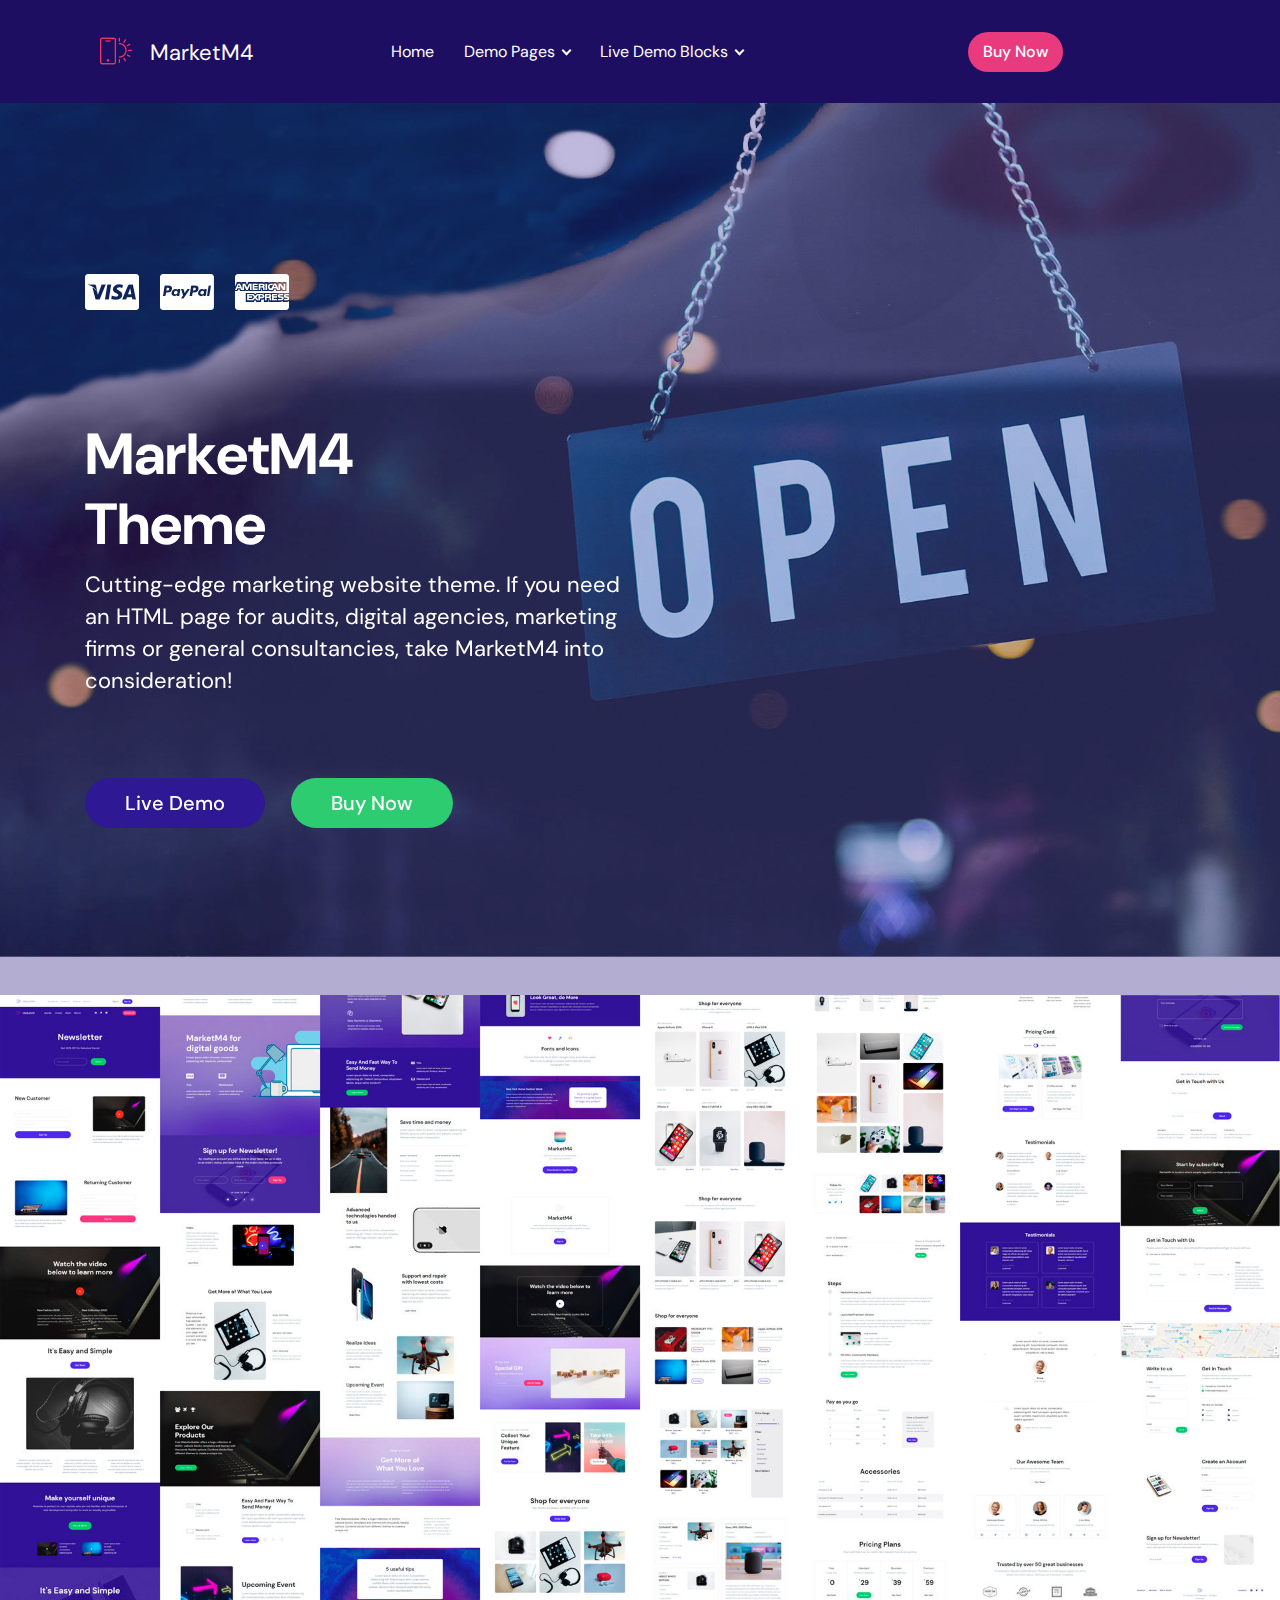
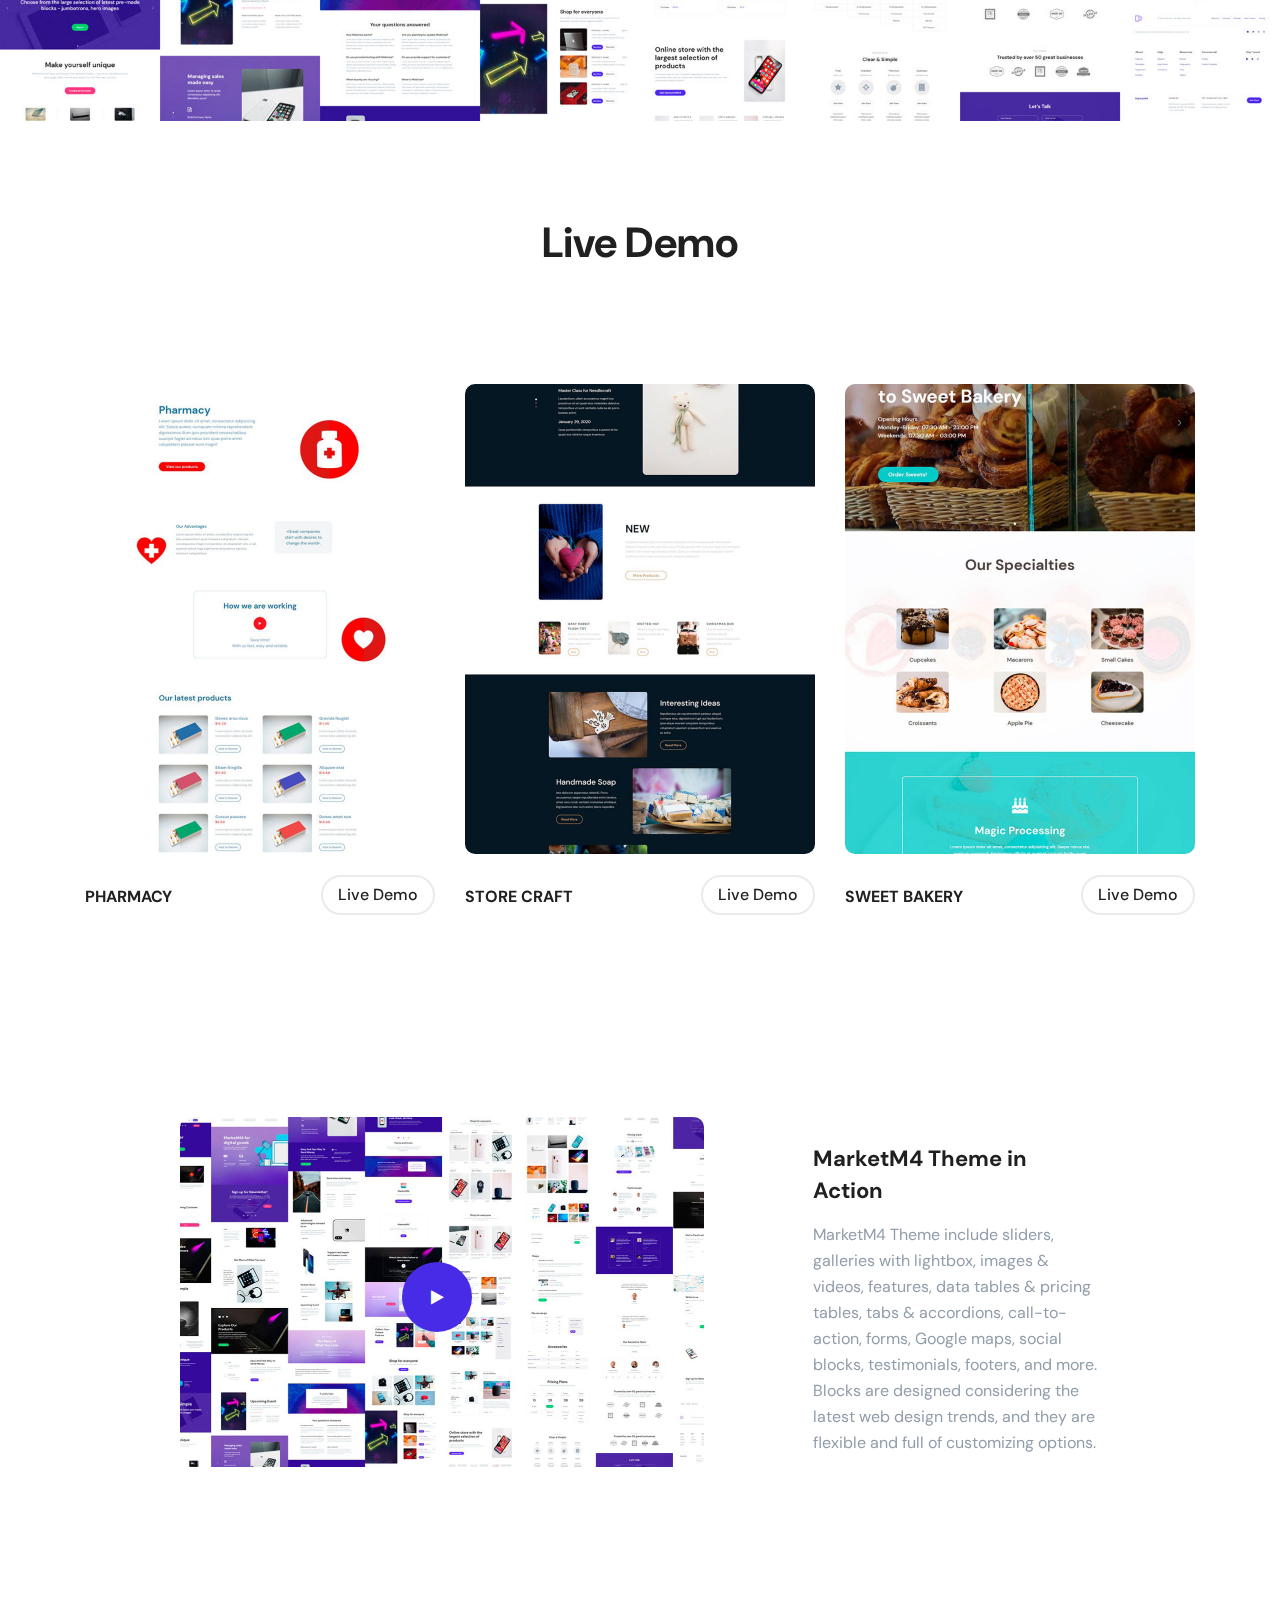
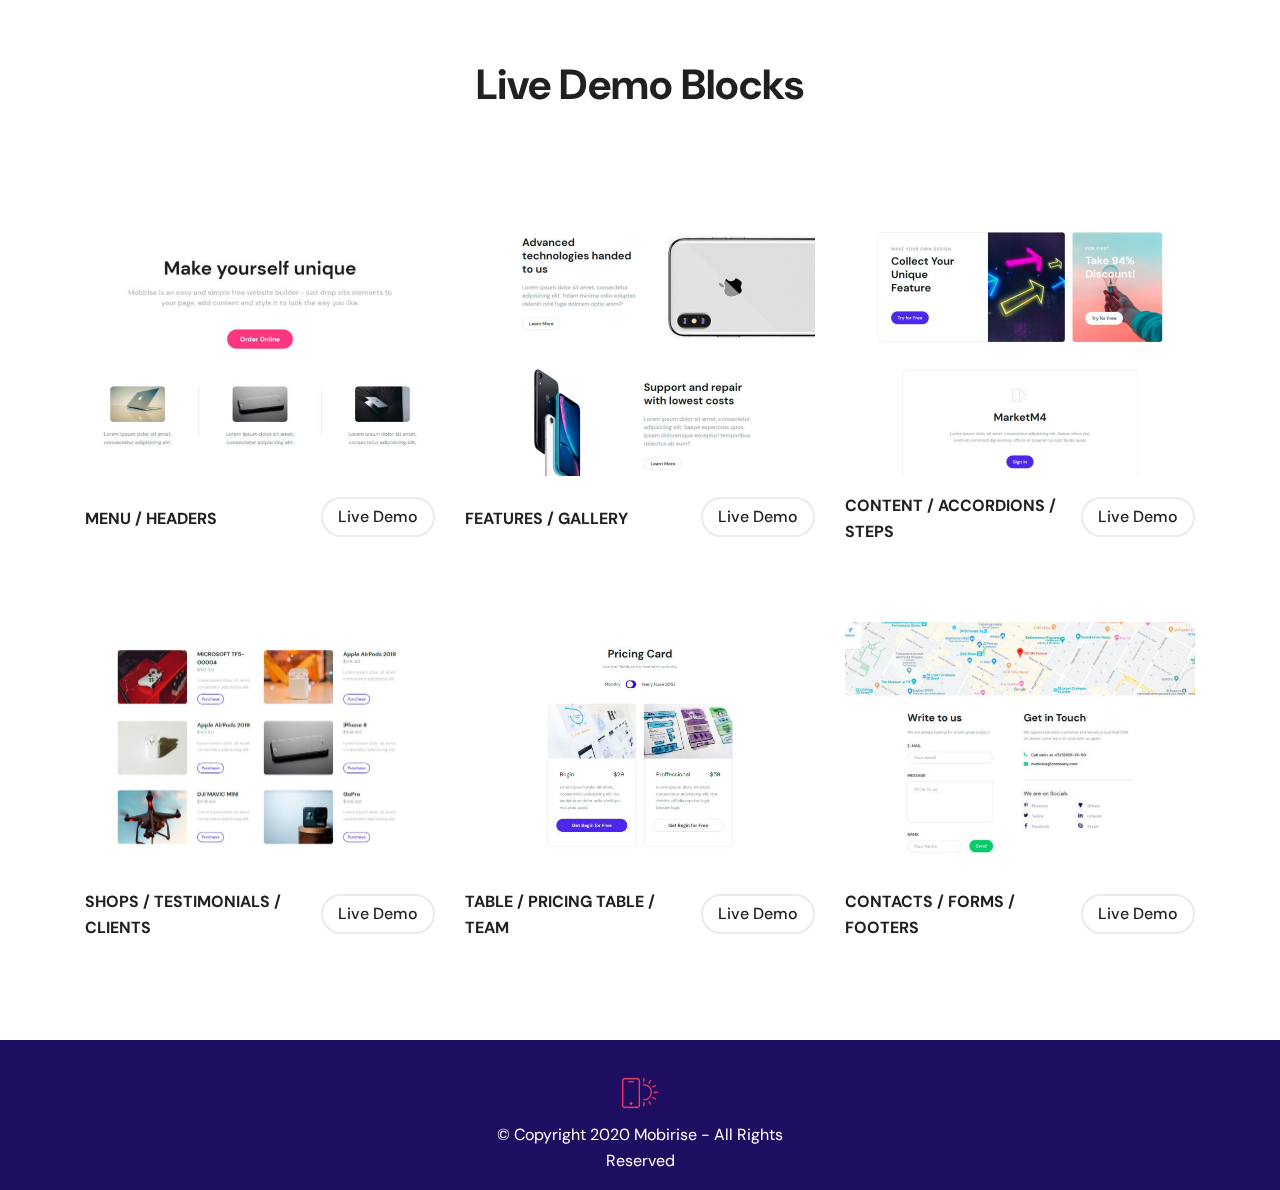
<file: index.html>
<!DOCTYPE html>
<html  >
<head>
  <!-- Site made with Mobirise Website Builder v4.11.7, https://mobirise.com -->
  <meta charset="UTF-8">
  <meta http-equiv="X-UA-Compatible" content="IE=edge">
  <meta name="generator" content="Mobirise v4.11.7, mobirise.com">
  <meta name="viewport" content="width=device-width, initial-scale=1, minimum-scale=1">
  <link rel="shortcut icon" href="assets/images/logo2-128x128.png" type="image/x-icon">
  <meta name="description" content="New MarketM4 Theme HTML Template - Download Now!">
  
  <title>Home</title>
  <link rel="stylesheet" href="assets/web/assets/mobirise-icons/mobirise-icons.css">
  <link rel="stylesheet" href="assets/font-awesome/css/font-awesome.css">
  <link rel="stylesheet" href="assets/tether/tether.min.css">
  <link rel="stylesheet" href="assets/bootstrap/css/bootstrap.min.css">
  <link rel="stylesheet" href="assets/bootstrap/css/bootstrap-grid.min.css">
  <link rel="stylesheet" href="assets/bootstrap/css/bootstrap-reboot.min.css">
  <link rel="stylesheet" href="assets/dropdown/css/style.css">
  <link rel="stylesheet" href="assets/socicon/css/styles.css">
  <link rel="stylesheet" href="assets/theme/css/style.css">
  <link rel="stylesheet" href="assets/recaptcha.css">
  <link rel="preload" as="style" href="assets/mobirise/css/mbr-additional.css"><link rel="stylesheet" href="assets/mobirise/css/mbr-additional.css" type="text/css">
  
  
  
</head>
<body>
  <section class="menu1 cid-rNJ7cAqhvF" once="menu" id="menu1-z">

    
    

    <nav class="navbar navbar-dropdown navbar-fixed-top navbar-expand-lg">
                      <div class="container">
        <div class="navbar-brand">
            <div class="col-lg-auto">
            <span class="navbar-logo">
                <a href="index.html">
                    <img src="assets/images/logo2-128x128.png" alt="Mobirise" title="" style="height: 2rem;">
                </a>
            </span>
            <span class="navbar-caption-wrap"><a class="navbar-caption text-white display-7" href="index.html">
                    MarketM4</a></span>
        </div>
    </div>
        <button class="navbar-toggler" type="button" data-toggle="collapse" data-target="#navbarSupportedContent" aria-controls="navbarNavAltMarkup" aria-expanded="false" aria-label="Toggle navigation">
            <div class="hamburger">
                <span></span>
                <span></span>
                <span></span>
                <span></span>
            </div>
        </button>
      <div class="collapse navbar-collapse col-lg-auto" id="navbarSupportedContent">
            <ul class="navbar-nav nav-dropdown" data-app-modern-menu="true"><li class="nav-item">
                    <a class="nav-link link text-white display-4" href="index.html">
                        Home</a>
                </li>
                <li class="nav-item dropdown">
                    <a class="nav-link link text-white dropdown-toggle display-4" href="https://mobirise.com" data-toggle="dropdown-submenu" aria-expanded="false">Demo Pages</a><div class="dropdown-menu"><a class="text-white dropdown-item display-4" href="pharmacy/index.html">Pharmacy</a><a class="text-white dropdown-item display-4" href="store_craft/index.html" aria-expanded="false">Store Craft</a><a class="text-white dropdown-item display-4" href="sweet_bakery/index.html" aria-expanded="false">Sweet Bakery</a></div>
                </li>
                <li class="nav-item dropdown">
                    <a class="nav-link link text-white dropdown-toggle display-4" href="https://mobirise.com" data-toggle="dropdown-submenu" aria-expanded="false">
                         Live Demo Blocks</a><div class="dropdown-menu"><a class="text-white dropdown-item display-4" href="headers.html">Menu / Headers</a><a class="text-white dropdown-item display-4" href="features.html" aria-expanded="false">Features / Gallery</a><a class="text-white dropdown-item display-4" href="content.html" aria-expanded="false">Content / Accordions / Steps</a><a class="text-white dropdown-item display-4" href="shops.html" aria-expanded="false">Shops / Testimonials / Clients</a><a class="text-white dropdown-item display-4" href="table.html" aria-expanded="false">Table  / Pricing Table / Team</a><a class="text-white dropdown-item display-4" href="contacts.html" aria-expanded="false">Contacts / Forms / Footers</a></div>
                </li></ul>
            
           <div class="navbar-buttons mbr-section-btn col-lg-auto"><a class="btn btn-sm btn-danger display-4" href="https://mobirise.com">
                    Buy Now</a></div>
      </div>
    </div></nav>
</section>

<section class="features2 cid-rNDfGFKtYk mbr-parallax-background" id="features2-5">

    

    <div class="mbr-overlay" style="opacity: 0.3; background-color: rgb(47, 24, 147);">
    </div>

    <div class="container">
        <div class="row justify-content-start">
            <div class="col-xl-6 col-md-7 col-sm-9 text-white">
           <div class="icons">
                  
                  
                  
              <span class="mbr-iconfont fa-cc-visa fa"></span><span class="mbr-iconfont fa-cc-paypal fa"></span><span class="mbr-iconfont fa-cc-amex fa"></span></div>
               <h2 class="mbr-section-title mbr-bold mbr-fonts-style display-2">MarketM4 <br>Theme</h2>
               <p class="mbr-text mbr-fonts-style display-7">Cutting-edge marketing website theme. If you need an HTML page for audits, digital agencies, marketing firms or general consultancies, take MarketM4 into consideration!</p>
                <div class="mbr-section-btn"><a class="btn btn-lg btn-primary display-7" href="index.html#header11-h">Live Demo</a> <a class="btn btn-lg btn-success display-7" href="https://mobirise.co">Buy Now</a></div>
           </div>
            </div>
            </div>
</section>

<section class="header5 cid-rNDhN8KW8Q" id="header5-6">

    

    

    <div class="container-fluid">
        <div class="row justify-content-center">
            <div class="col-lg-8 text-center">
                
                
            </div>
            <div class="block__image col-12">
                <img src="assets/images/demo-marketm4-1920x1089.jpg" alt="Mobirise" title="">
            </div>
            
            
            
        </div>  
    </div>
                   
</section>

<section class="shop4 cid-rNDml2l8EU" id="shop4-c">

    

    

    <div class="container">
        <div class="row justify-content-center text-center">
           <div class="col-xl-7 col-lg-8 col-md-10">
               <h2 class="mbr-section-title mbr-bold mbr-fonts-style display-5">Live Demo</h2>
               
            </div>
        </div>
        <div class="row justify-content-center text-center text-md-left content__block">
            
            <div class="card__products col-lg-4 col-md-4 col-sm-8">
                <div class="image">
                    <a href="pharmacy/index.html"><img src="assets/images/live-demo-pharmacy-700x1050.jpg" alt="" data-target="#mbrCarousel" data-slide-to="0" title=""></a>
                </div>
                <div class="d-flex flex-column-reverse flex-md-row align-items-center justify-content-between card__bottom">
                    <p class="mt-md-0 card__title mbr-fonts-style display-4">PHARMACY</p>
                    <div class="mbr-section-btn"><a class="btn btn-sm btn-warning-outline display-4" href="pharmacy/index.html">Live Demo</a></div>
                </div>
                
            </div><div class="card__products col-lg-4 col-md-4 col-sm-8">
                <div class="image">
                    <a href="store_craft/index.html"><img src="assets/images/live-demo-craft-700x1050.jpg" alt="" data-target="#mbrCarousel" data-slide-to="0" title=""></a>
                </div>
                <div class="d-flex flex-column-reverse flex-md-row align-items-center justify-content-between card__bottom">
                    <p class="mt-md-0 card__title mbr-fonts-style display-4">STORE CRAFT</p>
                    <div class="mbr-section-btn"><a class="btn btn-sm btn-warning-outline display-4" href="store_craft/index.html">Live Demo</a></div>
                </div>
                
            </div><div class="card__products col-lg-4 col-md-4 col-sm-8">
                <div class="image">
                    <a href="sweet_bakery/index.html"><img src="assets/images/live-demo-bakery-1-700x1050.jpg" alt="" data-target="#mbrCarousel" data-slide-to="0" title=""></a>
                </div>
                <div class="d-flex flex-column-reverse flex-md-row align-items-center justify-content-between card__bottom">
                    <p class="mt-md-0 card__title mbr-fonts-style display-4">SWEET BAKERY</p>
                    <div class="mbr-section-btn"><a class="btn btn-sm btn-warning-outline display-4" href="sweet_bakery/index.html">Live Demo</a></div>
                </div>
                
            </div></div>
        </div>
        

</section>

<section class="header11 cid-rNEk2Jkhur" id="header11-h">

    

    

    <div class="container">
        <div class="row justify-content-center">
            <div class="col-xl-10 col-lg-11">
                <div class="row justify-content-between align-items-center">
                    <div class="mbr-figure col-md-7 mb-md-0">
                        <img src="assets/images/video-theme-in-action-1-1048x699.jpg" alt="Mobirise" title="">
                <div class="mbr-media show-modal align-center" data-modal=".modalWindow">
                     <span class="mbr-iconfont fa-play fa" style="color: rgb(255, 255, 255); fill: rgb(255, 255, 255); font-size: 16px;"></span>
                    </div>
                </div>
                <div class="col-md-4">
                <h1 class="mbr-section-title mbr-bold mbr-fonts-style display-7">MarketM4 Theme in Action</h1>
                    <p class="mbr-text mbr-fonts-style display-4">MarketM4 Theme include sliders, galleries with lightbox, images &amp; videos, features, data tables &amp; pricing tables, tabs &amp; accordions, call-to-action, forms, Google maps, social blocks, testimonials, footers, and more. Blocks are designed considering the latest web design trends, and they are flexible and full of customizing options.</p>
                    
                    </div>
        </div>
        <div class="modalWindow" style="display: none;">
            <div class="modalWindow-container">
                <div class="modalWindow-video-container">
                    <div class="modalWindow-video">
                        <iframe width="100%" height="100%" frameborder="0" allowfullscreen="1" data-src="https://www.youtube.com/watch?v=PvdbrT8w9r8&amp;feature=youtu.be"></iframe>
                    </div>
                    <a class="close" role="button" data-dismiss="modal">
                        <span aria-hidden="true" class="mbri-close mbr-iconfont closeModal"></span>
                        <span class="sr-only">Close</span>
                    </a>
                </div>
            </div>
        </div>
            
            </div>
        </div>
    </div>
</section>

<section class="shop4 cid-rNDpRafIMK" id="shop4-g">

    

    

    <div class="container">
        <div class="row justify-content-center text-center">
           <div class="col-xl-7 col-lg-8 col-md-10">
               <h2 class="mbr-section-title mbr-bold mbr-fonts-style display-5">Live Demo Blocks</h2>
               
            </div>
        </div>
        <div class="row justify-content-center text-center text-md-left content__block">
            
            <div class="card__products col-lg-4 col-md-4 col-sm-8">
                <div class="image">
                    <a href="headers.html"><img src="assets/images/live-block-headers-700x398.jpg" alt="" data-target="#mbrCarousel" data-slide-to="0" title=""></a>
                </div>
                <div class="d-flex flex-column-reverse flex-md-row align-items-center justify-content-between card__bottom">
                    <p class="mt-md-0 card__title mbr-fonts-style display-4">MENU / HEADERS</p>
                    <div class="mbr-section-btn"><a class="btn btn-sm btn-warning-outline display-4" href="headers.html">Live Demo</a></div>
                </div>
                
            </div><div class="card__products col-lg-4 col-md-4 col-sm-8">
                <div class="image">
                    <a href="features.html"><img src="assets/images/live-block-features-700x578.jpg" alt="" data-target="#mbrCarousel" data-slide-to="0" title=""></a>
                </div>
                <div class="d-flex flex-column-reverse flex-md-row align-items-center justify-content-between card__bottom">
                    <p class="mt-md-0 card__title mbr-fonts-style display-4">FEATURES / GALLERY</p>
                    <div class="mbr-section-btn"><a class="btn btn-sm btn-warning-outline display-4" href="features.html">Live Demo</a></div>
                </div>
                
            </div><div class="card__products col-lg-4 col-md-4 col-sm-8">
                <div class="image">
                    <a href="content.html"><img src="assets/images/live-block-content-700x588.jpg" alt="" data-target="#mbrCarousel" data-slide-to="0" title=""></a>
                </div>
                <div class="d-flex flex-column-reverse flex-md-row align-items-center justify-content-between card__bottom">
                    <p class="mt-md-0 card__title mbr-fonts-style display-4">CONTENT / ACCORDIONS / STEPS</p>
                    <div class="mbr-section-btn"><a class="btn btn-sm btn-warning-outline display-4" href="content.html">Live Demo</a></div>
                </div>
                
            </div><div class="card__products col-lg-4 col-md-4 col-sm-8">
                <div class="image">
                    <a href="shops.html"><img src="assets/images/live-block-shops-700x501.jpg" alt="" data-target="#mbrCarousel" data-slide-to="0" title=""></a>
                </div>
                <div class="d-flex flex-column-reverse flex-md-row align-items-center justify-content-between card__bottom">
                    <p class="mt-md-0 card__title mbr-fonts-style display-4">SHOPS /&nbsp;TESTIMONIALS / CLIENTS&nbsp;</p>
                    <div class="mbr-section-btn"><a class="btn btn-sm btn-warning-outline display-4" href="shops.html">Live Demo</a></div>
                </div>
                
            </div><div class="card__products col-lg-4 col-md-4 col-sm-8">
                <div class="image">
                    <a href="table.html"><img src="assets/images/live-block-pricing-700x491.jpg" alt="" data-target="#mbrCarousel" data-slide-to="0" title=""></a>
                </div>
                <div class="d-flex flex-column-reverse flex-md-row align-items-center justify-content-between card__bottom">
                    <p class="mt-md-0 card__title mbr-fonts-style display-4">TABLE / PRICING TABLE / TEAM</p>
                    <div class="mbr-section-btn"><a class="btn btn-sm btn-warning-outline display-4" href="table.html">Live Demo</a></div>
                </div>
                
            </div><div class="card__products col-lg-4 col-md-4 col-sm-8">
                <div class="image">
                    <a href="contacts.html"><img src="assets/images/live-block-contacts-700x372.jpg" alt="" data-target="#mbrCarousel" data-slide-to="0" title=""></a>
                </div>
                <div class="d-flex flex-column-reverse flex-md-row align-items-center justify-content-between card__bottom">
                    <p class="mt-md-0 card__title mbr-fonts-style display-4">CONTACTS / FORMS / FOOTERS</p>
                    <div class="mbr-section-btn"><a class="btn btn-sm btn-warning-outline display-4" href="contacts.html">Live Demo</a></div>
                </div>
                
            </div></div>
        </div>
        

</section>

<section class="footer1 cid-rOi6dtzihy" id="footer1-3j">
    <!-- always-bottom global -->

    

    

    <div class="container">
        <div class="row justify-content-between align-items-center wrapper">
            <div class="col-lg-4 col-sm-6 text-sm-right text-lg-left order-1 order-lg-0">
                <ul class="foot__menu justify-content-center justify-content-sm-start">
                    
                    
                    
                <li class="menu__items mbr-fonts-style display-4"></li></ul>
            </div>
            <div class="mb-lg-0 col-lg-auto order-0 text-center brand">
               
                 <img class="logo__image" src="assets/images/logo2-72x72.png" alt="Mobirise" title="">
            </div>
            <div class="col-lg-4 col-sm-6 text-center text-sm-left text-lg-right order-2 order-lg-0">
                
            </div>
        </div>
        <div class="row justify-content-center">
            <div class="col-xl-4 col-lg-5 col-md-6 col-sm-8 text-center privacy ">
               <p class="mbr-text mbr-fonts-style display-4">© Copyright 2020 Mobirise - All Rights Reserved</p>
            </div>
        </div>
                
       </div>
</section>


  <script src="assets/web/assets/jquery/jquery.min.js"></script>
  <script src="assets/popper/popper.min.js"></script>
  <script src="assets/tether/tether.min.js"></script>
  <script src="assets/bootstrap/js/bootstrap.min.js"></script>
  <script src="assets/parallax/jarallax.min.js"></script>
  <script src="assets/dropdown/js/nav-dropdown.js"></script>
  <script src="assets/dropdown/js/navbar-dropdown.js"></script>
  <script src="assets/touchswipe/jquery.touch-swipe.min.js"></script>
  <script src="assets/smoothscroll/smooth-scroll.js"></script>
  <script src="assets/theme/js/script.js"></script>
  
  
</body>
</html>
</file>
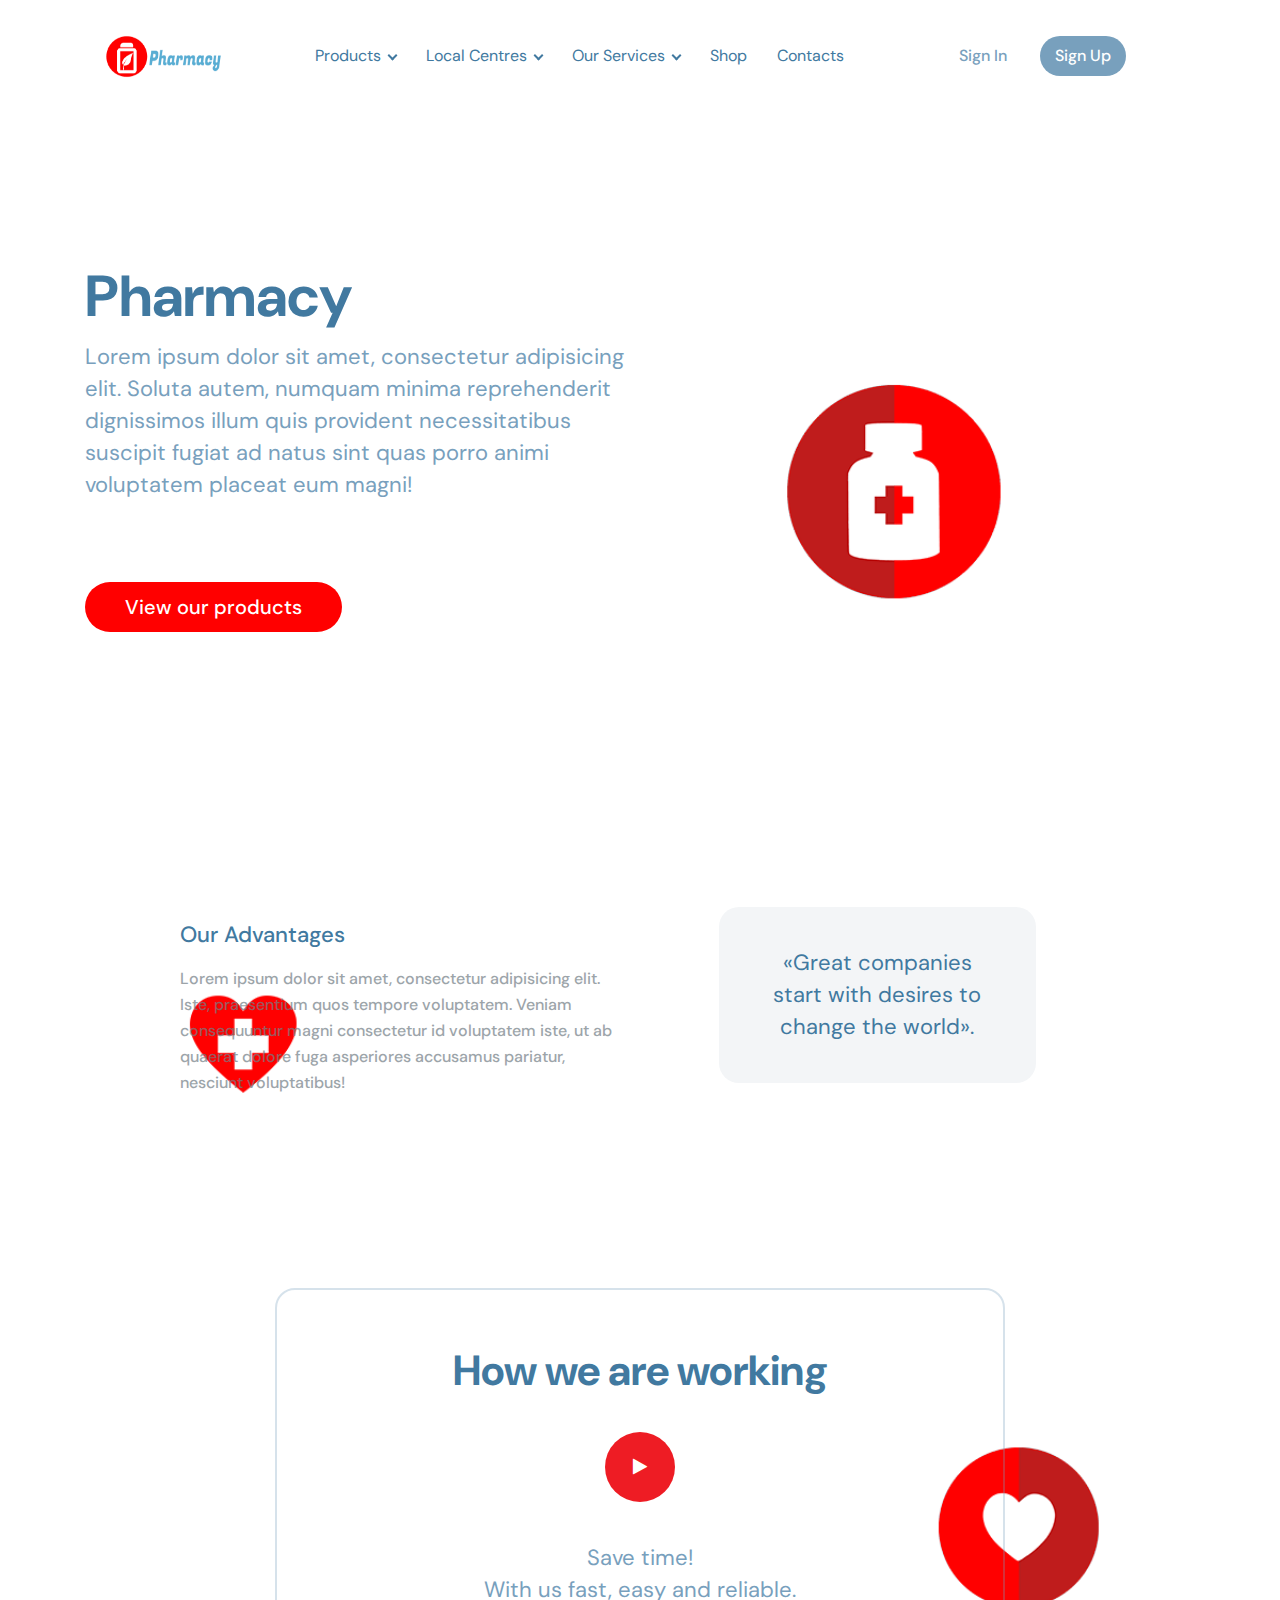
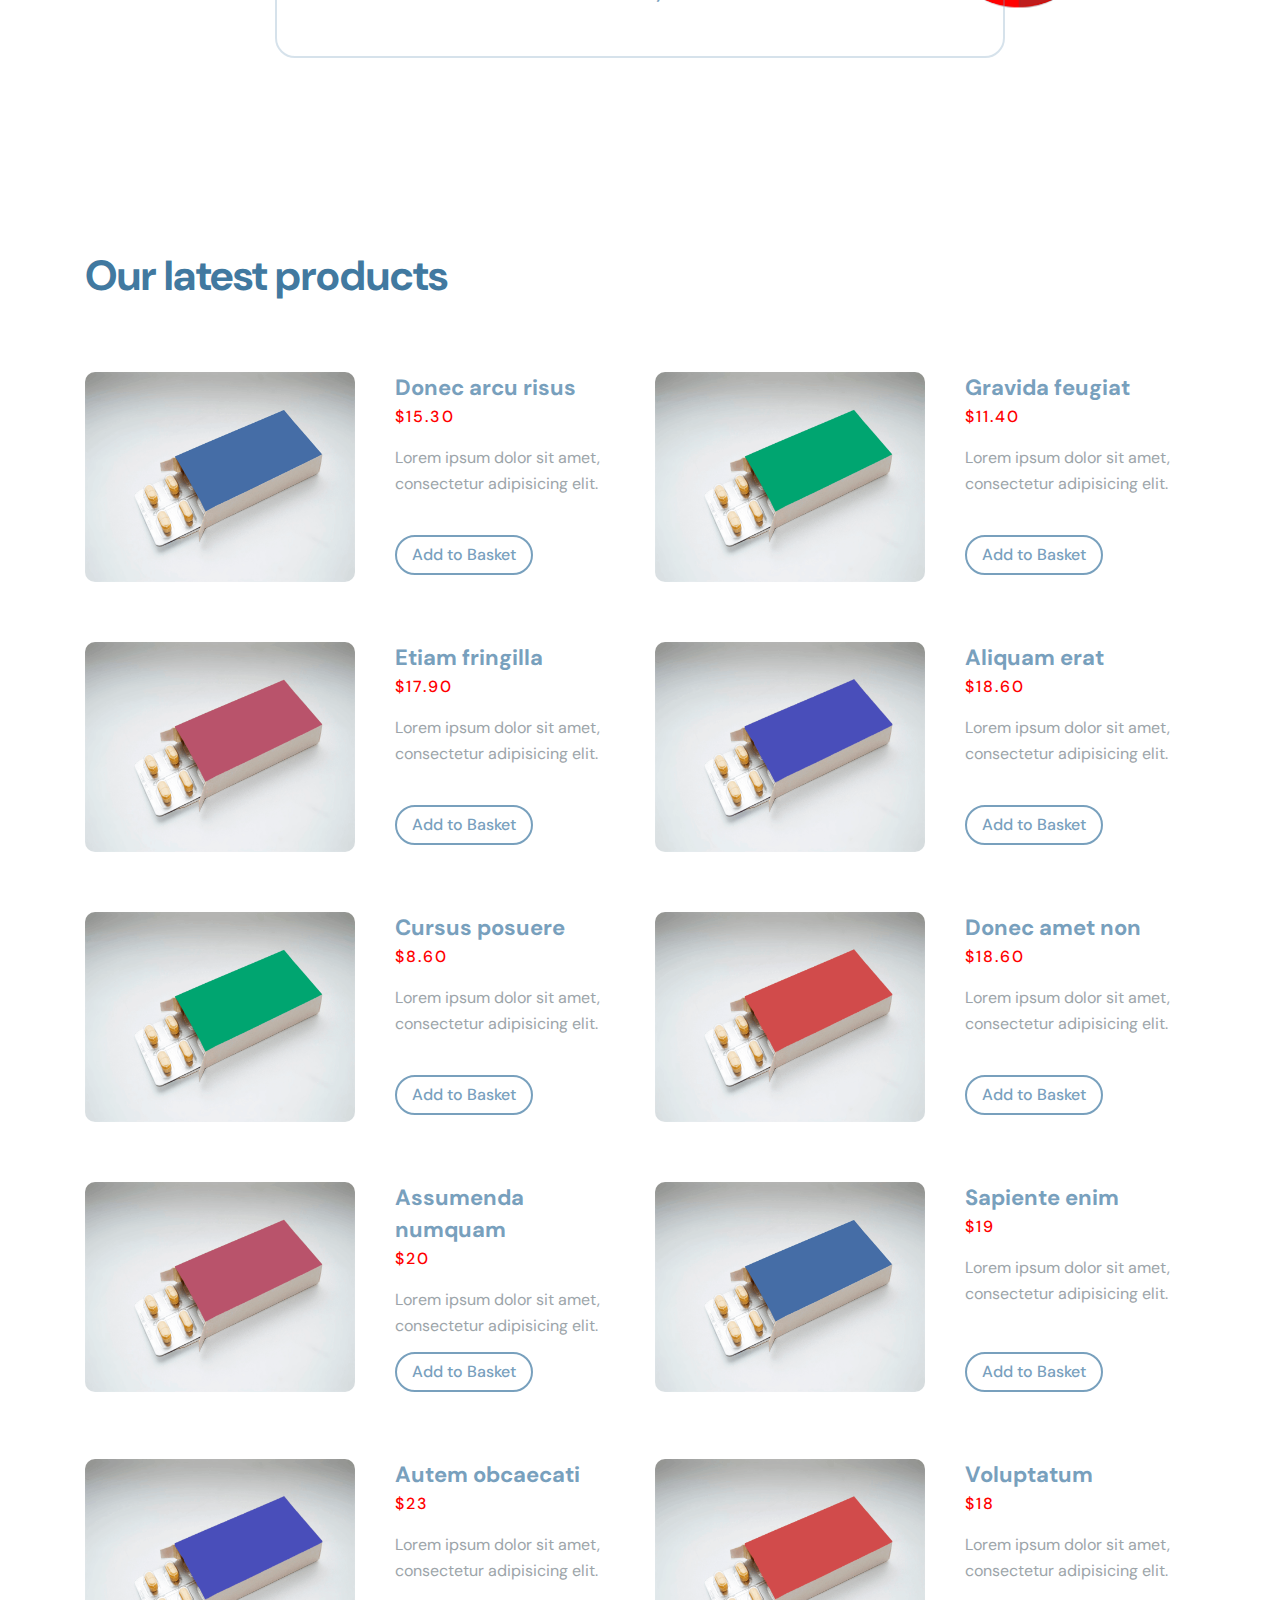
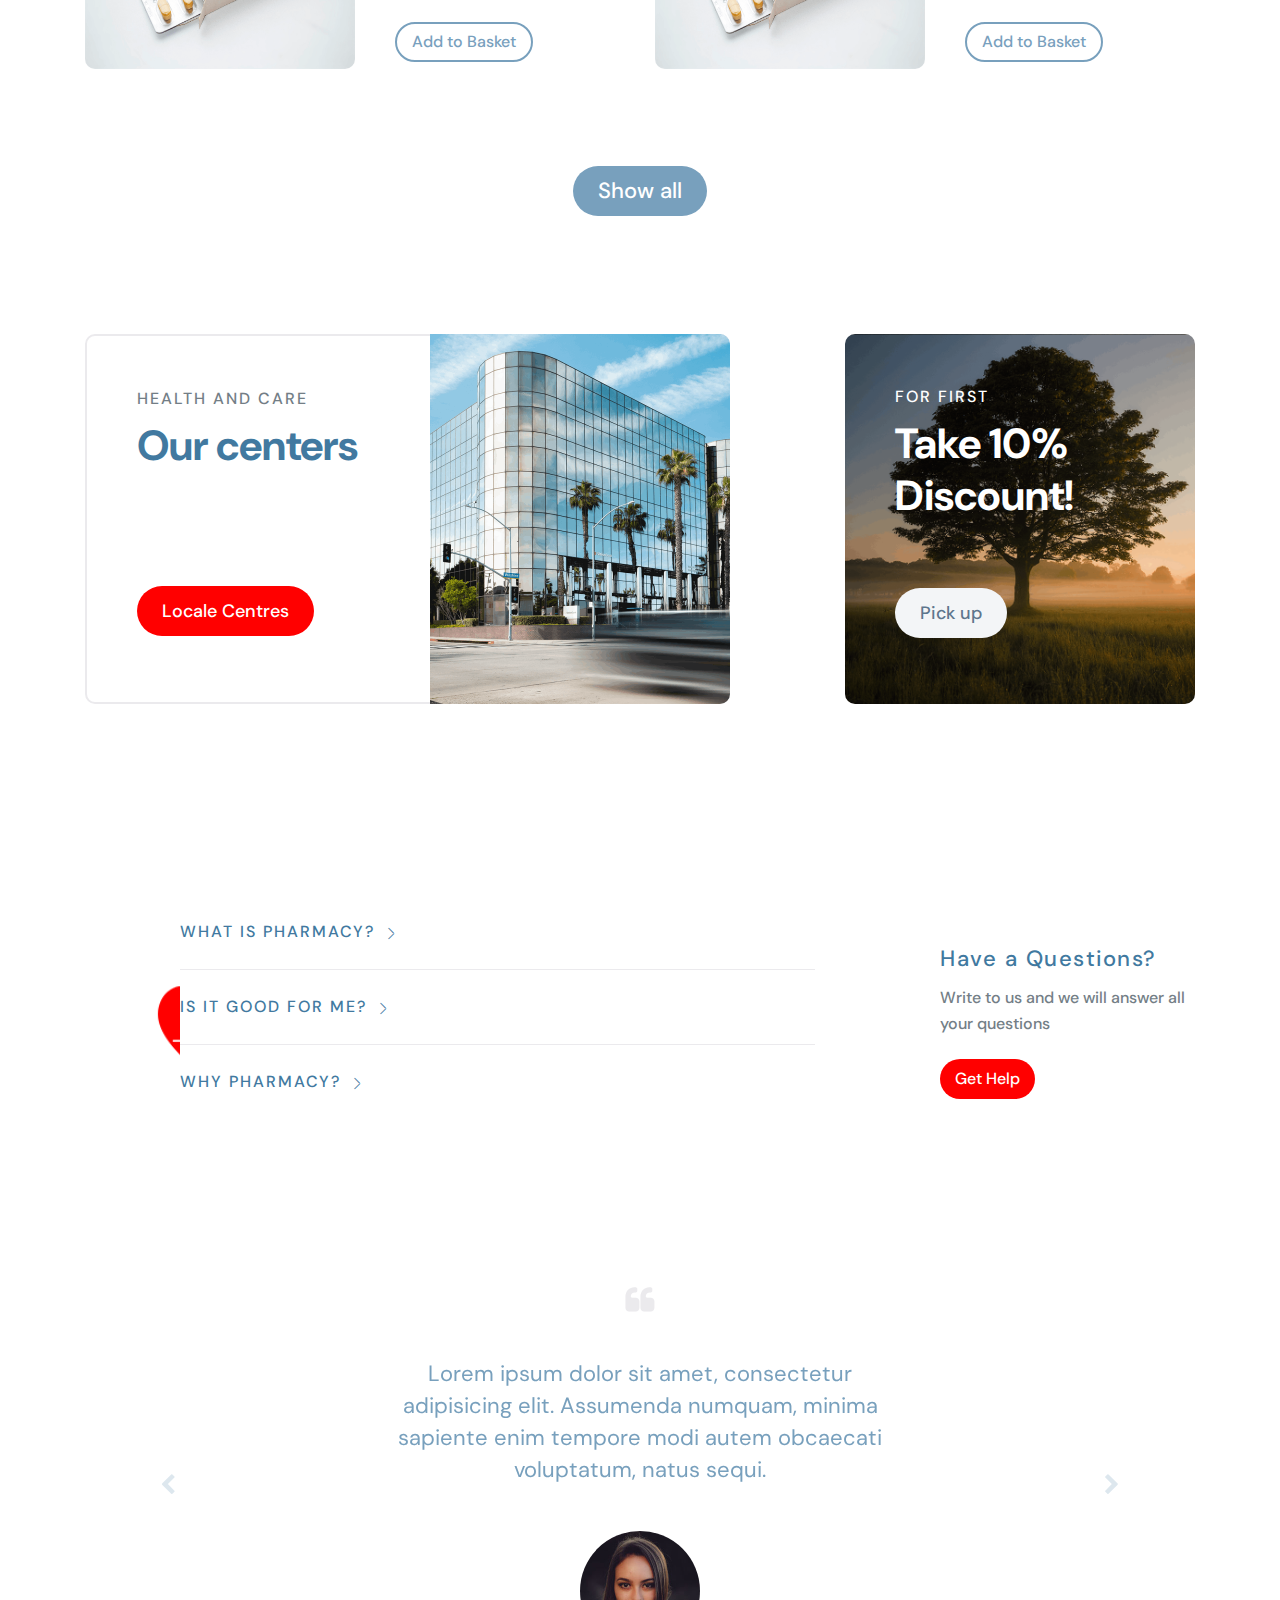
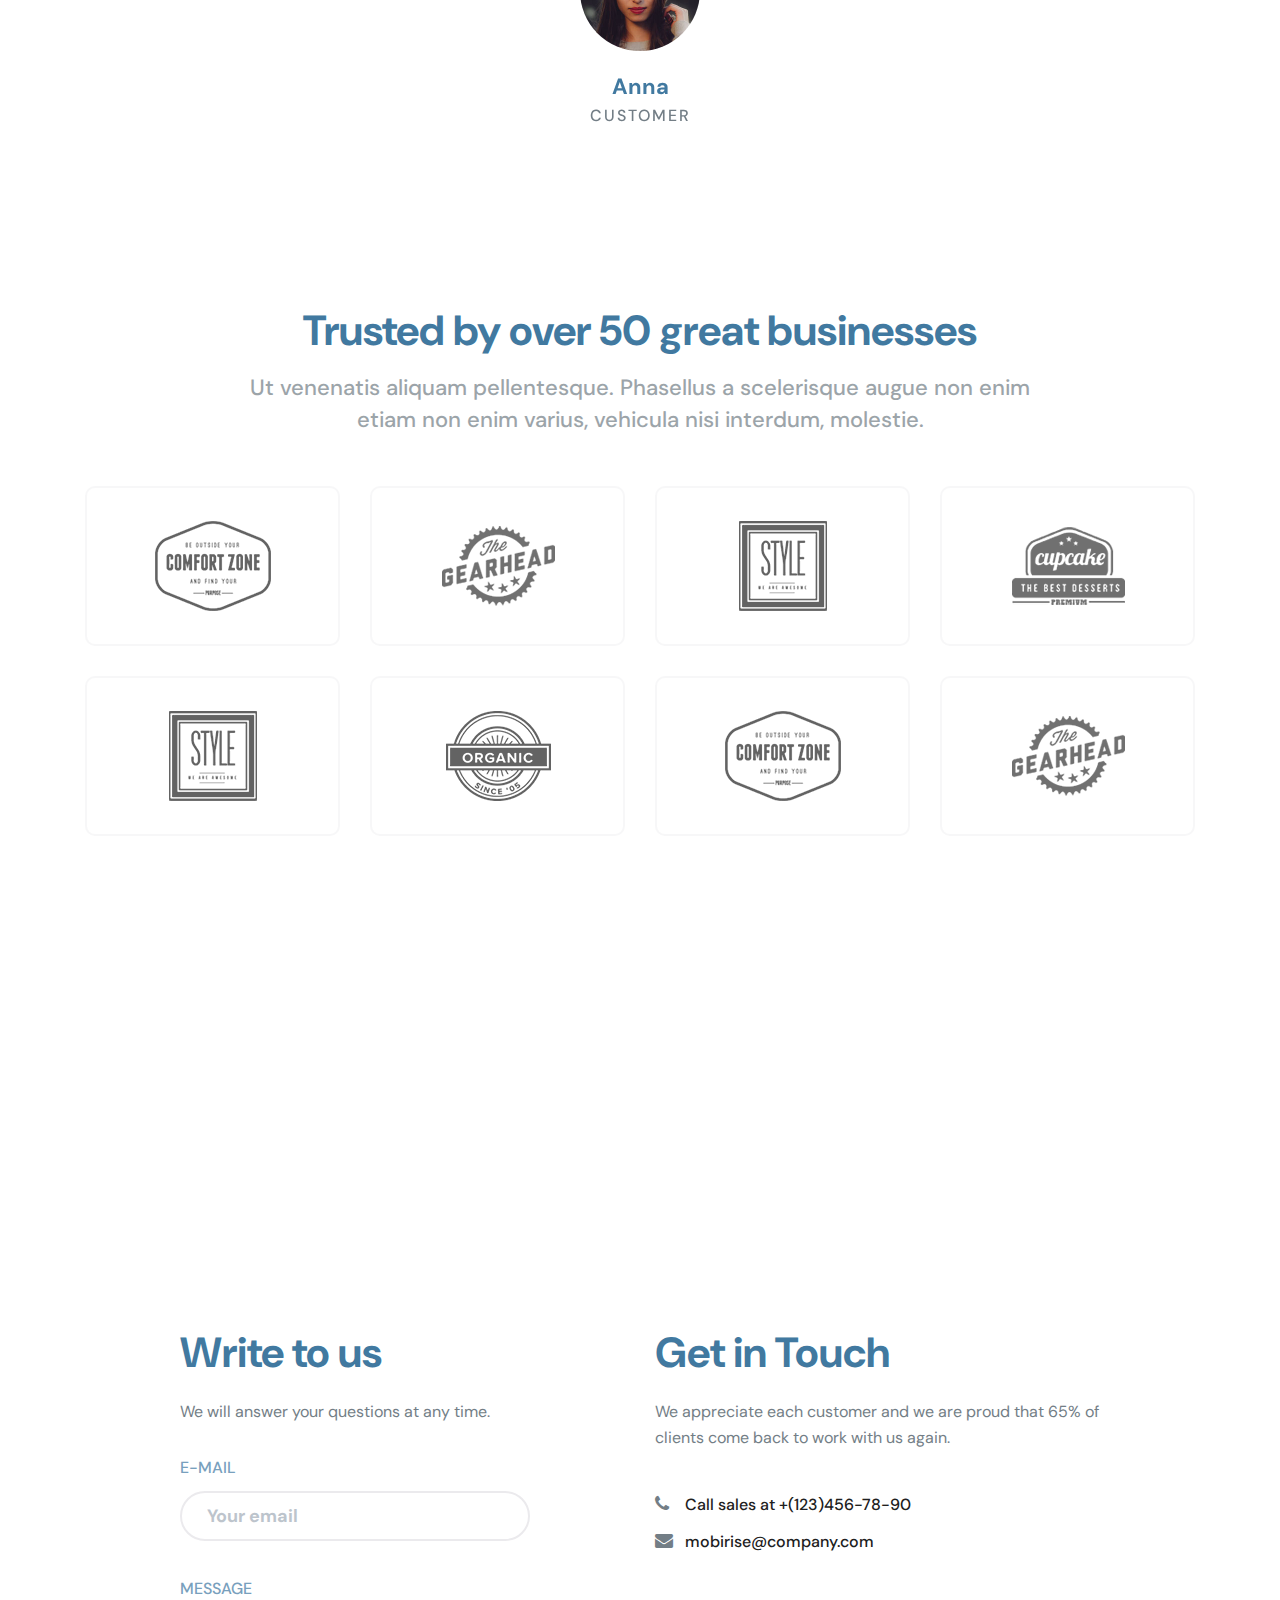
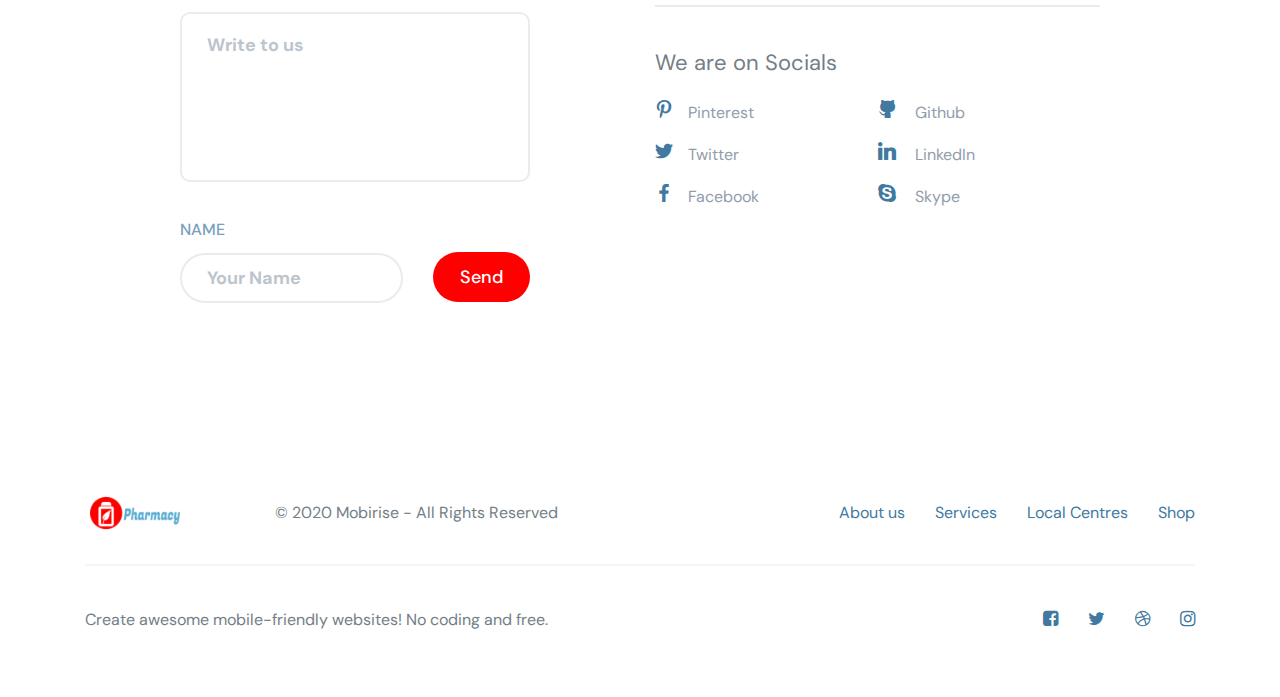
<file: pharmacy/index.html>
<!DOCTYPE html>
<html  >
<head>
  <!-- Site made with Mobirise Website Builder v4.11.7, https://mobirise.com -->
  <meta charset="UTF-8">
  <meta http-equiv="X-UA-Compatible" content="IE=edge">
  <meta name="generator" content="Mobirise v4.11.7, mobirise.com">
  <meta name="viewport" content="width=device-width, initial-scale=1, minimum-scale=1">
  <link rel="shortcut icon" href="assets/images/logo-pharmacy-200x83.png" type="image/x-icon">
  <meta name="description" content="">
  
  <title>Home</title>
  <link rel="stylesheet" href="assets/web/assets/mobirise-icons/mobirise-icons.css">
  <link rel="stylesheet" href="assets/font-awesome/css/font-awesome.css">
  <link rel="stylesheet" href="assets/tether/tether.min.css">
  <link rel="stylesheet" href="assets/bootstrap/css/bootstrap.min.css">
  <link rel="stylesheet" href="assets/bootstrap/css/bootstrap-grid.min.css">
  <link rel="stylesheet" href="assets/bootstrap/css/bootstrap-reboot.min.css">
  <link rel="stylesheet" href="assets/dropdown/css/style.css">
  <link rel="stylesheet" href="assets/formstyler/jquery.formstyler.css">
  <link rel="stylesheet" href="assets/formstyler/jquery.formstyler.theme.css">
  <link rel="stylesheet" href="assets/datepicker/jquery.datetimepicker.min.css">
  <link rel="stylesheet" href="assets/socicon/css/styles.css">
  <link rel="stylesheet" href="assets/theme/css/style.css">
  <link rel="stylesheet" href="assets/formoid-css/recaptcha.css">
  <link rel="preload" as="style" href="assets/mobirise/css/mbr-additional.css"><link rel="stylesheet" href="assets/mobirise/css/mbr-additional.css" type="text/css">
  
  
  

</head>
<body>
  <section class="menu2 cid-rO7nNzZEVF" once="menu" id="menu2-0">

    
    

    <nav class="navbar navbar-dropdown navbar-expand-lg">
                      <div class="container">
        <div class="navbar-brand">
            <div class="col-lg-auto">
            <span class="navbar-logo">
                <a href="https://mobirise.com">
                    <img src="assets/images/logo-pharmacy-200x83.png" alt="Mobirise" title="" style="height: 3.3rem;">
                </a>
            </span>
            
        </div>
    </div>
        <button class="navbar-toggler" type="button" data-toggle="collapse" data-target="#navbarSupportedContent" aria-controls="navbarNavAltMarkup" aria-expanded="false" aria-label="Toggle navigation">
            <div class="hamburger">
                <span></span>
                <span></span>
                <span></span>
                <span></span>
            </div>
        </button>
      <div class="collapse navbar-collapse col-lg-auto" id="navbarSupportedContent">
            <ul class="navbar-nav nav-dropdown" data-app-modern-menu="true"><li class="nav-item dropdown">
                    <a class="nav-link link dropdown-toggle text-primary display-4" href="https://mobirise.com" aria-expanded="false" data-toggle="dropdown-submenu">
                        Products</a><div class="dropdown-menu">
                <a class="dropdown-item text-primary display-4" href="https://mobirise.com" aria-expanded="false">New Item</a><a class="dropdown-item text-primary display-4" href="https://mobirise.com" aria-expanded="false">New Item</a><a class="dropdown-item text-primary display-4" href="https://mobirise.com" aria-expanded="false">New Item</a><a class="dropdown-item text-primary display-4" href="https://mobirise.com" aria-expanded="false">New Item</a><a class="text-primary dropdown-item display-4" href="https://mobirise.com" aria-expanded="false">New Item</a><a class="text-primary dropdown-item display-4" href="https://mobirise.com" aria-expanded="false">New Item</a><a class="text-primary dropdown-item display-4" href="https://mobirise.com" aria-expanded="false">New Item</a><a class="text-primary dropdown-item display-4" href="https://mobirise.com" aria-expanded="false">New Item</a><a class="text-primary dropdown-item display-4" href="https://mobirise.com" aria-expanded="false">New Item</a><a class="text-primary dropdown-item display-4" href="https://mobirise.com" aria-expanded="false">New Item</a><a class="text-primary dropdown-item display-4" href="https://mobirise.com" aria-expanded="false">New Item</a><a class="text-primary dropdown-item display-4" href="https://mobirise.com" aria-expanded="false">New Item</a><a class="text-primary dropdown-item display-4" href="https://mobirise.com" aria-expanded="false">New Item</a>
                </div>
                </li><li class="nav-item dropdown"><a class="nav-link link dropdown-toggle text-primary display-4" href="https://mobirise.com" aria-expanded="false" data-toggle="dropdown-submenu">
                        Local Centres</a><div class="dropdown-menu"><a class="dropdown-item text-primary display-4" href="https://mobirise.com" aria-expanded="false">New Item</a><a class="dropdown-item text-primary display-4" href="https://mobirise.com" aria-expanded="false">New Item</a><a class="dropdown-item text-primary display-4" href="https://mobirise.com" aria-expanded="false">New Item</a><a class="text-primary dropdown-item display-4" href="https://mobirise.com" aria-expanded="false">New Item</a></div></li><li class="nav-item dropdown"><a class="nav-link link text-primary dropdown-toggle display-4" href="https://mobirise.com" aria-expanded="false" data-toggle="dropdown-submenu">Our Services</a><div class="dropdown-menu"><a class="text-primary dropdown-item display-4" href="https://mobirise.com" aria-expanded="false">New Item</a><a class="text-primary dropdown-item display-4" href="https://mobirise.com" aria-expanded="false">New Item</a><a class="text-primary dropdown-item display-4" href="https://mobirise.com" aria-expanded="false">New Item</a><a class="text-primary dropdown-item display-4" href="https://mobirise.com" aria-expanded="false">New Item</a><a class="text-primary dropdown-item display-4" href="https://mobirise.com" aria-expanded="false">New Item</a><a class="text-primary dropdown-item display-4" href="https://mobirise.com" aria-expanded="false">New Item</a><a class="text-primary dropdown-item display-4" href="https://mobirise.com" aria-expanded="false">New Item</a><a class="text-primary dropdown-item display-4" href="https://mobirise.com" aria-expanded="false">New Item</a></div></li><li class="nav-item"><a class="nav-link link text-primary display-4" href="https://mobirise.com" aria-expanded="false">
                        Shop</a></li><li class="nav-item"><a class="nav-link link text-primary display-4" href="https://mobirise.com" aria-expanded="false">
                        Contacts</a></li></ul>
            
           <div class="navbar-buttons mbr-section-btn col-lg-auto"><a class="btn btn-sm btn-info-outline btn__none display-4" href="https://mobirise.com">
                    Sign In</a> <a class="btn btn-sm btn-info display-4" href="https://mobirise.com">
                    Sign Up</a></div>
      </div>
    </div></nav>
</section>

<section class="features2 cid-rO7skNtX4n" id="features2-2">

    

    

    <div class="container">
        <div class="row justify-content-start">
            <div class="col-xl-6 col-md-7 col-sm-9 text-white">
           
               <h2 class="mbr-section-title mbr-bold mbr-fonts-style display-2">Pharmacy</h2>
               <p class="mbr-text mbr-fonts-style display-7">Lorem ipsum dolor sit amet, consectetur adipisicing elit. Soluta autem, numquam minima reprehenderit dignissimos illum quis provident necessitatibus suscipit fugiat ad natus sint quas porro animi voluptatem placeat eum magni!</p>
                <div class="mbr-section-btn"><a class="btn btn-lg btn-secondary display-7" href="https://mobirise.co">View our products</a></div>
           </div>
            </div>
            </div>
</section>

<section class="content6 cid-rO7v9Ura2T" id="content6-5">

    

    

    <div class="container">
        <div class="row justify-content-center">
            <div class="col-xl-10">
                <div class="row justify-content-md-end align-items-center flex-row-reverse">
           <div class="col-lg-4 col-md-6 text-center block__right">
                <p class="right__block-text mbr-fonts-style display-7"> «Great companies start with desires to change the world».<br></p>
            </div>
            <div class="col-lg-1"></div>
            <div class="col-lg-6 text-white content__block">
                <h2 class="mbr-section-title mbr-fonts-style display-7">Our Advantages</h2>
               <p class="mbr-text mbr-fonts-style display-4">Lorem ipsum dolor sit amet, consectetur adipisicing elit. Iste, praesentium quos tempore voluptatem. Veniam consequuntur magni consectetur id voluptatem iste, ut ab quaerat dolore fuga asperiores accusamus pariatur, nesciunt voluptatibus!</p>
                    </div>
               </div>
            </div>
        </div>
        </div>
</section>

<section class="content11 cid-rO7vo9Cjh7" id="content11-7">

    

    

    <div class="container">
        <div class="row text-center justify-content-center">
            <div class="col-xl-8 col-lg-8 col-md-10">
                <div class="block__inner">
                    <div class="row justify-content-center">
                        <div class="col-xl-10 col-md-8 text-white">
                               <h2 class="mbr-section-title mbr-bold mbr-fonts-style display-5">How we are working</h2>
                            <div class="mbr-media show-modal align-center" data-modal=".modalWindow">
                             <span class="mbr-iconfont fa-play fa" style="font-size: 18px;"></span>
                            </div>
                            
                               <p class="mbr-text mbr-fonts-style display-7">Save time!<br>With us fast, easy and reliable.<br></p>
                                
                            </div>
                        </div>
                    </div>
                </div>
            </div>
        <div class="modalWindow" style="display: none;">
                        <div class="modalWindow-container">
                            <div class="modalWindow-video-container">
                                <div class="modalWindow-video">
                                    <iframe width="100%" height="100%" frameborder="0" allowfullscreen="1" data-src="https://www.youtube.com/watch?v=36YgDDJ7XSc"></iframe>
                                </div>
                                <a class="close" role="button" data-dismiss="modal">
                                    <span aria-hidden="true" class="mbri-close mbr-iconfont closeModal"></span>
                                    <span class="sr-only">Close</span>
                                </a>
                            </div>
                        </div>
                    </div>
                </div>
</section>

<section class="shop5 cid-rO7vzRAS3Z" id="shop5-9">

    

    

    <div class="container">
       <h2 class="mbr-section-title mbr-bold mbr-fonts-style display-5">Our latest products</h2>
        <div class="row align-items-start align-items-lg-stretch wrapper__products">
            
            <div class="col-xl-6 col-lg-10 col-md-6 col-12 d-lg-flex align-items-stretch block__product">
                <div class="image align-self-start">
                     <a href="index.html"><img src="assets/images/pharmacy2-540x360.png" alt="Mobirise" title=""></a>
                </div>
                <div class="block__content">
                    <p class="title__block mbr-fonts-style display-7">Donec arcu risus</p>
                    <p class="price__block ls2fw500 mbr-fonts-style display-4">$15.30</p>
               <p class="mbr-text mbr-fonts-style display-4">Lorem ipsum dolor sit amet, consectetur adipisicing elit. </p>
                 <div class="mbr-section-btn"><a class="btn btn-sm btn-info-outline display-4" href="https://mobirise.co">Add to Basket</a></div>
                </div>
               </div><div class="col-xl-6 col-lg-10 col-md-6 col-12 d-lg-flex align-items-stretch block__product">
                <div class="image align-self-start">
                     <a href="index.html"><img src="assets/images/pharmacy3-540x360.png" alt="Mobirise" title=""></a>
                </div>
                <div class="block__content">
                    <p class="title__block mbr-fonts-style display-7">Gravida feugiat</p>
                    <p class="price__block ls2fw500 mbr-fonts-style display-4">$11.40</p>
               <p class="mbr-text mbr-fonts-style display-4">Lorem ipsum dolor sit amet, consectetur adipisicing elit. </p>
                 <div class="mbr-section-btn"><a class="btn btn-sm btn-info-outline display-4" href="https://mobirise.co">Add to Basket</a></div>
                </div>
               </div><div class="col-xl-6 col-lg-10 col-md-6 col-12 d-lg-flex align-items-stretch block__product">
                <div class="image align-self-start">
                     <a href="index.html"><img src="assets/images/pharmacy4-540x360.png" alt="Mobirise" title=""></a>
                </div>
                <div class="block__content">
                    <p class="title__block mbr-fonts-style display-7">Etiam fringilla</p>
                    <p class="price__block ls2fw500 mbr-fonts-style display-4">$17.90</p>
               <p class="mbr-text mbr-fonts-style display-4">Lorem ipsum dolor sit amet, consectetur adipisicing elit. </p>
                 <div class="mbr-section-btn"><a class="btn btn-sm btn-info-outline display-4" href="https://mobirise.co">Add to Basket</a></div>
                </div>
               </div><div class="col-xl-6 col-lg-10 col-md-6 col-12 d-lg-flex align-items-stretch block__product">
                <div class="image align-self-start">
                     <a href="index.html"><img src="assets/images/pharmacy6-540x360.png" alt="Mobirise" title=""></a>
                </div>
                <div class="block__content">
                    <p class="title__block mbr-fonts-style display-7">Aliquam erat</p>
                    <p class="price__block ls2fw500 mbr-fonts-style display-4">$18.60</p>
               <p class="mbr-text mbr-fonts-style display-4">Lorem ipsum dolor sit amet, consectetur adipisicing elit. </p>
                 <div class="mbr-section-btn"><a class="btn btn-sm btn-info-outline display-4" href="https://mobirise.co">Add to Basket</a></div>
                </div>
               </div><div class="col-xl-6 col-lg-10 col-md-6 col-12 d-lg-flex align-items-stretch block__product">
                <div class="image align-self-start">
                     <a href="index.html"><img src="assets/images/pharmacy3-540x360.png" alt="Mobirise" title=""></a>
                </div>
                <div class="block__content">
                    <p class="title__block mbr-fonts-style display-7">Cursus posuere</p>
                    <p class="price__block ls2fw500 mbr-fonts-style display-4">$8.60</p>
               <p class="mbr-text mbr-fonts-style display-4">Lorem ipsum dolor sit amet, consectetur adipisicing elit. </p>
                 <div class="mbr-section-btn"><a class="btn btn-sm btn-info-outline display-4" href="https://mobirise.co">Add to Basket</a></div>
                </div>
               </div><div class="col-xl-6 col-lg-10 col-md-6 col-12 d-lg-flex align-items-stretch block__product">
                <div class="image align-self-start">
                     <a href="index.html"><img src="assets/images/pharmacy5-540x360.png" alt="Mobirise" title=""></a>
                </div>
                <div class="block__content">
                    <p class="title__block mbr-fonts-style display-7">Donec amet non</p>
                    <p class="price__block ls2fw500 mbr-fonts-style display-4">$18.60</p>
               <p class="mbr-text mbr-fonts-style display-4">Lorem ipsum dolor sit amet, consectetur adipisicing elit. </p>
                 <div class="mbr-section-btn"><a class="btn btn-sm btn-info-outline display-4" href="https://mobirise.co">Add to Basket</a></div>
                </div>
               </div><div class="col-xl-6 col-lg-10 col-md-6 col-12 d-lg-flex align-items-stretch block__product">
                <div class="image align-self-start">
                     <a href="index.html"><img src="assets/images/pharmacy4-540x360.png" alt="Mobirise" title=""></a>
                </div>
                <div class="block__content">
                    <p class="title__block mbr-fonts-style display-7">Assumenda numquam</p>
                    <p class="price__block ls2fw500 mbr-fonts-style display-4">$20</p>
               <p class="mbr-text mbr-fonts-style display-4">Lorem ipsum dolor sit amet, consectetur adipisicing elit. </p>
                 <div class="mbr-section-btn"><a class="btn btn-sm btn-info-outline display-4" href="https://mobirise.co">Add to Basket</a></div>
                </div>
               </div><div class="col-xl-6 col-lg-10 col-md-6 col-12 d-lg-flex align-items-stretch block__product">
                <div class="image align-self-start">
                     <a href="index.html"><img src="assets/images/pharmacy2-540x360.png" alt="Mobirise" title=""></a>
                </div>
                <div class="block__content">
                    <p class="title__block mbr-fonts-style display-7">Sapiente enim</p>
                    <p class="price__block ls2fw500 mbr-fonts-style display-4">$19</p>
               <p class="mbr-text mbr-fonts-style display-4">Lorem ipsum dolor sit amet, consectetur adipisicing elit. </p>
                 <div class="mbr-section-btn"><a class="btn btn-sm btn-info-outline display-4" href="https://mobirise.co">Add to Basket</a></div>
                </div>
               </div><div class="col-xl-6 col-lg-10 col-md-6 col-12 d-lg-flex align-items-stretch block__product">
                <div class="image align-self-start">
                     <a href="index.html"><img src="assets/images/pharmacy6-540x360.png" alt="Mobirise" title=""></a>
                </div>
                <div class="block__content">
                    <p class="title__block mbr-fonts-style display-7">Autem obcaecati</p>
                    <p class="price__block ls2fw500 mbr-fonts-style display-4">$23</p>
               <p class="mbr-text mbr-fonts-style display-4">Lorem ipsum dolor sit amet, consectetur adipisicing elit. </p>
                 <div class="mbr-section-btn"><a class="btn btn-sm btn-info-outline display-4" href="https://mobirise.co">Add to Basket</a></div>
                </div>
               </div><div class="col-xl-6 col-lg-10 col-md-6 col-12 d-lg-flex align-items-stretch block__product">
                <div class="image align-self-start">
                     <a href="index.html"><img src="assets/images/pharmacy5-540x360.png" alt="Mobirise" title=""></a>
                </div>
                <div class="block__content">
                    <p class="title__block mbr-fonts-style display-7">Voluptatum</p>
                    <p class="price__block ls2fw500 mbr-fonts-style display-4">$18</p>
               <p class="mbr-text mbr-fonts-style display-4">Lorem ipsum dolor sit amet, consectetur adipisicing elit. </p>
                 <div class="mbr-section-btn"><a class="btn btn-sm btn-info-outline display-4" href="https://mobirise.co">Add to Basket</a></div>
                </div>
               </div></div>
        </div>
</section>

<section class="content9 cid-rO7vJCtaTG" id="content9-a">

    

    

    <div class="container">
        <div class="row justify-content-center text-center">
            <div class="col-xl-9 col-lg-10">
                
               
            </div>
                <div class="col-xl-9 col-lg-10">
               
                    <div class="mbr-section-btn"><a class="btn btn-md btn-info display-7" href="https://mobirise.co">Show all</a></div>
                </div>
               </div>
            </div>
</section>

<section class="content13 cid-rO7vsWQnCM" id="content13-8">

    

    

    <div class="container">
        <div class="row">
            <div class="col-xl-8 col-md-6 d-md-flex align-items-stretch">
                <div class="border__block">
                    <div class="image">
                        <img src="assets/images/pharmacy7-1-600x900.png" alt="Mobirise" title="">
                    </div>
                    <div class="d-md-flex flex-column justify-content-between block__inner">    
                        <div>
                            <h3 class="mbr-section-subtitle ls2fw500 mbr-fonts-style display-4">HEALTH AND CARE</h3>
                           <h2 class="mbr-section-title mbr-bold mbr-fonts-style display-5">Our centers</h2>
                            </div>
                       <div class="mbr-section-btn btn__block1"><a class="btn btn-md btn-secondary display-4" href="https://mobirise.co">Locale Centres</a></div>
                    </div>
                    </div>
                </div>
                <div class="col-xl-4 col-md-6 d-md-flex align-items-stretch block__product">
                    <div class="border__block">
                         <div class="image2"></div>
                        <div class="d-md-flex flex-column justify-content-between block__inner text-white">
                            <div>
                                <h3 class="mbr-section-subtitle2 ls2fw500 mbr-fonts-style display-4">FOR FIRST</h3>
                                <h2 class="mbr-section-title2 mbr-bold mbr-fonts-style display-5">Take 10% Discount!</h2>
                            </div>
                       <div class="mbr-section-btn btn__block2"><a class="btn btn-md btn-warning display-4" href="https://mobirise.co">Pick up</a></div>
                            </div>
                    </div>
            </div>
        </div>
    </div>
</section>

<section class="accordion1 cid-rO7wAZmDXL" id="accordion1-c">

    

    
    <div class="container">
        <div class="media-container-row">
            <div class="col-12 col-md-8">
                <div class="section-head text-center">
                    
                </div>
            </div>
        </div>
        <div class="clearfix"></div>
        <div class="row">
            <div class="col-lg-1"></div>
            <div class="col-lg-7">
                <div id="bootstrap-accordion_7" class="panel-group accordionStyles accordion" role="tablist" aria-multiselectable="true">
                    <div class="card">
                        <div class="card-header" role="tab" id="headingOne">
                            <a role="button" class="panel-title collapsed text-black" data-toggle="collapse" data-core="" href="#collapse1_7" aria-expanded="false" aria-controls="collapse1">
                                <h4 class="card__title ls2fw500 mbr-fonts-style display-4">WHAT IS PHARMACY?<span class="mbr-iconfont mbri-arrow-down sign"></span>
                                </h4>
                            </a>
                        </div>
                        <div id="collapse1_7" class="panel-collapse noScroll collapse " role="tabpanel" aria-labelledby="headingOne" data-parent="#bootstrap-accordion_7">
                            <div class="panel-body">
                                <p class="mbr-fonts-style panel-text display-4">Mobirise is an offline app for Window and Mac to easily create small/medium websites, landing pages, online resumes and portfolios, promo sites for apps, events, services and products.</p>
                            </div>
                        </div>
                    </div>
                    <div class="card">
                        <div class="card-header" role="tab" id="headingTwo">
                            <a role="button" class="collapsed panel-title text-black" data-toggle="collapse" data-core="" href="#collapse2_7" aria-expanded="false" aria-controls="collapse2">
                                <h4 class="card__title ls2fw500 mbr-fonts-style display-4">IS IT GOOD FOR ME?<span class="mbr-iconfont mbri-arrow-down sign"></span>                       </h4>
                            </a>
                            
                        </div>
                        <div id="collapse2_7" class="panel-collapse noScroll collapse" role="tabpanel" aria-labelledby="headingTwo" data-parent="#bootstrap-accordion_7">
                            <div class="panel-body">
                                <p class="mbr-fonts-style panel-text display-4">Mobirise is perfect for non-techies who are not familiar with the intricacies of web development and for designers who prefer to work as visually as possible, without fighting with code. Also great for pro-coders for fast prototyping and small customers' projects.</p>
                            </div>
                        </div>
                    </div>
                    <div class="card">
                        <div class="card-header" role="tab" id="headingThree">
                            <a role="button" class="collapsed text-black panel-title" data-toggle="collapse" data-core="" href="#collapse3_7" aria-expanded="false" aria-controls="collapse3">
                                <h4 class="card__title ls2fw500 mbr-fonts-style display-4">WHY PHARMACY?<span class="mbr-iconfont mbri-arrow-down sign"></span>                   </h4>
                            </a>
                        </div>
                        <div id="collapse3_7" class="panel-collapse noScroll collapse" role="tabpanel" aria-labelledby="headingThree" data-parent="#bootstrap-accordion_7">
                            <div class="panel-body">
                                <p class="mbr-fonts-style panel-text display-4">Lorem ipsum dolor sit amet, consectetur adipisicing elit. Consectetur provident voluptates quos debitis sint consequuntur labore perspiciatis blanditiis non eos odit neque, temporibus, suscipit, dolore quia quidem natus ratione quas.</p>
                            </div>
                        </div>
                    </div>
                    
                    
                    
                </div>
            </div>
            <div class="col-lg-1"></div>
            <div class="col-lg-3 mt-5">
                <h3 class="mbr-fonts-style ls15fw500 title__text display-7">Have a Questions?</h3>
                <p class="mbr-fonts-style mbr-text display-4">Write to us and we will answer all your questions</p>
                <div class="mbr-section-btn"><a class="btn btn-sm btn-secondary display-4" href="https://mobirise.co">Get Help</a></div>
            </div>
        </div>
    </div>
</section>

<section class="testimonials3 carousel slide testimonials-slider cid-rO7wGRJNI5" data-interval="false" id="testimonials3-d">
    
    

    

    <div class="container text-center">
        
        <div class="carousel slide" role="listbox" data-pause="true" data-keyboard="false" data-ride="false" data-interval="false">
            <div class="carousel-inner">
                
            
                
            <div class="carousel-item">
                    <div class="col-xl-6 col-lg-8 col-md-10">
                        <div class="quotes">
                            <span class="mbr-iconfont fa-quote-left fa" style="font-size: 30px;"></span>
                            </div>
                        <div class="user__text">
                            <p class="mbr-fonts-style mbr-text display-7">
                                Lorem ipsum dolor sit amet, consectetur adipisicing elit. Assumenda numquam, minima sapiente enim tempore modi autem obcaecati voluptatum, natus sequi.
                            </p>
                        </div>
                        <div class="user_image">
                            <img src="assets/images/face2-240x240.jpg" alt="" title="">
                        </div>
                        <p class="user_name mbr-bold mbr-fonts-style display-7">
                            Anna</p>
                        <p class="user_descr ls2fw500 mbr-light mbr-fonts-style display-4">
                            CUSTOMER</p>
                    </div>
                </div><div class="carousel-item">
                    <div class="col-xl-6 col-lg-8 col-md-10">
                        <div class="quotes">
                            <span class="mbr-iconfont fa-quote-left fa" style="font-size: 30px;"></span>
                            </div>
                        <div class="user__text">
                            <p class="mbr-fonts-style display-7">
                                Lorem ipsum dolor sit amet, consectetur adipisicing elit. Sed numquam quisquam libero quam veritatis. Asperiores voluptate quos illo debitis aperiam?
                            </p>
                        </div>
                        <div class="user_image">
                            <img src="assets/images/face7-240x240.jpg" alt="" title="">
                        </div>
                        <p class="user_name mbr-bold mbr-fonts-style display-7">
                            Alex
                        </p>
                        <p class="user_descr ls2fw500 mbr-light mbr-fonts-style display-4">
                            CUSTOMER</p>
                    </div>
                </div><div class="carousel-item">
                    <div class="col-xl-6 col-lg-8 col-md-10">
                        <div class="quotes">
                            <span class="mbr-iconfont fa-quote-left fa" style="font-size: 30px;"></span>
                            </div>
                        <div class="user__text">
                            <p class="mbr-fonts-style display-7">
                                Lorem ipsum dolor sit amet, consectetur adipisicing elit. Sed numquam quisquam libero quam veritatis. Asperiores voluptate quos illo debitis aperiam?
                            </p>
                        </div>
                        <div class="user_image">
                            <img src="assets/images/face8-240x240.jpg" alt="" title="">
                        </div>
                        <p class="user_name mbr-bold mbr-fonts-style display-7">
                            Mira</p>
                        <p class="user_descr ls2fw500 mbr-light mbr-fonts-style display-4">
                            CUSTOMER</p>
                    </div>
                </div><div class="carousel-item">
                    <div class="col-xl-6 col-lg-8 col-md-10">
                        <div class="quotes">
                            <span class="mbr-iconfont fa-quote-left fa" style="font-size: 30px;"></span>
                            </div>
                        <div class="user__text">
                            <p class="mbr-fonts-style display-7">
                                Lorem ipsum dolor sit amet, consectetur adipisicing elit. Sed numquam quisquam libero quam veritatis. Asperiores voluptate quos illo debitis aperiam?
                            </p>
                        </div>
                        <div class="user_image">
                            <img src="assets/images/face2.jpg" alt="" title="">
                        </div>
                        <p class="user_name mbr-bold mbr-fonts-style display-7">
                            Alexa</p>
                        <p class="user_descr ls2fw500 mbr-light mbr-fonts-style display-4">
                            CUSTOMER</p>
                    </div>
                </div></div>

            <div class="carousel-controls">
                <a class="carousel-control-prev" role="button" data-slide="prev">
                  <span aria-hidden="true" class="mbr-iconfont fa-chevron-left fa"></span>
                  <span class="sr-only">Previous</span>
                </a>
                
                <a class="carousel-control-next" role="button" data-slide="next">
                  <span aria-hidden="true" class="mbr-iconfont fa-chevron-right fa"></span>
                  <span class="sr-only">Next</span>
                </a>
            </div>
        </div>
    </div>
</section>

<section class="cid-rO7wI1f1VB" id="clients1-e">
  <!-- Block parameters controls (Blue "Gear" panel) -->
  
  <!-- End block parameters -->
  <div class="container">
    <div class="row justify-content-center">
      <div class="col-lg-9 col-md-10 text-sm-center">
        <h2 class="mbr-section-title mbr-fonts-style mbr-bold display-5">Trusted by over 50 great businesses</h2>
        </div>
          <div class="col-lg-9 col-md-10 text-center text">
        <p class="mbr-text mbr-fonts-style display-7">
          Ut venenatis aliquam pellentesque. Phasellus a scelerisque augue non enim etiam non enim varius,
          vehicula nisi interdum, molestie.</p>
          </div>
        </div>
        <div class="row justify-content-center">
          
       <div class="card__block col-lg-3 col-md-5 col-sm-6">
              <div class="image justify-content-center align-items-center mx-auto">
            <img src="assets/images/1.png" class="mbr-temp" alt="" title=""> 
              </div>
          </div><div class="card__block col-lg-3 col-md-5 col-sm-6">
              <div class="image justify-content-center align-items-center mx-auto">
            <img src="assets/images/2.png" class="mbr-temp" alt="" title=""> 
              </div>
          </div><div class="card__block col-lg-3 col-md-5 col-sm-6">
              <div class="image justify-content-center align-items-center mx-auto">
            <img src="assets/images/3.png" class="mbr-temp" alt="" title=""> 
              </div>
          </div><div class="card__block col-lg-3 col-md-5 col-sm-6">
              <div class="image justify-content-center align-items-center mx-auto">
            <img src="assets/images/5.png" class="mbr-temp" alt="" title=""> 
              </div>
          </div><div class="card__block col-lg-3 col-md-5 col-sm-6">
              <div class="image justify-content-center align-items-center mx-auto">
            <img src="assets/images/3.png" class="mbr-temp" alt="" title=""> 
              </div>
          </div><div class="card__block col-lg-3 col-md-5 col-sm-6">
              <div class="image justify-content-center align-items-center mx-auto">
            <img src="assets/images/4.png" class="mbr-temp" alt="" title=""> 
              </div>
          </div><div class="card__block col-lg-3 col-md-5 col-sm-6">
              <div class="image justify-content-center align-items-center mx-auto">
            <img src="assets/images/1.png" class="mbr-temp" alt="" title=""> 
              </div>
          </div><div class="card__block col-lg-3 col-md-5 col-sm-6">
              <div class="image justify-content-center align-items-center mx-auto">
            <img src="assets/images/2.png" class="mbr-temp" alt="" title=""> 
              </div>
          </div></div>
      </div>

</section>

<section class="contacts5 cid-rO7wJB29e5" id="contacts5-f">
    
    
    
    
    <div class="container-fluid">
        <div class="row">
            <div class="col-md-12 col-lg-12">
                <div class="google-map"><iframe frameborder="0" style="border:0" src="https://www.google.com/maps/embed/v1/place?key=AIzaSyAEIpgj38KyLFELm2bK9Y7krBkz1K-cMq8&amp;q=place_id:ChIJn6wOs6lZwokRLKy1iqRcoKw" allowfullscreen=""></iframe></div>
            </div>
        </div>
    </div>
    
    <div class="container">
        <div class="row">
            <div class="col-xl-1"></div>
            <div class="mb-md-0 col-xl-4 col-md-5 col-sm-9 wrapper">
                <h2 class="mbr-section-title mbr-bold mbr-fonts-style display-5">Write to us</h2>
                <p class="mbr-text mbr-fonts-style display-4">We will answer your questions at any time.</p>
            <div class="subscribe__form text-left">
                    <div class="d-flex" data-form-type="formoid">
<!--Formbuilder Form-->
<form action="https://mobirise.com/" method="POST" class="mbr-form form-with-styler" data-form-title="Mobirise Form"><input type="hidden" name="email" data-form-email="true" value="u5sh6RNGfVhApJ44xJiY4YlgczqLOYdAX/ODh06GZldy6GlNkyvWWX0k0JZ1ce8Kh8HkDh2POxnIMa0s6VZ7qO5OmTSdvBROefkMmYDOudkpdF8hvXxpFlGvXGjE53SJ">
<div class="row">
<div hidden="hidden" data-form-alert="" class="alert alert-success col-12">Thanks for filling out the form!</div>
<div hidden="hidden" data-form-alert-danger="" class="alert alert-danger col-12"> </div>
</div>
<div class="dragArea row">
<div class="col-lg-12 col-md-12 col-sm-12 form-group" data-for="E-MAIL">
<label for="E-MAIL-contacts5-f" class="form-control-label mbr-fonts-style display-4">E-MAIL</label>
<input type="email" name="E-MAIL" placeholder="Your email" data-form-field="email" class="form-control display-7" value="" id="E-MAIL-contacts5-f">
</div>
<div class="col-lg-12 col-md-12 col-sm-12 -xl-7 form-group" data-for="MESSAGE">
<label for="MESSAGE-contacts5-f" class="form-control-label mbr-fonts-style display-4">MESSAGE</label>
<textarea name="MESSAGE" placeholder="Write to us" data-form-field="message" class="form-control display-7" id="MESSAGE-contacts5-f"></textarea>
</div>
<div data-for="NAME" class="col-lg-8 col-md-12 col-sm-12 form-group">
<label for="NAME-contacts5-f" class="form-control-label mbr-fonts-style display-4">NAME</label>
<input type="text" name="NAME" placeholder="Your Name" data-form-field="NAME" class="form-control display-7" value="" id="NAME-contacts5-f">
</div>
<div class="col-lg-4 col-md-12 col-sm-12 text-center input-group-btn"><button type="submit" class="btn btn-md btn-secondary display-4">Send</button></div>
</div>
</form><!--Formbuilder Form-->
</div>
                </div>
            </div>
            <div class="col-md-1"></div>
            <div class="col-lg-5 col-md-6 col-sm-9">
                <h2 class="mbr-bold mbr-fonts-style title__right display-5">Get in Touch</h2>
                <p class="mbr-fonts-style text__right display-4">We appreciate each customer and we are proud that 65% of clients come back to work with us again.</p>
                <p class="tel mbr-fonts-style display-4"><span class="fa fa-phone mbr-iconfont" style="color: rgb(115, 126, 134);"></span>Call sales at +(123)456-78-90</p>
                <p class="tel mbr-fonts-style display-4"><span class="fa fa-envelope mbr-iconfont" style="color: rgb(115, 126, 134);"></span>mobirise@company.com</p>
                <div class="divider"></div>
                <p class="mbr-fonts-style title__right_social display-7">We are on Socials</p>
            <div class="socials">
              
              
            <div class="soc-item">
                <a href="https://mobirise.com" target="_blank" class="social__link">
                  <span class="mbr-iconfont socicon-pinterest socicon" style=""></span><span class="mbr-fonts-style socname display-4">Pinterest</span>
                </a>
              </div><div class="soc-item">
                <a href="https://mobirise.com" target="_blank" class="social__link">
                  <span class="mbr-iconfont socicon-twitter socicon" style=""></span><span class="mbr-fonts-style socname display-4">Twitter</span>
                </a>
              </div><div class="soc-item">
                <a href="https://mobirise.com" target="_blank" class="social__link">
                  <span class="mbr-iconfont socicon-facebook socicon" style=""></span><span class="mbr-fonts-style socname display-4">Facebook</span>
                </a>
              </div><div class="soc-item">
                <a href="https://mobirise.com" target="_blank" class="social__link">
                  <span class="mbr-iconfont socicon-github socicon" style=""></span>
                </a><span class="mbr-fonts-style socname display-4">Github</span>
              </div><div class="soc-item">
                <a href="https://mobirise.com" target="_blank" class="social__link">
                  <span class="mbr-iconfont socicon-linkedin socicon" style=""></span>
                </a><span class="mbr-fonts-style socname display-4">LinkedIn</span>
              </div><div class="soc-item">
                <a href="https://mobirise.com" target="_blank" class="social__link">
                  <span class="mbr-iconfont socicon-skype socicon" style=""></span>
                </a><span class="mbr-fonts-style socname display-4">Skype</span>
              </div></div>
        </div>
            </div>
        </div>


          
</section>

<section class="footer2 cid-rO7wOzv8Oo" id="footer2-g">

    

    

    <div class="container">
        <div class="row align-items-center">
            <div class="col-xl-2 order-0">
               
                 <img class="logo__image" src="assets/images/logo-pharmacy-120x50.png" alt="Mobirise" title="">
            </div>
                <div class="col-xl-4 col-lg-9 order-2 order-xl-0">
                    <p class="privacy mbr-fonts-style display-4">© 2020 Mobirise - All Rights Reserved</p>
                </div>
                <div class="my-xl-0 col-xl-6 order-1 order-xl-0 menu text-xl-right">
                    <ul class="foot__menu">
                        
                        
                        
                    <li class="menu__items mbr-fonts-style display-4">About us</li><li class="menu__items mbr-fonts-style display-4">Services</li><li class="menu__items mbr-fonts-style display-4">Local Centres</li><li class="menu__items mbr-fonts-style display-4">Shop</li></ul>
                </div>
            </div>
            <div class="divider"></div>
            <div class="row align-items-baseline">
                <div class="col-xl-9 col-md-8">
                     <p class="mbr-text mbr-fonts-style display-4">Create awesome mobile-friendly websites! No coding and free.</p>
                </div>
                <div class="mt-md-0 col-xl-3 col-md-4 social text-md-right">
                    
                    
                    
                <a href="https://mobirise.com/"><span class="mbr-iconfont fa-facebook-square fa"></span></a><a href="https://mobirise.com/"><span class="mbr-iconfont fa-twitter fa"></span></a><a href="https://mobirise.com/"><span class="mbr-iconfont fa-dribbble fa"></span></a><a href="https://mobirise.com/"><span class="mbr-iconfont fa-instagram fa"></span></a></div>
            </div>
        </div>
                
</section>


  <script src="assets/web/assets/jquery/jquery.min.js"></script>
  <script src="assets/popper/popper.min.js"></script>
  <script src="assets/tether/tether.min.js"></script>
  <script src="assets/bootstrap/js/bootstrap.min.js"></script>
  <script src="assets/dropdown/js/nav-dropdown.js"></script>
  <script src="assets/dropdown/js/navbar-dropdown.js"></script>
  <script src="assets/touchswipe/jquery.touch-swipe.min.js"></script>
  <script src="assets/playervimeo/vimeo_player.js"></script>
  <script src="assets/mbr-switch-arrow/mbr-switch-arrow.js"></script>
  <script src="assets/bootstrapcarouselswipe/bootstrap-carousel-swipe.js"></script>
  <script src="assets/mbr-testimonials-slider/mbr-testimonials-slider.js"></script>
  <script src="assets/formstyler/jquery.formstyler.js"></script>
  <script src="assets/formstyler/jquery.formstyler.min.js"></script>
  <script src="assets/datepicker/jquery.datetimepicker.full.js"></script>
  <script src="assets/smoothscroll/smooth-scroll.js"></script>
  <script src="assets/theme/js/script.js"></script>
  <script src="assets/formoid/formoid.min.js"></script>
  
  

</body>
</html>
</file>
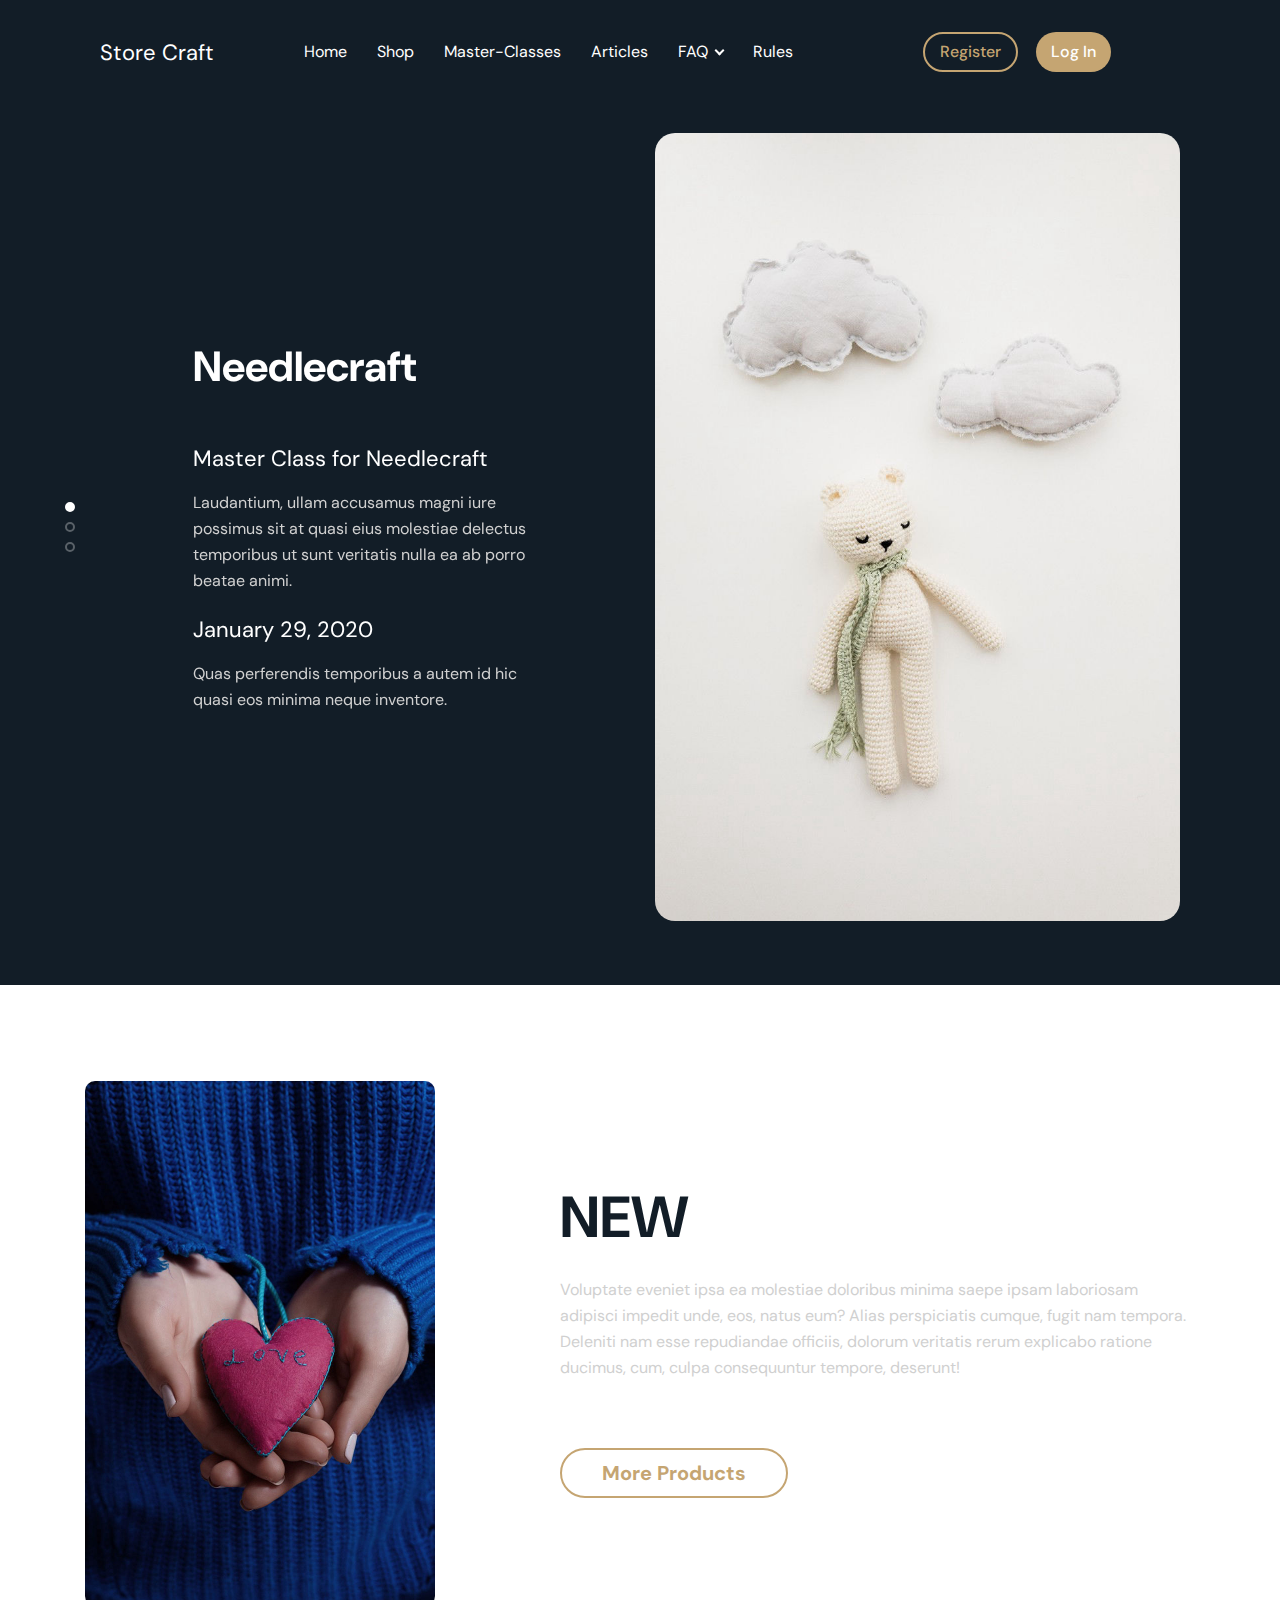
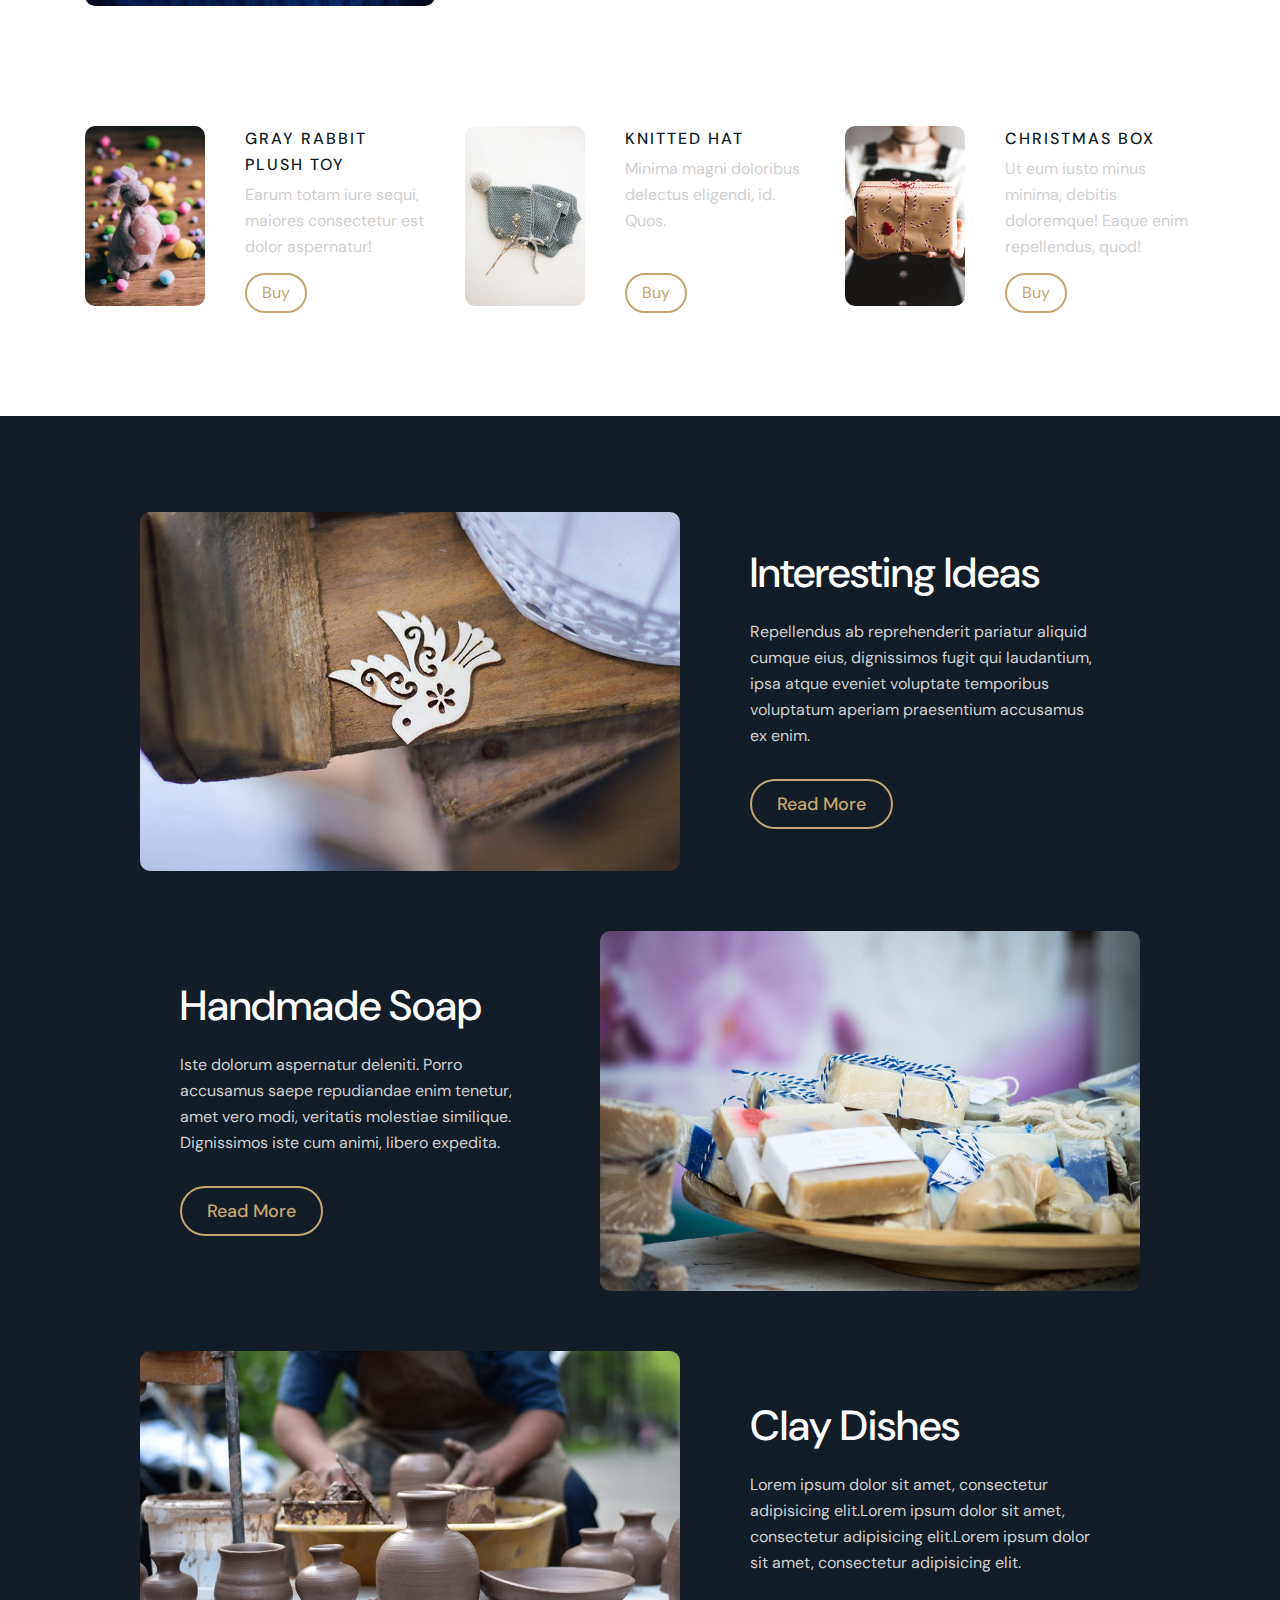
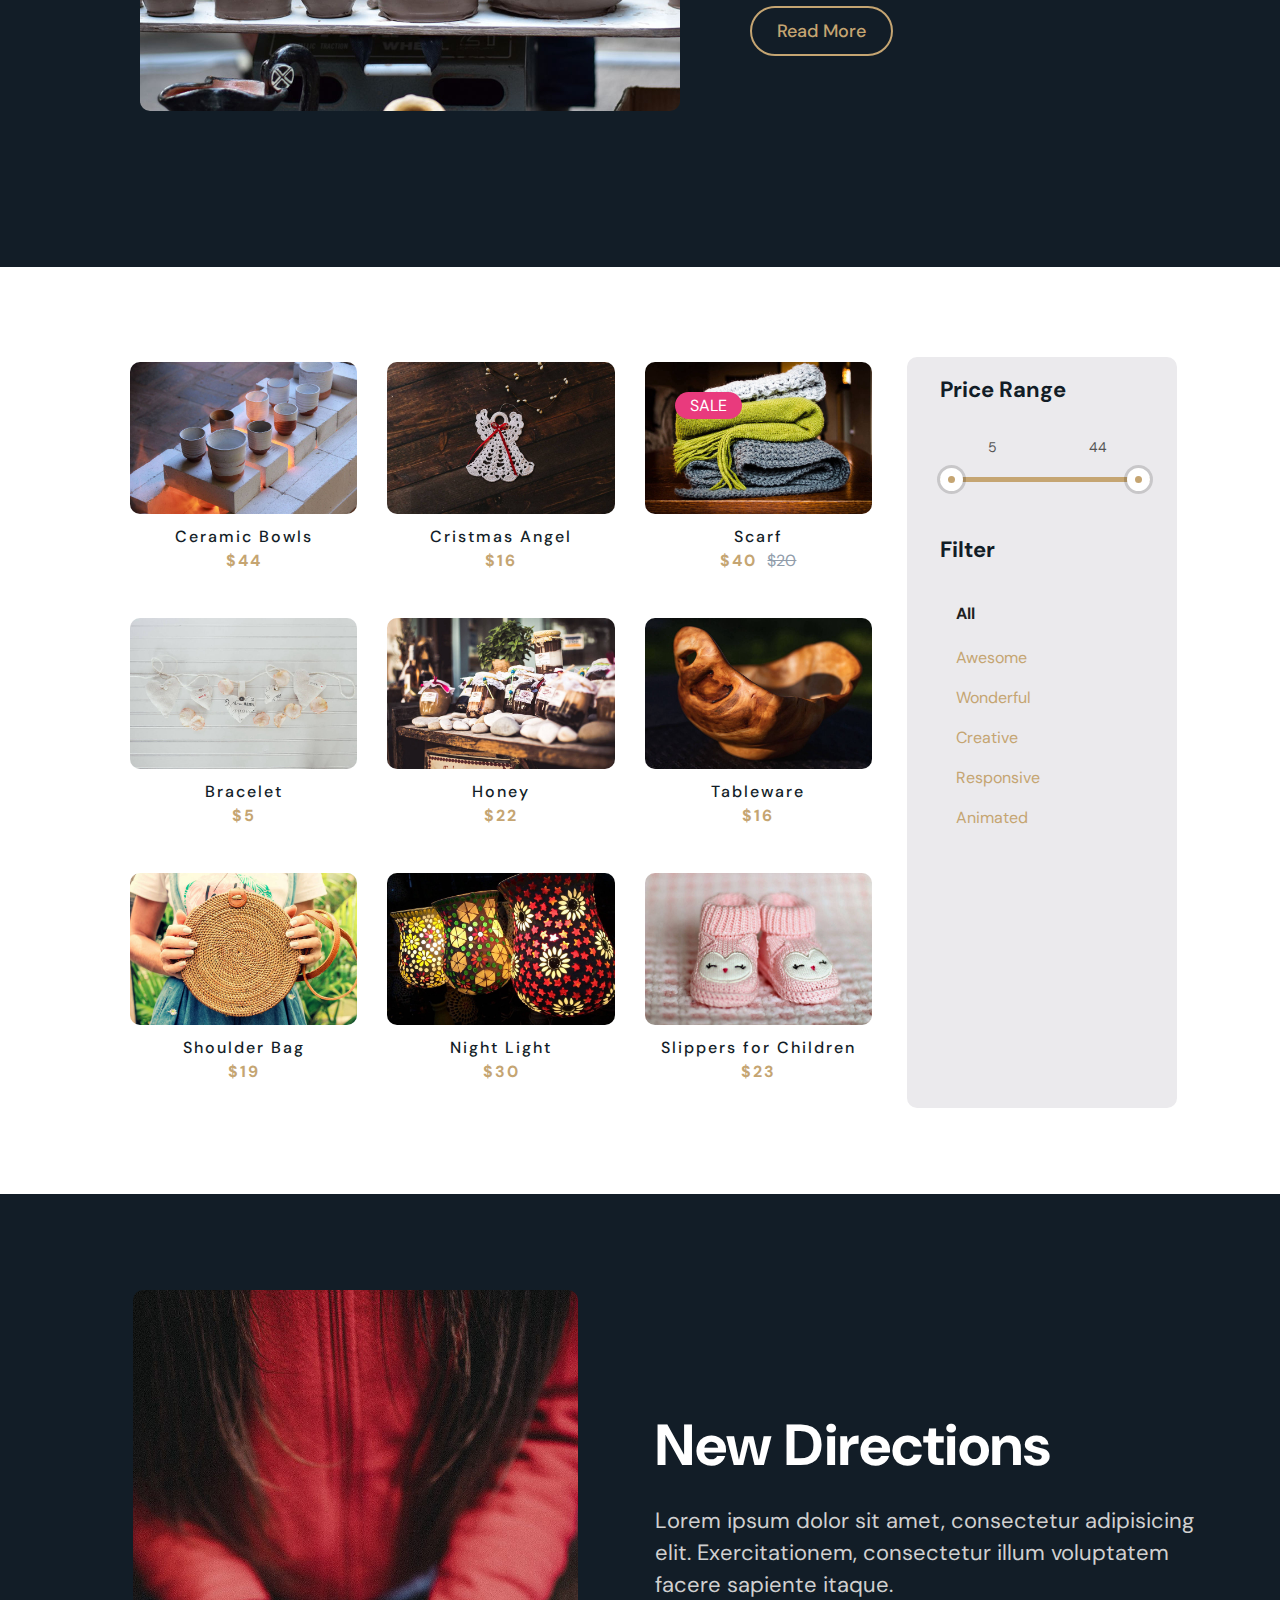
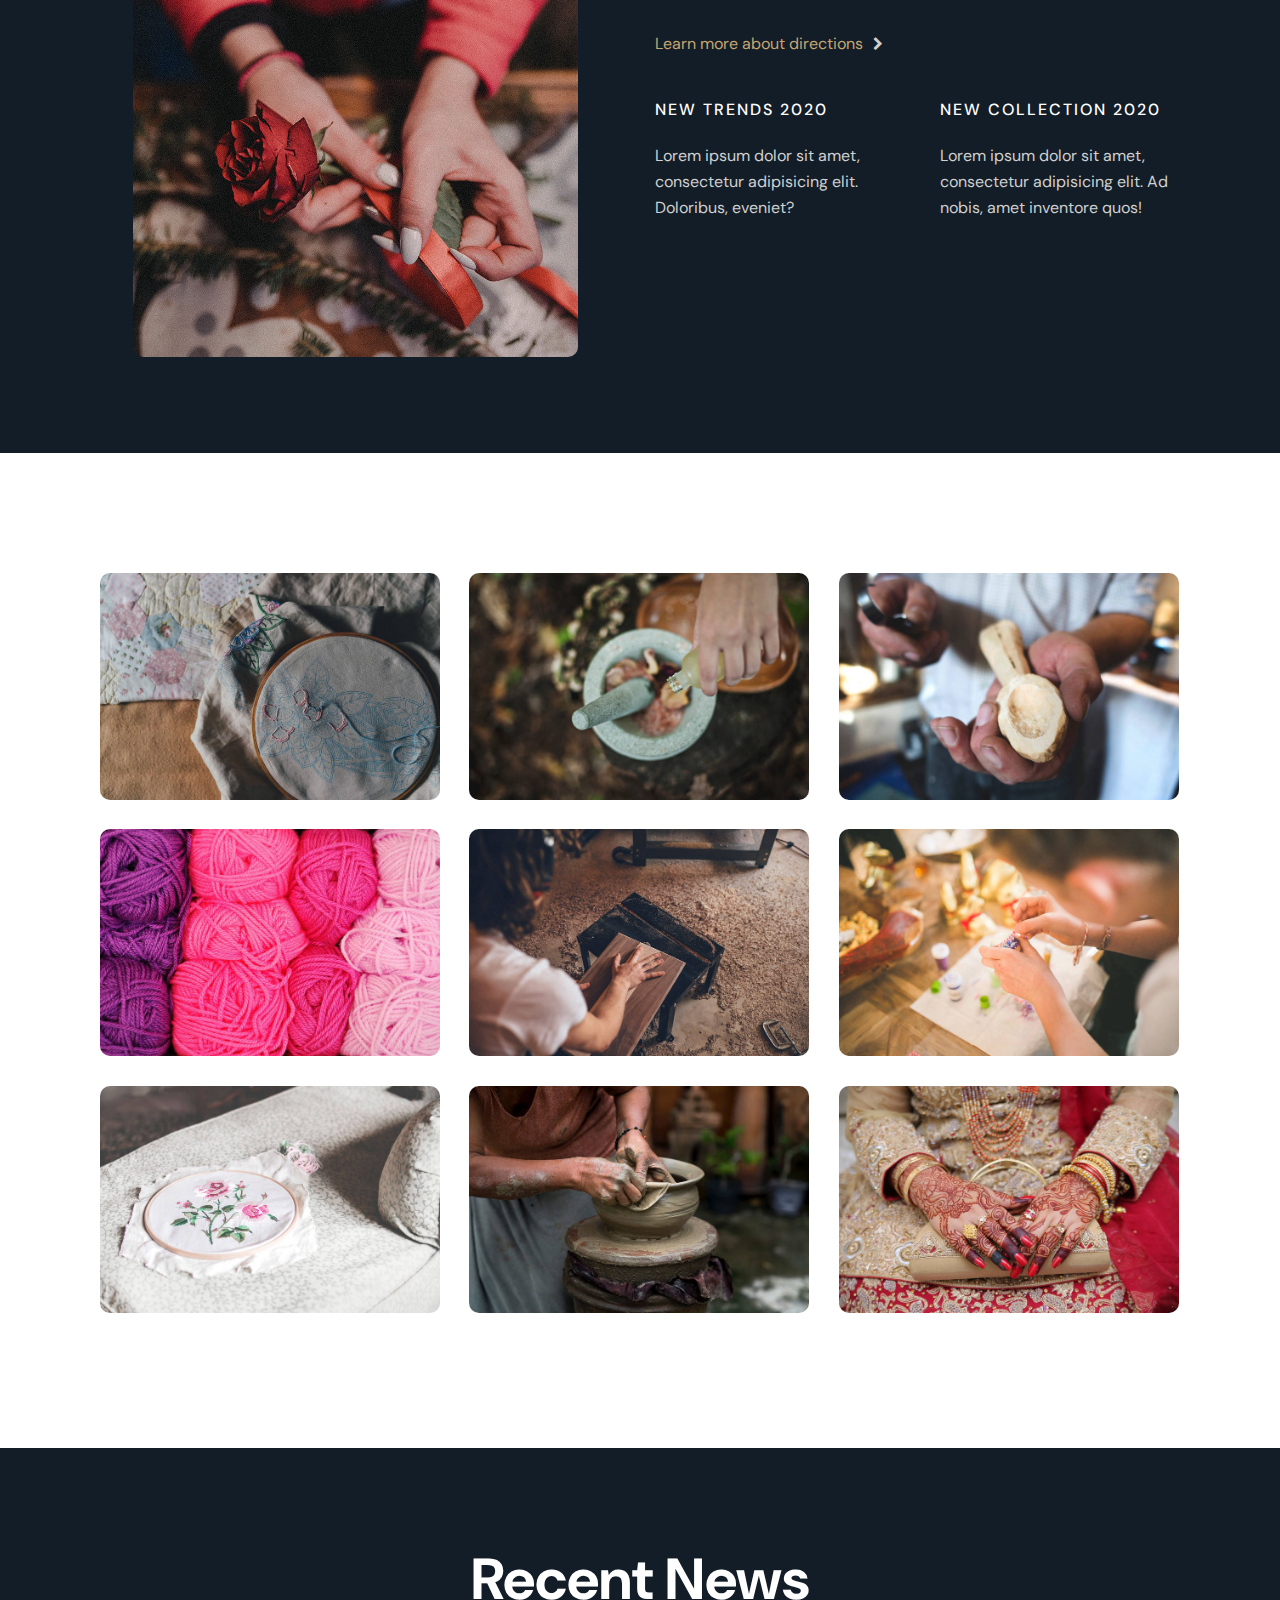
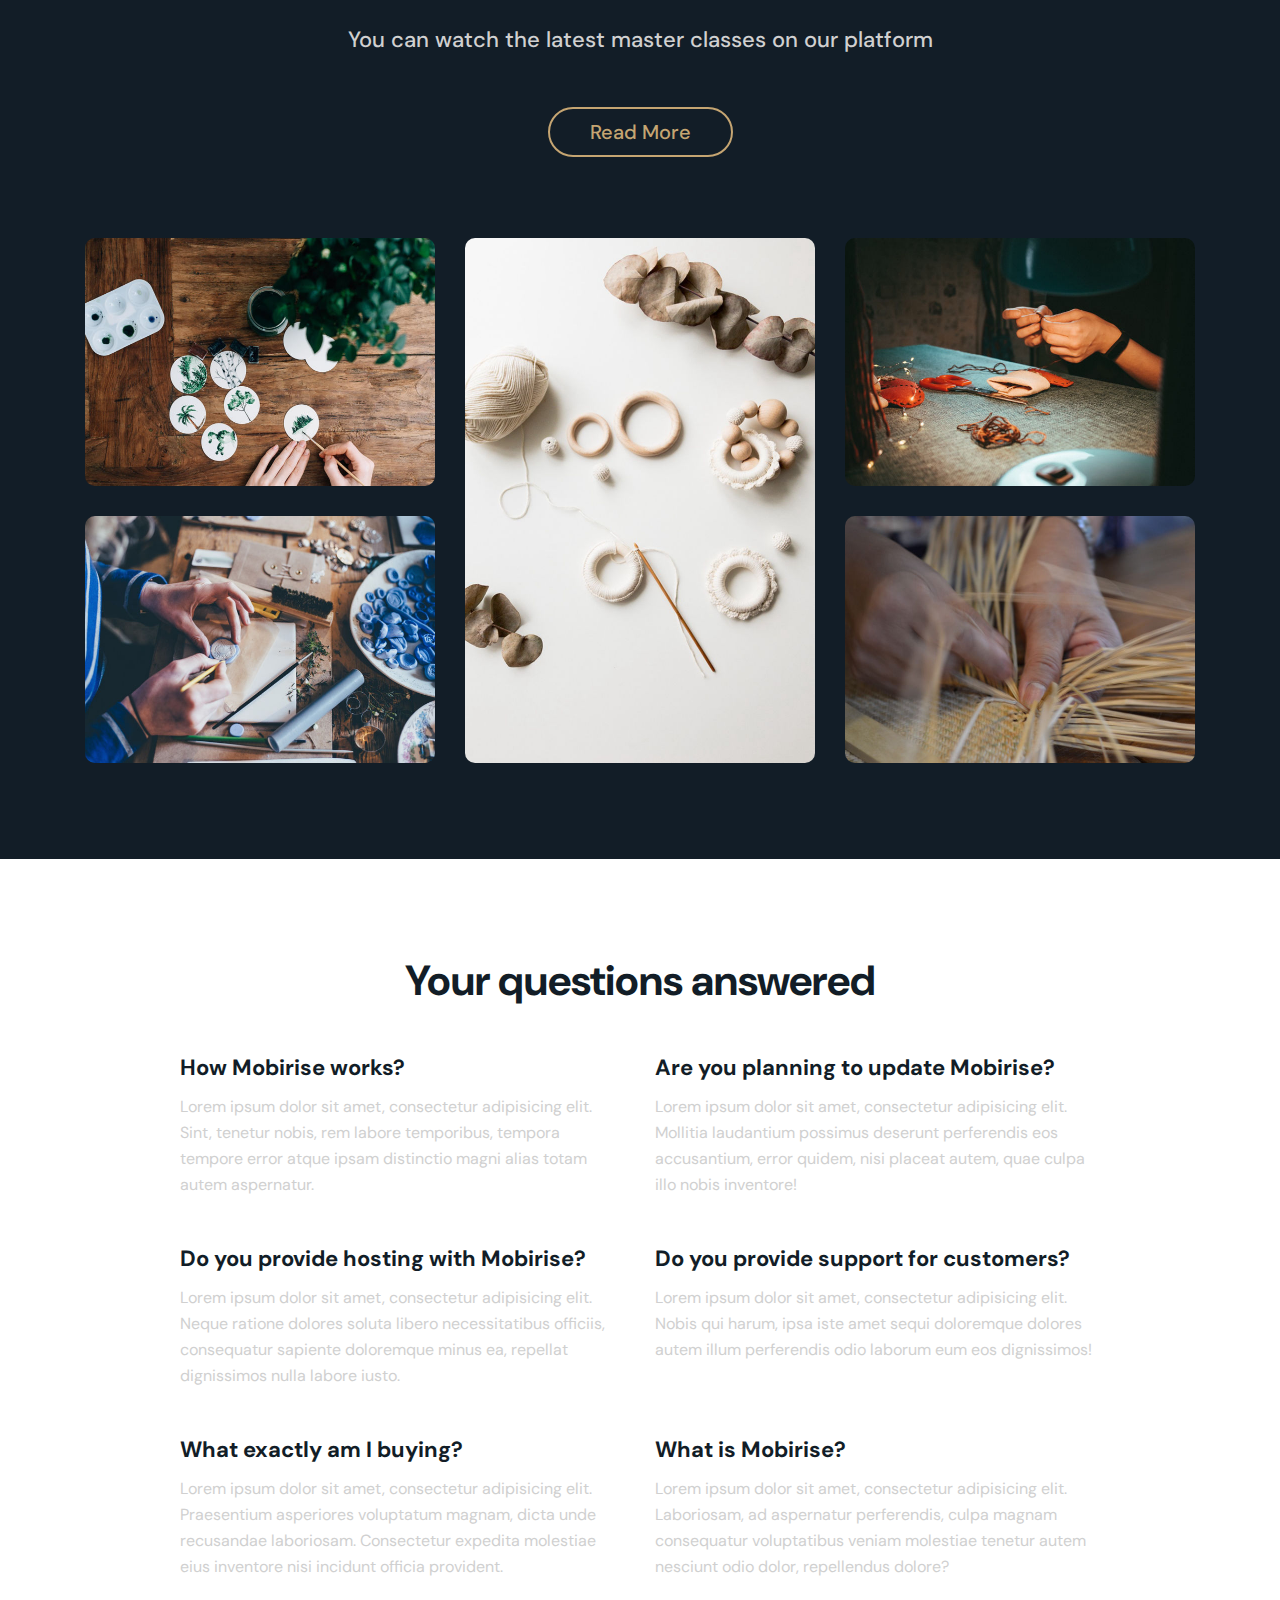
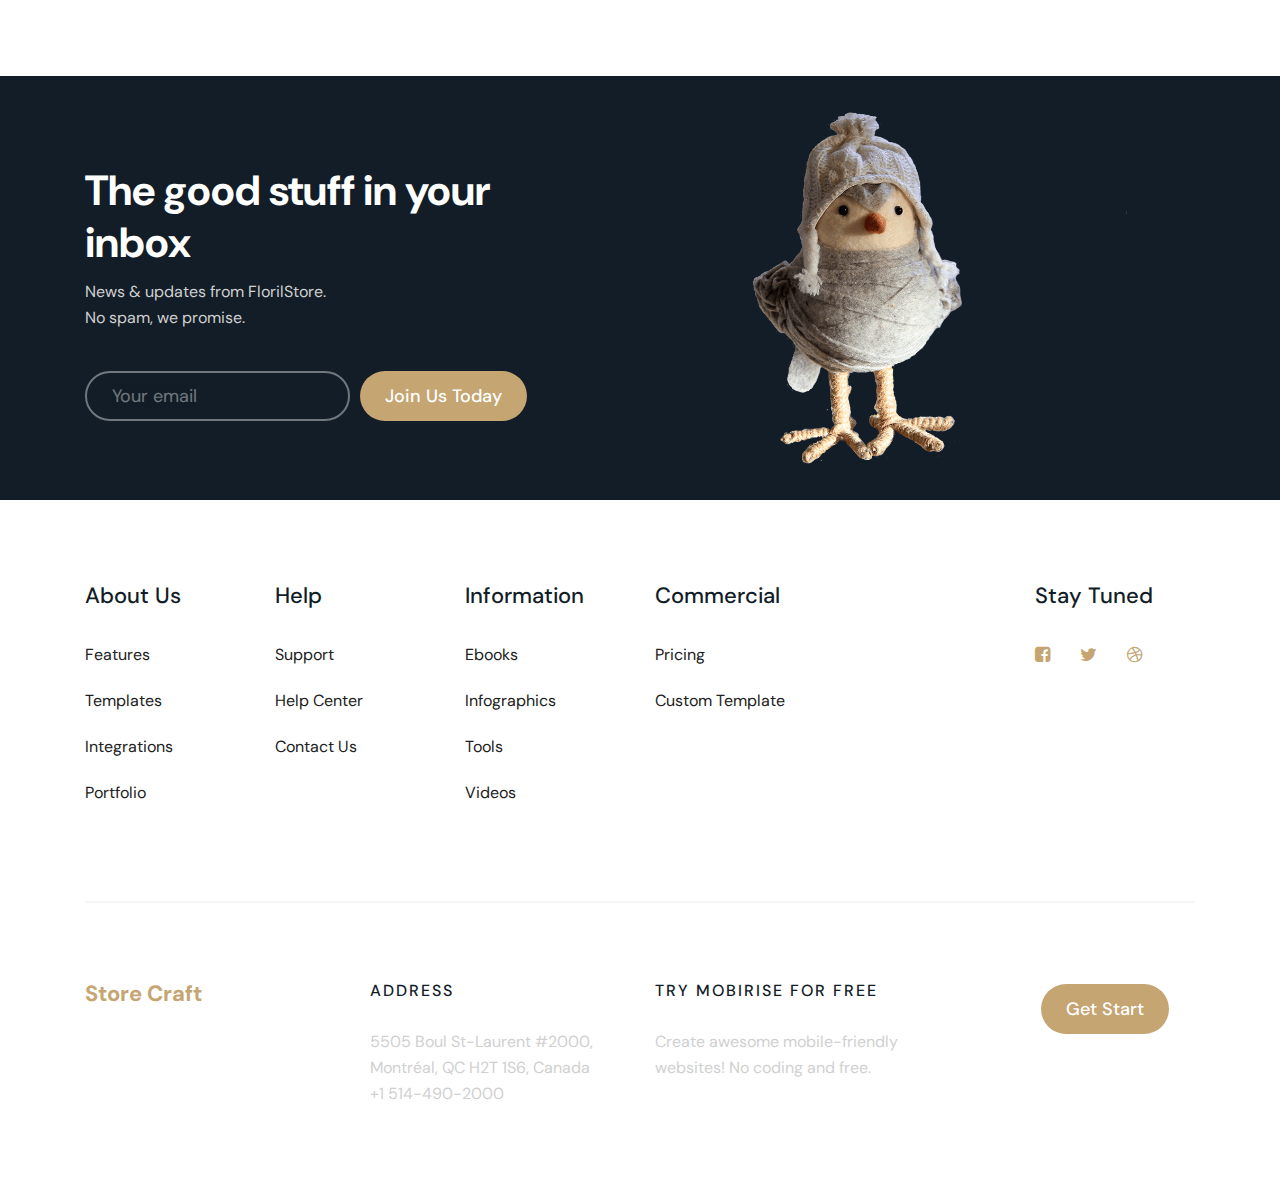
<file: store_craft/index.html>
<!DOCTYPE html>
<html  >
<head>
  <!-- Site made with Mobirise Website Builder v4.11.7, https://mobirise.com -->
  <meta charset="UTF-8">
  <meta http-equiv="X-UA-Compatible" content="IE=edge">
  <meta name="generator" content="Mobirise v4.11.7, mobirise.com">
  <meta name="viewport" content="width=device-width, initial-scale=1, minimum-scale=1">
  <link rel="shortcut icon" href="assets/images/logo2.png" type="image/x-icon">
  <meta name="description" content="">
  
  <title>Home</title>
  <link rel="stylesheet" href="assets/font-awesome/css/font-awesome.css">
  <link rel="stylesheet" href="assets/web/assets/mobirise-icons/mobirise-icons.css">
  <link rel="stylesheet" href="assets/tether/tether.min.css">
  <link rel="stylesheet" href="assets/bootstrap/css/bootstrap.min.css">
  <link rel="stylesheet" href="assets/bootstrap/css/bootstrap-grid.min.css">
  <link rel="stylesheet" href="assets/bootstrap/css/bootstrap-reboot.min.css">
  <link rel="stylesheet" href="assets/dropdown/css/style.css">
  <link rel="stylesheet" href="assets/socicon/css/styles.css">
  <link rel="stylesheet" href="assets/theme/css/style.css">
  <link rel="stylesheet" href="assets/gallery/style.css">
  <link rel="stylesheet" href="assets/formoid-css/recaptcha.css">
  <link rel="preload" as="style" href="assets/mobirise/css/mbr-additional.css"><link rel="stylesheet" href="assets/mobirise/css/mbr-additional.css" type="text/css">
  
  
  

</head>
<body>
  <section class="menu1 cid-rNQ2ogNvEJ" once="menu" id="menu1-1" data-sortbtn="btn-primary">

    
    

    <nav class="navbar navbar-dropdown navbar-fixed-top navbar-expand-lg">
                      <div class="container">
        <div class="navbar-brand">
            <div class="col-lg-auto">
            
            <span class="navbar-caption-wrap"><a class="navbar-caption text-white display-7" href="https://mobirise.com">
                    Store Craft</a></span>
        </div>
    </div>
        <button class="navbar-toggler" type="button" data-toggle="collapse" data-target="#navbarSupportedContent" aria-controls="navbarNavAltMarkup" aria-expanded="false" aria-label="Toggle navigation">
            <div class="hamburger">
                <span></span>
                <span></span>
                <span></span>
                <span></span>
            </div>
        </button>
      <div class="collapse navbar-collapse col-lg-auto" id="navbarSupportedContent">
            <ul class="navbar-nav nav-dropdown" data-app-modern-menu="true"><li class="nav-item">
                    <a class="nav-link link text-white display-4" href="https://mobirise.com">
                        Home</a>
                </li>
                <li class="nav-item">
                    <a class="nav-link link text-white display-4" href="https://mobirise.com">
                        Shop</a>
                </li>
                <li class="nav-item">
                    <a class="nav-link link text-white display-4" href="https://mobirise.com">
                         Master-Classes</a>
                </li><li class="nav-item"><a class="nav-link link text-white display-4" href="https://mobirise.com">
                        Articles</a></li><li class="nav-item dropdown"><a class="nav-link link text-white dropdown-toggle display-4" href="https://mobirise.com" data-toggle="dropdown-submenu" aria-expanded="false">
                        FAQ</a><div class="dropdown-menu"><a class="text-white dropdown-item display-4" href="https://mobirise.com">How to Buy?</a><a class="text-white dropdown-item display-4" href="https://mobirise.com" aria-expanded="false">How to Sell?</a><a class="text-white dropdown-item display-4" href="https://mobirise.com" aria-expanded="false">About Delivery</a><a class="text-white dropdown-item display-4" href="https://mobirise.com" aria-expanded="false">About Payment</a></div></li><li class="nav-item"><a class="nav-link link text-white display-4" href="https://mobirise.com">
                        Rules</a></li></ul>
            
           <div class="navbar-buttons mbr-section-btn col-lg-auto"><a class="btn btn-sm btn-primary-outline display-4" href="https://mobirise.com">Register</a> <a class="btn btn-sm btn-primary display-4" href="https://mobirise.com">Log In</a></div>
      </div>
    </div></nav>
</section>

<section class="features5 carousel slide testimonials-slider extSlider cid-rNQ8s9qLml" data-interval="false" id="features5-2" data-sortbtn="btn-primary">

   

    

    <div class="container text-white">

        <div class="carousel slide" role="listbox" data-pause="true" data-keyboard="false" data-ride="carousel" data-interval="7000">
            <div class="carousel-inner">
                
                
                
            <div class="carousel-item">
                    <div class="media-container-row flex-md-row flex-column-reverse text-left align-items-center">
                        <div class="col-lg-1"></div>
                        <div class="col-lg-4 col-md-6 text-element">
                            <div class="title-content">
                                <h2 class="mbr-title mbr-bold mbr-fonts-style display-5">Needlecraft</h2>
                                
                            </div>
                            <div class="row">
                                <div class="col-md-12 col-sm-6 card__item">
                                    
                                     <p class="card__title mbr-fonts-style display-7"> Master Class for Needlecraft </p>
                                    <p class="card__text mbr-fonts-style display-4">Laudantium, ullam accusamus magni iure possimus sit at quasi eius molestiae delectus temporibus ut sunt veritatis nulla ea ab porro beatae animi.</p>
                                </div>
                                <div class="col-md-12 col-sm-6 card__item">
                                    
                                     <p class="card__title mbr-fonts-style display-7">January 29, 2020</p>
                                    <p class="card__text mbr-fonts-style display-4">Quas perferendis temporibus a autem id hic quasi eos minima neque inventore.</p>
                                </div>
                            </div>
                        </div>
                        <div class="col-md-1"></div>
                        <div class="col-lg-6 col-md-5">
                            <div class="img-wrap">
                                <img src="assets/images/handmade2-800x1200.jpg" alt="" title="">
                            </div>
                        </div>
                    </div>
                </div><div class="carousel-item">
                    <div class="media-container-row flex-md-row flex-column-reverse text-left align-items-center">
                        <div class="col-lg-1"></div>
                        <div class="col-lg-4 col-md-6 text-element">
                            <div class="title-content">
                                <h2 class="mbr-title mbr-bold mbr-fonts-style display-5">Embroidery on Fabric</h2>
                                
                            </div>
                            <div class="row">
                                <div class="col-md-12 col-sm-6 card__item">
                                    
                                     <p class="card__title mbr-fonts-style display-7">Cross Stitch Master Class </p>
                                    <p class="card__text mbr-fonts-style display-4">Quo quisquam, soluta ad ipsam. Ea corrupti, iste repudiandae minus hic nam expedita excepturi eos aspernatur tenetur. Doloremque modi possimus deserunt at.</p>
                                </div>
                                <div class="col-md-12 col-sm-6 card__item">
                                    
                                     <p class="card__title mbr-fonts-style display-7">January 25, 2020</p>
                                    <p class="card__text mbr-fonts-style display-4">Optio dicta, culpa. Iste aut, ex laudantium ab ipsum consequuntur voluptatem, fugiat quasi!</p>
                                </div>
                            </div>
                        </div>
                        <div class="col-md-1"></div>
                        <div class="col-lg-6 col-md-5">
                            <div class="img-wrap">
                                <img src="assets/images/handmade1-800x1200.jpg" alt="" title="">
                            </div>
                        </div>
                    </div>
                </div><div class="carousel-item">
                    <div class="media-container-row flex-md-row flex-column-reverse text-left align-items-center">
                        <div class="col-lg-1"></div>
                        <div class="col-lg-4 col-md-6 text-element">
                            <div class="title-content">
                                <h2 class="mbr-title mbr-bold mbr-fonts-style display-5">Bookmarks</h2>
                                
                            </div>
                            <div class="row">
                                <div class="col-md-12 col-sm-6 card__item">
                                    
                                     <p class="card__title mbr-fonts-style display-7">Master class for making original bookmarks for books</p>
                                    <p class="card__text mbr-fonts-style display-4">Lorem ipsum dolor sit amet, consectetur adipisicing elit. Vero cum, consequatur reiciendis aliquam, beatae possimus!</p>
                                </div>
                                <div class="col-md-12 col-sm-6 card__item">
                                    
                                     <p class="card__title mbr-fonts-style display-7">January 19, 2020</p>
                                    <p class="card__text mbr-fonts-style display-4">Lorem ipsum dolor sit amet, consectetur adipisicing elit. Alias, atque!</p>
                                </div>
                            </div>
                        </div>
                        <div class="col-md-1"></div>
                        <div class="col-lg-6 col-md-5">
                            <div class="img-wrap">
                                <img src="assets/images/handmade3-800x1200.jpg" alt="" title="">
                            </div>
                        </div>
                    </div>
                </div></div>

                <div class="carousel-indicators">
                    <li data-slide-to="0" class="active"></li>
                    <li data-slide-to="1"></li>
                    <li data-slide-to="2"></li>
                    
                    
                    
                    
                    
                    
                    
                </div>
            <div class="carousel-controls">
                <a class="carousel-control-prev" role="button" data-slide="prev">
                  <span aria-hidden="true" class="mbri-arrow-prev mbr-iconfont"></span>
                  <span class="sr-only">Previous</span>
                </a>
                <a class="carousel-control-next" role="button" data-slide="next">
                  <span aria-hidden="true" class="mbri-arrow-next mbr-iconfont"></span>
                  <span class="sr-only">Next</span>
                </a>
            </div>
        </div>
    </div>
</section>

<section class="shop8 cid-rNQapyCsDm" id="shop8-8" data-sortbtn="btn-primary">

    

    

    <div class="container">
        <div class="row justify-content-center align-items-center text-center text-lg-left main__info flex-row-reverse">
            <div class="col-lg-7">
               <h2 class="mbr-section-title mbr-bold mbr-fonts-style display-2">NEW</h2>
                       <p class="mbr-text mbr-fonts-style display-4">Voluptate eveniet ipsa ea molestiae doloribus minima saepe ipsam laboriosam adipisci impedit unde, eos, natus eum? Alias perspiciatis cumque, fugit nam tempora. Deleniti nam esse repudiandae officiis, dolorum veritatis rerum explicabo ratione ducimus, cum, culpa consequuntur tempore, deserunt!</p>
                        <div class="mbr-section-btn"><a class="btn btn-lg btn-primary-outline display-7" href="https://mobirise.co">More Products</a></div>
                </div>
            <div class="col-lg-1"></div>
            <div class="mt-lg-0 col-lg-4 image">
                 <img src="assets/images/handmade4-700x1050.jpg" alt="Mobirise" title="">
            </div>
            </div>
        <div class="row justify-content-center wrapper__products">
            
        <div class="col-lg-4 col-md-7 col-sm-10 d-flex align-items-start card__product">
                <div class="image__card">
                    <img src="assets/images/handmade7-240x360.jpg" alt="Mobirise" class="flex-shrink-0" title="">
                </div>
                <div class="content__card">
                    <p class="card__title ls2fw500 mbr-fonts-style display-4">GRAY RABBIT <br>PLUSH TOY</p>
                    <p class="card__text mbr-fonts-style display-4">Earum totam iure sequi, maiores consectetur est dolor aspernatur!</p>
                     <div class="card__btn"><a class="btn btn-sm btn-primary-outline display-4" href="https://mobirise.co">Buy</a></div>
                </div>
            </div><div class="col-lg-4 col-md-7 col-sm-10 d-flex align-items-start card__product">
                <div class="image__card">
                    <img src="assets/images/handmade6-240x360.jpg" alt="Mobirise" class="flex-shrink-0" title="">
                </div>
                <div class="content__card">
                    <p class="card__title ls2fw500 mbr-fonts-style display-4">KNITTED HAT</p>
                    <p class="card__text mbr-fonts-style display-4">Minima magni doloribus delectus eligendi, id. Quos.</p>
                     <div class="card__btn"><a class="btn btn-sm btn-primary-outline display-4" href="https://mobirise.co">Buy</a></div>
                </div>
            </div><div class="col-lg-4 col-md-7 col-sm-10 d-flex align-items-start card__product">
                <div class="image__card">
                    <img src="assets/images/handmade5-240x360.jpg" alt="Mobirise" class="flex-shrink-0" title="">
                </div>
                <div class="content__card">
                    <p class="card__title ls2fw500 mbr-fonts-style display-4">CHRISTMAS BOX</p>
                    <p class="card__text mbr-fonts-style display-4">Ut eum iusto minus minima, debitis doloremque! Eaque enim repellendus, quod!</p>
                     <div class="card__btn"><a class="btn btn-sm btn-primary-outline display-4" href="https://mobirise.co">Buy</a></div>
                </div>
            </div></div>
        </div>
</section>

<section class="features9 cid-rNQsk4NBjl" id="features9-c" data-sortbtn="btn-primary">

    

    

    <div class="container">
        <div class="row flex-column justify-content-center">
            <div class="col-sm-12 col-md-12">
                <div class="row justify-content-center align-items-center wrapper">
                    <div class="col-sm-10 col-md-7 col-xl-6 image align-right">
                        <img src="assets/images/handmade8-800x533.jpg" alt="Mobirise" title="">
                    </div>
                    <div class="mt-md-0 mb-md-0 col-sm-10 col-md-5 col-xl-4 content__block">
                        <h2 class="mbr-section-title mbr-fonts-style display-5">Interesting Ideas</h2>
                        <p class="mbr-text mbr-fonts-style display-4"> Repellendus ab reprehenderit pariatur aliquid cumque eius, dignissimos fugit qui laudantium, ipsa atque eveniet voluptate temporibus voluptatum aperiam praesentium accusamus ex enim.</p>
                        <div class="mbr-section-btn"><a class="btn btn-md btn-primary-outline display-4" href="https://mobirise.co">Read More</a></div>
                    </div>
               </div>
                <div class="row justify-content-center align-items-center wrapper reverse">
                    <div class="col-sm-10 col-md-7 col-xl-6 image align-right">
                        <img src="assets/images/handmade9-1080x720.jpg" alt="Mobirise" title="">
                    </div>
                    <div class="mt-md-0 mb-md-0 col-sm-10 col-md-5 col-xl-4 content__block">
                        <h2 class="mbr-section-title mbr-fonts-style display-5">Handmade Soap</h2>
                        <p class="mbr-text mbr-fonts-style display-4">Iste dolorum aspernatur deleniti. Porro accusamus saepe repudiandae enim tenetur, amet vero modi, veritatis molestiae similique. Dignissimos iste cum animi, libero expedita.</p>
                        <div class="mbr-section-btn"><a class="btn btn-md btn-primary-outline display-4" href="https://mobirise.co">Read More</a></div>
                    </div>
               </div>
                <div class="row justify-content-center align-items-center wrapper">
                    <div class="col-sm-10 col-md-7 col-xl-6 image align-right">
                        <img src="assets/images/handmade10-1080x720.jpg" alt="Mobirise" title="">
                    </div>
                    <div class="mt-md-0 mb-md-0 col-sm-10 col-md-5 col-xl-4 content__block">
                        <h2 class="mbr-section-title mbr-fonts-style display-5">Clay Dishes</h2>
                        <p class="mbr-text mbr-fonts-style display-4">Lorem ipsum dolor sit amet, consectetur adipisicing elit.Lorem ipsum dolor sit amet, consectetur adipisicing elit.Lorem ipsum dolor sit amet, consectetur adipisicing elit.</p>
                        <div class="mbr-section-btn"><a class="btn btn-md btn-primary-outline display-4" href="https://mobirise.co">Read More</a></div>
                    </div>
               </div>
                
            </div>
        </div>
    </div>
</section>

<section class="extShop mbr-gallery cid-rNQ9T2w6J8" id="shop6-5" data-sortbtn="btn-primary">

    

    <!-- <div class="big-container"> -->
    <div class="container">
        <div class="mbr-shop" show-sidebar="" shop__showsidebar="" show-buttons=""><!-- Shop Gallery --><div class="row mbr-shop__row col-md-12"><div class="wrapper-shop-items col-xl-9"><div class="mbr-gallery-row"><div><div class="shop-items"><div class="mbr-gallery-item" data-tags="Awesome" data-slide-to="0" data-seller="false" data-price="44" data-oldprice="88"><div class="item_overlay" data-toggle="modal"></div><div class="galleryItem" data-toggle="modal"><div class="style_overlay"></div><div class="img_wraper"><img src="assets/images/handmade23-1200x800-800x533.jpg" alt="" title=""></div><span class="onsale mbr-fonts-style display-4" data-onsale="false" style="display: none;">SALE</span><div class="sidebar_wraper"><h4 class="item-title mbr-fonts-style mbr-text display-5">Ceramic Bowls</h4><div class="price-block"><span class="shop-item-price mbr-fonts-style display-5">$44</span><span class="oldprice mbr-fonts-style display-7" style="display: none;">$88</span></div><div class="card-description">Casual shoes (contact us for sizing)<br><br><ul><li>Lightweight textured fabric</li> <li>Rounded v-neckline</li> <li>Pom pom trims</li> <li>Regular fit – true to size</li></ul> <br>Duis auctor hendrerit nisi, at lacinia ex vulputate quis. Suspendisse convallis iaculis tortor, quis mattis lectus rutrum a.<br><br>Product code: <strong>385DDF5p</strong></div><div class="mbr-section-btn" buttons="0" style="display: none;"><a href="https://mobirise.com" class="btn btn-primary display-7">Buy now!</a></div></div></div></div><div class="mbr-gallery-item" data-tags="Wonderful" data-slide-to="1" data-seller="false" data-price="16" data-oldprice="32"><div class="item_overlay" data-toggle="modal"></div><div class="galleryItem" data-toggle="modal"><div class="style_overlay"></div><div class="img_wraper"><img src="assets/images/handmade24-1200x800-800x533.jpg" alt="" title=""></div><span class="onsale mbr-fonts-style display-4" data-onsale="false" style="display: none;">SALE</span><div class="sidebar_wraper"><h4 class="item-title mbr-fonts-style mbr-text display-5">Cristmas Angel</h4><div class="price-block"><span class="shop-item-price mbr-fonts-style display-5">$16</span><span class="oldprice mbr-fonts-style display-7" style="display: none;">$32</span></div><div class="card-description">Casual shoes (contact us for sizing)<br><br><ul><li>Lightweight textured fabric</li> <li>Rounded v-neckline</li> <li>Pom pom trims</li> <li>Regular fit – true to size</li></ul> <br>Duis auctor hendrerit nisi, at lacinia ex vulputate quis. Suspendisse convallis iaculis tortor, quis mattis lectus rutrum a.<br><br>Product code: <strong>385DDF5p</strong></div><div class="mbr-section-btn" buttons="0" style="display: none;"><a href="https://mobirise.com" class="btn btn-primary display-7">Buy now!</a></div></div></div></div><div class="mbr-gallery-item" data-tags="Creative" data-slide-to="2" data-seller="false" data-price="40" data-oldprice="20"><div class="item_overlay" data-toggle="modal"></div><div class="galleryItem" data-toggle="modal"><div class="style_overlay"></div><div class="img_wraper"><img src="assets/images/handmade25-1200x800-800x533.jpg" alt="" title=""></div><span class="onsale mbr-fonts-style display-4" data-onsale="true">SALE</span><div class="sidebar_wraper"><h4 class="item-title mbr-fonts-style mbr-text display-5">Scarf</h4><div class="price-block"><span class="shop-item-price mbr-fonts-style display-5">$40</span><span class="oldprice mbr-fonts-style display-7">$20</span></div><div class="card-description">Casual shoes (contact us for sizing)<br><br><ul><li>Lightweight textured fabric</li> <li>Rounded v-neckline</li> <li>Pom pom trims</li> <li>Regular fit – true to size</li></ul> <br>Duis auctor hendrerit nisi, at lacinia ex vulputate quis. Suspendisse convallis iaculis tortor, quis mattis lectus rutrum a.<br><br>Product code: <strong>385DDF5p</strong></div><div class="mbr-section-btn" buttons="0" style="display: none;"><a href="https://mobirise.com" class="btn btn-primary display-7">Buy now!</a></div></div></div></div><div class="mbr-gallery-item" data-tags="Awesome" data-slide-to="3" data-seller="false" data-price="5" data-oldprice="110"><div class="item_overlay" data-toggle="modal"></div><div class="galleryItem" data-toggle="modal"><div class="style_overlay"></div><div class="img_wraper"><img src="assets/images/handmade26-1-1200x800-800x533.jpg" alt="" title=""></div><span class="onsale mbr-fonts-style display-4" data-onsale="false" style="display: none;">SALE</span><div class="sidebar_wraper"><h4 class="item-title mbr-fonts-style mbr-text display-5">Bracelet</h4><div class="price-block"><span class="shop-item-price mbr-fonts-style display-5">$5</span><span class="oldprice mbr-fonts-style display-7" style="display: none;">$110</span></div><div class="card-description">Casual shoes (contact us for sizing)<br><br><ul><li>Lightweight textured fabric</li> <li>Rounded v-neckline</li> <li>Pom pom trims</li> <li>Regular fit – true to size</li></ul> <br>Duis auctor hendrerit nisi, at lacinia ex vulputate quis. Suspendisse convallis iaculis tortor, quis mattis lectus rutrum a.<br><br>Product code: <strong>385DDF5p</strong></div><div class="mbr-section-btn" buttons="0" style="display: none;"><a href="https://mobirise.com" class="btn btn-primary display-7">Buy now!</a></div></div></div></div><div class="mbr-gallery-item" data-tags="Responsive" data-slide-to="4" data-seller="false" data-price="22" data-oldprice="44"><div class="item_overlay" data-toggle="modal"></div><div class="galleryItem" data-toggle="modal"><div class="style_overlay"></div><div class="img_wraper"><img src="assets/images/handmade28-1200x800-800x533.jpg" alt="" title=""></div><span class="onsale mbr-fonts-style display-4" data-onsale="false" style="display: none;">SALE</span><div class="sidebar_wraper"><h4 class="item-title mbr-fonts-style mbr-text display-5">Honey</h4><div class="price-block"><span class="shop-item-price mbr-fonts-style display-5">$22</span><span class="oldprice mbr-fonts-style display-7" style="display: none;">$44</span></div><div class="card-description">Casual shoes (contact us for sizing)<br><br><ul><li>Lightweight textured fabric</li> <li>Rounded v-neckline</li> <li>Pom pom trims</li> <li>Regular fit – true to size</li></ul> <br>Duis auctor hendrerit nisi, at lacinia ex vulputate quis. Suspendisse convallis iaculis tortor, quis mattis lectus rutrum a.<br><br>Product code: <strong>385DDF5p</strong></div><div class="mbr-section-btn" buttons="0" style="display: none;"><a href="https://mobirise.com" class="btn btn-primary display-7">Buy now!</a></div></div></div></div><div class="mbr-gallery-item" data-tags="Creative" data-slide-to="5" data-seller="false" data-price="16" data-oldprice="144"><div class="item_overlay" data-toggle="modal"></div><div class="galleryItem" data-toggle="modal"><div class="style_overlay"></div><div class="img_wraper"><img src="assets/images/handmade34-1200x800-800x533.jpg" alt="" title=""></div><span class="onsale mbr-fonts-style display-4" data-onsale="false" style="display: none;">SALE</span><div class="sidebar_wraper"><h4 class="item-title mbr-fonts-style mbr-text display-5">Tableware</h4><div class="price-block"><span class="shop-item-price mbr-fonts-style display-5">$16</span><span class="oldprice mbr-fonts-style display-7" style="display: none;">$144</span></div><div class="card-description">Casual shoes (contact us for sizing)<br><br><ul><li>Lightweight textured fabric</li> <li>Rounded v-neckline</li> <li>Pom pom trims</li> <li>Regular fit – true to size</li></ul> <br>Duis auctor hendrerit nisi, at lacinia ex vulputate quis. Suspendisse convallis iaculis tortor, quis mattis lectus rutrum a.<br><br>Product code: <strong>385DDF5p</strong></div><div class="mbr-section-btn" buttons="0" style="display: none;"><a href="https://mobirise.com" class="btn btn-primary display-7">Buy now!</a></div></div></div></div><div class="mbr-gallery-item" data-tags="Animated" data-slide-to="6" data-seller="false" data-price="19" data-oldprice="2"><div class="item_overlay" data-toggle="modal"></div><div class="galleryItem" data-toggle="modal"><div class="style_overlay"></div><div class="img_wraper"><img src="assets/images/handmade35-1200x800-800x533.jpg" alt="" title=""></div><span class="onsale mbr-fonts-style display-4" data-onsale="false" style="display: none;">SALE</span><div class="sidebar_wraper"><h4 class="item-title mbr-fonts-style mbr-text display-5">Shoulder Bag</h4><div class="price-block"><span class="shop-item-price mbr-fonts-style display-5">$19</span><span class="oldprice mbr-fonts-style display-7" style="display: none;">$2</span></div><div class="card-description">Casual shoes (contact us for sizing)<br><br><ul><li>Lightweight textured fabric</li> <li>Rounded v-neckline</li> <li>Pom pom trims</li> <li>Regular fit – true to size</li></ul> <br>Duis auctor hendrerit nisi, at lacinia ex vulputate quis. Suspendisse convallis iaculis tortor, quis mattis lectus rutrum a.<br><br>Product code: <strong>385DDF5p</strong></div><div class="mbr-section-btn" buttons="0" style="display: none;"><a href="https://mobirise.com" class="btn btn-primary display-7">Buy now!</a></div></div></div></div><div class="mbr-gallery-item" data-tags="Awesome" data-slide-to="7" data-seller="false" data-price="30" data-oldprice="200"><div class="item_overlay" data-toggle="modal"></div><div class="galleryItem" data-toggle="modal"><div class="style_overlay"></div><div class="img_wraper"><img src="assets/images/handmade36-1200x800-800x533.jpg" alt="" title=""></div><span class="onsale mbr-fonts-style display-4" data-onsale="false" style="display: none;">SALE</span><div class="sidebar_wraper"><h4 class="item-title mbr-fonts-style mbr-text display-5">Night Light</h4><div class="price-block"><span class="shop-item-price mbr-fonts-style display-5">$30</span><span class="oldprice mbr-fonts-style display-7" style="display: none;">$200</span></div><div class="card-description">Casual shoes (contact us for sizing)<br><br><ul><li>Lightweight textured fabric</li> <li>Rounded v-neckline</li> <li>Pom pom trims</li> <li>Regular fit – true to size</li></ul> <br>Duis auctor hendrerit nisi, at lacinia ex vulputate quis. Suspendisse convallis iaculis tortor, quis mattis lectus rutrum a.<br><br>Product code: <strong>385DDF5p</strong></div><div class="mbr-section-btn" buttons="0" style="display: none;"><a href="https://mobirise.com" class="btn btn-primary display-7">Buy now!</a></div></div></div></div><div class="mbr-gallery-item" data-tags="Awesome" data-slide-to="8" data-seller="false" data-price="23" data-oldprice="200"><div class="item_overlay" data-toggle="modal"></div><div class="galleryItem" data-toggle="modal"><div class="style_overlay"></div><div class="img_wraper"><img src="assets/images/handmade37-1200x800-800x533.jpg" alt="" title=""></div><span class="onsale mbr-fonts-style display-4" data-onsale="false" style="display: none;">SALE</span><div class="sidebar_wraper"><h4 class="item-title mbr-fonts-style mbr-text display-5">Slippers for Children</h4><div class="price-block"><span class="shop-item-price mbr-fonts-style display-5">$23</span><span class="oldprice mbr-fonts-style display-7" style="display: none;">$200</span></div><div class="card-description">Casual shoes (contact us for sizing)<br><br><ul><li>Lightweight textured fabric</li> <li>Rounded v-neckline</li> <li>Pom pom trims</li> <li>Regular fit – true to size</li></ul> <br>Duis auctor hendrerit nisi, at lacinia ex vulputate quis. Suspendisse convallis iaculis tortor, quis mattis lectus rutrum a.<br><br>Product code: <strong>385DDF5p</strong></div><div class="mbr-section-btn" buttons="0" style="display: none;"><a href="https://mobirise.com" class="btn btn-primary display-7">Buy now!</a></div></div></div></div></div></div><div class="clearfix"></div></div></div><div class="col-xl-3 sidebar"><div class="sidebar-background"></div><div class="sidebar-block container range-slider"><h4 class="sidebar-title mbr-fonts-style mbr-text display-7">Price Range</h4><div class="filter-cost" onselectstart="return false"><div class="price-controls"><label class="min-price"><input class="min-input" type="text" value="auto" name="min"></label><label class="max-price"><input class="max-input" type="text" value="auto" name="max"></label></div><div class="range-controls"><div class="scale"><div class="bar"></div></div><div class="toggle min-toggle"></div><div class="toggle max-toggle"></div></div></div> <div class="price-range mbr-section-btn" buttons="0"><a class="btn btn-sm btn-primary" href="">Filter</a></div><div class="price-range-reset mbr-section-btn" buttons="0"><a class="btn btn-sm btn-secondary" href="">Show all</a></div></div><div class="sidebar-block container sidebar-categories"><h4 class="sidebar-title mbr-fonts-style mbr-text display-7">Filter</h4><div class="categories col-md-12"><div class="categories-titles"><!-- Filter --><div class="mbr-gallery-filter mbr-shop-filter container gallery-filter-active"><ul buttons="0"><li class="mbr-gallery-filter-all active display-7">All</li> </ul></div></div></div></div></div></div><!-- Lightbox --><div class="shopItemsModal_wraper" style="z-index: 100;"><div class="shopItemsModalBg"></div><div class="shopItemsModal row"><div class="col-md-6 image-modal"></div><div class="col-md-6 text-modal"></div><div class="closeModal"><div class="close-modal-wrapper"></div></div></div></div></div>
    </div>

</section>

<section class="features4 cid-rNQebfKo80" id="features4-b" data-sortbtn="btn-primary">

    

    

    <div class="container">
        <div class="row justify-content-lg-between justify-content-center align-items-center">
            <div class="col-lg-5 col-md-5 col-sm-7 col-10 image">
                <img src="assets/images/handmade20-800x1200.jpg" alt="Mobirise" title="">
            </div>
            <div class="col-lg-6 col-md-10">
               <h2 class="mbr-section-title mbr-bold mbr-fonts-style display-2">New Directions</h2>
               <p class="mbr-text mbr-fonts-style display-7">Lorem ipsum dolor sit amet, consectetur adipisicing elit. Exercitationem, consectetur illum voluptatem facere sapiente itaque.</p>
                <p class="linked mbr-fonts-style display-4"><a href="index.html" class="text-primary">Learn more about directions</a><span class="fa fa-chevron-right mbr-iconfont"></span></p>
                <div class="row justify-content-between">
                    <div class="mb-sm-0 col-sm-6 bottom__block">
                        <p class="card__title ls2fw500 mbr-fonts-style display-4">NEW TRENDS 2020</p>
                        <p class="card__text mbr-fonts-style display-4">Lorem ipsum dolor sit amet, consectetur adipisicing elit. Doloribus, eveniet?</p>
                    </div>
                     <div class="mb-sm-0 col-sm-6 bottom__block">
                        <p class="card__title ls2fw500 mbr-fonts-style display-4">NEW COLLECTION 2020</p>
                        <p class="card__text mbr-fonts-style display-4">Lorem ipsum dolor sit amet, consectetur adipisicing elit. Ad nobis, amet inventore quos!</p>
                    </div>
                </div>
            </div>
        </div>
    </div>
</section>

<section class="gallery1 mbr-gallery mbr-slider-carousel cid-rNQ9VUvlsR" id="gallery1-6" data-sortbtn="btn-primary">

    

    <div class="container">
        <div><!-- Filter --><!-- Gallery --><div class="mbr-gallery-row"><div class="mbr-gallery-layout-default"><div><div><div class="mbr-gallery-item mbr-gallery-item--p4" data-video-url="false" data-tags="Awesome"><div href="#lb-gallery1-6" data-slide-to="0" data-toggle="modal"><img src="assets/images/handmade22-1200x800-800x533.jpg" alt="" title=""><span class="icon-focus"></span></div></div><div class="mbr-gallery-item mbr-gallery-item--p4" data-video-url="false" data-tags="Responsive"><div href="#lb-gallery1-6" data-slide-to="1" data-toggle="modal"><img src="assets/images/handmade21-1200x800-800x533.jpg" alt="" title=""><span class="icon-focus"></span></div></div><div class="mbr-gallery-item mbr-gallery-item--p4" data-video-url="false" data-tags="Creative"><div href="#lb-gallery1-6" data-slide-to="2" data-toggle="modal"><img src="assets/images/handmade27-1200x800-800x533.jpg" alt="" title=""><span class="icon-focus"></span></div></div><div class="mbr-gallery-item mbr-gallery-item--p4" data-video-url="false" data-tags="Animated"><div href="#lb-gallery1-6" data-slide-to="3" data-toggle="modal"><img src="assets/images/handmade18-1-1200x800-800x533.jpg" alt="" title=""><span class="icon-focus"></span></div></div><div class="mbr-gallery-item mbr-gallery-item--p4" data-video-url="false" data-tags="Awesome"><div href="#lb-gallery1-6" data-slide-to="4" data-toggle="modal"><img src="assets/images/handmade29-1200x800-800x533.jpg" alt="" title=""><span class="icon-focus"></span></div></div><div class="mbr-gallery-item mbr-gallery-item--p4" data-video-url="false" data-tags="Awesome"><div href="#lb-gallery1-6" data-slide-to="5" data-toggle="modal"><img src="assets/images/handmade30-1200x800-800x533.jpg" alt="" title=""><span class="icon-focus"></span></div></div><div class="mbr-gallery-item mbr-gallery-item--p4" data-video-url="false" data-tags="Responsive"><div href="#lb-gallery1-6" data-slide-to="6" data-toggle="modal"><img src="assets/images/handmade31-1200x800-800x533.jpg" alt="" title=""><span class="icon-focus"></span></div></div><div class="mbr-gallery-item mbr-gallery-item--p4" data-video-url="false" data-tags="Animated"><div href="#lb-gallery1-6" data-slide-to="7" data-toggle="modal"><img src="assets/images/handmade32-1200x800-800x533.jpg" alt="" title=""><span class="icon-focus"></span></div></div><div class="mbr-gallery-item mbr-gallery-item--p4" data-video-url="false" data-tags="Animated"><div href="#lb-gallery1-6" data-slide-to="8" data-toggle="modal"><img src="assets/images/handmade33-1200x800-800x533.jpg" alt="" title=""><span class="icon-focus"></span></div></div></div></div><div class="clearfix"></div></div></div><!-- Lightbox --><div data-app-prevent-settings="" class="mbr-slider modal fade carousel slide" tabindex="-1" data-keyboard="true" data-interval="false" id="lb-gallery1-6"><div class="modal-dialog"><div class="modal-content"><div class="modal-body"><div class="carousel-inner"><div class="carousel-item"><img src="assets/images/handmade22-1200x800.jpg" alt="" title=""></div><div class="carousel-item"><img src="assets/images/handmade21-1200x800.jpg" alt="" title=""></div><div class="carousel-item"><img src="assets/images/handmade27-1200x800.jpg" alt="" title=""></div><div class="carousel-item"><img src="assets/images/handmade18-1-1200x800.jpg" alt="" title=""></div><div class="carousel-item"><img src="assets/images/handmade29-1200x800.jpg" alt="" title=""></div><div class="carousel-item"><img src="assets/images/handmade30-1200x800.jpg" alt="" title=""></div><div class="carousel-item"><img src="assets/images/handmade31-1200x800.jpg" alt="" title=""></div><div class="carousel-item active"><img src="assets/images/handmade32-1200x800.jpg" alt="" title=""></div><div class="carousel-item"><img src="assets/images/handmade33-1200x800.jpg" alt="" title=""></div></div><a class="carousel-control carousel-control-prev" role="button" data-slide="prev" href="#lb-gallery1-6"><span class="mbri-left mbr-iconfont" aria-hidden="true"></span><span class="sr-only">Previous</span></a><a class="carousel-control carousel-control-next" role="button" data-slide="next" href="#lb-gallery1-6"><span class="mbri-right mbr-iconfont" aria-hidden="true"></span><span class="sr-only">Next</span></a><a class="close" href="#" role="button" data-dismiss="modal"><span class="sr-only">Close</span></a></div></div></div></div></div>
    </div>

</section>

<section class="shop1 cid-rNQ9SgQd8r" id="shop1-4" data-sortbtn="btn-primary">

    

    

    <div class="container">
        <div class="row justify-content-center text-center">
           <div class="col-xl-7 text__title">
               <h2 class="mbr-section-title mbr-bold mbr-fonts-style display-2">Recent News</h2>
               <p class="mbr-text mbr-fonts-style display-7">You can watch the latest master classes on our platform</p>
                <div class="mbr-section-btn"><a class="btn btn-lg btn-primary-outline display-7" href="https://mobirise.co">Read More</a></div>
            </div>
        </div>
        <div class="row justify-content-center text-white block__products">
            <div class="col-lg-4 col-md-7 col-sm-10 d-lg-flex flex-wrap">
                <div class="image__products">
                    <img src="assets/images/handmade13-700x467.jpg" alt="" data-target="#mbrCarousel" data-slide-to="0" title="">
                    <div class="d-flex flex-column justify-content-between image__inner">
                        <div class="image__inner_top">
                            <p class="inner__text ls2fw500 mbr-fonts-style display-4">Handcrafts</p>
                            <p class="descr__product mbr-fonts-style display-4">Lorem ipsum dolor sit amet, consectetur adipisicing elit.</p>
                        </div>
                        <div class="d-flex flex-wrap justify-content-between align-items-center image__inner_bot">
                        <div class="mbr-section-btn"><a class="btn btn-sm btn-primary display-4" href="https://mobirise.co">Look</a></div>
                            
                        </div>
                    </div>
                </div>
                <div class="image__products">
                    <img src="assets/images/handmade14-700x467.jpg" alt="" data-target="#mbrCarousel" data-slide-to="0" title="">
                    <div class="d-flex flex-column justify-content-between image__inner">
                        <div class="image__inner_top">
                            <p class="inner__text ls2fw500 mbr-fonts-style display-4">Handcrafts</p>
                            <p class="descr__product mbr-fonts-style display-4">Lorem ipsum dolor sit amet, consectetur adipisicing elit.</p>
                        </div>
                        <div class="d-flex flex-wrap justify-content-between align-items-center image__inner_bot">
                        <div class="mbr-section-btn"><a class="btn btn-sm btn-primary display-4" href="https://mobirise.co">Look</a></div>
                            
                        </div>
                    </div>
                </div>
            </div>
            <div class="col-lg-4 col-md-7 col-sm-10 d-lg-flex flex-wrap">
                <div class="image__products">
                    <img src="assets/images/handmade12-700x1050.jpg" alt="" data-target="#mbrCarousel" data-slide-to="0" title="">
                    <div class="d-flex flex-column justify-content-between image__inner">
                        <div class="image__inner_top">
                            <p class="inner__text ls2fw500 mbr-fonts-style display-4">Handcrafts </p>
                            <p class="descr__product mbr-fonts-style display-4">Lorem ipsum dolor sit amet, consectetur adipisicing elit.</p>
                        </div>
                        <div class="d-flex flex-wrap justify-content-between align-items-center image__inner_bot">
                        <div class="mbr-section-btn"><a class="btn btn-sm btn-primary display-4" href="https://mobirise.co">Look</a></div>
                            
                        </div>
                    </div>
                </div>
            </div>
            <div class="col-lg-4 col-md-7 col-sm-10 d-lg-flex flex-wrap">
                <div class="image__products">
                    <img src="assets/images/handmade16-700x467.jpg" alt="" data-target="#mbrCarousel" data-slide-to="0" title="">
                    <div class="d-flex flex-column justify-content-between image__inner">
                        <div class="image__inner_top">
                            <p class="inner__text ls2fw500 mbr-fonts-style display-4">Handcrafts</p>
                            <p class="descr__product mbr-fonts-style display-4">Lorem ipsum dolor sit amet, consectetur adipisicing elit.</p>
                        </div>
                        <div class="d-flex flex-wrap justify-content-between align-items-center image__inner_bot">
                        <div class="mbr-section-btn"><a class="btn btn-sm btn-primary display-4" href="https://mobirise.co">Look</a></div>
                            
                        </div>
                    </div>
                </div>
                <div class="image__products">
                    <img src="assets/images/handmade15-700x467.jpg" alt="" data-target="#mbrCarousel" data-slide-to="0" title="">
                    <div class="d-flex flex-column justify-content-between image__inner">
                        <div class="image__inner_top">
                            <p class="inner__text ls2fw500 mbr-fonts-style display-4">Handcrafts</p>
                            <p class="descr__product mbr-fonts-style display-4">Lorem ipsum dolor sit amet, consectetur adipisicing elit.</p>
                        </div>
                        <div class="d-flex flex-wrap justify-content-between align-items-center image__inner_bot">
                        <div class="mbr-section-btn"><a class="btn btn-sm btn-primary display-4" href="https://mobirise.co">Look</a></div>
                            
                        </div>
                    </div>
                </div>
            </div>
        </div>
    </div>

</section>

<section class="content7 cid-rO6LVQmdVf" id="content7-f" data-sortbtn="btn-primary">

    

    

    <div class="container">
        <div class="row justify-content-center">
           <div class="col-xl-10 col-lg-11">
                <div class="text-left text-lg-center">
                   <h2 class="mbr-section-title mbr-bold mbr-fonts-style display-5">Your questions answered</h2>
                </div>
               <div class="row justify-content-center justify-content-lg-between">
                   
               <div class="card__block col-lg-6">
                       <h3 class="card__title mbr-bold mbr-fonts-style display-7">How Mobirise works?</h3>
                       <p class="mbr-text mbr-fonts-style display-4">Lorem ipsum dolor sit amet, consectetur adipisicing elit. Sint, tenetur nobis, rem labore temporibus, tempora tempore error atque ipsam distinctio magni alias totam autem aspernatur.</p>
                   </div><div class="card__block col-lg-6">
                       <h3 class="card__title mbr-bold mbr-fonts-style display-7">Are you planning to update Mobirise?</h3>
                       <p class="mbr-text mbr-fonts-style display-4">Lorem ipsum dolor sit amet, consectetur adipisicing elit. Mollitia laudantium possimus deserunt perferendis eos accusantium, error quidem, nisi placeat autem, quae culpa illo nobis inventore!</p>
                   </div><div class="card__block col-lg-6">
                       <h3 class="card__title mbr-bold mbr-fonts-style display-7">Do you provide hosting with Mobirise?</h3>
                       <p class="mbr-text mbr-fonts-style display-4">Lorem ipsum dolor sit amet, consectetur adipisicing elit. Neque ratione dolores soluta libero necessitatibus officiis, consequatur sapiente doloremque minus ea, repellat dignissimos nulla labore iusto.</p>
                   </div><div class="card__block col-lg-6">
                       <h3 class="card__title mbr-bold mbr-fonts-style display-7">Do you provide support for customers?</h3>
                       <p class="mbr-text mbr-fonts-style display-4">Lorem ipsum dolor sit amet, consectetur adipisicing elit. Nobis qui harum, ipsa iste amet sequi doloremque dolores autem illum perferendis odio laborum eum eos dignissimos!</p>
                   </div><div class="card__block col-lg-6">
                       <h3 class="card__title mbr-bold mbr-fonts-style display-7">What exactly am I buying?</h3>
                       <p class="mbr-text mbr-fonts-style display-4">Lorem ipsum dolor sit amet, consectetur adipisicing elit. Praesentium asperiores voluptatum magnam, dicta unde recusandae laboriosam. Consectetur expedita molestiae eius inventore nisi incidunt officia provident.</p>
                   </div><div class="card__block col-lg-6">
                       <h3 class="card__title mbr-bold mbr-fonts-style display-7">What is Mobirise?</h3>
                       <p class="mbr-text mbr-fonts-style display-4">Lorem ipsum dolor sit amet, consectetur adipisicing elit. Laboriosam, ad aspernatur perferendis, culpa magnam consequatur voluptatibus veniam molestiae tenetur autem nesciunt odio dolor, repellendus dolore?</p>
                   </div></div>
            </div>
        </div>
    </div>

</section>

<section class="content12 cid-rNQaJPWaMf" id="content12-9" data-sortbtn="btn-primary">

    

    

    <div class="container">
        <div class="row justify-content-center align-items-center">
            <div class="mbr-white col-lg-5 col-md-6 col-sm-9 content__block">
                
                <h2 class="mbr-section-title mbr-bold mbr-fonts-style display-5">The good stuff in your inbox</h2>
                <p class="mbr-text mbr-fonts-style display-4">News &amp; updates from FlorilStore.
<br>No spam, we promise.</p>
            <div class="subscribe__form" data-form-type="formoid">
                <!---Formbuilder Form--->
                <form action="https://mobirise.com/" method="POST" class="mbr-form form-with-styler" data-form-title="Mobirise Form"><input type="hidden" name="email" data-form-email="true" value="QPxqobZIk8rucVSHMKzIqapW/8amzKx7AYW7+qpMTLmwHEtDz+28dXQ8jqTgc84jBytbenkYoWp6z3UgTL9nUEKsD5gdzFUhS9rIVDZ78aCdzmQN6OXWDaFQPlSoBrHN">
                    <div class="row">
                        <div hidden="hidden" data-form-alert="" class="alert alert-success col-12">Thanks for filling out the form!</div>
                        <div hidden="hidden" data-form-alert-danger="" class="alert alert-danger col-12">
                        </div>
                    </div>
                    <div class="dragArea form-row align-items-center">
                        <div class="form-group col-" data-for="email">
                            <input type="email" name="email" placeholder="Your email" data-form-field="Email" required="required" class="form-control display-7" id="email-content12-9">
                        </div>
                        <div class="col-auto input-group-btn"><button type="submit" class="btn btn-md btn-primary display-4">Join Us Today</button></div>
                    </div>
                </form><!---Formbuilder Form--->
                </div>
            </div>
            <div class="col-lg-7 col-md-7 col-sm-10 d-lg-flex align-items-center image">
                <img src="assets/images/handmade19-1200x800.png" alt="Mobirise" title="">
            </div>
        </div>
    </div>
</section>

<section class="footer3 cid-rNQwYlPpA6" id="footer3-d" data-sortbtn="btn-primary">

    

    

    <div class="container">
        <div class="row">
            <div class="col-lg-2 col-md-3 col-6 menu">
                <p class="title__menu mbr-fonts-style display-7">About Us</p>
                <ul class="foot__menu">
                    
                    
                    
                
                <li class="menu__items mbr-fonts-style display-4">Features</li><li class="menu__items mbr-fonts-style display-4">Templates
                    </li><li class="menu__items mbr-fonts-style display-4">Integrations</li><li class="menu__items mbr-fonts-style display-4">Portfolio</li></ul>
            </div>
            <div class="col-lg-2 col-md-3 col-6 menu">
                <p class="title__menu mbr-fonts-style display-7">Help</p>
                <ul class="foot__menu">
                    
                    
                    
                
                <li class="menu__items mbr-fonts-style display-4">Support</li><li class="menu__items mbr-fonts-style display-4">Help Center</li><li class="menu__items mbr-fonts-style display-4">Contact Us</li></ul>
            </div>
            <div class="col-lg-2 col-md-3 col-6 menu">
                <p class="title__menu mbr-fonts-style display-7">Information</p>
                <ul class="foot__menu">
                    
                    
                    
                
                <li class="menu__items mbr-fonts-style display-4">Ebooks</li><li class="menu__items mbr-fonts-style display-4">Infographics</li><li class="menu__items mbr-fonts-style display-4">Tools</li><li class="menu__items mbr-fonts-style display-4">Videos</li></ul>
            </div>
            <div class="col-lg-2 col-md-3 col-6 menu">
                <p class="title__menu mbr-fonts-style display-7">Commercial</p>
                <ul class="foot__menu">
                    
                    
                <li class="menu__items mbr-fonts-style display-4">Pricing</li><li class="menu__items mbr-fonts-style display-4">Custom Template</li></ul>
            </div>
            <div class="col-lg-2"></div>
            <div class="col-lg-2 col-md-4 social">
                <p class="title__menu text-sm-left text-center mbr-fonts-style display-7">Stay Tuned</p>
                <div class="social__wrap">
                     
                    
                <a href="https://mobirise.com/"><span class="mbr-iconfont fa-facebook-square fa"></span></a><a href="https://mobirise.com/"><span class="mbr-iconfont fa-twitter fa"></span></a><a href="https://mobirise.com/"><span class="mbr-iconfont fa-dribbble fa"></span></a></div>
            </div>
        </div>
        <div class="divider"></div>
        <div class="row bottom__wrap">
            <div class="mb-lg-0 col-lg-3 col-sm-6 order-0 brand">
               <p class="brand__text mbr-bold mbr-fonts-style display-7"><a href="https://mobirise.com/">Store Craft</a></p>
                 
            </div>
            <div class="mb-sm-0 col-lg-3 col-sm-6 order-2 order-lg-0 adress">
                <p class="title__info ls2fw500 mbr-fonts-style display-4">ADDRESS</p>
                <p class="text__info mbr-fonts-style display-4">5505 Boul St-Laurent #2000, Montréal, QC H2T 1S6, Canada<br>+1 514-490-2000</p>
            </div>
            <div class="col-lg-3 col-sm-6 order-3 order-lg-0">
                <p class="title__info ls2fw500 mbr-fonts-style display-4">TRY MOBIRISE FOR FREE</p>
                <p class="text__info mbr-fonts-style display-4">Create awesome mobile-friendly websites! No coding and free.</p>
            </div>
            <div class="mbr-section-btn mb-lg-0 col-lg-3 col-sm-6 text-lg-right order-1 order-lg-0"><a class="btn btn-md btn-info display-4" href="https://mobirise.co">Get Start</a>
            </div>
        </div>
    </div>
</section>


  <script src="assets/web/assets/jquery/jquery.min.js"></script>
  <script src="assets/popper/popper.min.js"></script>
  <script src="assets/tether/tether.min.js"></script>
  <script src="assets/bootstrap/js/bootstrap.min.js"></script>
  <script src="assets/dropdown/js/nav-dropdown.js"></script>
  <script src="assets/dropdown/js/navbar-dropdown.js"></script>
  <script src="assets/touchswipe/jquery.touch-swipe.min.js"></script>
  <script src="assets/bootstrapcarouselswipe/bootstrap-carousel-swipe.js"></script>
  <script src="assets/mbr-testimonials-slider/mbr-testimonials-slider.js"></script>
  <script src="assets/mobirise-shop/script.js"></script>
  <script src="assets/smoothscroll/smooth-scroll.js"></script>
  <script src="assets/masonry/masonry.pkgd.min.js"></script>
  <script src="assets/imagesloaded/imagesloaded.pkgd.min.js"></script>
  <script src="assets/vimeoplayer/jquery.mb.vimeo_player.js"></script>
  <script src="assets/theme/js/script.js"></script>
  <script src="assets/slidervideo/script.js"></script>
  <script src="assets/gallery/player.min.js"></script>
  <script src="assets/gallery/script.js"></script>
  <script src="assets/formoid/formoid.min.js"></script>
  
  

</body>
</html>
</file>
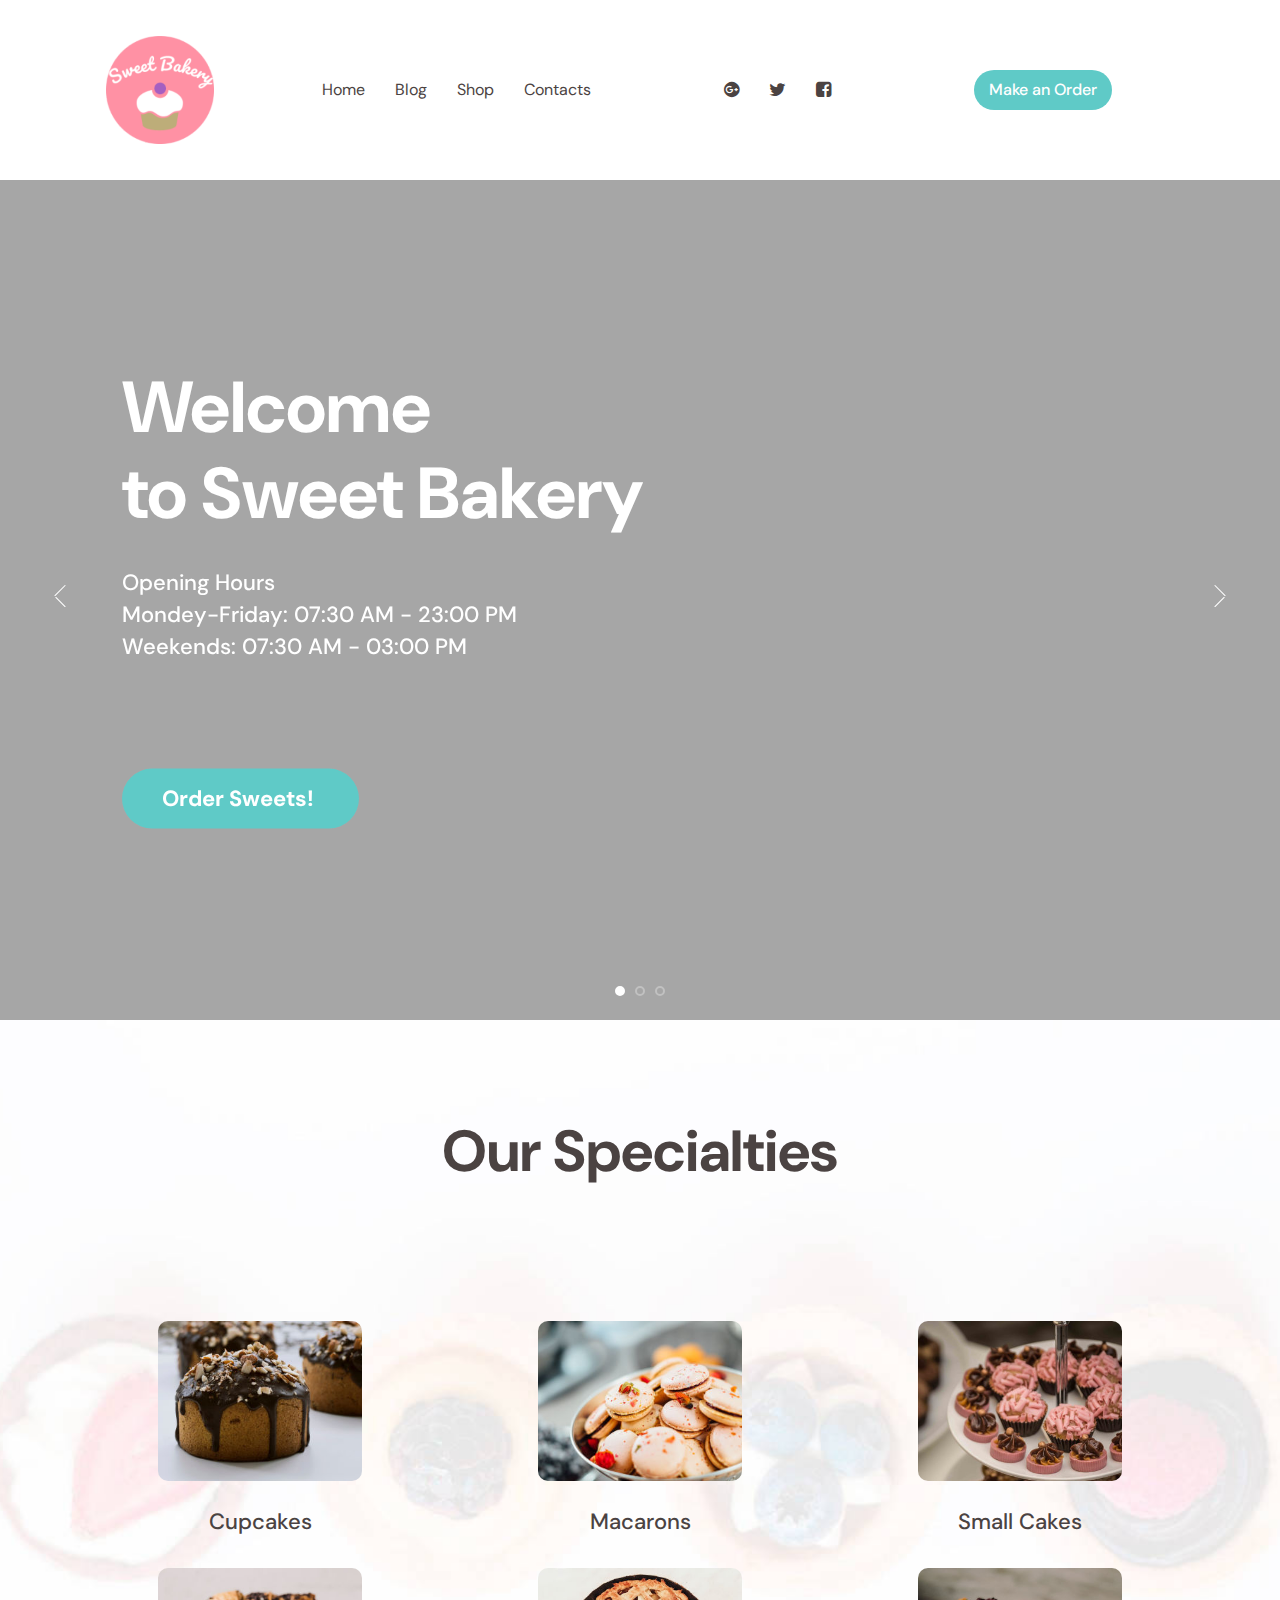
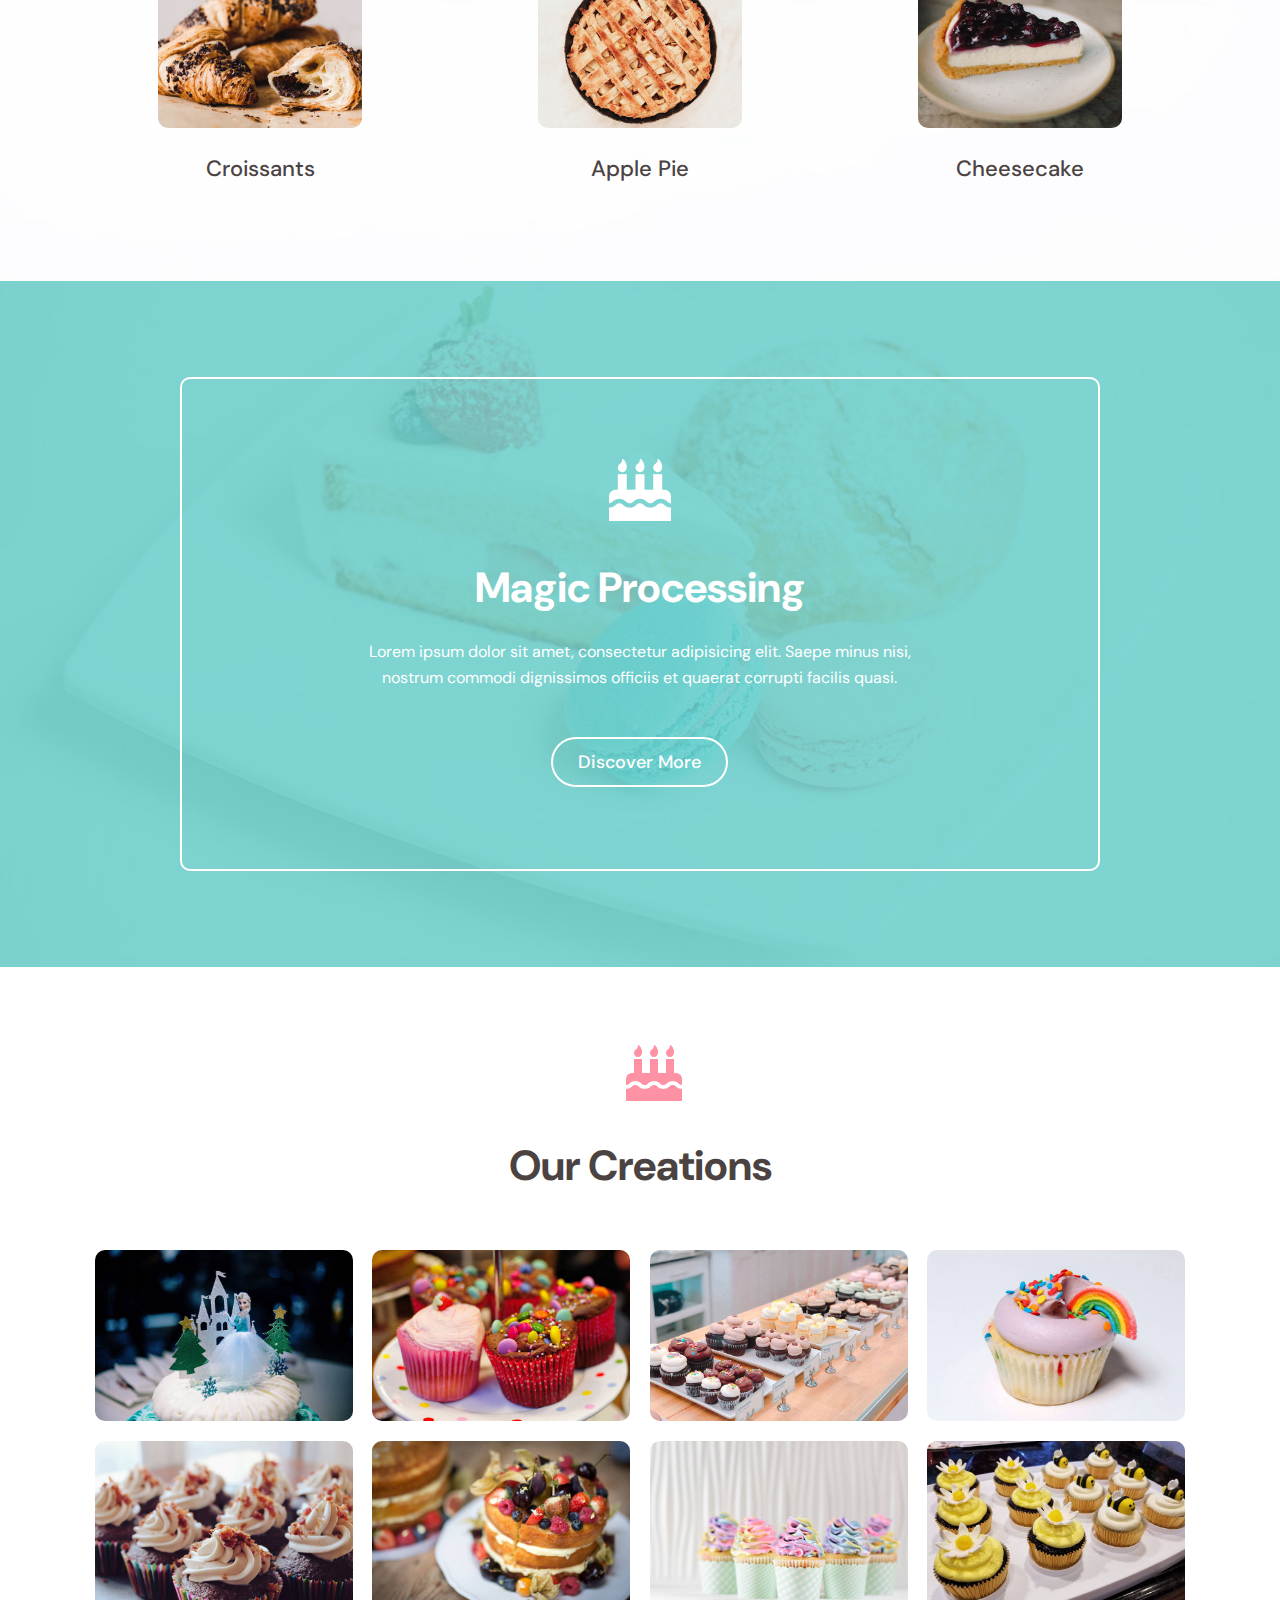
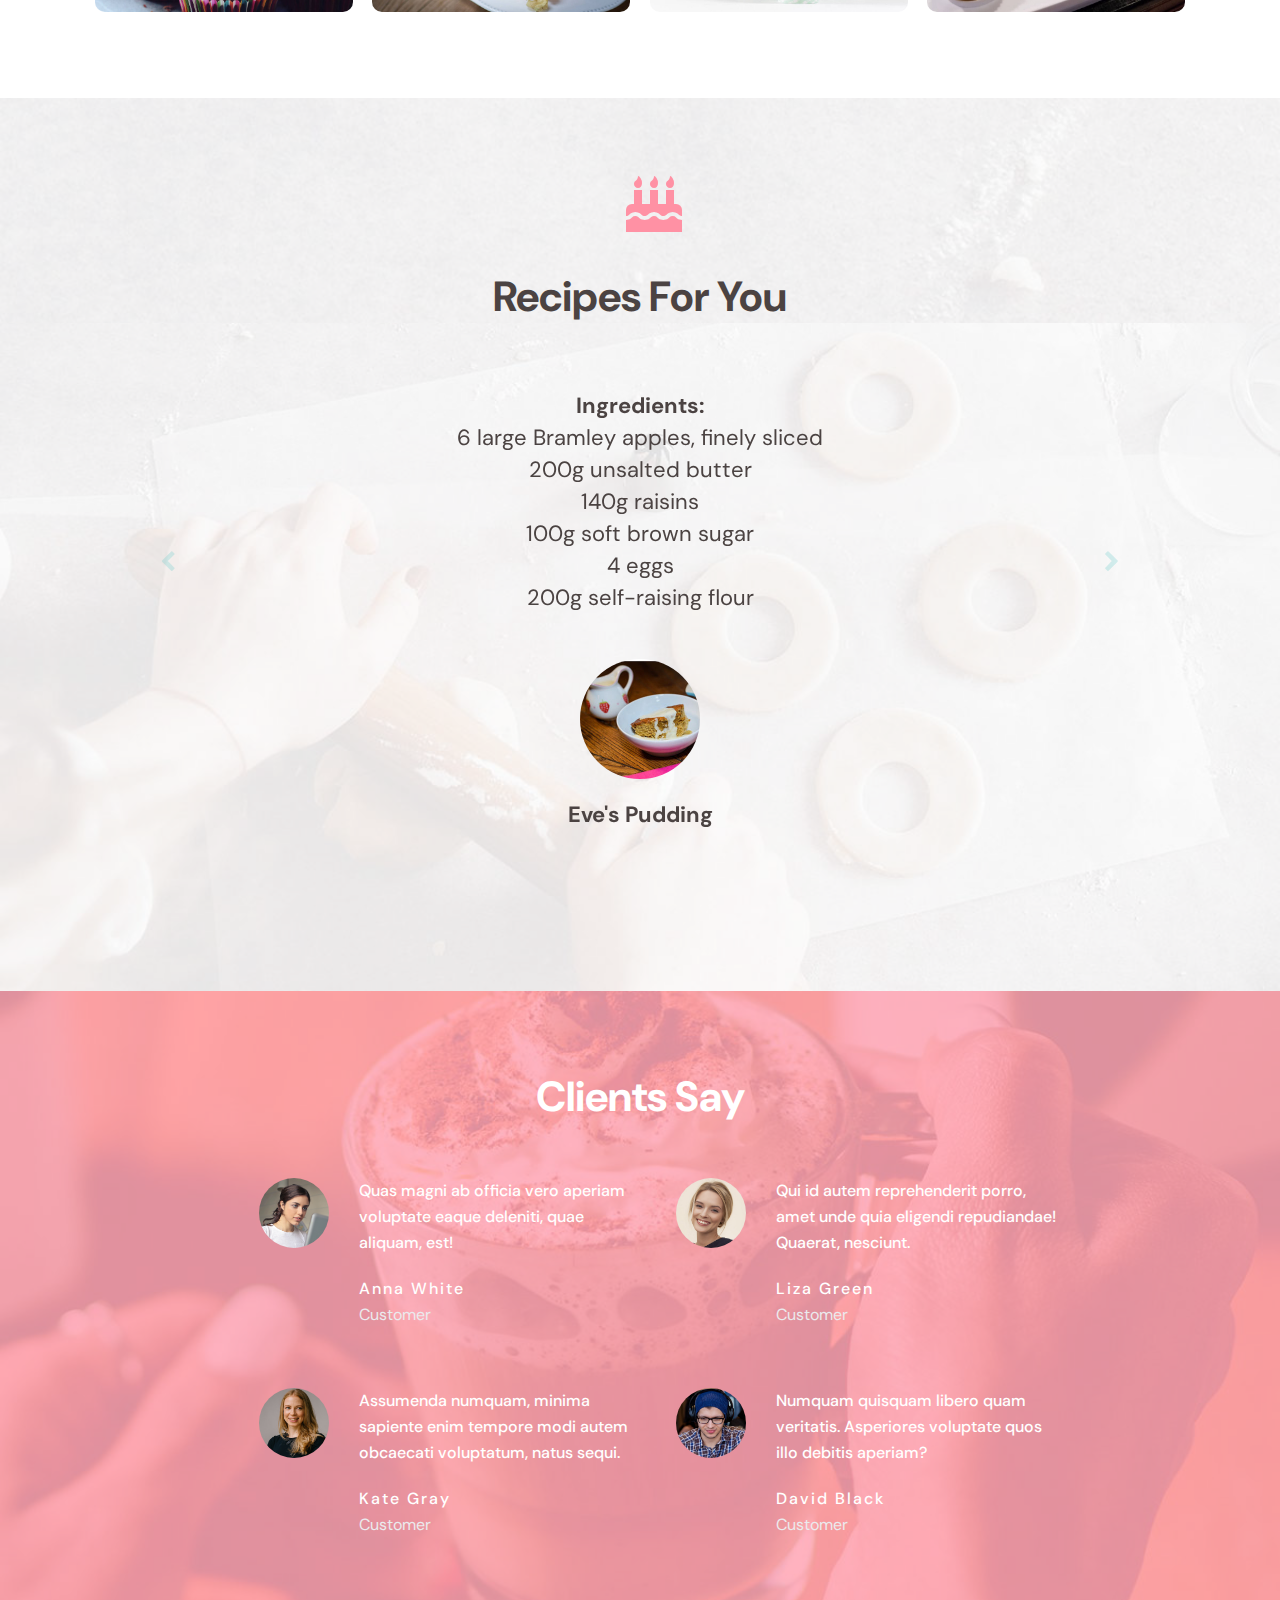
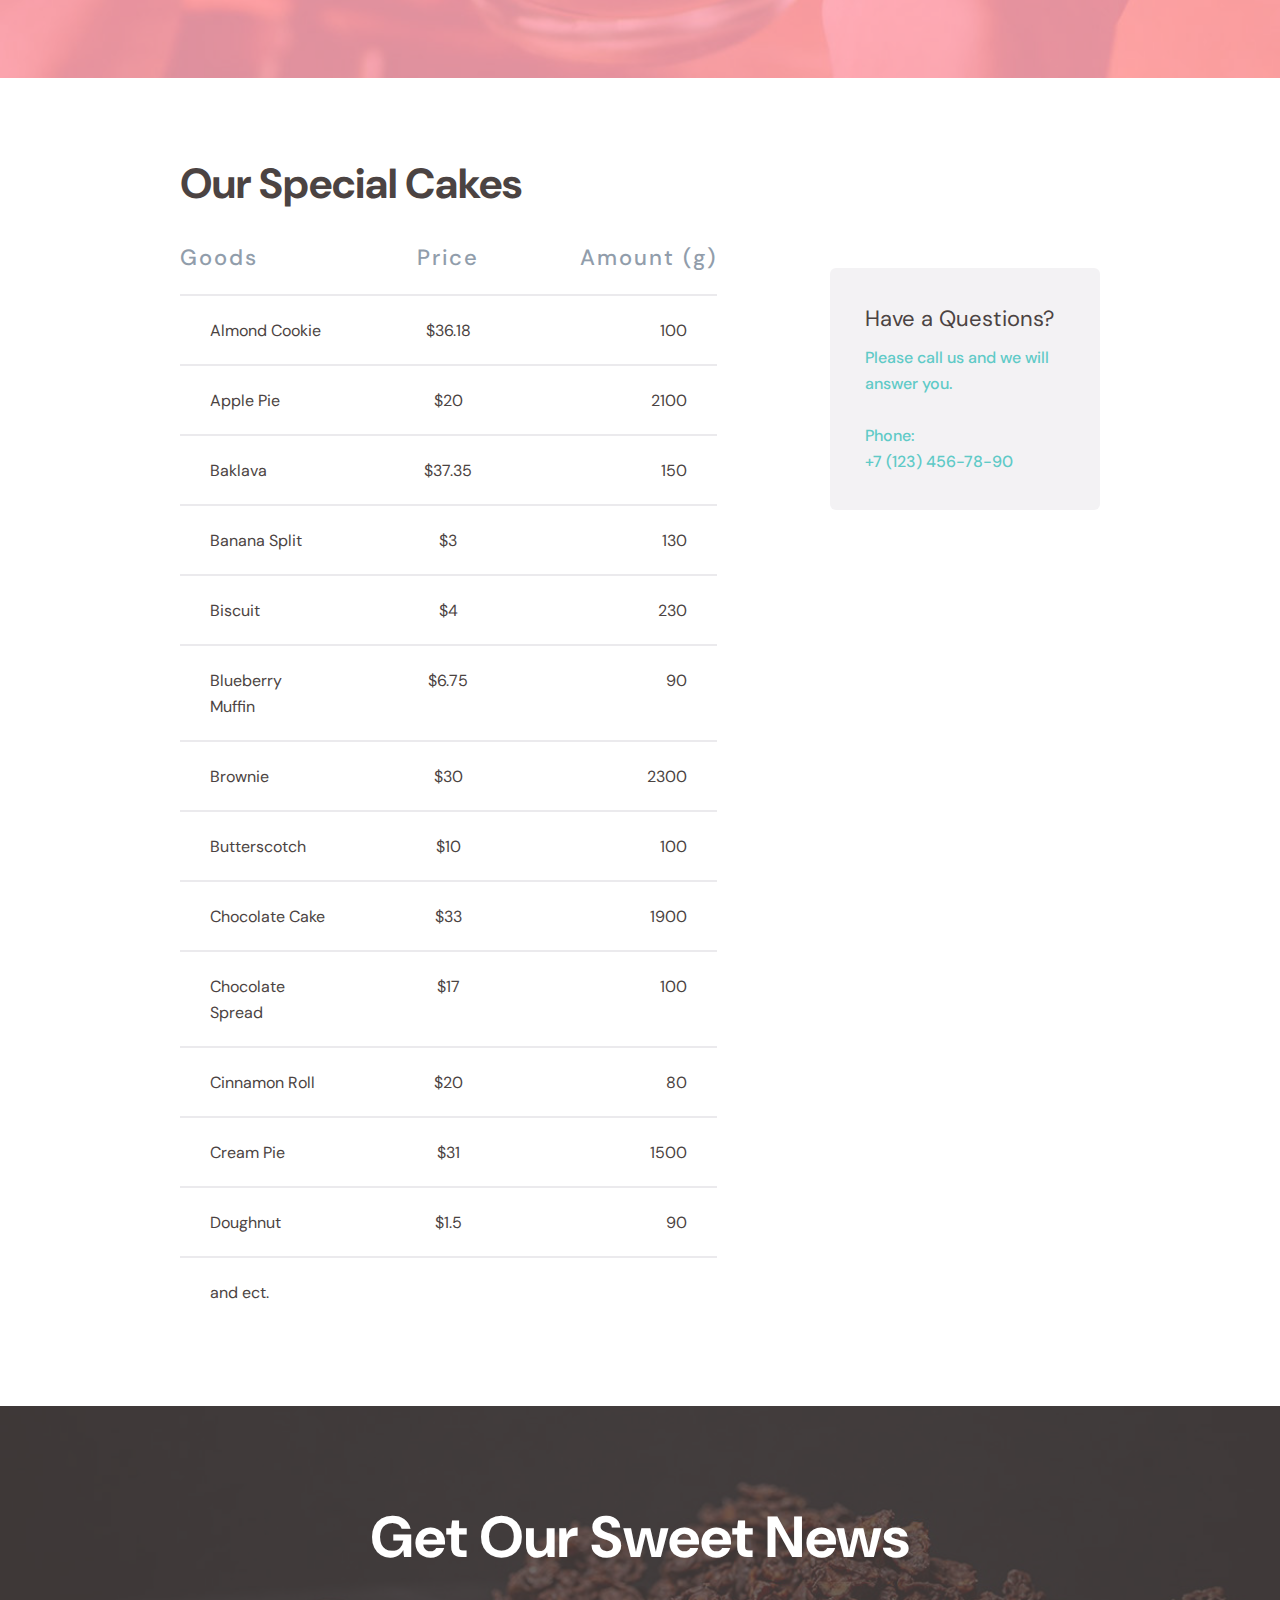
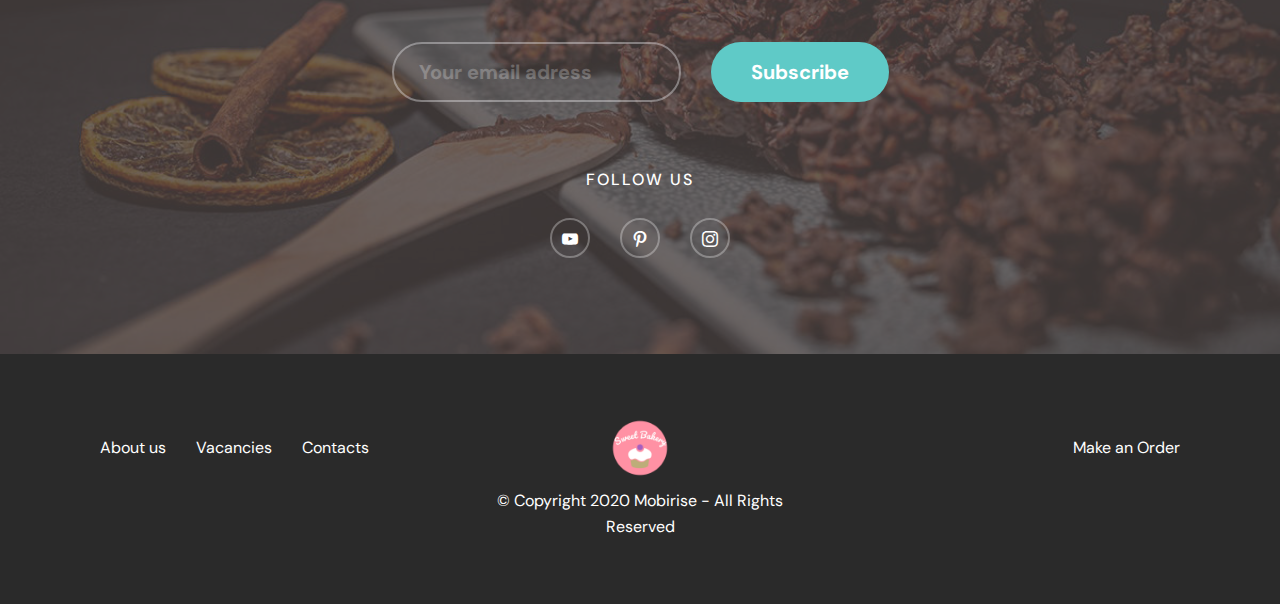
<file: sweet_bakery/index.html>
<!DOCTYPE html>
<html  >
<head>
  <!-- Site made with Mobirise Website Builder v4.11.7, https://mobirise.com -->
  <meta charset="UTF-8">
  <meta http-equiv="X-UA-Compatible" content="IE=edge">
  <meta name="generator" content="Mobirise v4.11.7, mobirise.com">
  <meta name="viewport" content="width=device-width, initial-scale=1, minimum-scale=1">
  <link rel="shortcut icon" href="assets/images/sweet-bakery-180x180.png" type="image/x-icon">
  <meta name="description" content="">
  
  <title>Home</title>
  <link rel="stylesheet" href="assets/web/assets/mobirise-icons/mobirise-icons.css">
  <link rel="stylesheet" href="assets/font-awesome/css/font-awesome.css">
  <link rel="stylesheet" href="assets/tether/tether.min.css">
  <link rel="stylesheet" href="assets/bootstrap/css/bootstrap.min.css">
  <link rel="stylesheet" href="assets/bootstrap/css/bootstrap-grid.min.css">
  <link rel="stylesheet" href="assets/bootstrap/css/bootstrap-reboot.min.css">
  <link rel="stylesheet" href="assets/dropdown/css/style.css">
  <link rel="stylesheet" href="assets/socicon/css/styles.css">
  <link rel="stylesheet" href="assets/formstyler/jquery.formstyler.css">
  <link rel="stylesheet" href="assets/formstyler/jquery.formstyler.theme.css">
  <link rel="stylesheet" href="assets/datepicker/jquery.datetimepicker.min.css">
  <link rel="stylesheet" href="assets/theme/css/style.css">
  <link rel="stylesheet" href="assets/gallery/style.css">
  <link rel="stylesheet" href="assets/formoid-css/recaptcha.css">
  <link rel="preload" as="style" href="assets/mobirise/css/mbr-additional.css"><link rel="stylesheet" href="assets/mobirise/css/mbr-additional.css" type="text/css">
  
  
  

</head>
<body>
  <section class="menu1 cid-rNKkI33ZKQ" once="menu" id="menu1-1" data-sortbtn="btn-primary">

    
    

    <nav class="navbar navbar-dropdown navbar-expand-lg">
                      <div class="container">
        <div class="navbar-brand">
            <div class="col-lg-auto">
            <span class="navbar-logo">
                <a href="https://mobirise.com">
                    <img src="assets/images/sweet-bakery-180x180.png" alt="Mobirise" title="" style="height: 120px;">
                </a>
            </span>
            
        </div>
    </div>
        <button class="navbar-toggler" type="button" data-toggle="collapse" data-target="#navbarSupportedContent" aria-controls="navbarNavAltMarkup" aria-expanded="false" aria-label="Toggle navigation">
            <div class="hamburger">
                <span></span>
                <span></span>
                <span></span>
                <span></span>
            </div>
        </button>
      <div class="collapse navbar-collapse col-lg-auto" id="navbarSupportedContent">
            <ul class="navbar-nav nav-dropdown" data-app-modern-menu="true"><li class="nav-item">
                    <a class="nav-link link text-success display-4" href="https://mobirise.com">
                        Home</a>
                </li>
                <li class="nav-item">
                    <a class="nav-link link text-success display-4" href="https://mobirise.com">
                        Blog</a>
                </li>
                <li class="nav-item">
                    <a class="nav-link link text-success display-4" href="https://mobirise.com">
                         Shop</a>
                </li><li class="nav-item"><a class="nav-link link text-success display-4" href="https://mobirise.com">
                        Contacts</a></li></ul>
            <div class="icons-menu">
              
              
            <div class="soc-item">
                <a href="https://mobirise.com" target="_blank" class="social__link">
                  <span class="mbr-iconfont fa-google-plus-circle fa" style="font-size: 18px;"></span>
                </a>
              </div><div class="soc-item">
                <a href="https://mobirise.com" target="_blank" class="social__link">
                  <span class="mbr-iconfont fa-twitter fa" style="font-size: 18px;"></span>
                </a>
              </div><div class="soc-item">
                <a href="https://mobirise.com" target="_blank" class="social__link">
                  <span class="mbr-iconfont fa-facebook-square fa" style="font-size: 18px;"></span>
                </a>
              </div></div>
           <div class="navbar-buttons mbr-section-btn col-lg-auto"><a class="btn btn-sm btn-danger display-4" href="https://mobirise.com">
                    Make an Order</a></div>
      </div>
    </div></nav>
</section>

<section class="header7 carousel slide cid-rNKqKUXkpa" data-interval="false" id="header7-2" data-sortbtn="btn-primary">

    

    <div><div class="mbr-slider slide carousel" data-pause="true" data-keyboard="false" data-ride="false" data-interval="false"><ol class="carousel-indicators"><li data-app-prevent-settings="" data-target="#header7-2" class=" active" data-slide-to="0"></li><li data-app-prevent-settings="" data-target="#header7-2" data-slide-to="1"></li><li data-app-prevent-settings="" data-target="#header7-2" data-slide-to="2"></li></ol><div class="carousel-inner" role="listbox"><div class="carousel-item slider-fullscreen-image active" data-bg-video-slide="https://www.youtube.com/watch?v=rpFS2xV3CD4"><div class="mbr-overlay" style="opacity: 0.3; background-color: rgb(0, 0, 0);"></div><div class="container container-slide"><div class="image_wrapper"><div class="carousel-caption justify-content-center"><div class="col-10 align-left"><h2 class="mbr-fonts-style display-1">Welcome <br>to Sweet Bakery</h2><p class="lead mbr-text mbr-fonts-style display-7">Opening Hours<br>Mondey-Friday: 07:30 AM - 23:00 PM<br>Weekends: 07:30 AM - 03:00 PM</p><div class="mbr-section-btn" buttons="0"><a class="btn btn-primary display-7" href="https://mobirise.com">Order Sweets!&nbsp;</a> </div></div></div></div></div></div><div class="carousel-item slider-fullscreen-image" data-bg-video-slide="false" style="background-image: url(assets/images/bakery-1920x1280.jpg);"><div class="container container-slide"><div class="image_wrapper"><div class="mbr-overlay" style="background-color: rgb(0, 0, 0);"></div><img src="assets/images/bakery-1920x1280.jpg" alt="" title=""><div class="carousel-caption justify-content-center"><div class="col-10 align-left"><h2 class="mbr-fonts-style display-1">Enjoy Our Food Expirience</h2><p class="lead mbr-text mbr-fonts-style display-5">We offer a large assortment from cakes to small pastries</p><div class="mbr-section-btn" buttons="0"><a class="btn btn-primary display-7" href="https://mobirise.com">Order Sweets! </a> </div></div></div></div></div></div><div class="carousel-item slider-fullscreen-image" data-bg-video-slide="false" style="background-image: url(assets/images/bakery2-1920x1280.jpg);"><div class="container container-slide"><div class="image_wrapper"><div class="mbr-overlay" style="opacity: 0.5; background-color: rgb(0, 0, 0);"></div><img src="assets/images/bakery2-1920x1280.jpg" alt="" title=""><div class="carousel-caption justify-content-center"><div class="col-10 align-left"><h2 class="mbr-fonts-style display-1">Yummy Delicious Сakes</h2><p class="lead mbr-text mbr-fonts-style display-5">We accept orders for birthdays, weddings and celebrations</p><div class="mbr-section-btn" buttons="0"><a class="btn display-7 btn-primary" href="https://mobirise.com">Order Sweets! </a> </div></div></div></div></div></div></div><a data-app-prevent-settings="" class="carousel-control carousel-control-prev" role="button" data-slide="prev" href="#header7-2"><span aria-hidden="true" class="mbri-left mbr-iconfont"></span><span class="sr-only">Previous</span></a><a data-app-prevent-settings="" class="carousel-control carousel-control-next" role="button" data-slide="next" href="#header7-2"><span aria-hidden="true" class="mbri-right mbr-iconfont"></span><span class="sr-only">Next</span></a></div></div>

</section>

<section class="header8 cid-rNKHrIArCA" id="header8-5" data-sortbtn="btn-primary">

    

    <div class="mbr-overlay" style="opacity: 0; background-color: rgb(95, 202, 199);">
    </div>

    <div class="container">
        <div class="row justify-content-center">
            <div class="col-lg-9 text-center">
                <h1 class="mbr-section-title mbr-bold mbr-fonts-style display-2">Our Specialties</h1>
            </div>
            <div class="col-lg-9 text-center">
                
                
            </div>
        </div>
        <div class="row justify-content-center text-md-left bottom__block">
            
            
            
        <div class="col-md-4 d-flex flex-column bottom__card">
                
                <div class="image col-lg-8 col-8">
                        <img src="assets/images/bakery5-340x227.jpg" alt="Mobirise" title="">
                </div>
                    
                <p class="mbr-text mx-auto mbr-fonts-style display-7">Cupcakes</p>
            </div><div class="col-md-4 d-flex flex-column bottom__card">
                
                <div class="image col-lg-8 col-8">
                        <img src="assets/images/bakery6-340x227.jpg" alt="Mobirise" title="">
                </div>
                    
                <p class="mbr-text mx-auto mbr-fonts-style display-7">Macarons</p>
            </div><div class="col-md-4 d-flex flex-column bottom__card">
                
                <div class="image col-lg-8 col-8">
                        <img src="assets/images/bakery8-406x271.jpg" alt="Mobirise" title="">
                </div>
                    
                <p class="mbr-text mx-auto mbr-fonts-style display-7">Small Cakes</p>
            </div><div class="col-md-4 d-flex flex-column bottom__card">
                
                <div class="image col-lg-8 col-8">
                        <img src="assets/images/bakery9-406x271.jpg" alt="Mobirise" title="">
                </div>
                    
                <p class="mbr-text mx-auto mbr-fonts-style display-7">Croissants</p>
            </div><div class="col-md-4 d-flex flex-column bottom__card">
                
                <div class="image col-lg-8 col-8">
                        <img src="assets/images/bakery10-406x271.jpg" alt="Mobirise" title="">
                </div>
                    
                <p class="mbr-text mx-auto mbr-fonts-style display-7">Apple Pie</p>
            </div><div class="col-md-4 d-flex flex-column bottom__card">
                
                <div class="image col-lg-8 col-8">
                        <img src="assets/images/bakery11-406x271.jpg" alt="Mobirise" title="">
                </div>
                    
                <p class="mbr-text mx-auto mbr-fonts-style display-7">Cheesecake</p>
            </div></div>
        
    </div> 
</section>

<section class="content10 cid-rNOUFPooqZ" id="content10-7" data-sortbtn="btn-primary">

    

    <div class="mbr-overlay" style="opacity: 0.8; background-color: rgb(95, 202, 199);">
    </div>

    <div class="container">
        <div class="row text-center justify-content-center">
            <div class="col-xl-10 col-lg-10">
                <div class="block__inner">
                    <div class="row justify-content-center">
                        <div class="col-lg-8 col-md-10">
                                <span class="mbr-iconfont fa-birthday-cake fa"></span>
                               <h2 class="mbr-section-title mbr-bold mbr-fonts-style display-5">Magic Processing</h2>
                               <p class="mbr-text mbr-fonts-style display-4">Lorem ipsum dolor sit amet, consectetur adipisicing elit. Saepe minus nisi, nostrum commodi dignissimos officiis et quaerat corrupti facilis quasi.
<br></p>
                                <div class="mbr-section-btn"><a class="btn btn-md btn-white-outline display-4" href="https://mobirise.co">Discover More</a></div>
                            </div>
                        </div>
                    </div>
                </div>
            </div>
               </div>
</section>

<section class="content8 cid-rNOYpvxNPG" id="content8-a" data-sortbtn="btn-primary">

    

    

    <div class="container">
        <div class="row justify-content-center text-center">
           <div class="col-xl-7 col-lg-8 col-md-10 icons">
                  
                  
                  
              <span class="mbr-iconfont fa-birthday-cake fa" style="font-size: 56px;"></span></div>
            <div class="col-xl-7 col-lg-8 col-md-10">
               <h2 class="mbr-section-title mbr-bold mbr-fonts-style display-5">Our Creations</h2>
            </div>
            <div class="col-xl-7 col-lg-8 col-md-9 col-sm-10">
               
               </div>
            </div>
            </div>
</section>

<section class="gallery1 mbr-gallery mbr-slider-carousel cid-rNOXo0WIXc" id="gallery1-8" data-sortbtn="btn-primary">

    

    <div class="container">
        <div><!-- Filter --><!-- Gallery --><div class="mbr-gallery-row"><div class="mbr-gallery-layout-default"><div><div><div class="mbr-gallery-item mbr-gallery-item--p2" data-video-url="false" data-tags="Awesome"><div href="#lb-gallery1-8" data-slide-to="0" data-toggle="modal"><img src="assets/images/bakery13-1200x800-800x533.jpg" alt="" title=""><span class="icon-focus"></span></div></div><div class="mbr-gallery-item mbr-gallery-item--p2" data-video-url="false" data-tags="Responsive"><div href="#lb-gallery1-8" data-slide-to="1" data-toggle="modal"><img src="assets/images/bakery14-1200x800-800x533.jpg" alt="" title=""><span class="icon-focus"></span></div></div><div class="mbr-gallery-item mbr-gallery-item--p2" data-video-url="false" data-tags="Creative"><div href="#lb-gallery1-8" data-slide-to="2" data-toggle="modal"><img src="assets/images/bakery15-1200x800-800x533.jpg" alt="" title=""><span class="icon-focus"></span></div></div><div class="mbr-gallery-item mbr-gallery-item--p2" data-video-url="false" data-tags="Animated"><div href="#lb-gallery1-8" data-slide-to="3" data-toggle="modal"><img src="assets/images/bakery16-1200x800-800x533.jpg" alt="" title=""><span class="icon-focus"></span></div></div><div class="mbr-gallery-item mbr-gallery-item--p2" data-video-url="false" data-tags="Awesome"><div href="#lb-gallery1-8" data-slide-to="4" data-toggle="modal"><img src="assets/images/bakery17-1200x800-800x533.jpg" alt="" title=""><span class="icon-focus"></span></div></div><div class="mbr-gallery-item mbr-gallery-item--p2" data-video-url="false" data-tags="Awesome"><div href="#lb-gallery1-8" data-slide-to="5" data-toggle="modal"><img src="assets/images/bakery18-1200x800-800x533.jpg" alt="" title=""><span class="icon-focus"></span></div></div><div class="mbr-gallery-item mbr-gallery-item--p2" data-video-url="false" data-tags="Responsive"><div href="#lb-gallery1-8" data-slide-to="6" data-toggle="modal"><img src="assets/images/bakery19-1200x800-800x533.jpg" alt="" title=""><span class="icon-focus"></span></div></div><div class="mbr-gallery-item mbr-gallery-item--p2" data-video-url="false" data-tags="Animated"><div href="#lb-gallery1-8" data-slide-to="7" data-toggle="modal"><img src="assets/images/bakery20-1200x800-800x533.jpg" alt="" title=""><span class="icon-focus"></span></div></div></div></div><div class="clearfix"></div></div></div><!-- Lightbox --><div data-app-prevent-settings="" class="mbr-slider modal fade carousel slide" tabindex="-1" data-keyboard="true" data-interval="false" id="lb-gallery1-8"><div class="modal-dialog"><div class="modal-content"><div class="modal-body"><ol class="carousel-indicators"><li data-app-prevent-settings="" data-target="#lb-gallery1-8" data-slide-to="0"></li><li data-app-prevent-settings="" data-target="#lb-gallery1-8" data-slide-to="1"></li><li data-app-prevent-settings="" data-target="#lb-gallery1-8" data-slide-to="2"></li><li data-app-prevent-settings="" data-target="#lb-gallery1-8" data-slide-to="3"></li><li data-app-prevent-settings="" data-target="#lb-gallery1-8" data-slide-to="4"></li><li data-app-prevent-settings="" data-target="#lb-gallery1-8" data-slide-to="5"></li><li data-app-prevent-settings="" data-target="#lb-gallery1-8" data-slide-to="6"></li><li data-app-prevent-settings="" data-target="#lb-gallery1-8" class=" active" data-slide-to="7"></li></ol><div class="carousel-inner"><div class="carousel-item"><img src="assets/images/bakery13-1200x800.jpg" alt="" title=""></div><div class="carousel-item"><img src="assets/images/bakery14-1200x800.jpg" alt="" title=""></div><div class="carousel-item"><img src="assets/images/bakery15-1200x800.jpg" alt="" title=""></div><div class="carousel-item"><img src="assets/images/bakery16-1200x800.jpg" alt="" title=""></div><div class="carousel-item"><img src="assets/images/bakery17-1200x800.jpg" alt="" title=""></div><div class="carousel-item"><img src="assets/images/bakery18-1200x800.jpg" alt="" title=""></div><div class="carousel-item"><img src="assets/images/bakery19-1200x800.jpg" alt="" title=""></div><div class="carousel-item active"><img src="assets/images/bakery20-1200x800.jpg" alt="" title=""></div></div><a class="carousel-control carousel-control-prev" role="button" data-slide="prev" href="#lb-gallery1-8"><span class="mbri-left mbr-iconfont" aria-hidden="true"></span><span class="sr-only">Previous</span></a><a class="carousel-control carousel-control-next" role="button" data-slide="next" href="#lb-gallery1-8"><span class="mbri-right mbr-iconfont" aria-hidden="true"></span><span class="sr-only">Next</span></a><a class="close" href="#" role="button" data-dismiss="modal"><span class="sr-only">Close</span></a></div></div></div></div></div>
    </div>

</section>

<section class="content8 cid-rNP23MgUhL" id="content8-c" data-sortbtn="btn-primary">

    

    <div class="mbr-overlay" style="opacity: 0.6; background-color: rgb(255, 255, 255);">
    </div>

    <div class="container">
        <div class="row justify-content-center text-center">
           <div class="col-xl-7 col-lg-8 col-md-10 icons">
                  
                  
                  
              <span class="mbr-iconfont fa-birthday-cake fa" style="font-size: 56px;"></span></div>
            <div class="col-xl-7 col-lg-8 col-md-10">
               <h2 class="mbr-section-title mbr-bold mbr-fonts-style display-5">Recipes For You</h2>
            </div>
            <div class="col-xl-7 col-lg-8 col-md-9 col-sm-10">
               
               </div>
            </div>
            </div>
</section>

<section class="testimonials3 carousel slide testimonials-slider cid-rNP1NJXGov" data-interval="false" id="testimonials3-b" data-sortbtn="btn-primary">
    
    

    <div class="mbr-overlay" style="opacity: 0.6; background-color: rgb(255, 255, 255);">
    </div>

    <div class="container text-center">
        
        <div class="carousel slide" role="listbox" data-pause="true" data-keyboard="false" data-ride="false" data-interval="false">
            <div class="carousel-inner">
                
            
                
            <div class="carousel-item">
                    <div class="col-xl-6 col-lg-8 col-md-10">
                        
                        <div class="user__text">
                            <p class="mbr-fonts-style mbr-text display-7"><strong>Ingredients:</strong><br>6 large Bramley apples, finely sliced
<br>200g unsalted butter
<br>140g raisins
<br>100g soft brown sugar
<br>4 eggs
<br>200g self-raising flour<br></p>
                        </div>
                        <div class="user_image">
                            <img src="assets/images/bakery22-1-240x240.jpg" alt="" title="">
                        </div>
                        <p class="user_name mbr-bold mbr-fonts-style display-7">
                            Eve's Pudding</p>
                        
                    </div>
                </div><div class="carousel-item">
                    <div class="col-xl-6 col-lg-8 col-md-10">
                        
                        <div class="user__text">
                            <p class="mbr-fonts-style display-7"><strong>Ingredients:</strong><br>1 punnet of raspberries
<br>a little icing sugar
<br>1 peach, sliced
<br>vanilla ice cream</p>
                        </div>
                        <div class="user_image">
                            <img src="assets/images/bakery23-240x240.jpg" alt="" title="">
                        </div>
                        <p class="user_name mbr-bold mbr-fonts-style display-7">
                            Melba sundaes
                        </p>
                        
                    </div>
                </div><div class="carousel-item">
                    <div class="col-xl-6 col-lg-8 col-md-10">
                        
                        <div class="user__text">
                            <p class="mbr-fonts-style display-7"><strong>Ingredients:</strong><br>200g caster sugar (golden is fine)
<br>100g dark brown sugar
<br>300ml double cream
<br>125g butter, cubed
<br>1 tsp vanilla extract</p>
                        </div>
                        <div class="user_image">
                            <img src="assets/images/bakery21-240x240.jpg" alt="" title="">
                        </div>
                        <p class="user_name mbr-bold mbr-fonts-style display-7">
                            Chewy Toffees
                        </p>
                        
                    </div>
                </div></div>

            <div class="carousel-controls">
                <a class="carousel-control-prev" role="button" data-slide="prev">
                  <span aria-hidden="true" class="mbr-iconfont fa-chevron-left fa"></span>
                  <span class="sr-only">Previous</span>
                </a>
                
                <a class="carousel-control-next" role="button" data-slide="next">
                  <span aria-hidden="true" class="mbr-iconfont fa-chevron-right fa"></span>
                  <span class="sr-only">Next</span>
                </a>
            </div>
        </div>
    </div>
</section>

<section class="testimonial1 cid-rNPdInuBLE" id="testimonials1-g" data-sortbtn="btn-primary">

    

    <div class="mbr-overlay" style="opacity: 0.7; background-color: rgb(255, 145, 164);">
    </div>
    <div class="container">
        <div class="row justify-content-center">
            <div class="col-xl-10 text-center">
                <h2 class="mbr-section-title mbr-bold mbr-fonts-style display-5">Clients Say</h2>
                </div>
                <div class="col-lg-10 col-sm-10">
                <div class="row justify-content-center text-center justify-content-lg-start">        
                        <div class="col-xl-1"></div>
                        <div class="image col-lg-1">
                            <img src="assets/images/face6.jpg" alt="Mobirise" title="">
                        </div>
                        <div class="content__block text-lg-left col-xl-4 col-lg-5 col-md-8 col-sm-10">
                            <p class="mbr-text mbr-fonts-style display-4">Quas magni ab officia vero aperiam voluptate eaque deleniti, quae aliquam, est!</p>
                            <p class="signature ls2fw500 mbr-fonts-style display-4">Anna White</p>
                            <p class="company mbr-fonts-style display-4">Customer</p>
                        </div>
                        
                    <div class="image col-lg-1">
                            <img src="assets/images/face1.jpg" alt="Mobirise" title="">
                        </div>
                        <div class="content__block text-lg-left col-xl-4 col-lg-5 col-md-8 col-sm-10">
                            <p class="mbr-text mbr-fonts-style display-4">Qui id autem reprehenderit porro, amet unde quia eligendi repudiandae! Quaerat, nesciunt.</p>
                            <p class="signature ls2fw500 mbr-fonts-style display-4">Liza Green</p>
                            <p class="company mbr-fonts-style display-4">Customer</p>
                        </div>
                        <div class="col-xl-1"></div>
                        <div class="image col-lg-1">
                            <img src="assets/images/face2.jpg" alt="Mobirise" title="">
                        </div>
                        <div class="content__block text-lg-left col-xl-4 col-lg-5 col-md-8 col-sm-10">
                            <p class="mbr-text mbr-fonts-style display-4">Assumenda numquam, minima sapiente enim tempore modi autem obcaecati voluptatum, natus sequi.</p>
                            <p class="signature ls2fw500 mbr-fonts-style display-4">Kate Gray</p>
                            <p class="company mbr-fonts-style display-4">Customer</p>
                        </div>
                    
                        <div class="image col-lg-1">
                            <img src="assets/images/face4.jpg" alt="Mobirise" title="">
                        </div>
                        <div class="content__block text-lg-left col-xl-4 col-lg-5 col-md-8 col-sm-10">
                            <p class="mbr-text mbr-fonts-style display-4">Numquam quisquam libero quam veritatis. Asperiores voluptate quos illo debitis aperiam?</p>
                            <p class="signature ls2fw500 mbr-fonts-style display-4">David Black</p>
                            <p class="company mbr-fonts-style display-4">Customer</p>
                        </div>   
                    
                    </div>
                </div>
            </div>
        </div>
</section>

<section class="table1 cid-rNPeLyp9Kz" id="table1-h" data-sortbtn="btn-primary">

    

    
    <div class="container">
        <div class="row justify-content-center">
            <div class="col-xl-10">
                <div class="text-center text-lg-left">
                <h2 class="mbr-section-title mbr-bold mbr-fonts-style display-5">Our Special Cakes</h2>
                </div>
                <div class="row justify-content-between no-gutters">
                    <div class="col-lg-7 tables">
                        <div class="row justify-content-center no-gutters">
                            <div class="col-sm-4 col-10 column">
                                
                                
                                
                            <div class="table__title text-center text-sm-left px-0 border__bot">
                                    <h3 class="title ls2fw500 mbr-fonts-style display-7">Goods</h3>
                                </div><div class="cell text-center text-sm-left border__bot">
                                    <p class="mbr-fonts-style mbr-text display-4">Almond Cookie</p>
                                </div><div class="cell text-center text-sm-left border__bot">
                                    <p class="mbr-fonts-style mbr-text display-4">Apple Pie</p>
                                </div><div class="cell text-center text-sm-left border__bot">
                                    <p class="mbr-fonts-style mbr-text display-4">Baklava</p>
                                </div><div class="cell text-center text-sm-left border__bot">
                                    <p class="mbr-fonts-style mbr-text display-4">Banana Split</p>
                                </div><div class="cell text-center text-sm-left border__bot">
                                    <p class="mbr-fonts-style mbr-text display-4">Biscuit<br></p>
                                </div><div class="cell text-center text-sm-left border__bot">
                                    <p class="mbr-fonts-style mbr-text display-4">Blueberry Muffin<br></p>
                                </div><div class="cell text-center text-sm-left border__bot">
                                    <p class="mbr-fonts-style mbr-text display-4">Brownie</p>
                                </div><div class="cell text-center text-sm-left border__bot">
                                    <p class="mbr-fonts-style mbr-text display-4">Butterscotch<br></p>
                                </div><div class="cell text-center text-sm-left border__bot">
                                    <p class="mbr-fonts-style mbr-text display-4">Chocolate Cake<br></p>
                                </div><div class="cell text-center text-sm-left border__bot">
                                    <p class="mbr-fonts-style mbr-text display-4">Chocolate Spread<br></p>
                                </div><div class="cell text-center text-sm-left border__bot">
                                    <p class="mbr-fonts-style mbr-text display-4">Cinnamon Roll<br></p>
                                </div><div class="cell text-center text-sm-left border__bot">
                                    <p class="mbr-fonts-style mbr-text display-4">Cream Pie<br></p>
                                </div><div class="cell text-center text-sm-left border__bot">
                                    <p class="mbr-fonts-style mbr-text display-4">Doughnut<br></p>
                                </div><div class="cell text-center text-sm-left border__bot">
                                    <p class="mbr-fonts-style mbr-text display-4">and ect.<br></p>
                                </div></div>
                            <div class="col-sm-4 col-10 column text-center text-sm-left">
                                
                                
                                
                                
                                
                                
                            <div class="table__title text-center text-center px-0 border__bot">
                                    <h3 class="title ls2fw500 mbr-fonts-style display-7">Price</h3>
                                </div><div class="cell text-center text-center border__bot">
                                    <p class="mbr-fonts-style mbr-text display-4">$36.18</p>
                                </div><div class="cell text-center text-center border__bot">
                                    <p class="mbr-fonts-style mbr-text display-4">$20</p>
                                </div><div class="cell text-center text-center border__bot">
                                    <p class="mbr-fonts-style mbr-text display-4">$37.35</p>
                                </div><div class="cell text-center text-center border__bot">
                                    <p class="mbr-fonts-style mbr-text display-4">$3</p>
                                </div><div class="cell text-center text-center border__bot">
                                    <p class="mbr-fonts-style mbr-text display-4">$4</p>
                                </div><div class="cell text-center text-center border__bot">
                                    <p class="mbr-fonts-style mbr-text display-4">$6.75<br><br></p>
                                </div><div class="cell text-center text-center border__bot">
                                    <p class="mbr-fonts-style mbr-text display-4">$30</p>
                                </div><div class="cell text-center text-center border__bot">
                                    <p class="mbr-fonts-style mbr-text display-4">$10</p>
                                </div><div class="cell text-center text-center border__bot">
                                    <p class="mbr-fonts-style mbr-text display-4">$33</p>
                                </div><div class="cell text-center text-center border__bot">
                                    <p class="mbr-fonts-style mbr-text display-4">$17<br><br></p>
                                </div><div class="cell text-center text-center border__bot">
                                    <p class="mbr-fonts-style mbr-text display-4">$20</p>
                                </div><div class="cell text-center text-center border__bot">
                                    <p class="mbr-fonts-style mbr-text display-4">$31</p>
                                </div><div class="cell text-center text-center border__bot">
                                    <p class="mbr-fonts-style mbr-text display-4">$1.5</p>
                                </div><div class="cell text-center text-center border__bot">
                                    <p class="mbr-fonts-style mbr-text display-4"></p>
                                </div></div>
                            <div class="col-sm-4 col-10 column text-center text-sm-left">
                                
                                
                            
                                
                                
                                
                            <div class="table__title text-center text-sm-right px-0 border__bot">
                                    <h3 class="title ls2fw500 mbr-fonts-style display-7">Amount (g)</h3>
                                </div><div class="cell text-center text-sm-right border__bot">
                                    <p class="mbr-fonts-style mbr-text display-4">100</p>
                                </div><div class="cell text-center text-sm-right border__bot">
                                    <p class="mbr-fonts-style mbr-text display-4">2100</p>
                                </div><div class="cell text-center text-sm-right border__bot">
                                    <p class="mbr-fonts-style mbr-text display-4">150</p>
                                </div><div class="cell text-center text-sm-right border__bot">
                                    <p class="mbr-fonts-style mbr-text display-4">130</p>
                                </div><div class="cell text-center text-sm-right border__bot">
                                    <p class="mbr-fonts-style mbr-text display-4">230</p>
                                </div><div class="cell text-center text-sm-right border__bot">
                                    <p class="mbr-fonts-style mbr-text display-4">90<br><br></p>
                                </div><div class="cell text-center text-sm-right border__bot">
                                    <p class="mbr-fonts-style mbr-text display-4">2300</p>
                                </div><div class="cell text-center text-sm-right border__bot">
                                    <p class="mbr-fonts-style mbr-text display-4">100</p>
                                </div><div class="cell text-center text-sm-right border__bot">
                                    <p class="mbr-fonts-style mbr-text display-4">1900</p>
                                </div><div class="cell text-center text-sm-right border__bot">
                                    <p class="mbr-fonts-style mbr-text display-4">100<br><br></p>
                                </div><div class="cell text-center text-sm-right border__bot">
                                    <p class="mbr-fonts-style mbr-text display-4">80</p>
                                </div><div class="cell text-center text-sm-right border__bot">
                                    <p class="mbr-fonts-style mbr-text display-4">1500</p>
                                </div><div class="cell text-center text-sm-right border__bot">
                                    <p class="mbr-fonts-style mbr-text display-4">90</p>
                                </div><div class="cell text-center text-sm-right border__bot">
                                    <p class="mbr-fonts-style mbr-text display-4"></p>
                                </div></div>
                        </div>
                    </div>
                    <div class="col-lg-4 d-flex flex-column text-center text-lg-left mt-5 content__block">
                        <h3 class="mbr-fonts-style title__text display-7">Have a Questions?</h3>
                        <p class="mbr-fonts-style text display-4">Please call us and we will answer you.<br><br>Phone: <br>+7 (123) 456-78-90</p>
                        
                    </div>
                </div>
            </div>
        </div>
    </div>
</section>

<section class="header10 cid-rNPmqrXLIz" id="header10-j" data-sortbtn="btn-primary">

    

    <div class="mbr-overlay" style="opacity: 0.8; background-color: rgb(75, 67, 66);">
    </div>

    <div class="container">
        <div class="row justify-content-center">
            <div class="mbr-white col-xl-8 col-lg-10">
                <h1 class="mbr-section-title align-center mbr-bold mbr-fonts-style display-2">Get Our Sweet News</h1>
                
        </div>
    </div>
     <div class="row justify-content-center subscribe__form">
            <div class="d-flex" data-form-type="formoid">
<!--Formbuilder Form-->
<form action="https://mobirise.com/" method="POST" class="mbr-form form-with-styler" data-form-title="Mobirise Form"><input type="hidden" name="email" data-form-email="true" value="TCCvvZCxlfkROBRGou9AVBPV6CEUV5nT8ojowjSg9BVrkkhIB/cSBEiSYqR+Ol1EpYT2n/6LFii7FRk2ebBFE82LQAvx4SagBx114Rc9NbC6r8PAe/1TIwbD5t/GYJ5p">
<div class="row">
<div hidden="hidden" data-form-alert="" class="alert alert-success col-12">Thanks for filling out the form!</div>
<div hidden="hidden" data-form-alert-danger="" class="alert alert-danger col-12"> </div>
</div>
<div class="dragArea row">

<div class="col form-group " data-for="email">
<input type="email" name="email" placeholder="Your email adress" data-form-field="Email" required="required" class="form-control display-7" value="" id="email-header10-j">
</div>
<div class="col-auto input-group-btn"><button type="submit" class="btn btn-lg btn-primary display-7">Subscribe</button></div>
</div>
</form><!--Formbuilder Form-->
</div>
        </div>
        <div class="socials text-white">
             <p class="title__social ls2fw500 align-center mbr-fonts-style display-4">FOLLOW US</p>
            <div class="icons-menu">
              
              
            <div class="soc-item">
                <a href="https://mobirise.com" target="_blank" class="social__link">
                  <span class="mbr-iconfont socicon-youtube socicon" style="font-size: 16px;"></span>
                </a>
              </div><div class="soc-item">
                <a href="https://mobirise.com" target="_blank" class="social__link">
                  <span class="mbr-iconfont socicon-pinterest socicon" style="font-size: 16px;"></span>
                </a>
              </div><div class="soc-item">
                <a href="https://mobirise.com" target="_blank" class="social__link">
                  <span class="mbr-iconfont socicon-instagram socicon" style="font-size: 16px;"></span>
                </a>
              </div></div>
        </div>
    </div>
</section>

<section class="footer1 cid-rNPqI5iwy5" id="footer1-l" data-sortbtn="btn-primary">

    

    

    <div class="container">
        <div class="row justify-content-between align-items-center wrapper">
            <div class="col-lg-4 col-sm-6 text-sm-right text-lg-left order-1 order-lg-0">
                <ul class="foot__menu justify-content-center justify-content-sm-start">
                    
                    
                    
                <li class="menu__items mbr-fonts-style display-4">
                        About us
                    </li><li class="menu__items mbr-fonts-style display-4">Vacancies</li><li class="menu__items mbr-fonts-style display-4">
                        Contacts
                    </li></ul>
            </div>
            <div class="mb-lg-0 col-lg-auto order-0 text-center brand">
               
                 <img class="logo__image" src="assets/images/sweet-bakery-72x72.png" alt="Mobirise" title="">
            </div>
            <div class="col-lg-4 col-sm-6 text-center text-sm-left text-lg-right order-2 order-lg-0">
                  <p class="menu__items mbr-fonts-style display-4">Make an Order</p>
                
            </div>
        </div>
        <div class="row justify-content-center">
            <div class="col-xl-4 col-lg-5 col-md-6 col-sm-8 text-center privacy ">
               <p class="mbr-text mbr-fonts-style display-4">© Copyright 2020 Mobirise - All Rights Reserved</p>
            </div>
        </div>
                
       </div>
</section>


  <script src="assets/web/assets/jquery/jquery.min.js"></script>
  <script src="assets/popper/popper.min.js"></script>
  <script src="assets/tether/tether.min.js"></script>
  <script src="assets/bootstrap/js/bootstrap.min.js"></script>
  <script src="assets/dropdown/js/nav-dropdown.js"></script>
  <script src="assets/dropdown/js/navbar-dropdown.js"></script>
  <script src="assets/touchswipe/jquery.touch-swipe.min.js"></script>
  <script src="assets/ytplayer/jquery.mb.ytplayer.min.js"></script>
  <script src="assets/vimeoplayer/jquery.mb.vimeo_player.js"></script>
  <script src="assets/playervimeo/vimeo_player.js"></script>
  <script src="assets/bootstrapcarouselswipe/bootstrap-carousel-swipe.js"></script>
  <script src="assets/masonry/masonry.pkgd.min.js"></script>
  <script src="assets/imagesloaded/imagesloaded.pkgd.min.js"></script>
  <script src="assets/smoothscroll/smooth-scroll.js"></script>
  <script src="assets/mbr-testimonials-slider/mbr-testimonials-slider.js"></script>
  <script src="assets/mbr-switch-arrow/mbr-switch-arrow.js"></script>
  <script src="assets/formstyler/jquery.formstyler.js"></script>
  <script src="assets/formstyler/jquery.formstyler.min.js"></script>
  <script src="assets/datepicker/jquery.datetimepicker.full.js"></script>
  <script src="assets/theme/js/script.js"></script>
  <script src="assets/gallery/player.min.js"></script>
  <script src="assets/gallery/script.js"></script>
  <script src="assets/slidervideo/script.js"></script>
  <script src="assets/formoid/formoid.min.js"></script>
  
  

</body>
</html>
</file>
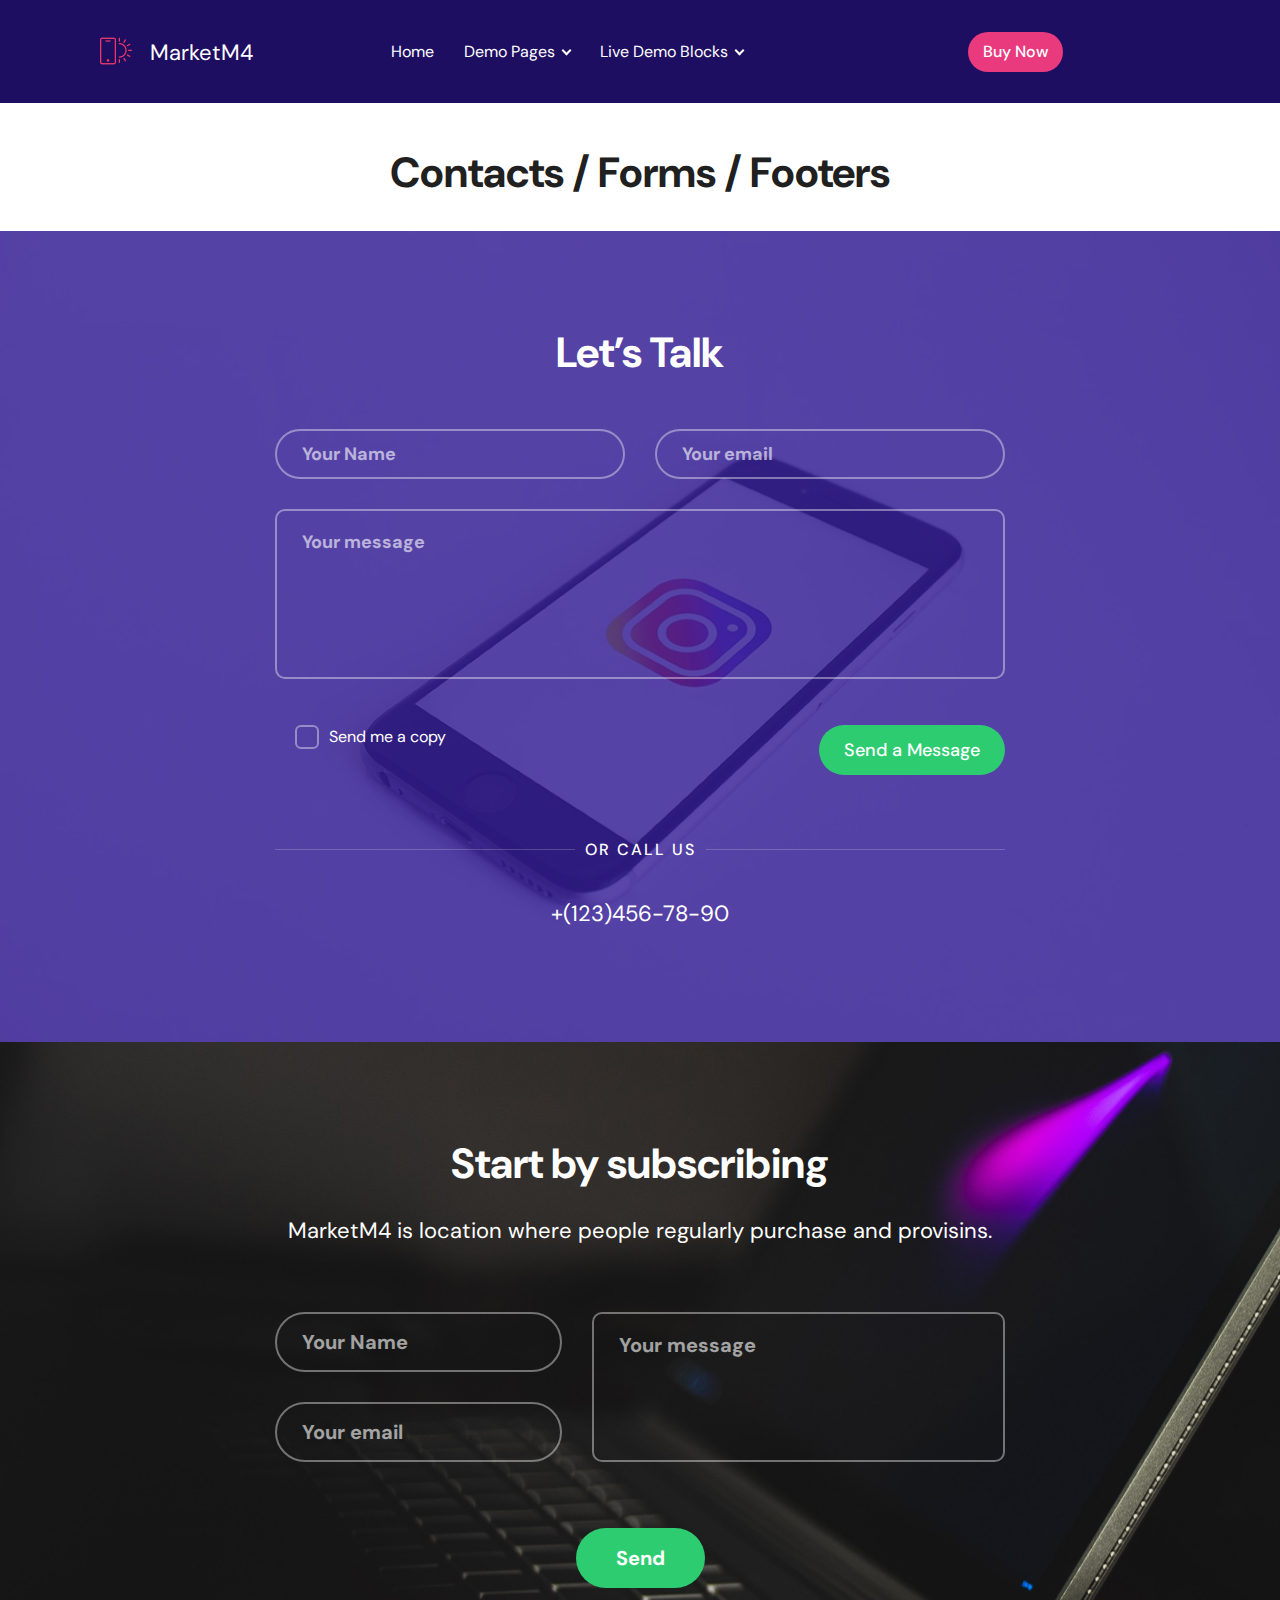
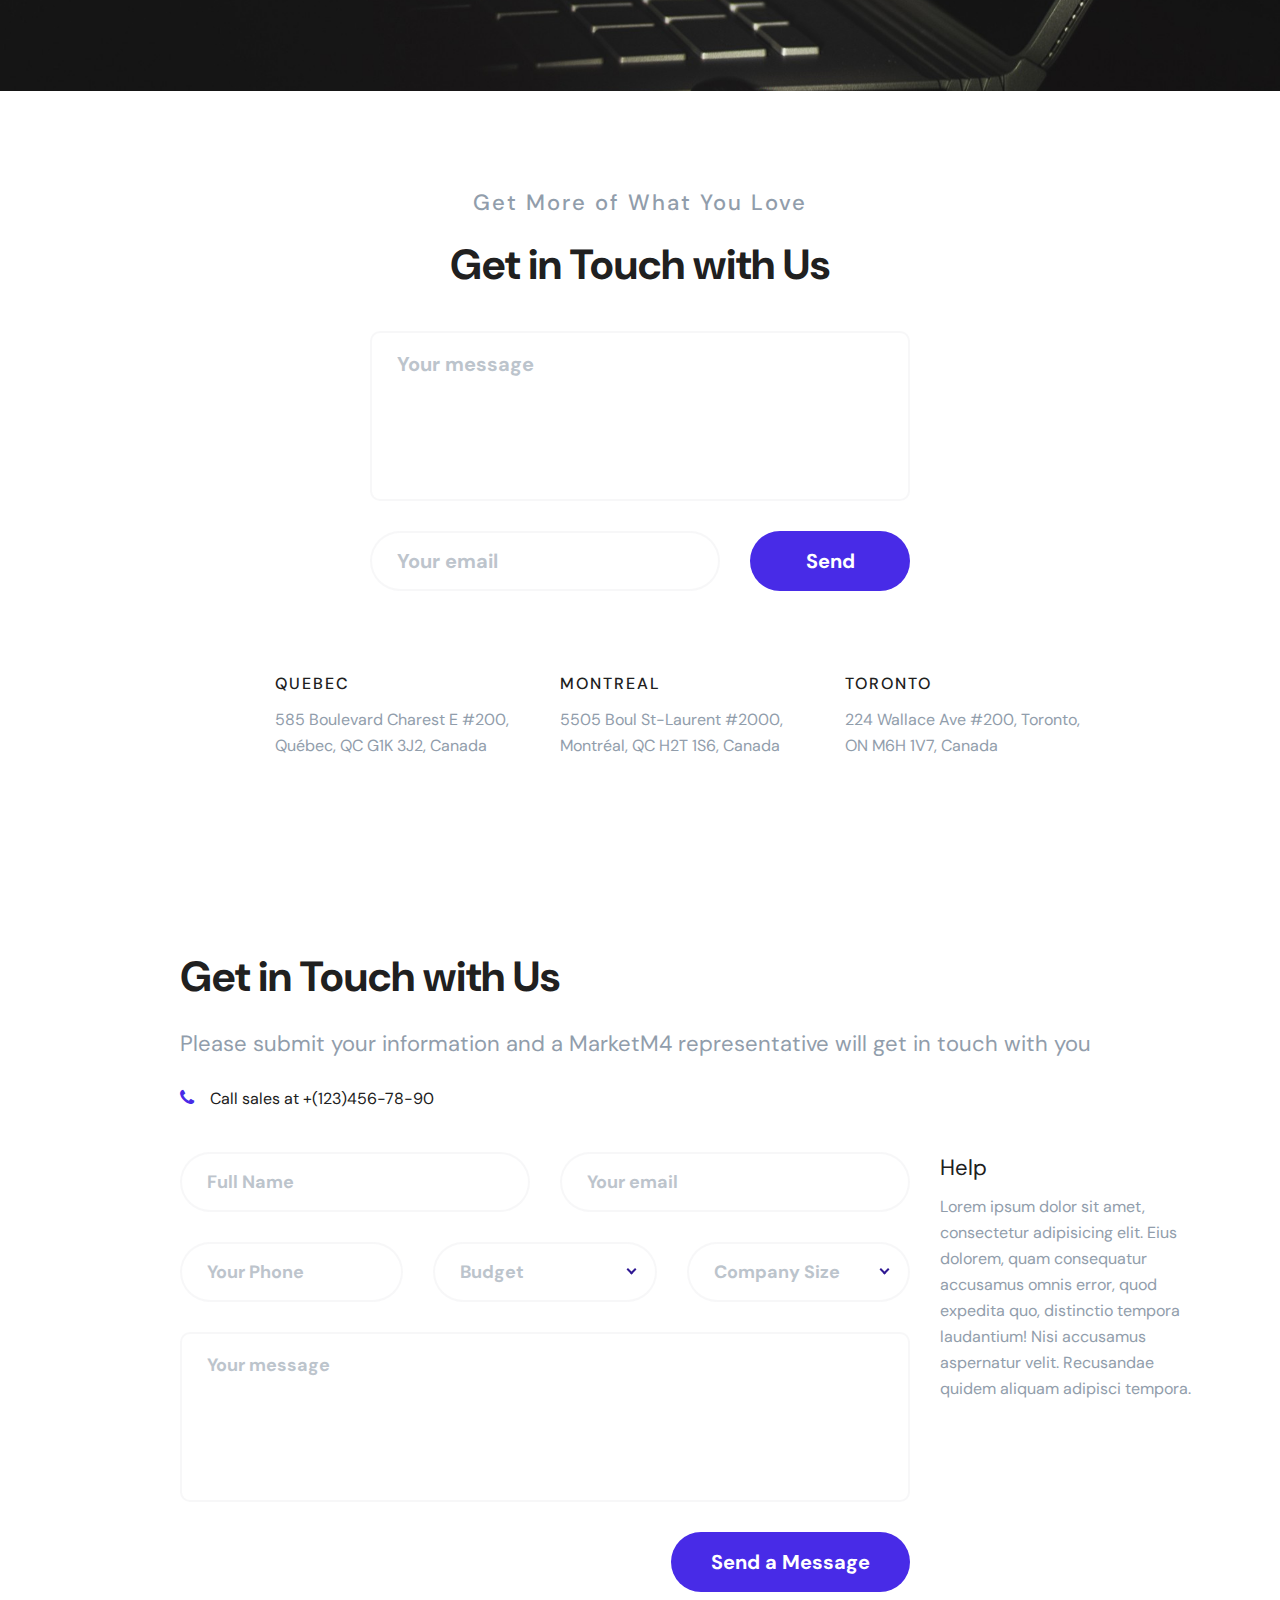
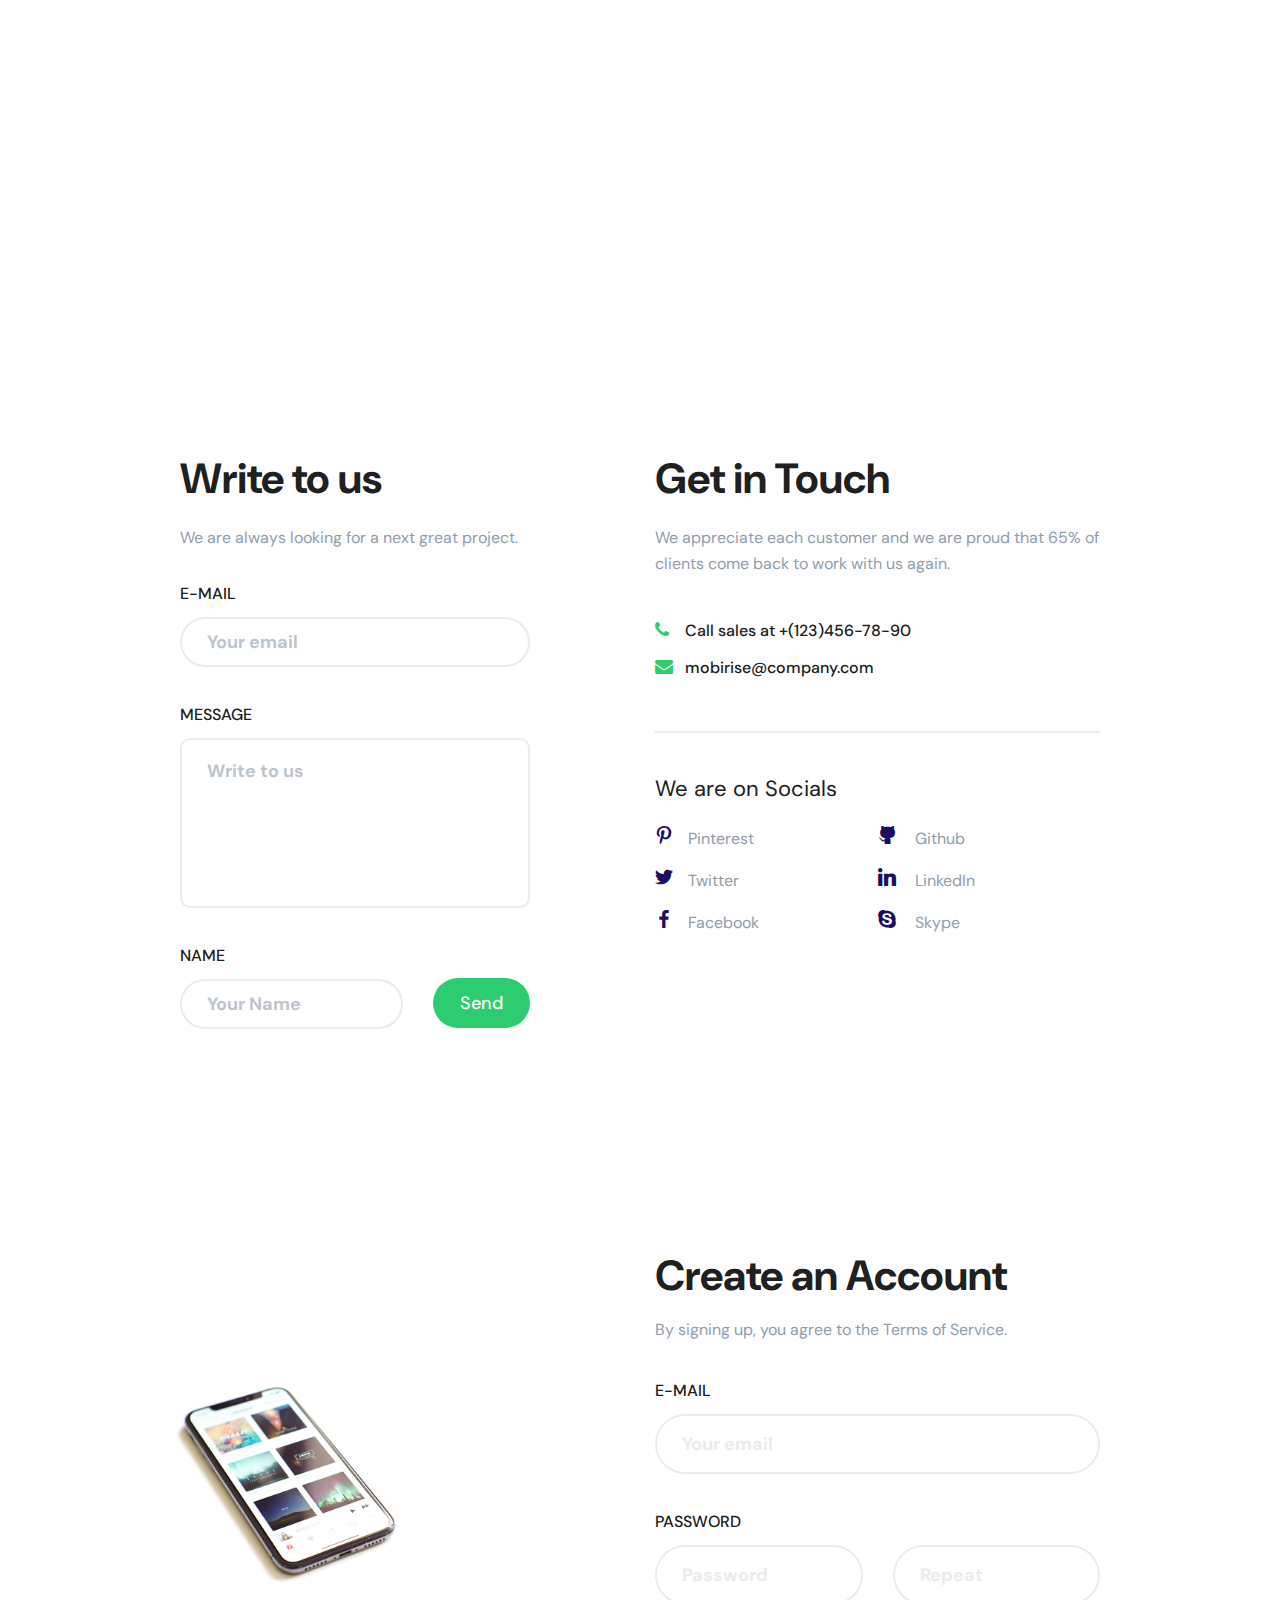
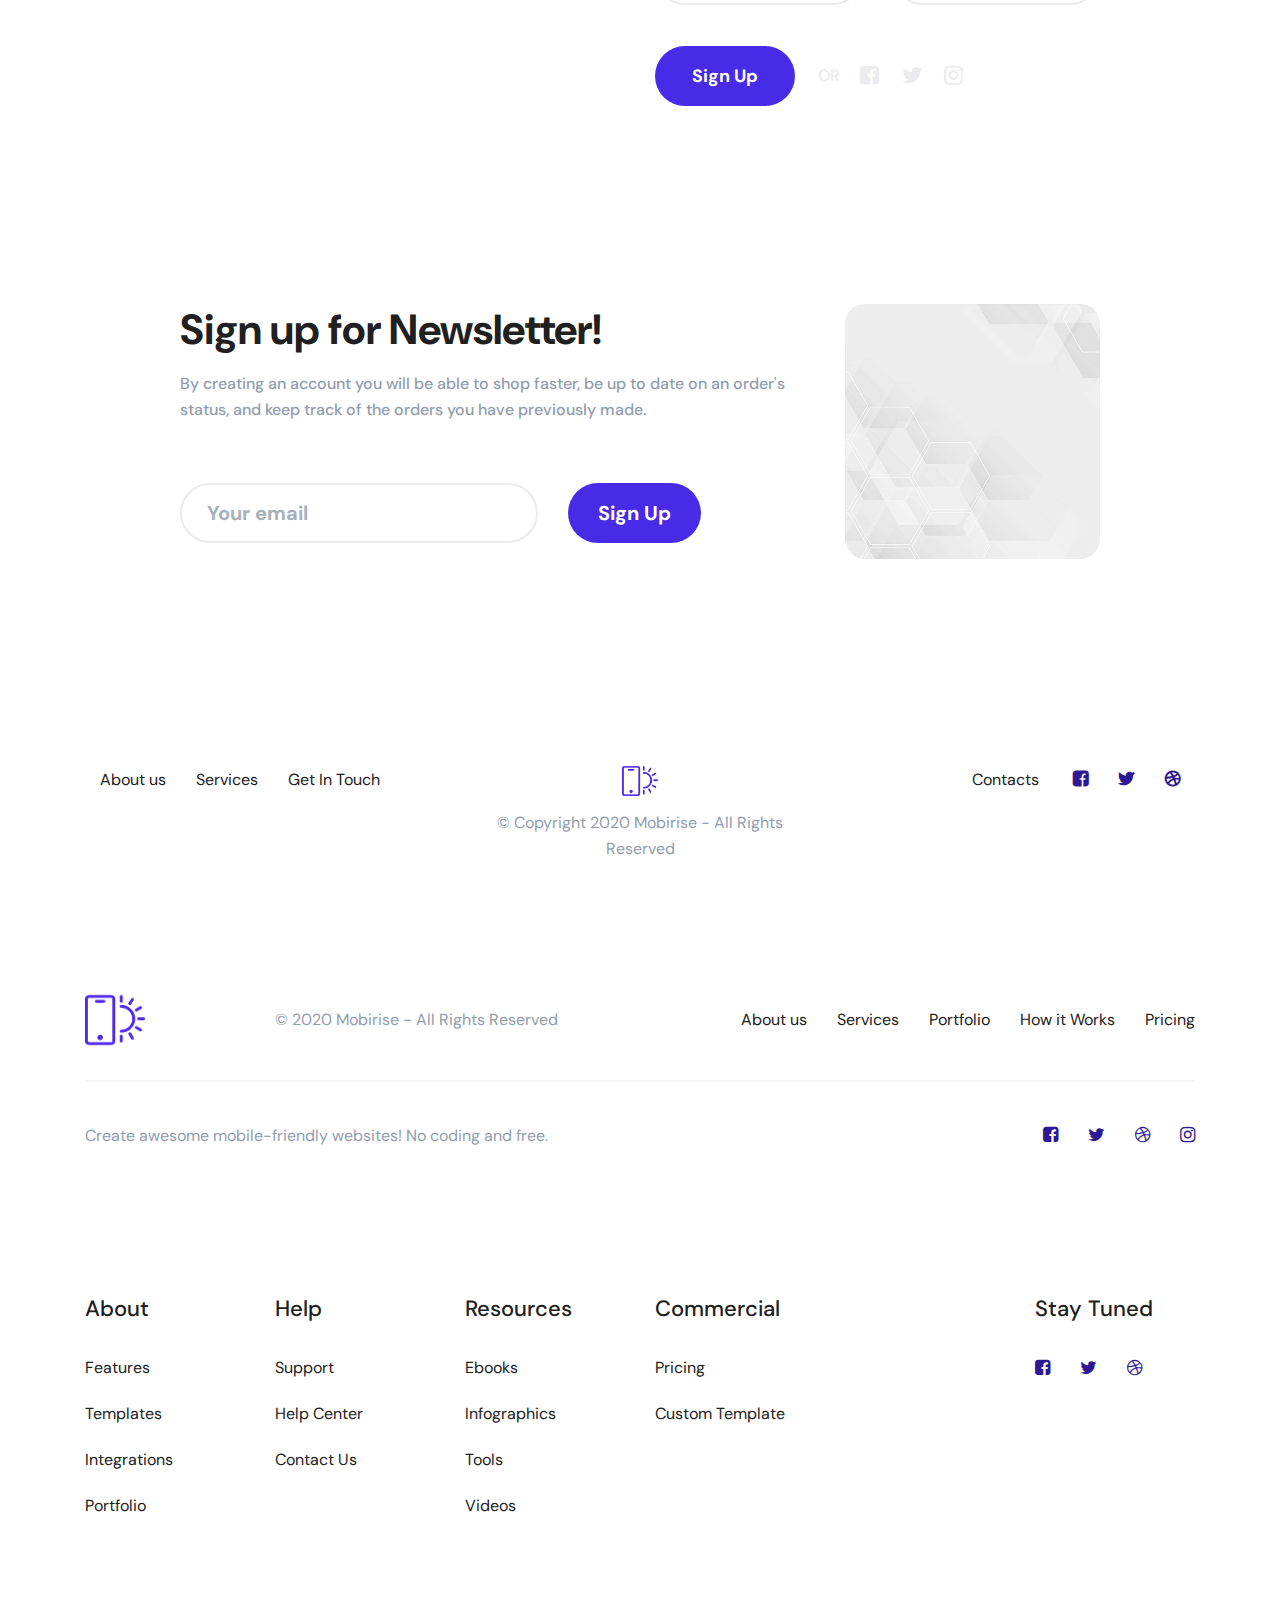
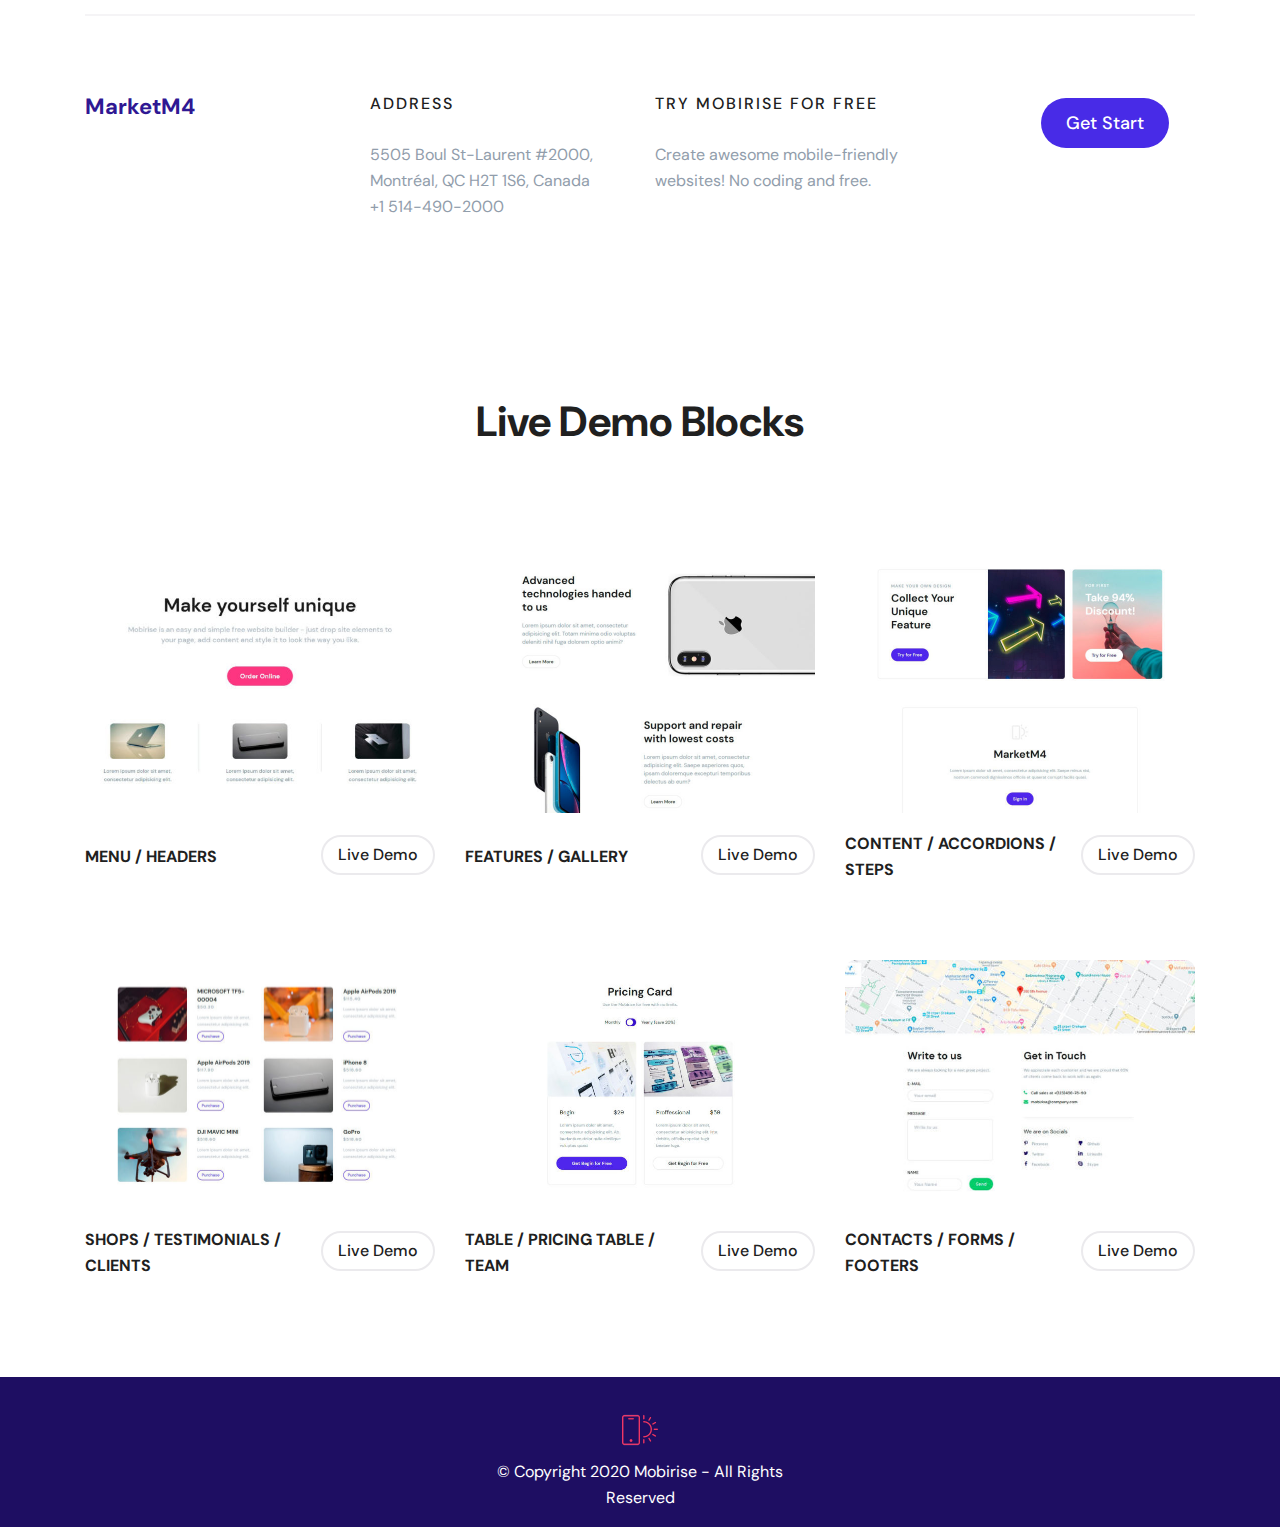
<file: contacts.html>
<!DOCTYPE html>
<html  >
<head>
  <!-- Site made with Mobirise Website Builder v4.11.7, https://mobirise.com -->
  <meta charset="UTF-8">
  <meta http-equiv="X-UA-Compatible" content="IE=edge">
  <meta name="generator" content="Mobirise v4.11.7, mobirise.com">
  <meta name="viewport" content="width=device-width, initial-scale=1, minimum-scale=1">
  <link rel="shortcut icon" href="assets/images/logo2-128x128.png" type="image/x-icon">
  <meta name="description" content="New MarketM4 Theme HTML Template - Download Now!">
  
  <title>Contacts</title>
  <link rel="stylesheet" href="assets/font-awesome/css/font-awesome.css">
  <link rel="stylesheet" href="assets/tether/tether.min.css">
  <link rel="stylesheet" href="assets/bootstrap/css/bootstrap.min.css">
  <link rel="stylesheet" href="assets/bootstrap/css/bootstrap-grid.min.css">
  <link rel="stylesheet" href="assets/bootstrap/css/bootstrap-reboot.min.css">
  <link rel="stylesheet" href="assets/dropdown/css/style.css">
  <link rel="stylesheet" href="assets/formstyler/jquery.formstyler.css">
  <link rel="stylesheet" href="assets/formstyler/jquery.formstyler.theme.css">
  <link rel="stylesheet" href="assets/datepicker/jquery.datetimepicker.min.css">
  <link rel="stylesheet" href="assets/socicon/css/styles.css">
  <link rel="stylesheet" href="assets/theme/css/style.css">
  <link rel="stylesheet" href="assets/recaptcha.css">
  <link rel="preload" as="style" href="assets/mobirise/css/mbr-additional.css"><link rel="stylesheet" href="assets/mobirise/css/mbr-additional.css" type="text/css">
  
  
  
</head>
<body>
  <section class="menu1 cid-rNJ7cAqhvF" once="menu" id="menu1-2h">

    
    

    <nav class="navbar navbar-dropdown navbar-fixed-top navbar-expand-lg">
                      <div class="container">
        <div class="navbar-brand">
            <div class="col-lg-auto">
            <span class="navbar-logo">
                <a href="index.html">
                    <img src="assets/images/logo2-128x128.png" alt="Mobirise" title="" style="height: 2rem;">
                </a>
            </span>
            <span class="navbar-caption-wrap"><a class="navbar-caption text-white display-7" href="index.html">
                    MarketM4</a></span>
        </div>
    </div>
        <button class="navbar-toggler" type="button" data-toggle="collapse" data-target="#navbarSupportedContent" aria-controls="navbarNavAltMarkup" aria-expanded="false" aria-label="Toggle navigation">
            <div class="hamburger">
                <span></span>
                <span></span>
                <span></span>
                <span></span>
            </div>
        </button>
      <div class="collapse navbar-collapse col-lg-auto" id="navbarSupportedContent">
            <ul class="navbar-nav nav-dropdown" data-app-modern-menu="true"><li class="nav-item">
                    <a class="nav-link link text-white display-4" href="index.html">
                        Home</a>
                </li>
                <li class="nav-item dropdown">
                    <a class="nav-link link text-white dropdown-toggle display-4" href="https://mobirise.com" data-toggle="dropdown-submenu" aria-expanded="false">Demo Pages</a><div class="dropdown-menu"><a class="text-white dropdown-item display-4" href="pharmacy/index.html">Pharmacy</a><a class="text-white dropdown-item display-4" href="store_craft/index.html" aria-expanded="false">Store Craft</a><a class="text-white dropdown-item display-4" href="sweet_bakery/index.html" aria-expanded="false">Sweet Bakery</a></div>
                </li>
                <li class="nav-item dropdown">
                    <a class="nav-link link text-white dropdown-toggle display-4" href="https://mobirise.com" data-toggle="dropdown-submenu" aria-expanded="false">
                         Live Demo Blocks</a><div class="dropdown-menu"><a class="text-white dropdown-item display-4" href="headers.html">Menu / Headers</a><a class="text-white dropdown-item display-4" href="features.html" aria-expanded="false">Features / Gallery</a><a class="text-white dropdown-item display-4" href="content.html" aria-expanded="false">Content / Accordions / Steps</a><a class="text-white dropdown-item display-4" href="shops.html" aria-expanded="false">Shops / Testimonials / Clients</a><a class="text-white dropdown-item display-4" href="table.html" aria-expanded="false">Table  / Pricing Table / Team</a><a class="text-white dropdown-item display-4" href="contacts.html" aria-expanded="false">Contacts / Forms / Footers</a></div>
                </li></ul>
            
           <div class="navbar-buttons mbr-section-btn col-lg-auto"><a class="btn btn-sm btn-danger display-4" href="https://mobirise.com">
                    Buy Now</a></div>
      </div>
    </div></nav>
</section>

<section class="content9 cid-rOi7gFts4I" id="content9-3l">

    

    

    <div class="container">
        <div class="row justify-content-center text-center">
            <div class="col-xl-9 col-lg-10">
                
               <h2 class="mbr-section-title mbr-bold mbr-fonts-style display-5">Contacts / Forms / Footers</h2>
            </div>
                <div class="col-xl-9 col-lg-10">
               
                    
                </div>
               </div>
            </div>
</section>

<section class="contacts1 cid-rNJeJSw44s" id="contacts1-2i">

    

    <div class="mbr-overlay" style="opacity: 0.8; background-color: rgb(47, 24, 147);">
    </div>

    <div class="container">
        <div class="row justify-content-center text-center">
            <div class="col-xl-8 col-lg-10 text-white">
                <h2 class="mbr-section-title mbr-bold mbr-fonts-style display-5">Let’s Talk</h2>
            <div class="subscribe__form text-left">
                    <div class="d-flex" data-form-type="formoid">
<!--Formbuilder Form-->
<form action="https://mobirise.com/" method="POST" class="mbr-form form-with-styler" data-form-title="Mobirise Form"><input type="hidden" name="email" data-form-email="true" value="vf7qDvAk1DC2vTTUc7rnKRwK6iM821hR2dmlU0sYeB+X0xoNMqDW3sjwob0lowRx/qfP8NfPeQtgsAIfTmzDZUzu0SOSG6NCW80yGLlEewBl7ewaS9KHp0CGzvGvZL7w">
<div class="row">
<div hidden="hidden" data-form-alert="" class="alert alert-success col-12">Thanks for filling out the form!</div>
<div hidden="hidden" data-form-alert-danger="" class="alert alert-danger col-12"> </div>
</div>
<div class="dragArea row">
<div class="col-lg-6 col-md-6 col-sm-12 form-group" data-for="">
<input type="text" name="Name" placeholder="Your Name" data-form-field="Name" class="form-control display-7" value="" id="Name-contacts1-2i">
</div>
<div class="col-lg-6 col-md-6 col-sm-12 form-group " data-for="email">
<input type="email" name="email" placeholder="Your email" data-form-field="Email" required="required" class="form-control display-7" value="" id="email-contacts1-2i">
</div>
<div data-for="Message" class="col-lg-12 col-md-12 col-sm-12 form-group">
<textarea name="Message" placeholder="Your message" data-form-field="Message" class="form-control display-7" id="Message-contacts1-2i"></textarea>
</div>
<div class="col-lg-6 col-md-6 col-sm-12 form-group" data-for="Send me a copy">
<div class="form-control-label">
</div>
<div class="form-check text-md-left text-center text-white">
<input type="checkbox" name="yes" id="yes-contacts1-2i" data-form-field="yes" class="form-check-input display-7">
<label for="yes-contacts1-2i" class="form-check-label display-7">Send me a copy</label>
</div>
</div>
<div class="col-lg-6 col-md-6 col-sm-12 text-right input-group-btn"><button type="submit" class="btn btn-md btn-success display-4">Send a Message</button></div>
</div>
</form><!--Formbuilder Form-->
</div>
                </div>
                <div class="info__bottom text-white">
                    <div class="text">
                        <p class="mbr-text ls2fw500 mbr-fonts-style display-4">OR CALL US</p>
                    </div>
                    <p class="tel mbr-fonts-style display-7">+(123)456-78-90</p>
                </div>
            </div>
       </div>
    </div>
</section>

<section class="contacts2 cid-rNJeK2kBcU" id="contacts2-2j">

    

    

    <div class="container">
        <div class="row justify-content-center text-center">
            <div class="col-xl-8 col-lg-10 text-white">
                <h2 class="mbr-section-title mbr-bold mbr-fonts-style display-5">Start by subscribing</h2>
                <p class="mbr-text mbr-fonts-style display-7">MarketM4 is location where people regularly purchase and provisins.</p>
            <div class="subscribe__form text-left">
                    <div class="d-flex" data-form-type="formoid">
<!--Formbuilder Form-->
<form action="https://mobirise.com/" method="POST" class="mbr-form form-with-styler" data-form-title="Mobirise Form"><input type="hidden" name="email" data-form-email="true" value="FTgl+fuwHji8dbpxXP6mzQ9eZ7hnZwuGbOd7YTsE6KtH/hczwyu/UMUqU0sm2IU//ZEtmpfUcX5QhGGA3Li9IcP9ogDlmcMGxIPk2t4mTEozDjwMfgc0hSLeW/AnkdYs">
<div class="row">
<div hidden="hidden" data-form-alert="" class="alert alert-success col-12">Thanks for filling out the form!</div>
<div hidden="hidden" data-form-alert-danger="" class="alert alert-danger col-12"> </div>
</div>
<div class="dragArea row">
<div class="col-xl-5 col-lg-4 col-md-5 form-group" data-for="">
<input type="text" name="Name" placeholder="Your Name" data-form-field="Name" class="form-control display-7" value="" id="Name-contacts2-2j">
<input type="email" name="email" placeholder="Your email" data-form-field="Email" required="required" class="form-control display-7" value="" id="email-contacts2-2j">
</div>
<div data-for="Message" class="col-xl-7 col-lg-6 col-md-7 form-group">
<textarea name="Message" placeholder="Your message" data-form-field="Message" class="form-control display-7" id="Message-contacts2-2j"></textarea>
</div>
<div class="col-12 text-center input-group-btn"><button type="submit" class="btn btn-lg btn-success display-7">Send</button></div>
</div>
</form><!--Formbuilder Form-->
</div>
                </div>
                
            </div>
       </div>
    </div>
</section>

<section class="contacts3 cid-rNJeKxslsO" id="contacts3-2k">

    

    

    <div class="container">
        <div class="row justify-content-center text-center">
            <div class="col-xl-6 col-lg-8 col-md-10">
                <p class="mbr-text ls2fw500 mbr-fonts-style display-7">Get More of What You Love</p>
                <h2 class="mbr-section-title mbr-bold mbr-fonts-style display-5">Get in Touch with Us</h2>
            <div class="subscribe__form text-left">
                    <div class="d-flex" data-form-type="formoid">
<!--Formbuilder Form-->
<form action="https://mobirise.com/" method="POST" class="mbr-form form-with-styler" data-form-title="Mobirise Form"><input type="hidden" name="email" data-form-email="true" value="NIPuHiwVj7WyivpuBFbnNN4dQdrZ/dYwsGP0S6JbAy/poxeXLCDpdVTtih0akHsGF+3sciQkkTMDcPHkjJp3lfynVzEO9GNYBdy9AX9wTcgKjKZcFlfdYNYX5UXXkwhG">
<div class="row">
<div hidden="hidden" data-form-alert="" class="alert alert-success col-12">Thanks for filling out the form!</div>
<div hidden="hidden" data-form-alert-danger="" class="alert alert-danger col-12"> </div>
</div>
<div class="dragArea row">
<div class="col-lg-12 col-md-12 col-sm-12 -xl-7 form-group" data-for="Message">
<textarea name="Message" placeholder="Your message" data-form-field="Message" class="form-control display-7" id="Message-contacts3-2k"></textarea>
</div>
<div class="col-lg-8 col-md-12 col-sm-12 form-group" data-for="email">
<input type="email" name="email" placeholder="Your email" data-form-field="email" class="form-control display-7" value="" id="email-contacts3-2k">
</div>
<div class="col-lg-4 col-md-12 col-sm-12 text-center input-group-btn">
<button type="submit" class="btn btn-lg btn-info display-7">Send</button>
</div>
</div>
</form><!--Formbuilder Form-->
</div>
                </div>
                
            </div>
       </div>
        <div class="row justify-content-center">
            <div class="col-xl-1"></div>
            <div class="col-xl-3 col-md-4 col-sm-8 bottom__block">
                <p class="bottom__title ls2fw500 mbr-fonts-style display-4">QUEBEC</p>
                <p class="bottom__text mbr-fonts-style display-4">585 Boulevard Charest E #200, Québec, QC G1K 3J2, Canada</p>
            </div>
            <div class="col-xl-3 col-md-4 col-sm-8 bottom__block">
                <p class="bottom__title ls2fw500 mbr-fonts-style display-4">MONTREAL</p>
                <p class="bottom__text mbr-fonts-style display-4">5505 Boul St-Laurent #2000, Montréal, QC H2T 1S6, Canada</p>
            </div>
            <div class="col-xl-3 col-md-4 col-sm-8 bottom__block">
                <p class="bottom__title ls2fw500 mbr-fonts-style display-4">TORONTO</p>
                <p class="bottom__text mbr-fonts-style display-4">224 Wallace Ave #200, Toronto, ON M6H 1V7, Canada</p>
            </div>
        </div>
    </div>
</section>

<section class="contacts4 cid-rNJeKIWVjv" id="contacts4-2l">

    

    

    <div class="container">
        <div class="row">
            <div class="col-xl-1"></div>
            <div class="col-lg-11">
                <h2 class="mbr-section-title mbr-bold mbr-fonts-style display-5">Get in Touch with Us</h2>
                <p class="mbr-text mbr-fonts-style display-7">Please submit your information and a MarketM4 representative will get in touch with you</p>
                <p class="tel mbr-fonts-style display-4"><span class="fa fa-phone mbr-iconfont"></span>Call sales at +(123)456-78-90</p>
            </div>
        </div>
            <div class="subscribe__form text-left">
                <div class="row">
                <div class="col-xl-1"></div>
                <div class="col-xl-8 col-lg-9">
                    <div class="d-flex" data-form-type="formoid">
<!--Formbuilder Form-->
<form action="https://mobirise.com/" method="POST" class="mbr-form form-with-styler" data-form-title="Mobirise Form"><input type="hidden" name="email" data-form-email="true" value="nIdp9QjlkUYHQ0R9EeYVU3v6tvu/FXXmqIqiRP1cuRozWSpWaJLsyTQVwCg43dgtBe93WJ5Z1Dlpva/NempzCMimRNK2hSYzJROiMApFmlJOOZrm9BR3UHSFn6Kvdxmx">
<div class="row">
<div hidden="hidden" data-form-alert="" class="alert alert-success col-12">Thanks for filling out the form!</div>
<div hidden="hidden" data-form-alert-danger="" class="alert alert-danger col-12"> </div>
</div>
<div class="dragArea row">
<div class="col-lg-6 col-md-12 col-sm-12 form-group" data-for="text">
<input type="text" name="text" placeholder="Full Name" data-form-field="text" class="form-control display-7" value="" id="text-contacts4-2l">
</div>
<div class="col-lg-6 col-md-12 col-sm-12 form-group" data-for="email">
<input type="email" name="email" placeholder="Your email" data-form-field="email" class="form-control display-7" value="" id="email-contacts4-2l">
</div>
<div data-for="phone" class="col-lg-4 col-md-12 col-sm-12 form-group">
<input type="tel" name="phone" placeholder="Your Phone" data-form-field="phone" class="form-control display-7" pattern="[0-9]{3}-[0-9]{3}-[0-9]{4}" value="" id="phone-contacts4-2l">
</div>
<div data-for="select" class="col-lg-4 col-md-12 col-sm-12 form-group">
<select name="select" data-form-field="select" class="form-control display-7" id="select-contacts4-2l">
<option value="Budget">Budget</option>
<option value="$1000">$1000</option>
<option value="$3000">$3000</option>
</select>
</div>
<div data-for="select1" class="col-lg-4 col-md-12 col-sm-12 form-group">
<select name="select1" data-form-field="select1" class="form-control display-7" id="select1-contacts4-2l">
<option value="Company Size">Company Size</option>
<option value="1-8 people">1-8 people</option>
<option value="9-15 people">9-15 people</option>
<option value="more than 15 people">more than 15 people</option>
</select>
</div>
<div data-for="Message" class="col-lg-12 col-md-12 col-sm-12 -xl-7 form-group">
<textarea name="Message" placeholder="Your message" data-form-field="Message" class="form-control display-7" id="Message-contacts4-2l"></textarea>
</div>
<div class="col-sm-12 text-right input-group-btn">
<button type="submit" class="btn btn-lg btn-info display-7">Send a Message</button>
</div>
</div>
</form><!--Formbuilder Form-->
</div>
                    </div>
                    <div class="mt-xl-0 col-xl-3 col-lg-4 help__block">
                        <p class="title__help mbr-fonts-style display-7">Help</p>
                        <p class="text__help mbr-fonts-style display-4">Lorem ipsum dolor sit amet, consectetur adipisicing elit. Eius dolorem, quam consequatur accusamus omnis error, quod expedita quo, distinctio tempora laudantium! Nisi accusamus aspernatur velit. Recusandae quidem aliquam adipisci tempora.</p>
                    </div>
                </div>
               </div> 
            </div>
     
</section>

<section class="contacts5 cid-rNJeKVnG7I" id="contacts5-2m">
    
    
    
    
    <div class="container-fluid">
        <div class="row">
            <div class="col-md-12 col-lg-12">
                <div class="google-map"><iframe frameborder="0" style="border:0" src="https://www.google.com/maps/embed/v1/place?key=AIzaSyAEIpgj38KyLFELm2bK9Y7krBkz1K-cMq8&amp;q=place_id:ChIJn6wOs6lZwokRLKy1iqRcoKw" allowfullscreen=""></iframe></div>
            </div>
        </div>
    </div>
    
    <div class="container">
        <div class="row">
            <div class="col-xl-1"></div>
            <div class="mb-md-0 col-xl-4 col-md-5 col-sm-9 wrapper">
                <h2 class="mbr-section-title mbr-bold mbr-fonts-style display-5">Write to us</h2>
                <p class="mbr-text mbr-fonts-style display-4">We are always looking for a next great project.</p>
            <div class="subscribe__form text-left">
                    <div class="d-flex" data-form-type="formoid">
<!--Formbuilder Form-->
<form action="https://mobirise.com/" method="POST" class="mbr-form form-with-styler" data-form-title="Mobirise Form"><input type="hidden" name="email" data-form-email="true" value="0cSrBheWyHA7r88YH77gnPTK04hYgvyiETAkhvcnZsaJOMmNZmztQziPrckBaLWdE9EBTk187iqBKtb+pRkr2BhhtwQu4vpfyppD43YFpiysUGDRXx9DaVui8FTH+Jrr">
<div class="row">
<div hidden="hidden" data-form-alert="" class="alert alert-success col-12">Thanks for filling out the form!</div>
<div hidden="hidden" data-form-alert-danger="" class="alert alert-danger col-12"> </div>
</div>
<div class="dragArea row">
<div class="col-lg-12 col-md-12 col-sm-12 form-group" data-for="E-MAIL">
<label for="E-MAIL-contacts5-2m" class="form-control-label mbr-fonts-style display-4">E-MAIL</label>
<input type="email" name="E-MAIL" placeholder="Your email" data-form-field="email" class="form-control display-7" value="" id="E-MAIL-contacts5-2m">
</div>
<div class="col-lg-12 col-md-12 col-sm-12 -xl-7 form-group" data-for="MESSAGE">
<label for="MESSAGE-contacts5-2m" class="form-control-label mbr-fonts-style display-4">MESSAGE</label>
<textarea name="MESSAGE" placeholder="Write to us" data-form-field="message" class="form-control display-7" id="MESSAGE-contacts5-2m"></textarea>
</div>
<div data-for="NAME" class="col-lg-8 col-md-12 col-sm-12 form-group">
<label for="NAME-contacts5-2m" class="form-control-label mbr-fonts-style display-4">NAME</label>
<input type="text" name="NAME" placeholder="Your Name" data-form-field="NAME" class="form-control display-7" value="" id="NAME-contacts5-2m">
</div>
<div class="col-lg-4 col-md-12 col-sm-12 text-center input-group-btn">
<button type="submit" class="btn btn-md btn-success display-4">Send</button>
</div>
</div>
</form><!--Formbuilder Form-->
</div>
                </div>
            </div>
            <div class="col-md-1"></div>
            <div class="col-lg-5 col-md-6 col-sm-9">
                <h2 class="mbr-bold mbr-fonts-style title__right display-5">Get in Touch</h2>
                <p class="mbr-fonts-style text__right display-4">We appreciate each customer and we are proud that 65% of clients come back to work with us again.</p>
                <p class="tel mbr-fonts-style display-4"><span class="fa fa-phone mbr-iconfont"></span>Call sales at +(123)456-78-90</p>
                <p class="tel mbr-fonts-style display-4"><span class="fa fa-envelope mbr-iconfont"></span>mobirise@company.com</p>
                <div class="divider"></div>
                <p class="mbr-fonts-style title__right_social display-7">We are on Socials</p>
            <div class="socials">
              
              
            <div class="soc-item">
                <a href="https://mobirise.com" target="_blank" class="social__link">
                  <span class="mbr-iconfont socicon-pinterest socicon" style=""></span><span class="mbr-fonts-style socname display-4">Pinterest</span>
                </a>
              </div><div class="soc-item">
                <a href="https://mobirise.com" target="_blank" class="social__link">
                  <span class="mbr-iconfont socicon-twitter socicon" style=""></span><span class="mbr-fonts-style socname display-4">Twitter</span>
                </a>
              </div><div class="soc-item">
                <a href="https://mobirise.com" target="_blank" class="social__link">
                  <span class="mbr-iconfont socicon-facebook socicon" style=""></span><span class="mbr-fonts-style socname display-4">Facebook</span>
                </a>
              </div><div class="soc-item">
                <a href="https://mobirise.com" target="_blank" class="social__link">
                  <span class="mbr-iconfont socicon-github socicon" style=""></span>
                </a><span class="mbr-fonts-style socname display-4">Github</span>
              </div><div class="soc-item">
                <a href="https://mobirise.com" target="_blank" class="social__link">
                  <span class="mbr-iconfont socicon-linkedin socicon" style=""></span>
                </a><span class="mbr-fonts-style socname display-4">LinkedIn</span>
              </div><div class="soc-item">
                <a href="https://mobirise.com" target="_blank" class="social__link">
                  <span class="mbr-iconfont socicon-skype socicon" style=""></span>
                </a><span class="mbr-fonts-style socname display-4">Skype</span>
              </div></div>
        </div>
            </div>
        </div>


          
</section>

<section class="form1 cid-rNJeLjo6CQ" id="form1-2n">

    

    

    <div class="container">
        <div class="row justify-content-center justify-content-md-start align-items-lg-center">
            <div class="col-md-5 col-6 d-md-flex justify-content-center align-items-start">
                <div class="image mb-md-0">
                    <img src="assets/images/design32.jpg" alt="Mobirise" title="">
                </div>
            </div>
            <div class="col-md-1"></div>
            <div class="col-xl-5 col-lg-6 col-md-6 col-sm-8 text-sm-left text-center">
               <h2 class="mbr-section-title mbr-bold mbr-fonts-style display-5">Create an Account</h2>
               <p class="mbr-text mbr-fonts-style display-4">By signing up, you agree to the Terms of Service.</p>
                <div class="subscribe__form text-center text-sm-left">
                    <div class="d-flex" data-form-type="formoid">
<!--Formbuilder Form-->
<form action="https://mobirise.com/" method="POST" class="mbr-form form-with-styler" data-form-title="Mobirise Form"><input type="hidden" name="email" data-form-email="true" value="6VBtxN6PoXmVZiN3KvKiC3OeER2LmF03uNCemJ1rmIHWOzlM9/AIgBGuif8di1HbZBnMmfLN2iNP5uDxvfqlEebjVrGE7PlvPngM4fYXgOle6gJbhkI0B6H+6c7QYSoR">
<div class="row">
<div hidden="hidden" data-form-alert="" class="alert alert-success col-12">Thanks for filling out the form!</div>
<div hidden="hidden" data-form-alert-danger="" class="alert alert-danger col-12"> </div>
</div>
<div class="dragArea row align-items-end">
<div class="col-lg-12 col-md-12 col-sm-12 form-group" data-for="E-MAIL">
<label for="E-MAIL-form1-2n" class="form-control-label mbr-fonts-style display-4">E-MAIL</label>
<input type="email" name="E-MAIL" placeholder="Your email" data-form-field="email" class="form-control display-7" value="" id="E-MAIL-form1-2n">
</div>
<div class="col-lg-6 col-md-6 col-sm-12 form-group" data-for="password">
<label for="password-form1-2n" class="form-control-label mbr-fonts-style display-4">PASSWORD</label>
<input type="password" name="password" placeholder="Password" data-form-field="password" class="form-control display-7" value="" id="password-form1-2n">
</div>
<div data-for="Repeat" class="col-lg-6 col-md-6 col-sm-12 form-group">
<label for="Repeat-form1-2n" class="form-control-label repeat display-4">
</label>
<input type="text" name="Repeat" placeholder="Repeat" data-form-field="repeat" class="form-control display-7" value="" id="Repeat-form1-2n">
</div>
    <div class="d-sm-flex flex-wrap align-items-center text-center text-sm-left w-100">
<div class="col-lg-4 col-md-5 col-sm-5 input-group-btn d-flex">
<button type="submit" class="btn btn-md btn-info display-4">Sign Up</button> </div>
        <span class="or mbr-fonts-style display-4">OR</span>
    <div class="icons">
      
      
      
  <span class="mbr-iconfont fa-facebook-square fa"></span><span class="mbr-iconfont fa-twitter fa"></span><span class="mbr-iconfont fa-instagram fa"></span></div>
</div>
</div>
</form><!--Formbuilder Form-->
</div>
                </div>
                    
                </div>
            
            
            
        </div>
    </div>
</section>

<section class="form2 cid-rNJeLz2Vme" id="form2-2o">

    

    

    <div class="container">
        <div class="row justify-content-center justify-content-sm-start flex-sm-row-reverse">
            <div class="col-xl-1"></div>
            <div class="col-xl-3 col-lg-4 col-md-5 col-sm-4 col-8 text-sm-right image">
                <img src="assets/images/fon2.jpg" alt="Mobirise" title="">
            </div>
            <div class="col-lg-7 col-md-7 col-sm-8">
                <h1 class="mbr-section-title mbr-bold mbr-fonts-style display-5">Sign up for Newsletter!</h1>
                <p class="mbr-text mbr-fonts-style display-4">By creating an account you will be able to shop faster, be up to date on an order's status, and keep track of the orders you have previously made.</p>
            <div class="subscribe__form" data-form-type="formoid">
                <!---Formbuilder Form--->
                <form action="https://mobirise.com/" method="POST" class="mbr-form form-with-styler" data-form-title="Mobirise Form"><input type="hidden" name="email" data-form-email="true" value="apHhDrXU/No60UZJ8cGv7I8EpcLGLN9khfVRAQWi9yfAnxj4cX668VZZkvorPxMETWN74u7ipwQd4+/04ObatYZng87pfHJZd0b2Q8/adkwpzqcimv1IuzzHV5Z0Okrs">
                    <div class="row">
                        <div hidden="hidden" data-form-alert="" class="alert alert-success col-12">Thanks for filling out the form!</div>
                        <div hidden="hidden" data-form-alert-danger="" class="alert alert-danger col-12">
                        </div>
                    </div>
                    <div class="dragArea row flex-wrap justify-content-center justify-content-md-start">
                        <div class="form-group col-md-7 " data-for="email">
                            <input type="email" name="email" placeholder="Your email" data-form-field="Email" required="required" class="form-control display-7" id="email-form2-2o">
                        </div>
                        <div class="col-md-5 text-center text-sm-left input-group-btn"><button type="submit" class="btn btn-lg btn-info display-7">Sign Up</button></div>
                    </div>
                </form><!---Formbuilder Form--->
            </div>
        </div>
        </div>
    </div>
</section>

<section class="footer123 cid-rOi9iVZrsD" id="footer1-3v">
    <!-- always-bottom global -->

    

    

    <div class="container">
        <div class="row justify-content-between align-items-center wrapper">
            <div class="col-lg-4 col-sm-6 text-sm-right text-lg-left order-1 order-lg-0">
                <ul class="foot__menu justify-content-center justify-content-sm-start">
                    
                    
                    
                <li class="menu__items mbr-fonts-style display-4">About us</li><li class="menu__items mbr-fonts-style display-4">Services</li><li class="menu__items mbr-fonts-style display-4">Get In Touch</li></ul>
            </div>
            <div class="mb-lg-0 col-lg-auto order-0 text-center brand">
               
                 <img class="logo__image" src="assets/images/logo1.png" alt="Mobirise" title="">
            </div>
            <div class="col-lg-4 col-sm-6 text-center text-sm-left text-lg-right order-2 order-lg-0">
                  <p class="menu__items mbr-fonts-style display-4">Contacts</p>
                <div class="social">
                    
                    
                    
                <a href="https://mobirise.com/"><span class="mbr-iconfont fa-facebook-square fa"></span></a><a href="https://mobirise.com/"><span class="mbr-iconfont fa-twitter fa"></span></a><a href="https://mobirise.com/"><span class="mbr-iconfont fa-dribbble fa"></span></a></div>
            </div>
        </div>
        <div class="row justify-content-center">
            <div class="col-xl-4 col-lg-5 col-md-6 col-sm-8 text-center privacy ">
               <p class="mbr-text mbr-fonts-style display-4">© Copyright 2020 Mobirise - All Rights Reserved</p>
            </div>
        </div>
                
       </div>
</section>

<section class="footer223 cid-rOi9n0rKXy" id="footer2-3w">
    <!-- always-bottom global -->

    

    

    <div class="container">
        <div class="row align-items-center">
            <div class="col-xl-2 order-0">
               
                 <img class="logo__image" src="assets/images/logo1.png" alt="Mobirise" title="">
            </div>
                <div class="col-xl-4 col-lg-9 order-2 order-xl-0">
                    <p class="privacy mbr-fonts-style display-4">© 2020 Mobirise - All Rights Reserved</p>
                </div>
                <div class="my-xl-0 col-xl-6 order-1 order-xl-0 menu text-xl-right">
                    <ul class="foot__menu">
                        
                        
                        
                    <li class="menu__items mbr-fonts-style display-4">About us</li><li class="menu__items mbr-fonts-style display-4">Services</li><li class="menu__items mbr-fonts-style display-4">Portfolio</li><li class="menu__items mbr-fonts-style display-4">How it Works</li><li class="menu__items mbr-fonts-style display-4">Pricing</li></ul>
                </div>
            </div>
            <div class="divider"></div>
            <div class="row align-items-baseline">
                <div class="col-xl-9 col-md-8">
                     <p class="mbr-text mbr-fonts-style display-4">Create awesome mobile-friendly websites! No coding and free.</p>
                </div>
                <div class="mt-md-0 col-xl-3 col-md-4 social text-md-right">
                    
                    
                    
                <a href="https://mobirise.com/"><span class="mbr-iconfont fa-facebook-square fa"></span></a><a href="https://mobirise.com/"><span class="mbr-iconfont fa-twitter fa"></span></a><a href="https://mobirise.com/"><span class="mbr-iconfont fa-dribbble fa"></span></a><a href="https://mobirise.com/"><span class="mbr-iconfont fa-instagram fa"></span></a></div>
            </div>
        </div>
                
</section>

<section class="footer334 cid-rOi9nw82GV" id="footer3-3x">
    <!-- always-bottom global -->

    

    

    <div class="container">
        <div class="row">
            <div class="col-lg-2 col-md-3 col-6 menu">
                <p class="title__menu mbr-fonts-style display-7">About</p>
                <ul class="foot__menu">
                    
                    
                    
                
                <li class="menu__items mbr-fonts-style display-4">Features</li><li class="menu__items mbr-fonts-style display-4">Templates
                    </li><li class="menu__items mbr-fonts-style display-4">Integrations</li><li class="menu__items mbr-fonts-style display-4">Portfolio</li></ul>
            </div>
            <div class="col-lg-2 col-md-3 col-6 menu">
                <p class="title__menu mbr-fonts-style display-7">Help</p>
                <ul class="foot__menu">
                    
                    
                    
                
                <li class="menu__items mbr-fonts-style display-4">Support</li><li class="menu__items mbr-fonts-style display-4">Help Center</li><li class="menu__items mbr-fonts-style display-4">Contact Us</li></ul>
            </div>
            <div class="col-lg-2 col-md-3 col-6 menu">
                <p class="title__menu mbr-fonts-style display-7">Resources</p>
                <ul class="foot__menu">
                    
                    
                    
                
                <li class="menu__items mbr-fonts-style display-4">Ebooks</li><li class="menu__items mbr-fonts-style display-4">Infographics</li><li class="menu__items mbr-fonts-style display-4">Tools</li><li class="menu__items mbr-fonts-style display-4">Videos</li></ul>
            </div>
            <div class="col-lg-2 col-md-3 col-6 menu">
                <p class="title__menu mbr-fonts-style display-7">Commercial</p>
                <ul class="foot__menu">
                    
                    
                <li class="menu__items mbr-fonts-style display-4">Pricing</li><li class="menu__items mbr-fonts-style display-4">Custom Template</li></ul>
            </div>
            <div class="col-lg-2"></div>
            <div class="col-lg-2 col-md-4 social">
                <p class="title__menu text-sm-left text-center mbr-fonts-style display-7">Stay Tuned</p>
                <div class="social__wrap">
                     
                    
                <a href="https://mobirise.com/"><span class="mbr-iconfont fa-facebook-square fa"></span></a><a href="https://mobirise.com/"><span class="mbr-iconfont fa-twitter fa"></span></a><a href="https://mobirise.com/"><span class="mbr-iconfont fa-dribbble fa"></span></a></div>
            </div>
        </div>
        <div class="divider"></div>
        <div class="row bottom__wrap">
            <div class="mb-lg-0 col-lg-3 col-sm-6 order-0 brand">
               <p class="brand__text mbr-bold mbr-fonts-style display-7"><a href="https://mobirise.com/">MarketM4</a></p>
                 
            </div>
            <div class="mb-sm-0 col-lg-3 col-sm-6 order-2 order-lg-0 adress">
                <p class="title__info ls2fw500 mbr-fonts-style display-4">ADDRESS</p>
                <p class="text__info mbr-fonts-style display-4">5505 Boul St-Laurent #2000, Montréal, QC H2T 1S6, Canada<br>+1 514-490-2000</p>
            </div>
            <div class="col-lg-3 col-sm-6 order-3 order-lg-0">
                <p class="title__info ls2fw500 mbr-fonts-style display-4">TRY MOBIRISE FOR FREE</p>
                <p class="text__info mbr-fonts-style display-4">Create awesome mobile-friendly websites! No coding and free.</p>
            </div>
            <div class="mbr-section-btn mb-lg-0 col-lg-3 col-sm-6 text-lg-right order-1 order-lg-0"><a class="btn btn-md btn-info display-4" href="https://mobirise.co">Get Start</a>
            </div>
        </div>
    </div>
</section>

<section class="shop4 cid-rOo43bcG35" id="shop4-3z">

    

    

    <div class="container">
        <div class="row justify-content-center text-center">
           <div class="col-xl-7 col-lg-8 col-md-10">
               <h2 class="mbr-section-title mbr-bold mbr-fonts-style display-5">Live Demo Blocks</h2>
               
            </div>
        </div>
        <div class="row justify-content-center text-center text-md-left content__block">
            
            <div class="card__products col-lg-4 col-md-4 col-sm-8">
                <div class="image">
                    <a href="headers.html"><img src="assets/images/live-block-headers-700x398.jpg" alt="" data-target="#mbrCarousel" data-slide-to="0" title=""></a>
                </div>
                <div class="d-flex flex-column-reverse flex-md-row align-items-center justify-content-between card__bottom">
                    <p class="mt-md-0 card__title mbr-fonts-style display-4">MENU / HEADERS</p>
                    <div class="mbr-section-btn"><a class="btn btn-sm btn-warning-outline display-4" href="headers.html">Live Demo</a></div>
                </div>
                
            </div><div class="card__products col-lg-4 col-md-4 col-sm-8">
                <div class="image">
                    <a href="features.html"><img src="assets/images/live-block-features-700x578.jpg" alt="" data-target="#mbrCarousel" data-slide-to="0" title=""></a>
                </div>
                <div class="d-flex flex-column-reverse flex-md-row align-items-center justify-content-between card__bottom">
                    <p class="mt-md-0 card__title mbr-fonts-style display-4">FEATURES / GALLERY</p>
                    <div class="mbr-section-btn"><a class="btn btn-sm btn-warning-outline display-4" href="features.html">Live Demo</a></div>
                </div>
                
            </div><div class="card__products col-lg-4 col-md-4 col-sm-8">
                <div class="image">
                    <a href="content.html"><img src="assets/images/live-block-content-700x588.jpg" alt="" data-target="#mbrCarousel" data-slide-to="0" title=""></a>
                </div>
                <div class="d-flex flex-column-reverse flex-md-row align-items-center justify-content-between card__bottom">
                    <p class="mt-md-0 card__title mbr-fonts-style display-4">CONTENT / ACCORDIONS / STEPS</p>
                    <div class="mbr-section-btn"><a class="btn btn-sm btn-warning-outline display-4" href="content.html">Live Demo</a></div>
                </div>
                
            </div><div class="card__products col-lg-4 col-md-4 col-sm-8">
                <div class="image">
                    <a href="shops.html"><img src="assets/images/live-block-shops-700x501.jpg" alt="" data-target="#mbrCarousel" data-slide-to="0" title=""></a>
                </div>
                <div class="d-flex flex-column-reverse flex-md-row align-items-center justify-content-between card__bottom">
                    <p class="mt-md-0 card__title mbr-fonts-style display-4">SHOPS /&nbsp;TESTIMONIALS / CLIENTS&nbsp;</p>
                    <div class="mbr-section-btn"><a class="btn btn-sm btn-warning-outline display-4" href="shops.html">Live Demo</a></div>
                </div>
                
            </div><div class="card__products col-lg-4 col-md-4 col-sm-8">
                <div class="image">
                    <a href="table.html"><img src="assets/images/live-block-pricing-700x491.jpg" alt="" data-target="#mbrCarousel" data-slide-to="0" title=""></a>
                </div>
                <div class="d-flex flex-column-reverse flex-md-row align-items-center justify-content-between card__bottom">
                    <p class="mt-md-0 card__title mbr-fonts-style display-4">TABLE / PRICING TABLE / TEAM</p>
                    <div class="mbr-section-btn"><a class="btn btn-sm btn-warning-outline display-4" href="table.html">Live Demo</a></div>
                </div>
                
            </div><div class="card__products col-lg-4 col-md-4 col-sm-8">
                <div class="image">
                    <a href="contacts.html"><img src="assets/images/live-block-contacts-700x372.jpg" alt="" data-target="#mbrCarousel" data-slide-to="0" title=""></a>
                </div>
                <div class="d-flex flex-column-reverse flex-md-row align-items-center justify-content-between card__bottom">
                    <p class="mt-md-0 card__title mbr-fonts-style display-4">CONTACTS / FORMS / FOOTERS</p>
                    <div class="mbr-section-btn"><a class="btn btn-sm btn-warning-outline display-4" href="contacts.html">Live Demo</a></div>
                </div>
                
            </div></div>
        </div>
        

</section>

<section class="footer1 cid-rOi6FLf1Sb" id="footer1-3k">
    <!-- always-bottom global -->

    

    

    <div class="container">
        <div class="row justify-content-between align-items-center wrapper">
            <div class="col-lg-4 col-sm-6 text-sm-right text-lg-left order-1 order-lg-0">
                <ul class="foot__menu justify-content-center justify-content-sm-start">
                    
                    
                    
                <li class="menu__items mbr-fonts-style display-4"></li></ul>
            </div>
            <div class="mb-lg-0 col-lg-auto order-0 text-center brand">
               
                 <img class="logo__image" src="assets/images/logo2-72x72.png" alt="Mobirise" title="">
            </div>
            <div class="col-lg-4 col-sm-6 text-center text-sm-left text-lg-right order-2 order-lg-0">
                
            </div>
        </div>
        <div class="row justify-content-center">
            <div class="col-xl-4 col-lg-5 col-md-6 col-sm-8 text-center privacy ">
               <p class="mbr-text mbr-fonts-style display-4">© Copyright 2020 Mobirise - All Rights Reserved</p>
            </div>
        </div>
                
       </div>
</section>


  <script src="assets/web/assets/jquery/jquery.min.js"></script>
  <script src="assets/popper/popper.min.js"></script>
  <script src="assets/tether/tether.min.js"></script>
  <script src="assets/bootstrap/js/bootstrap.min.js"></script>
  <script src="assets/smoothscroll/smooth-scroll.js"></script>
  <script src="assets/dropdown/js/nav-dropdown.js"></script>
  <script src="assets/dropdown/js/navbar-dropdown.js"></script>
  <script src="assets/touchswipe/jquery.touch-swipe.min.js"></script>
  <script src="assets/formstyler/jquery.formstyler.js"></script>
  <script src="assets/formstyler/jquery.formstyler.min.js"></script>
  <script src="assets/datepicker/jquery.datetimepicker.full.js"></script>
  <script src="assets/theme/js/script.js"></script>
  
  
</body>
</html>
</file>
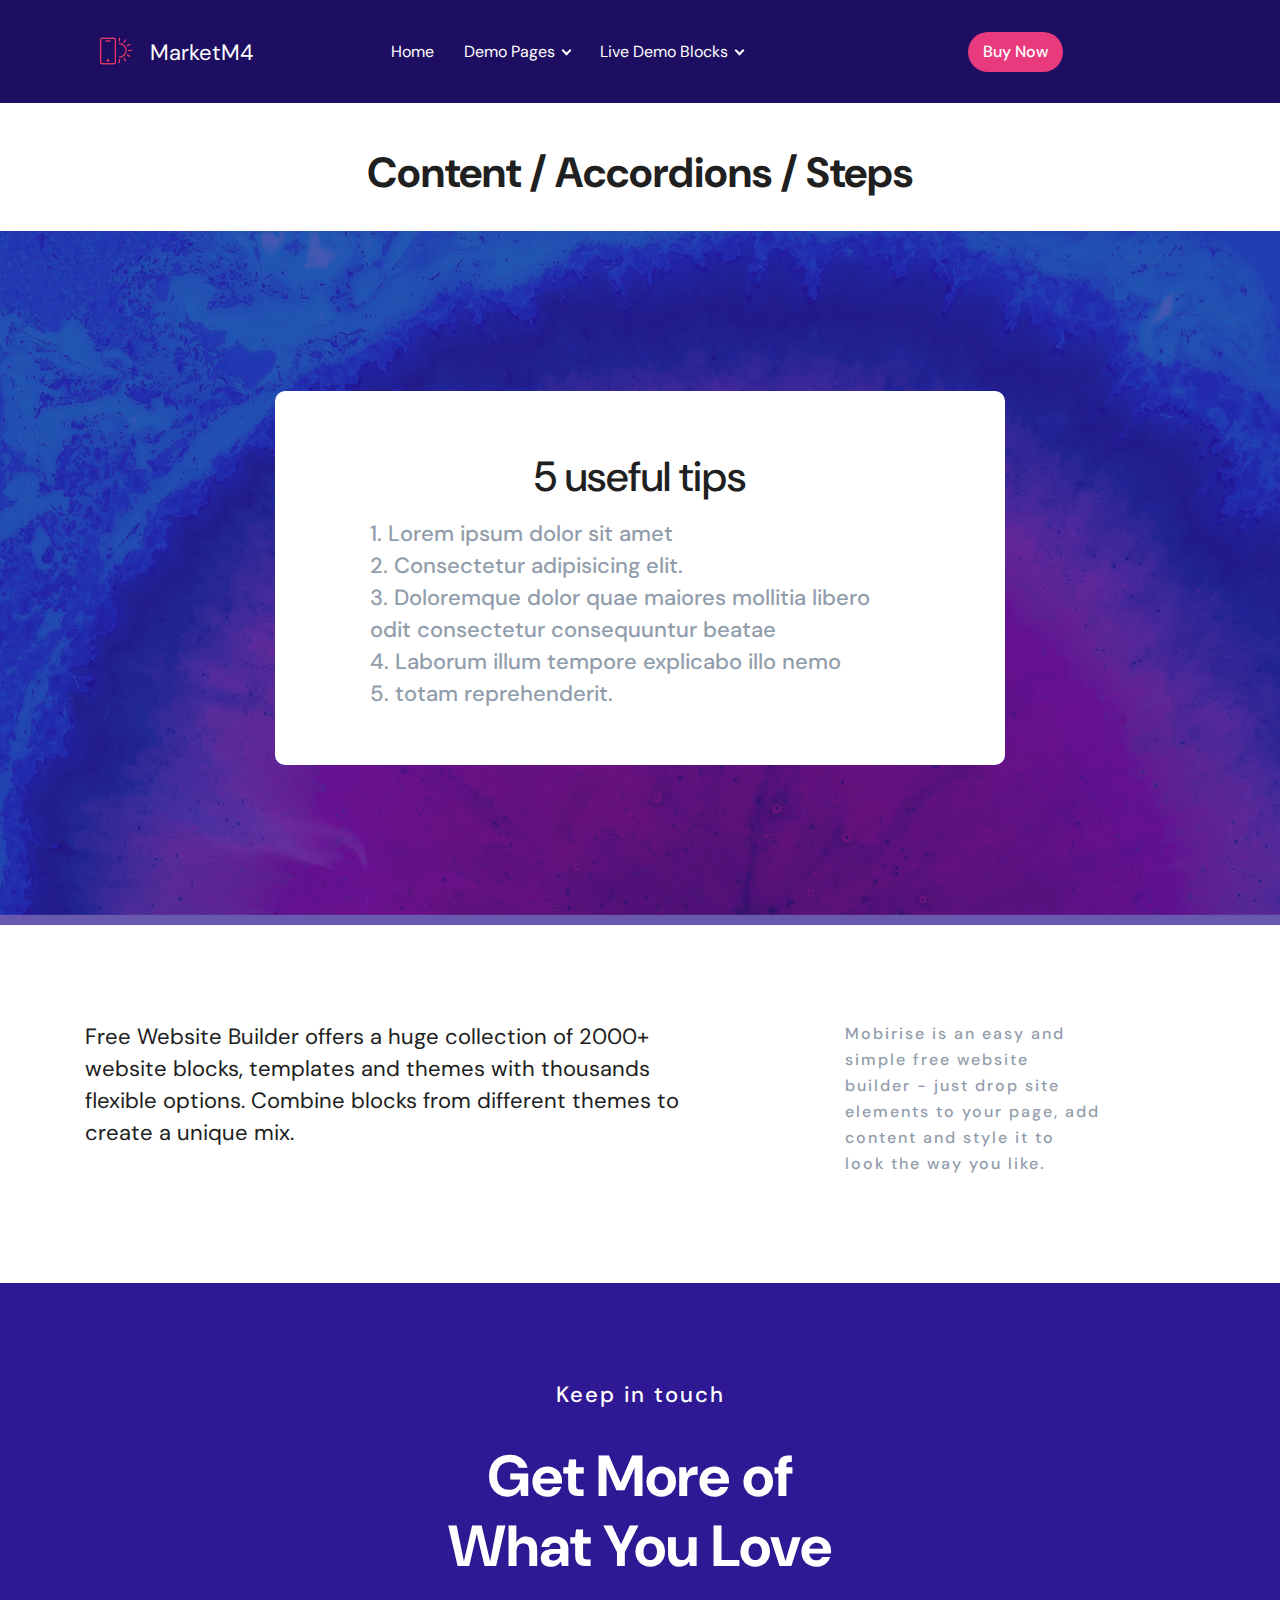
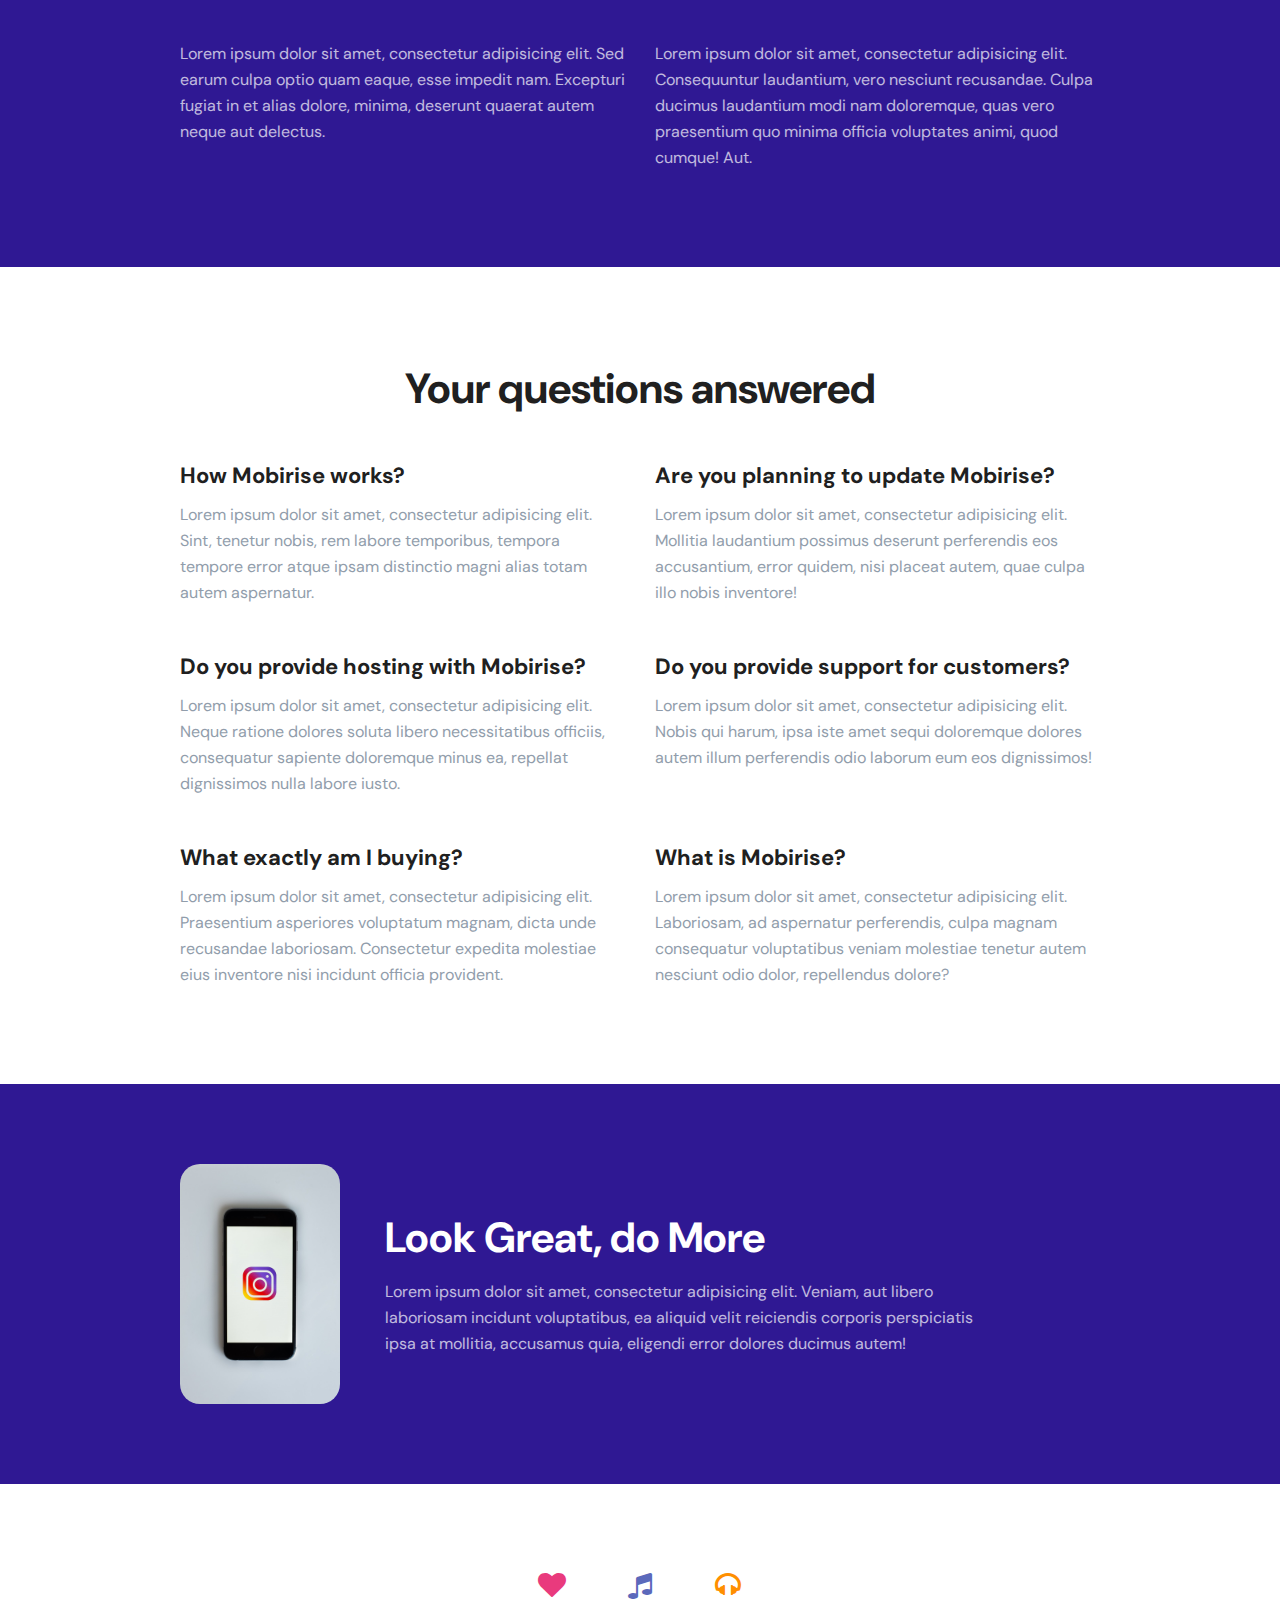
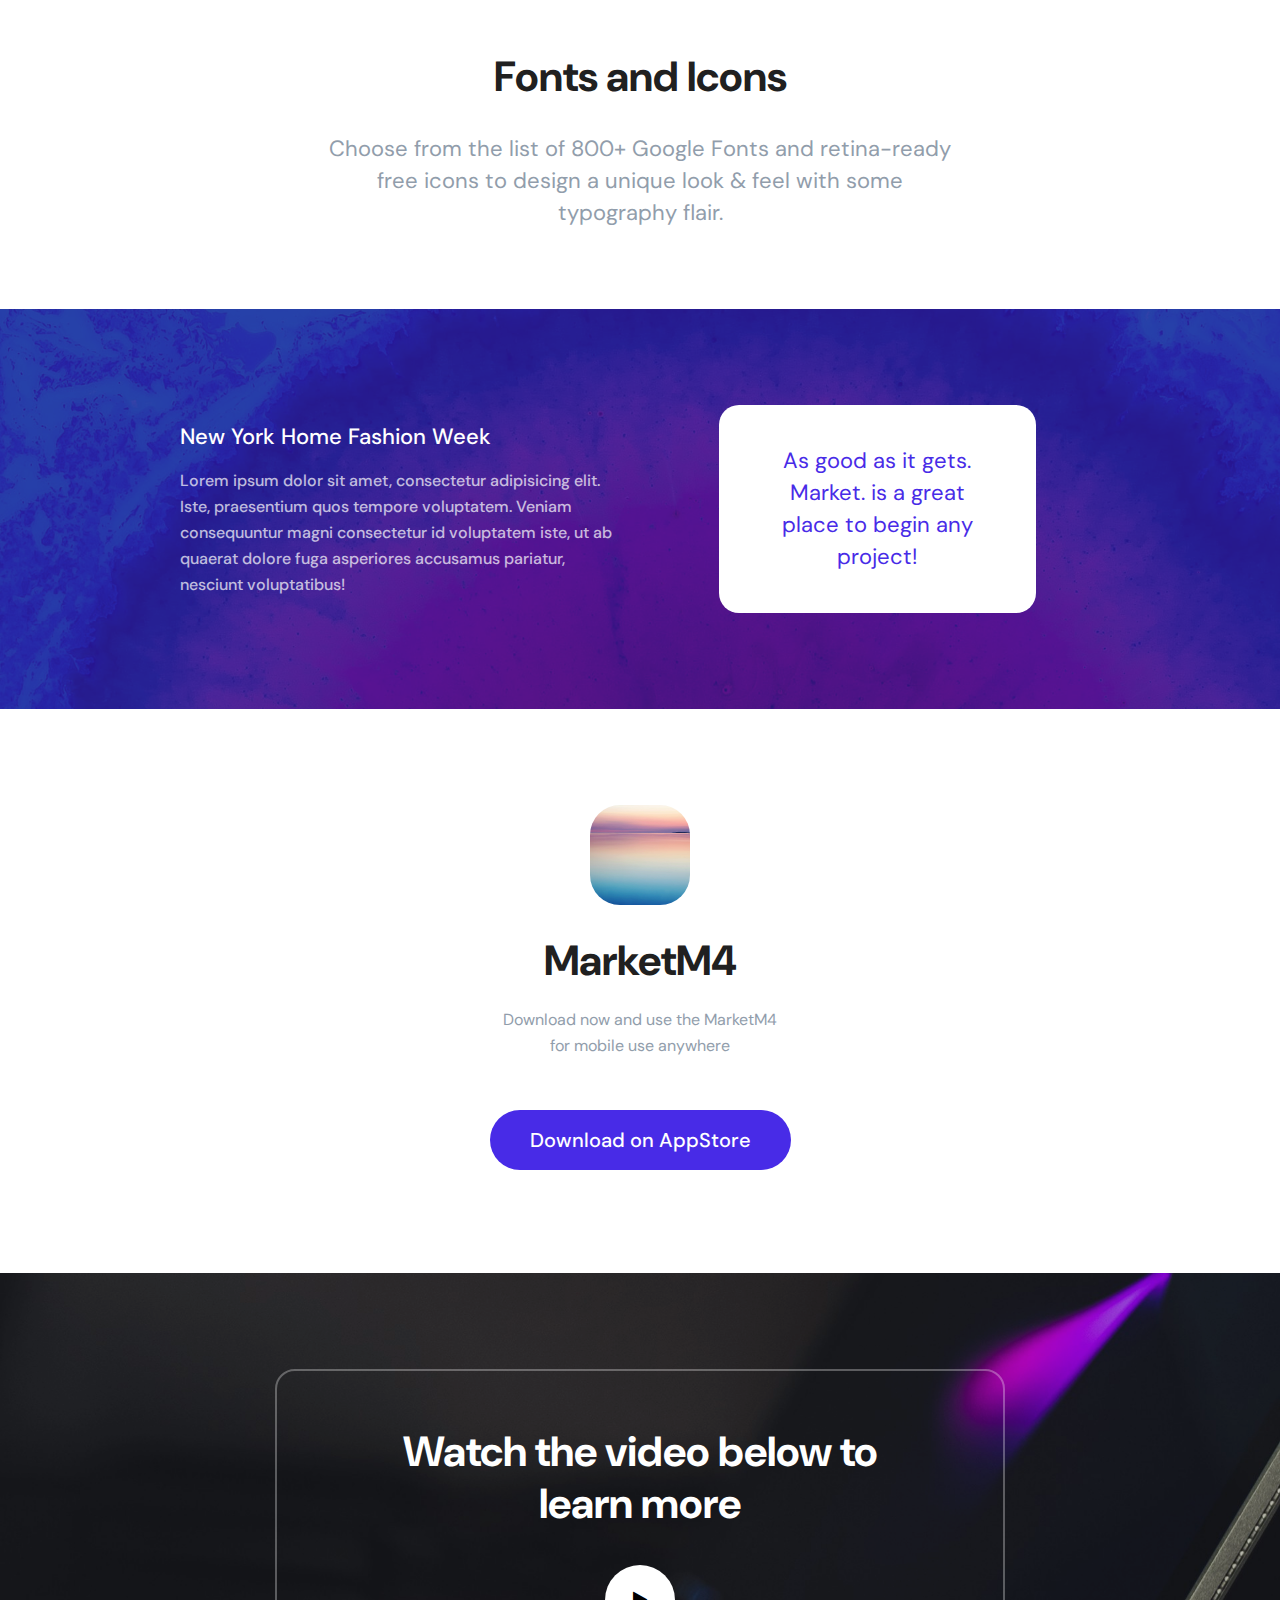
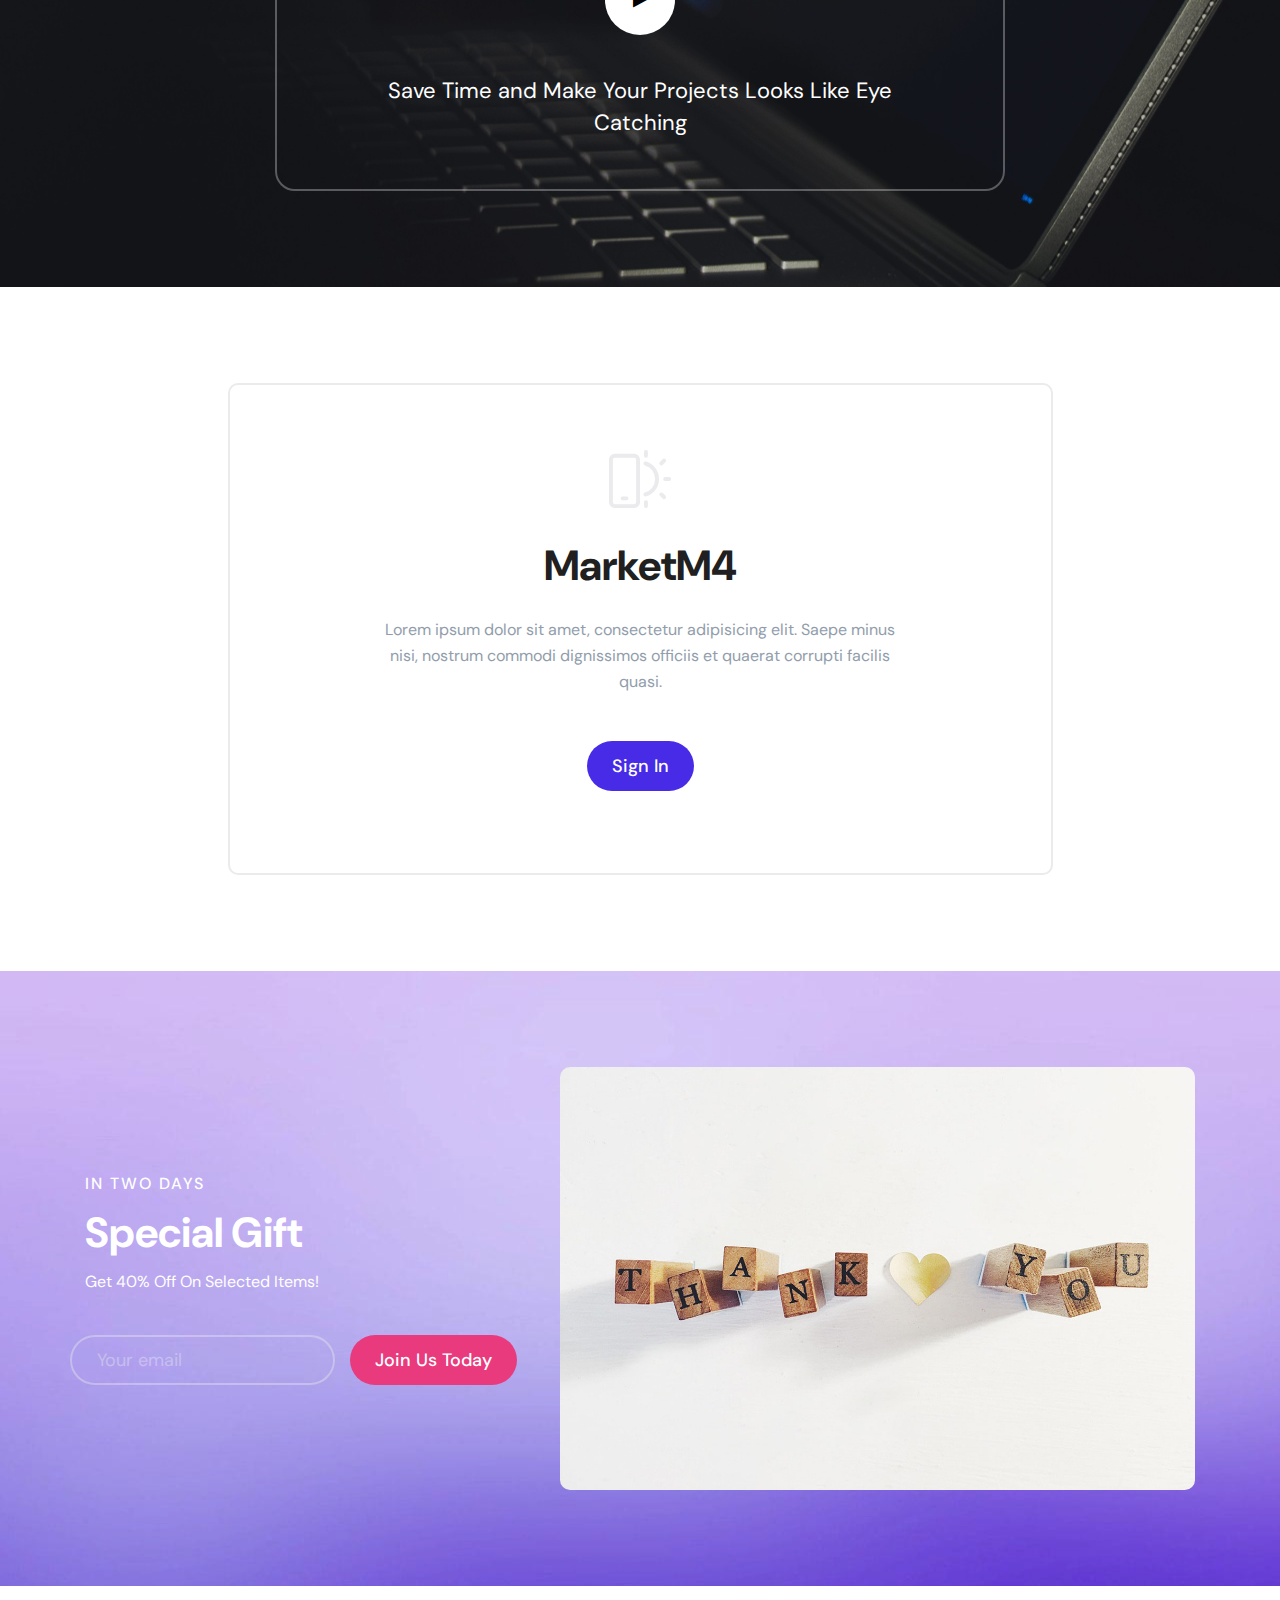
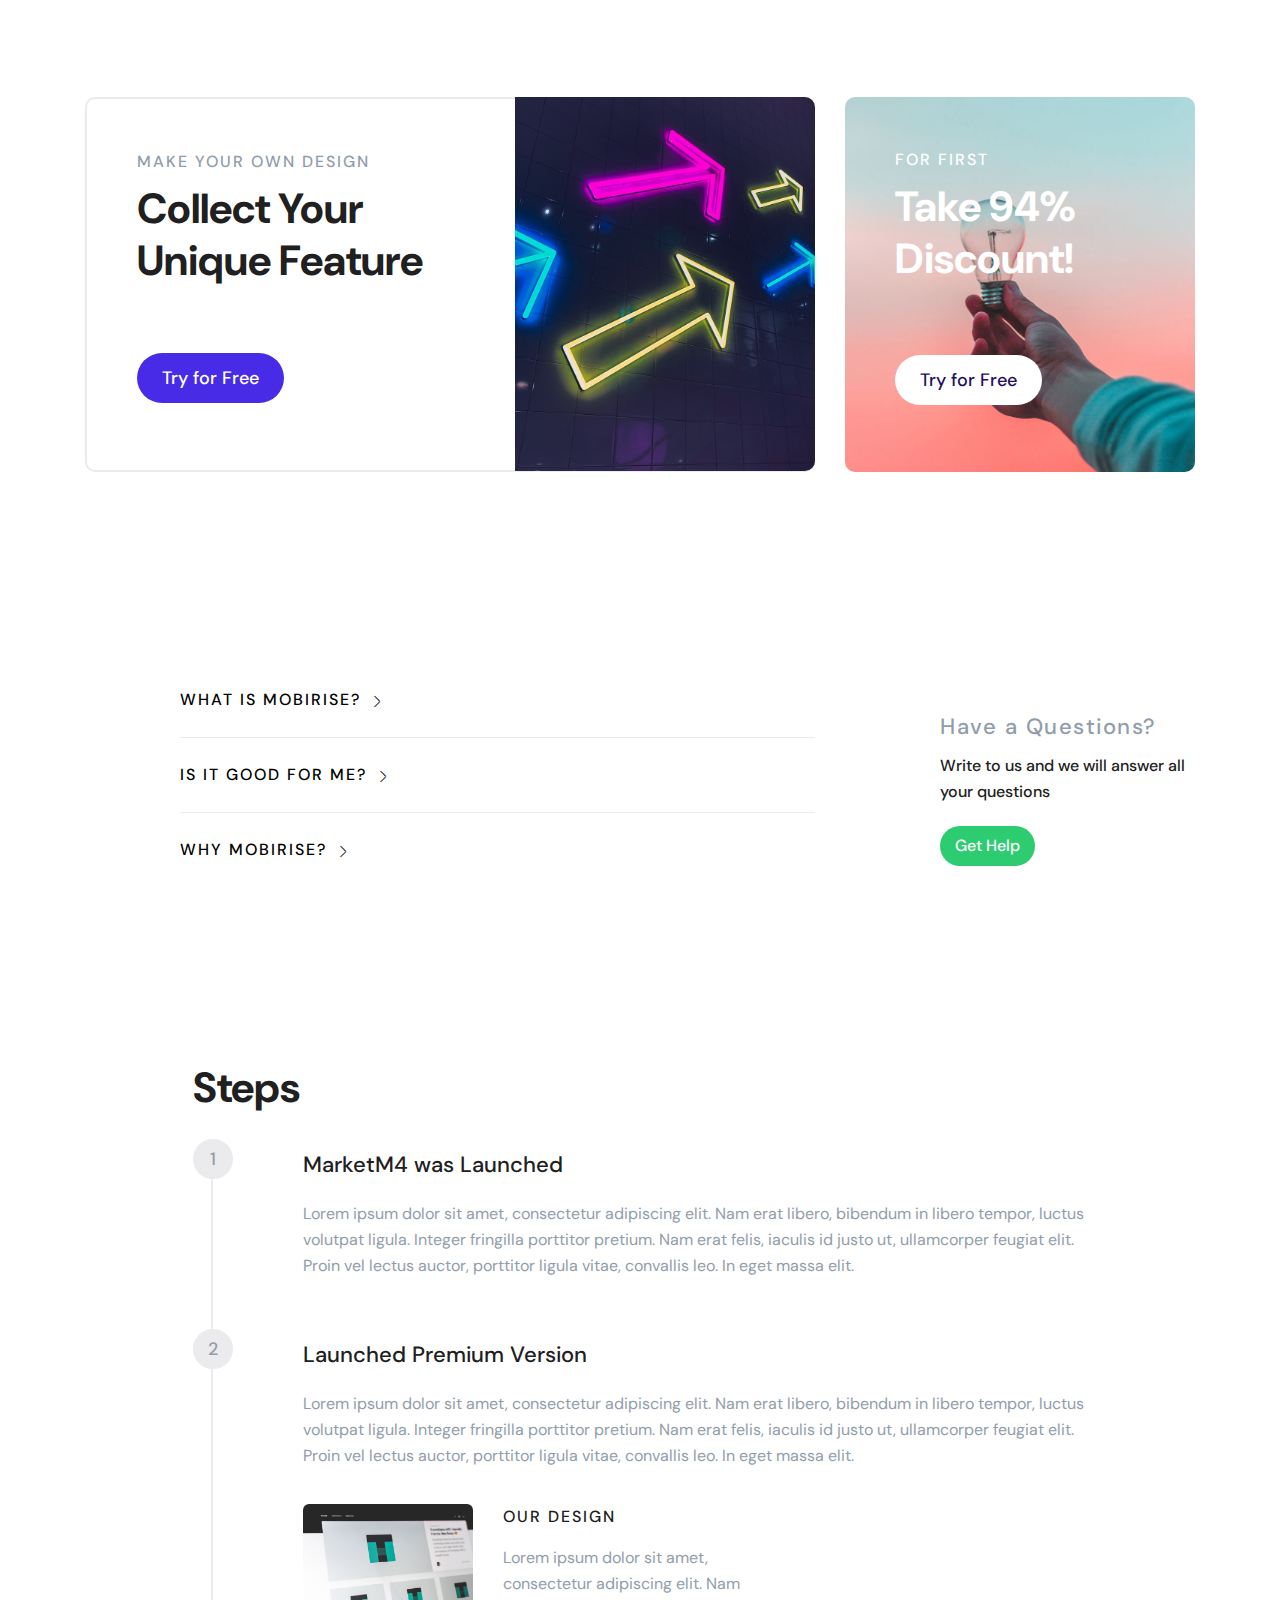
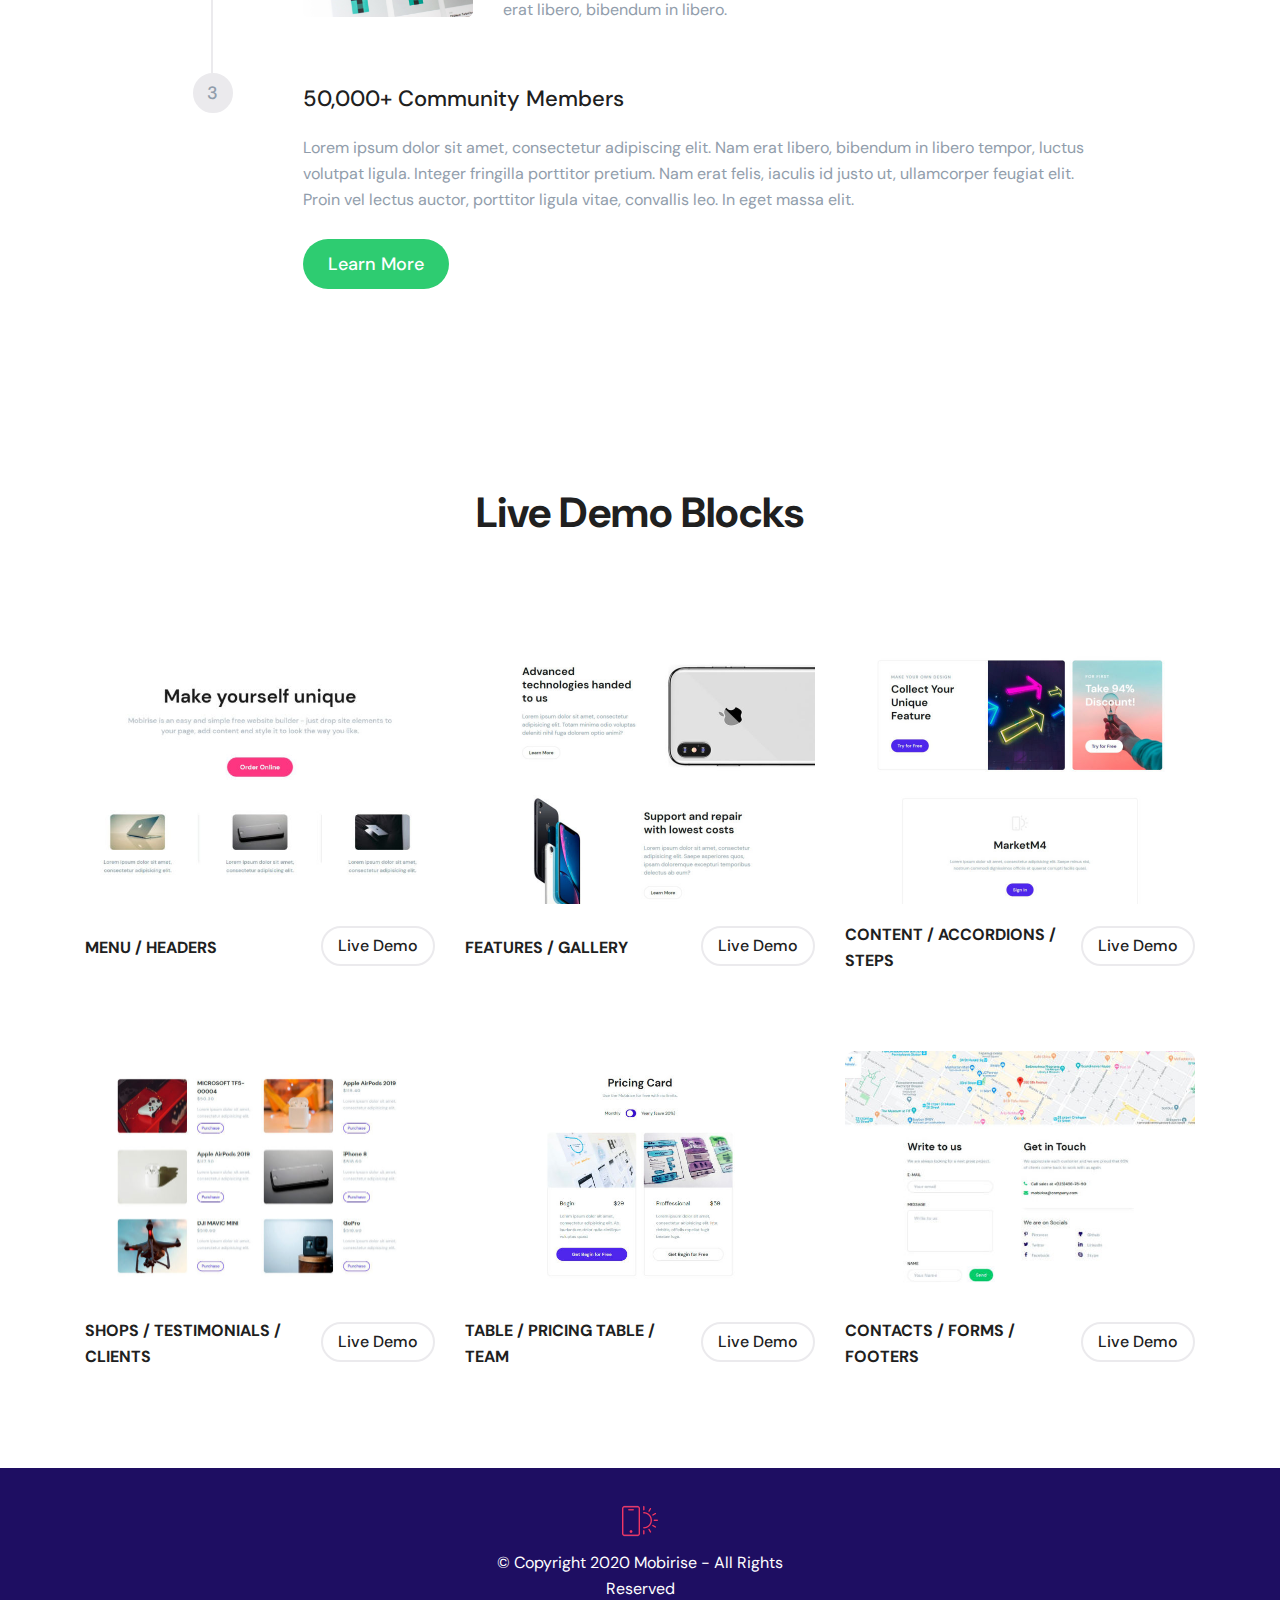
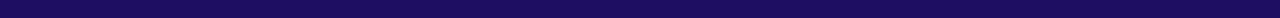
<file: content.html>
<!DOCTYPE html>
<html  >
<head>
  <!-- Site made with Mobirise Website Builder v4.11.7, https://mobirise.com -->
  <meta charset="UTF-8">
  <meta http-equiv="X-UA-Compatible" content="IE=edge">
  <meta name="generator" content="Mobirise v4.11.7, mobirise.com">
  <meta name="viewport" content="width=device-width, initial-scale=1, minimum-scale=1">
  <link rel="shortcut icon" href="assets/images/logo2-128x128.png" type="image/x-icon">
  <meta name="description" content="New MarketM4 Theme HTML Template - Download Now!">
  
  <title>Content</title>
  <link rel="stylesheet" href="assets/web/assets/mobirise-icons-bold/mobirise-icons-bold.css">
  <link rel="stylesheet" href="assets/font-awesome/css/font-awesome.css">
  <link rel="stylesheet" href="assets/web/assets/mobirise-icons/mobirise-icons.css">
  <link rel="stylesheet" href="assets/tether/tether.min.css">
  <link rel="stylesheet" href="assets/bootstrap/css/bootstrap.min.css">
  <link rel="stylesheet" href="assets/bootstrap/css/bootstrap-grid.min.css">
  <link rel="stylesheet" href="assets/bootstrap/css/bootstrap-reboot.min.css">
  <link rel="stylesheet" href="assets/dropdown/css/style.css">
  <link rel="stylesheet" href="assets/socicon/css/styles.css">
  <link rel="stylesheet" href="assets/theme/css/style.css">
  <link rel="stylesheet" href="assets/recaptcha.css">
  <link rel="preload" as="style" href="assets/mobirise/css/mbr-additional.css"><link rel="stylesheet" href="assets/mobirise/css/mbr-additional.css" type="text/css">
  
  
  
</head>
<body>
  <section class="menu1 cid-rNJ7cAqhvF" once="menu" id="menu1-1d">

    
    

    <nav class="navbar navbar-dropdown navbar-fixed-top navbar-expand-lg">
                      <div class="container">
        <div class="navbar-brand">
            <div class="col-lg-auto">
            <span class="navbar-logo">
                <a href="index.html">
                    <img src="assets/images/logo2-128x128.png" alt="Mobirise" title="" style="height: 2rem;">
                </a>
            </span>
            <span class="navbar-caption-wrap"><a class="navbar-caption text-white display-7" href="index.html">
                    MarketM4</a></span>
        </div>
    </div>
        <button class="navbar-toggler" type="button" data-toggle="collapse" data-target="#navbarSupportedContent" aria-controls="navbarNavAltMarkup" aria-expanded="false" aria-label="Toggle navigation">
            <div class="hamburger">
                <span></span>
                <span></span>
                <span></span>
                <span></span>
            </div>
        </button>
      <div class="collapse navbar-collapse col-lg-auto" id="navbarSupportedContent">
            <ul class="navbar-nav nav-dropdown" data-app-modern-menu="true"><li class="nav-item">
                    <a class="nav-link link text-white display-4" href="index.html">
                        Home</a>
                </li>
                <li class="nav-item dropdown">
                    <a class="nav-link link text-white dropdown-toggle display-4" href="https://mobirise.com" data-toggle="dropdown-submenu" aria-expanded="false">Demo Pages</a><div class="dropdown-menu"><a class="text-white dropdown-item display-4" href="pharmacy/index.html">Pharmacy</a><a class="text-white dropdown-item display-4" href="store_craft/index.html" aria-expanded="false">Store Craft</a><a class="text-white dropdown-item display-4" href="sweet_bakery/index.html" aria-expanded="false">Sweet Bakery</a></div>
                </li>
                <li class="nav-item dropdown">
                    <a class="nav-link link text-white dropdown-toggle display-4" href="https://mobirise.com" data-toggle="dropdown-submenu" aria-expanded="false">
                         Live Demo Blocks</a><div class="dropdown-menu"><a class="text-white dropdown-item display-4" href="headers.html">Menu / Headers</a><a class="text-white dropdown-item display-4" href="features.html" aria-expanded="false">Features / Gallery</a><a class="text-white dropdown-item display-4" href="content.html" aria-expanded="false">Content / Accordions / Steps</a><a class="text-white dropdown-item display-4" href="shops.html" aria-expanded="false">Shops / Testimonials / Clients</a><a class="text-white dropdown-item display-4" href="table.html" aria-expanded="false">Table  / Pricing Table / Team</a><a class="text-white dropdown-item display-4" href="contacts.html" aria-expanded="false">Contacts / Forms / Footers</a></div>
                </li></ul>
            
           <div class="navbar-buttons mbr-section-btn col-lg-auto"><a class="btn btn-sm btn-danger display-4" href="https://mobirise.com">
                    Buy Now</a></div>
      </div>
    </div></nav>
</section>

<section class="content9 cid-rOi8hKxuQi" id="content9-3r">

    

    

    <div class="container">
        <div class="row justify-content-center text-center">
            <div class="col-xl-9 col-lg-10">
                
               <h2 class="mbr-section-title mbr-bold mbr-fonts-style display-5">Content / Accordions / Steps</h2>
            </div>
                <div class="col-xl-9 col-lg-10">
               
                    
                </div>
               </div>
            </div>
</section>

<section class="content4 cid-rNJacCxSmc mbr-parallax-background" id="content4-1g">

    

    <div class="mbr-overlay" style="opacity: 0.7; background-color: rgb(47, 24, 147);">
    </div>

    <div class="container">
        <div class="row justify-content-center">
           <div class="col-xl-8 col-lg-8 col-md-10">
                  <div class="content__block text-center">
                      <div class="row justify-content-center">
                          <div class="col-xl-9 col-lg-10 col-11">
                      <h2 class="mbr-section-title mbr-fonts-style display-5">5 useful tips</h2>
                    <p class="mbr-text mbr-fonts-style display-7">1. Lorem ipsum dolor sit amet<br>2. Consectetur adipisicing elit. <br>3. Doloremque dolor quae maiores mollitia libero odit consectetur consequuntur beatae<br>4. Laborum illum tempore explicabo illo nemo<br>5. totam reprehenderit.</p>
                          </div> 
              </div>
               </div>
            </div>
            </div>
        </div>
</section>

<section class="content3 cid-rNJacrMQlC" id="content3-1f">

    

    

    <div class="container">
        <div class="row justify-content-end flex-row-reverse">
           <div class="col-xl-3 col-lg-4 block__right">
                <p class="right__block-text mbr-fonts-style display-4">Mobirise is an easy and simple free website builder - just drop site elements to your page, add content and style it to look the way you like. </p>
            </div>
            <div class="col-xl-1 col-lg-1"></div>
            <div class="col-xl-7 col-lg-7">
               <p class="mbr-text mbr-fonts-style display-7">Free Website Builder offers a huge collection of 2000+ website blocks, templates and themes with thousands flexible options. Combine blocks from different themes to create a unique mix.</p>
               </div>
            </div>
        </div>
</section>

<section class="content1 cid-rNJabI6Eys" id="content1-1e">

    

    

    <div class="container">
        <div class="row justify-content-center text-center text-white">
           <div class="col-lg-10">
                <h3 class="mbr-section-subtitle ls2fw500 align-center mbr-fonts-style display-7">Keep in touch</h3>
               <h2 class="mbr-section-title mbr-bold mbr-fonts-style display-2">Get More of <br>What You Love</h2>
               <div class="row text-center text__block justify-content-center text-md-left">
                   <p class="mbr-text mbr-fonts-style display-4 col-md-6">Lorem ipsum dolor sit amet, consectetur adipisicing elit. Sed earum culpa optio quam eaque, esse impedit nam. Excepturi fugiat in et alias dolore, minima, deserunt quaerat autem neque aut delectus.
<br></p>
                   <p class="mbr-text mbr-fonts-style display-4 col-md-6">Lorem ipsum dolor sit amet, consectetur adipisicing elit. Consequuntur laudantium, vero nesciunt recusandae. Culpa ducimus laudantium modi nam doloremque, quas vero praesentium quo minima officia voluptates animi, quod cumque! Aut.</p>
               </div>
            </div>
        </div>
    </div>

</section>

<section class="content7 cid-rNJacYSIhO" id="content7-1h">

    

    

    <div class="container">
        <div class="row justify-content-center">
           <div class="col-xl-10 col-lg-11">
                <div class="text-left text-lg-center">
                   <h2 class="mbr-section-title mbr-bold mbr-fonts-style display-5">Your questions answered</h2>
                </div>
               <div class="row justify-content-center justify-content-lg-between">
                   
               <div class="card__block col-lg-6">
                       <h3 class="card__title mbr-bold mbr-fonts-style display-7">How Mobirise works?</h3>
                       <p class="mbr-text mbr-fonts-style display-4">Lorem ipsum dolor sit amet, consectetur adipisicing elit. Sint, tenetur nobis, rem labore temporibus, tempora tempore error atque ipsam distinctio magni alias totam autem aspernatur.</p>
                   </div><div class="card__block col-lg-6">
                       <h3 class="card__title mbr-bold mbr-fonts-style display-7">Are you planning to update Mobirise?</h3>
                       <p class="mbr-text mbr-fonts-style display-4">Lorem ipsum dolor sit amet, consectetur adipisicing elit. Mollitia laudantium possimus deserunt perferendis eos accusantium, error quidem, nisi placeat autem, quae culpa illo nobis inventore!</p>
                   </div><div class="card__block col-lg-6">
                       <h3 class="card__title mbr-bold mbr-fonts-style display-7">Do you provide hosting with Mobirise?</h3>
                       <p class="mbr-text mbr-fonts-style display-4">Lorem ipsum dolor sit amet, consectetur adipisicing elit. Neque ratione dolores soluta libero necessitatibus officiis, consequatur sapiente doloremque minus ea, repellat dignissimos nulla labore iusto.</p>
                   </div><div class="card__block col-lg-6">
                       <h3 class="card__title mbr-bold mbr-fonts-style display-7">Do you provide support for customers?</h3>
                       <p class="mbr-text mbr-fonts-style display-4">Lorem ipsum dolor sit amet, consectetur adipisicing elit. Nobis qui harum, ipsa iste amet sequi doloremque dolores autem illum perferendis odio laborum eum eos dignissimos!</p>
                   </div><div class="card__block col-lg-6">
                       <h3 class="card__title mbr-bold mbr-fonts-style display-7">What exactly am I buying?</h3>
                       <p class="mbr-text mbr-fonts-style display-4">Lorem ipsum dolor sit amet, consectetur adipisicing elit. Praesentium asperiores voluptatum magnam, dicta unde recusandae laboriosam. Consectetur expedita molestiae eius inventore nisi incidunt officia provident.</p>
                   </div><div class="card__block col-lg-6">
                       <h3 class="card__title mbr-bold mbr-fonts-style display-7">What is Mobirise?</h3>
                       <p class="mbr-text mbr-fonts-style display-4">Lorem ipsum dolor sit amet, consectetur adipisicing elit. Laboriosam, ad aspernatur perferendis, culpa magnam consequatur voluptatibus veniam molestiae tenetur autem nesciunt odio dolor, repellendus dolore?</p>
                   </div></div>
            </div>
        </div>
    </div>

</section>

<section class="content5 cid-rNJadSEREU" id="content5-1i">

    

    

    <div class="container">
        <div class="row align-items-center">
           <div class="col-lg-1"></div>
            <div class="col-xl-2 col-md-3 col-sm-4 col-6 image">
                <img src="assets/images/design24.jpg" alt="Mobirise" title="">
            </div>
            <div class="col-xl-7 col-lg-8 col-md-9 text-white text__block">
               <h2 class="mbr-section-title mbr-bold mbr-fonts-style display-5">Look Great, do More</h2>
               <p class="mbr-text mbr-fonts-style display-4">Lorem ipsum dolor sit amet, consectetur adipisicing elit. Veniam, aut libero laboriosam incidunt voluptatibus, ea aliquid velit reiciendis corporis perspiciatis ipsa at mollitia, accusamus quia, eligendi error dolores ducimus autem!
<br></p>
               </div>
            </div>
        </div>
</section>

<section class="content8 cid-rNJaebYVt2" id="content8-1j">

    

    

    <div class="container">
        <div class="row justify-content-center text-center">
           <div class="col-xl-7 col-lg-8 col-md-10 icons">
                  
                  
                  
              <span class="mbr-iconfont fa-heart fa" style="font-size: 28px;"></span><span class="mbr-iconfont fa-music fa" style="font-size: 28px;"></span><span class="mbr-iconfont fa-headphones fa" style="font-size: 28px;"></span></div>
            <div class="col-xl-7 col-lg-8 col-md-10">
               <h2 class="mbr-section-title mbr-bold mbr-fonts-style display-5">Fonts and Icons</h2>
            </div>
            <div class="col-xl-7 col-lg-8 col-md-9 col-sm-10">
               <p class="mbr-text mbr-fonts-style display-7">Choose from the list of 800+ Google Fonts and retina-ready free icons to design a unique look &amp; feel with some typography flair.</p>
               </div>
            </div>
            </div>
</section>

<section class="content6 cid-rNJaeCQMnc" id="content6-1k">

    

    <div class="mbr-overlay" style="opacity: 0.8; background-color: rgb(47, 24, 147);">
    </div>

    <div class="container">
        <div class="row justify-content-center">
            <div class="col-xl-10">
                <div class="row justify-content-md-end align-items-center flex-row-reverse">
           <div class="col-lg-4 col-md-6 text-center block__right">
                <p class="right__block-text mbr-fonts-style display-7">As good as it gets. Market. is a great place to begin any project!<br></p>
            </div>
            <div class="col-lg-1"></div>
            <div class="col-lg-6 text-white content__block">
                <h2 class="mbr-section-title mbr-fonts-style display-7">New York Home Fashion Week</h2>
               <p class="mbr-text mbr-fonts-style display-4">Lorem ipsum dolor sit amet, consectetur adipisicing elit. Iste, praesentium quos tempore voluptatem. Veniam consequuntur magni consectetur id voluptatem iste, ut ab quaerat dolore fuga asperiores accusamus pariatur, nesciunt voluptatibus!</p>
                    </div>
               </div>
            </div>
        </div>
        </div>
</section>

<section class="content9 cid-rNJah6jdV3" id="content9-1l">

    

    

    <div class="container">
        <div class="row justify-content-center text-center">
            <div class="col-xl-9 col-lg-10">
                <div>
                    <img src="assets/images/design10.jpg" alt="Mobirise" title="">
                </div>
               <h2 class="mbr-section-title mbr-bold mbr-fonts-style display-5">MarketM4</h2>
            </div>
                <div class="col-xl-9 col-lg-10">
               <p class="mbr-text mbr-fonts-style display-4">Download now and use the MarketM4
<br>for mobile use anywhere</p>
                    <div class="mbr-section-btn"><a class="btn btn-lg btn-info display-7" href="https://mobirise.co">Download on AppStore</a></div>
                </div>
               </div>
            </div>
</section>

<section class="content11 cid-rNJai5JYVJ" id="content11-1n">

    

    <div class="mbr-overlay" style="opacity: 0.2; background-color: rgb(16, 20, 40);">
    </div>

    <div class="container">
        <div class="row text-center justify-content-center">
            <div class="col-xl-8 col-lg-8 col-md-10">
                <div class="block__inner">
                    <div class="row justify-content-center">
                        <div class="col-xl-10 col-md-8 text-white">
                               <h2 class="mbr-section-title mbr-bold mbr-fonts-style display-5">Watch the video below to learn more</h2>
                            <div class="mbr-media show-modal align-center" data-modal=".modalWindow">
                             <span class="mbr-iconfont fa-play fa" style="font-size: 18px;"></span>
                            </div>
                            
                               <p class="mbr-text mbr-fonts-style display-7">Save Time and Make Your Projects Looks Like Eye Catching<br></p>
                                
                            </div>
                        </div>
                    </div>
                </div>
            </div>
        <div class="modalWindow" style="display: none;">
                        <div class="modalWindow-container">
                            <div class="modalWindow-video-container">
                                <div class="modalWindow-video">
                                    <iframe width="100%" height="100%" frameborder="0" allowfullscreen="1" data-src="https://www.youtube.com/watch?v=36YgDDJ7XSc"></iframe>
                                </div>
                                <a class="close" role="button" data-dismiss="modal">
                                    <span aria-hidden="true" class="mbri-close mbr-iconfont closeModal"></span>
                                    <span class="sr-only">Close</span>
                                </a>
                            </div>
                        </div>
                    </div>
                </div>
</section>

<section class="content10 cid-rNJahPQNnl" id="content10-1m">

    

    

    <div class="container">
        <div class="row text-center justify-content-center">
            <div class="col-xl-9 col-lg-9">
                <div class="block__inner">
                    <div class="row justify-content-center">
                        <div class="col-lg-8 col-md-10">
                                <span class="mbr-iconfont mbrib-mobirise"></span>
                               <h2 class="mbr-section-title mbr-bold mbr-fonts-style display-5">MarketM4</h2>
                               <p class="mbr-text mbr-fonts-style display-4">Lorem ipsum dolor sit amet, consectetur adipisicing elit. Saepe minus nisi, nostrum commodi dignissimos officiis et quaerat corrupti facilis quasi.
<br></p>
                                <div class="mbr-section-btn"><a class="btn btn-md btn-info display-4" href="https://mobirise.co" style="
    line-height: 0 !important;
">Sign In</a></div>
                            </div>
                        </div>
                    </div>
                </div>
            </div>
               </div>
</section>

<section class="content12 cid-rNJaioZaMt" id="content12-1o">

    

    <div class="mbr-overlay" style="opacity: 0.2; background-color: rgb(72, 43, 231);">
    </div>

    <div class="container">
        <div class="row justify-content-center align-items-center">
            <div class="mbr-white col-lg-5 col-md-6 col-sm-9 content__block">
                <h3 class="mbr-section-subtitle ls2fw500 mbr-fonts-style display-4">IN TWO DAYS</h3>
                <h2 class="mbr-section-title mbr-bold mbr-fonts-style display-5">Special Gift</h2>
                <p class="mbr-text mbr-fonts-style display-4">Get 40% Off On Selected Items!</p>
            <div class="subscribe__form" data-form-type="formoid">
                <!---Formbuilder Form--->
                <form action="https://mobirise.com/" method="POST" class="mbr-form form-with-styler" data-form-title="Mobirise Form"><input type="hidden" name="email" data-form-email="true" value="gHNHueoZ/LNJtMRREhj4Xfl55a5CO9RV6ijSA76fRmb87MAPhx5I2rmS04rvkQox4uk8IVMzq4zoTz8B2fugia0afe4ENAEyPrfgfQuAGAcRVpYA844RlHePfnL+T6mO">
                    <div class="row">
                        <div hidden="hidden" data-form-alert="" class="alert alert-success col-12">Thanks for filling out the form!</div>
                        <div hidden="hidden" data-form-alert-danger="" class="alert alert-danger col-12">
                        </div>
                    </div>
                    <div class="dragArea row align-items-center">
                        <div class="form-group col-" data-for="email">
                            <input type="email" name="email" placeholder="Your email" data-form-field="Email" required="required" class="form-control display-7" id="email-content12-1o">
                        </div>
                        <div class="col-auto input-group-btn"><button type="submit" class="btn btn-md btn-danger display-4">Join Us Today</button></div>
                    </div>
                </form><!---Formbuilder Form--->
                </div>
            </div>
            <div class="col-lg-7 col-md-7 col-sm-10 d-lg-flex align-items-center image">
                <img src="assets/images/design39.jpg" alt="Mobirise" title="">
            </div>
        </div>
    </div>
</section>

<section class="content13 cid-rNJaiLnagf" id="content13-1p">

    

    

    <div class="container">
        <div class="row">
            <div class="col-xl-8 col-md-6 d-md-flex align-items-stretch">
                <div class="border__block">
                    <div class="image">
                        <img src="assets/images/big-height.jpg" alt="Mobirise" title="">
                    </div>
                    <div class="d-md-flex flex-column justify-content-between block__inner">    
                        <div>
                            <h3 class="mbr-section-subtitle ls2fw500 mbr-fonts-style display-4">MAKE YOUR OWN DESIGN</h3>
                           <h2 class="mbr-section-title mbr-bold mbr-fonts-style display-5">Collect Your Unique Feature</h2>
                            </div>
                       <div class="mbr-section-btn btn__block1"><a class="btn btn-md btn-info display-4" href="https://mobirise.co">Try for Free</a></div>
                    </div>
                    </div>
                </div>
                <div class="col-xl-4 col-md-6 d-md-flex align-items-stretch block__product">
                    <div class="border__block">
                         <div class="image2"></div>
                        <div class="d-md-flex flex-column justify-content-between block__inner text-white">
                            <div>
                                <h3 class="mbr-section-subtitle2 ls2fw500 mbr-fonts-style display-4">FOR FIRST</h3>
                                <h2 class="mbr-section-title2 mbr-bold mbr-fonts-style display-5">Take 94% Discount!</h2>
                            </div>
                       <div class="mbr-section-btn btn__block2"><a class="btn btn-md btn-white display-4" href="https://mobirise.co">Try for Free</a></div>
                            </div>
                    </div>
            </div>
        </div>
    </div>
</section>

<section class="accordion1 cid-rNJbstatKR" id="accordion1-1q">

    

    
    <div class="container">
        <div class="media-container-row">
            <div class="col-12 col-md-8">
                <div class="section-head text-center">
                    
                </div>
            </div>
        </div>
        <div class="clearfix"></div>
        <div class="row">
            <div class="col-lg-1"></div>
            <div class="col-lg-7">
                <div id="bootstrap-accordion_97" class="panel-group accordionStyles accordion" role="tablist" aria-multiselectable="true">
                    <div class="card">
                        <div class="card-header" role="tab" id="headingOne">
                            <a role="button" class="panel-title collapsed text-black" data-toggle="collapse" data-core="" href="#collapse1_97" aria-expanded="false" aria-controls="collapse1">
                                <h4 class="card__title ls2fw500 mbr-fonts-style display-4">WHAT IS MOBIRISE?<span class="mbr-iconfont mbri-arrow-down sign"></span>
                                </h4>
                            </a>
                        </div>
                        <div id="collapse1_97" class="panel-collapse noScroll collapse " role="tabpanel" aria-labelledby="headingOne" data-parent="#bootstrap-accordion_97">
                            <div class="panel-body">
                                <p class="mbr-fonts-style panel-text display-4">Mobirise is an offline app for Window and Mac to easily create small/medium websites, landing pages, online resumes and portfolios, promo sites for apps, events, services and products.</p>
                            </div>
                        </div>
                    </div>
                    <div class="card">
                        <div class="card-header" role="tab" id="headingTwo">
                            <a role="button" class="collapsed panel-title text-black" data-toggle="collapse" data-core="" href="#collapse2_97" aria-expanded="false" aria-controls="collapse2">
                                <h4 class="card__title ls2fw500 mbr-fonts-style display-4">IS IT GOOD FOR ME?<span class="mbr-iconfont mbri-arrow-down sign"></span>                       </h4>
                            </a>
                            
                        </div>
                        <div id="collapse2_97" class="panel-collapse noScroll collapse" role="tabpanel" aria-labelledby="headingTwo" data-parent="#bootstrap-accordion_97">
                            <div class="panel-body">
                                <p class="mbr-fonts-style panel-text display-4">Mobirise is perfect for non-techies who are not familiar with the intricacies of web development and for designers who prefer to work as visually as possible, without fighting with code. Also great for pro-coders for fast prototyping and small customers' projects.</p>
                            </div>
                        </div>
                    </div>
                    <div class="card">
                        <div class="card-header" role="tab" id="headingThree">
                            <a role="button" class="collapsed text-black panel-title" data-toggle="collapse" data-core="" href="#collapse3_97" aria-expanded="false" aria-controls="collapse3">
                                <h4 class="card__title ls2fw500 mbr-fonts-style display-4">WHY MOBIRISE?<span class="mbr-iconfont mbri-arrow-down sign"></span>                   </h4>
                            </a>
                        </div>
                        <div id="collapse3_97" class="panel-collapse noScroll collapse" role="tabpanel" aria-labelledby="headingThree" data-parent="#bootstrap-accordion_97">
                            <div class="panel-body">
                                <p class="mbr-fonts-style panel-text display-4">Lorem ipsum dolor sit amet, consectetur adipisicing elit. Consectetur provident voluptates quos debitis sint consequuntur labore perspiciatis blanditiis non eos odit neque, temporibus, suscipit, dolore quia quidem natus ratione quas.</p>
                            </div>
                        </div>
                    </div>
                    
                    
                    
                </div>
            </div>
            <div class="col-lg-1"></div>
            <div class="col-lg-3 mt-5">
                <h3 class="mbr-fonts-style ls15fw500 title__text display-7">Have a Questions?</h3>
                <p class="mbr-fonts-style mbr-text display-4">Write to us and we will answer all your questions</p>
                <div class="mbr-section-btn"><a class="btn btn-sm btn-success display-4" href="https://mobirise.co">Get Help</a></div>
            </div>
        </div>
    </div>
</section>

<section class="steps1 cid-rNJbsXhsXu" id="steps1-1r">

    

    
    
    <div class="container">
         <div class="row justify-content-center">
                <div class="col-xl-10 col-lg-11">
        <h2 class="mbr-section-title mbr-bold mbr-fonts-style display-5">Steps</h2>
             
         
        <div class="step-container">
            <div class="row">
            <div class="card separline padding__bot">
                <div class="step-element">
                    <div class="step-wrapper">
                        <h3 class="step  align-items-center justify-content-center">
                            1
                        </h3>
                    </div>          
                    <div class="step-text-content">
                        <h4 class="mbr-step-title mbr-fonts-style display-7">MarketM4 was Launched</h4>
                        <p class="mbr-step-text mbr-fonts-style display-4">
                            Lorem ipsum dolor sit amet, consectetur adipiscing elit. Nam erat libero, bibendum in libero tempor, luctus volutpat ligula. Integer fringilla porttitor pretium. Nam erat felis, iaculis id justo ut, ullamcorper feugiat elit. Proin vel lectus auctor, porttitor ligula vitae, convallis leo. In eget massa elit.
                        </p>
                        <div class="align-items-start add__block">
                            <div class="add__block_image">
                                <img src="assets/images/design5.jpg" alt="Mobirise" title="">
                            </div>
                            <div class="add__block_content">
                                <h5 class="add__block_title ls2fw500 mbr-fonts-style display-4">OUR DESIGN</h5>
                                <p class="add__block_text mbr-fonts-style display-4">Lorem ipsum dolor sit amet, consectetur adipiscing elit. Nam erat libero, bibendum in libero.</p>
                            </div>
                        </div>
                    </div>
                </div>
            </div>

            <div class="card separline padding__bot">
                <div class="step-element">
                    <div class="step-wrapper">
                        <h3 class="step  align-items-center justify-content-center">
                            2
                        </h3>
                    </div>          
                    <div class="step-text-content">
                        <h4 class="mbr-step-title mbr-fonts-style display-7">Launched Premium Version</h4>
                        <p class="mbr-step-text mbr-fonts-style display-4">
                            Lorem ipsum dolor sit amet, consectetur adipiscing elit. Nam erat libero, bibendum in libero tempor, luctus volutpat ligula. Integer fringilla porttitor pretium. Nam erat felis, iaculis id justo ut, ullamcorper feugiat elit. Proin vel lectus auctor, porttitor ligula vitae, convallis leo. In eget massa elit.
                        </p>
                        <div class="align-items-start add__block">
                            <div class="add__block_image">
                                <img src="assets/images/design5.jpg" alt="Mobirise" title="">
                            </div>
                            <div class="add__block_content">
                                <h5 class="add__block_title ls2fw500 mbr-fonts-style display-4">OUR DESIGN</h5>
                                <p class="add__block_text mbr-fonts-style display-4">Lorem ipsum dolor sit amet, consectetur adipiscing elit. Nam erat libero, bibendum in libero.</p>
                            </div>
                        </div>
                    </div>
                </div>
            </div>

            <div class="card">
                <div class="step-element ">
                    <div class="step-wrapper">
                        <h3 class="step  align-items-center justify-content-center">
                            3
                        </h3>
                    </div>          
                    <div class="step-text-content">
                        <h4 class="mbr-step-title mbr-fonts-style display-7">50,000+ Community Members</h4>
                        <p class="mbr-step-text mbr-fonts-style display-4">
                            Lorem ipsum dolor sit amet, consectetur adipiscing elit. Nam erat libero, bibendum in libero tempor, luctus volutpat ligula. Integer fringilla porttitor pretium. Nam erat felis, iaculis id justo ut, ullamcorper feugiat elit. Proin vel lectus auctor, porttitor ligula vitae, convallis leo. In eget massa elit.
                        </p>
                        <div class="align-items-start add__block">
                            <div class="add__block_image">
                                <img src="assets/images/design5.jpg" alt="Mobirise" title="">
                            </div>
                            <div class="add__block_content">
                                <h5 class="add__block_title ls2fw500 mbr-fonts-style display-4">OUR DESIGN</h5>
                                <p class="add__block_text mbr-fonts-style display-4">Lorem ipsum dolor sit amet, consectetur adipiscing elit. Nam erat libero, bibendum in libero.</p>
                            </div>
                        </div>
                    </div>
                </div>
            </div>

            
            
            
            
            
            
            
            
            
            
            
        </div>
                <div class="mbr-section-btn"><a class="btn btn-md btn-success display-4" href="https://mobirise.co">Learn More</a></div>
    </div>
    </div>
             </div>
        </div>
</section>

<section class="shop4 cid-rOo4ER6mF8" id="shop4-44">

    

    

    <div class="container">
        <div class="row justify-content-center text-center">
           <div class="col-xl-7 col-lg-8 col-md-10">
               <h2 class="mbr-section-title mbr-bold mbr-fonts-style display-5">Live Demo Blocks</h2>
               
            </div>
        </div>
        <div class="row justify-content-center text-center text-md-left content__block">
            
            <div class="card__products col-lg-4 col-md-4 col-sm-8">
                <div class="image">
                    <a href="headers.html"><img src="assets/images/live-block-headers-700x398.jpg" alt="" data-target="#mbrCarousel" data-slide-to="0" title=""></a>
                </div>
                <div class="d-flex flex-column-reverse flex-md-row align-items-center justify-content-between card__bottom">
                    <p class="mt-md-0 card__title mbr-fonts-style display-4">MENU / HEADERS</p>
                    <div class="mbr-section-btn"><a class="btn btn-sm btn-warning-outline display-4" href="headers.html">Live Demo</a></div>
                </div>
                
            </div><div class="card__products col-lg-4 col-md-4 col-sm-8">
                <div class="image">
                    <a href="features.html"><img src="assets/images/live-block-features-700x578.jpg" alt="" data-target="#mbrCarousel" data-slide-to="0" title=""></a>
                </div>
                <div class="d-flex flex-column-reverse flex-md-row align-items-center justify-content-between card__bottom">
                    <p class="mt-md-0 card__title mbr-fonts-style display-4">FEATURES / GALLERY</p>
                    <div class="mbr-section-btn"><a class="btn btn-sm btn-warning-outline display-4" href="features.html">Live Demo</a></div>
                </div>
                
            </div><div class="card__products col-lg-4 col-md-4 col-sm-8">
                <div class="image">
                    <a href="content.html"><img src="assets/images/live-block-content-700x588.jpg" alt="" data-target="#mbrCarousel" data-slide-to="0" title=""></a>
                </div>
                <div class="d-flex flex-column-reverse flex-md-row align-items-center justify-content-between card__bottom">
                    <p class="mt-md-0 card__title mbr-fonts-style display-4">CONTENT / ACCORDIONS / STEPS</p>
                    <div class="mbr-section-btn"><a class="btn btn-sm btn-warning-outline display-4" href="content.html">Live Demo</a></div>
                </div>
                
            </div><div class="card__products col-lg-4 col-md-4 col-sm-8">
                <div class="image">
                    <a href="shops.html"><img src="assets/images/live-block-shops-700x501.jpg" alt="" data-target="#mbrCarousel" data-slide-to="0" title=""></a>
                </div>
                <div class="d-flex flex-column-reverse flex-md-row align-items-center justify-content-between card__bottom">
                    <p class="mt-md-0 card__title mbr-fonts-style display-4">SHOPS /&nbsp;TESTIMONIALS / CLIENTS&nbsp;</p>
                    <div class="mbr-section-btn"><a class="btn btn-sm btn-warning-outline display-4" href="shops.html">Live Demo</a></div>
                </div>
                
            </div><div class="card__products col-lg-4 col-md-4 col-sm-8">
                <div class="image">
                    <a href="table.html"><img src="assets/images/live-block-pricing-700x491.jpg" alt="" data-target="#mbrCarousel" data-slide-to="0" title=""></a>
                </div>
                <div class="d-flex flex-column-reverse flex-md-row align-items-center justify-content-between card__bottom">
                    <p class="mt-md-0 card__title mbr-fonts-style display-4">TABLE / PRICING TABLE / TEAM</p>
                    <div class="mbr-section-btn"><a class="btn btn-sm btn-warning-outline display-4" href="table.html">Live Demo</a></div>
                </div>
                
            </div><div class="card__products col-lg-4 col-md-4 col-sm-8">
                <div class="image">
                    <a href="contacts.html"><img src="assets/images/live-block-contacts-700x372.jpg" alt="" data-target="#mbrCarousel" data-slide-to="0" title=""></a>
                </div>
                <div class="d-flex flex-column-reverse flex-md-row align-items-center justify-content-between card__bottom">
                    <p class="mt-md-0 card__title mbr-fonts-style display-4">CONTACTS / FORMS / FOOTERS</p>
                    <div class="mbr-section-btn"><a class="btn btn-sm btn-warning-outline display-4" href="contacts.html">Live Demo</a></div>
                </div>
                
            </div></div>
        </div>
        

</section>

<section class="footer1 cid-rOi8g2vrbJ" id="footer1-3q">
    <!-- always-bottom global -->

    

    

    <div class="container">
        <div class="row justify-content-between align-items-center wrapper">
            <div class="col-lg-4 col-sm-6 text-sm-right text-lg-left order-1 order-lg-0">
                <ul class="foot__menu justify-content-center justify-content-sm-start">
                    
                    
                    
                <li class="menu__items mbr-fonts-style display-4"></li></ul>
            </div>
            <div class="mb-lg-0 col-lg-auto order-0 text-center brand">
               
                 <img class="logo__image" src="assets/images/logo2-72x72.png" alt="Mobirise" title="">
            </div>
            <div class="col-lg-4 col-sm-6 text-center text-sm-left text-lg-right order-2 order-lg-0">
                
            </div>
        </div>
        <div class="row justify-content-center">
            <div class="col-xl-4 col-lg-5 col-md-6 col-sm-8 text-center privacy ">
               <p class="mbr-text mbr-fonts-style display-4">© Copyright 2020 Mobirise - All Rights Reserved</p>
            </div>
        </div>
                
       </div>
</section>


  <script src="assets/web/assets/jquery/jquery.min.js"></script>
  <script src="assets/popper/popper.min.js"></script>
  <script src="assets/tether/tether.min.js"></script>
  <script src="assets/bootstrap/js/bootstrap.min.js"></script>
  <script src="assets/dropdown/js/nav-dropdown.js"></script>
  <script src="assets/dropdown/js/navbar-dropdown.js"></script>
  <script src="assets/touchswipe/jquery.touch-swipe.min.js"></script>
  <script src="assets/playervimeo/vimeo_player.js"></script>
  <script src="assets/mbr-switch-arrow/mbr-switch-arrow.js"></script>
  <script src="assets/smoothscroll/smooth-scroll.js"></script>
  <script src="assets/parallax/jarallax.min.js"></script>
  <script src="assets/theme/js/script.js"></script>
  
  
</body>
</html>
</file>
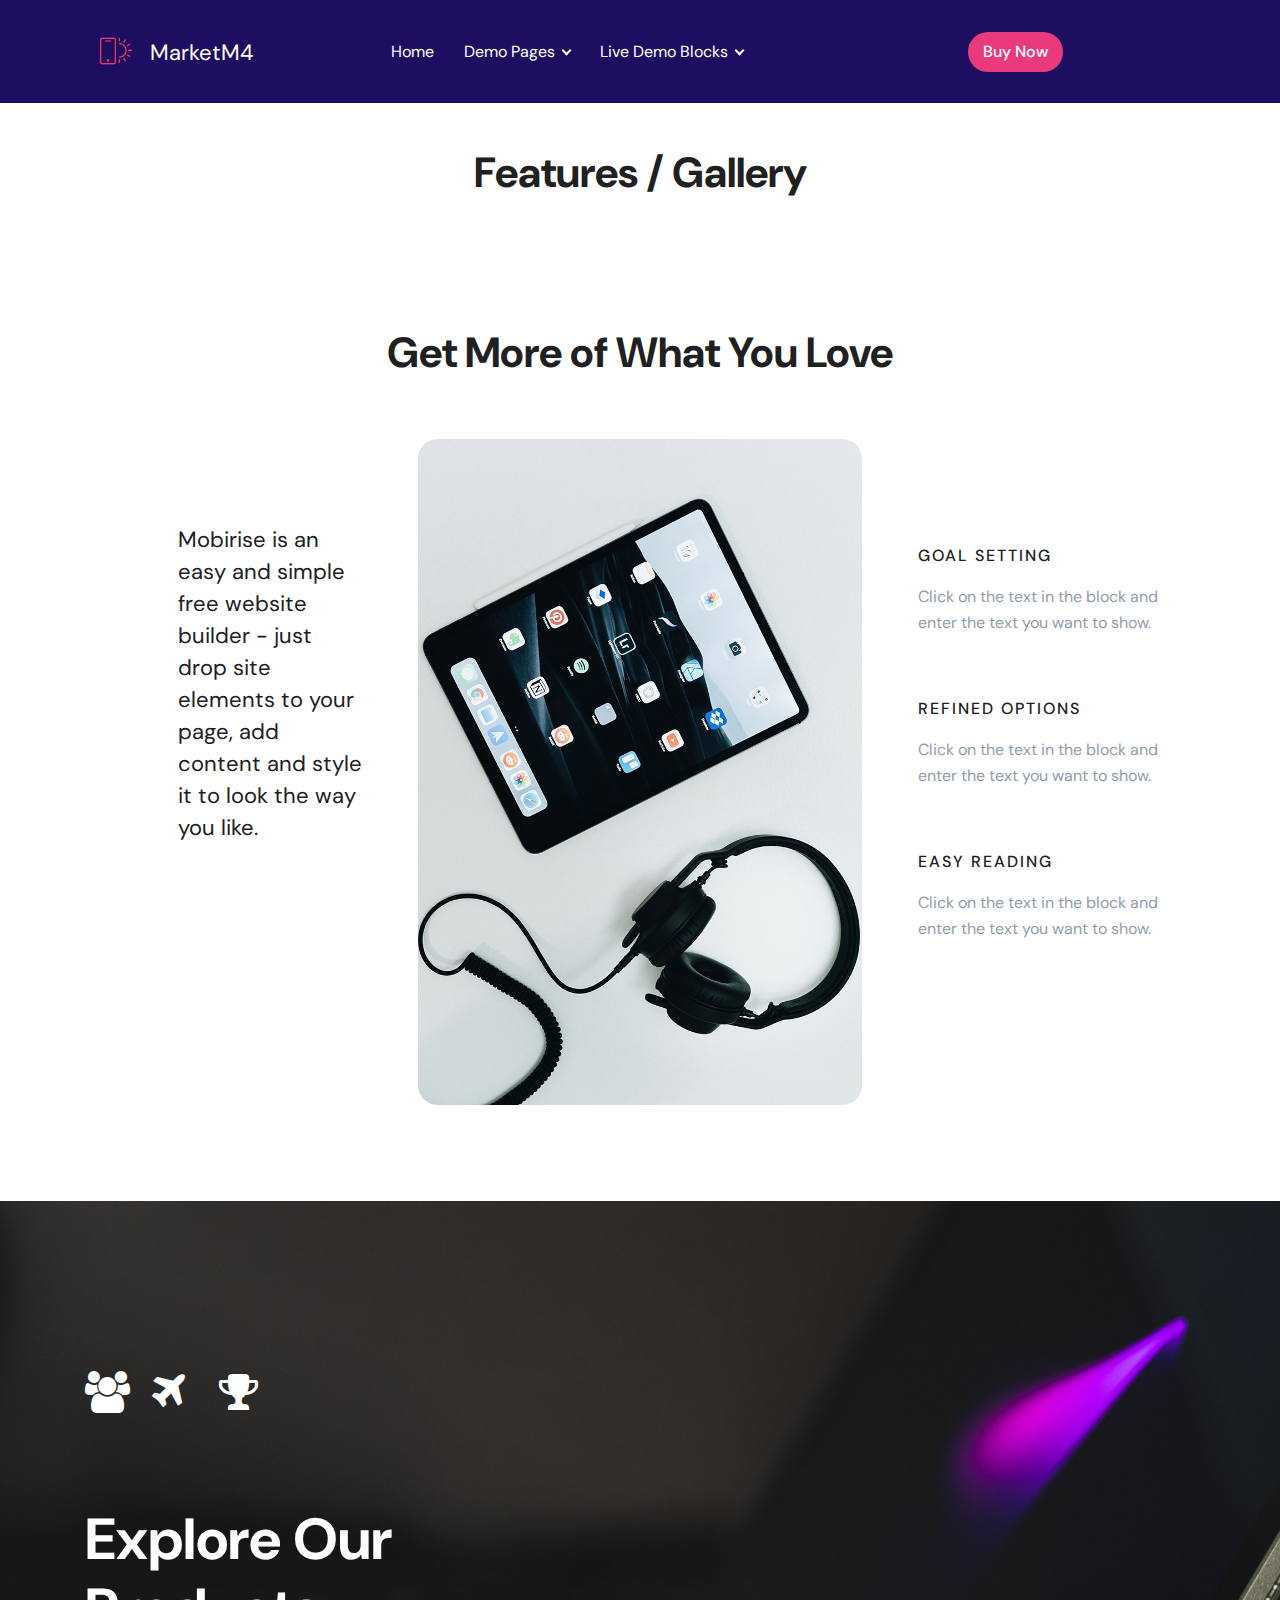
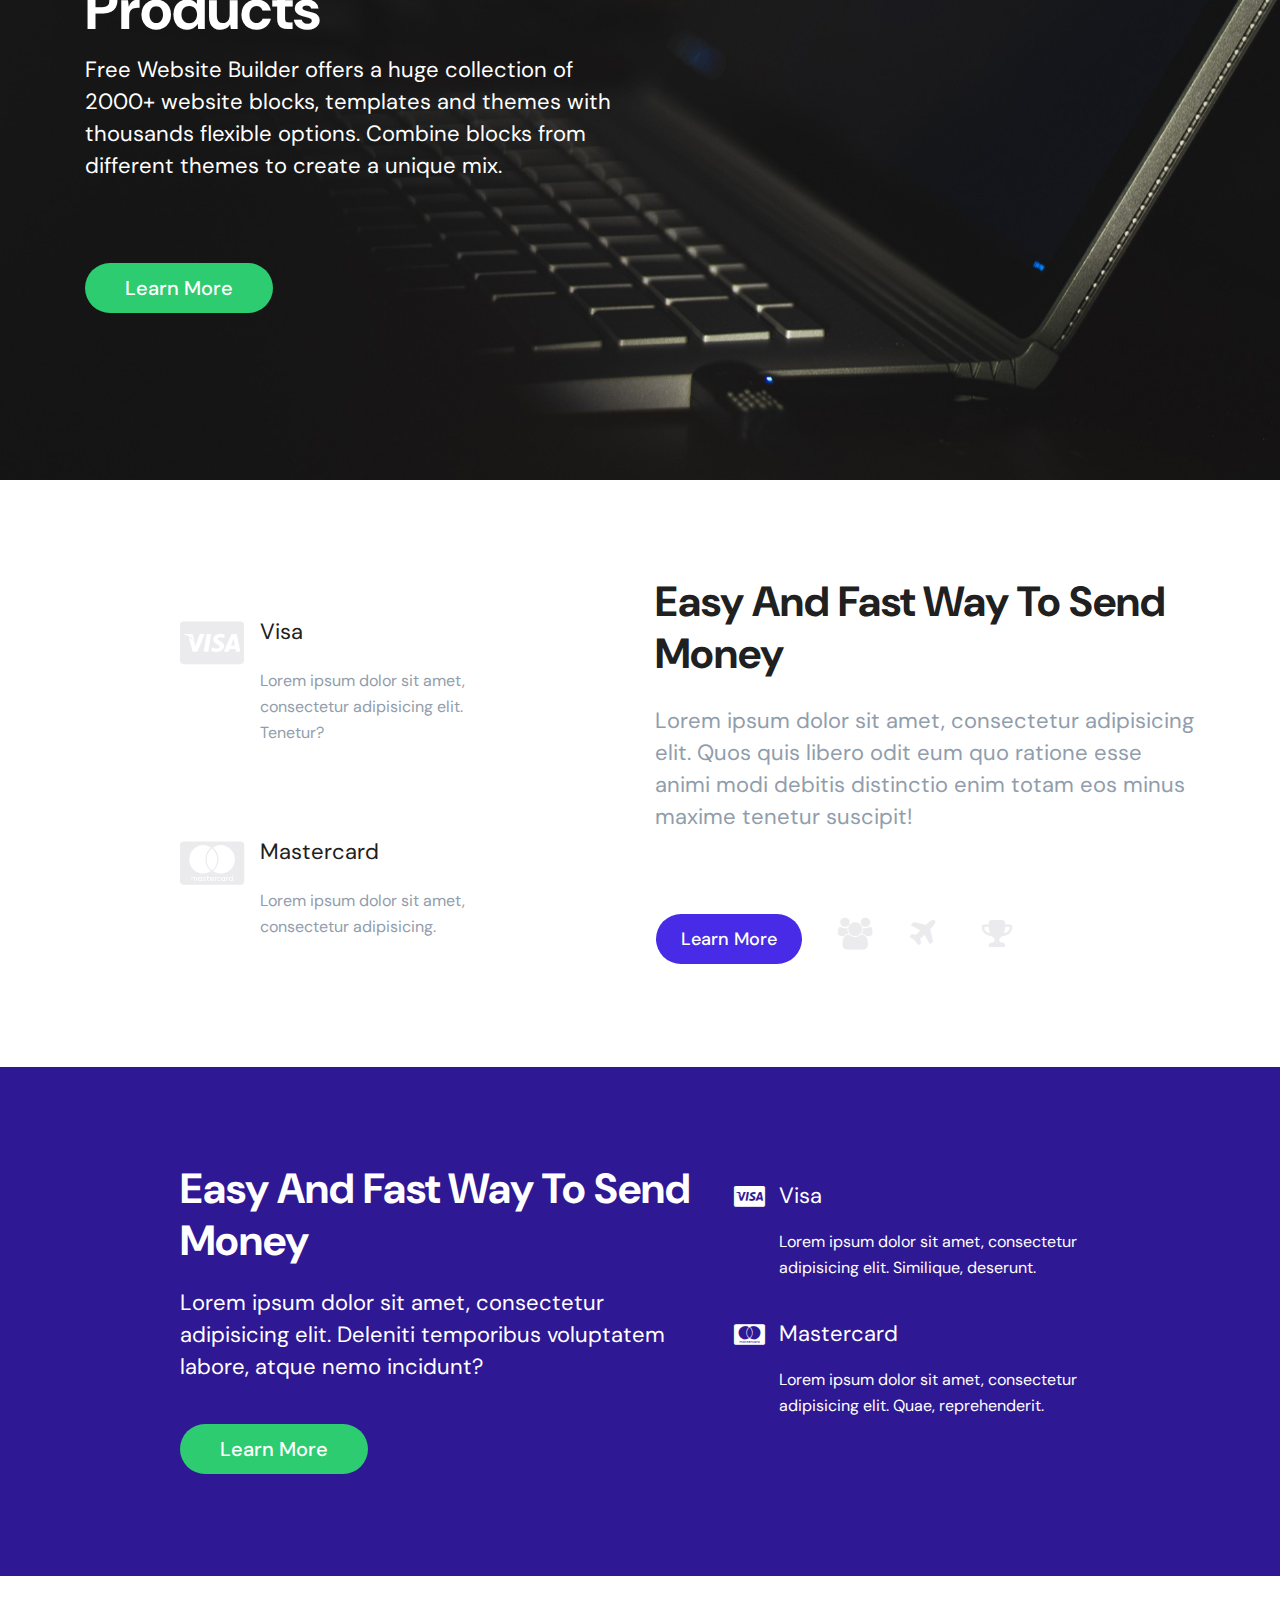
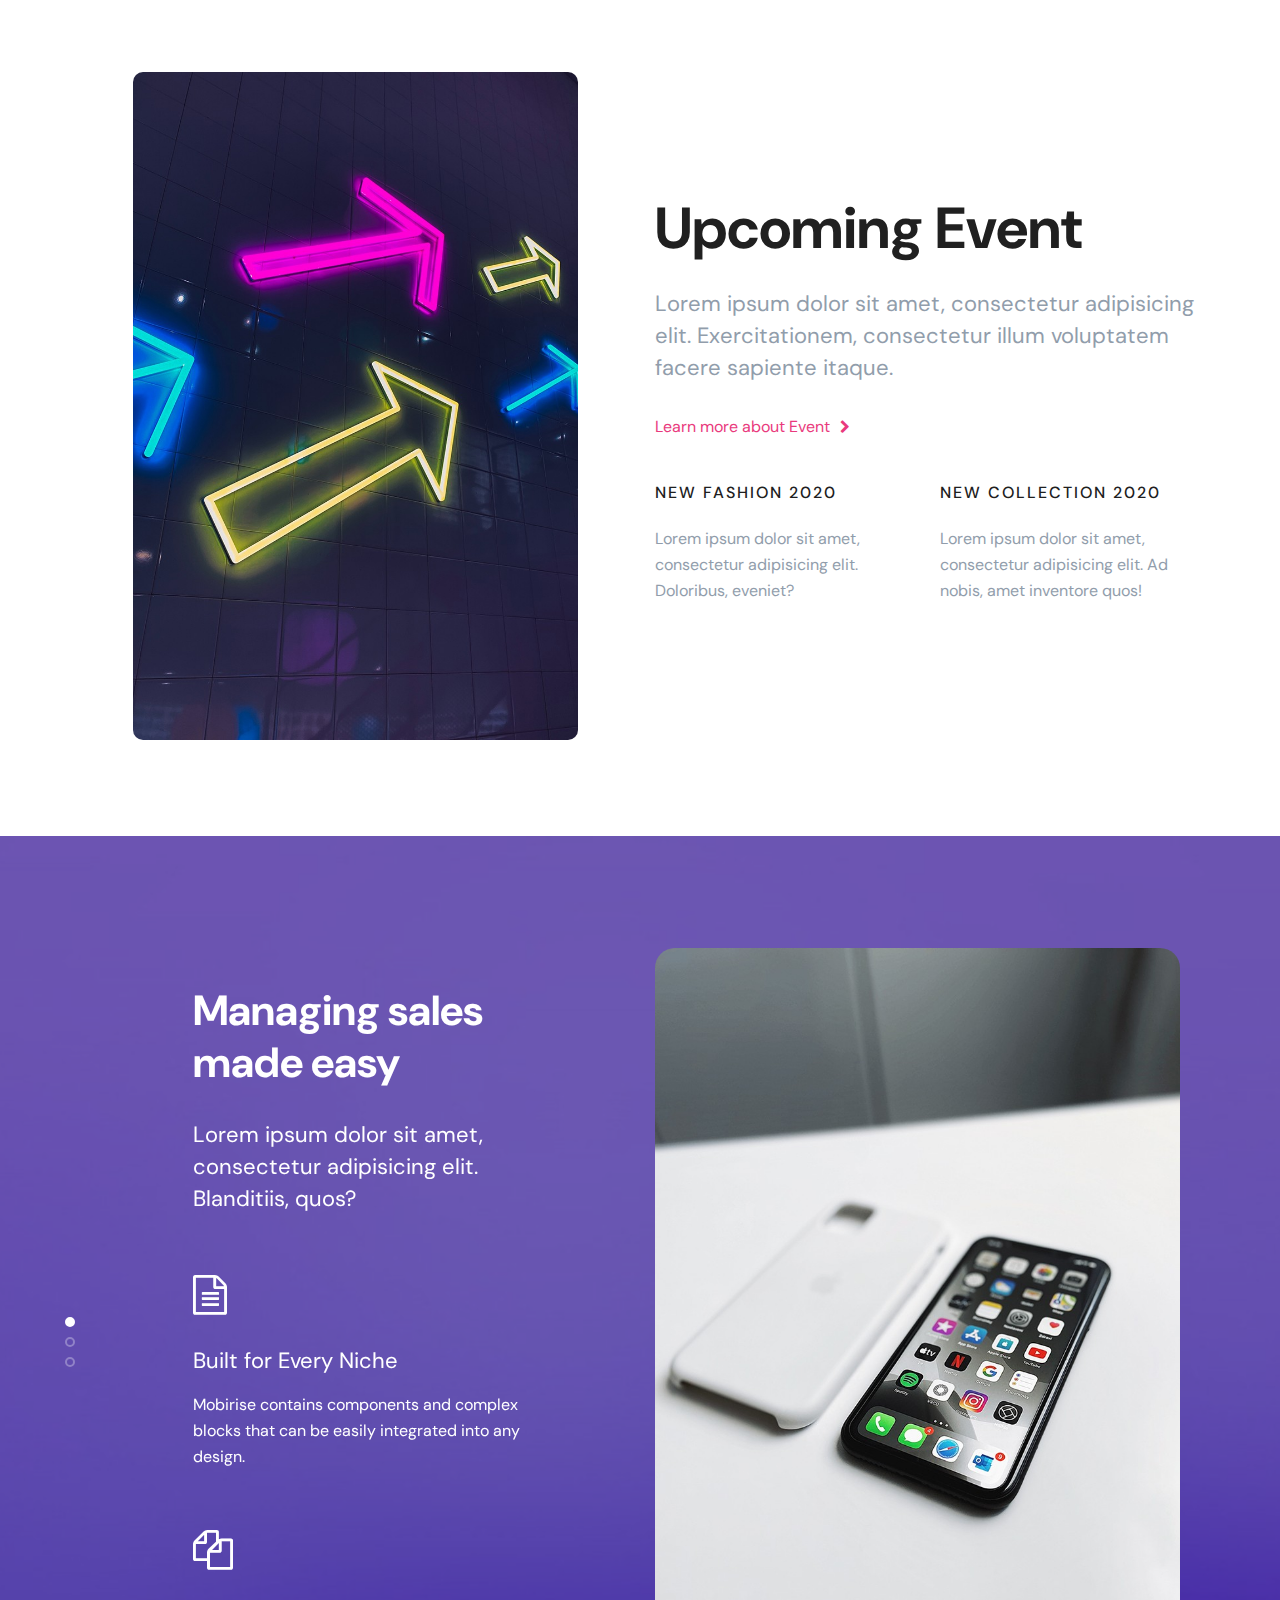
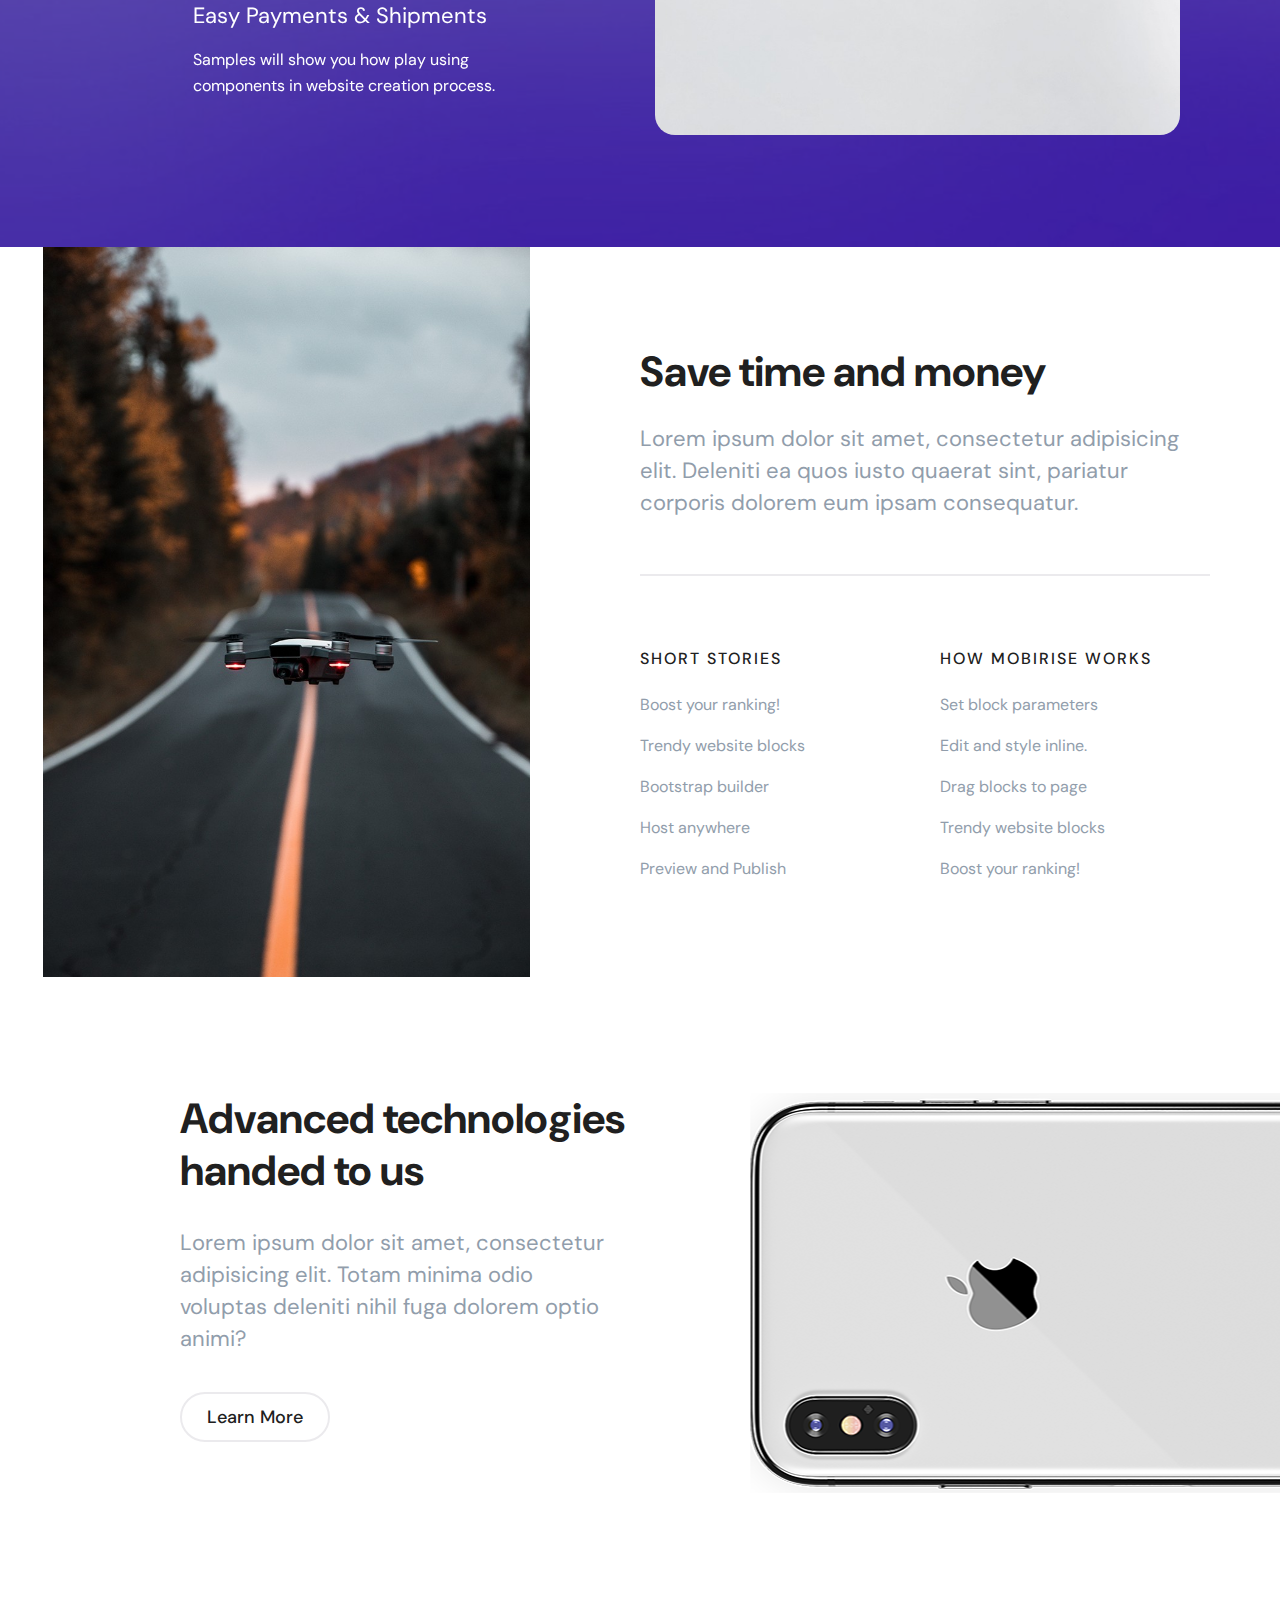
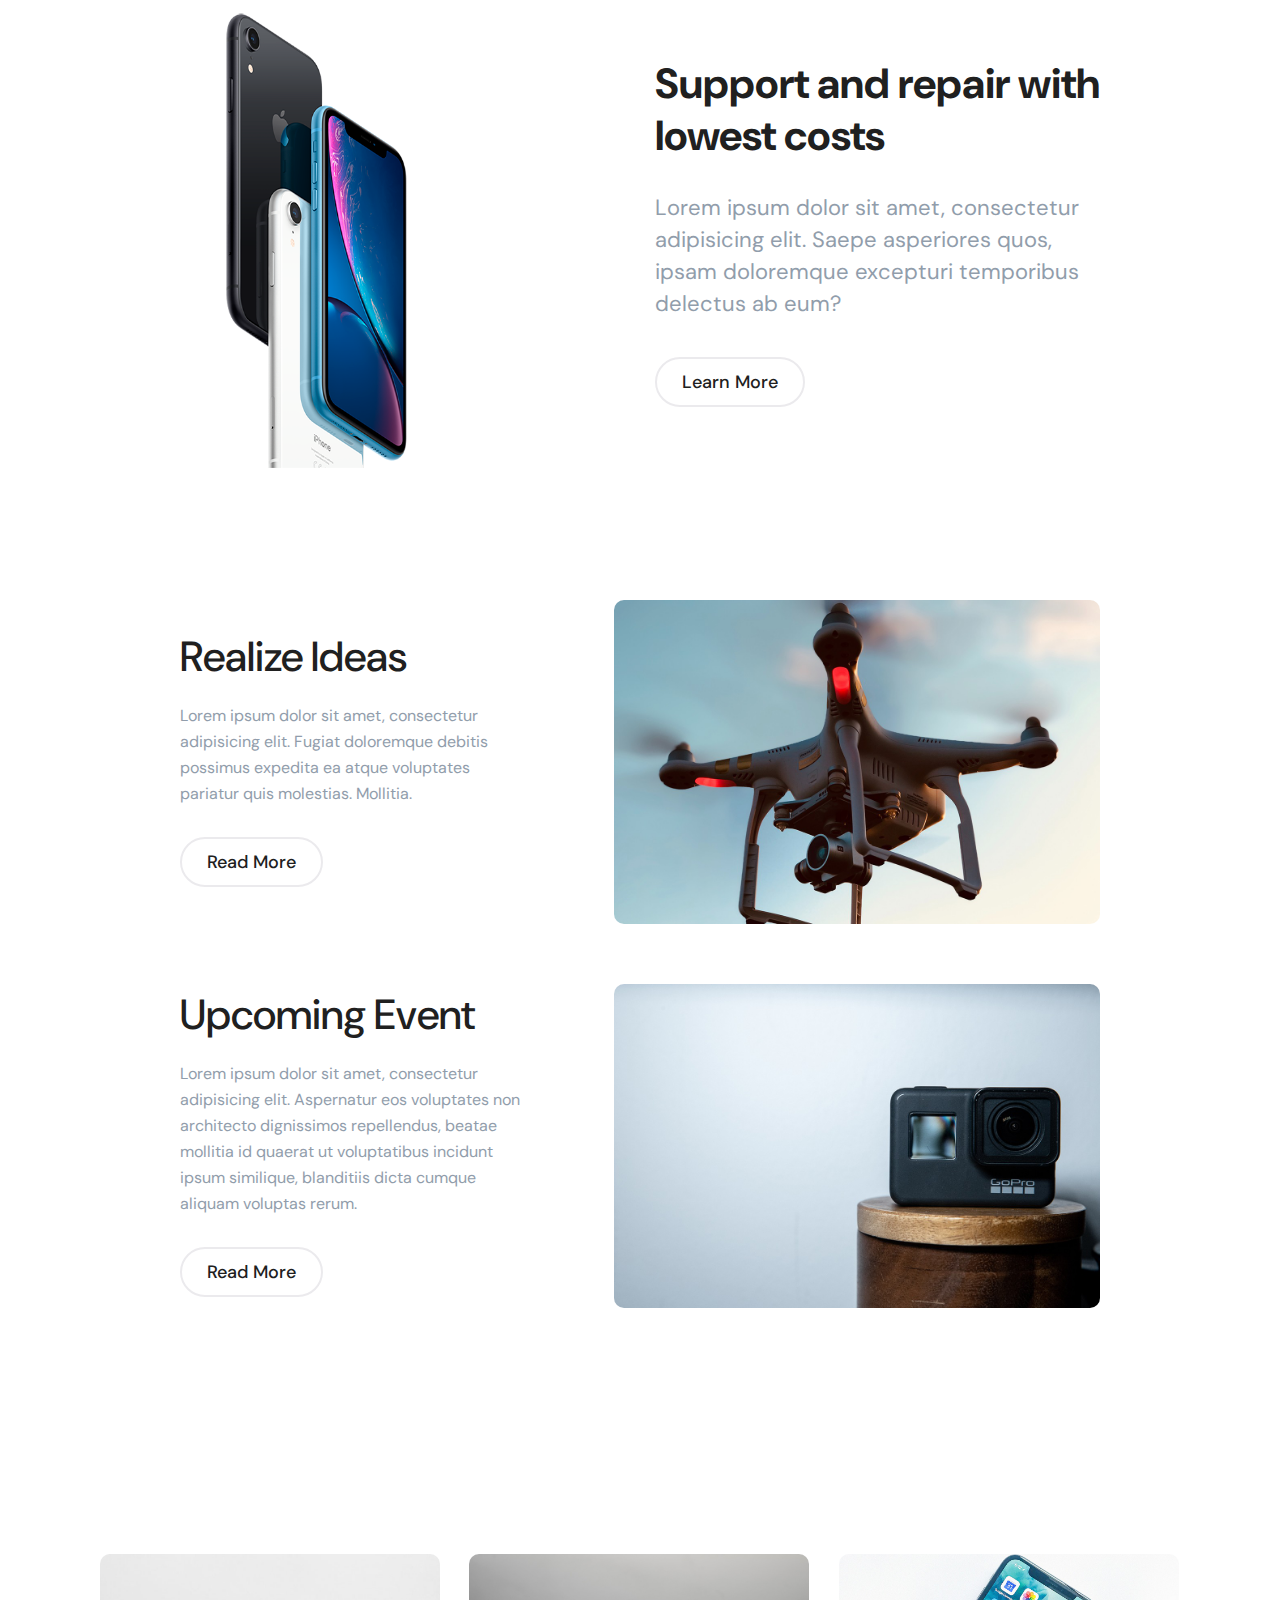
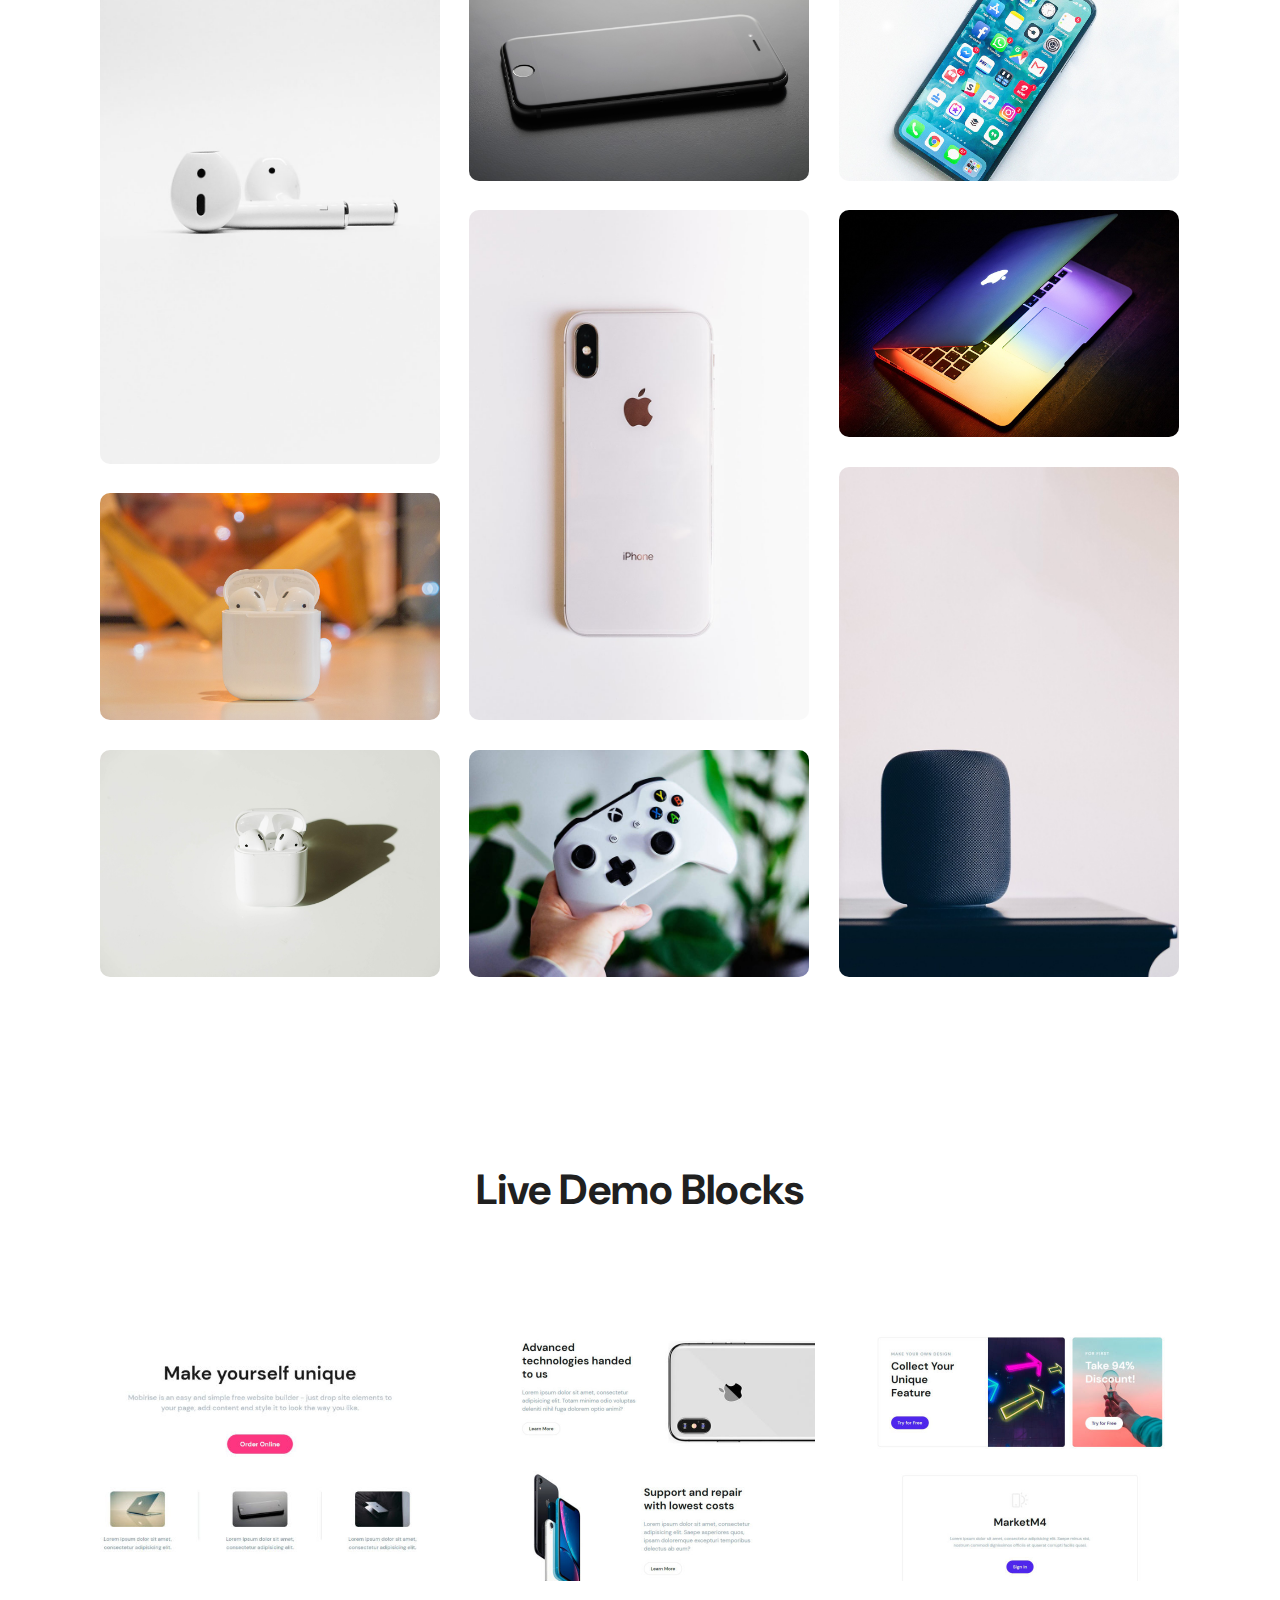
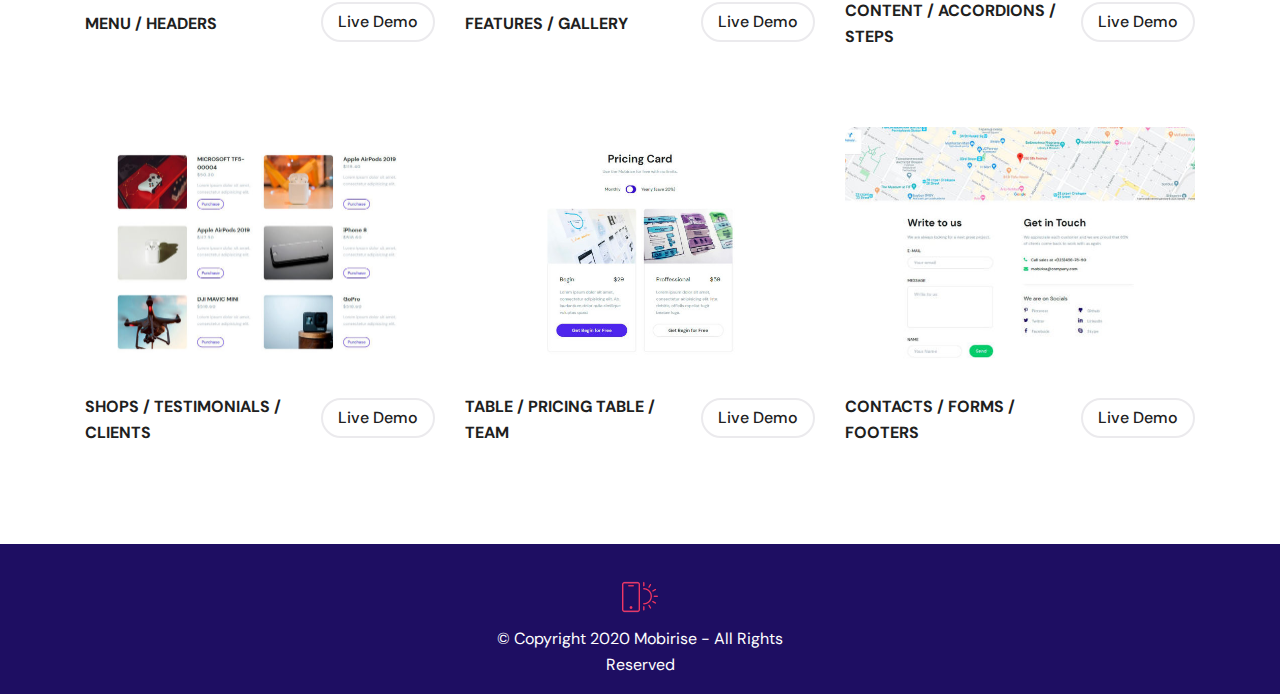
<file: features.html>
<!DOCTYPE html>
<html  >
<head>
  <!-- Site made with Mobirise Website Builder v4.11.7, https://mobirise.com -->
  <meta charset="UTF-8">
  <meta http-equiv="X-UA-Compatible" content="IE=edge">
  <meta name="generator" content="Mobirise v4.11.7, mobirise.com">
  <meta name="viewport" content="width=device-width, initial-scale=1, minimum-scale=1">
  <link rel="shortcut icon" href="assets/images/logo2-128x128.png" type="image/x-icon">
  <meta name="description" content="New MarketM4 Theme HTML Template - Download Now!">
  
  <title>Features</title>
  <link rel="stylesheet" href="assets/web/assets/mobirise-icons/mobirise-icons.css">
  <link rel="stylesheet" href="assets/font-awesome/css/font-awesome.css">
  <link rel="stylesheet" href="assets/tether/tether.min.css">
  <link rel="stylesheet" href="assets/bootstrap/css/bootstrap.min.css">
  <link rel="stylesheet" href="assets/bootstrap/css/bootstrap-grid.min.css">
  <link rel="stylesheet" href="assets/bootstrap/css/bootstrap-reboot.min.css">
  <link rel="stylesheet" href="assets/dropdown/css/style.css">
  <link rel="stylesheet" href="assets/socicon/css/styles.css">
  <link rel="stylesheet" href="assets/theme/css/style.css">
  <link rel="stylesheet" href="assets/gallery/style.css">
  <link rel="stylesheet" href="assets/recaptcha.css">
  <link rel="preload" as="style" href="assets/mobirise/css/mbr-additional.css"><link rel="stylesheet" href="assets/mobirise/css/mbr-additional.css" type="text/css">
  
  
  
</head>
<body>
  <section class="menu1 cid-rNJ7cAqhvF" once="menu" id="menu1-11" data-sortbtn="btn-primary">

    
    

    <nav class="navbar navbar-dropdown navbar-fixed-top navbar-expand-lg">
                      <div class="container">
        <div class="navbar-brand">
            <div class="col-lg-auto">
            <span class="navbar-logo">
                <a href="index.html">
                    <img src="assets/images/logo2-128x128.png" alt="Mobirise" title="" style="height: 2rem;">
                </a>
            </span>
            <span class="navbar-caption-wrap"><a class="navbar-caption text-white display-7" href="index.html">
                    MarketM4</a></span>
        </div>
    </div>
        <button class="navbar-toggler" type="button" data-toggle="collapse" data-target="#navbarSupportedContent" aria-controls="navbarNavAltMarkup" aria-expanded="false" aria-label="Toggle navigation">
            <div class="hamburger">
                <span></span>
                <span></span>
                <span></span>
                <span></span>
            </div>
        </button>
      <div class="collapse navbar-collapse col-lg-auto" id="navbarSupportedContent">
            <ul class="navbar-nav nav-dropdown" data-app-modern-menu="true"><li class="nav-item">
                    <a class="nav-link link text-white display-4" href="index.html">
                        Home</a>
                </li>
                <li class="nav-item dropdown">
                    <a class="nav-link link text-white dropdown-toggle display-4" href="https://mobirise.com" data-toggle="dropdown-submenu" aria-expanded="false">Demo Pages</a><div class="dropdown-menu"><a class="text-white dropdown-item display-4" href="pharmacy/index.html">Pharmacy</a><a class="text-white dropdown-item display-4" href="store_craft/index.html" aria-expanded="false">Store Craft</a><a class="text-white dropdown-item display-4" href="sweet_bakery/index.html" aria-expanded="false">Sweet Bakery</a></div>
                </li>
                <li class="nav-item dropdown">
                    <a class="nav-link link text-white dropdown-toggle display-4" href="https://mobirise.com" data-toggle="dropdown-submenu" aria-expanded="false">
                         Live Demo Blocks</a><div class="dropdown-menu"><a class="text-white dropdown-item display-4" href="headers.html">Menu / Headers</a><a class="text-white dropdown-item display-4" href="features.html" aria-expanded="false">Features / Gallery</a><a class="text-white dropdown-item display-4" href="content.html" aria-expanded="false">Content / Accordions / Steps</a><a class="text-white dropdown-item display-4" href="shops.html" aria-expanded="false">Shops / Testimonials / Clients</a><a class="text-white dropdown-item display-4" href="table.html" aria-expanded="false">Table  / Pricing Table / Team</a><a class="text-white dropdown-item display-4" href="contacts.html" aria-expanded="false">Contacts / Forms / Footers</a></div>
                </li></ul>
            
           <div class="navbar-buttons mbr-section-btn col-lg-auto"><a class="btn btn-sm btn-danger display-4" href="https://mobirise.com">
                    Buy Now</a></div>
      </div>
    </div></nav>
</section>

<section class="content9 cid-rOi8nOm3vk" id="content9-3s" data-sortbtn="btn-primary">

    

    

    <div class="container">
        <div class="row justify-content-center text-center">
            <div class="col-xl-9 col-lg-10">
                
               <h2 class="mbr-section-title mbr-bold mbr-fonts-style display-5">Features / Gallery</h2>
            </div>
                <div class="col-xl-9 col-lg-10">
               
                    
                </div>
               </div>
            </div>
</section>

<section class="features1 cid-rOo4JRn4wE" id="features1-45" data-sortbtn="btn-primary">

    

    

    <div class="container">
        <div class="text-center">
            <h2 class="mbr-section-title mbr-bold mbr-fonts-style display-5">Get More of 
What You Love</h2>
        </div>
        <div class="row no-gutters justify-content-center align-items-center">
            <div class="col-xl-1"></div>
            <div class="col-xl-2 col-lg-3 col-md-8 text-center text-lg-left align-self-start block__left">
                <p class="text__left mbr-fonts-style display-7">Mobirise is an easy and simple free website builder - just drop site elements to your page, add content and style it to look the way you like.</p>
            </div>
            <div class="col-lg-6 text-center image">
                <img src="assets/images/big-height4.jpg" alt="Mobirise" title="">
            </div>
            <div class="col-lg-3 col-md-6 text-center text-lg-left block__right">
                
               <div class="item__right">
                    <p class="title__right ls2fw500 mbr-fonts-style display-4">GOAL SETTING</p>
                   <p class="mbr-text mbr-fonts-style display-4">Click on the text in the block and enter the text you want to show.</p>
                </div><div class="item__right">
                    <p class="title__right ls2fw500 mbr-fonts-style display-4">REFINED OPTIONS</p>
                   <p class="mbr-text mbr-fonts-style display-4">Click on the text in the block and enter the text you want to show.</p>
                </div><div class="item__right">
                    <p class="title__right ls2fw500 mbr-fonts-style display-4">EASY READING</p>
                   <p class="mbr-text mbr-fonts-style display-4">Click on the text in the block and enter the text you want to show.</p>
                </div></div>
            </div>
        </div>
</section>

<section class="features2 cid-rNJ93Emd2K" id="features2-13" data-sortbtn="btn-primary">

    

    

    <div class="container">
        <div class="row justify-content-start">
            <div class="col-xl-6 col-md-7 col-sm-9 text-white">
           <div class="icons">
                  
                  
                  
              <span class="mbr-iconfont fa-group fa"></span><span class="mbr-iconfont fa-plane fa"></span><span class="mbr-iconfont fa-trophy fa"></span></div>
               <h2 class="mbr-section-title mbr-bold mbr-fonts-style display-2">Explore Our Products</h2>
               <p class="mbr-text mbr-fonts-style display-7">Free Website Builder offers a huge collection of 2000+ website blocks, templates and themes with thousands flexible options. Combine blocks from different themes to create a unique mix.</p>
                <div class="mbr-section-btn"><a class="btn btn-lg btn-success display-7" href="https://mobirise.co">Learn More</a></div>
           </div>
            </div>
            </div>
</section>

<section class="features3 cid-rNJ94hl9Df" id="features3-14" data-sortbtn="btn-primary">

    

    

    <div class="container">
        <div class="row align-items-lg-center justify-content-between flex-row-reverse">
            <div class="col-lg-6 col-md-7 text-left">
               <h2 class="mbr-section-title mbr-bold mbr-fonts-style display-5">Easy And Fast Way To Send Money</h2>
               <p class="mbr-text mbr-fonts-style display-7">Lorem ipsum dolor sit amet, consectetur adipisicing elit. Quos quis libero odit eum quo ratione esse animi modi debitis distinctio enim totam eos minus maxime tenetur suscipit!</p>
                <div class="mb-md-0 buttons">
                    <div class="mbr-section-btn col-auto mb-sm-0"><a class="btn btn-md btn-info display-4" href="https://mobirise.co">Learn More</a></div>
                    <div class="icons col-">
                      
                      
                      
                  <span class="mbr-iconfont fa-group fa"></span><span class="mbr-iconfont fa-plane fa"></span><span class="mbr-iconfont fa-trophy fa"></span></div>
                </div>
           </div>
            <div class="col-lg-1 d-none d-lg-block"></div>
            <div class="col-xl-4 col-lg-5 col-md-4">
                <div class="row">
                    
                    
                <div class="col-md-12 col-sm-6 d-lg-flex align-items-start card__block">
                        <div class="flex-shrink-0 icon__card">
                            <span class="mbr-iconfont fa-cc-visa fa"></span>
                        </div>
                        <div>
                            <p class="card__title mbr-fonts-style display-7">Visa</p>
                            <p class="card__text mbr-fonts-style display-4">Lorem ipsum dolor sit amet, consectetur adipisicing elit. Tenetur?</p>
                        </div>
                    </div><div class="col-md-12 col-sm-6 d-lg-flex align-items-start card__block">
                        <div class="flex-shrink-0 icon__card">
                            <span class="mbr-iconfont fa-cc-mastercard fa"></span>
                        </div>
                        <div>
                            <p class="card__title mbr-fonts-style display-7">Mastercard</p>
                            <p class="card__text mbr-fonts-style display-4">Lorem ipsum dolor sit amet, consectetur adipisicing. </p>
                        </div>
                    </div></div>
            </div>
            <div class="col-lg-1 d-none d-xl-block"></div>
        </div>
    </div>
</section>

<section class="features6 cid-rNJ95LRZAI" id="features6-16" data-sortbtn="btn-primary">

    

    

    <div class="container">
        <div class="row justify-content-center">
           <div class="col-xl-10">
            <div class="row justify-content-between text-white">
               <div class="col-xl-7 col-md-6 mb-md-0 block__content">
               <h2 class="mbr-section-title mbr-bold mbr-fonts-style display-5">Easy And Fast Way To Send Money</h2>
               <p class="mbr-text mbr-fonts-style display-7">Lorem ipsum dolor sit amet, consectetur adipisicing elit. Deleniti temporibus voluptatem labore, atque nemo incidunt?</p>
                   <div class="mbr-section-btn"><a class="btn btn-lg btn-success display-7" href="https://mobirise.co">Learn More</a></div>
                </div>
                <div class="col-md-5 col-sm-10 card__wrapper">
                    <div class="card__block">
                        <div class="align-items-center marg">
                            <span class="mbr-iconfont fa-cc-visa fa"></span>
                            <p class="card__title mbr-fonts-style display-7">Visa</p>
                        </div>
                        <p class="card__text mbr-fonts-style display-4">Lorem ipsum dolor sit amet, consectetur adipisicing elit. Similique, deserunt.</p>
                    </div>
                    <div class="card__block">
                        <div class="align-items-center marg">
                            <span class="mbr-iconfont fa-cc-mastercard fa"></span>
                            <p class="card__title mbr-fonts-style display-7">Mastercard</p>
                        </div>
                        <p class="card__text mbr-fonts-style display-4">Lorem ipsum dolor sit amet, consectetur adipisicing elit. Quae, reprehenderit.</p>
                    </div>
                </div>
            </div>
            </div>
            </div>
            </div>
</section>

<section class="features4 cid-rNJ94vwfkj" id="features4-15" data-sortbtn="btn-primary">

    

    

    <div class="container">
        <div class="row justify-content-lg-between justify-content-center align-items-center">
            <div class="col-lg-5 col-md-5 col-sm-7 col-10 image">
                <img src="assets/images/big-height.jpg" alt="Mobirise" title="">
            </div>
            <div class="col-lg-6 col-md-10">
               <h2 class="mbr-section-title mbr-bold mbr-fonts-style display-2">Upcoming Event</h2>
               <p class="mbr-text mbr-fonts-style display-7">Lorem ipsum dolor sit amet, consectetur adipisicing elit. Exercitationem, consectetur illum voluptatem facere sapiente itaque.</p>
                <p class="linked mbr-fonts-style display-4"><a href="index.html" class="text-danger">Learn more about Event</a><span class="fa fa-chevron-right mbr-iconfont"></span></p>
                <div class="row justify-content-between">
                    <div class="mb-sm-0 col-sm-6 bottom__block">
                        <p class="card__title ls2fw500 mbr-fonts-style display-4">NEW FASHION 2020</p>
                        <p class="card__text mbr-fonts-style display-4">Lorem ipsum dolor sit amet, consectetur adipisicing elit. Doloribus, eveniet?</p>
                    </div>
                     <div class="mb-sm-0 col-sm-6 bottom__block">
                        <p class="card__title ls2fw500 mbr-fonts-style display-4">NEW COLLECTION 2020</p>
                        <p class="card__text mbr-fonts-style display-4">Lorem ipsum dolor sit amet, consectetur adipisicing elit. Ad nobis, amet inventore quos!</p>
                    </div>
                </div>
            </div>
        </div>
    </div>
</section>

<section class="features5 carousel slide testimonials-slider extSlider cid-rNJ96k6PqK" data-interval="false" id="features5-17" data-sortbtn="btn-primary">

   

    <div class="mbr-overlay" style="opacity: 0.7; background-color: rgb(47, 24, 147);">
    </div>

    <div class="container text-white">

        <div class="carousel slide" role="listbox" data-pause="true" data-keyboard="false" data-ride="carousel" data-interval="6000">
            <div class="carousel-inner">
                
                
                
            <div class="carousel-item">
                    <div class="media-container-row flex-md-row flex-column-reverse text-left align-items-center">
                        <div class="col-lg-1"></div>
                        <div class="col-lg-4 col-md-6 text-element">
                            <div class="title-content">
                                <h2 class="mbr-title mbr-bold mbr-fonts-style display-5">Managing sales made easy</h2>
                                <p class="mbr-text mbr-fonts-style display-7">Lorem ipsum dolor sit amet, consectetur adipisicing elit. Blanditiis, quos?</p>
                            </div>
                            <div class="row">
                                <div class="col-md-12 col-sm-6 card__item">
                                    <div class="icon">
                                         <span class="mbr-iconfont fa-file-text-o fa"></span>
                                    </div>
                                     <p class="card__title mbr-fonts-style display-7">Built for Every Niche</p>
                                    <p class="card__text mbr-fonts-style display-4">Mobirise contains components and complex blocks that can be easily integrated into any design.</p>
                                </div>
                                <div class="col-md-12 col-sm-6 card__item">
                                    <div class="icon">
                                         <span class="mbr-iconfont fa-copy fa"></span>
                                    </div>
                                     <p class="card__title mbr-fonts-style display-7">Easy Payments &amp; Shipments</p>
                                    <p class="card__text mbr-fonts-style display-4">Samples will show you how play using components in website creation process.</p>
                                </div>
                            </div>
                        </div>
                        <div class="col-md-1"></div>
                        <div class="col-lg-6 col-md-5">
                            <div class="img-wrap">
                                <img src="assets/images/big-height3.jpg" alt="" title="">
                            </div>
                        </div>
                    </div>
                </div><div class="carousel-item">
                    <div class="media-container-row flex-md-row flex-column-reverse text-left">
                        <div class="col-lg-1"></div>
                        <div class="col-lg-4 col-md-6 text-element">
                            <div class="title-content">
                                <h2 class="mbr-title mbr-bold mbr-fonts-style display-5">Managing sales made easy</h2>
                                <p class="mbr-text mbr-fonts-style display-7">
                                  A seamless experience that makes it easy to deal with orders and vendors for users of any skill level.
                                </p>
                            </div>
                            <div class="row">
                                <div class="col-md-12 col-sm-6 card__item">
                                    <div class="icon">
                                         <span class="mbr-iconfont fa-file-text-o fa"></span>
                                    </div>
                                     <p class="card__title mbr-fonts-style display-7">Built for Every Niche</p>
                                    <p class="card__text mbr-fonts-style display-4">Mobirise contains components and complex blocks that can be easily integrated into any design.</p>
                                </div>
                                <div class="col-md-12 col-sm-6 card__item">
                                    <div class="icon">
                                         <span class="mbr-iconfont fa-copy fa"></span>
                                    </div>
                                     <p class="card__title mbr-fonts-style display-7">Easy Payments &amp; Shipments</p>
                                    <p class="card__text mbr-fonts-style display-4">Samples will show you how play using components in website creation process.</p>
                                </div>
                            </div>
                        </div>
                        <div class="col-md-1"></div>
                        <div class="col-lg-6 col-md-5">
                            <div class="img-wrap">
                                <img src="assets/images/big-height2.jpg" alt="" title="">
                            </div>
                        </div>
                    </div>
                </div><div class="carousel-item">
                    <div class="media-container-row flex-md-row flex-column-reverse text-left">
                        <div class="col-lg-1"></div>
                        <div class="col-lg-4 col-md-6 text-element">
                            <div class="title-content">
                                <h2 class="mbr-title mbr-bold mbr-fonts-style display-5">Managing sales made easy</h2>
                                <p class="mbr-text mbr-fonts-style display-7">
                                 A seamless experience that makes it easy to deal with orders and vendors for users of any skill level.
                                </p>
                            </div>
                            <div class="row">
                                <div class="col-md-12 col-sm-6 card__item">
                                    <div class="icon">
                                         <span class="mbr-iconfont fa-file-text-o fa"></span>
                                    </div>
                                     <p class="card__title mbr-fonts-style display-7">Built for Every Niche</p>
                                    <p class="card__text mbr-fonts-style display-4">Mobirise contains components and complex blocks that can be easily integrated into any design.</p>
                                </div>
                                <div class="col-md-12 col-sm-6 card__item">
                                    <div class="icon">
                                         <span class="mbr-iconfont fa-copy fa"></span>
                                    </div>
                                     <p class="card__title mbr-fonts-style display-7">Easy Payments &amp; Shipments</p>
                                    <p class="card__text mbr-fonts-style display-4">Samples will show you how play using components in website creation process.</p>
                                </div>
                            </div>
                        </div>
                        <div class="col-md-1"></div>
                        <div class="col-lg-6 col-md-5">
                            <div class="img-wrap">
                                <img src="assets/images/big-height5.jpg" alt="" title="">
                            </div>
                        </div>
                    </div>
                </div></div>

                <div class="carousel-indicators">
                    <li data-slide-to="0" class="active"></li>
                    <li data-slide-to="1"></li>
                    <li data-slide-to="2"></li>
                    
                    
                    
                    
                    
                    
                    
                </div>
            <div class="carousel-controls">
                <a class="carousel-control-prev" role="button" data-slide="prev">
                  <span aria-hidden="true" class="mbri-arrow-prev mbr-iconfont"></span>
                  <span class="sr-only">Previous</span>
                </a>
                <a class="carousel-control-next" role="button" data-slide="next">
                  <span aria-hidden="true" class="mbri-arrow-next mbr-iconfont"></span>
                  <span class="sr-only">Next</span>
                </a>
            </div>
        </div>
    </div>
</section>

<section class="features7 cid-rNJ98jBu1N" id="features7-18" data-sortbtn="btn-primary">

    

    

    <div class="container">
        <div class="row text-center text-sm-left">
            <div class="col-xl-5 col-lg-4 col-md-3 col-sm-1 d-none d-sm-block image">
                <img src="assets/images/big-height6.jpg" alt="" title="">
            </div>
            <div class="col-sm-1"></div>
            <div class="col-xl-6 col-lg-7 col-md-8 col-sm-10 content__block">
                <h2 class="mbr-section-title mbr-bold mbr-fonts-style display-5">Save time and money</h2>
                <p class="mbr-text mbr-fonts-style display-7">Lorem ipsum dolor sit amet, consectetur adipisicing elit. Deleniti ea quos iusto quaerat sint, pariatur corporis dolorem eum ipsam consequatur.</p>
                <div class="divider"></div>
                <div class="row">
                    <div class="mt-sm-0 col-xl-6 col-sm-6 block__column">
                        <p class="column__title ls2fw500 mbr-fonts-style display-4">SHORT STORIES</p>
                        <div>
                            
                        <p class="column__text mbr-fonts-style display-4">Boost your ranking!</p><p class="column__text mbr-fonts-style display-4">Trendy website blocks</p><p class="column__text mbr-fonts-style display-4">Bootstrap builder</p><p class="column__text mbr-fonts-style display-4">Host anywhere</p><p class="column__text mbr-fonts-style display-4">Preview and Publish</p></div>
                    </div>
                    <div class="mt-sm-0 col-xl-6 col-sm-6 block__column">
                        <p class="column__title ls2fw500 mbr-fonts-style display-4">HOW MOBIRISE WORKS</p>
                        <div>
                            
                        <p class="column__text mbr-fonts-style display-4">Set block parameters</p><p class="column__text mbr-fonts-style display-4">Edit and style inline.</p><p class="column__text mbr-fonts-style display-4">Drag blocks to page</p><p class="column__text mbr-fonts-style display-4">Trendy website blocks</p><p class="column__text mbr-fonts-style display-4">Boost your ranking!</p></div>
                    </div>
                </div>
            </div>
                </div>
              
            </div>
</section>

<section class="features8 cid-rNJ98BStjH" id="features8-19" data-sortbtn="btn-primary">

    

    

    <div class="container">
        <div class="art">
        <div class="row align-items-center align-items-lg-start top__wrapper">
            <div class="col-xl-1"></div>
           <div class="col-lg-5 col-md-7">
               <h2 class="mbr-section-title mbr-bold mbr-fonts-style display-5">Advanced technologies handed to us</h2>
               <p class="mbr-text mbr-fonts-style display-7">Lorem ipsum dolor sit amet, consectetur adipisicing elit. Totam minima odio voluptas deleniti nihil fuga dolorem optio animi?</p>
               <div class="mbr-section-btn"><a class="btn btn-md btn-warning-outline display-4" href="https://mobirise.co">Learn More</a></div>
            </div>
            <div class="col-md-1"></div>
            <div class="col-lg-5 col-md-4 image__top">
                <img src="assets/images/transparent-iphone.png" alt="" title="">
            </div>
            </div>
            <div class="row justify-content-center justify-content-md-between align-items-end align-items-lg-center flex-row-reverse bottom__wrapper">
                <div class="col-xl-1"></div>
                <div class="col-lg-5 col-md-6 bottom__block">
                     <h2 class="bottom__title mbr-bold mbr-fonts-style display-5">Support and repair with lowest costs</h2>
                    <p class="bottom__text mbr-fonts-style display-7">Lorem ipsum dolor sit amet, consectetur adipisicing elit. Saepe asperiores quos, ipsam doloremque excepturi temporibus delectus ab eum?</p>
               <div class="mbr-section-btn"><a class="btn btn-md btn-warning-outline display-4" href="https://mobirise.co">Learn More</a></div>
                </div>
                <div class="col-md-1"></div>
                <div class="col-xl-4 col-lg-5 col-md-5 col-sm-6 col-8 image__bottom">
                    <img src="assets/images/transparent-iphonexr.png" alt="" title="">
                </div>
                <div class="col-xl-1"></div>
            </div>
        </div></div>
</section>

<section class="features9 cid-rNJ98UibGJ" id="features9-1a" data-sortbtn="btn-primary">

    

    

    <div class="container">
        <div class="row flex-column justify-content-center">
            <div class="col-sm-12 col-md-12">
                <div class="row justify-content-center align-items-center wrapper reverse">
                    <div class="col-sm-10 col-md-7 col-xl-6 image align-right">
                        <img src="assets/images/shop5.jpg" alt="Mobirise" title="">
                    </div>
                    <div class="mt-md-0 mb-md-0 col-sm-10 col-md-5 col-xl-4 content__block">
                        <h2 class="mbr-section-title mbr-fonts-style display-5">Realize Ideas</h2>
                        <p class="mbr-text mbr-fonts-style display-4">  Lorem ipsum dolor sit amet, consectetur adipisicing elit. Fugiat doloremque debitis possimus expedita ea atque voluptates pariatur quis molestias. Mollitia.</p>
                        <div class="mbr-section-btn"><a class="btn btn-md btn-warning-outline display-4" href="https://mobirise.co">Read More</a></div>
                    </div>
               </div>
                <div class="row justify-content-center align-items-center wrapper reverse">
                    <div class="col-sm-10 col-md-7 col-xl-6 image align-right">
                        <img src="assets/images/shop2.jpg" alt="Mobirise" title="">
                    </div>
                    <div class="mt-md-0 mb-md-0 col-sm-10 col-md-5 col-xl-4 content__block">
                        <h2 class="mbr-section-title mbr-fonts-style display-5">Upcoming Event</h2>
                        <p class="mbr-text mbr-fonts-style display-4">Lorem ipsum dolor sit amet, consectetur adipisicing elit. Aspernatur eos voluptates non architecto dignissimos repellendus, beatae mollitia id quaerat ut voluptatibus incidunt ipsum similique, blanditiis dicta cumque aliquam voluptas rerum.</p>
                        <div class="mbr-section-btn"><a class="btn btn-md btn-warning-outline display-4" href="https://mobirise.co">Read More</a></div>
                    </div>
               </div>
                
                
            </div>
        </div>
    </div>
</section>

<section class="gallery1 mbr-gallery mbr-slider-carousel cid-rNJ9ail57B" id="gallery1-1b" data-sortbtn="btn-primary">

    

    <div class="container">
        <div><!-- Filter --><!-- Gallery --><div class="mbr-gallery-row"><div class="mbr-gallery-layout-default"><div><div><div class="mbr-gallery-item mbr-gallery-item--p4" data-video-url="false" data-tags="Awesome"><div href="#lb-gallery1-1b" data-slide-to="0" data-toggle="modal"><img src="assets/images/gallery00.jpg" alt="" title=""><span class="icon-focus"></span></div></div><div class="mbr-gallery-item mbr-gallery-item--p4" data-video-url="false" data-tags="Responsive"><div href="#lb-gallery1-1b" data-slide-to="1" data-toggle="modal"><img src="assets/images/gallery01.jpg" alt="" title=""><span class="icon-focus"></span></div></div><div class="mbr-gallery-item mbr-gallery-item--p4" data-video-url="false" data-tags="Creative"><div href="#lb-gallery1-1b" data-slide-to="2" data-toggle="modal"><img src="assets/images/gallery02.jpg" alt="" title=""><span class="icon-focus"></span></div></div><div class="mbr-gallery-item mbr-gallery-item--p4" data-video-url="false" data-tags="Animated"><div href="#lb-gallery1-1b" data-slide-to="3" data-toggle="modal"><img src="assets/images/gallery03.jpg" alt="" title=""><span class="icon-focus"></span></div></div><div class="mbr-gallery-item mbr-gallery-item--p4" data-video-url="false" data-tags="Awesome"><div href="#lb-gallery1-1b" data-slide-to="4" data-toggle="modal"><img src="assets/images/gallery04.jpg" alt="" title=""><span class="icon-focus"></span></div></div><div class="mbr-gallery-item mbr-gallery-item--p4" data-video-url="false" data-tags="Awesome"><div href="#lb-gallery1-1b" data-slide-to="5" data-toggle="modal"><img src="assets/images/gallery05.jpg" alt="" title=""><span class="icon-focus"></span></div></div><div class="mbr-gallery-item mbr-gallery-item--p4" data-video-url="false" data-tags="Responsive"><div href="#lb-gallery1-1b" data-slide-to="6" data-toggle="modal"><img src="assets/images/gallery06.jpg" alt="" title=""><span class="icon-focus"></span></div></div><div class="mbr-gallery-item mbr-gallery-item--p4" data-video-url="false" data-tags="Animated"><div href="#lb-gallery1-1b" data-slide-to="7" data-toggle="modal"><img src="assets/images/gallery07.jpg" alt="" title=""><span class="icon-focus"></span></div></div><div class="mbr-gallery-item mbr-gallery-item--p4" data-video-url="false" data-tags="Awesome"><div href="#lb-gallery1-1b" data-slide-to="8" data-toggle="modal"><img src="assets/images/gallery08-1200x800-800x533.jpg" alt="" title=""><span class="icon-focus"></span></div></div></div></div><div class="clearfix"></div></div></div><!-- Lightbox --><div data-app-prevent-settings="" class="mbr-slider modal fade carousel slide" tabindex="-1" data-keyboard="true" data-interval="false" id="lb-gallery1-1b"><div class="modal-dialog"><div class="modal-content"><div class="modal-body"><div class="carousel-inner"><div class="carousel-item active"><img src="assets/images/gallery00.jpg" alt="" title=""></div><div class="carousel-item"><img src="assets/images/gallery01.jpg" alt="" title=""></div><div class="carousel-item"><img src="assets/images/gallery02.jpg" alt="" title=""></div><div class="carousel-item"><img src="assets/images/gallery03.jpg" alt="" title=""></div><div class="carousel-item"><img src="assets/images/gallery04.jpg" alt="" title=""></div><div class="carousel-item"><img src="assets/images/gallery05.jpg" alt="" title=""></div><div class="carousel-item"><img src="assets/images/gallery06.jpg" alt="" title=""></div><div class="carousel-item"><img src="assets/images/gallery07.jpg" alt="" title=""></div><div class="carousel-item"><img src="assets/images/gallery08-1200x800.jpg" alt="" title=""></div></div><a class="carousel-control carousel-control-prev" role="button" data-slide="prev" href="#lb-gallery1-1b"><span class="mbri-left mbr-iconfont" aria-hidden="true"></span><span class="sr-only">Previous</span></a><a class="carousel-control carousel-control-next" role="button" data-slide="next" href="#lb-gallery1-1b"><span class="mbri-right mbr-iconfont" aria-hidden="true"></span><span class="sr-only">Next</span></a><a class="close" href="#" role="button" data-dismiss="modal"><span class="sr-only">Close</span></a></div></div></div></div></div>
    </div>

</section>

<section class="shop4 cid-rOo4PUuA2G" id="shop4-46" data-sortbtn="btn-primary">

    

    

    <div class="container">
        <div class="row justify-content-center text-center">
           <div class="col-xl-7 col-lg-8 col-md-10">
               <h2 class="mbr-section-title mbr-bold mbr-fonts-style display-5">Live Demo Blocks</h2>
               
            </div>
        </div>
        <div class="row justify-content-center text-center text-md-left content__block">
            
            <div class="card__products col-lg-4 col-md-4 col-sm-8">
                <div class="image">
                    <a href="headers.html"><img src="assets/images/live-block-headers-700x398.jpg" alt="" data-target="#mbrCarousel" data-slide-to="0" title=""></a>
                </div>
                <div class="d-flex flex-column-reverse flex-md-row align-items-center justify-content-between card__bottom">
                    <p class="mt-md-0 card__title mbr-fonts-style display-4">MENU / HEADERS</p>
                    <div class="mbr-section-btn"><a class="btn btn-sm btn-warning-outline display-4" href="headers.html">Live Demo</a></div>
                </div>
                
            </div><div class="card__products col-lg-4 col-md-4 col-sm-8">
                <div class="image">
                    <a href="features.html"><img src="assets/images/live-block-features-700x578.jpg" alt="" data-target="#mbrCarousel" data-slide-to="0" title=""></a>
                </div>
                <div class="d-flex flex-column-reverse flex-md-row align-items-center justify-content-between card__bottom">
                    <p class="mt-md-0 card__title mbr-fonts-style display-4">FEATURES / GALLERY</p>
                    <div class="mbr-section-btn"><a class="btn btn-sm btn-warning-outline display-4" href="features.html">Live Demo</a></div>
                </div>
                
            </div><div class="card__products col-lg-4 col-md-4 col-sm-8">
                <div class="image">
                    <a href="content.html"><img src="assets/images/live-block-content-700x588.jpg" alt="" data-target="#mbrCarousel" data-slide-to="0" title=""></a>
                </div>
                <div class="d-flex flex-column-reverse flex-md-row align-items-center justify-content-between card__bottom">
                    <p class="mt-md-0 card__title mbr-fonts-style display-4">CONTENT / ACCORDIONS / STEPS</p>
                    <div class="mbr-section-btn"><a class="btn btn-sm btn-warning-outline display-4" href="content.html">Live Demo</a></div>
                </div>
                
            </div><div class="card__products col-lg-4 col-md-4 col-sm-8">
                <div class="image">
                    <a href="shops.html"><img src="assets/images/live-block-shops-700x501.jpg" alt="" data-target="#mbrCarousel" data-slide-to="0" title=""></a>
                </div>
                <div class="d-flex flex-column-reverse flex-md-row align-items-center justify-content-between card__bottom">
                    <p class="mt-md-0 card__title mbr-fonts-style display-4">SHOPS /&nbsp;TESTIMONIALS / CLIENTS&nbsp;</p>
                    <div class="mbr-section-btn"><a class="btn btn-sm btn-warning-outline display-4" href="shops.html">Live Demo</a></div>
                </div>
                
            </div><div class="card__products col-lg-4 col-md-4 col-sm-8">
                <div class="image">
                    <a href="table.html"><img src="assets/images/live-block-pricing-700x491.jpg" alt="" data-target="#mbrCarousel" data-slide-to="0" title=""></a>
                </div>
                <div class="d-flex flex-column-reverse flex-md-row align-items-center justify-content-between card__bottom">
                    <p class="mt-md-0 card__title mbr-fonts-style display-4">TABLE / PRICING TABLE / TEAM</p>
                    <div class="mbr-section-btn"><a class="btn btn-sm btn-warning-outline display-4" href="table.html">Live Demo</a></div>
                </div>
                
            </div><div class="card__products col-lg-4 col-md-4 col-sm-8">
                <div class="image">
                    <a href="contacts.html"><img src="assets/images/live-block-contacts-700x372.jpg" alt="" data-target="#mbrCarousel" data-slide-to="0" title=""></a>
                </div>
                <div class="d-flex flex-column-reverse flex-md-row align-items-center justify-content-between card__bottom">
                    <p class="mt-md-0 card__title mbr-fonts-style display-4">CONTACTS / FORMS / FOOTERS</p>
                    <div class="mbr-section-btn"><a class="btn btn-sm btn-warning-outline display-4" href="contacts.html">Live Demo</a></div>
                </div>
                
            </div></div>
        </div>
        

</section>

<section class="footer1 cid-rOih7bRqDd" id="footer1-3y" data-sortbtn="btn-primary">
    <!-- always-bottom global -->

    

    

    <div class="container">
        <div class="row justify-content-between align-items-center wrapper">
            <div class="col-lg-4 col-sm-6 text-sm-right text-lg-left order-1 order-lg-0">
                <ul class="foot__menu justify-content-center justify-content-sm-start">
                    
                    
                    
                <li class="menu__items mbr-fonts-style display-4"></li></ul>
            </div>
            <div class="mb-lg-0 col-lg-auto order-0 text-center brand">
               
                 <img class="logo__image" src="assets/images/logo2-72x72.png" alt="Mobirise" title="">
            </div>
            <div class="col-lg-4 col-sm-6 text-center text-sm-left text-lg-right order-2 order-lg-0">
                
            </div>
        </div>
        <div class="row justify-content-center">
            <div class="col-xl-4 col-lg-5 col-md-6 col-sm-8 text-center privacy ">
               <p class="mbr-text mbr-fonts-style display-4">© Copyright 2020 Mobirise - All Rights Reserved</p>
            </div>
        </div>
                
       </div>
</section>


  <script src="assets/web/assets/jquery/jquery.min.js"></script>
  <script src="assets/popper/popper.min.js"></script>
  <script src="assets/tether/tether.min.js"></script>
  <script src="assets/bootstrap/js/bootstrap.min.js"></script>
  <script src="assets/dropdown/js/nav-dropdown.js"></script>
  <script src="assets/dropdown/js/navbar-dropdown.js"></script>
  <script src="assets/touchswipe/jquery.touch-swipe.min.js"></script>
  <script src="assets/bootstrapcarouselswipe/bootstrap-carousel-swipe.js"></script>
  <script src="assets/mbr-testimonials-slider/mbr-testimonials-slider.js"></script>
  <script src="assets/masonry/masonry.pkgd.min.js"></script>
  <script src="assets/imagesloaded/imagesloaded.pkgd.min.js"></script>
  <script src="assets/smoothscroll/smooth-scroll.js"></script>
  <script src="assets/vimeoplayer/jquery.mb.vimeo_player.js"></script>
  <script src="assets/theme/js/script.js"></script>
  <script src="assets/slidervideo/script.js"></script>
  <script src="assets/gallery/player.min.js"></script>
  <script src="assets/gallery/script.js"></script>
  
  
</body>
</html>
</file>
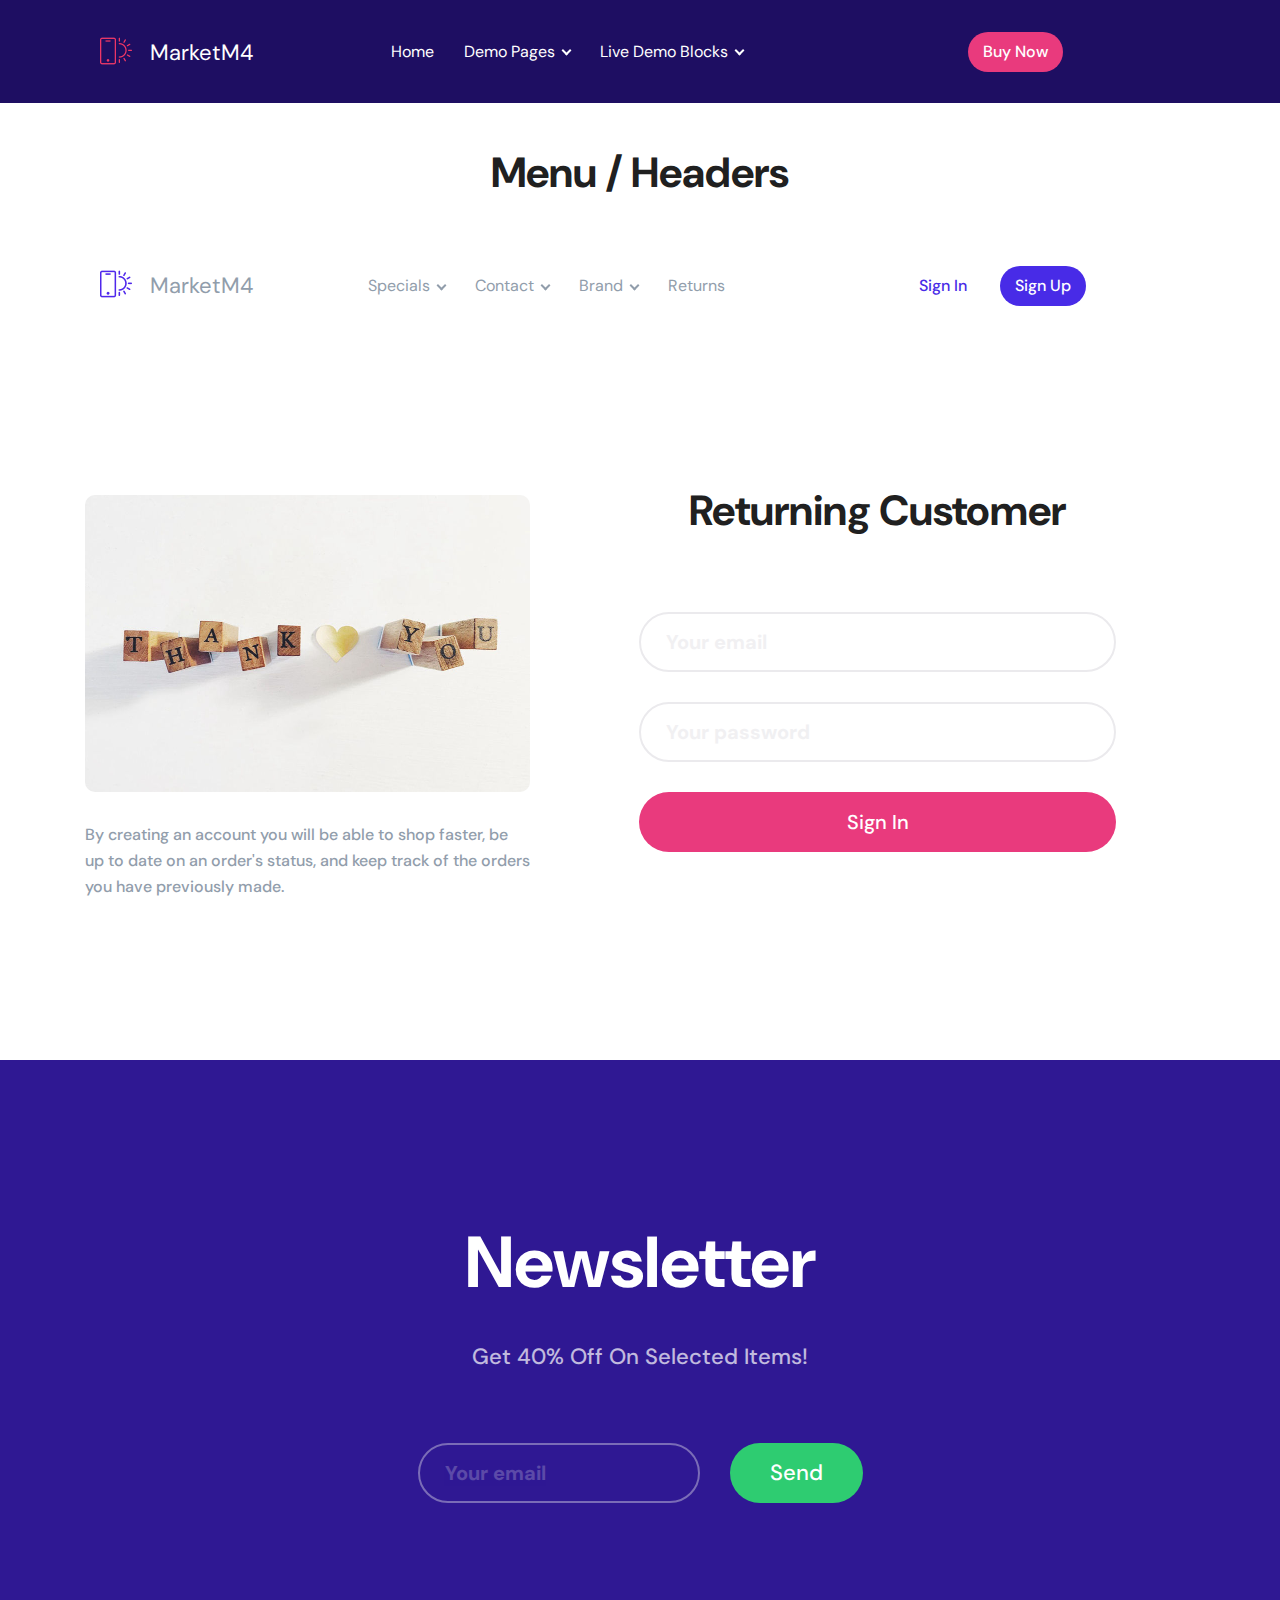
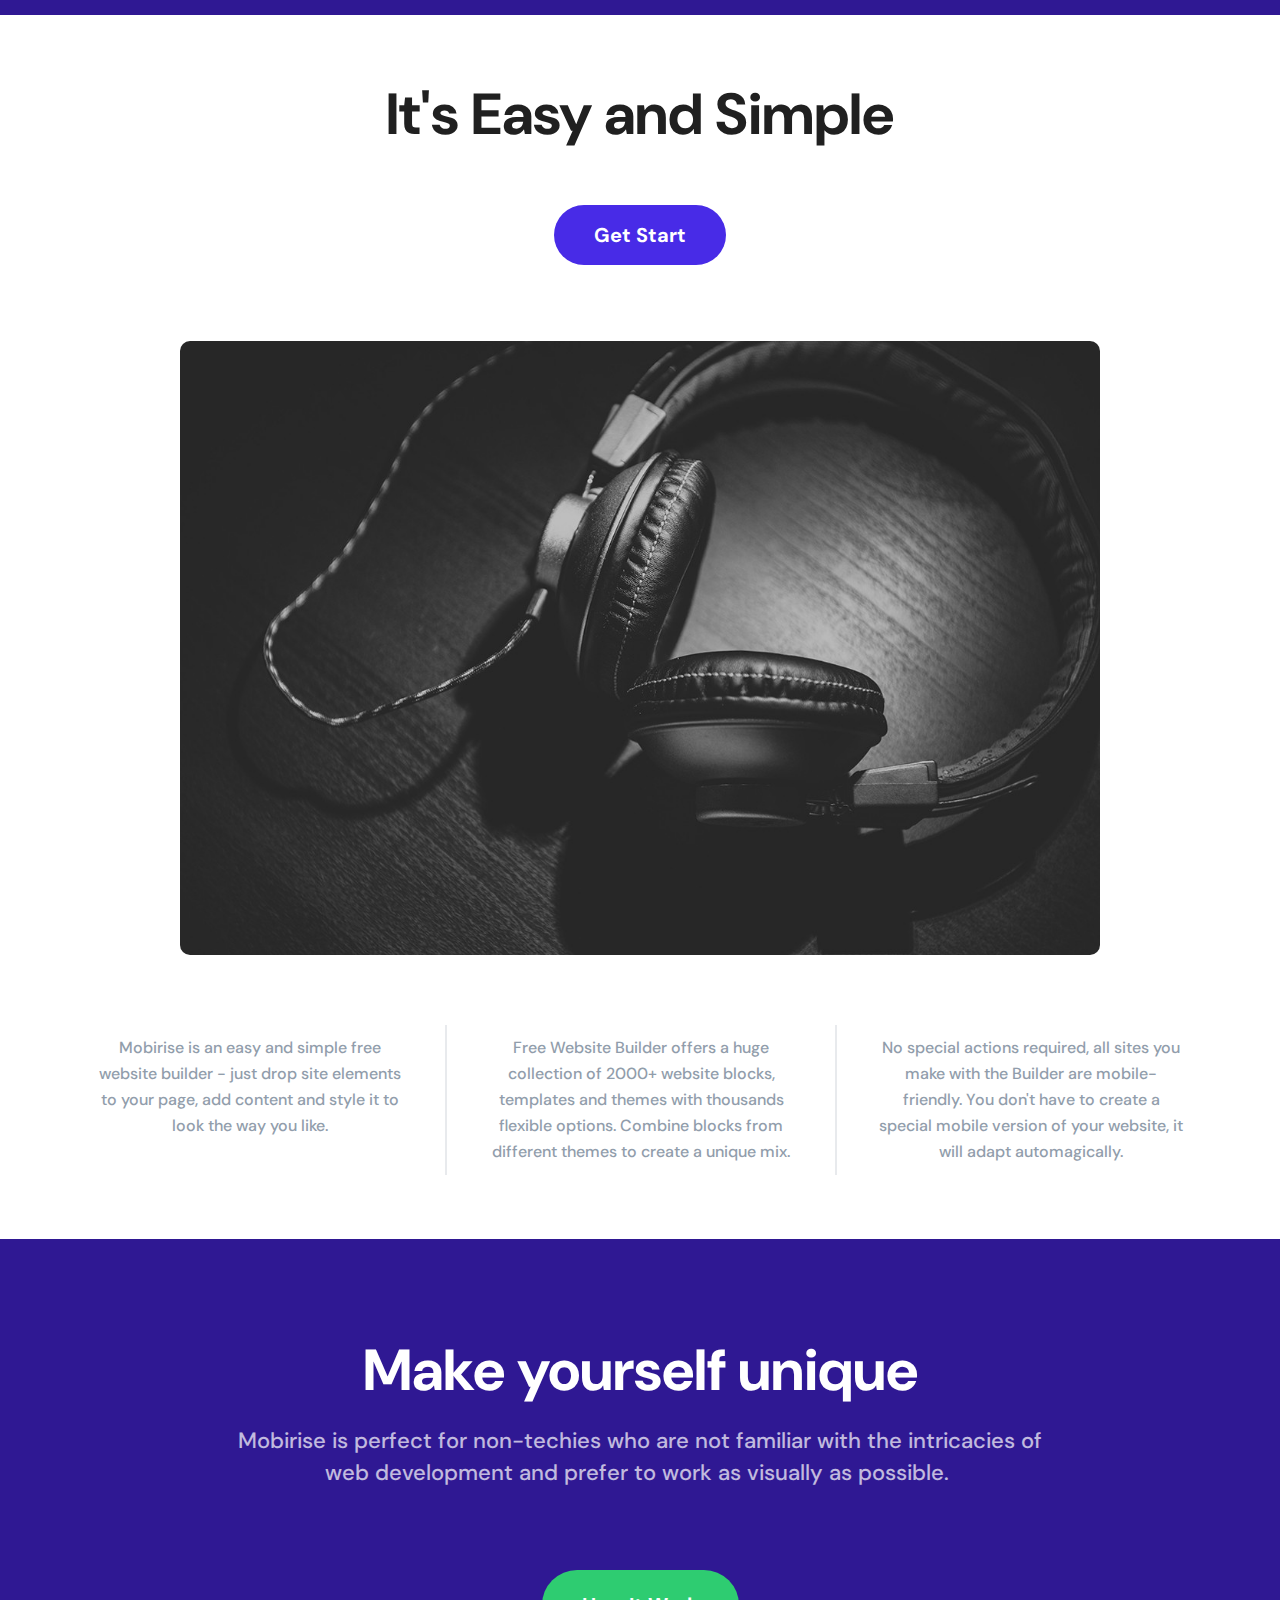
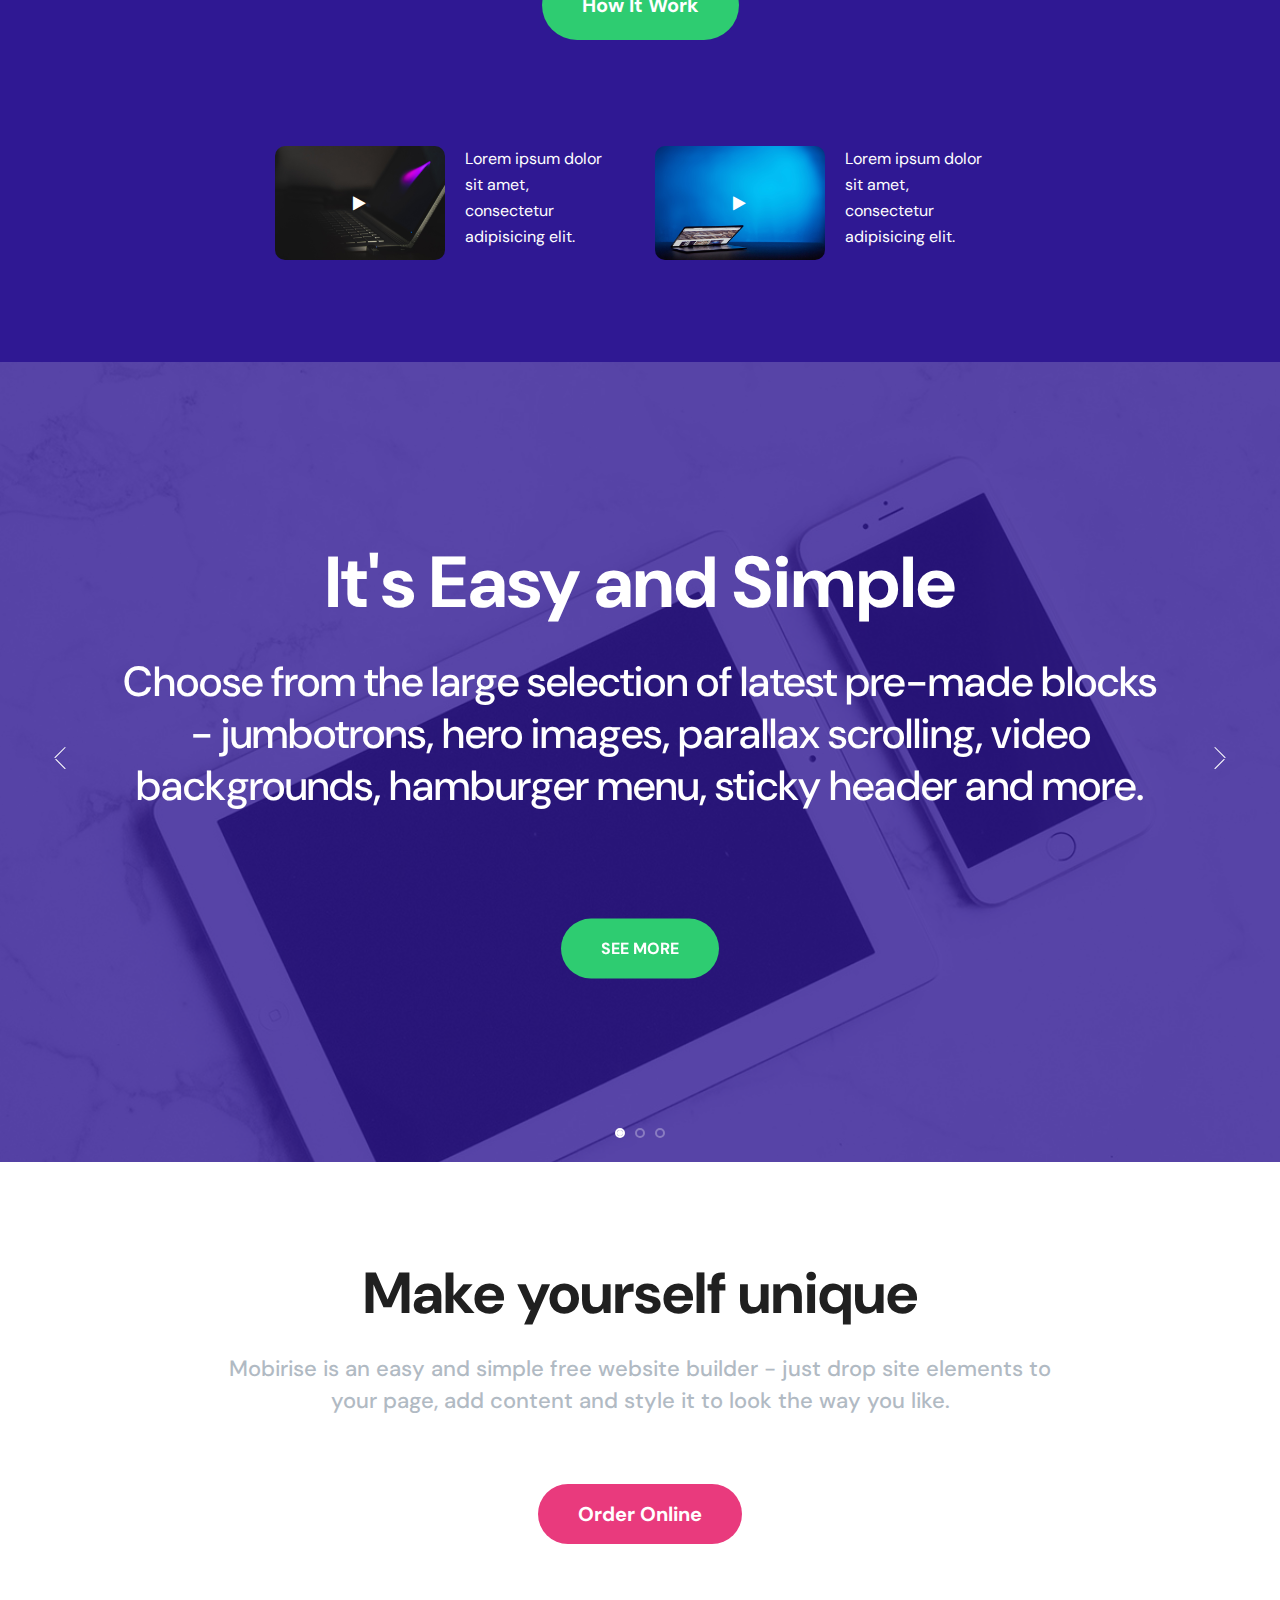
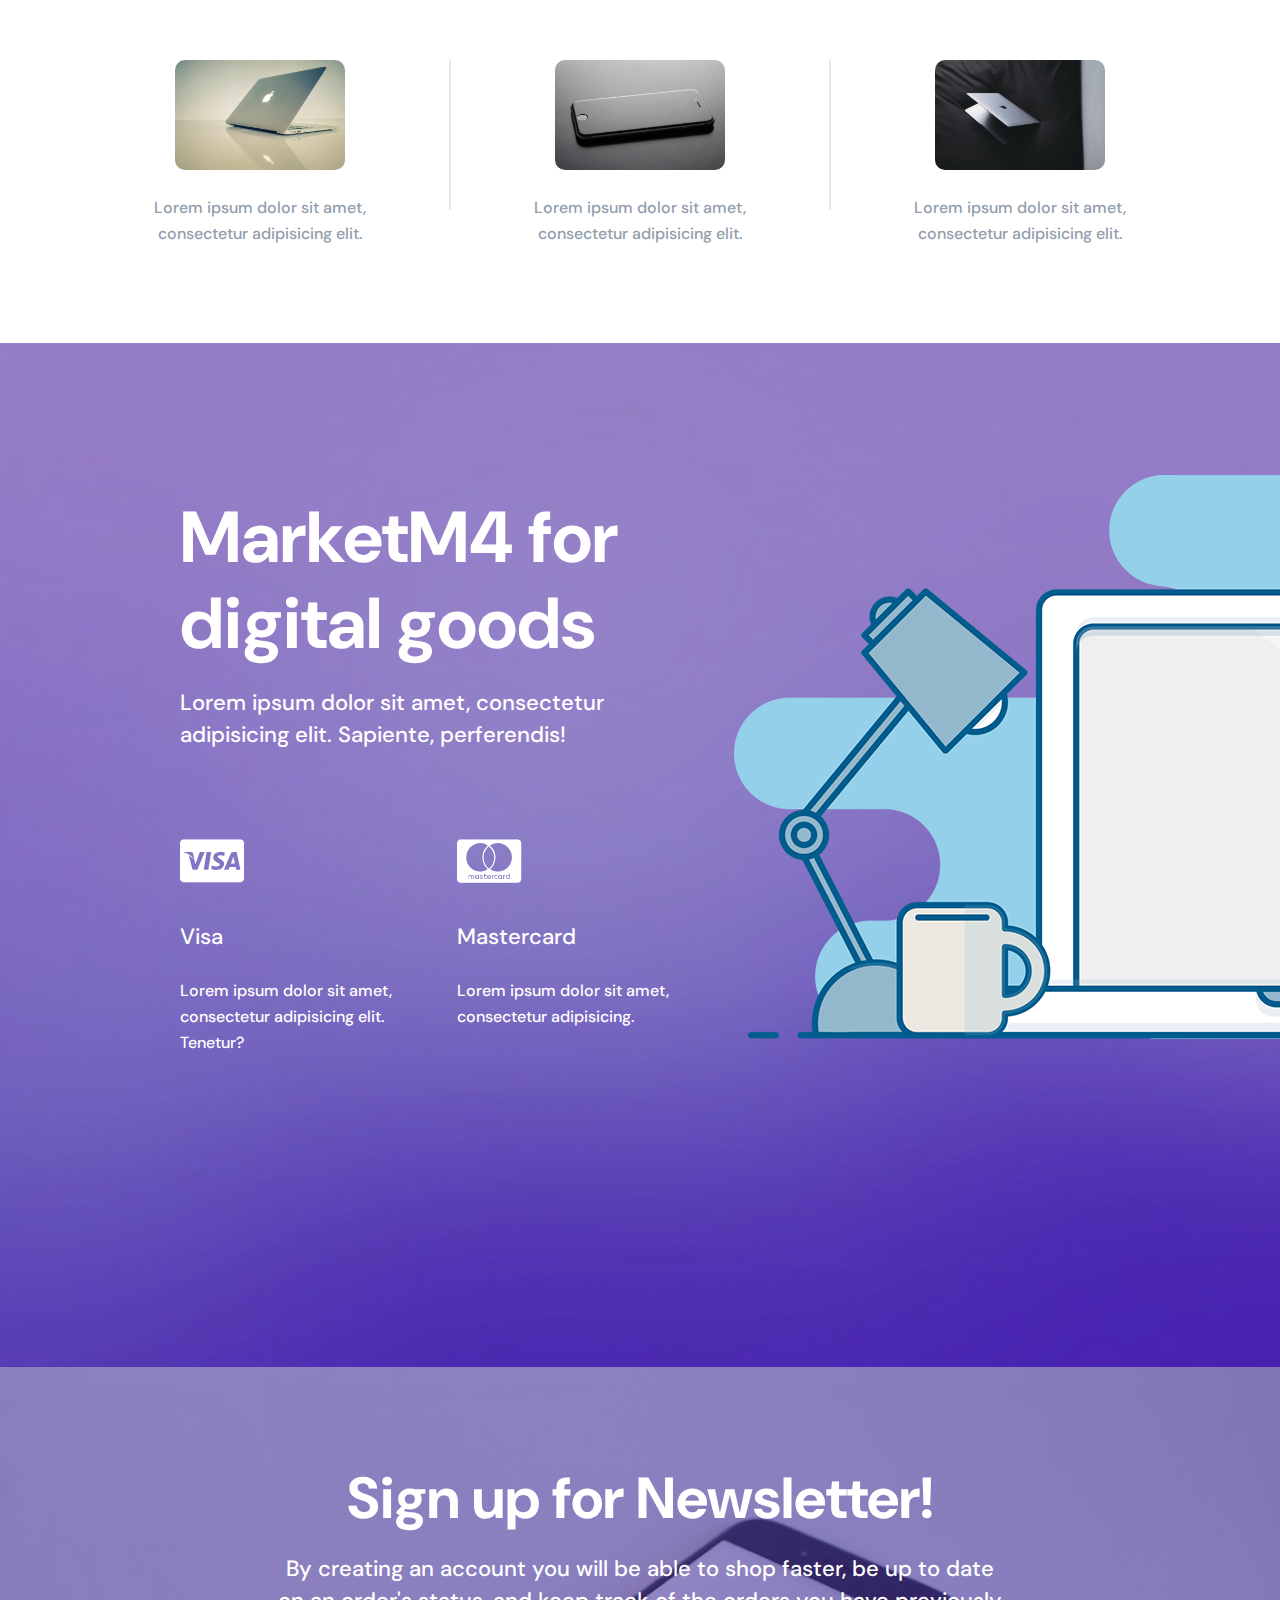
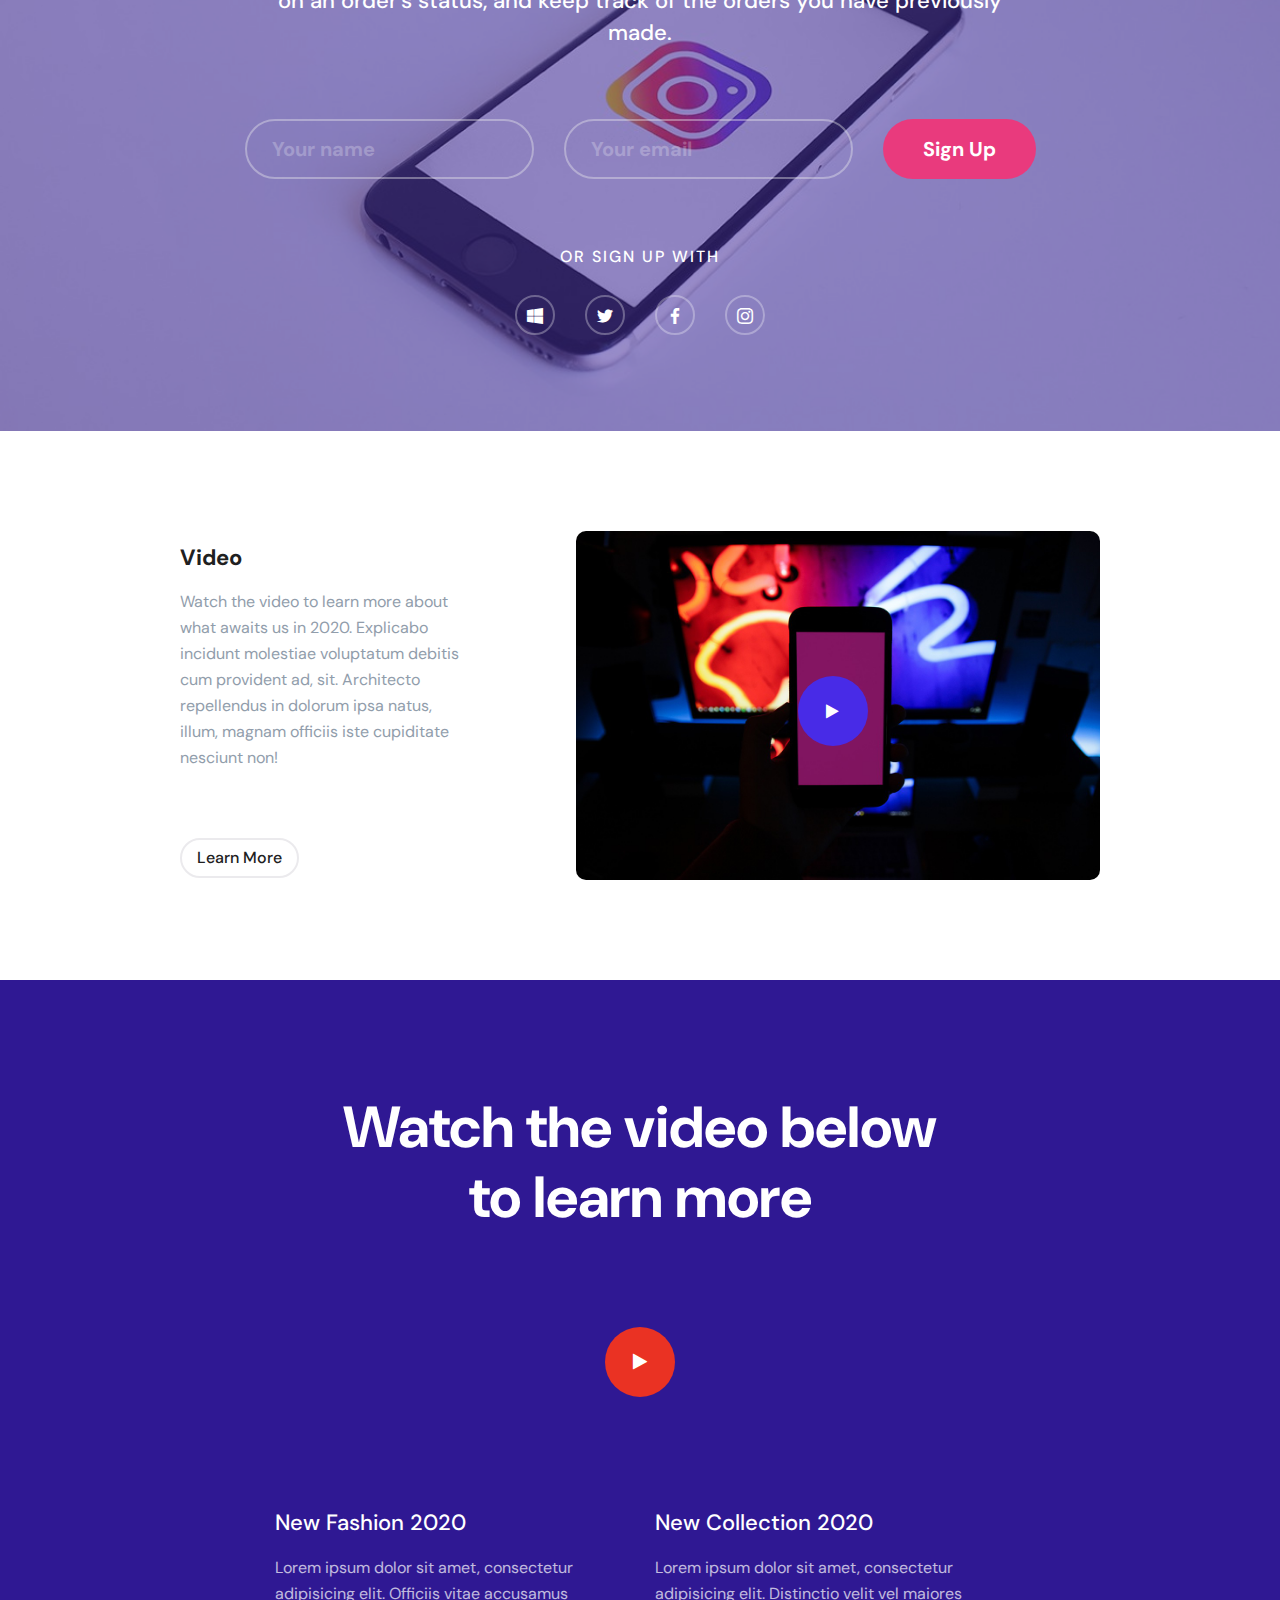
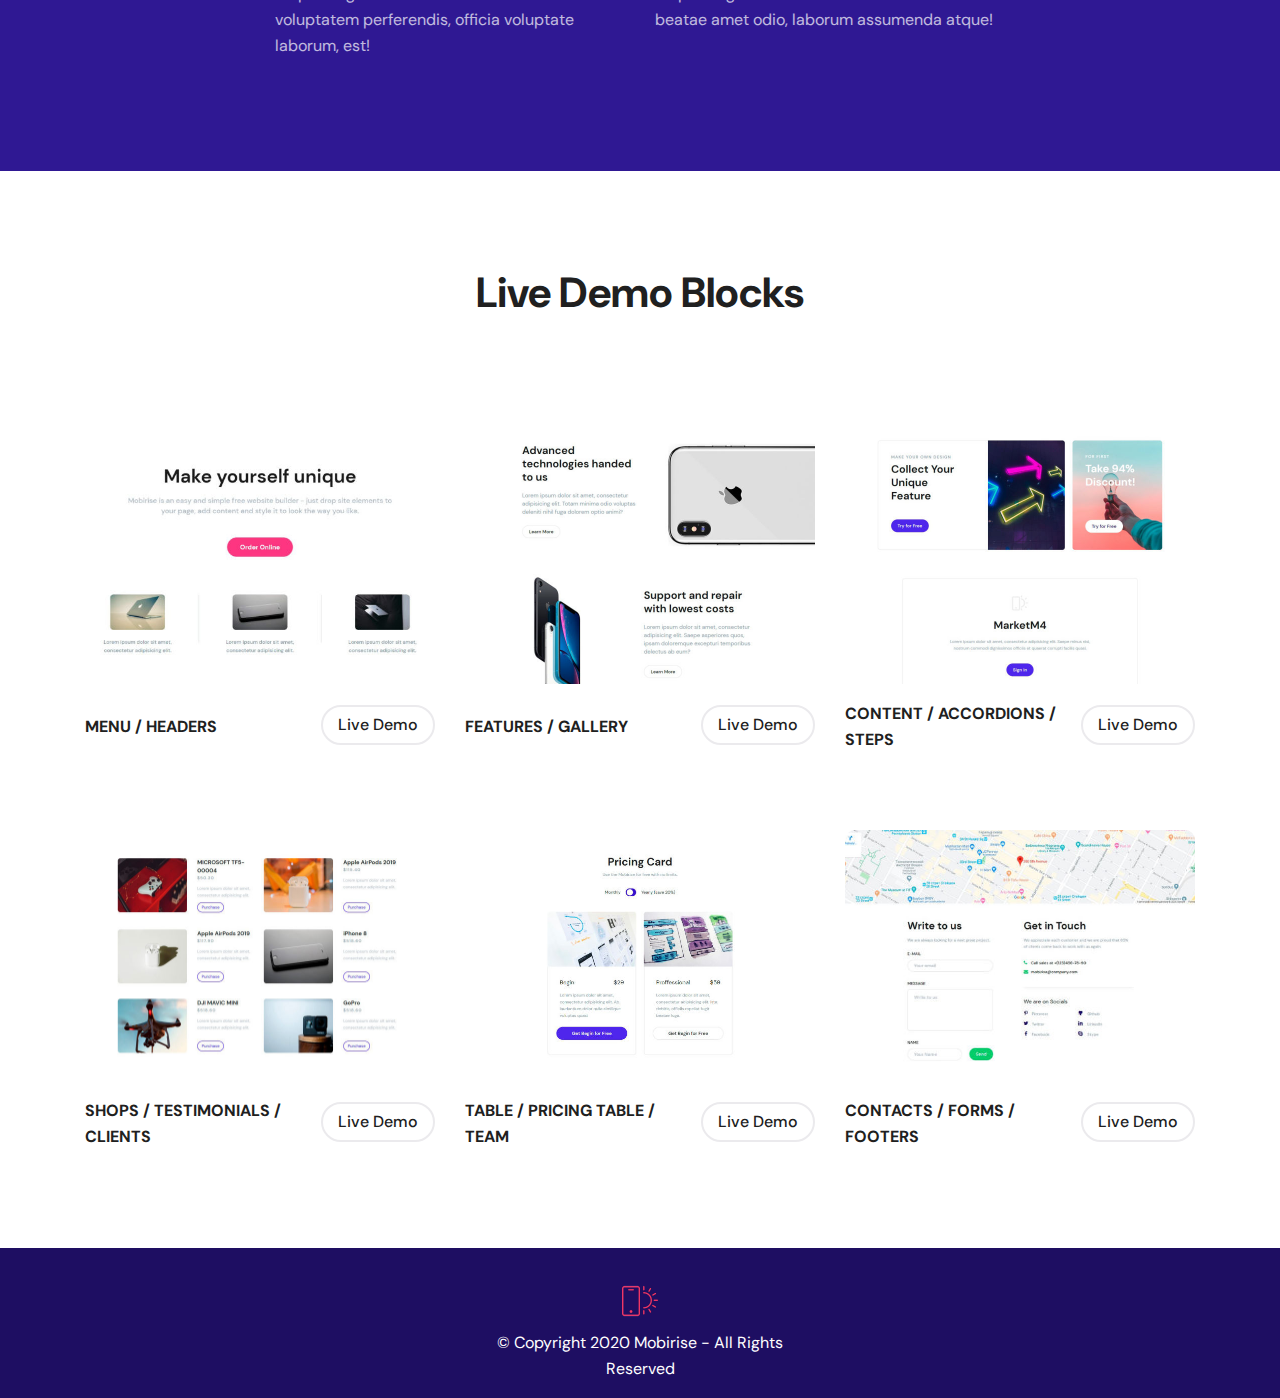
<file: headers.html>
<!DOCTYPE html>
<html  >
<head>
  <!-- Site made with Mobirise Website Builder v4.11.7, https://mobirise.com -->
  <meta charset="UTF-8">
  <meta http-equiv="X-UA-Compatible" content="IE=edge">
  <meta name="generator" content="Mobirise v4.11.7, mobirise.com">
  <meta name="viewport" content="width=device-width, initial-scale=1, minimum-scale=1">
  <link rel="shortcut icon" href="assets/images/logo2-128x128.png" type="image/x-icon">
  <meta name="description" content="New MarketM4 Theme HTML Template - Download Now!">
  
  <title>Headers</title>
  <link rel="stylesheet" href="assets/font-awesome/css/font-awesome.css">
  <link rel="stylesheet" href="assets/web/assets/mobirise-icons/mobirise-icons.css">
  <link rel="stylesheet" href="assets/tether/tether.min.css">
  <link rel="stylesheet" href="assets/bootstrap/css/bootstrap.min.css">
  <link rel="stylesheet" href="assets/bootstrap/css/bootstrap-grid.min.css">
  <link rel="stylesheet" href="assets/bootstrap/css/bootstrap-reboot.min.css">
  <link rel="stylesheet" href="assets/dropdown/css/style.css">
  <link rel="stylesheet" href="assets/formstyler/jquery.formstyler.css">
  <link rel="stylesheet" href="assets/formstyler/jquery.formstyler.theme.css">
  <link rel="stylesheet" href="assets/datepicker/jquery.datetimepicker.min.css">
  <link rel="stylesheet" href="assets/socicon/css/styles.css">
  <link rel="stylesheet" href="assets/theme/css/style.css">
  <link rel="stylesheet" href="assets/recaptcha.css">
  <link rel="preload" as="style" href="assets/mobirise/css/mbr-additional.css"><link rel="stylesheet" href="assets/mobirise/css/mbr-additional.css" type="text/css">
  
  
  
</head>
<body>
  <section class="menu1 cid-rNJ7cAqhvF" once="menu" id="menu1-z">

    
    

    <nav class="navbar navbar-dropdown navbar-fixed-top navbar-expand-lg">
                      <div class="container">
        <div class="navbar-brand">
            <div class="col-lg-auto">
            <span class="navbar-logo">
                <a href="index.html">
                    <img src="assets/images/logo2-128x128.png" alt="Mobirise" title="" style="height: 2rem;">
                </a>
            </span>
            <span class="navbar-caption-wrap"><a class="navbar-caption text-white display-7" href="index.html">
                    MarketM4</a></span>
        </div>
    </div>
        <button class="navbar-toggler" type="button" data-toggle="collapse" data-target="#navbarSupportedContent" aria-controls="navbarNavAltMarkup" aria-expanded="false" aria-label="Toggle navigation">
            <div class="hamburger">
                <span></span>
                <span></span>
                <span></span>
                <span></span>
            </div>
        </button>
      <div class="collapse navbar-collapse col-lg-auto" id="navbarSupportedContent">
            <ul class="navbar-nav nav-dropdown" data-app-modern-menu="true"><li class="nav-item">
                    <a class="nav-link link text-white display-4" href="index.html">
                        Home</a>
                </li>
                <li class="nav-item dropdown">
                    <a class="nav-link link text-white dropdown-toggle display-4" href="https://mobirise.com" data-toggle="dropdown-submenu" aria-expanded="false">Demo Pages</a><div class="dropdown-menu"><a class="text-white dropdown-item display-4" href="pharmacy/index.html">Pharmacy</a><a class="text-white dropdown-item display-4" href="store_craft/index.html" aria-expanded="false">Store Craft</a><a class="text-white dropdown-item display-4" href="sweet_bakery/index.html" aria-expanded="false">Sweet Bakery</a></div>
                </li>
                <li class="nav-item dropdown">
                    <a class="nav-link link text-white dropdown-toggle display-4" href="https://mobirise.com" data-toggle="dropdown-submenu" aria-expanded="false">
                         Live Demo Blocks</a><div class="dropdown-menu"><a class="text-white dropdown-item display-4" href="headers.html">Menu / Headers</a><a class="text-white dropdown-item display-4" href="features.html" aria-expanded="false">Features / Gallery</a><a class="text-white dropdown-item display-4" href="content.html" aria-expanded="false">Content / Accordions / Steps</a><a class="text-white dropdown-item display-4" href="shops.html" aria-expanded="false">Shops / Testimonials / Clients</a><a class="text-white dropdown-item display-4" href="table.html" aria-expanded="false">Table  / Pricing Table / Team</a><a class="text-white dropdown-item display-4" href="contacts.html" aria-expanded="false">Contacts / Forms / Footers</a></div>
                </li></ul>
            
           <div class="navbar-buttons mbr-section-btn col-lg-auto"><a class="btn btn-sm btn-danger display-4" href="https://mobirise.com">
                    Buy Now</a></div>
      </div>
    </div></nav>
</section>

<section class="content9 cid-rOi8Bs6xSr" id="content9-3t">

    

    

    <div class="container">
        <div class="row justify-content-center text-center">
            <div class="col-xl-9 col-lg-10">
                
               <h2 class="mbr-section-title mbr-bold mbr-fonts-style display-5">Menu / Headers</h2>
            </div>
                <div class="col-xl-9 col-lg-10">
               
                    
                </div>
               </div>
            </div>
</section>

<section class="menu2 cid-rNENFjzErI" id="menu2-x">

    
    

    <nav class="navbar navbar-dropdown navbar-expand-lg">
                      <div class="container">
        <div class="navbar-brand">
            <div class="col-lg-auto">
            <span class="navbar-logo">
                <a href="https://mobirise.com">
                    <img src="assets/images/logo1.png" alt="Mobirise" style="height: 2rem;">
                </a>
            </span>
            <span class="navbar-caption-wrap"><a class="navbar-caption text-warning display-7" href="https://mobirise.com">
                    MarketM4</a></span>
        </div>
    </div>
        <button class="navbar-toggler" type="button" data-toggle="collapse" data-target="#navbarSupportedContent" aria-controls="navbarNavAltMarkup" aria-expanded="false" aria-label="Toggle navigation">
            <div class="hamburger">
                <span></span>
                <span></span>
                <span></span>
                <span></span>
            </div>
        </button>
      <div class="collapse navbar-collapse col-lg-auto" id="navbarSupportedContent">
            <ul class="navbar-nav nav-dropdown" data-app-modern-menu="true"><li class="nav-item dropdown open">
                    <a class="nav-link link dropdown-toggle text-warning display-4" href="https://mobirise.com" aria-expanded="true" data-toggle="dropdown-submenu">
                        Specials
                    </a><div class="dropdown-menu">
                <a class="dropdown-item text-warning display-4" href="https://mobirise.com" aria-expanded="false">New Item</a><a class="dropdown-item text-warning display-4" href="https://mobirise.com" aria-expanded="false">New Item</a><a class="dropdown-item text-warning display-4" href="https://mobirise.com" aria-expanded="false">New Item</a><a class="dropdown-item text-warning display-4" href="https://mobirise.com" aria-expanded="false">New Item</a><a class="dropdown-item text-warning display-4" href="https://mobirise.com" aria-expanded="false">New Item</a><a class="dropdown-item text-warning display-4" href="https://mobirise.com" aria-expanded="false">New Item</a><a class="dropdown-item text-warning display-4" href="https://mobirise.com" aria-expanded="false">New Item</a><a class="dropdown-item text-warning display-4" href="https://mobirise.com" aria-expanded="false">New Item</a><a class="dropdown-item text-warning display-4" href="https://mobirise.com" aria-expanded="false">New Item</a><a class="dropdown-item text-warning display-4" href="https://mobirise.com" aria-expanded="false">New Item</a><a class="dropdown-item text-warning display-4" href="https://mobirise.com" aria-expanded="false">New Item</a><a class="dropdown-item text-warning display-4" href="https://mobirise.com" aria-expanded="false">New Item</a><a class="dropdown-item text-warning display-4" href="https://mobirise.com" aria-expanded="false">New Item</a><a class="dropdown-item text-warning display-4" href="https://mobirise.com" aria-expanded="false">New Item</a><a class="dropdown-item text-warning display-4" href="https://mobirise.com" aria-expanded="false">New Item</a><a class="dropdown-item text-warning display-4" href="https://mobirise.com" aria-expanded="false">New Item</a><a class="dropdown-item text-warning display-4" href="https://mobirise.com" aria-expanded="false">New Item</a><a class="dropdown-item text-warning display-4" href="https://mobirise.com" aria-expanded="false">New Item</a>
                </div>
                </li>
                
                <li class="nav-item dropdown"><a class="nav-link link text-warning dropdown-toggle display-4" href="https://mobirise.com" aria-expanded="false" data-toggle="dropdown-submenu">
                        Contact
                    </a><div class="dropdown-menu"><a class="text-warning dropdown-item display-4" href="https://mobirise.com" aria-expanded="false">New Item</a><a class="text-warning dropdown-item display-4" href="https://mobirise.com" aria-expanded="false">New Item</a><a class="text-warning dropdown-item display-4" href="https://mobirise.com" aria-expanded="false">New Item</a><a class="text-warning dropdown-item display-4" href="https://mobirise.com" aria-expanded="false">New Item</a><a class="text-warning dropdown-item display-4" href="https://mobirise.com" aria-expanded="false">New Item</a><a class="text-warning dropdown-item display-4" href="https://mobirise.com" aria-expanded="false">New Item</a><a class="text-warning dropdown-item display-4" href="https://mobirise.com" aria-expanded="false">New Item</a><a class="text-warning dropdown-item display-4" href="https://mobirise.com" aria-expanded="false">New Item</a><a class="text-warning dropdown-item display-4" href="https://mobirise.com" aria-expanded="false">New Item</a><a class="text-warning dropdown-item display-4" href="https://mobirise.com" aria-expanded="false">New Item</a><a class="text-warning dropdown-item display-4" href="https://mobirise.com" aria-expanded="false">New Item</a><a class="text-warning dropdown-item display-4" href="https://mobirise.com" aria-expanded="false">New Item</a><a class="text-warning dropdown-item display-4" href="https://mobirise.com" aria-expanded="false">New Item</a><a class="text-warning dropdown-item display-4" href="https://mobirise.com" aria-expanded="false">New Item</a><a class="text-warning dropdown-item display-4" href="https://mobirise.com" aria-expanded="false">New Item</a><a class="text-warning dropdown-item display-4" href="https://mobirise.com" aria-expanded="false">New Item</a><a class="text-warning dropdown-item display-4" href="https://mobirise.com" aria-expanded="false">New Item</a><a class="text-warning dropdown-item display-4" href="https://mobirise.com" aria-expanded="false">New Item</a></div></li><li class="nav-item dropdown"><a class="nav-link link text-warning dropdown-toggle display-4" href="https://mobirise.com" aria-expanded="false" data-toggle="dropdown-submenu">
                        Brand
                    </a><div class="dropdown-menu"><a class="text-warning dropdown-item display-4" href="https://mobirise.com" aria-expanded="false">New Item</a><a class="text-warning dropdown-item display-4" href="https://mobirise.com" aria-expanded="false">New Item</a><a class="text-warning dropdown-item display-4" href="https://mobirise.com" aria-expanded="false">New Item</a><a class="text-warning dropdown-item display-4" href="https://mobirise.com" aria-expanded="false">New Item</a><a class="text-warning dropdown-item display-4" href="https://mobirise.com" aria-expanded="false">New Item</a><a class="text-warning dropdown-item display-4" href="https://mobirise.com" aria-expanded="false">New Item</a><a class="text-warning dropdown-item display-4" href="https://mobirise.com" aria-expanded="false">New Item</a><a class="text-warning dropdown-item display-4" href="https://mobirise.com" aria-expanded="false">New Item</a><a class="text-warning dropdown-item display-4" href="https://mobirise.com" aria-expanded="false">New Item</a><a class="text-warning dropdown-item display-4" href="https://mobirise.com" aria-expanded="false">New Item</a><a class="text-warning dropdown-item display-4" href="https://mobirise.com" aria-expanded="false">New Item</a><a class="text-warning dropdown-item display-4" href="https://mobirise.com" aria-expanded="false">New Item</a><a class="text-warning dropdown-item display-4" href="https://mobirise.com" aria-expanded="false">New Item</a><a class="text-warning dropdown-item display-4" href="https://mobirise.com" aria-expanded="false">New Item</a><a class="text-warning dropdown-item display-4" href="https://mobirise.com" aria-expanded="false">New Item</a><a class="text-warning dropdown-item display-4" href="https://mobirise.com" aria-expanded="false">New Item</a><a class="text-warning dropdown-item display-4" href="https://mobirise.com" aria-expanded="false">New Item</a><a class="text-warning dropdown-item display-4" href="https://mobirise.com" aria-expanded="false">New Item</a></div></li><li class="nav-item"><a class="nav-link link text-warning display-4" href="https://mobirise.com" aria-expanded="false">
                        Returns
                    </a></li></ul>
            
           <div class="navbar-buttons mbr-section-btn col-lg-auto"><a class="btn btn-sm btn-info-outline btn__none display-4" href="https://mobirise.com">
                    Sign In</a> <a class="btn btn-sm btn-info display-4" href="https://mobirise.com">
                    Sign Up</a></div>
      </div>
    </div></nav>
</section>

<section class="header3 cid-rNEyYyfAGy" id="header3-m">

    

    

    <div class="container">
        <div class="row justify-content-lg-between justify-content-center flex-row-reverse">
            <div class="col-xl-7 col-lg-6 col-md-8 text-center flex-column text-lg-center">
                <h1 class="mbr-section-title mbr-bold mbr-fonts-style display-5">Returning Customer</h1>
             <div class="subscribe__form col-xl-9">
                    <div class="d-flex" data-form-type="formoid">
<!--Formbuilder Form-->
<form action="https://mobirise.com/" method="POST" class="mbr-form form-with-styler" data-form-title="Mobirise Form"><input type="hidden" name="email" data-form-email="true" value="gFDgDZckDIsi0NTBzsRQwSKCRHUcZoLw3uNO/XBmAzMsOqBdfJ0xPWe1ryHy1NGRBjK5W5UgKNLRdoEttYh32JNJRBXMOwr+/KE4z4ZURdaJNYFAPJfpnkJ/0B5RyuhK">
<div class="row">
<div hidden="hidden" data-form-alert="" class="alert alert-success col-12">Thanks for filling out the form!</div>
<div hidden="hidden" data-form-alert-danger="" class="alert alert-danger col-12"> </div>
</div>
<div class="dragArea row">
<div class="col form-group " data-for="email">
<input type="email" name="email" placeholder="Your email" data-form-field="Email" required="required" class="form-control display-7" value="" id="email-header3-m">
</div>
<div class="col-lg-12 col-md-12 col-sm-12 form-group" data-for="password">
<input type="password" name="password" placeholder="Your password" data-form-field="password" class="form-control display-7" value="" id="password-header3-m">
</div>
<div class="col-lg-12 col-md-12 col-sm-12 input-group-btn"><button type="submit" class="btn btn-lg btn-danger display-7">Sign In</button></div>
</div>
</form><!--Formbuilder Form-->
</div>
                </div>
        </div>
            
            
            <div class="col-xl-5 col-lg-5 col-md-8 right_block">
                    <div class="mbr-figure">
                        <img src="assets/images/design39-890x593.jpg" alt="Mobirise" title="">
                </div>
        
                <div class="justify-content-center text-center text-md-left">
                    <p class="mbr-text mbr-fonts-style display-4">By creating an account you will be able to shop faster, be up to date on an order's status, and keep track of the orders you have previously made.</p>
            </div>
            </div>
            
        </div>
    </div>
</section>

<section class="header1 cid-rNEyY4Dxxe" id="header1-l">

    

    

    <div class="container">
        <div class="row justify-content-center">
            <div class="mbr-white col-md-7">
                <h1 class="mbr-section-title align-center mbr-bold mbr-fonts-style display-1">Newsletter</h1></div>
            <div class="mbr-white col-md-7">
                <p class="mbr-text align-center mbr-fonts-style display-7">Get 40% Off On Selected Items!</p></div>
        </div>
    
     <div class="row justify-content-center subscribe__form">
            <div class="col-xl-5 col-lg-6 col-md-8 col-sm-9 d-flex flex-wrap justify-content-center  justify-content-md-between align-items-center" data-form-type="formoid">
                <!---Formbuilder Form--->
                <form action="https://mobirise.com/" method="POST" class="mbr-form form-with-styler" data-form-title="Mobirise Form"><input type="hidden" name="email" data-form-email="true" value="oQDeQBOGrNfYsC5s+CqfuWFsuKynqDn/GxNUbywwhrd1gc9jI8uqjdK9PaNicn+9x2KkdEjf1xHPepoSw9inoGMIt8AkIoTBOQmoXlhPRQCYDEHMUbFpFgEnaXRhk0Uj">
                    <div class="row">
                        <div hidden="hidden" data-form-alert="" class="alert alert-success col-12">Thanks for filling out the form!</div>
                        <div hidden="hidden" data-form-alert-danger="" class="alert alert-danger col-12">
                        </div>
                    </div>
                    <div class="dragArea row align-items-center">
                        <div class="form-group col" data-for="email">
                            <input type="email" name="email" placeholder="Your email" data-form-field="Email" required="required" class="form-control display-7" id="email-header1-l">
                        </div>
                        <div class="col-auto input-group-btn"><button type="submit" class="btn btn-success display-7">Send</button></div>
                    </div>
                </form><!---Formbuilder Form--->
            </div>
        </div>
    </div>
</section>

<section class="header5 cid-rNEyZeNxdf" id="header5-o">

    

    

    <div class="container">
        <div class="row justify-content-center">
            <div class="col-lg-8 text-center">
                <h1 class="mbr-section-title mbr-bold mbr-fonts-style display-2">It's Easy and Simple</h1>
                <div class="mbr-section-btn"><a class="btn btn-lg btn-info display-7" href="https://mobirise.co">Get Start</a></div>
            </div>
            <div class="col-lg-10 block__image">
                <img src="assets/images/design38.jpg" alt="Mobirise" title="">
            </div>
            
            
            <div class="row justify-content-center">
                    
            <div class="col-lg-4 w-75 flex-column bottom__block text-center">
                    
                        <p class="bottom__text mbr-fonts-style display-4">Mobirise is an easy and simple free website builder - just drop site elements to your page, add content and style it to look the way you like.<br></p>
                    </div><div class="col-lg-4 w-75 flex-column bottom__block text-center">
                    
                        <p class="bottom__text mbr-fonts-style display-4">Free Website Builder offers a huge collection of 2000+ website blocks, templates and themes with thousands flexible options. Combine blocks from different themes to create a unique mix.</p>
                    </div><div class="col-lg-4 w-75 flex-column bottom__block text-center">
                    
                        <p class="bottom__text mbr-fonts-style display-4">No special actions required, all sites you make with the Builder are mobile-friendly. You don't have to create a special mobile version of your website, it will adapt automagically.<br></p>
                    </div></div>
        </div>  
    </div>
                   
</section>

<section class="header6 cid-rNEyZQ8wmI" id="header6-p">

    

    

    <div class="container">
        <div class="row justify-content-center">
            <div class="col-lg-9 text-center text-white">
                <h1 class="mbr-section-title mbr-bold mbr-fonts-style display-2">Make yourself unique</h1>
            </div>
            <div class="col-lg-9 text-white text-center">
                <h3 class="mbr-section-subtitle mbr-fonts-style display-7">Mobirise is perfect for non-techies who are not familiar with the intricacies of web development and prefer to work as visually as possible.&nbsp;</h3>
                <div class="mbr-section-btn"><a class="btn btn-lg btn-success display-7" href="https://mobirise.co">How It Work</a></div>
            </div>
        </div>  
        <div class="row justify-content-center text-md-left bottom__block text-white">
            <div class="col-xl-4 col-lg-5 col-md-4 col-sm-5 bottom__card" data-modal=".modalWindow">
                <div class="mbr-figure">
                        <img src="assets/images/design1.jpg" alt="Mobirise" title="">
                <div class="mbr-media show-modal align-center">
                     <span class="mbr-iconfont fa-play fa" style="color: rgb(255, 255, 255); fill: rgb(255, 255, 255); font-size: 16px;"></span>
                    </div>
                </div>
                <p class="mbr-text mbr-fonts-style display-4">Lorem ipsum dolor sit amet, consectetur adipisicing elit.</p>
            </div>
            <div class="col-xl-4 col-lg-5 col-md-4 col-sm-5 bottom__card" data-modal=".modalWindow2">
                <div class="mbr-figure">
                        <img src="assets/images/design2.jpg" alt="Mobirise" title="">
                <div class="mbr-media show-modal align-center">
                     <span class="mbr-iconfont fa-play fa" style="color: rgb(255, 255, 255); fill: rgb(255, 255, 255); font-size: 16px;"></span>
                    </div>
                </div>
                <p class="mbr-text mbr-fonts-style display-4">Lorem ipsum dolor sit amet, consectetur adipisicing elit.</p>
            </div>
        </div>
        
    </div>
     <div class="modalWindow" style="display: none;">
            <div class="modalWindow-container">
                <div class="modalWindow-video-container">
                    <div class="modalWindow-video">
                        <iframe width="100%" height="100%" frameborder="0" allowfullscreen="1" data-src="https://www.youtube.com/watch?v=36YgDDJ7XSc"></iframe>
                    </div>
                    <a class="close" role="button" data-dismiss="modal">
                        <span aria-hidden="true" class="mbri-close mbr-iconfont closeModal"></span>
                        <span class="sr-only">Close</span>
                    </a>
                </div>
            </div>
        </div>
    <div class="modalWindow2" style="display: none;">
            <div class="modalWindow-container">
                <div class="modalWindow-video-container">
                    <div class="modalWindow-video">
                        <iframe width="100%" height="100%" frameborder="0" allowfullscreen="1" data-src="http://www.youtube.com/watch?v=uNCr7NdOJgw"></iframe>
                    </div>
                    <a class="close" role="button" data-dismiss="modal">
                        <span aria-hidden="true" class="mbri-close mbr-iconfont closeModal"></span>
                        <span class="sr-only">Close</span>
                    </a>
                </div>
            </div>
        </div>     
</section>

<section class="header7 carousel slide cid-rNEz08WlC4" data-interval="false" id="header7-q">

    

    <div><div class="mbr-slider slide carousel" data-pause="true" data-keyboard="false" data-ride="carousel" data-interval="6000"><ol class="carousel-indicators"><li data-app-prevent-settings="" data-target="#header7-q" class=" active" data-slide-to="0"></li><li data-app-prevent-settings="" data-target="#header7-q" data-slide-to="1"></li><li data-app-prevent-settings="" data-target="#header7-q" data-slide-to="2"></li></ol><div class="carousel-inner" role="listbox"><div class="carousel-item slider-fullscreen-image active" data-bg-video-slide="false" style="background-image: url(assets/images/background1.jpg);"><div class="container container-slide"><div class="image_wrapper"><div class="mbr-overlay" style="opacity: 0.8; background-color: rgb(47, 24, 147);"></div><img src="assets/images/background1.jpg" alt="" title=""><div class="carousel-caption justify-content-center"><div class="col-10 align-center"><h2 class="mbr-fonts-style display-1">It's Easy and Simple</h2><p class="lead mbr-text mbr-fonts-style display-5">Choose from the large selection of latest pre-made blocks - jumbotrons, hero images, parallax scrolling, video backgrounds, hamburger menu, sticky header and more.</p><div class="mbr-section-btn" buttons="0"><a class="btn btn-success display-4" href="https://mobirise.com">SEE MORE</a> </div></div></div></div></div></div><div class="carousel-item slider-fullscreen-image" data-bg-video-slide="false" style="background-image: url(assets/images/background2.jpg);"><div class="container container-slide"><div class="image_wrapper"><div class="mbr-overlay" style="opacity: 0.8; background-color: rgb(47, 24, 147);"></div><img src="assets/images/background2.jpg" alt="" title=""><div class="carousel-caption justify-content-center"><div class="col-10 align-center"><h2 class="mbr-fonts-style display-1">It's Easy and Simple</h2><p class="lead mbr-text mbr-fonts-style display-5">Slide with youtube video background and color overlay. Title and text are aligned to the left.</p><div class="mbr-section-btn" buttons="0"><a class="btn btn-primary display-4" href="https://mobirise.com">SEE MORE</a> </div></div></div></div></div></div><div class="carousel-item slider-fullscreen-image" data-bg-video-slide="false" style="background-image: url(assets/images/background3.jpg);"><div class="container container-slide"><div class="image_wrapper"><div class="mbr-overlay" style="opacity: 0.8; background-color: rgb(47, 24, 147);"></div><img src="assets/images/background3.jpg" alt="" title=""><div class="carousel-caption justify-content-center"><div class="col-10 align-center"><h2 class="mbr-fonts-style display-1">It's Easy and Simple</h2><p class="lead mbr-text mbr-fonts-style display-5">Choose from the large selection of latest pre-made blocks - jumbotrons, hero images, parallax scrolling, video backgrounds, hamburger menu, sticky header and more.</p><div class="mbr-section-btn" buttons="0"><a class="btn btn-info display-4" href="https://mobirise.com">SEE MORE</a> </div></div></div></div></div></div></div><a data-app-prevent-settings="" class="carousel-control carousel-control-prev" role="button" data-slide="prev" href="#header7-q"><span aria-hidden="true" class="mbri-left mbr-iconfont"></span><span class="sr-only">Previous</span></a><a data-app-prevent-settings="" class="carousel-control carousel-control-next" role="button" data-slide="next" href="#header7-q"><span aria-hidden="true" class="mbri-right mbr-iconfont"></span><span class="sr-only">Next</span></a></div></div>

</section>

<section class="header8 cid-rNEz0tHAzR" id="header8-r">

    

    

    <div class="container">
        <div class="row justify-content-center">
            <div class="col-lg-9 text-center">
                <h1 class="mbr-section-title mbr-bold mbr-fonts-style display-2">Make yourself unique</h1>
            </div>
            <div class="col-lg-9 text-center">
                <h3 class="mbr-section-subtitle mbr-fonts-style display-7">Mobirise is an easy and simple free website builder - just drop site elements to your page, add content and style it to look the way you like.</h3>
                <div class="mbr-section-btn"><a class="btn btn-lg btn-danger display-7" href="https://mobirise.co">Order Online</a></div>
            </div>
        </div>
        <div class="row justify-content-center text-md-left bottom__block">
            
            
            
        <div class="col-md-4 d-flex flex-column bottom__card">
                <div class="separate"></div>
                <div class="image col-lg-8 col-8">
                        <img src="assets/images/design7.jpg" alt="Mobirise" title="">
                </div>
                    <div class="separate2"></div>
                <p class="mbr-text mx-auto mbr-fonts-style display-4">Lorem ipsum dolor sit amet, consectetur adipisicing elit.</p>
            </div><div class="col-md-4 d-flex flex-column bottom__card">
                <div class="separate"></div>
                <div class="image col-lg-8 col-8">
                        <img src="assets/images/design33.jpg" alt="Mobirise" title="">
                </div>
                    <div class="separate2"></div>
                <p class="mbr-text mx-auto mbr-fonts-style display-4">Lorem ipsum dolor sit amet, consectetur adipisicing elit.</p>
            </div><div class="col-md-4 d-flex flex-column bottom__card">
                <div class="separate"></div>
                <div class="image col-lg-8 col-8">
                        <img src="assets/images/design30.jpg" alt="Mobirise" title="">
                </div>
                    <div class="separate2"></div>
                <p class="mbr-text mx-auto mbr-fonts-style display-4">Lorem ipsum dolor sit amet, consectetur adipisicing elit.</p>
            </div></div>
        
    </div> 
</section>

<section class="header9 cid-rNEz0Vrkao" id="header9-s">

    

    <div class="mbr-overlay" style="opacity: 0.5; background-color: rgb(47, 24, 147);">
    </div>

    <div class="container">
        <div class="row justify-content-center">
            <div class="col-xl-10">
                <div class="row flex-column-reverse flex-md-row align-items-stretch text-center text-md-left">
                <div class="col-lg-7 col-md-9 content__block text-white">
                    <h1 class="mbr-section-title mbr-bold mbr-fonts-style display-1">MarketM4 for digital goods</h1>
                    <p class="mbr-text mbr-fonts-style display-7">Lorem ipsum dolor sit amet, consectetur adipisicing elit. Sapiente, perferendis!</p>
                    <div class="row bottom__block">
                        
                        
                    <div class="col-sm-6 card__bottom">
                            <span class="mbr-iconfont fa-cc-visa fa" style="font-size: 50px;"></span>
                            <p class="bottom__title mbr-fonts-style display-7">Visa</p>
                            <p class="bottom__text mbr-fonts-style display-4">Lorem ipsum dolor sit amet, consectetur adipisicing elit. Tenetur?<br></p>
                        </div><div class="col-sm-6 card__bottom">
                            <span class="mbr-iconfont fa-cc-mastercard fa" style="font-size: 50px;"></span>
                            <p class="bottom__title mbr-fonts-style display-7">Mastercard</p>
                            <p class="bottom__text mbr-fonts-style display-4">Lorem ipsum dolor sit amet, consectetur adipisicing.</p>
                        </div></div>
                </div>
                    <div class="col-lg-5 col-md-3 d-flex align-items-center image">
                        <img src="assets/images/design41.png" alt="Mobirise" title="">
                    </div>
           </div>
        </div>  
       </div>
    </div>            
</section>

<section class="header10 cid-rNEz17zZgA" id="header10-t">

    

    <div class="mbr-overlay" style="opacity: 0.5; background-color: rgb(47, 24, 147);">
    </div>

    <div class="container">
        <div class="row justify-content-center">
            <div class="mbr-white col-xl-8 col-lg-10">
                <h1 class="mbr-section-title align-center mbr-bold mbr-fonts-style display-2">Sign up for Newsletter!</h1>
                <p class="mbr-text align-center mbr-fonts-style display-7">By creating an account you will be able to shop faster, be up to date on an order's status, and keep track of the orders you have previously made. </p>
        </div>
    </div>
     <div class="row justify-content-center subscribe__form">
            <div class="d-flex" data-form-type="formoid">
<!--Formbuilder Form-->
<form action="https://mobirise.com/" method="POST" class="mbr-form form-with-styler" data-form-title="Mobirise Form"><input type="hidden" name="email" data-form-email="true" value="IAWn0OtCakeP5jUep6yjSyiuBBpwCcMubeV2SjnbfC91UKIS/oNWYw0dQK2asK2tlHi5o/KBLpdqgR8cbPWnxrj4708c+vEn+ihZObq/NBA91WMmiM4s9Ytr7p1qbRdo">
<div class="row">
<div hidden="hidden" data-form-alert="" class="alert alert-success col-12">Thanks for filling out the form!</div>
<div hidden="hidden" data-form-alert-danger="" class="alert alert-danger col-12"> </div>
</div>
<div class="dragArea row">
<div class="col form-group" data-for="Name">
<input type="text" name="Name" placeholder="Your name" data-form-field="Name" class="form-control display-7" value="" id="Name-header10-t">
</div>
<div class="col form-group " data-for="email">
<input type="email" name="email" placeholder="Your email" data-form-field="Email" required="required" class="form-control display-7" value="" id="email-header10-t">
</div>
<div class="col-auto input-group-btn"><button type="submit" class="btn btn-lg btn-danger display-7">Sign Up</button></div>
</div>
</form><!--Formbuilder Form-->
</div>
        </div>
        <div class="socials text-white">
             <p class="title__social ls2fw500 align-center mbr-fonts-style display-4">OR SIGN UP WITH</p>
            <div class="icons-menu">
              
              
            <div class="soc-item">
                <a href="https://mobirise.com" target="_blank" class="social__link">
                  <span class="mbr-iconfont socicon-windows socicon" style="font-size: 16px;"></span>
                </a>
              </div><div class="soc-item">
                <a href="https://mobirise.com" target="_blank" class="social__link">
                  <span class="mbr-iconfont socicon-twitter socicon" style="font-size: 16px;"></span>
                </a>
              </div><div class="soc-item">
                <a href="https://mobirise.com" target="_blank" class="social__link">
                  <span class="mbr-iconfont socicon-facebook socicon" style="font-size: 16px;"></span>
                </a>
              </div><div class="soc-item">
                <a href="https://mobirise.com" target="_blank" class="social__link">
                  <span class="mbr-iconfont socicon-instagram socicon" style=""></span>
                </a>
              </div></div>
        </div>
    </div>
</section>

<section class="header11 cid-rNEz1vWRuL" id="header11-u">

    

    

    <div class="container">
        <div class="row justify-content-center">
            <div class="col-xl-10 col-lg-11">
                <div class="row justify-content-between align-items-center text-lg-left flex-row-reverse">
                    <div class="mbr-figure col-md-7 mb-md-0">
                        <img src="assets/images/design19.jpg" alt="Mobirise" title="">
                <div class="mbr-media show-modal align-center" data-modal=".modalWindow">
                     <span class="mbr-iconfont fa-play fa" style="color: rgb(255, 255, 255); fill: rgb(255, 255, 255); font-size: 16px;"></span>
                    </div>
                </div>
                <div class="col-md-4">
                <h1 class="mbr-section-title mbr-bold mbr-fonts-style display-7">Video</h1>
                    <p class="mbr-text mbr-fonts-style display-4">Watch the video to learn more about what awaits us in 2020. Explicabo incidunt molestiae voluptatum debitis cum provident ad, sit. Architecto repellendus in dolorum ipsa natus, illum, magnam officiis iste cupiditate nesciunt non!</p>
                    <div class="mbr-section-btn"><a class="btn btn-sm btn-warning-outline display-4" href="https://mobirise.co">Learn More</a></div>
                    </div>
        </div>
        <div class="modalWindow" style="display: none;">
            <div class="modalWindow-container">
                <div class="modalWindow-video-container">
                    <div class="modalWindow-video">
                        <iframe width="100%" height="100%" frameborder="0" allowfullscreen="1" data-src="https://www.youtube.com/watch?v=36YgDDJ7XSc"></iframe>
                    </div>
                    <a class="close" role="button" data-dismiss="modal">
                        <span aria-hidden="true" class="mbri-close mbr-iconfont closeModal"></span>
                        <span class="sr-only">Close</span>
                    </a>
                </div>
            </div>
        </div>
            
            </div>
        </div>
    </div>
</section>

<section class="header4 cid-rNEyYPNhsM" id="header4-n">

    

    

    <div class="container">
        <div class="row justify-content-center">
            <div class="col-xl-7 col-lg-8 col-md-10 text-center text-white">
                <h1 class="mbr-section-title mbr-bold mbr-fonts-style display-2">Watch the video below to learn more</h1>
        
            
                    <div class="mbr-figure">
                        <div class="mbr-media show-modal align-center" data-modal=".modalWindow">
                             <span class="mbr-iconfont fa-play fa" style="font-size: 18px;"></span>
                            </div>

                    <div class="modalWindow" style="display: none;">
                        <div class="modalWindow-container">
                            <div class="modalWindow-video-container">
                                <div class="modalWindow-video">
                                    <iframe width="100%" height="100%" frameborder="0" allowfullscreen="1" data-src="https://www.youtube.com/watch?v=36YgDDJ7XSc"></iframe>
                                </div>
                                <a class="close" role="button" data-dismiss="modal">
                                    <span aria-hidden="true" class="mbri-close mbr-iconfont closeModal"></span>
                                    <span class="sr-only">Close</span>
                                </a>
                            </div>
                        </div>
                    </div>
                </div>
                
        </div>
        
        </div>
                <div class="row text-center text-md-left justify-content-center">
                    
                    
                <div class="col-lg-4 col-md-5 col-sm-8 col-10 flex-column bottom__block text-white">
                    <p class="mbr-text mbr-fonts-style display-7">New Fashion 2020</p>
                        <span class="bottom__text mbr-fonts-style display-4">Lorem ipsum dolor sit amet, consectetur adipisicing elit. Officiis vitae accusamus voluptatem perferendis, officia voluptate laborum, est!</span>
                    </div><div class="col-lg-4 col-md-5 col-sm-8 col-10 flex-column bottom__block text-white">
                    <p class="mbr-text mbr-fonts-style display-7">New Collection 2020</p>
                        <span class="bottom__text mbr-fonts-style display-4">Lorem ipsum dolor sit amet, consectetur adipisicing elit. Distinctio velit vel maiores beatae amet odio, laborum assumenda atque!</span>
                    </div></div>
    </div>
</section>

<section class="shop4 cid-rOo4UigpRE" id="shop4-47">

    

    

    <div class="container">
        <div class="row justify-content-center text-center">
           <div class="col-xl-7 col-lg-8 col-md-10">
               <h2 class="mbr-section-title mbr-bold mbr-fonts-style display-5">Live Demo Blocks</h2>
               
            </div>
        </div>
        <div class="row justify-content-center text-center text-md-left content__block">
            
            <div class="card__products col-lg-4 col-md-4 col-sm-8">
                <div class="image">
                    <a href="headers.html"><img src="assets/images/live-block-headers-700x398.jpg" alt="" data-target="#mbrCarousel" data-slide-to="0" title=""></a>
                </div>
                <div class="d-flex flex-column-reverse flex-md-row align-items-center justify-content-between card__bottom">
                    <p class="mt-md-0 card__title mbr-fonts-style display-4">MENU / HEADERS</p>
                    <div class="mbr-section-btn"><a class="btn btn-sm btn-warning-outline display-4" href="headers.html">Live Demo</a></div>
                </div>
                
            </div><div class="card__products col-lg-4 col-md-4 col-sm-8">
                <div class="image">
                    <a href="features.html"><img src="assets/images/live-block-features-700x578.jpg" alt="" data-target="#mbrCarousel" data-slide-to="0" title=""></a>
                </div>
                <div class="d-flex flex-column-reverse flex-md-row align-items-center justify-content-between card__bottom">
                    <p class="mt-md-0 card__title mbr-fonts-style display-4">FEATURES / GALLERY</p>
                    <div class="mbr-section-btn"><a class="btn btn-sm btn-warning-outline display-4" href="features.html">Live Demo</a></div>
                </div>
                
            </div><div class="card__products col-lg-4 col-md-4 col-sm-8">
                <div class="image">
                    <a href="content.html"><img src="assets/images/live-block-content-700x588.jpg" alt="" data-target="#mbrCarousel" data-slide-to="0" title=""></a>
                </div>
                <div class="d-flex flex-column-reverse flex-md-row align-items-center justify-content-between card__bottom">
                    <p class="mt-md-0 card__title mbr-fonts-style display-4">CONTENT / ACCORDIONS / STEPS</p>
                    <div class="mbr-section-btn"><a class="btn btn-sm btn-warning-outline display-4" href="content.html">Live Demo</a></div>
                </div>
                
            </div><div class="card__products col-lg-4 col-md-4 col-sm-8">
                <div class="image">
                    <a href="shops.html"><img src="assets/images/live-block-shops-700x501.jpg" alt="" data-target="#mbrCarousel" data-slide-to="0" title=""></a>
                </div>
                <div class="d-flex flex-column-reverse flex-md-row align-items-center justify-content-between card__bottom">
                    <p class="mt-md-0 card__title mbr-fonts-style display-4">SHOPS /&nbsp;TESTIMONIALS / CLIENTS&nbsp;</p>
                    <div class="mbr-section-btn"><a class="btn btn-sm btn-warning-outline display-4" href="shops.html">Live Demo</a></div>
                </div>
                
            </div><div class="card__products col-lg-4 col-md-4 col-sm-8">
                <div class="image">
                    <a href="table.html"><img src="assets/images/live-block-pricing-700x491.jpg" alt="" data-target="#mbrCarousel" data-slide-to="0" title=""></a>
                </div>
                <div class="d-flex flex-column-reverse flex-md-row align-items-center justify-content-between card__bottom">
                    <p class="mt-md-0 card__title mbr-fonts-style display-4">TABLE / PRICING TABLE / TEAM</p>
                    <div class="mbr-section-btn"><a class="btn btn-sm btn-warning-outline display-4" href="table.html">Live Demo</a></div>
                </div>
                
            </div><div class="card__products col-lg-4 col-md-4 col-sm-8">
                <div class="image">
                    <a href="contacts.html"><img src="assets/images/live-block-contacts-700x372.jpg" alt="" data-target="#mbrCarousel" data-slide-to="0" title=""></a>
                </div>
                <div class="d-flex flex-column-reverse flex-md-row align-items-center justify-content-between card__bottom">
                    <p class="mt-md-0 card__title mbr-fonts-style display-4">CONTACTS / FORMS / FOOTERS</p>
                    <div class="mbr-section-btn"><a class="btn btn-sm btn-warning-outline display-4" href="contacts.html">Live Demo</a></div>
                </div>
                
            </div></div>
        </div>
        

</section>

<section class="footer1 cid-rOi8SOPToN" id="footer1-3u">
    <!-- always-bottom global -->

    

    

    <div class="container">
        <div class="row justify-content-between align-items-center wrapper">
            <div class="col-lg-4 col-sm-6 text-sm-right text-lg-left order-1 order-lg-0">
                <ul class="foot__menu justify-content-center justify-content-sm-start">
                    
                    
                    
                <li class="menu__items mbr-fonts-style display-4"></li></ul>
            </div>
            <div class="mb-lg-0 col-lg-auto order-0 text-center brand">
               
                 <img class="logo__image" src="assets/images/logo2-72x72.png" alt="Mobirise" title="">
            </div>
            <div class="col-lg-4 col-sm-6 text-center text-sm-left text-lg-right order-2 order-lg-0">
                
            </div>
        </div>
        <div class="row justify-content-center">
            <div class="col-xl-4 col-lg-5 col-md-6 col-sm-8 text-center privacy ">
               <p class="mbr-text mbr-fonts-style display-4">© Copyright 2020 Mobirise - All Rights Reserved</p>
            </div>
        </div>
                
       </div>
</section>


  <script src="assets/web/assets/jquery/jquery.min.js"></script>
  <script src="assets/popper/popper.min.js"></script>
  <script src="assets/tether/tether.min.js"></script>
  <script src="assets/bootstrap/js/bootstrap.min.js"></script>
  <script src="assets/dropdown/js/nav-dropdown.js"></script>
  <script src="assets/dropdown/js/navbar-dropdown.js"></script>
  <script src="assets/touchswipe/jquery.touch-swipe.min.js"></script>
  <script src="assets/playervimeo/vimeo_player.js"></script>
  <script src="assets/ytplayer/jquery.mb.ytplayer.min.js"></script>
  <script src="assets/vimeoplayer/jquery.mb.vimeo_player.js"></script>
  <script src="assets/smoothscroll/smooth-scroll.js"></script>
  <script src="assets/bootstrapcarouselswipe/bootstrap-carousel-swipe.js"></script>
  <script src="assets/formstyler/jquery.formstyler.js"></script>
  <script src="assets/formstyler/jquery.formstyler.min.js"></script>
  <script src="assets/datepicker/jquery.datetimepicker.full.js"></script>
  <script src="assets/theme/js/script.js"></script>
  <script src="assets/slidervideo/script.js"></script>
  
  
</body>
</html>
</file>
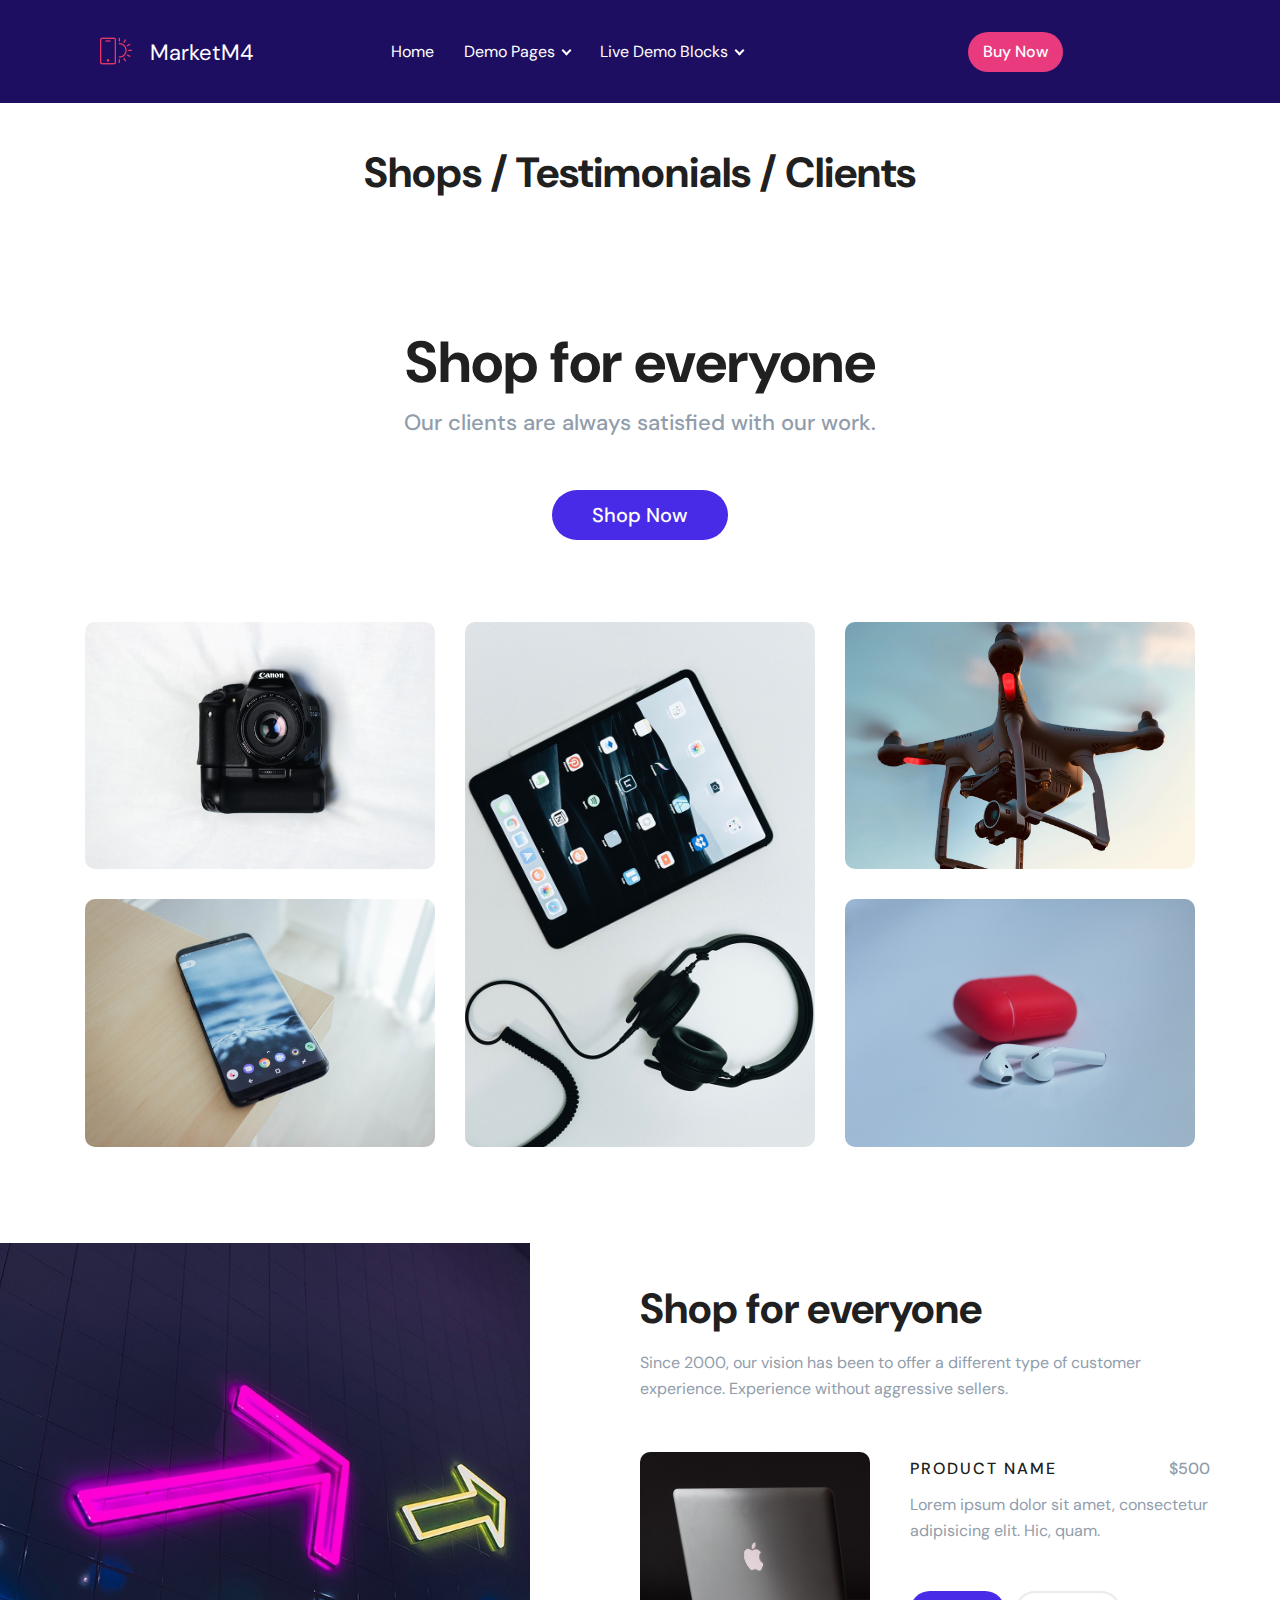
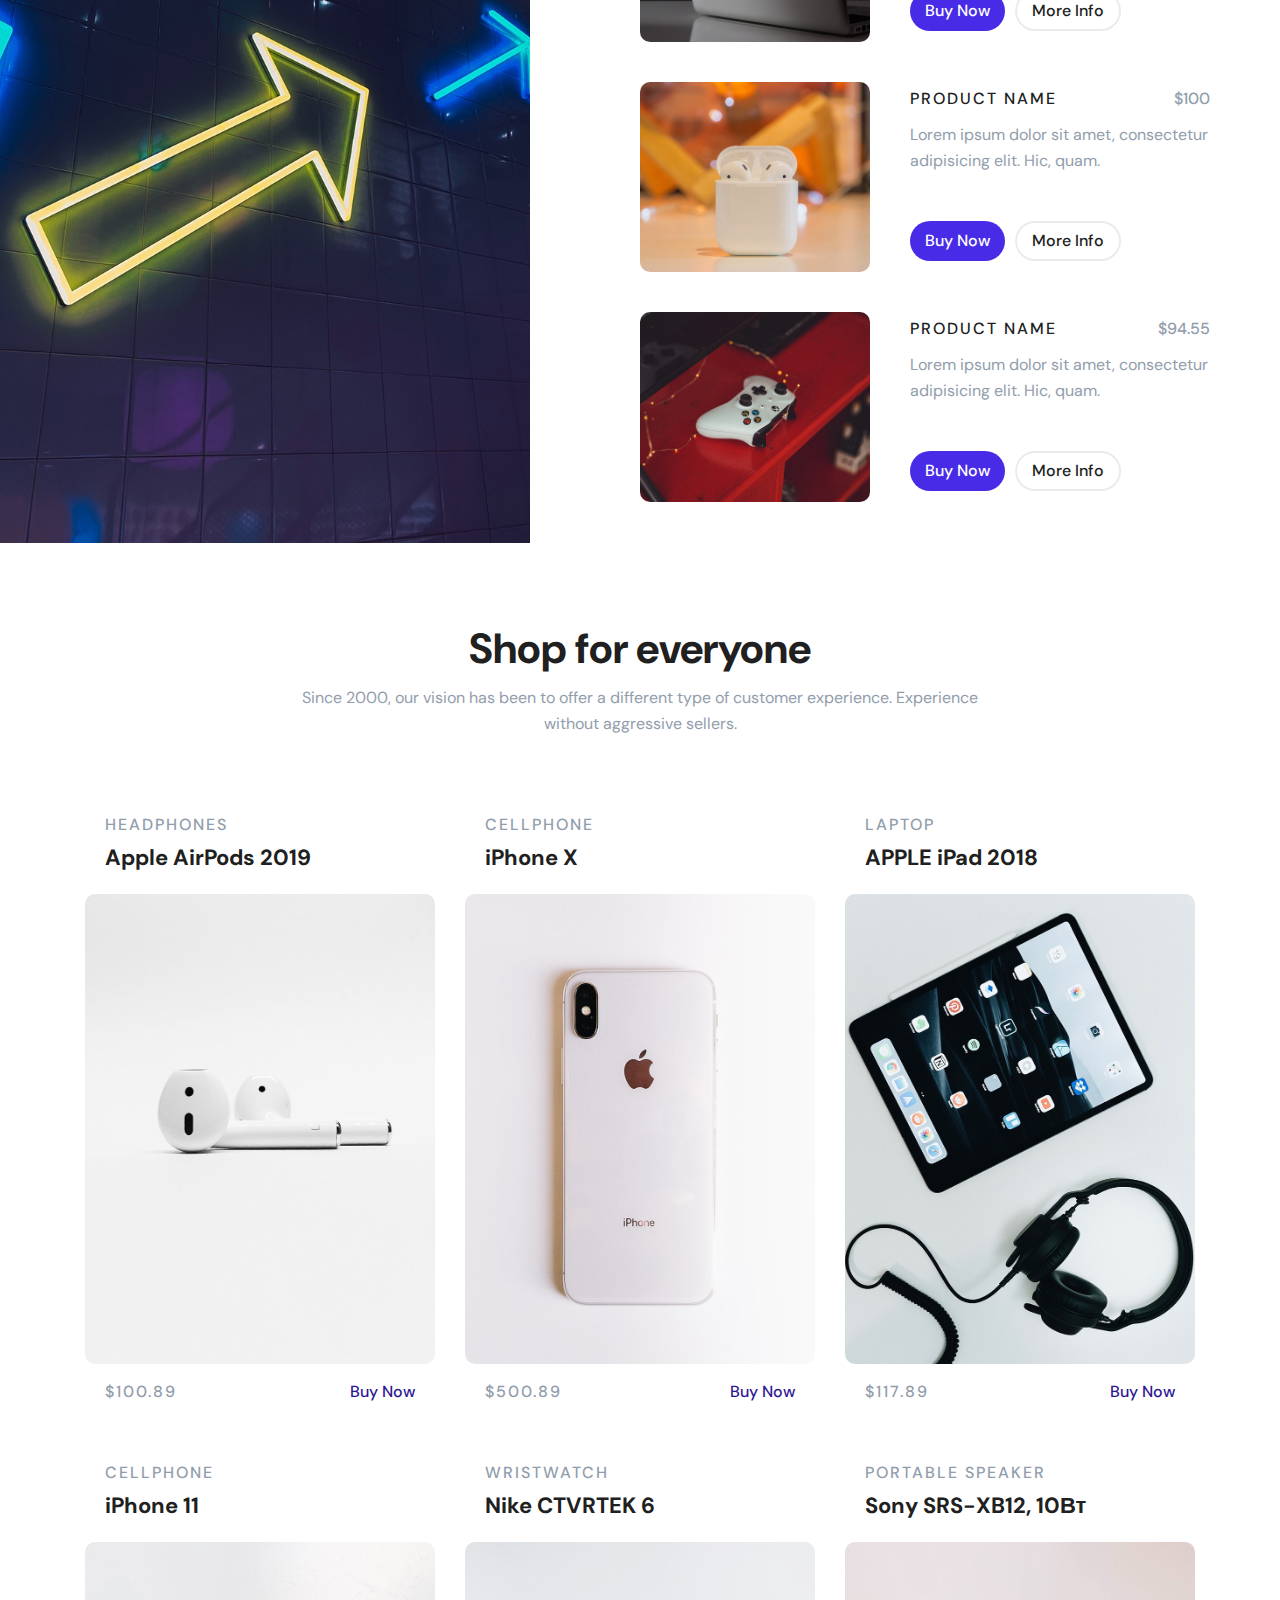
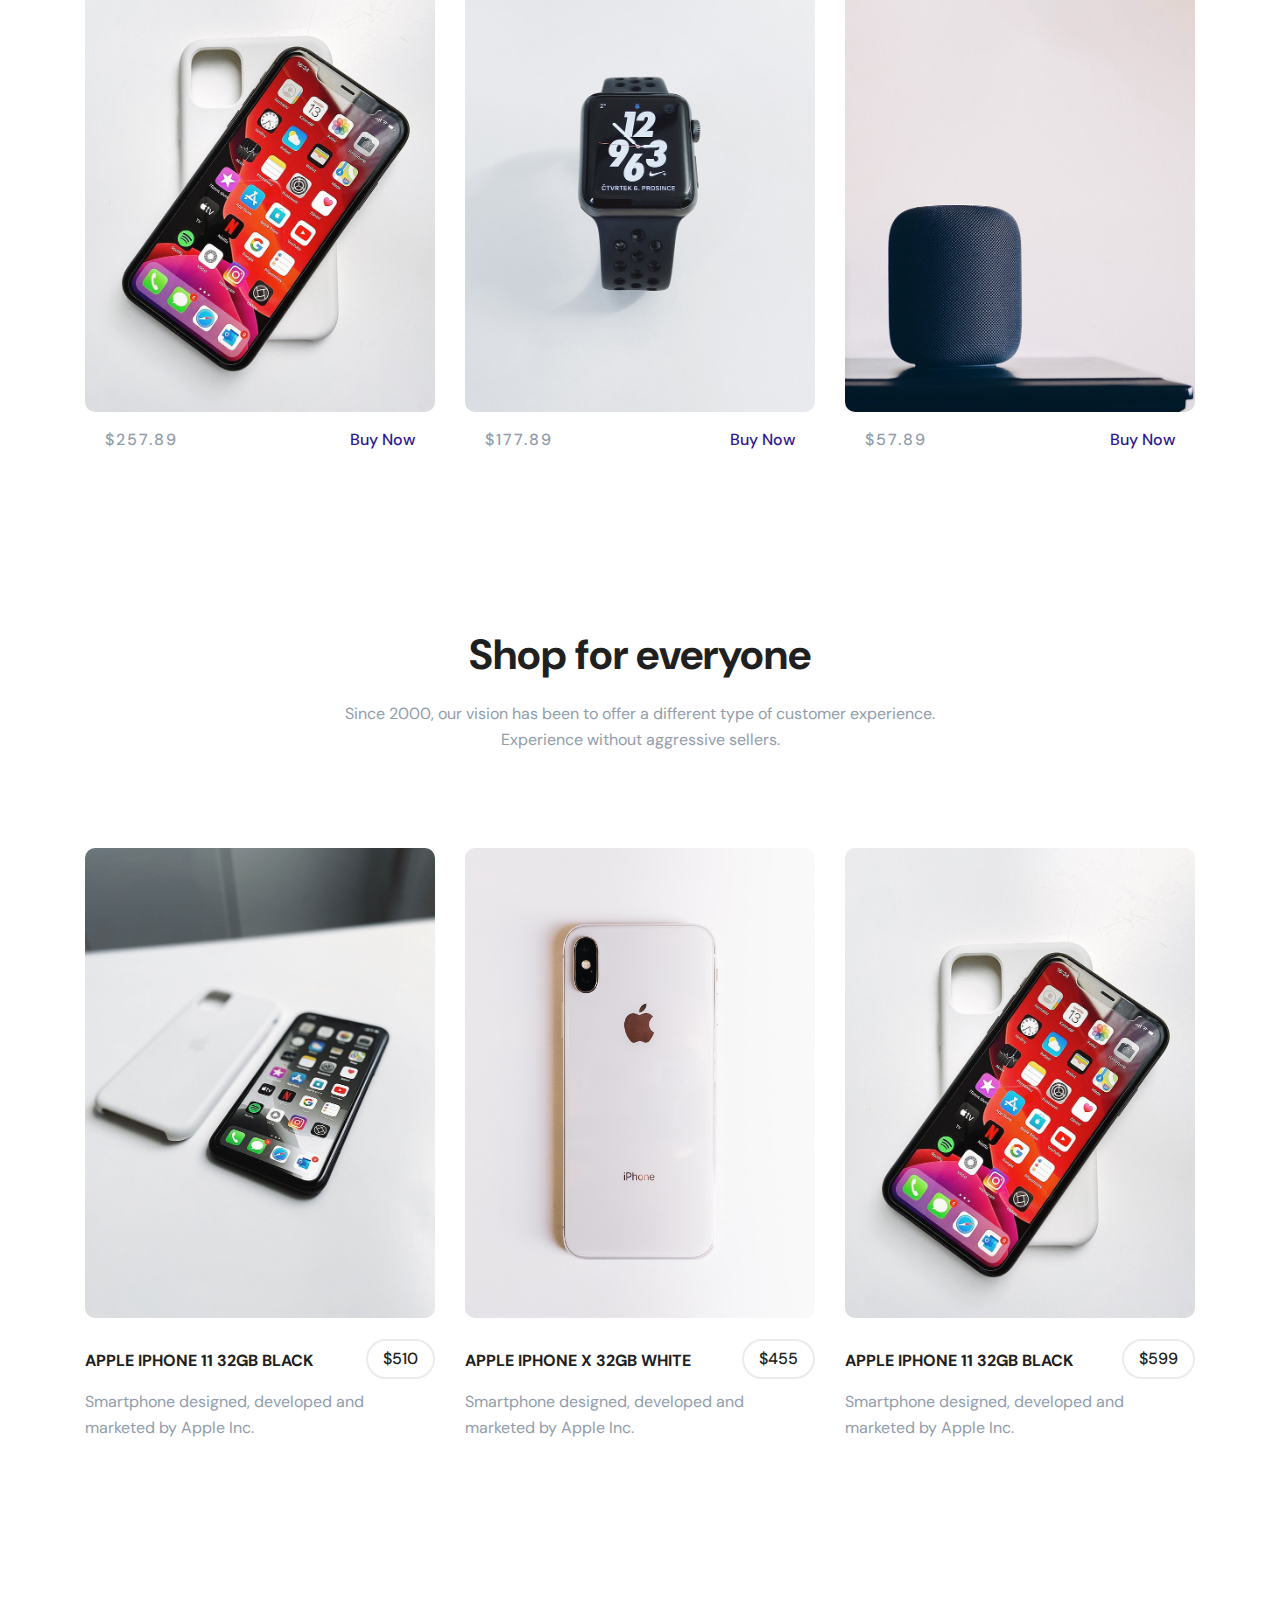
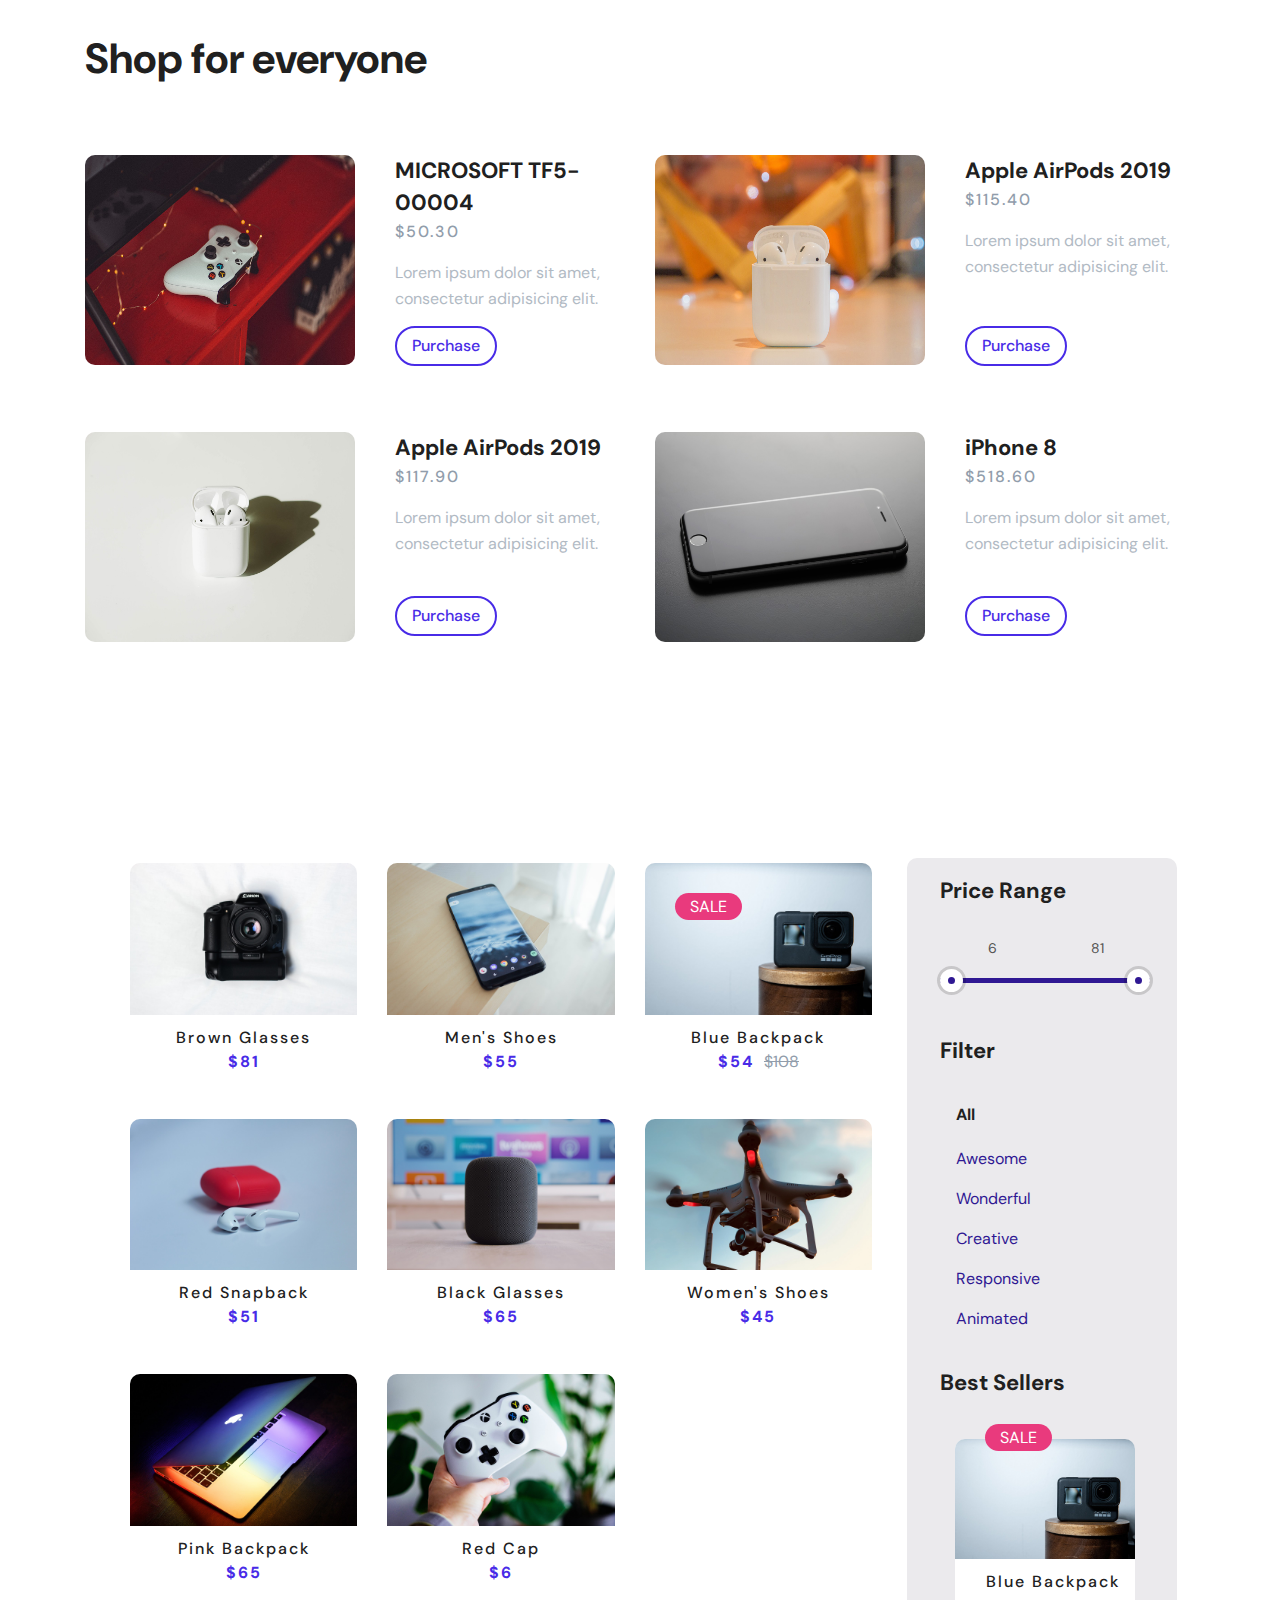
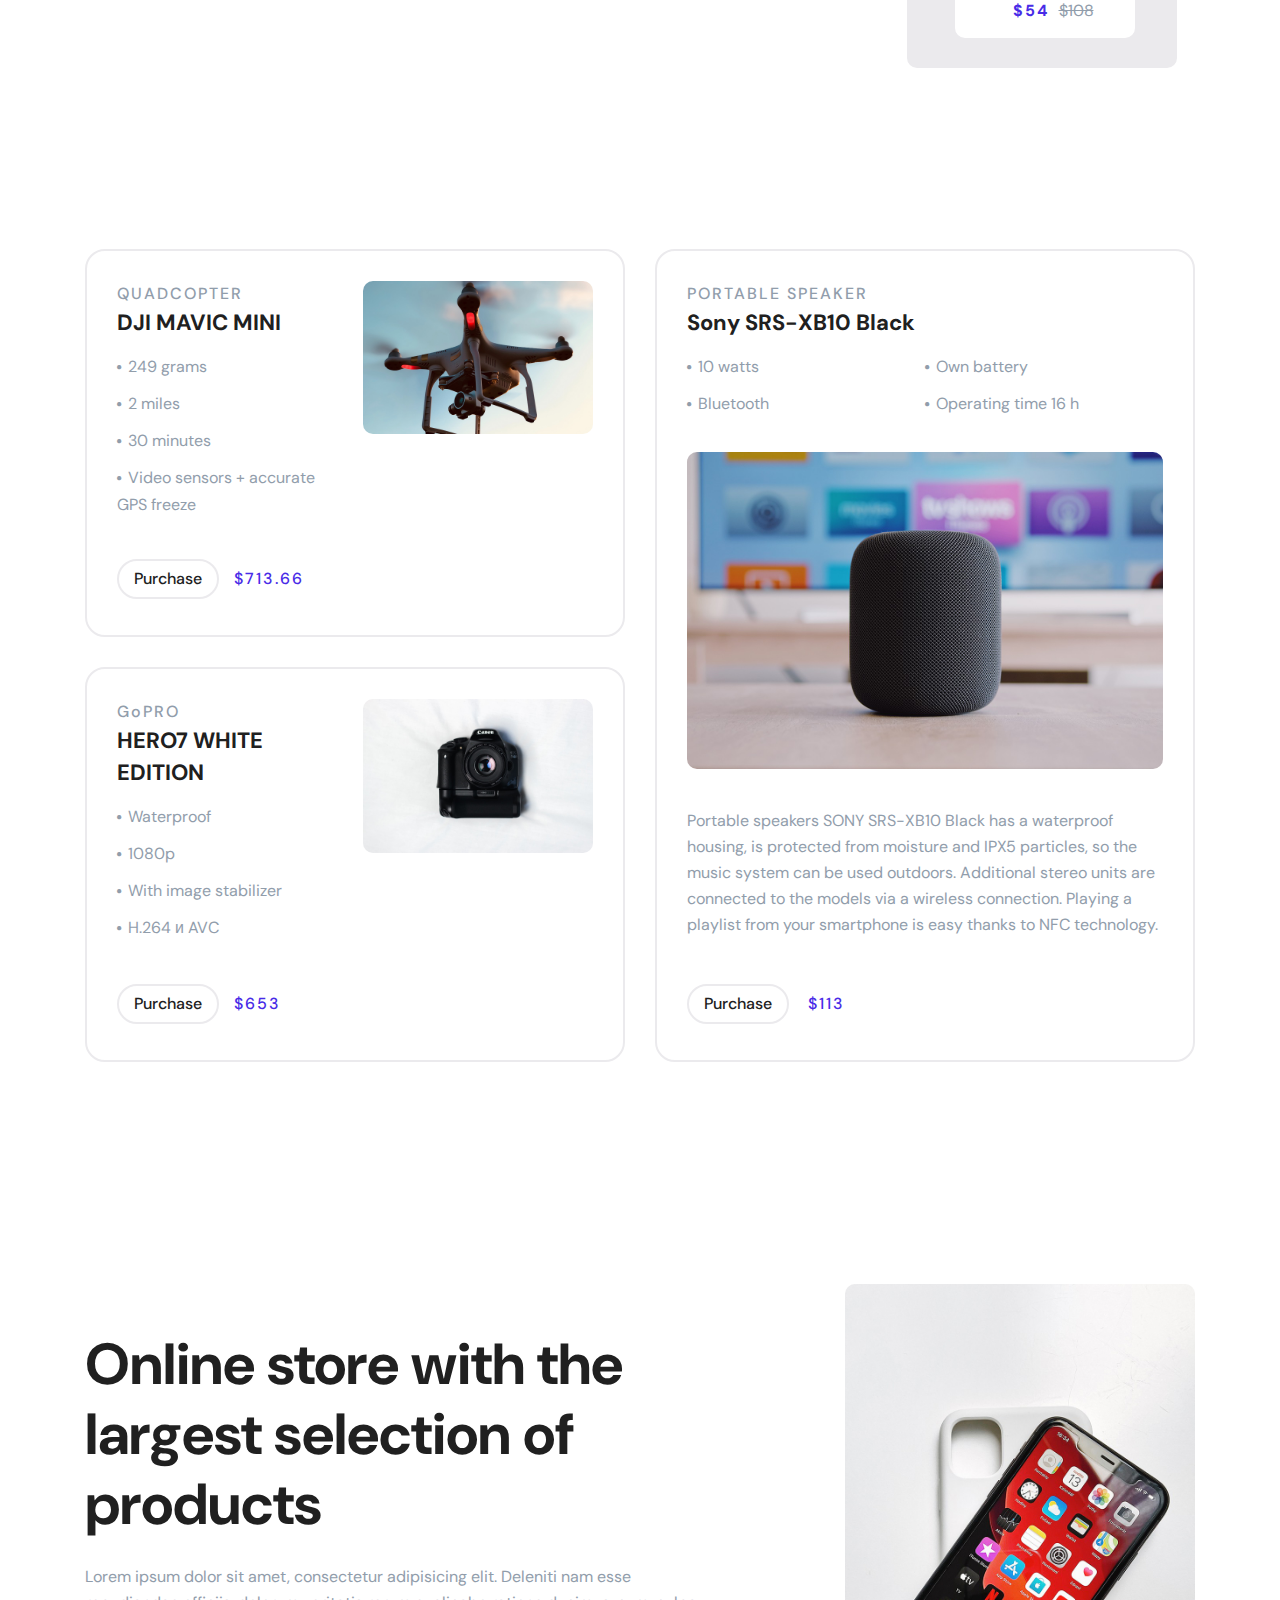
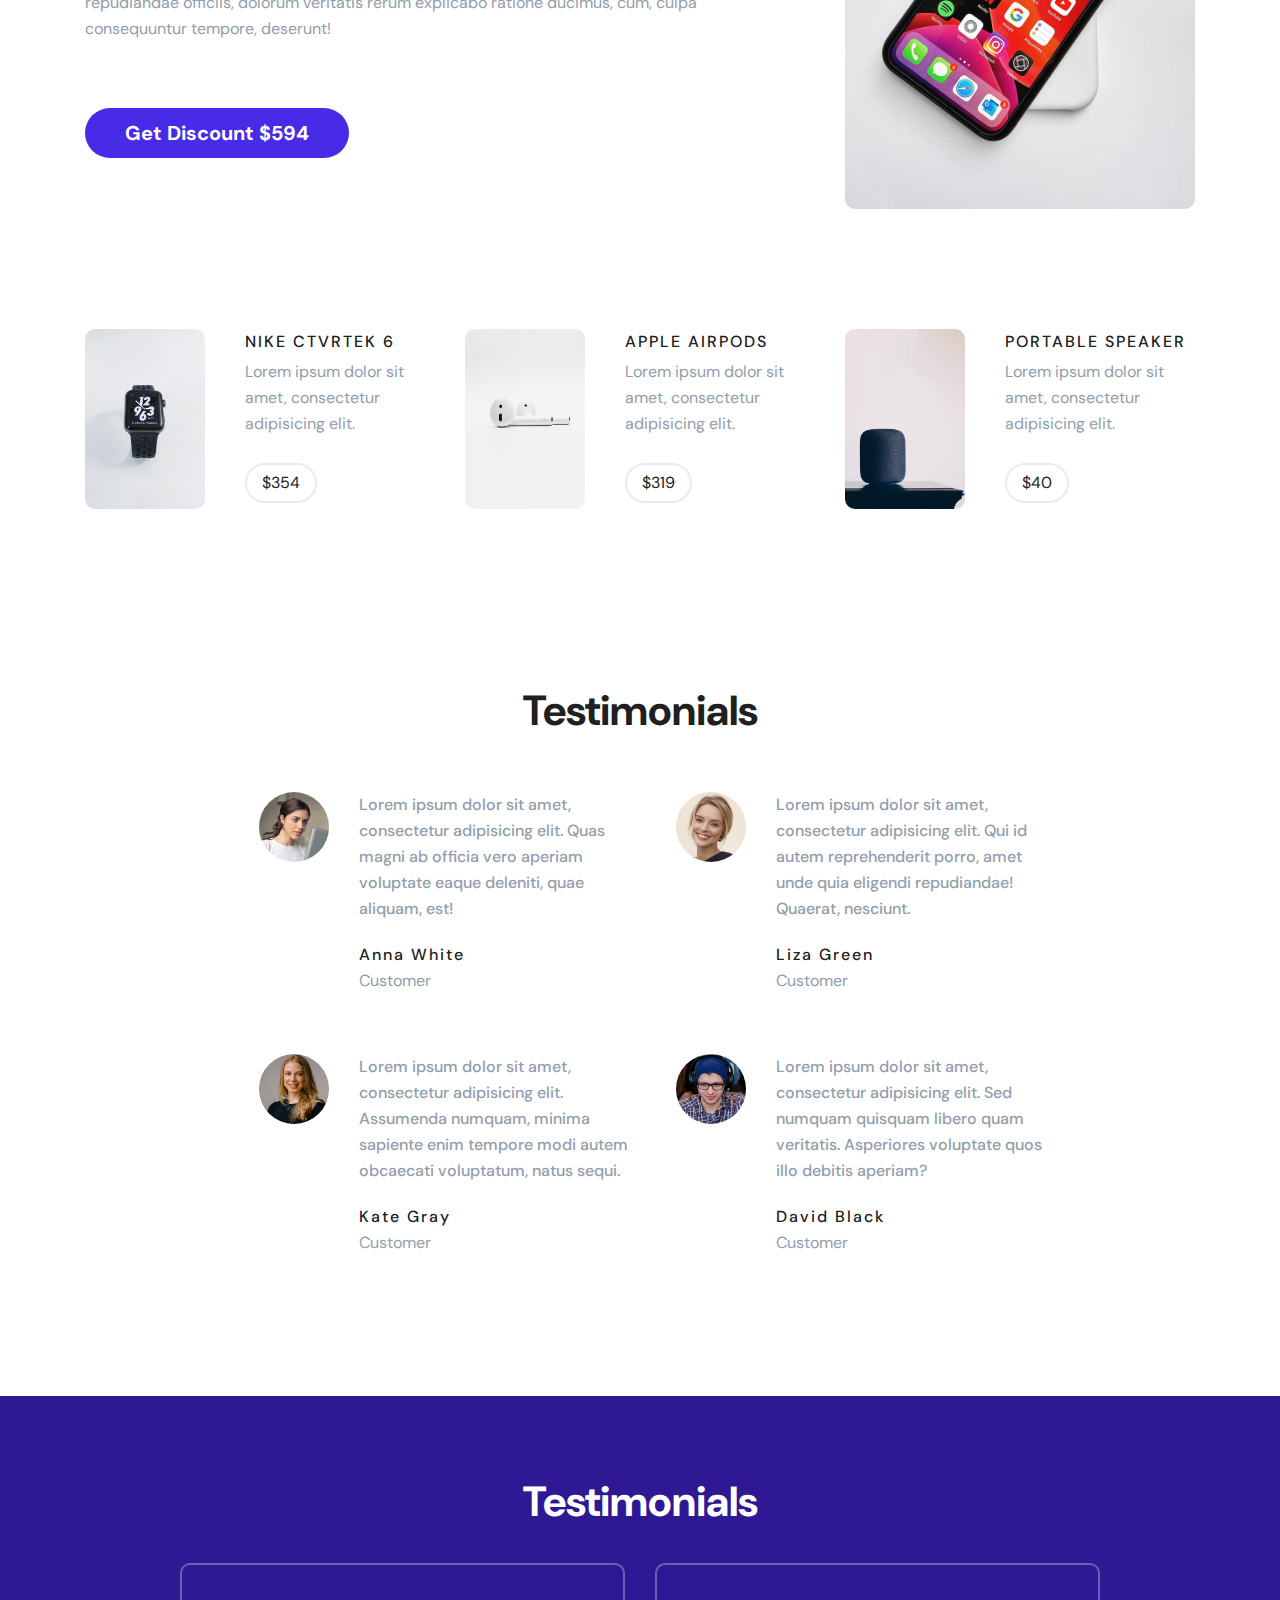
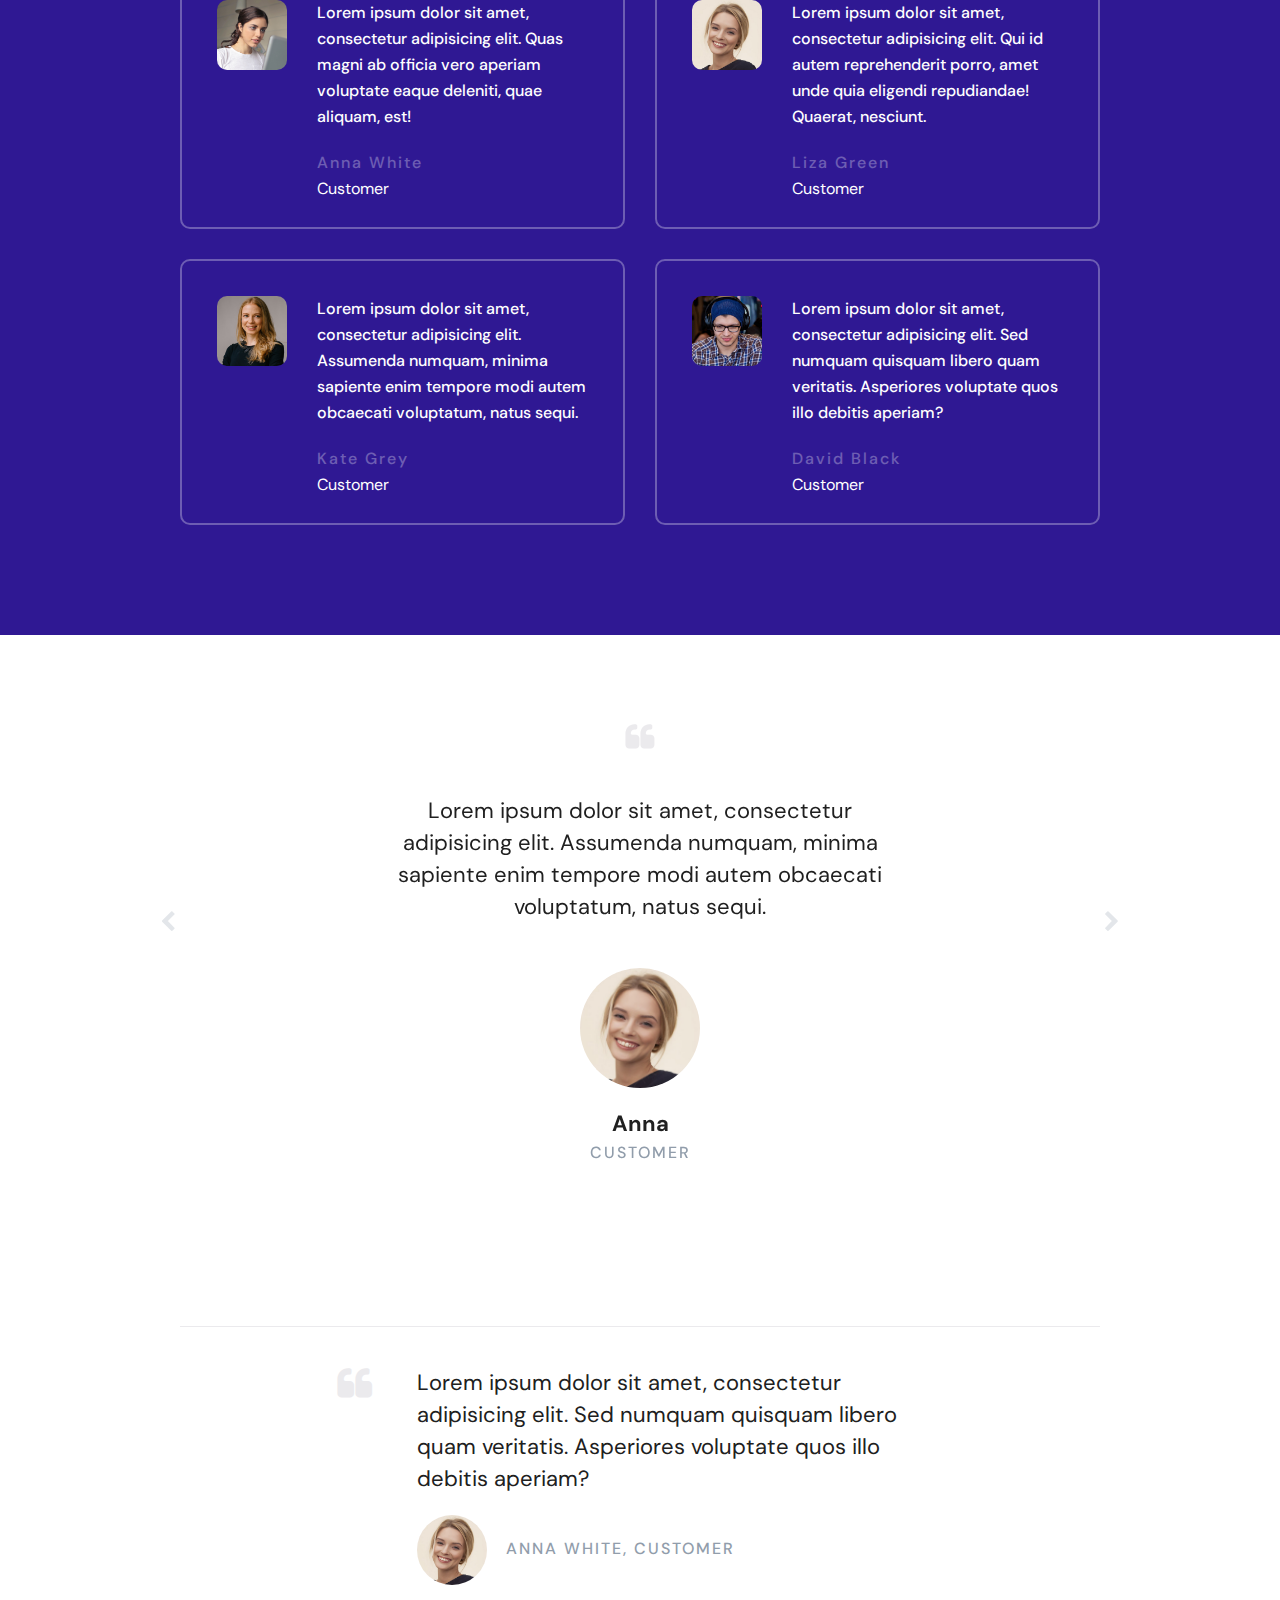
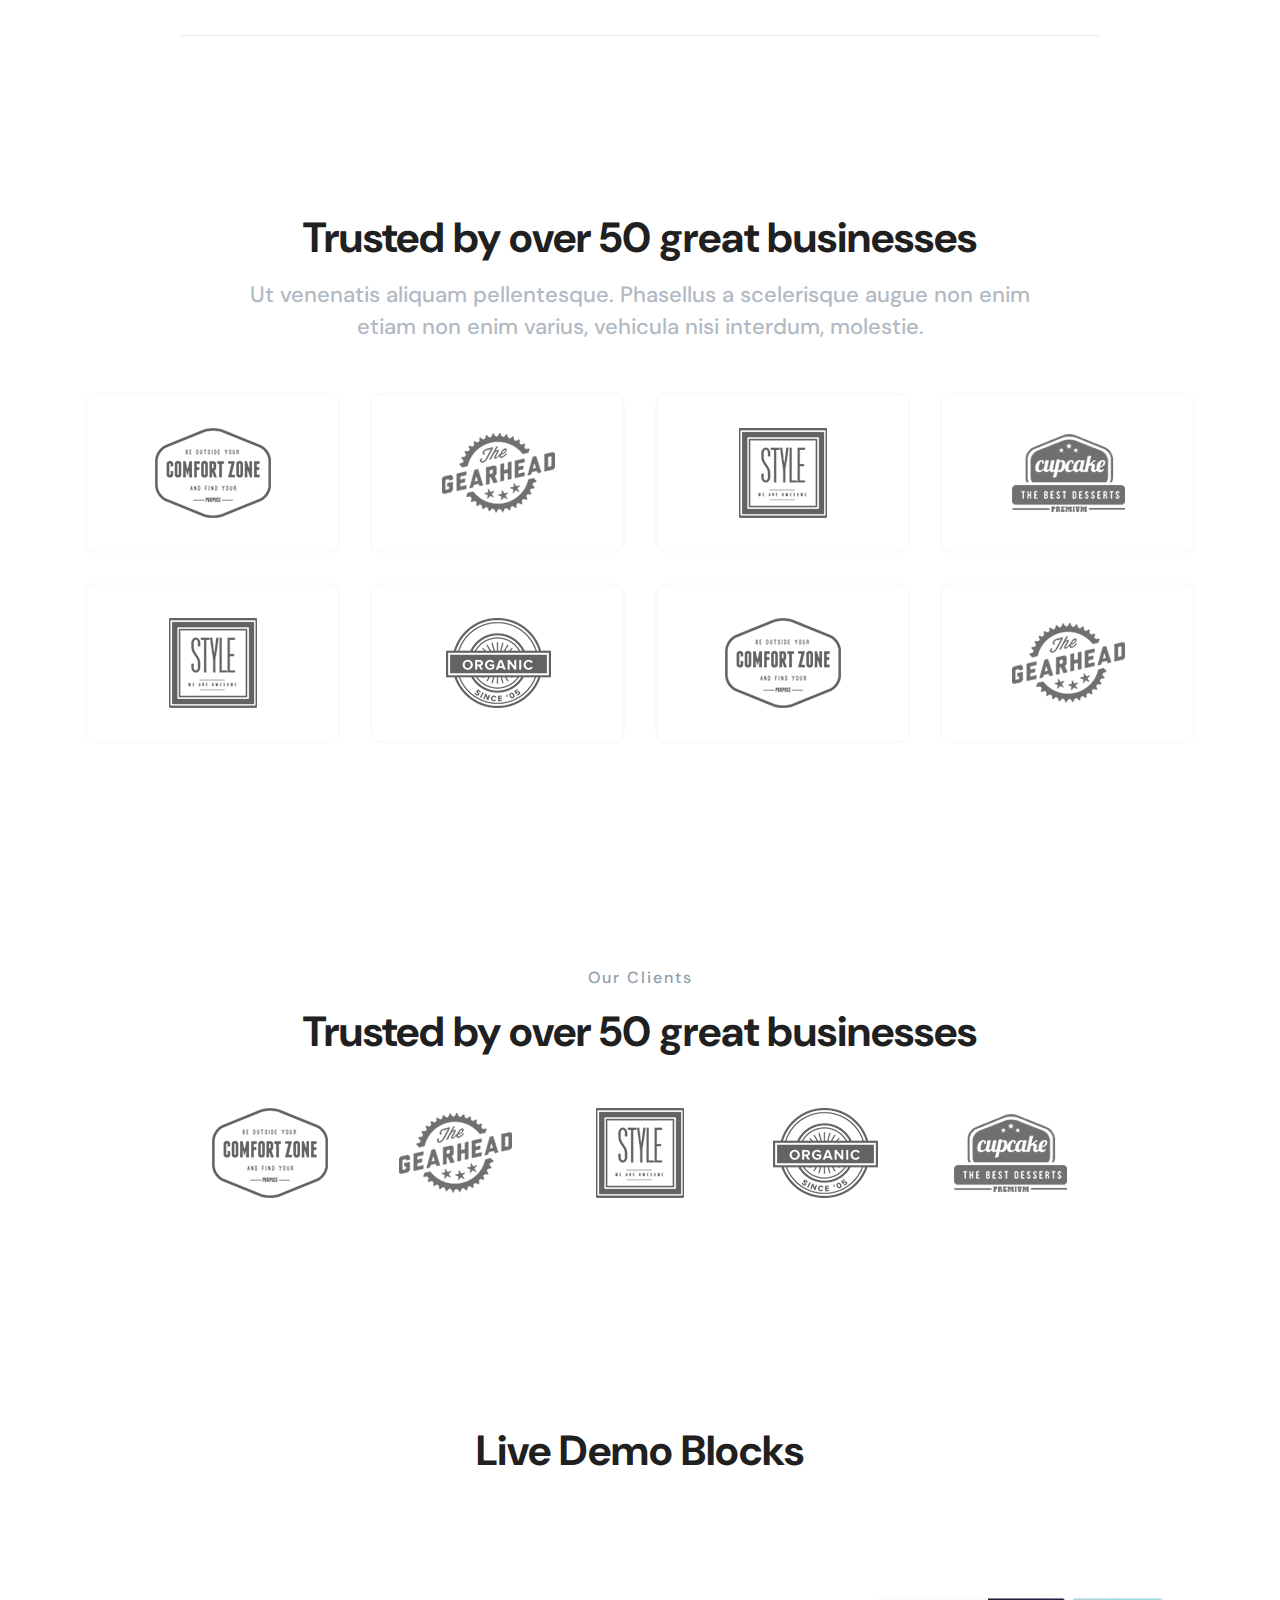
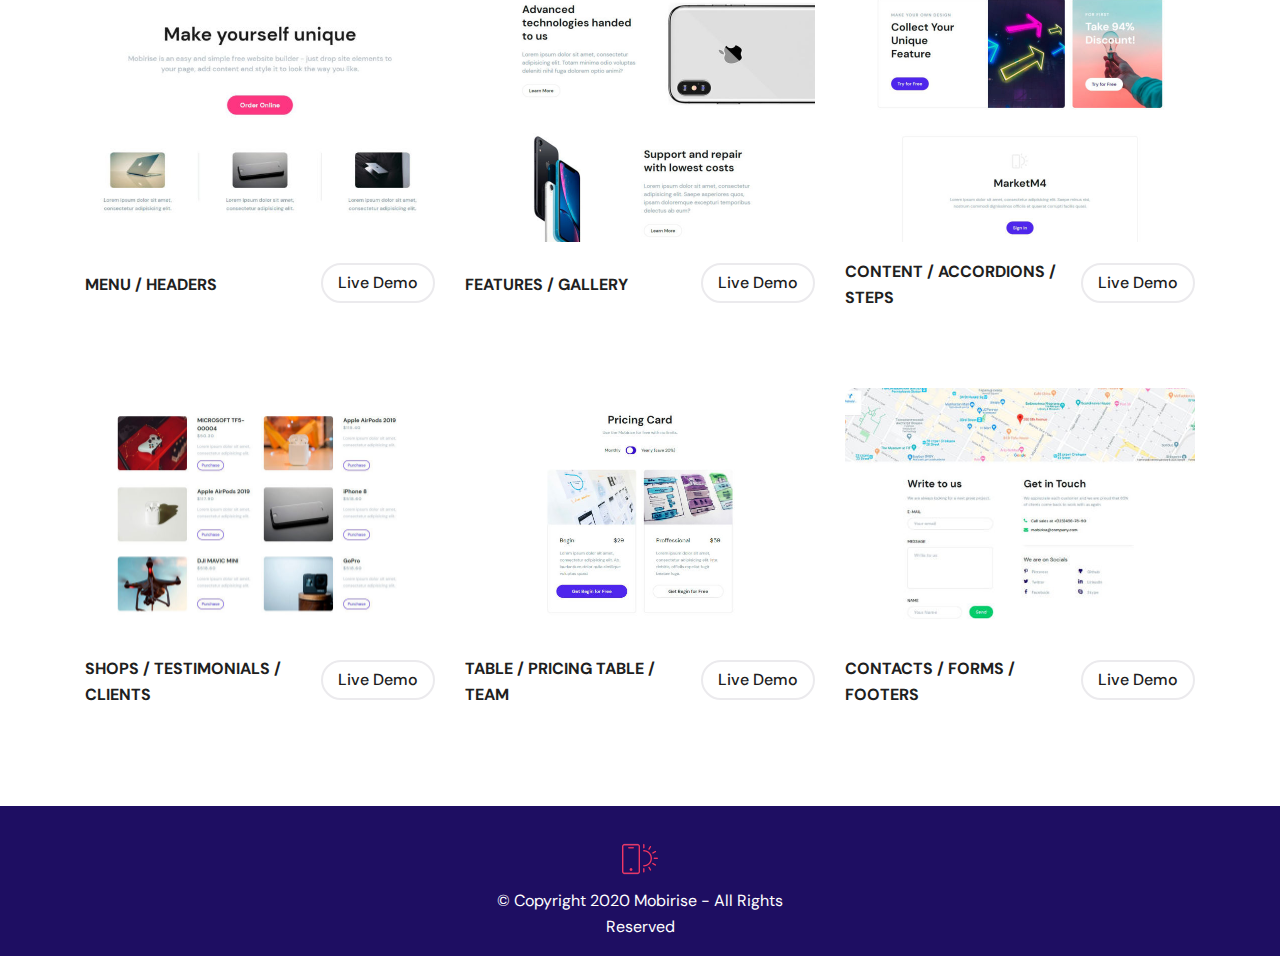
<file: shops.html>
<!DOCTYPE html>
<html  >
<head>
  <!-- Site made with Mobirise Website Builder v4.11.7, https://mobirise.com -->
  <meta charset="UTF-8">
  <meta http-equiv="X-UA-Compatible" content="IE=edge">
  <meta name="generator" content="Mobirise v4.11.7, mobirise.com">
  <meta name="viewport" content="width=device-width, initial-scale=1, minimum-scale=1">
  <link rel="shortcut icon" href="assets/images/logo2-128x128.png" type="image/x-icon">
  <meta name="description" content="New MarketM4 Theme HTML Template - Download Now!">
  
  <title>Shops</title>
  <link rel="stylesheet" href="assets/font-awesome/css/font-awesome.css">
  <link rel="stylesheet" href="assets/tether/tether.min.css">
  <link rel="stylesheet" href="assets/bootstrap/css/bootstrap.min.css">
  <link rel="stylesheet" href="assets/bootstrap/css/bootstrap-grid.min.css">
  <link rel="stylesheet" href="assets/bootstrap/css/bootstrap-reboot.min.css">
  <link rel="stylesheet" href="assets/dropdown/css/style.css">
  <link rel="stylesheet" href="assets/socicon/css/styles.css">
  <link rel="stylesheet" href="assets/theme/css/style.css">
  <link rel="stylesheet" href="assets/gallery/style.css">
  <link rel="stylesheet" href="assets/recaptcha.css">
  <link rel="preload" as="style" href="assets/mobirise/css/mbr-additional.css"><link rel="stylesheet" href="assets/mobirise/css/mbr-additional.css" type="text/css">
  
  
  
</head>
<body>
  <section class="menu1 cid-rNJ7cAqhvF" once="menu" id="menu1-1t">

    
    

    <nav class="navbar navbar-dropdown navbar-fixed-top navbar-expand-lg">
                      <div class="container">
        <div class="navbar-brand">
            <div class="col-lg-auto">
            <span class="navbar-logo">
                <a href="index.html">
                    <img src="assets/images/logo2-128x128.png" alt="Mobirise" title="" style="height: 2rem;">
                </a>
            </span>
            <span class="navbar-caption-wrap"><a class="navbar-caption text-white display-7" href="index.html">
                    MarketM4</a></span>
        </div>
    </div>
        <button class="navbar-toggler" type="button" data-toggle="collapse" data-target="#navbarSupportedContent" aria-controls="navbarNavAltMarkup" aria-expanded="false" aria-label="Toggle navigation">
            <div class="hamburger">
                <span></span>
                <span></span>
                <span></span>
                <span></span>
            </div>
        </button>
      <div class="collapse navbar-collapse col-lg-auto" id="navbarSupportedContent">
            <ul class="navbar-nav nav-dropdown" data-app-modern-menu="true"><li class="nav-item">
                    <a class="nav-link link text-white display-4" href="index.html">
                        Home</a>
                </li>
                <li class="nav-item dropdown">
                    <a class="nav-link link text-white dropdown-toggle display-4" href="https://mobirise.com" data-toggle="dropdown-submenu" aria-expanded="false">Demo Pages</a><div class="dropdown-menu"><a class="text-white dropdown-item display-4" href="pharmacy/index.html">Pharmacy</a><a class="text-white dropdown-item display-4" href="store_craft/index.html" aria-expanded="false">Store Craft</a><a class="text-white dropdown-item display-4" href="sweet_bakery/index.html" aria-expanded="false">Sweet Bakery</a></div>
                </li>
                <li class="nav-item dropdown">
                    <a class="nav-link link text-white dropdown-toggle display-4" href="https://mobirise.com" data-toggle="dropdown-submenu" aria-expanded="false">
                         Live Demo Blocks</a><div class="dropdown-menu"><a class="text-white dropdown-item display-4" href="headers.html">Menu / Headers</a><a class="text-white dropdown-item display-4" href="features.html" aria-expanded="false">Features / Gallery</a><a class="text-white dropdown-item display-4" href="content.html" aria-expanded="false">Content / Accordions / Steps</a><a class="text-white dropdown-item display-4" href="shops.html" aria-expanded="false">Shops / Testimonials / Clients</a><a class="text-white dropdown-item display-4" href="table.html" aria-expanded="false">Table  / Pricing Table / Team</a><a class="text-white dropdown-item display-4" href="contacts.html" aria-expanded="false">Contacts / Forms / Footers</a></div>
                </li></ul>
            
           <div class="navbar-buttons mbr-section-btn col-lg-auto"><a class="btn btn-sm btn-danger display-4" href="https://mobirise.com">
                    Buy Now</a></div>
      </div>
    </div></nav>
</section>

<section class="content9 cid-rOi840BroP" id="content9-3o">

    

    

    <div class="container">
        <div class="row justify-content-center text-center">
            <div class="col-xl-9 col-lg-10">
                
               <h2 class="mbr-section-title mbr-bold mbr-fonts-style display-5">Shops / Testimonials / Clients</h2>
            </div>
                <div class="col-xl-9 col-lg-10">
               
                    
                </div>
               </div>
            </div>
</section>

<section class="shop1 cid-rNJca1Lzbr" id="shop1-1u">

    

    

    <div class="container">
        <div class="row justify-content-center text-center">
           <div class="col-xl-7 text__title">
               <h2 class="mbr-section-title mbr-bold mbr-fonts-style display-2">Shop for everyone</h2>
               <p class="mbr-text mbr-fonts-style display-7">Our clients are always satisfied with our work.</p>
                <div class="mbr-section-btn"><a class="btn btn-lg btn-info display-7" href="https://mobirise.co">Shop Now</a></div>
            </div>
        </div>
        <div class="row justify-content-center text-white block__products">
            <div class="col-lg-4 col-md-7 col-sm-10 d-lg-flex flex-wrap">
                <div class="image__products">
                    <img src="assets/images/shop0.jpg" alt="" data-target="#mbrCarousel" data-slide-to="0" title="">
                    <div class="d-flex flex-column justify-content-between image__inner">
                        <div class="image__inner_top">
                            <p class="inner__text ls2fw500 mbr-fonts-style display-4">GoPro Hero 7</p>
                            <p class="descr__product mbr-fonts-style display-4">Lorem ipsum dolor sit amet, consectetur adipisicing elit.</p>
                        </div>
                        <div class="d-flex flex-wrap justify-content-between align-items-center image__inner_bot">
                        <div class="mbr-section-btn"><a class="btn btn-sm btn-danger display-4" href="https://mobirise.co">Order</a></div>
                            <p class="price__product mbr-fonts-style display-4">$318.44</p>
                        </div>
                    </div>
                </div>
                <div class="image__products">
                    <img src="assets/images/shop1.jpg" alt="" data-target="#mbrCarousel" data-slide-to="0" title="">
                    <div class="d-flex flex-column justify-content-between image__inner">
                        <div class="image__inner_top">
                            <p class="inner__text ls2fw500 mbr-fonts-style display-4">Sumsung Galaxy S9</p>
                            <p class="descr__product mbr-fonts-style display-4">Lorem ipsum dolor sit amet, consectetur adipisicing elit.</p>
                        </div>
                        <div class="d-flex flex-wrap justify-content-between align-items-center image__inner_bot">
                        <div class="mbr-section-btn"><a class="btn btn-sm btn-danger display-4" href="https://mobirise.co">Order</a></div>
                            <p class="price__product mbr-fonts-style display-4">$508</p>
                        </div>
                    </div>
                </div>
            </div>
            <div class="col-lg-4 col-md-7 col-sm-10 d-lg-flex flex-wrap">
                <div class="image__products">
                    <img src="assets/images/big-height4.jpg" alt="" data-target="#mbrCarousel" data-slide-to="0" title="">
                    <div class="d-flex flex-column justify-content-between image__inner">
                        <div class="image__inner_top">
                            <p class="inner__text ls2fw500 mbr-fonts-style display-4">Apple iPad 2018 </p>
                            <p class="descr__product mbr-fonts-style display-4">Lorem ipsum dolor sit amet, consectetur adipisicing elit.</p>
                        </div>
                        <div class="d-flex flex-wrap justify-content-between align-items-center image__inner_bot">
                        <div class="mbr-section-btn"><a class="btn btn-sm btn-danger display-4" href="https://mobirise.co">Order</a></div>
                            <p class="price__product mbr-fonts-style display-4">$588</p>
                        </div>
                    </div>
                </div>
            </div>
            <div class="col-lg-4 col-md-7 col-sm-10 d-lg-flex flex-wrap">
                <div class="image__products">
                    <img src="assets/images/shop5.jpg" alt="" data-target="#mbrCarousel" data-slide-to="0" title="">
                    <div class="d-flex flex-column justify-content-between image__inner">
                        <div class="image__inner_top">
                            <p class="inner__text ls2fw500 mbr-fonts-style display-4">DJI MAVIC MINI</p>
                            <p class="descr__product mbr-fonts-style display-4">Lorem ipsum dolor sit amet, consectetur adipisicing elit.</p>
                        </div>
                        <div class="d-flex flex-wrap justify-content-between align-items-center image__inner_bot">
                        <div class="mbr-section-btn"><a class="btn btn-sm btn-danger display-4" href="https://mobirise.co">Order</a></div>
                            <p class="price__product mbr-fonts-style display-4">$598</p>
                        </div>
                    </div>
                </div>
                <div class="image__products">
                    <img src="assets/images/shop3.jpg" alt="" data-target="#mbrCarousel" data-slide-to="0" title="">
                    <div class="d-flex flex-column justify-content-between image__inner">
                        <div class="image__inner_top">
                            <p class="inner__text ls2fw500 mbr-fonts-style display-4">Apple AirPods 2019</p>
                            <p class="descr__product mbr-fonts-style display-4">Lorem ipsum dolor sit amet, consectetur adipisicing elit.</p>
                        </div>
                        <div class="d-flex flex-wrap justify-content-between align-items-center image__inner_bot">
                        <div class="mbr-section-btn"><a class="btn btn-sm btn-danger display-4" href="https://mobirise.co">Order</a></div>
                            <p class="price__product mbr-fonts-style display-4">$80</p>
                        </div>
                    </div>
                </div>
            </div>
        </div>
    </div>

</section>

<section class="shop2 cid-rNJcagvEuB" id="shop2-1v">

    

    

    <div class="container">
        <div class="row justify-content-between align-itens-center">
           <div class="mb-md-0 col-xl-5 col-lg-4 col-md-2 col-sm-6 d-md-flex align-items-stretch image justify-content-end">
               <img src="assets/images/big-height.jpg" alt="" data-target="#mbrCarousel" data-slide-to="0" title="">
            </div>
            <div class="col-xl-6 col-lg-7 col-md-12 content__block">
               <h2 class="mbr-section-title mbr-bold mbr-fonts-style display-5">Shop for everyone</h2>
               <p class="mbr-text mbr-fonts-style display-4">Since 2000, our vision has been to offer a different type of customer experience. Experience without aggressive sellers.</p>
            <div class="block__products">
                    
            <div class="d-sm-flex align-items-center product__item">
                    <div class="image__item flex-shrink-0">
                        <img src="assets/images/design31.jpg" alt="" data-target="#mbrCarousel" data-slide-to="0" title="">
                    </div>
                    <div class="item__text">
                        <div class="d-flex justify-content-between align-items-baseline item__title">
                            <p class="name__item ls2fw500 mbr-fonts-style display-4">PRODUCT NAME</p>
                            <p class="item__price mbr-fonts-style display-4">$500</p>
                        </div>
                        <div class="item__descr">
                            <p class="descr__text mbr-fonts-style display-4">Lorem ipsum dolor sit amet, consectetur adipisicing elit. Hic, quam.</p>
                        </div>
                        <div class="item__buttons">
                            <div class="mbr-section-btn"><a class="btn btn-sm btn-info display-4" href="https://mobirise.co">Buy Now</a><a class="btn btn-sm btn-warning-outline display-4" href="https://mobirise.co">More Info</a></div>
                        </div>
                    </div>
                </div><div class="d-sm-flex align-items-center product__item">
                    <div class="image__item flex-shrink-0">
                        <img src="assets/images/design21.jpg" alt="" data-target="#mbrCarousel" data-slide-to="0" title="">
                    </div>
                    <div class="item__text">
                        <div class="d-flex justify-content-between align-items-baseline item__title">
                            <p class="name__item ls2fw500 mbr-fonts-style display-4">PRODUCT NAME</p>
                            <p class="item__price mbr-fonts-style display-4">$100</p>
                        </div>
                        <div class="item__descr">
                            <p class="descr__text mbr-fonts-style display-4">Lorem ipsum dolor sit amet, consectetur adipisicing elit. Hic, quam.</p>
                        </div>
                        <div class="item__buttons">
                            <div class="mbr-section-btn"><a class="btn btn-sm btn-info display-4" href="https://mobirise.co">Buy Now</a><a class="btn btn-sm btn-warning-outline display-4" href="https://mobirise.co">More Info</a></div>
                        </div>
                    </div>
                </div><div class="d-sm-flex align-items-center product__item">
                    <div class="image__item flex-shrink-0">
                        <img src="assets/images/design20.jpg" alt="" data-target="#mbrCarousel" data-slide-to="0" title="">
                    </div>
                    <div class="item__text">
                        <div class="d-flex justify-content-between align-items-baseline item__title">
                            <p class="name__item ls2fw500 mbr-fonts-style display-4">PRODUCT NAME</p>
                            <p class="item__price mbr-fonts-style display-4">$94.55</p>
                        </div>
                        <div class="item__descr">
                            <p class="descr__text mbr-fonts-style display-4">Lorem ipsum dolor sit amet, consectetur adipisicing elit. Hic, quam.</p>
                        </div>
                        <div class="item__buttons">
                            <div class="mbr-section-btn"><a class="btn btn-sm btn-info display-4" href="https://mobirise.co">Buy Now</a><a class="btn btn-sm btn-warning-outline display-4" href="https://mobirise.co">More Info</a></div>
                        </div>
                    </div>
                </div></div>
            </div>
            </div>
        </div>
        

</section>

<section class="shop3 cid-rOo4qpLwup" id="shop3-43">

    

    

    <div class="container">
        <div class="row justify-content-center text-center">
           <div class="col-xl-8 col-lg-9 col-md-11">
               <h2 class="mbr-section-title mbr-bold mbr-fonts-style display-5">Shop for everyone</h2>
               <p class="mbr-text mbr-fonts-style display-4">Since 2000, our vision has been to offer a different type of customer experience. Experience without aggressive sellers.</p>
            </div>
        </div>
        <div class="row justify-content-center text-center text-md-left content__block">
            
            <div class="card__products col-lg-4 col-md-6 col-sm-10">
                <div class="title">
                    <p class="card__title ls2fw500 mbr-fonts-style display-4">HEADPHONES</p>
                   <p class="card__name mbr-fonts-style display-7">Apple AirPods 2019</p>
                </div>
                <div class="image">
                    <img src="assets/images/big-height8.jpg" alt="" data-target="#mbrCarousel" data-slide-to="0" title="">
                </div>
                <div class="d-flex align-items-baseline justify-content-between card__bottom">
                    <p class="card__price ls2fw500 mbr-fonts-style display-4">$100.89</p>
                    <a href="#"><p class="card__buy mbr-fonts-style display-4">Buy Now</p></a>
                </div>
            </div><div class="card__products col-lg-4 col-md-6 col-sm-10">
                <div class="title">
                    <p class="card__title ls2fw500 mbr-fonts-style display-4">CELLPHONE</p>
                   <p class="card__name mbr-fonts-style display-7">iPhone X</p>
                </div>
                <div class="image">
                    <img src="assets/images/big-height9.jpg" alt="" data-target="#mbrCarousel" data-slide-to="0" title="">
                </div>
                <div class="d-flex align-items-baseline justify-content-between card__bottom">
                    <p class="card__price ls2fw500 mbr-fonts-style display-4">$500.89</p>
                    <a href="#"><p class="card__buy mbr-fonts-style display-4">Buy Now</p></a>
                </div>
            </div><div class="card__products col-lg-4 col-md-6 col-sm-10">
                <div class="title">
                    <p class="card__title ls2fw500 mbr-fonts-style display-4">LAPTOP</p>
                   <p class="card__name mbr-fonts-style display-7">APPLE iPad 2018&nbsp;</p>
                </div>
                <div class="image">
                    <img src="assets/images/big-height4.jpg" alt="" data-target="#mbrCarousel" data-slide-to="0" title="">
                </div>
                <div class="d-flex align-items-baseline justify-content-between card__bottom">
                    <p class="card__price ls2fw500 mbr-fonts-style display-4">$117.89</p>
                    <a href="#"><p class="card__buy mbr-fonts-style display-4">Buy Now</p></a>
                </div>
            </div><div class="card__products col-lg-4 col-md-6 col-sm-10">
                <div class="title">
                    <p class="card__title ls2fw500 mbr-fonts-style display-4">CELLPHONE</p>
                   <p class="card__name mbr-fonts-style display-7">iPhone 11</p>
                </div>
                <div class="image">
                    <img src="assets/images/big-height0.jpg" alt="" data-target="#mbrCarousel" data-slide-to="0" title="">
                </div>
                <div class="d-flex align-items-baseline justify-content-between card__bottom">
                    <p class="card__price ls2fw500 mbr-fonts-style display-4">$257.89</p>
                    <a href="#"><p class="card__buy mbr-fonts-style display-4">Buy Now</p></a>
                </div>
            </div><div class="card__products col-lg-4 col-md-6 col-sm-10">
                <div class="title">
                    <p class="card__title ls2fw500 mbr-fonts-style display-4">WRISTWATCH</p>
                   <p class="card__name mbr-fonts-style display-7">Nike CTVRTEK 6</p>
                </div>
                <div class="image">
                    <img src="assets/images/big-height2.jpg" alt="" data-target="#mbrCarousel" data-slide-to="0" title="">
                </div>
                <div class="d-flex align-items-baseline justify-content-between card__bottom">
                    <p class="card__price ls2fw500 mbr-fonts-style display-4">$177.89</p>
                    <a href="#"><p class="card__buy mbr-fonts-style display-4">Buy Now</p></a>
                </div>
            </div><div class="card__products col-lg-4 col-md-6 col-sm-10">
                <div class="title">
                    <p class="card__title ls2fw500 mbr-fonts-style display-4">PORTABLE SPEAKER</p>
                   <p class="card__name mbr-fonts-style display-7">Sony&nbsp;SRS-XB12, 10Вт</p>
                </div>
                <div class="image">
                    <img src="assets/images/big-height5.jpg" alt="" data-target="#mbrCarousel" data-slide-to="0" title="">
                </div>
                <div class="d-flex align-items-baseline justify-content-between card__bottom">
                    <p class="card__price ls2fw500 mbr-fonts-style display-4">$57.89</p>
                    <a href="#"><p class="card__buy mbr-fonts-style display-4">Buy Now</p></a>
                </div>
            </div></div>
        </div>
        

</section>

<section class="shop4 cid-rOo4nQ9q4e" id="shop4-42">

    

    

    <div class="container">
        <div class="row justify-content-center text-center">
           <div class="col-xl-7 col-lg-8 col-md-10">
               <h2 class="mbr-section-title mbr-bold mbr-fonts-style display-5">Shop for everyone</h2>
               <p class="mbr-text mbr-fonts-style display-4">Since 2000, our vision has been to offer a different type of customer experience. Experience without aggressive sellers.</p>
            </div>
        </div>
        <div class="row justify-content-center text-center text-md-left content__block">
            
            <div class="card__products col-lg-4 col-md-4 col-sm-8">
                <div class="image">
                    <img src="assets/images/big-height3.jpg" alt="" data-target="#mbrCarousel" data-slide-to="0" title="">
                </div>
                <div class="d-flex flex-column-reverse flex-md-row align-items-center justify-content-between card__bottom">
                    <p class="mt-md-0 card__title mbr-fonts-style display-4">APPLE IPHONE 11 32GB BLACK</p>
                    <div class="mbr-section-btn"><a class="btn btn-sm btn-warning-outline display-4" href="https://mobirise.co">$510</a></div>
                </div>
                <p class="card__descr mbr-fonts-style display-4">Smartphone designed, developed and marketed by Apple Inc.</p>
            </div><div class="card__products col-lg-4 col-md-4 col-sm-8">
                <div class="image">
                    <img src="assets/images/big-height91.jpg" alt="" data-target="#mbrCarousel" data-slide-to="0" title="">
                </div>
                <div class="d-flex flex-column-reverse flex-md-row align-items-center justify-content-between card__bottom">
                    <p class="mt-md-0 card__title mbr-fonts-style display-4">APPLE IPHONE X 32GB WHITE</p>
                    <div class="mbr-section-btn"><a class="btn btn-sm btn-warning-outline display-4" href="https://mobirise.co">$455</a></div>
                </div>
                <p class="card__descr mbr-fonts-style display-4">Smartphone designed, developed and marketed by Apple Inc.</p>
            </div><div class="card__products col-lg-4 col-md-4 col-sm-8">
                <div class="image">
                    <img src="assets/images/big-height0.jpg" alt="" data-target="#mbrCarousel" data-slide-to="0" title="">
                </div>
                <div class="d-flex flex-column-reverse flex-md-row align-items-center justify-content-between card__bottom">
                    <p class="mt-md-0 card__title mbr-fonts-style display-4">APPLE IPHONE 11 32GB BLACK</p>
                    <div class="mbr-section-btn"><a class="btn btn-sm btn-warning-outline display-4" href="https://mobirise.co">$599</a></div>
                </div>
                <p class="card__descr mbr-fonts-style display-4">Smartphone designed, developed and marketed by Apple Inc.</p>
            </div></div>
        </div>
        

</section>

<section class="shop5 cid-rNJcb0qjmb" id="shop5-1y">

    

    

    <div class="container">
       <h2 class="mbr-section-title mbr-bold mbr-fonts-style display-5">Shop for everyone</h2>
        <div class="row align-items-start align-items-lg-stretch wrapper__products">
            
            <div class="col-xl-6 col-lg-10 col-md-6 col-12 d-lg-flex align-items-stretch block__product">
                <div class="image align-self-start">
                     <a href="index.html"><img src="assets/images/design20.jpg" alt="Mobirise" title=""></a>
                </div>
                <div class="block__content">
                    <p class="title__block mbr-fonts-style display-7">MICROSOFT TF5-00004</p>
                    <p class="price__block ls2fw500 mbr-fonts-style display-4">$50.30</p>
               <p class="mbr-text mbr-fonts-style display-4">Lorem ipsum dolor sit amet, consectetur adipisicing elit. </p>
                 <div class="mbr-section-btn"><a class="btn btn-sm btn-info-outline display-4" href="https://mobirise.co">Purchase</a></div>
                </div>
               </div><div class="col-xl-6 col-lg-10 col-md-6 col-12 d-lg-flex align-items-stretch block__product">
                <div class="image align-self-start">
                     <a href="index.html"><img src="assets/images/design21.jpg" alt="Mobirise" title=""></a>
                </div>
                <div class="block__content">
                    <p class="title__block mbr-fonts-style display-7">Apple AirPods 2019</p>
                    <p class="price__block ls2fw500 mbr-fonts-style display-4">$115.40</p>
               <p class="mbr-text mbr-fonts-style display-4">Lorem ipsum dolor sit amet, consectetur adipisicing elit. </p>
                 <div class="mbr-section-btn"><a class="btn btn-sm btn-info-outline display-4" href="https://mobirise.co">Purchase</a></div>
                </div>
               </div><div class="col-xl-6 col-lg-10 col-md-6 col-12 d-lg-flex align-items-stretch block__product">
                <div class="image align-self-start">
                     <a href="index.html"><img src="assets/images/design23.jpg" alt="Mobirise" title=""></a>
                </div>
                <div class="block__content">
                    <p class="title__block mbr-fonts-style display-7">Apple AirPods 2019</p>
                    <p class="price__block ls2fw500 mbr-fonts-style display-4">$117.90</p>
               <p class="mbr-text mbr-fonts-style display-4">Lorem ipsum dolor sit amet, consectetur adipisicing elit. </p>
                 <div class="mbr-section-btn"><a class="btn btn-sm btn-info-outline display-4" href="https://mobirise.co">Purchase</a></div>
                </div>
               </div><div class="col-xl-6 col-lg-10 col-md-6 col-12 d-lg-flex align-items-stretch block__product">
                <div class="image align-self-start">
                     <a href="index.html"><img src="assets/images/design33.jpg" alt="Mobirise" title=""></a>
                </div>
                <div class="block__content">
                    <p class="title__block mbr-fonts-style display-7">iPhone 8</p>
                    <p class="price__block ls2fw500 mbr-fonts-style display-4">$518.60</p>
               <p class="mbr-text mbr-fonts-style display-4">Lorem ipsum dolor sit amet, consectetur adipisicing elit. </p>
                 <div class="mbr-section-btn"><a class="btn btn-sm btn-info-outline display-4" href="https://mobirise.co">Purchase</a></div>
                </div>
               </div></div>
        </div>
</section>

<section class="extShop mbr-gallery cid-rNJcbtBwss" id="shop6-1z">

    

    <!-- <div class="big-container"> -->
    <div class="container">
        <div class="mbr-shop" show-sidebar="" shop__showsidebar="" show-buttons=""><!-- Shop Gallery --><div class="row mbr-shop__row col-md-12"><div class="wrapper-shop-items col-xl-9"><div class="mbr-gallery-row"><div><div class="shop-items"><div class="mbr-gallery-item" data-tags="Awesome" data-slide-to="0" data-seller="false" data-price="81" data-oldprice="162"><div class="item_overlay" data-toggle="modal"></div><div class="galleryItem" data-toggle="modal"><div class="style_overlay"></div><div class="img_wraper"><img src="assets/images/shop0.jpg"></div><span class="onsale mbr-fonts-style display-4" data-onsale="false" style="display: none;">SALE</span><div class="sidebar_wraper"><h4 class="item-title mbr-fonts-style mbr-text display-5">Brown Glasses</h4><div class="price-block"><span class="shop-item-price mbr-fonts-style display-5">$81</span><span class="oldprice mbr-fonts-style display-7" style="display: none;">$162</span></div><div class="card-description">Casual shoes (contact us for sizing)<br><br><ul><li>Lightweight textured fabric</li> <li>Rounded v-neckline</li> <li>Pom pom trims</li> <li>Regular fit – true to size</li></ul> <br>Duis auctor hendrerit nisi, at lacinia ex vulputate quis. Suspendisse convallis iaculis tortor, quis mattis lectus rutrum a.<br><br>Product code: <strong>385DDF5p</strong></div><div class="mbr-section-btn" buttons="0" style="display: none;"><a class="btn btn-primary display-7" href="https://mobirise.com">Buy now!</a></div></div></div></div><div class="mbr-gallery-item" data-tags="Wonderful" data-slide-to="1" data-seller="false" data-price="55" data-oldprice="110"><div class="item_overlay" data-toggle="modal"></div><div class="galleryItem" data-toggle="modal"><div class="style_overlay"></div><div class="img_wraper"><img src="assets/images/shop1.jpg"></div><span class="onsale mbr-fonts-style display-4" data-onsale="false" style="display: none;">SALE</span><div class="sidebar_wraper"><h4 class="item-title mbr-fonts-style mbr-text display-5">Men's Shoes</h4><div class="price-block"><span class="shop-item-price mbr-fonts-style display-5">$55</span><span class="oldprice mbr-fonts-style display-7" style="display: none;">$110</span></div><div class="card-description">Casual shoes (contact us for sizing)<br><br><ul><li>Lightweight textured fabric</li> <li>Rounded v-neckline</li> <li>Pom pom trims</li> <li>Regular fit – true to size</li></ul> <br>Duis auctor hendrerit nisi, at lacinia ex vulputate quis. Suspendisse convallis iaculis tortor, quis mattis lectus rutrum a.<br><br>Product code: <strong>385DDF5p</strong></div><div class="mbr-section-btn" buttons="0" style="display: none;"><a class="btn btn-primary display-7" href="https://mobirise.com">Buy now!</a></div></div></div></div><div class="mbr-gallery-item" data-tags="Creative" data-slide-to="2" data-seller="true" data-price="54" data-oldprice="108"><div class="item_overlay" data-toggle="modal"></div><div class="galleryItem" data-toggle="modal"><div class="style_overlay"></div><div class="img_wraper"><img src="assets/images/shop2.jpg"></div><span class="onsale mbr-fonts-style display-4" data-onsale="true">SALE</span><div class="sidebar_wraper"><h4 class="item-title mbr-fonts-style mbr-text display-5">Blue Backpack</h4><div class="price-block"><span class="shop-item-price mbr-fonts-style display-5">$54</span><span class="oldprice mbr-fonts-style display-7">$108</span></div><div class="card-description">Casual shoes (contact us for sizing)<br><br><ul><li>Lightweight textured fabric</li> <li>Rounded v-neckline</li> <li>Pom pom trims</li> <li>Regular fit – true to size</li></ul> <br>Duis auctor hendrerit nisi, at lacinia ex vulputate quis. Suspendisse convallis iaculis tortor, quis mattis lectus rutrum a.<br><br>Product code: <strong>385DDF5p</strong></div><div class="mbr-section-btn" buttons="0" style="display: none;"><a class="btn btn-primary display-7" href="https://mobirise.com">Buy now!</a></div></div></div></div><div class="mbr-gallery-item" data-tags="Awesome" data-slide-to="3" data-seller="false" data-price="51" data-oldprice="102"><div class="item_overlay" data-toggle="modal"></div><div class="galleryItem" data-toggle="modal"><div class="style_overlay"></div><div class="img_wraper"><img src="assets/images/shop3.jpg"></div><span class="onsale mbr-fonts-style display-4" data-onsale="false" style="display: none;">SALE</span><div class="sidebar_wraper"><h4 class="item-title mbr-fonts-style mbr-text display-5">Red Snapback</h4><div class="price-block"><span class="shop-item-price mbr-fonts-style display-5">$51</span><span class="oldprice mbr-fonts-style display-7" style="display: none;">$102</span></div><div class="card-description">Casual shoes (contact us for sizing)<br><br><ul><li>Lightweight textured fabric</li> <li>Rounded v-neckline</li> <li>Pom pom trims</li> <li>Regular fit – true to size</li></ul> <br>Duis auctor hendrerit nisi, at lacinia ex vulputate quis. Suspendisse convallis iaculis tortor, quis mattis lectus rutrum a.<br><br>Product code: <strong>385DDF5p</strong></div><div class="mbr-section-btn" buttons="0" style="display: none;"><a class="btn btn-primary display-7" href="https://mobirise.com">Buy now!</a></div></div></div></div><div class="mbr-gallery-item" data-tags="Responsive" data-slide-to="4" data-seller="false" data-price="65" data-oldprice="130"><div class="item_overlay" data-toggle="modal"></div><div class="galleryItem" data-toggle="modal"><div class="style_overlay"></div><div class="img_wraper"><img src="assets/images/shop4.jpg"></div><span class="onsale mbr-fonts-style display-4" data-onsale="false" style="display: none;">SALE</span><div class="sidebar_wraper"><h4 class="item-title mbr-fonts-style mbr-text display-5">Black Glasses</h4><div class="price-block"><span class="shop-item-price mbr-fonts-style display-5">$65</span><span class="oldprice mbr-fonts-style display-7" style="display: none;">$130</span></div><div class="card-description">Casual shoes (contact us for sizing)<br><br><ul><li>Lightweight textured fabric</li> <li>Rounded v-neckline</li> <li>Pom pom trims</li> <li>Regular fit – true to size</li></ul> <br>Duis auctor hendrerit nisi, at lacinia ex vulputate quis. Suspendisse convallis iaculis tortor, quis mattis lectus rutrum a.<br><br>Product code: <strong>385DDF5p</strong></div><div class="mbr-section-btn" buttons="0" style="display: none;"><a class="btn btn-primary display-7" href="https://mobirise.com">Buy now!</a></div></div></div></div><div class="mbr-gallery-item" data-tags="Creative" data-slide-to="5" data-seller="false" data-price="45" data-oldprice="90"><div class="item_overlay" data-toggle="modal"></div><div class="galleryItem" data-toggle="modal"><div class="style_overlay"></div><div class="img_wraper"><img src="assets/images/shop5.jpg"></div><span class="onsale mbr-fonts-style display-4" data-onsale="false" style="display: none;">SALE</span><div class="sidebar_wraper"><h4 class="item-title mbr-fonts-style mbr-text display-5">Women's Shoes</h4><div class="price-block"><span class="shop-item-price mbr-fonts-style display-5">$45</span><span class="oldprice mbr-fonts-style display-7" style="display: none;">$90</span></div><div class="card-description">Casual shoes (contact us for sizing)<br><br><ul><li>Lightweight textured fabric</li> <li>Rounded v-neckline</li> <li>Pom pom trims</li> <li>Regular fit – true to size</li></ul> <br>Duis auctor hendrerit nisi, at lacinia ex vulputate quis. Suspendisse convallis iaculis tortor, quis mattis lectus rutrum a.<br><br>Product code: <strong>385DDF5p</strong></div><div class="mbr-section-btn" buttons="0" style="display: none;"><a class="btn btn-primary display-7" href="https://mobirise.com">Buy now!</a></div></div></div></div><div class="mbr-gallery-item" data-tags="Animated" data-slide-to="6" data-seller="false" data-price="65" data-oldprice="130"><div class="item_overlay" data-toggle="modal"></div><div class="galleryItem" data-toggle="modal"><div class="style_overlay"></div><div class="img_wraper"><img src="assets/images/shop6.jpg"></div><span class="onsale mbr-fonts-style display-4" data-onsale="false" style="display: none;">SALE</span><div class="sidebar_wraper"><h4 class="item-title mbr-fonts-style mbr-text display-5">Pink Backpack</h4><div class="price-block"><span class="shop-item-price mbr-fonts-style display-5">$65</span><span class="oldprice mbr-fonts-style display-7" style="display: none;">$130</span></div><div class="card-description">Casual shoes (contact us for sizing)<br><br><ul><li>Lightweight textured fabric</li> <li>Rounded v-neckline</li> <li>Pom pom trims</li> <li>Regular fit – true to size</li></ul> <br>Duis auctor hendrerit nisi, at lacinia ex vulputate quis. Suspendisse convallis iaculis tortor, quis mattis lectus rutrum a.<br><br>Product code: <strong>385DDF5p</strong></div><div class="mbr-section-btn" buttons="0" style="display: none;"><a class="btn btn-primary display-7" href="https://mobirise.com">Buy now!</a></div></div></div></div><div class="mbr-gallery-item" data-tags="Awesome" data-slide-to="7" data-seller="false" data-price="6" data-oldprice="12"><div class="item_overlay" data-toggle="modal"></div><div class="galleryItem" data-toggle="modal"><div class="style_overlay"></div><div class="img_wraper"><img src="assets/images/shop7.jpg"></div><span class="onsale mbr-fonts-style display-4" data-onsale="false" style="display: none;">SALE</span><div class="sidebar_wraper"><h4 class="item-title mbr-fonts-style mbr-text display-5">Red Cap</h4><div class="price-block"><span class="shop-item-price mbr-fonts-style display-5">$6</span><span class="oldprice mbr-fonts-style display-7" style="display: none;">$12</span></div><div class="card-description">Casual shoes (contact us for sizing)<br><br><ul><li>Lightweight textured fabric</li> <li>Rounded v-neckline</li> <li>Pom pom trims</li> <li>Regular fit – true to size</li></ul> <br>Duis auctor hendrerit nisi, at lacinia ex vulputate quis. Suspendisse convallis iaculis tortor, quis mattis lectus rutrum a.<br><br>Product code: <strong>385DDF5p</strong></div><div class="mbr-section-btn" buttons="0" style="display: none;"><a class="btn btn-primary display-7" href="https://mobirise.com">Buy now!</a></div></div></div></div></div></div><div class="clearfix"></div></div></div><div class="col-xl-3 sidebar"><div class="sidebar-background"></div><div class="sidebar-block container bestseller-block"><h4 class="sidebar-title mbr-fonts-style mbr-text display-7">Best Sellers</h4><div class="bestsellers col-md-12" onselectstart="return false"><div class="mbr-gallery-item" data-tags="Creative" data-slide-to="2" data-seller="true" data-price="54" data-oldprice="108"><div class="item_overlay" data-toggle="modal"></div><div class="galleryItem" data-toggle="modal"><div class="style_overlay"></div><div class="img_wraper"><img src="assets/images/shop2.jpg"></div><span class="onsale mbr-fonts-style display-4" data-onsale="true">SALE</span><div class="sidebar_wraper"><h4 class="item-title mbr-fonts-style mbr-text display-5">Blue Backpack</h4><div class="price-block"><span class="shop-item-price mbr-fonts-style display-5">$54</span><span class="oldprice mbr-fonts-style display-7">$108</span></div><div class="card-description">Casual shoes (contact us for sizing)<br><br><ul><li>Lightweight textured fabric</li> <li>Rounded v-neckline</li> <li>Pom pom trims</li> <li>Regular fit – true to size</li></ul> <br>Duis auctor hendrerit nisi, at lacinia ex vulputate quis. Suspendisse convallis iaculis tortor, quis mattis lectus rutrum a.<br><br>Product code: <strong>385DDF5p</strong></div><div class="mbr-section-btn" buttons="0" style="display: none;"><a class="btn btn-primary display-7" href="https://mobirise.com">Buy now!</a></div></div></div></div></div></div><div class="sidebar-block container range-slider"><h4 class="sidebar-title mbr-fonts-style mbr-text display-7">Price Range</h4><div class="filter-cost" onselectstart="return false"><div class="price-controls"><label class="min-price"><input class="min-input" type="text" value="auto" name="min"></label><label class="max-price"><input class="max-input" type="text" value="auto" name="max"></label></div><div class="range-controls"><div class="scale"><div class="bar"></div></div><div class="toggle min-toggle"></div><div class="toggle max-toggle"></div></div></div> <div class="price-range mbr-section-btn" buttons="0"><a class="btn btn-sm btn-primary" href="">Filter</a></div><div class="price-range-reset mbr-section-btn" buttons="0"><a class="btn btn-sm btn-secondary" href="">Show all</a></div></div><div class="sidebar-block container sidebar-categories"><h4 class="sidebar-title mbr-fonts-style mbr-text display-7">Filter</h4><div class="categories col-md-12"><div class="categories-titles"><!-- Filter --><div class="mbr-gallery-filter mbr-shop-filter container gallery-filter-active"><ul buttons="0"><li class="mbr-gallery-filter-all active display-7">All</li> </ul></div></div></div></div></div></div><!-- Lightbox --><div class="shopItemsModal_wraper" style="z-index: 100;"><div class="shopItemsModalBg"></div><div class="shopItemsModal row"><div class="col-md-6 image-modal"></div><div class="col-md-6 text-modal"></div><div class="closeModal"><div class="close-modal-wrapper"></div></div></div></div></div>
    </div>

</section>

<section class="shop7 cid-rNJcbKz4hX" id="shop7-20">

    

    

    <div class="container">
        <div class="row justify-content-center">
            <div class="col-sm-10 col-md-10 col-lg-7 col-xl-6 justify-content-sm-between d-sm-flex flex-sm-column">
                <div class="d-flex flex-column-reverse flex-sm-row justify-content-between wrapper__product">
                    <div class="d-flex flex-column justify-content-between product__left">
                        <div class="content__product">
                            <p class="title__card ls2fw500 mbr-fonts-style display-4">QUADCOPTER</p>
                            <p class="name__card mbr-fonts-style display-7">DJI MAVIC MINI</p>
                            <div class="list__items">
                                
                            <p class="item__card mbr-fonts-style display-4"><span class="fa fa-circle mbr-iconfont"></span>249 grams</p><p class="item__card mbr-fonts-style display-4"><span class="fa fa-circle mbr-iconfont"></span>2 miles</p><p class="item__card mbr-fonts-style display-4"><span class="fa fa-circle mbr-iconfont"></span>30 minutes</p><p class="item__card mbr-fonts-style display-4"><span class="fa fa-circle mbr-iconfont"></span>Video sensors + accurate GPS freeze</p></div>
                        </div>
                        <div class="d-flex align-items-center card__bottom">
                            <div class="mbr-section-btn"><a class="btn btn-sm btn-warning-outline display-4" href="https://mobirise.co">Purchase</a></div>
                            <span class="price__card ls2fw500 mbr-fonts-style display-4">$713.66</span>
                        </div>
                    </div>
                    <div class="image"><img src="assets/images/shop5.jpg" alt="Mobirise" title="">
                </div>
                </div>
                <div class="d-flex flex-column-reverse flex-sm-row justify-content-between wrapper__product">
                    <div class="d-flex flex-column justify-content-between product__left">
                        <div class="content__product">
                            <p class="title__card ls2fw500 mbr-fonts-style display-4">GoPRO</p>
                            <p class="name__card mbr-fonts-style display-7">HERO7 WHITE EDITION</p>
                            <div class="list__items">
                                
                            <p class="item__card mbr-fonts-style display-4"><span class="fa fa-circle mbr-iconfont"></span>Waterproof</p><p class="item__card mbr-fonts-style display-4"><span class="fa fa-circle mbr-iconfont"></span>1080p</p><p class="item__card mbr-fonts-style display-4"><span class="fa fa-circle mbr-iconfont"></span>With image stabilizer</p><p class="item__card mbr-fonts-style display-4"><span class="fa fa-circle mbr-iconfont"></span>H.264 и AVC</p></div>
                        </div>
                        <div class="d-flex align-items-center card__bottom">
                            <div class="mbr-section-btn"><a class="btn btn-sm btn-warning-outline display-4" href="https://mobirise.co">Purchase</a></div>
                            <span class="price__card ls2fw500 mbr-fonts-style display-4">$653</span>
                        </div>
                    </div>
                    <div class="image"><img src="assets/images/shop0.jpg" alt="Mobirise" title="">
                </div>
                </div>
            </div>
            <div class="col-sm-10 col-md-10 col-lg-7 col-xl-6">
                <div class="mx-auto d-flex justify-content-between color-heading wrapper__product big__card">
                    <div class="d-flex flex-column justify-content-between w-100">
                        <div class="content__product">
                            <p class="title__card ls2fw500 mbr-fonts-style display-4">PORTABLE SPEAKER</p>
                            <p class="name__card mbr-fonts-style display-7">Sony SRS-XB10 Black</p>
                            <div class="list__items">
                                
                            <p class="item__card mbr-fonts-style display-4"><span class="fa fa-circle mbr-iconfont"></span>10 watts</p><p class="item__card mbr-fonts-style display-4"><span class="fa fa-circle mbr-iconfont"></span>Own battery</p><p class="item__card mbr-fonts-style display-4"><span class="fa fa-circle mbr-iconfont"></span>Bluetooth</p><p class="item__card mbr-fonts-style display-4"><span class="fa fa-circle mbr-iconfont"></span>Operating time 16 h</p></div>
                        </div>
                        <div class="image__big">
                     <img src="assets/images/shop4.jpg" alt="Mobirise" title="">
                </div>
                        <p class="mbr-text mbr-fonts-style display-4">Portable speakers SONY SRS-XB10 Black has a waterproof housing, is protected from moisture and IPX5 particles, so the music system can be used outdoors. Additional stereo units are connected to the models via a wireless connection. Playing a playlist from your smartphone is easy thanks to NFC technology.</p>
                        <div class="card__bottom-big">
                            <div class="mbr-section-btn"><a class="btn btn-sm btn-warning-outline display-4" href="https://mobirise.co">Purchase</a></div>
                            <span class="price__card ls2fw500 mbr-fonts-style display-4">$113</span>
                        </div>
                    </div>
                    
                </div>
            </div>
        </div>  
    </div>
</section>

<section class="shop8 cid-rNJccdw2LP" id="shop8-21">

    

    

    <div class="container">
        <div class="row justify-content-center align-items-center text-center text-lg-left main__info">
            <div class="col-lg-7">
               <h2 class="mbr-section-title mbr-bold mbr-fonts-style display-2">Online store with the largest selection of products</h2>
                       <p class="mbr-text mbr-fonts-style display-4">Lorem ipsum dolor sit amet, consectetur adipisicing elit. Deleniti nam esse repudiandae officiis, dolorum veritatis rerum explicabo ratione ducimus, cum, culpa consequuntur tempore, deserunt!</p>
                        <div class="mbr-section-btn"><a class="btn btn-lg btn-info display-7" href="https://mobirise.co">Get Discount $594</a></div>
                </div>
            <div class="col-lg-1"></div>
            <div class="mt-lg-0 col-lg-4 image">
                 <img src="assets/images/big-height0.jpg" alt="Mobirise" title="">
            </div>
            </div>
        <div class="row justify-content-center wrapper__products">
            
        <div class="col-lg-4 col-md-7 col-sm-10 d-flex align-items-start card__product">
                <div class="image__card">
                    <img src="assets/images/big-height2.jpg" alt="Mobirise" class="flex-shrink-0" title="">
                </div>
                <div class="content__card">
                    <p class="card__title ls2fw500 mbr-fonts-style display-4">NIKE CTVRTEK 6</p>
                    <p class="card__text mbr-fonts-style display-4">Lorem ipsum dolor sit amet, consectetur adipisicing elit.</p>
                     <div class="card__btn"><a class="btn btn-sm btn-warning-outline display-4" href="https://mobirise.co">$354</a></div>
                </div>
            </div><div class="col-lg-4 col-md-7 col-sm-10 d-flex align-items-start card__product">
                <div class="image__card">
                    <img src="assets/images/big-height8.jpg" alt="Mobirise" class="flex-shrink-0" title="">
                </div>
                <div class="content__card">
                    <p class="card__title ls2fw500 mbr-fonts-style display-4">APPLE AIRPODS</p>
                    <p class="card__text mbr-fonts-style display-4">Lorem ipsum dolor sit amet, consectetur adipisicing elit.</p>
                     <div class="card__btn"><a class="btn btn-sm btn-warning-outline display-4" href="https://mobirise.co">$319</a></div>
                </div>
            </div><div class="col-lg-4 col-md-7 col-sm-10 d-flex align-items-start card__product">
                <div class="image__card">
                    <img src="assets/images/big-height5.jpg" alt="Mobirise" class="flex-shrink-0" title="">
                </div>
                <div class="content__card">
                    <p class="card__title ls2fw500 mbr-fonts-style display-4">PORTABLE SPEAKER</p>
                    <p class="card__text mbr-fonts-style display-4">Lorem ipsum dolor sit amet, consectetur adipisicing elit.</p>
                     <div class="card__btn"><a class="btn btn-sm btn-warning-outline display-4" href="https://mobirise.co">$40</a></div>
                </div>
            </div></div>
        </div>
</section>

<section class="testimonial1 cid-rNJcdqnLxr" id="testimonials1-22">

    

    
    <div class="container">
        <div class="row justify-content-center">
            <div class="col-xl-10 text-center">
                <h2 class="mbr-section-title mbr-bold mbr-fonts-style display-5">
                        Testimonials</h2>
                </div>
                <div class="col-lg-10 col-sm-10">
                <div class="row justify-content-center text-center justify-content-lg-start">        
                        <div class="col-xl-1"></div>
                        <div class="image col-lg-1">
                            <img src="assets/images/face6.jpg" alt="Mobirise" title="">
                        </div>
                        <div class="content__block text-lg-left col-xl-4 col-lg-5 col-md-8 col-sm-10">
                            <p class="mbr-text mbr-fonts-style display-4">Lorem ipsum dolor sit amet, consectetur adipisicing elit. Quas magni ab officia vero aperiam voluptate eaque deleniti, quae aliquam, est!</p>
                            <p class="signature ls2fw500 mbr-fonts-style display-4">Anna White</p>
                            <p class="company mbr-fonts-style display-4">Customer</p>
                        </div>
                        
                    <div class="image col-lg-1">
                            <img src="assets/images/face1.jpg" alt="Mobirise" title="">
                        </div>
                        <div class="content__block text-lg-left col-xl-4 col-lg-5 col-md-8 col-sm-10">
                            <p class="mbr-text mbr-fonts-style display-4">Lorem ipsum dolor sit amet, consectetur adipisicing elit. Qui id autem reprehenderit porro, amet unde quia eligendi repudiandae! Quaerat, nesciunt.</p>
                            <p class="signature ls2fw500 mbr-fonts-style display-4">Liza Green</p>
                            <p class="company mbr-fonts-style display-4">Customer</p>
                        </div>
                        <div class="col-xl-1"></div>
                        <div class="image col-lg-1">
                            <img src="assets/images/face2.jpg" alt="Mobirise" title="">
                        </div>
                        <div class="content__block text-lg-left col-xl-4 col-lg-5 col-md-8 col-sm-10">
                            <p class="mbr-text mbr-fonts-style display-4">Lorem ipsum dolor sit amet, consectetur adipisicing elit. Assumenda numquam, minima sapiente enim tempore modi autem obcaecati voluptatum, natus sequi.</p>
                            <p class="signature ls2fw500 mbr-fonts-style display-4">Kate Gray</p>
                            <p class="company mbr-fonts-style display-4">Customer</p>
                        </div>
                    
                        <div class="image col-lg-1">
                            <img src="assets/images/face4.jpg" alt="Mobirise" title="">
                        </div>
                        <div class="content__block text-lg-left col-xl-4 col-lg-5 col-md-8 col-sm-10">
                            <p class="mbr-text mbr-fonts-style display-4">Lorem ipsum dolor sit amet, consectetur adipisicing elit. Sed numquam quisquam libero quam veritatis. Asperiores voluptate quos illo debitis aperiam?</p>
                            <p class="signature ls2fw500 mbr-fonts-style display-4">David Black</p>
                            <p class="company mbr-fonts-style display-4">Customer</p>
                        </div>   
                    
                    </div>
                </div>
            </div>
        </div>
</section>

<section class="testimonial2 cid-rNJcdBVXhR" id="testimonials2-23">

    

    
    <div class="container">
        <div class="row justify-content-center">
            <div class="col-xl-10 col-lg-12 col-md-10 text-center text-white">
                <h2 class="mbr-section-title mbr-bold mbr-fonts-style display-5">
                        Testimonials</h2>
                </div>
            </div>
            
            <div class="row align-items-stretch justify-content-center text-white justify-content-lg-start">
                <div class="col-xl-1"></div>
                <div class="card__block col-xl-5 col-lg-6 col-md-10">
                    <div class="card__wrapper">
                        <div class="d-sm-flex align-items-stretch card__inner">
                            <div class="image">
                                <img src="assets/images/face6.jpg" alt="Mobirise" title="">
                        </div>
                        <div class="card__info">
                            <p class="mbr-text mbr-fonts-style display-4">Lorem ipsum dolor sit amet, consectetur adipisicing elit. Quas magni ab officia vero aperiam voluptate eaque deleniti, quae aliquam, est!</p>
                            <div>
                                <p class="signature ls2fw500 mbr-fonts-style display-4">Anna White</p>
                                <p class="company mbr-fonts-style display-4">Customer</p>
                            </div>
                        </div>
                        </div>
                    </div>
                </div>
                
                <div class="col-xl-5 col-lg-6 col-md-10 card__block">
                    <div class="card__wrapper">
                        <div class="d-sm-flex align-items-stretch card__inner">
                            <div class="image">
                                <img src="assets/images/face1.jpg" alt="Mobirise" title="">
                        </div>
                        <div class="card__info">
                            <p class="mbr-text mbr-fonts-style display-4">Lorem ipsum dolor sit amet, consectetur adipisicing elit. Qui id autem reprehenderit porro, amet unde quia eligendi repudiandae! Quaerat, nesciunt.</p>
                            <div>
                                <p class="signature ls2fw500 mbr-fonts-style display-4">Liza Green</p>
                                <p class="company mbr-fonts-style display-4">Customer</p>
                            </div>
                        </div>
                        </div>
                    </div>
                </div>
                
                <div class="col-xl-1"></div>
                <div class="col-xl-1"></div>
                <div class="col-xl-5 col-lg-6 col-md-10 card__block">
                    <div class="card__wrapper">
                        <div class="d-sm-flex align-items-stretch card__inner">
                            <div class="image">
                                <img src="assets/images/face2.jpg" alt="Mobirise" title="">
                        </div>
                        <div class="card__info">
                            <p class="mbr-text mbr-fonts-style display-4">Lorem ipsum dolor sit amet, consectetur adipisicing elit. Assumenda numquam, minima sapiente enim tempore modi autem obcaecati voluptatum, natus sequi.</p>
                            <div>
                                <p class="signature ls2fw500 mbr-fonts-style display-4">Kate Grey</p>
                                <p class="company mbr-fonts-style display-4">Customer</p>
                            </div>
                        </div>
                        </div>
                    </div>
                </div>
                
                <div class="col-xl-5 col-lg-6 col-md-10 card__block">
                    <div class="card__wrapper">
                        <div class="d-sm-flex align-items-stretch card__inner">
                            <div class="image">
                                <img src="assets/images/face4.jpg" alt="Mobirise" title="">
                        </div>
                        <div class="card__info">
                            <p class="mbr-text mbr-fonts-style display-4">Lorem ipsum dolor sit amet, consectetur adipisicing elit. Sed numquam quisquam libero quam veritatis. Asperiores voluptate quos illo debitis aperiam?</p>
                            <div>
                                <p class="signature ls2fw500 mbr-fonts-style display-4">David Black</p>
                                <p class="company mbr-fonts-style display-4">Customer</p>
                            </div>
                        </div>
                        </div>
                    </div>
                </div>
                <div class="col-xl-1"></div>
                
            </div>
        </div>
</section>

<section class="testimonials3 carousel slide testimonials-slider cid-rNJcdMOx4l" data-interval="false" id="testimonials3-24">
    
    

    

    <div class="container text-center">
        
        <div class="carousel slide" role="listbox" data-pause="true" data-keyboard="false" data-ride="carousel" data-interval="6000">
            <div class="carousel-inner">
                
            
                
            <div class="carousel-item">
                    <div class="col-xl-6 col-lg-8 col-md-10">
                        <div class="quotes">
                            <span class="mbr-iconfont fa-quote-left fa" style="font-size: 30px;"></span>
                            </div>
                        <div class="user__text">
                            <p class="mbr-fonts-style mbr-text display-7">
                                Lorem ipsum dolor sit amet, consectetur adipisicing elit. Assumenda numquam, minima sapiente enim tempore modi autem obcaecati voluptatum, natus sequi.
                            </p>
                        </div>
                        <div class="user_image">
                            <img src="assets/images/face1.jpg" alt="" title="">
                        </div>
                        <p class="user_name mbr-bold mbr-fonts-style display-7">
                            Anna</p>
                        <p class="user_descr ls2fw500 mbr-light mbr-fonts-style display-4">
                            CUSTOMER</p>
                    </div>
                </div><div class="carousel-item">
                    <div class="col-xl-6 col-lg-8 col-md-10">
                        <div class="quotes">
                            <span class="mbr-iconfont fa-quote-left fa" style="font-size: 30px;"></span>
                            </div>
                        <div class="user__text">
                            <p class="mbr-fonts-style display-7">
                                Lorem ipsum dolor sit amet, consectetur adipisicing elit. Sed numquam quisquam libero quam veritatis. Asperiores voluptate quos illo debitis aperiam?
                            </p>
                        </div>
                        <div class="user_image">
                            <img src="assets/images/face2.jpg" alt="" title="">
                        </div>
                        <p class="user_name mbr-bold mbr-fonts-style display-7">
                            Alex
                        </p>
                        <p class="user_descr ls2fw500 mbr-light mbr-fonts-style display-4">
                            CUSTOMER</p>
                    </div>
                </div></div>

            <div class="carousel-controls">
                <a class="carousel-control-prev" role="button" data-slide="prev">
                  <span aria-hidden="true" class="mbr-iconfont fa-chevron-left fa"></span>
                  <span class="sr-only">Previous</span>
                </a>
                
                <a class="carousel-control-next" role="button" data-slide="next">
                  <span aria-hidden="true" class="mbr-iconfont fa-chevron-right fa"></span>
                  <span class="sr-only">Next</span>
                </a>
            </div>
        </div>
    </div>
</section>

<section class="testimonials4 cid-rNJcdYjLXR" id="testimonials4-25">

    

    

    <div class="container">
        <div class="row justify-content-center">
            <div class="col-xl-10">
                <div class="col-12 line"></div>
                <div class="row pt-30 pb-50 block__inner">
                    <div class="col-xl-2 col-lg-1"></div>
                    <div class="col-md-1 col-sm-2 quotes">
                        <span class="mbr-iconfont fa-quote-left fa"></span>
                    </div>
                    <div class="col-xl-7 col-lg-8 col-sm-10">
                       <p class="mbr-text mbr-fonts-style display-7">Lorem ipsum dolor sit amet, consectetur adipisicing elit. Sed numquam quisquam libero quam veritatis. Asperiores voluptate quos illo debitis aperiam?</p>
                        <div class="author__info">
                            <div class="image">
                                <img src="assets/images/face1.jpg" alt="" title="">
                            </div>
                                <p class="descr__text ls2fw500 mbr-fonts-style display-4">ANNA WHITE, CUSTOMER</p>
                        </div>
                    </div>
                </div>
                    <div class="col-12 line"></div>
               </div>
            </div>
        </div>
</section>

<section class="cid-rNJcgJpHCx" id="clients1-26">
  <!-- Block parameters controls (Blue "Gear" panel) -->
  
  <!-- End block parameters -->
  <div class="container">
    <div class="row justify-content-center">
      <div class="col-lg-9 col-md-10 text-sm-center">
        <h2 class="mbr-section-title mbr-fonts-style mbr-bold display-5">Trusted by over 50 great businesses</h2>
        </div>
          <div class="col-lg-9 col-md-10 text-center text">
        <p class="mbr-text mbr-fonts-style display-7">
          Ut venenatis aliquam pellentesque. Phasellus a scelerisque augue non enim etiam non enim varius,
          vehicula nisi interdum, molestie.</p>
          </div>
        </div>
        <div class="row justify-content-center">
          
       <div class="card__block col-lg-3 col-md-5 col-sm-6">
              <div class="image justify-content-center align-items-center mx-auto">
            <img src="assets/images/1.png" class="mbr-temp" alt="" title=""> 
              </div>
          </div><div class="card__block col-lg-3 col-md-5 col-sm-6">
              <div class="image justify-content-center align-items-center mx-auto">
            <img src="assets/images/2.png" class="mbr-temp" alt="" title=""> 
              </div>
          </div><div class="card__block col-lg-3 col-md-5 col-sm-6">
              <div class="image justify-content-center align-items-center mx-auto">
            <img src="assets/images/3.png" class="mbr-temp" alt="" title=""> 
              </div>
          </div><div class="card__block col-lg-3 col-md-5 col-sm-6">
              <div class="image justify-content-center align-items-center mx-auto">
            <img src="assets/images/5.png" class="mbr-temp" alt="" title=""> 
              </div>
          </div><div class="card__block col-lg-3 col-md-5 col-sm-6">
              <div class="image justify-content-center align-items-center mx-auto">
            <img src="assets/images/3.png" class="mbr-temp" alt="" title=""> 
              </div>
          </div><div class="card__block col-lg-3 col-md-5 col-sm-6">
              <div class="image justify-content-center align-items-center mx-auto">
            <img src="assets/images/4.png" class="mbr-temp" alt="" title=""> 
              </div>
          </div><div class="card__block col-lg-3 col-md-5 col-sm-6">
              <div class="image justify-content-center align-items-center mx-auto">
            <img src="assets/images/1.png" class="mbr-temp" alt="" title=""> 
              </div>
          </div><div class="card__block col-lg-3 col-md-5 col-sm-6">
              <div class="image justify-content-center align-items-center mx-auto">
            <img src="assets/images/2.png" class="mbr-temp" alt="" title=""> 
              </div>
          </div></div>
      </div>

</section>

<section class="cid-rNJch0bK5f" id="clients2-27">
  <!-- Block parameters controls (Blue "Gear" panel) -->
  
  <!-- End block parameters -->
  <div class="container">
    <div class="row justify-content-center text-center">
      <div class="col-lg-9">
        <p class="mbr-text ls2fw500 mbr-fonts-style display-4">Our Clients</p>
        <h2 class="mbr-section-title mbr-fonts-style mbr-bold display-5">Trusted by over 50 great businesses</h2>
        </div>
    </div>
        <div class="row align-items-center justify-content-center no-gutters">
          
          
            
            
      <div class="card__block col-md-2 col-sm-4 col-6">
            <img src="assets/images/1.png" class="mbr-temp" alt="" title=""> 
        </div><div class="card__block col-md-2 col-sm-4 col-6">
            <img src="assets/images/2.png" class="mbr-temp" alt="" title=""> 
        </div><div class="card__block col-md-2 col-sm-4 col-6">
            <img src="assets/images/3.png" class="mbr-temp" alt="" title=""> 
        </div><div class="card__block col-md-2 col-sm-4 col-6">
            <img src="assets/images/4.png" class="mbr-temp" alt="" title=""> 
        </div><div class="card__block col-md-2 col-sm-4 col-6">
            <img src="assets/images/5.png" class="mbr-temp" alt="" title=""> 
        </div></div>
      </div>

</section>

<section class="shop4 cid-rOo4fdveS2" id="shop4-41">

    

    

    <div class="container">
        <div class="row justify-content-center text-center">
           <div class="col-xl-7 col-lg-8 col-md-10">
               <h2 class="mbr-section-title mbr-bold mbr-fonts-style display-5">Live Demo Blocks</h2>
               
            </div>
        </div>
        <div class="row justify-content-center text-center text-md-left content__block">
            
            <div class="card__products col-lg-4 col-md-4 col-sm-8">
                <div class="image">
                    <a href="headers.html"><img src="assets/images/live-block-headers-700x398.jpg" alt="" data-target="#mbrCarousel" data-slide-to="0" title=""></a>
                </div>
                <div class="d-flex flex-column-reverse flex-md-row align-items-center justify-content-between card__bottom">
                    <p class="mt-md-0 card__title mbr-fonts-style display-4">MENU / HEADERS</p>
                    <div class="mbr-section-btn"><a class="btn btn-sm btn-warning-outline display-4" href="headers.html">Live Demo</a></div>
                </div>
                
            </div><div class="card__products col-lg-4 col-md-4 col-sm-8">
                <div class="image">
                    <a href="features.html"><img src="assets/images/live-block-features-700x578.jpg" alt="" data-target="#mbrCarousel" data-slide-to="0" title=""></a>
                </div>
                <div class="d-flex flex-column-reverse flex-md-row align-items-center justify-content-between card__bottom">
                    <p class="mt-md-0 card__title mbr-fonts-style display-4">FEATURES / GALLERY</p>
                    <div class="mbr-section-btn"><a class="btn btn-sm btn-warning-outline display-4" href="features.html">Live Demo</a></div>
                </div>
                
            </div><div class="card__products col-lg-4 col-md-4 col-sm-8">
                <div class="image">
                    <a href="content.html"><img src="assets/images/live-block-content-700x588.jpg" alt="" data-target="#mbrCarousel" data-slide-to="0" title=""></a>
                </div>
                <div class="d-flex flex-column-reverse flex-md-row align-items-center justify-content-between card__bottom">
                    <p class="mt-md-0 card__title mbr-fonts-style display-4">CONTENT / ACCORDIONS / STEPS</p>
                    <div class="mbr-section-btn"><a class="btn btn-sm btn-warning-outline display-4" href="content.html">Live Demo</a></div>
                </div>
                
            </div><div class="card__products col-lg-4 col-md-4 col-sm-8">
                <div class="image">
                    <a href="shops.html"><img src="assets/images/live-block-shops-700x501.jpg" alt="" data-target="#mbrCarousel" data-slide-to="0" title=""></a>
                </div>
                <div class="d-flex flex-column-reverse flex-md-row align-items-center justify-content-between card__bottom">
                    <p class="mt-md-0 card__title mbr-fonts-style display-4">SHOPS /&nbsp;TESTIMONIALS / CLIENTS&nbsp;</p>
                    <div class="mbr-section-btn"><a class="btn btn-sm btn-warning-outline display-4" href="shops.html">Live Demo</a></div>
                </div>
                
            </div><div class="card__products col-lg-4 col-md-4 col-sm-8">
                <div class="image">
                    <a href="table.html"><img src="assets/images/live-block-pricing-700x491.jpg" alt="" data-target="#mbrCarousel" data-slide-to="0" title=""></a>
                </div>
                <div class="d-flex flex-column-reverse flex-md-row align-items-center justify-content-between card__bottom">
                    <p class="mt-md-0 card__title mbr-fonts-style display-4">TABLE / PRICING TABLE / TEAM</p>
                    <div class="mbr-section-btn"><a class="btn btn-sm btn-warning-outline display-4" href="table.html">Live Demo</a></div>
                </div>
                
            </div><div class="card__products col-lg-4 col-md-4 col-sm-8">
                <div class="image">
                    <a href="contacts.html"><img src="assets/images/live-block-contacts-700x372.jpg" alt="" data-target="#mbrCarousel" data-slide-to="0" title=""></a>
                </div>
                <div class="d-flex flex-column-reverse flex-md-row align-items-center justify-content-between card__bottom">
                    <p class="mt-md-0 card__title mbr-fonts-style display-4">CONTACTS / FORMS / FOOTERS</p>
                    <div class="mbr-section-btn"><a class="btn btn-sm btn-warning-outline display-4" href="contacts.html">Live Demo</a></div>
                </div>
                
            </div></div>
        </div>
        

</section>

<section class="footer1 cid-rOi8d9t2ur" id="footer1-3p">
    <!-- always-bottom global -->

    

    

    <div class="container">
        <div class="row justify-content-between align-items-center wrapper">
            <div class="col-lg-4 col-sm-6 text-sm-right text-lg-left order-1 order-lg-0">
                <ul class="foot__menu justify-content-center justify-content-sm-start">
                    
                    
                    
                <li class="menu__items mbr-fonts-style display-4"></li></ul>
            </div>
            <div class="mb-lg-0 col-lg-auto order-0 text-center brand">
               
                 <img class="logo__image" src="assets/images/logo2-72x72.png" alt="Mobirise" title="">
            </div>
            <div class="col-lg-4 col-sm-6 text-center text-sm-left text-lg-right order-2 order-lg-0">
                
            </div>
        </div>
        <div class="row justify-content-center">
            <div class="col-xl-4 col-lg-5 col-md-6 col-sm-8 text-center privacy ">
               <p class="mbr-text mbr-fonts-style display-4">© Copyright 2020 Mobirise - All Rights Reserved</p>
            </div>
        </div>
                
       </div>
</section>


  <script src="assets/web/assets/jquery/jquery.min.js"></script>
  <script src="assets/popper/popper.min.js"></script>
  <script src="assets/tether/tether.min.js"></script>
  <script src="assets/bootstrap/js/bootstrap.min.js"></script>
  <script src="assets/smoothscroll/smooth-scroll.js"></script>
  <script src="assets/dropdown/js/nav-dropdown.js"></script>
  <script src="assets/dropdown/js/navbar-dropdown.js"></script>
  <script src="assets/touchswipe/jquery.touch-swipe.min.js"></script>
  <script src="assets/mobirise-shop/script.js"></script>
  <script src="assets/mbr-switch-arrow/mbr-switch-arrow.js"></script>
  <script src="assets/bootstrapcarouselswipe/bootstrap-carousel-swipe.js"></script>
  <script src="assets/mbr-testimonials-slider/mbr-testimonials-slider.js"></script>
  <script src="assets/theme/js/script.js"></script>
  <script src="assets/gallery/player.min.js"></script>
  <script src="assets/gallery/script.js"></script>
  
  
</body>
</html>
</file>
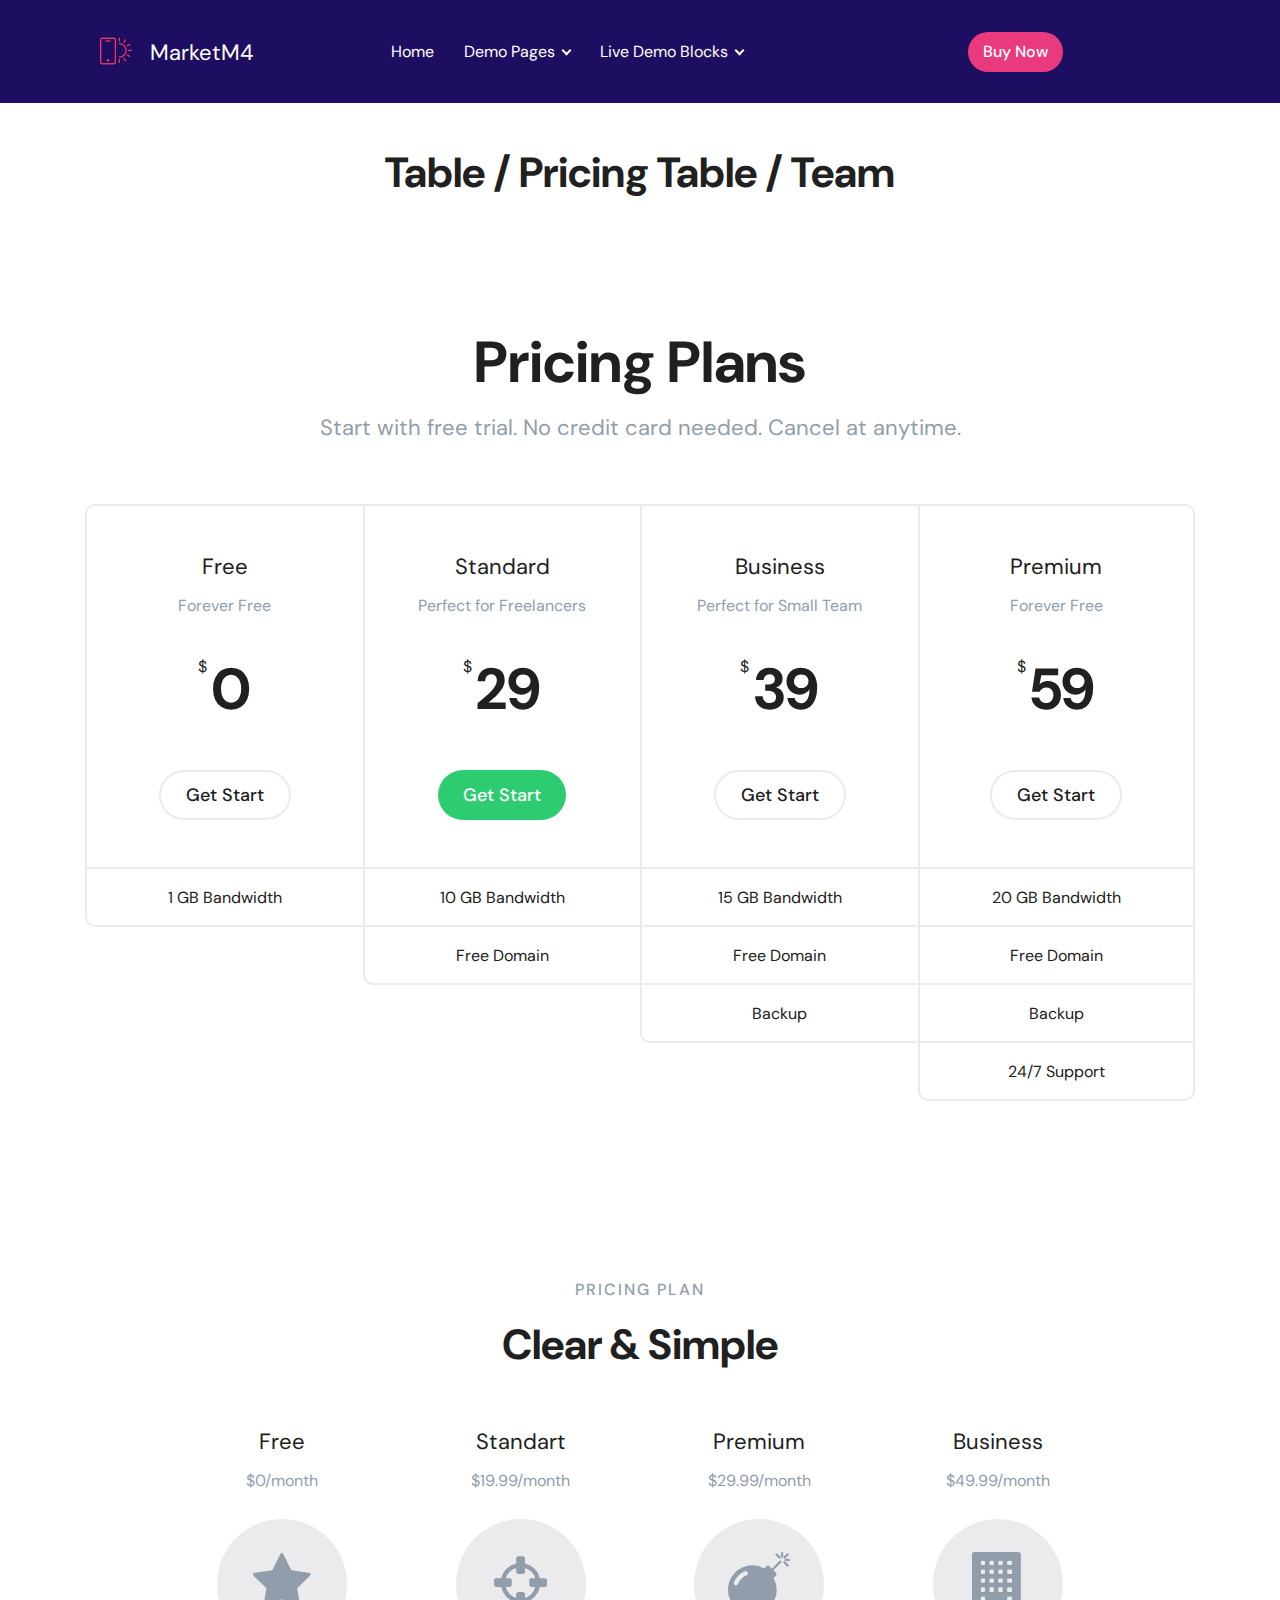
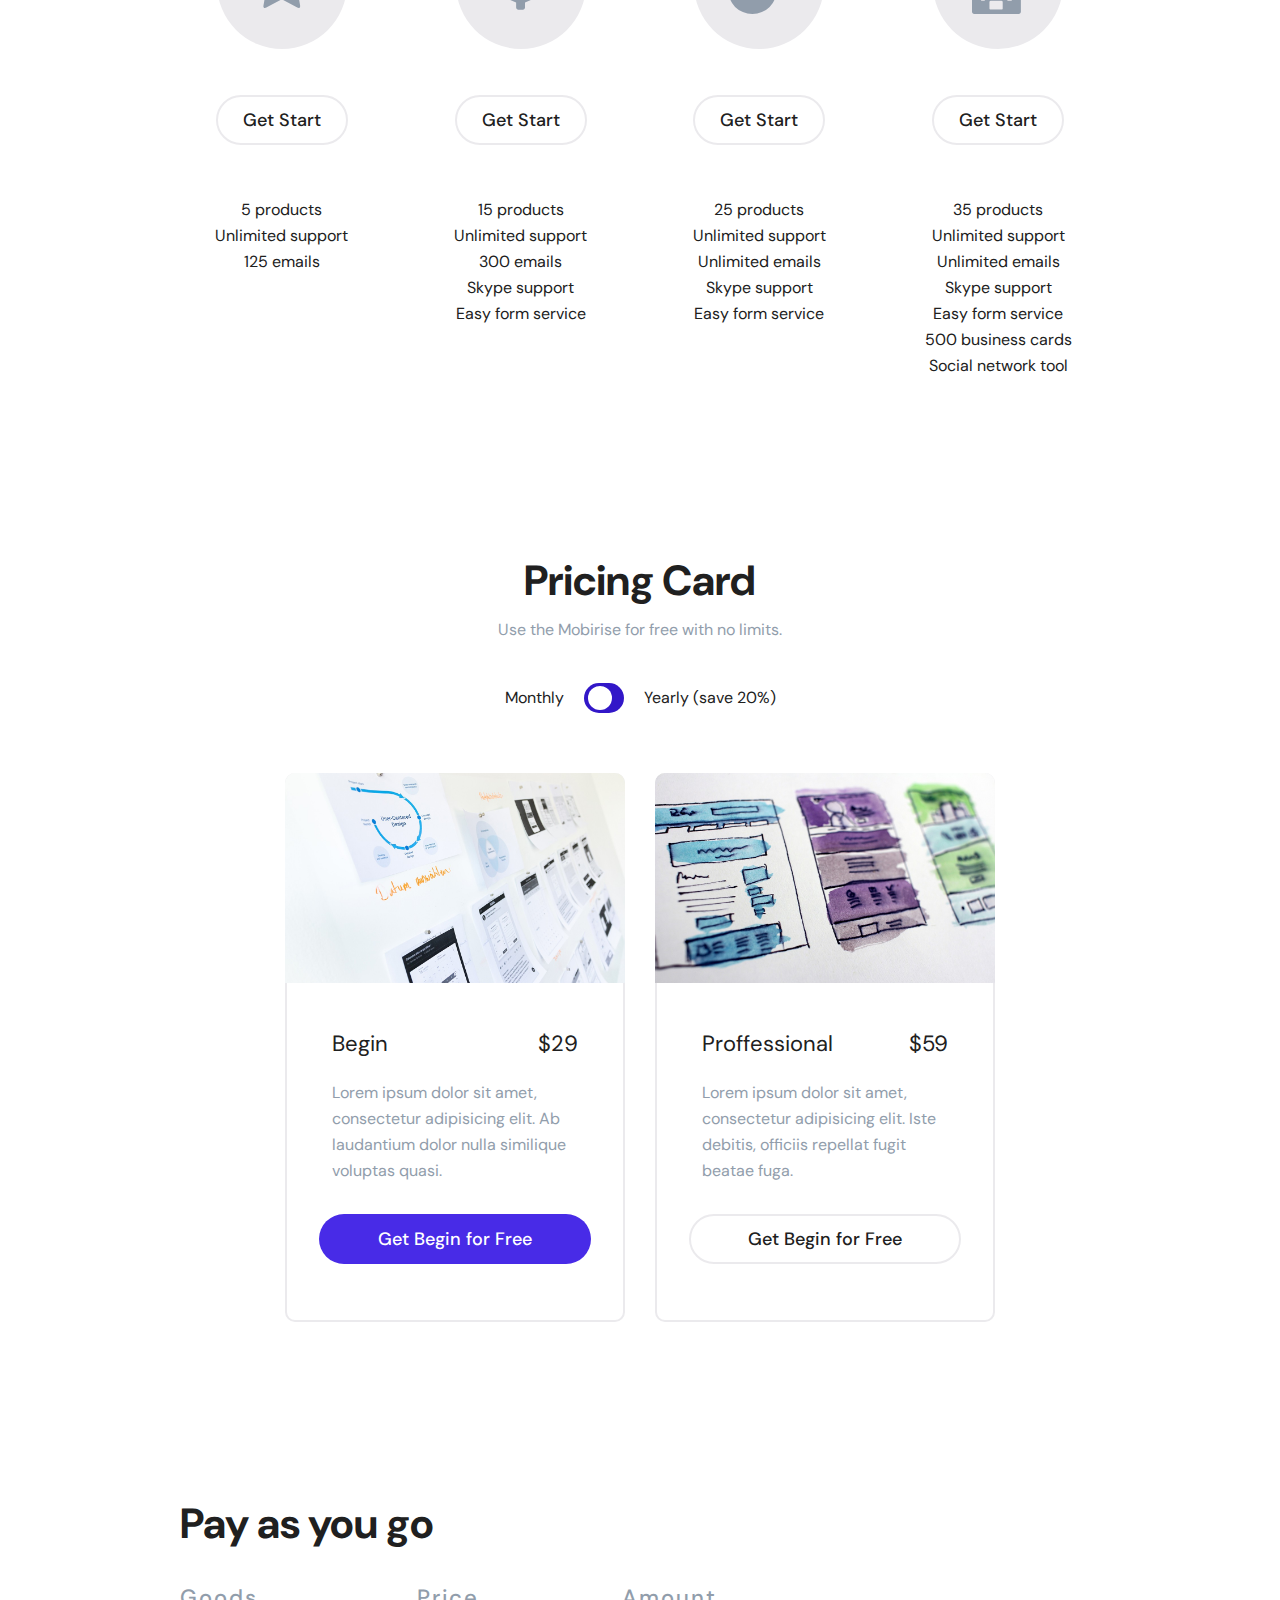
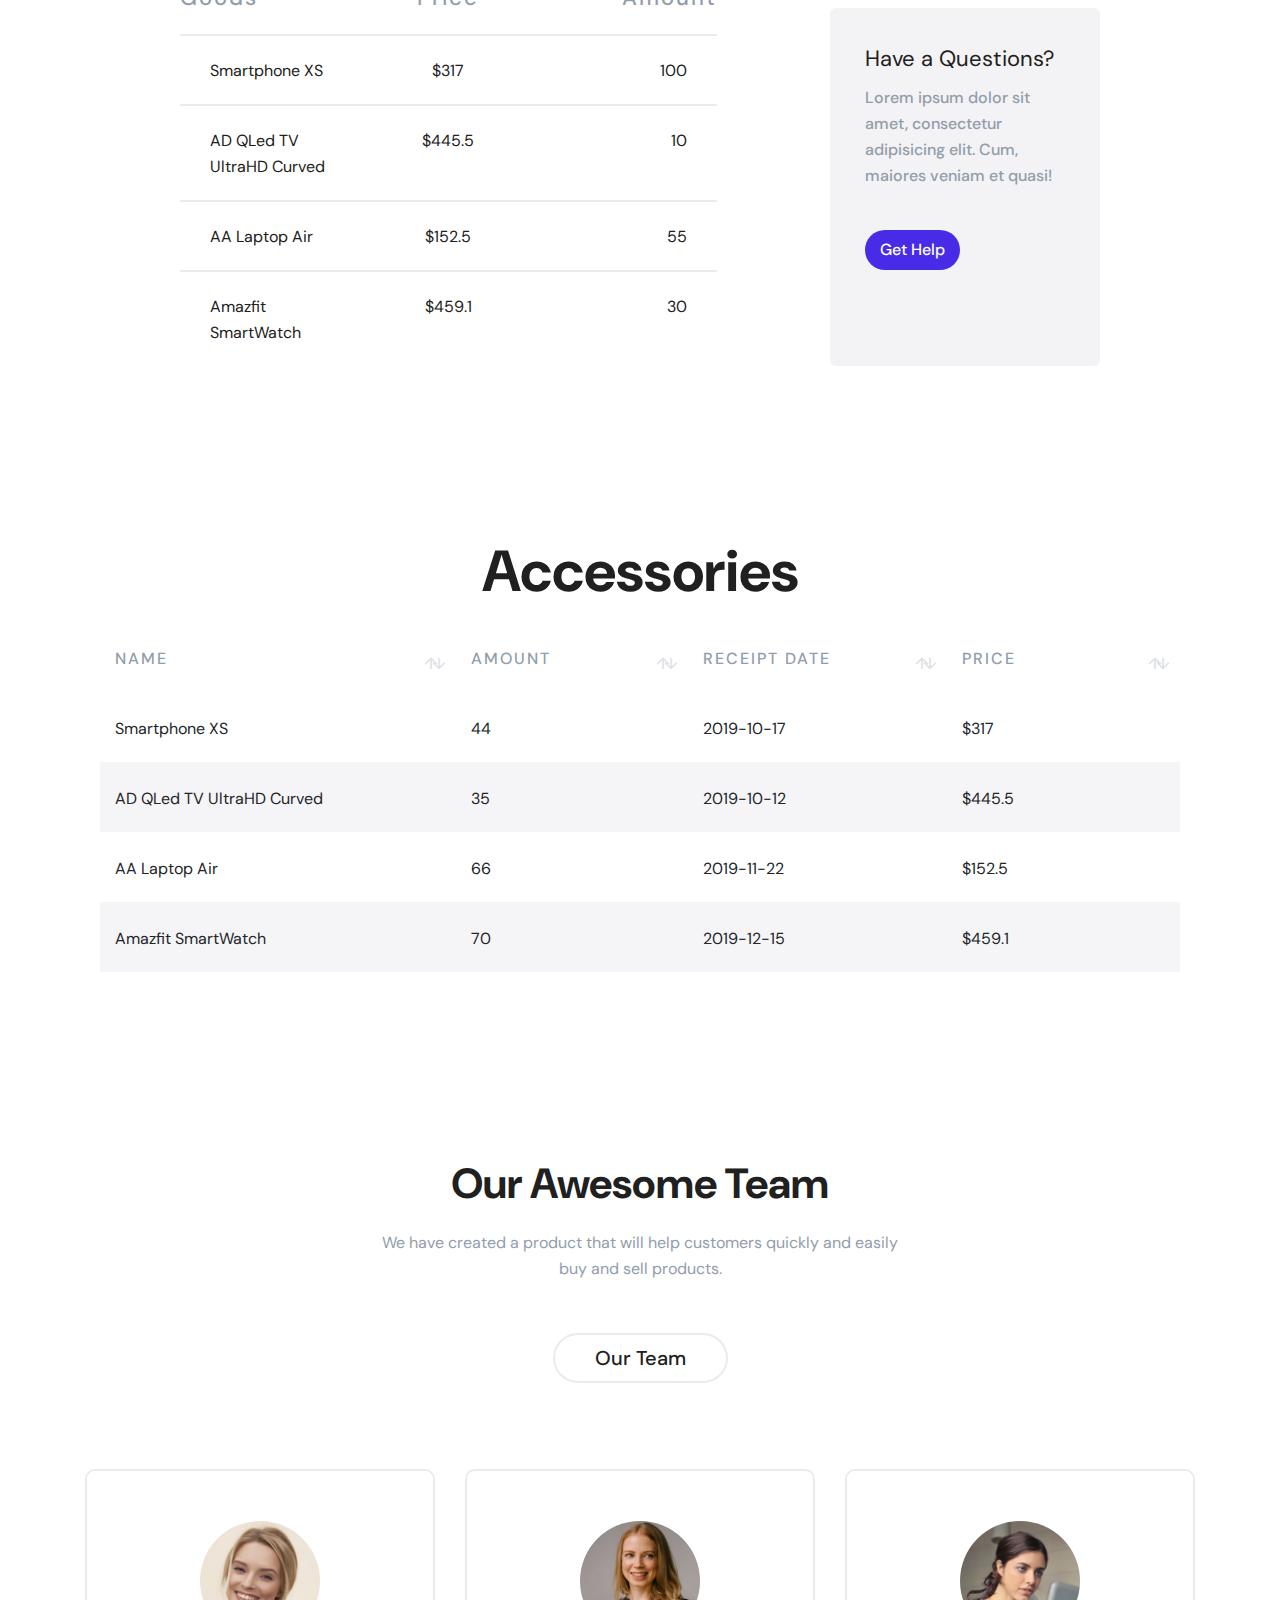
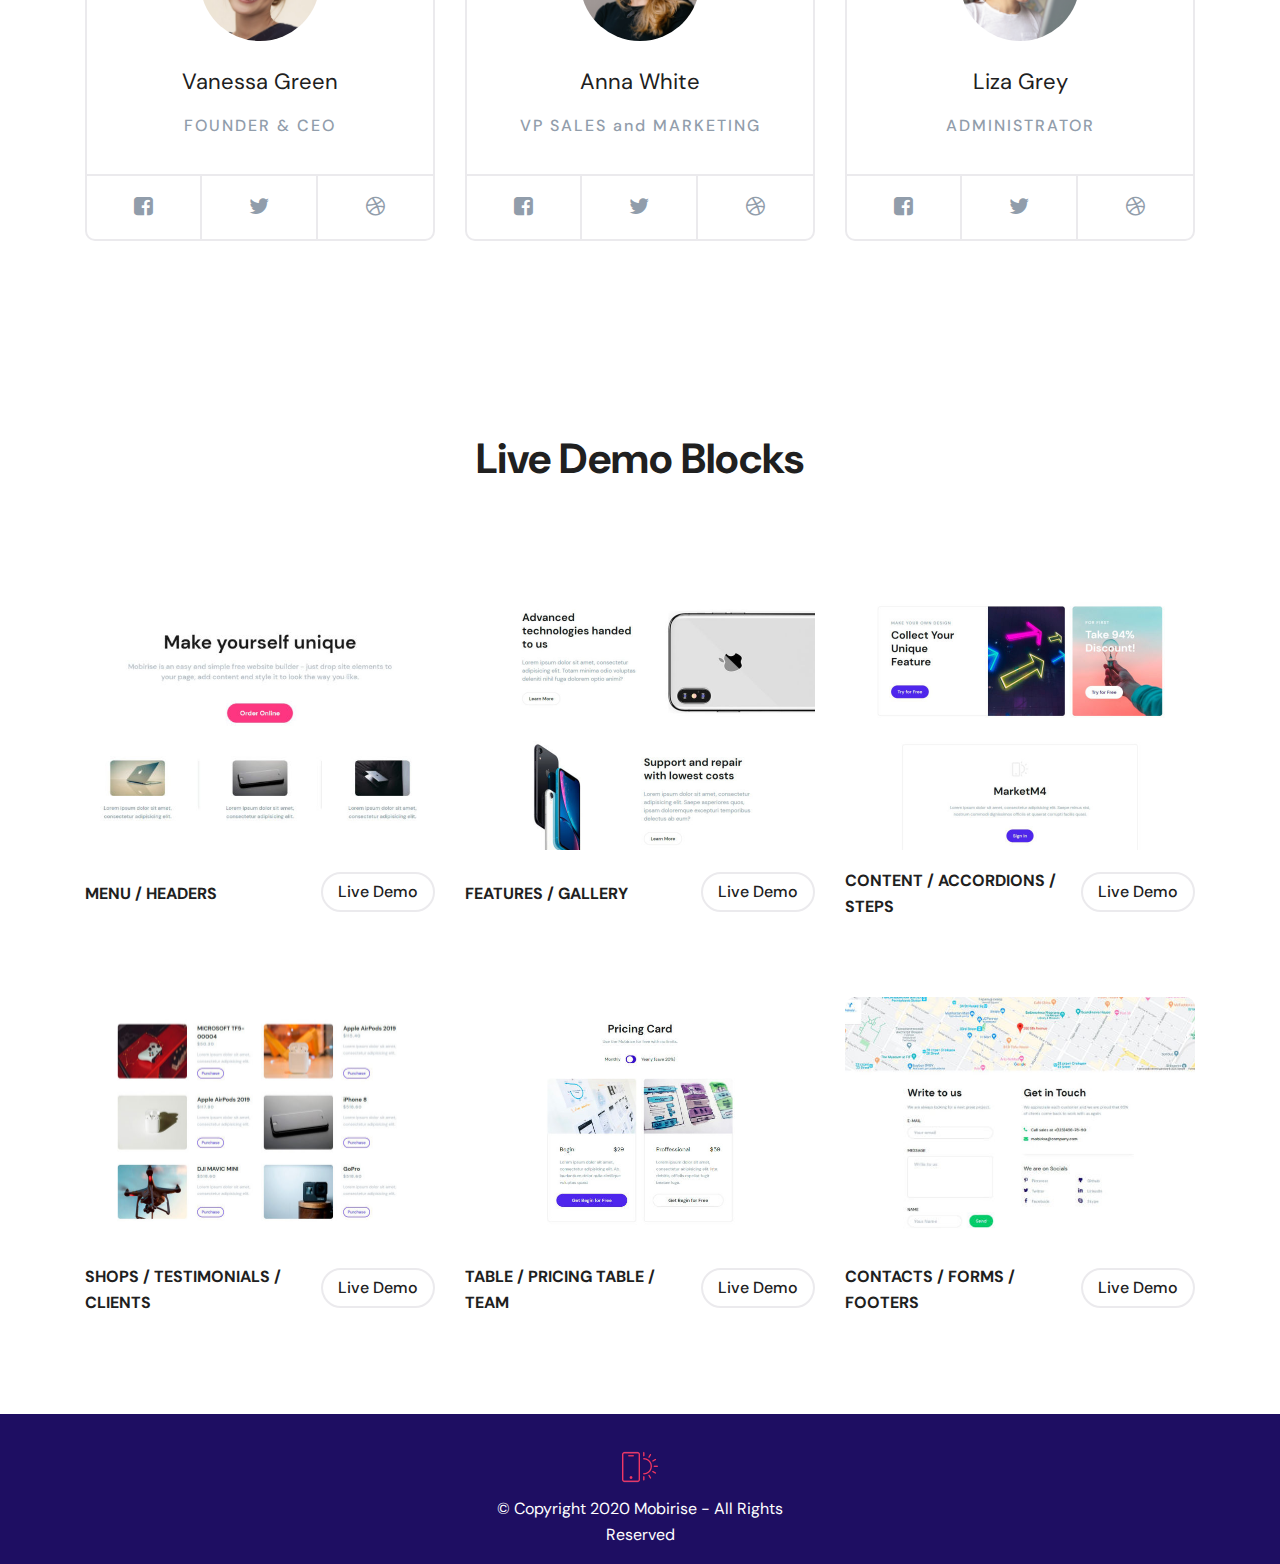
<file: table.html>
<!DOCTYPE html>
<html  >
<head>
  <!-- Site made with Mobirise Website Builder v4.11.7, https://mobirise.com -->
  <meta charset="UTF-8">
  <meta http-equiv="X-UA-Compatible" content="IE=edge">
  <meta name="generator" content="Mobirise v4.11.7, mobirise.com">
  <meta name="viewport" content="width=device-width, initial-scale=1, minimum-scale=1">
  <link rel="shortcut icon" href="assets/images/logo2-128x128.png" type="image/x-icon">
  <meta name="description" content="New MarketM4 Theme HTML Template - Download Now!">
  
  <title>Table</title>
  <link rel="stylesheet" href="assets/linecons/style.css">
  <link rel="stylesheet" href="assets/font-awesome/css/font-awesome.css">
  <link rel="stylesheet" href="assets/tether/tether.min.css">
  <link rel="stylesheet" href="assets/bootstrap/css/bootstrap.min.css">
  <link rel="stylesheet" href="assets/bootstrap/css/bootstrap-grid.min.css">
  <link rel="stylesheet" href="assets/bootstrap/css/bootstrap-reboot.min.css">
  <link rel="stylesheet" href="assets/dropdown/css/style.css">
  <link rel="stylesheet" href="assets/datatables/data-tables.bootstrap4.min.css">
  <link rel="stylesheet" href="assets/socicon/css/styles.css">
  <link rel="stylesheet" href="assets/theme/css/style.css">
  <link rel="stylesheet" href="assets/recaptcha.css">
  <link rel="preload" as="style" href="assets/mobirise/css/mbr-additional.css"><link rel="stylesheet" href="assets/mobirise/css/mbr-additional.css" type="text/css">
  
  
  
</head>
<body>
  <section class="menu1 cid-rNJ7cAqhvF" once="menu" id="menu1-29">

    
    

    <nav class="navbar navbar-dropdown navbar-fixed-top navbar-expand-lg">
                      <div class="container">
        <div class="navbar-brand">
            <div class="col-lg-auto">
            <span class="navbar-logo">
                <a href="index.html">
                    <img src="assets/images/logo2-128x128.png" alt="Mobirise" title="" style="height: 2rem;">
                </a>
            </span>
            <span class="navbar-caption-wrap"><a class="navbar-caption text-white display-7" href="index.html">
                    MarketM4</a></span>
        </div>
    </div>
        <button class="navbar-toggler" type="button" data-toggle="collapse" data-target="#navbarSupportedContent" aria-controls="navbarNavAltMarkup" aria-expanded="false" aria-label="Toggle navigation">
            <div class="hamburger">
                <span></span>
                <span></span>
                <span></span>
                <span></span>
            </div>
        </button>
      <div class="collapse navbar-collapse col-lg-auto" id="navbarSupportedContent">
            <ul class="navbar-nav nav-dropdown" data-app-modern-menu="true"><li class="nav-item">
                    <a class="nav-link link text-white display-4" href="index.html">
                        Home</a>
                </li>
                <li class="nav-item dropdown">
                   <a class="nav-link link text-white dropdown-toggle display-4" href="https://mobirise.com" data-toggle="dropdown-submenu" aria-expanded="false">Demo Pages</a><div class="dropdown-menu"><a class="text-white dropdown-item display-4" href="pharmacy/index.html">Pharmacy</a><a class="text-white dropdown-item display-4" href="store_craft/index.html" aria-expanded="false">Store Craft</a><a class="text-white dropdown-item display-4" href="sweet_bakery/index.html" aria-expanded="false">Sweet Bakery</a></div>
                </li>
                <li class="nav-item dropdown">
                    <a class="nav-link link text-white dropdown-toggle display-4" href="https://mobirise.com" data-toggle="dropdown-submenu" aria-expanded="false">
                         Live Demo Blocks</a><div class="dropdown-menu"><a class="text-white dropdown-item display-4" href="headers.html">Menu / Headers</a><a class="text-white dropdown-item display-4" href="features.html" aria-expanded="false">Features / Gallery</a><a class="text-white dropdown-item display-4" href="content.html" aria-expanded="false">Content / Accordions / Steps</a><a class="text-white dropdown-item display-4" href="shops.html" aria-expanded="false">Shops / Testimonials / Clients</a><a class="text-white dropdown-item display-4" href="table.html" aria-expanded="false">Table  / Pricing Table / Team</a><a class="text-white dropdown-item display-4" href="contacts.html" aria-expanded="false">Contacts / Forms / Footers</a></div>
                </li></ul>
            
           <div class="navbar-buttons mbr-section-btn col-lg-auto"><a class="btn btn-sm btn-danger display-4" href="https://mobirise.com">
                    Buy Now</a></div>
      </div>
    </div></nav>
</section>

<section class="content9 cid-rOi7SMujHe" id="content9-3m">

    

    

    <div class="container">
        <div class="row justify-content-center text-center">
            <div class="col-xl-9 col-lg-10">
                
               <h2 class="mbr-section-title mbr-bold mbr-fonts-style display-5">Table / Pricing Table / Team</h2>
            </div>
                <div class="col-xl-9 col-lg-10">
               
                    
                </div>
               </div>
            </div>
</section>

<section class="Pricing1 cid-rNJdKgRn5I" id="pricing1-2a">

    

    

    <div class="container text-center">
        <h2 class="mbr-section-title mbr-bold mbr-fonts-style display-2">Pricing Plans</h2>
       <p class="mbr-text mbr-fonts-style display-7">Start with free trial. No credit card needed. Cancel at anytime.</p>
        <div class="row align-items-start no-gutters">
            <div class="col-lg-3">
                <div class="column__one">
                    <p class="title__table mbr-fonts-style display-7">Free</p>
                    <p class="subtitle__table mbr-fonts-style display-4">Forever Free</p>
                    <div class="pricing">
                        <span class="mbr-fonts-style currency display-4">$</span>
                        <span class="pricing__table mbr-bold mbr-fonts-style display-2">0</span>
                    </div>
                    <div class="mbr-section-btn"><a class="btn btn-md btn-warning-outline display-4" href="https://mobirise.co">Get Start</a></div>
                    <div class="item__wrapper">
                        
                    <p class="item__table mbr-fonts-style display-4">1 GB Bandwidth</p></div>
                </div>
            </div>
            <div class="col-lg-3">
                <div class="column__two">
                    <p class="title__table mbr-fonts-style display-7">Standard</p>
                    <p class="subtitle__table mbr-fonts-style display-4">Perfect for Freelancers</p>
                    <div class="pricing">
                        <span class="mbr-fonts-style currency display-4">$</span>
                        <span class="pricing__table mbr-bold mbr-fonts-style display-2">29</span>
                    </div>
                    <div class="mbr-section-btn"><a class="btn btn-md btn-success display-4" href="https://mobirise.co">Get Start</a></div>
                    <div class="item__wrapper">
                        
                        
                    <p class="item__table mbr-fonts-style display-4">10 GB Bandwidth</p><p class="item__table mbr-fonts-style display-4">Free Domain</p></div>
                </div>
            </div>
            <div class="col-lg-3">
                <div class="column__three">
                    <p class="title__table mbr-fonts-style display-7">Business</p>
                    <p class="subtitle__table mbr-fonts-style display-4">Perfect for Small Team</p>
                    <div class="pricing">
                        <span class="mbr-fonts-style currency display-4">$</span>
                        <span class="pricing__table mbr-bold mbr-fonts-style display-2">39</span>
                    </div>
                    <div class="mbr-section-btn"><a class="btn btn-md btn-warning-outline display-4" href="https://mobirise.co">Get Start</a></div>
                    <div class="item__wrapper">
                        
                        
                        
                    <p class="item__table mbr-fonts-style display-4">15 GB Bandwidth</p><p class="item__table mbr-fonts-style display-4">Free Domain</p><p class="item__table mbr-fonts-style display-4">Backup</p></div>
                </div>
            </div>
            <div class="col-lg-3">
                <div class="column__four">
                    <p class="title__table mbr-fonts-style display-7">Premium</p>
                    <p class="subtitle__table mbr-fonts-style display-4">Forever Free</p>
                    <div class="pricing">
                        <span class="mbr-fonts-style currency display-4">$</span>
                        <span class="pricing__table mbr-bold mbr-fonts-style display-2">59</span>
                    </div>
                    <div class="mbr-section-btn"><a class="btn btn-md btn-warning-outline display-4" href="https://mobirise.co">Get Start</a></div>
                    <div class="item__wrapper">
                        
                        
                        
                        
                    <p class="item__table mbr-fonts-style display-4">20 GB Bandwidth</p><p class="item__table mbr-fonts-style display-4">Free Domain</p><p class="item__table mbr-fonts-style display-4">Backup</p><p class="item__table mbr-fonts-style display-4">24/7 Support</p></div>
                </div>
            </div>
        </div>
    </div>
</section>

<section class="Pricing2 cid-rNJdKyNTKL" id="pricing2-2b">

    

    

    <div class="container text-center">
       <p class="mbr-text ls2fw500 mbr-fonts-style display-4">PRICING PLAN</p>
        <h2 class="mbr-section-title mbr-bold mbr-fonts-style display-5">Clear &amp; Simple</h2>
        <div class="row justify-content-center no-gutters">
            <div class="col-xl-10">
                <div class="row justify-content-lg-center">
                    <div class="col-lg-3 col-md-5 col-sm-6 mb-lg-0 card__wrapper">
                         <p class="title__card mbr-fonts-style display-7">Free</p>
                        <p class="price__card mbr-fonts-style display-4">$0/month</p>
                        <div class="mx-auto icons">
                            <span class="mbr-iconfont fa-star fa"></span>
                        </div>
                        <div class="mbr-section-btn"><a class="btn btn-md btn-warning-outline display-4" href="https://mobirise.co">Get Start</a></div>
                            <p class="card__text mbr-fonts-style display-4">5 products<br>Unlimited support<br>125 emails</p>
                    </div>
                    <div class="col-lg-3 col-md-5 col-sm-6 mb-lg-0 card__wrapper">
                         <p class="title__card mbr-fonts-style display-7">Standart</p>
                        <p class="price__card mbr-fonts-style display-4">$19.99/month</p>
                        <div class="mx-auto icons">
                            <span class="mbr-iconfont fa-crosshairs fa"></span>
                        </div>
                        <div class="mbr-section-btn"><a class="btn btn-md btn-warning-outline display-4" href="https://mobirise.co">Get Start</a></div>
                            <p class="card__text mbr-fonts-style display-4">15 products<br> Unlimited support<br> 300 emails<br>Skype support <br>Easy form service<br></p>
                    </div>
                    <div class="col-lg-3 col-md-5 col-sm-6 mb-lg-0 card__wrapper">
                         <p class="title__card mbr-fonts-style display-7">Premium</p>
                        <p class="price__card mbr-fonts-style display-4">$29.99/month</p>
                        <div class="mx-auto icons">
                            <span class="mbr-iconfont fa-bomb fa"></span>
                        </div>
                        <div class="mbr-section-btn"><a class="btn btn-md btn-warning-outline display-4" href="https://mobirise.co">Get Start</a></div>
                            <p class="card__text mbr-fonts-style display-4">25 products<br>Unlimited support
<br>Unlimited emails
<br>Skype support 
<br>Easy form service<br></p>
                    </div>
                    <div class="col-lg-3 col-md-5 col-sm-6 mb-lg-0 card__wrapper">
                         <p class="title__card mbr-fonts-style display-7">Business</p>
                        <p class="price__card mbr-fonts-style display-4">$49.99/month</p>
                        <div class="mx-auto icons">
                            <span class="mbr-iconfont fa-building fa"></span>
                        </div>
                        <div class="mbr-section-btn"><a class="btn btn-md btn-warning-outline display-4" href="https://mobirise.co">Get Start</a></div>
                            <p class="card__text mbr-fonts-style display-4">35 products
<br>Unlimited support 
<br>Unlimited emails 
<br>Skype support 
<br>Easy form service<br>500 business cards<br>Social network tool</p>
                    </div>
                </div>
            </div>
        </div>
    </div>
</section>

<section class="extTabs tabs1 cid-rNJdKOj7M3" id="tabs1-2c">

    

    
    <div class="container">
        <div class="row justify-content-center text-center">
            <div class="col-xl-6 col-lg-8 col-md-10">
                <h2 class="mbr-section-title mbr-fonts-style mbr-bold display-5">Pricing Card</h2>
                <p class="mbr-text mbr-fonts-style display-4">Use the Mobirise for free with no limits.</p>
                <div class="tabs__wrapp">
                   <p class="tabs__text mbr-fonts-style display-4">Monthly</p>
                    <ul class="nav nav-tabs justify-content-center d-flex" role="tablist">
                        <li class="nav-item first mbr-section-btn display-4"><a class="mbr-fonts-style btn show btn-md  li__item1 active" role="tab" data-toggle="tab" href="#tabs1" aria-selected="true"></a></li>
                        <li class="nav-item mbr-section-btn display-4"><a class="mbr-fonts-style btn btn-md li__item2" role="tab" data-toggle="tab" href="#tabs2" aria-selected="true"></a></li>
                </ul>
                    <p class="tabs__text mbr-fonts-style display-4">Yearly (save 20%)</p>
                </div>
            </div>
        </div>
        
        
        <div class="tab-content">
            <div id="tab1" class="tab-pane in active" role="tabpanel">
                <div class="media-container-row">
                    <div class="col-md-6 col-sm-9 inner col-xl-4 col-lg-5">
                        <div class="mb-lg-0 card__wrap">
                            <div class="image">
                                <img src="assets/images/design3.jpg" alt="" title="">
                            </div>
                            <div class="card__content">
                                <div class="d-flex flex-wrap justify-content-between card__title">
                                    <h4 class="title mbr-fonts-style display-7">Begin</h4>
                            <p class="price mbr-fonts-style display-7">$29</p>
                                </div>
                                <p class="card__text mbr-fonts-style display-4">Lorem ipsum dolor sit amet, consectetur adipisicing elit. Ab laudantium dolor nulla similique voluptas quasi.</p>
                                <div class="mbr-section-btn"><a class="btn btn-md btn-info display-4" href="https://mobirise.co">Get Begin for Free</a></div>
                            </div>
                        </div>
                    </div>
                    <div class="col-md-6 col-sm-9 inner col-xl-4 col-lg-5">
                        <div class="mb-lg-0 card__wrap">
                            <div class="image">
                                <img src="assets/images/design4.jpg" alt="" title="">
                            </div>
                            <div class="card__content">
                                <div class="d-flex flex-wrap justify-content-between card__title">
                                    <h4 class="title mbr-fonts-style display-7">Proffessional</h4>
                            <p class="price mbr-fonts-style display-7">$59</p>
                                </div>
                                <p class="card__text mbr-fonts-style display-4">Lorem ipsum dolor sit amet, consectetur adipisicing elit. Iste debitis, officiis repellat fugit beatae fuga.</p>
                                <div class="mbr-section-btn"><a class="btn btn-md btn-warning-outline display-4" href="https://mobirise.co">Get Begin for Free</a></div>
                            </div>
                        </div>
                    </div>
                    
                </div>
            </div>

                    
            <div id="tab2" class="tab-pane" role="tabpanel">
                <div class="media-container-row">
                    <div class="col-md-6 col-sm-9 inner col-xl-4 col-lg-5">
                        <div class="mb-lg-0 card__wrap">
                            <div class="image">
                                <img src="assets/images/design5.jpg" alt="" title="">
                            </div>
                            <div class="card__content">
                                <div class="d-flex flex-wrap justify-content-between card__title">
                                    <h4 class="title mbr-fonts-style display-7">Begin</h4>
                            <p class="price mbr-fonts-style display-7">$299</p>
                                </div>
                                <p class="card__text mbr-fonts-style display-4">Lorem ipsum dolor sit amet, consectetur adipisicing elit. Ab laudantium dolor nulla similique voluptas quasi.</p>
                                <div class="mbr-section-btn"><a class="btn btn-md btn-info display-4" href="https://mobirise.co">Get Begin for Free</a></div>
                            </div>
                        </div>
                    </div>
                    <div class="col-md-6 col-sm-9 inner col-xl-4 col-lg-5">
                        <div class="mb-lg-0 card__wrap">
                            <div class="image">
                                <img src="assets/images/design18.jpg" alt="" title="">
                            </div>
                            <div class="card__content">
                                <div class="d-flex flex-wrap justify-content-between card__title">
                                    <h4 class="title mbr-fonts-style display-7">Proffessional</h4>
                            <p class="price mbr-fonts-style display-7">$299</p>
                                </div>
                                <p class="card__text mbr-fonts-style display-4">Lorem ipsum dolor sit amet, consectetur adipisicing elit. Ab laudantium dolor nulla similique voluptas quasi.</p>
                                <div class="mbr-section-btn"><a class="btn btn-md btn-warning-outline display-4" href="https://mobirise.co">Get Begin for Free</a></div>
                            </div>
                        </div>
                    </div>
                    
                </div>
            </div>
                    
                    
        </div>
    </div>
</section>

<section class="table1 cid-rNJdL5GHeR" id="table1-2d">

    

    
    <div class="container">
        <div class="row justify-content-center">
            <div class="col-xl-10">
                <div class="text-center text-lg-left">
                <h2 class="mbr-section-title mbr-bold mbr-fonts-style display-5">Pay as you go</h2>
                </div>
                <div class="row justify-content-between no-gutters">
                    <div class="col-lg-7 tables">
                        <div class="row justify-content-center no-gutters">
                            <div class="col-sm-4 col-10 column">
                                
                                
                                
                            <div class="table__title text-center text-sm-left px-0 border__bot">
                                    <h3 class="title ls2fw500 mbr-fonts-style display-7">Goods</h3>
                                </div><div class="cell text-center text-sm-left border__bot">
                                    <p class="mbr-fonts-style mbr-text display-4">Smartphone XS</p>
                                </div><div class="cell text-center text-sm-left border__bot">
                                    <p class="mbr-fonts-style mbr-text display-4">AD QLed TV UltraHD Curved</p>
                                </div><div class="cell text-center text-sm-left border__bot">
                                    <p class="mbr-fonts-style mbr-text display-4">AA Laptop Air</p>
                                </div><div class="cell text-center text-sm-left border__bot">
                                    <p class="mbr-fonts-style mbr-text display-4">Amazfit SmartWatch</p>
                                </div></div>
                            <div class="col-sm-4 col-10 column text-center text-sm-left">
                                
                                
                                
                                
                                
                                
                            <div class="table__title text-center text-center px-0 border__bot">
                                    <h3 class="title ls2fw500 mbr-fonts-style display-7">Price</h3>
                                </div><div class="cell text-center text-center border__bot">
                                    <p class="mbr-fonts-style mbr-text display-4">$317</p>
                                </div><div class="cell text-center text-center border__bot">
                                    <p class="mbr-fonts-style mbr-text display-4">$445.5<br><br></p>
                                </div><div class="cell text-center text-center border__bot">
                                    <p class="mbr-fonts-style mbr-text display-4">$152.5</p>
                                </div><div class="cell text-center text-center border__bot">
                                    <p class="mbr-fonts-style mbr-text display-4">$459.1</p>
                                </div></div>
                            <div class="col-sm-4 col-10 column text-center text-sm-left">
                                
                                
                            
                                
                                
                                
                            <div class="table__title text-center text-sm-right px-0 border__bot">
                                    <h3 class="title ls2fw500 mbr-fonts-style display-7">Amount</h3>
                                </div><div class="cell text-center text-sm-right border__bot">
                                    <p class="mbr-fonts-style mbr-text display-4">100</p>
                                </div><div class="cell text-center text-sm-right border__bot">
                                    <p class="mbr-fonts-style mbr-text display-4">10<br><br></p>
                                </div><div class="cell text-center text-sm-right border__bot">
                                    <p class="mbr-fonts-style mbr-text display-4">55</p>
                                </div><div class="cell text-center text-sm-right border__bot">
                                    <p class="mbr-fonts-style mbr-text display-4">30</p>
                                </div></div>
                        </div>
                    </div>
                    <div class="col-lg-4 d-flex flex-column text-center text-lg-left mt-5 content__block">
                        <h3 class="mbr-fonts-style title__text display-7">Have a Questions?</h3>
                        <p class="mbr-fonts-style text display-4">Lorem ipsum dolor sit amet, consectetur adipisicing elit. Cum, maiores veniam et quasi!</p>
                        <div class="mbr-section-btn"><a class="btn btn-sm btn-info display-4" href="https://mobirise.co">Get Help</a></div>
                    </div>
                </div>
            </div>
        </div>
    </div>
</section>

<section class="table2 section-table cid-rNJdLiyiLR" id="table2-2e">

  
  
  <div class="container container-table">
      <div class="row justify-content-center">
          <div class="col-xl-10">
            <h2 class="mbr-section-title mbr-fonts-style mbr-bold align-center display-2">
                Accessories
            </h2>
          </div>
      </div>
      <div class="table-wrapper">
        <div class="container">
          
        </div>

        <div class="container scroll">
          <table class="table" cellspacing="0">
            <thead>
              <tr class="table-heads ">
                  
                  
                  
                  
              <th class="head-item ls2fw500 mbr-fonts-style display-4">
                      NAME</th><th class="head-item ls2fw500 mbr-fonts-style display-4">AMOUNT</th><th class="head-item ls2fw500 mbr-fonts-style display-4">RECEIPT DATE</th><th class="head-item ls2fw500 mbr-fonts-style display-4">
                      PRICE</th></tr>
            </thead>

            <tbody>
              
              
              
              
            <tr> 
                
                
                
                
              <td class="body-item mbr-fonts-style display-4">Smartphone XS</td><td class="body-item mbr-fonts-style display-4">44</td><td class="body-item mbr-fonts-style display-4">2019-10-17</td><td class="body-item mbr-fonts-style display-4">$317</td></tr><tr>
                
                
                
                
              <td class="body-item mbr-fonts-style display-4">AD QLed TV UltraHD Curved</td><td class="body-item mbr-fonts-style display-4">35</td><td class="body-item mbr-fonts-style display-4">2019-10-12</td><td class="body-item mbr-fonts-style display-4">$445.5</td></tr><tr>
                
                
                
                
              <td class="body-item mbr-fonts-style display-4">AA Laptop Air</td><td class="body-item mbr-fonts-style display-4">66</td><td class="body-item mbr-fonts-style display-4">2019-11-22</td><td class="body-item mbr-fonts-style display-4">$152.5</td></tr><tr>
                
                
                
                
              <td class="body-item mbr-fonts-style display-4">Amazfit SmartWatch</td><td class="body-item mbr-fonts-style display-4">70</td><td class="body-item mbr-fonts-style display-4">2019-12-15</td><td class="body-item mbr-fonts-style display-4">$459.1</td></tr></tbody>
          </table>
        </div>
        <div class="container table-info-container">
          
        </div>
      </div>
    </div>
      
      
</section>

<section class="team1 cid-rNJdNO4h63" id="team1-2f">

    

    

    <div class="container">
        <div class="row justify-content-center">
            <div class="col-xl-8 col-lg-10 text-center">
               <h2 class="mbr-section-title mbr-bold mbr-fonts-style display-5">Our Awesome Team</h2>
               <p class="mbr-text mbr-fonts-style display-4">We have created a product that will help customers quickly and easily <br>buy and sell products.</p>
                <div class="mbr-section-btn"><a class="btn btn-lg btn-warning-outline display-7" href="https://mobirise.co">Our Team</a></div>
            </div>
        </div>
                <div class="row justify-content-center wrapper text-center">
                    <div class="col-lg-4 col-md-7 col-sm-10 card__wrapper">
                        <div class="card__block">
                            <div class="image">
                                <img src="assets/images/face1.jpg" alt="Mobirise" title="">
                            </div>
                            <p class="card__title mbr-fonts-style display-7">Vanessa Green</p>
                            <p class="card__subtitle ls2fw500 mbr-fonts-style display-4">FOUNDER &amp; CEO</p>
                            <div class="mt-35 row no-gutters card__socials">
                                <div class="col-4 item__social">
                                    <a href="https://mobirise.com/"><span class="mbr-iconfont fa-facebook-square fa"></span></a>
                                </div>
                                <div class="col-4 item__social">
                                    <a href="https://mobirise.com/"><span class="mbr-iconfont fa-twitter fa"></span></a>
                                </div>
                                <div class="col-4 item__social">
                                    <a href="https://mobirise.com/"><span class="mbr-iconfont fa-dribbble fa"></span></a>
                                </div>
                            </div>
                        </div>
                    </div>
                    
                    <div class="col-lg-4 col-md-7 col-sm-10 card__wrapper">
                        <div class="card__block">
                            <div class="image">
                                <img src="assets/images/face2.jpg" alt="Mobirise" title="">
                            </div>
                            <p class="card__title mbr-fonts-style display-7">Anna White</p>
                            <p class="card__subtitle ls2fw500 mbr-fonts-style display-4">VP SALES and MARKETING</p>
                            <div class="mt-35 row no-gutters card__socials">
                                <div class="col-4 item__social">
                                    <a href="https://mobirise.com/"><span class="mbr-iconfont fa-facebook-square fa"></span></a>
                                </div>
                                <div class="col-4 item__social">
                                    <a href="https://mobirise.com/"><span class="mbr-iconfont fa-twitter fa"></span></a>
                                </div>
                                <div class="col-4 item__social">
                                    <a href="https://mobirise.com/"><span class="mbr-iconfont fa-dribbble fa"></span></a>
                                </div>
                            </div>
                        </div>
                    </div>
                    
                    <div class="col-lg-4 col-md-7 col-sm-10 card__wrapper">
                        <div class="card__block">
                            <div class="image">
                                <img src="assets/images/face6.jpg" alt="Mobirise" title="">
                            </div>
                            <p class="card__title mbr-fonts-style display-7">Liza Grey</p>
                            <p class="card__subtitle ls2fw500 mbr-fonts-style display-4">ADMINISTRATOR</p>
                            <div class="mt-35 row no-gutters card__socials">
                                <div class="col-4 item__social">
                                    <a href="https://mobirise.com/"><span class="mbr-iconfont fa-facebook-square fa"></span></a>
                                </div>
                                <div class="col-4 item__social">
                                    <a href="https://mobirise.com/"><span class="mbr-iconfont fa-twitter fa"></span></a>
                                </div>
                                <div class="col-4 item__social">
                                    <a href="https://mobirise.com/"><span class="mbr-iconfont fa-dribbble fa"></span></a>
                                
                        </div>
                    </div>
                </div>
            </div>
       </div>
    </div>
</section>

<section class="shop4 cid-rOo49elXqh" id="shop4-40">

    

    

    <div class="container">
        <div class="row justify-content-center text-center">
           <div class="col-xl-7 col-lg-8 col-md-10">
               <h2 class="mbr-section-title mbr-bold mbr-fonts-style display-5">Live Demo Blocks</h2>
               
            </div>
        </div>
        <div class="row justify-content-center text-center text-md-left content__block">
            
            <div class="card__products col-lg-4 col-md-4 col-sm-8">
                <div class="image">
                    <a href="headers.html"><img src="assets/images/live-block-headers-700x398.jpg" alt="" data-target="#mbrCarousel" data-slide-to="0" title=""></a>
                </div>
                <div class="d-flex flex-column-reverse flex-md-row align-items-center justify-content-between card__bottom">
                    <p class="mt-md-0 card__title mbr-fonts-style display-4">MENU / HEADERS</p>
                    <div class="mbr-section-btn"><a class="btn btn-sm btn-warning-outline display-4" href="headers.html">Live Demo</a></div>
                </div>
                
            </div><div class="card__products col-lg-4 col-md-4 col-sm-8">
                <div class="image">
                    <a href="features.html"><img src="assets/images/live-block-features-700x578.jpg" alt="" data-target="#mbrCarousel" data-slide-to="0" title=""></a>
                </div>
                <div class="d-flex flex-column-reverse flex-md-row align-items-center justify-content-between card__bottom">
                    <p class="mt-md-0 card__title mbr-fonts-style display-4">FEATURES / GALLERY</p>
                    <div class="mbr-section-btn"><a class="btn btn-sm btn-warning-outline display-4" href="features.html">Live Demo</a></div>
                </div>
                
            </div><div class="card__products col-lg-4 col-md-4 col-sm-8">
                <div class="image">
                    <a href="content.html"><img src="assets/images/live-block-content-700x588.jpg" alt="" data-target="#mbrCarousel" data-slide-to="0" title=""></a>
                </div>
                <div class="d-flex flex-column-reverse flex-md-row align-items-center justify-content-between card__bottom">
                    <p class="mt-md-0 card__title mbr-fonts-style display-4">CONTENT / ACCORDIONS / STEPS</p>
                    <div class="mbr-section-btn"><a class="btn btn-sm btn-warning-outline display-4" href="content.html">Live Demo</a></div>
                </div>
                
            </div><div class="card__products col-lg-4 col-md-4 col-sm-8">
                <div class="image">
                    <a href="shops.html"><img src="assets/images/live-block-shops-700x501.jpg" alt="" data-target="#mbrCarousel" data-slide-to="0" title=""></a>
                </div>
                <div class="d-flex flex-column-reverse flex-md-row align-items-center justify-content-between card__bottom">
                    <p class="mt-md-0 card__title mbr-fonts-style display-4">SHOPS /&nbsp;TESTIMONIALS / CLIENTS&nbsp;</p>
                    <div class="mbr-section-btn"><a class="btn btn-sm btn-warning-outline display-4" href="shops.html">Live Demo</a></div>
                </div>
                
            </div><div class="card__products col-lg-4 col-md-4 col-sm-8">
                <div class="image">
                    <a href="table.html"><img src="assets/images/live-block-pricing-700x491.jpg" alt="" data-target="#mbrCarousel" data-slide-to="0" title=""></a>
                </div>
                <div class="d-flex flex-column-reverse flex-md-row align-items-center justify-content-between card__bottom">
                    <p class="mt-md-0 card__title mbr-fonts-style display-4">TABLE / PRICING TABLE / TEAM</p>
                    <div class="mbr-section-btn"><a class="btn btn-sm btn-warning-outline display-4" href="table.html">Live Demo</a></div>
                </div>
                
            </div><div class="card__products col-lg-4 col-md-4 col-sm-8">
                <div class="image">
                    <a href="contacts.html"><img src="assets/images/live-block-contacts-700x372.jpg" alt="" data-target="#mbrCarousel" data-slide-to="0" title=""></a>
                </div>
                <div class="d-flex flex-column-reverse flex-md-row align-items-center justify-content-between card__bottom">
                    <p class="mt-md-0 card__title mbr-fonts-style display-4">CONTACTS / FORMS / FOOTERS</p>
                    <div class="mbr-section-btn"><a class="btn btn-sm btn-warning-outline display-4" href="contacts.html">Live Demo</a></div>
                </div>
                
            </div></div>
        </div>
        

</section>

<section class="footer1 cid-rOi7YMcnNR" id="footer1-3n">
    <!-- always-bottom global -->

    

    

    <div class="container">
        <div class="row justify-content-between align-items-center wrapper">
            <div class="col-lg-4 col-sm-6 text-sm-right text-lg-left order-1 order-lg-0">
                <ul class="foot__menu justify-content-center justify-content-sm-start">
                    
                    
                    
                <li class="menu__items mbr-fonts-style display-4"></li></ul>
            </div>
            <div class="mb-lg-0 col-lg-auto order-0 text-center brand">
               
                 <img class="logo__image" src="assets/images/logo2-72x72.png" alt="Mobirise" title="">
            </div>
            <div class="col-lg-4 col-sm-6 text-center text-sm-left text-lg-right order-2 order-lg-0">
                
            </div>
        </div>
        <div class="row justify-content-center">
            <div class="col-xl-4 col-lg-5 col-md-6 col-sm-8 text-center privacy ">
               <p class="mbr-text mbr-fonts-style display-4">© Copyright 2020 Mobirise - All Rights Reserved</p>
            </div>
        </div>
                
       </div>
</section>


  <script src="assets/web/assets/jquery/jquery.min.js"></script>
  <script src="assets/popper/popper.min.js"></script>
  <script src="assets/tether/tether.min.js"></script>
  <script src="assets/bootstrap/js/bootstrap.min.js"></script>
  <script src="assets/dropdown/js/nav-dropdown.js"></script>
  <script src="assets/dropdown/js/navbar-dropdown.js"></script>
  <script src="assets/touchswipe/jquery.touch-swipe.min.js"></script>
  <script src="assets/datatables/jquery.data-tables.min.js"></script>
  <script src="assets/datatables/data-tables.bootstrap4.min.js"></script>
  <script src="assets/smoothscroll/smooth-scroll.js"></script>
  <script src="assets/theme/js/script.js"></script>
  
  
</body>
</html>
</file>
<file: assets/web/assets/mobirise-icons/mobirise-icons.css>
@font-face {
  font-family: 'MobiriseIcons';
  src:  url('mobirise-icons.eot?spat4u');
  src:  url('mobirise-icons.eot?spat4u#iefix') format('embedded-opentype'),
    url('mobirise-icons.ttf?spat4u') format('truetype'),
    url('mobirise-icons.woff?spat4u') format('woff'),
    url('mobirise-icons.svg?spat4u#MobiriseIcons') format('svg');
  font-weight: normal;
  font-style: normal;
  font-display: swap;
}

[class^="mbri-"], [class*=" mbri-"] {
  /* use !important to prevent issues with browser extensions that change fonts */
  font-family: MobiriseIcons !important;
  speak: none;
  font-style: normal;
  font-weight: normal;
  font-variant: normal;
  text-transform: none;
  line-height: 1;

  /* Better Font Rendering =========== */
  -webkit-font-smoothing: antialiased;
  -moz-osx-font-smoothing: grayscale;
}

.mbri-add-submenu:before {
  content: "\e900";
}
.mbri-alert:before {
  content: "\e901";
}
.mbri-align-center:before {
  content: "\e902";
}
.mbri-align-justify:before {
  content: "\e903";
}
.mbri-align-left:before {
  content: "\e904";
}
.mbri-align-right:before {
  content: "\e905";
}
.mbri-android:before {
  content: "\e906";
}
.mbri-apple:before {
  content: "\e907";
}
.mbri-arrow-down:before {
  content: "\e908";
}
.mbri-arrow-next:before {
  content: "\e909";
}
.mbri-arrow-prev:before {
  content: "\e90a";
}
.mbri-arrow-up:before {
  content: "\e90b";
}
.mbri-bold:before {
  content: "\e90c";
}
.mbri-bookmark:before {
  content: "\e90d";
}
.mbri-bootstrap:before {
  content: "\e90e";
}
.mbri-briefcase:before {
  content: "\e90f";
}
.mbri-browse:before {
  content: "\e910";
}
.mbri-bulleted-list:before {
  content: "\e911";
}
.mbri-calendar:before {
  content: "\e912";
}
.mbri-camera:before {
  content: "\e913";
}
.mbri-cart-add:before {
  content: "\e914";
}
.mbri-cart-full:before {
  content: "\e915";
}
.mbri-cash:before {
  content: "\e916";
}
.mbri-change-style:before {
  content: "\e917";
}
.mbri-chat:before {
  content: "\e918";
}
.mbri-clock:before {
  content: "\e919";
}
.mbri-close:before {
  content: "\e91a";
}
.mbri-cloud:before {
  content: "\e91b";
}
.mbri-code:before {
  content: "\e91c";
}
.mbri-contact-form:before {
  content: "\e91d";
}
.mbri-credit-card:before {
  content: "\e91e";
}
.mbri-cursor-click:before {
  content: "\e91f";
}
.mbri-cust-feedback:before {
  content: "\e920";
}
.mbri-database:before {
  content: "\e921";
}
.mbri-delivery:before {
  content: "\e922";
}
.mbri-desktop:before {
  content: "\e923";
}
.mbri-devices:before {
  content: "\e924";
}
.mbri-down:before {
  content: "\e925";
}
.mbri-download:before {
  content: "\e989";
}
.mbri-drag-n-drop:before {
  content: "\e927";
}
.mbri-drag-n-drop2:before {
  content: "\e928";
}
.mbri-edit:before {
  content: "\e929";
}
.mbri-edit2:before {
  content: "\e92a";
}
.mbri-error:before {
  content: "\e92b";
}
.mbri-extension:before {
  content: "\e92c";
}
.mbri-features:before {
  content: "\e92d";
}
.mbri-file:before {
  content: "\e92e";
}
.mbri-flag:before {
  content: "\e92f";
}
.mbri-folder:before {
  content: "\e930";
}
.mbri-gift:before {
  content: "\e931";
}
.mbri-github:before {
  content: "\e932";
}
.mbri-globe:before {
  content: "\e933";
}
.mbri-globe-2:before {
  content: "\e934";
}
.mbri-growing-chart:before {
  content: "\e935";
}
.mbri-hearth:before {
  content: "\e936";
}
.mbri-help:before {
  content: "\e937";
}
.mbri-home:before {
  content: "\e938";
}
.mbri-hot-cup:before {
  content: "\e939";
}
.mbri-idea:before {
  content: "\e93a";
}
.mbri-image-gallery:before {
  content: "\e93b";
}
.mbri-image-slider:before {
  content: "\e93c";
}
.mbri-info:before {
  content: "\e93d";
}
.mbri-italic:before {
  content: "\e93e";
}
.mbri-key:before {
  content: "\e93f";
}
.mbri-laptop:before {
  content: "\e940";
}
.mbri-layers:before {
  content: "\e941";
}
.mbri-left-right:before {
  content: "\e942";
}
.mbri-left:before {
  content: "\e943";
}
.mbri-letter:before {
  content: "\e944";
}
.mbri-like:before {
  content: "\e945";
}
.mbri-link:before {
  content: "\e946";
}
.mbri-lock:before {
  content: "\e947";
}
.mbri-login:before {
  content: "\e948";
}
.mbri-logout:before {
  content: "\e949";
}
.mbri-magic-stick:before {
  content: "\e94a";
}
.mbri-map-pin:before {
  content: "\e94b";
}
.mbri-menu:before {
  content: "\e94c";
}
.mbri-mobile:before {
  content: "\e94d";
}
.mbri-mobile2:before {
  content: "\e94e";
}
.mbri-mobirise:before {
  content: "\e94f";
}
.mbri-more-horizontal:before {
  content: "\e950";
}
.mbri-more-vertical:before {
  content: "\e951";
}
.mbri-music:before {
  content: "\e952";
}
.mbri-new-file:before {
  content: "\e953";
}
.mbri-numbered-list:before {
  content: "\e954";
}
.mbri-opened-folder:before {
  content: "\e955";
}
.mbri-pages:before {
  content: "\e956";
}
.mbri-paper-plane:before {
  content: "\e957";
}
.mbri-paperclip:before {
  content: "\e958";
}
.mbri-photo:before {
  content: "\e959";
}
.mbri-photos:before {
  content: "\e95a";
}
.mbri-pin:before {
  content: "\e95b";
}
.mbri-play:before {
  content: "\e95c";
}
.mbri-plus:before {
  content: "\e95d";
}
.mbri-preview:before {
  content: "\e95e";
}
.mbri-print:before {
  content: "\e95f";
}
.mbri-protect:before {
  content: "\e960";
}
.mbri-question:before {
  content: "\e961";
}
.mbri-quote-left:before {
  content: "\e962";
}
.mbri-quote-right:before {
  content: "\e963";
}
.mbri-refresh:before {
  content: "\e964";
}
.mbri-responsive:before {
  content: "\e965";
}
.mbri-right:before {
  content: "\e966";
}
.mbri-rocket:before {
  content: "\e967";
}
.mbri-sad-face:before {
  content: "\e968";
}
.mbri-sale:before {
  content: "\e969";
}
.mbri-save:before {
  content: "\e96a";
}
.mbri-search:before {
  content: "\e96b";
}
.mbri-setting:before {
  content: "\e96c";
}
.mbri-setting2:before {
  content: "\e96d";
}
.mbri-setting3:before {
  content: "\e96e";
}
.mbri-share:before {
  content: "\e96f";
}
.mbri-shopping-bag:before {
  content: "\e970";
}
.mbri-shopping-basket:before {
  content: "\e971";
}
.mbri-shopping-cart:before {
  content: "\e972";
}
.mbri-sites:before {
  content: "\e973";
}
.mbri-smile-face:before {
  content: "\e974";
}
.mbri-speed:before {
  content: "\e975";
}
.mbri-star:before {
  content: "\e976";
}
.mbri-success:before {
  content: "\e977";
}
.mbri-sun:before {
  content: "\e978";
}
.mbri-sun2:before {
  content: "\e979";
}
.mbri-tablet:before {
  content: "\e97a";
}
.mbri-tablet-vertical:before {
  content: "\e97b";
}
.mbri-target:before {
  content: "\e97c";
}
.mbri-timer:before {
  content: "\e97d";
}
.mbri-to-ftp:before {
  content: "\e97e";
}
.mbri-to-local-drive:before {
  content: "\e97f";
}
.mbri-touch-swipe:before {
  content: "\e980";
}
.mbri-touch:before {
  content: "\e981";
}
.mbri-trash:before {
  content: "\e982";
}
.mbri-underline:before {
  content: "\e983";
}
.mbri-unlink:before {
  content: "\e984";
}
.mbri-unlock:before {
  content: "\e985";
}
.mbri-up-down:before {
  content: "\e986";
}
.mbri-up:before {
  content: "\e987";
}
.mbri-update:before {
  content: "\e988";
}
.mbri-upload:before {
 content: "\e926"; 
}
.mbri-user:before {
  content: "\e98a";
}
.mbri-user2:before {
  content: "\e98b";
}
.mbri-users:before {
  content: "\e98c";
}
.mbri-video:before {
  content: "\e98d";
}
.mbri-video-play:before {
  content: "\e98e";
}
.mbri-watch:before {
  content: "\e98f";
}
.mbri-website-theme:before {
  content: "\e990";
}
.mbri-wifi:before {
  content: "\e991";
}
.mbri-windows:before {
  content: "\e992";
}
.mbri-zoom-out:before {
  content: "\e993";
}
.mbri-redo:before {
  content: "\e994";
}
.mbri-undo:before {
  content: "\e995";
}
</file>
<file: assets/dropdown/css/style.css>
.navbar-dropdown {
  left: 0;
  padding: 0;
  position: absolute;
  right: 0;
  top: 0;
  transition: all 0.45s ease;
  z-index: 1030;
  background: #282828; }
  .navbar-dropdown .navbar-logo {
    margin-right: 0.8rem;
    transition: margin 0.3s ease-in-out;
    vertical-align: middle; }
    .navbar-dropdown .navbar-logo img {
      height: 3.125rem;
      transition: all 0.3s ease-in-out; }
    .navbar-dropdown .navbar-logo.mbr-iconfont {
      font-size: 3.125rem;
      line-height: 3.125rem; }
  .navbar-dropdown .navbar-caption {
    font-weight: 700;
    white-space: normal;
    vertical-align: -4px;
    line-height: 3.125rem !important; }
    .navbar-dropdown .navbar-caption, .navbar-dropdown .navbar-caption:hover {
      color: inherit;
      text-decoration: none; }
  .navbar-dropdown .mbr-iconfont + .navbar-caption {
    vertical-align: -1px; }
  .navbar-dropdown.navbar-fixed-top {
    position: fixed; }
  .navbar-dropdown .navbar-brand span {
    vertical-align: -4px; }
  .navbar-dropdown.bg-color.transparent {
    background: none; }
  .navbar-dropdown.navbar-short .navbar-brand {
    padding: 0.625rem 0; }
    .navbar-dropdown.navbar-short .navbar-brand span {
      vertical-align: -1px; }
  .navbar-dropdown.navbar-short .navbar-caption {
    line-height: 2.375rem !important;
    vertical-align: -2px; }
  .navbar-dropdown.navbar-short .navbar-logo {
    margin-right: 0.5rem; }
    .navbar-dropdown.navbar-short .navbar-logo img {
      height: 2.375rem; }
    .navbar-dropdown.navbar-short .navbar-logo.mbr-iconfont {
      font-size: 2.375rem;
      line-height: 2.375rem; }
  .navbar-dropdown.navbar-short .mbr-table-cell {
    height: 3.625rem; }
  .navbar-dropdown .navbar-close {
    left: 0.6875rem;
    position: fixed;
    top: 0.75rem;
    z-index: 1000; }
  .navbar-dropdown .hamburger-icon {
    content: "";
    display: inline-block;
    vertical-align: middle;
    width: 16px;
    -webkit-box-shadow: 0 -6px 0 1px #282828,0 0 0 1px #282828,0 6px 0 1px #282828;
    -moz-box-shadow: 0 -6px 0 1px #282828,0 0 0 1px #282828,0 6px 0 1px #282828;
    box-shadow: 0 -6px 0 1px #282828,0 0 0 1px #282828,0 6px 0 1px #282828; }

.dropdown-menu .dropdown-toggle[data-toggle="dropdown-submenu"]::after {
  border-bottom: 0.35em solid transparent;
  border-left: 0.35em solid;
  border-right: 0;
  border-top: 0.35em solid transparent;
  margin-left: 0.3rem; }

.dropdown-menu .dropdown-item:focus {
  outline: 0; }

.nav-dropdown {
  font-size: 0.75rem;
  font-weight: 500;
  height: auto !important; }
  .nav-dropdown .nav-btn {
    padding-left: 1rem; }
  .nav-dropdown .link {
    margin: .667em 1.667em;
    font-weight: 500;
    padding: 0;
    transition: color .2s ease-in-out; }
    .nav-dropdown .link.dropdown-toggle {
      margin-right: 2.583em; }
      .nav-dropdown .link.dropdown-toggle::after {
        margin-left: .25rem;
        border-top: 0.35em solid;
        border-right: 0.35em solid transparent;
        border-left: 0.35em solid transparent;
        border-bottom: 0; }
      .nav-dropdown .link.dropdown-toggle[aria-expanded="true"] {
        margin: 0;
        padding: 0.667em 3.263em  0.667em 1.667em; }
  .nav-dropdown .link::after,
  .nav-dropdown .dropdown-item::after {
    color: inherit; }
  .nav-dropdown .btn {
    font-size: 0.75rem;
    font-weight: 700;
    letter-spacing: 0;
    margin-bottom: 0;
    padding-left: 1.25rem;
    padding-right: 1.25rem; }
  .nav-dropdown .dropdown-menu {
    border-radius: 0;
    border: 0;
    left: 0;
    margin: 0;
    padding-bottom: 1.25rem;
    padding-top: 1.25rem;
    position: relative; }
  .nav-dropdown .dropdown-submenu {
    margin-left: 0.125rem;
    top: 0; }
  .nav-dropdown .dropdown-item {
    font-weight: 500;
    line-height: 2;
    padding: 0.3846em 4.615em 0.3846em 1.5385em;
    position: relative;
    transition: color .2s ease-in-out, background-color .2s ease-in-out; }
    .nav-dropdown .dropdown-item::after {
      margin-top: -0.3077em;
      position: absolute;
      right: 1.1538em;
      top: 50%; }
    .nav-dropdown .dropdown-item:focus, .nav-dropdown .dropdown-item:hover {
      background: none; }

@media (max-width: 767px) {
  .nav-dropdown.navbar-toggleable-sm {
    bottom: 0;
    display: none;
    left: 0;
    overflow-x: hidden;
    position: fixed;
    top: 0;
    transform: translateX(-100%);
    -ms-transform: translateX(-100%);
    -webkit-transform: translateX(-100%);
    width: 18.75rem;
    z-index: 999; } }
.nav-dropdown.navbar-toggleable-xl {
  bottom: 0;
  display: none;
  left: 0;
  overflow-x: hidden;
  position: fixed;
  top: 0;
  transform: translateX(-100%);
  -ms-transform: translateX(-100%);
  -webkit-transform: translateX(-100%);
  width: 18.75rem;
  z-index: 999; }

.nav-dropdown-sm {
  display: block !important;
  overflow-x: hidden;
  overflow: auto;
  padding-top: 3.875rem; }
  .nav-dropdown-sm::after {
    content: "";
    display: block;
    height: 3rem;
    width: 100%; }
  .nav-dropdown-sm.collapse.in ~ .navbar-close {
    display: block !important; }
  .nav-dropdown-sm.collapsing, .nav-dropdown-sm.collapse.in {
    transform: translateX(0);
    -ms-transform: translateX(0);
    -webkit-transform: translateX(0);
    transition: all 0.25s ease-out;
    -webkit-transition: all 0.25s ease-out;
    background: #282828; }
  .nav-dropdown-sm.collapsing[aria-expanded="false"] {
    transform: translateX(-100%);
    -ms-transform: translateX(-100%);
    -webkit-transform: translateX(-100%); }
  .nav-dropdown-sm .nav-item {
    display: block;
    margin-left: 0 !important;
    padding-left: 0; }
  .nav-dropdown-sm .link,
  .nav-dropdown-sm .dropdown-item {
    border-top: 1px dotted rgba(255, 255, 255, 0.1);
    font-size: 0.8125rem;
    line-height: 1.6;
    margin: 0 !important;
    padding: 0.875rem 2.4rem 0.875rem 1.5625rem !important;
    position: relative;
    white-space: normal; }
    .nav-dropdown-sm .link:focus, .nav-dropdown-sm .link:hover,
    .nav-dropdown-sm .dropdown-item:focus,
    .nav-dropdown-sm .dropdown-item:hover {
      background: rgba(0, 0, 0, 0.2) !important;
      color: #c0a375; }
  .nav-dropdown-sm .nav-btn {
    position: relative;
    padding: 1.5625rem 1.5625rem 0 1.5625rem; }
    .nav-dropdown-sm .nav-btn::before {
      border-top: 1px dotted rgba(255, 255, 255, 0.1);
      content: "";
      left: 0;
      position: absolute;
      top: 0;
      width: 100%; }
    .nav-dropdown-sm .nav-btn + .nav-btn {
      padding-top: 0.625rem; }
      .nav-dropdown-sm .nav-btn + .nav-btn::before {
        display: none; }
  .nav-dropdown-sm .btn {
    padding: 0.625rem 0; }
  .nav-dropdown-sm .dropdown-toggle[data-toggle="dropdown-submenu"]::after {
    margin-left: .25rem;
    border-top: 0.35em solid;
    border-right: 0.35em solid transparent;
    border-left: 0.35em solid transparent;
    border-bottom: 0; }
  .nav-dropdown-sm .dropdown-toggle[data-toggle="dropdown-submenu"][aria-expanded="true"]::after {
    border-top: 0;
    border-right: 0.35em solid transparent;
    border-left: 0.35em solid transparent;
    border-bottom: 0.35em solid; }
  .nav-dropdown-sm .dropdown-menu {
    margin: 0;
    padding: 0;
    position: relative;
    top: 0;
    left: 0;
    width: 100%;
    border: 0;
    float: none;
    border-radius: 0;
    background: none; }
  .nav-dropdown-sm .dropdown-submenu {
    left: 100%;
    margin-left: 0.125rem;
    margin-top: -1.25rem;
    top: 0; }

.navbar-toggleable-sm .nav-dropdown .dropdown-menu {
  position: absolute; }

.navbar-toggleable-sm .nav-dropdown .dropdown-submenu {
  left: 100%;
  margin-left: 0.125rem;
  margin-top: -1.25rem;
  top: 0; }

.navbar-toggleable-sm.opened .nav-dropdown .dropdown-menu {
  position: relative; }

.navbar-toggleable-sm.opened .nav-dropdown .dropdown-submenu {
  left: 0;
  margin-left: 00rem;
  margin-top: 0rem;
  top: 0; }

.is-builder .nav-dropdown.collapsing {
  transition: none !important; }

/*# sourceMappingURL=style.css.map */
</file>
<file: assets/socicon/css/styles.css>
@charset "UTF-8";

@font-face {
  font-family: "socicon";
  src:url("../fonts/socicon.eot");
  src:url("../fonts/socicon.eot?#iefix") format("embedded-opentype"),
    url("../fonts/socicon.woff") format("woff"),
    url("../fonts/socicon.ttf") format("truetype"),
    url("../fonts/socicon.svg#socicon") format("svg");
  font-weight: normal;
  font-style: normal;

}

[data-icon]:before {
  font-family: "socicon" !important;
  content: attr(data-icon);
  font-style: normal !important;
  font-weight: normal !important;
  font-variant: normal !important;
  text-transform: none !important;
  speak: none;
  line-height: 1;
  -webkit-font-smoothing: antialiased;
  -moz-osx-font-smoothing: grayscale;
}

[class^="socicon-"]:before,
[class*=" socicon-"]:before {
  font-family: "socicon" !important;
  font-style: normal !important;
  font-weight: normal !important;
  font-variant: normal !important;
  text-transform: none !important;
  speak: none;
  line-height: 1;
  -webkit-font-smoothing: antialiased;
  -moz-osx-font-smoothing: grayscale;
}

.socicon-modelmayhem:before {
  content: "\e000";
}
.socicon-mixcloud:before {
  content: "\e001";
}
.socicon-drupal:before {
  content: "\e002";
}
.socicon-swarm:before {
  content: "\e003";
}
.socicon-istock:before {
  content: "\e004";
}
.socicon-yammer:before {
  content: "\e005";
}
.socicon-ello:before {
  content: "\e006";
}
.socicon-stackoverflow:before {
  content: "\e007";
}
.socicon-persona:before {
  content: "\e008";
}
.socicon-triplej:before {
  content: "\e009";
}
.socicon-houzz:before {
  content: "\e00a";
}
.socicon-rss:before {
  content: "\e00b";
}
.socicon-paypal:before {
  content: "\e00c";
}
.socicon-odnoklassniki:before {
  content: "\e00d";
}
.socicon-airbnb:before {
  content: "\e00e";
}
.socicon-periscope:before {
  content: "\e00f";
}
.socicon-outlook:before {
  content: "\e010";
}
.socicon-coderwall:before {
  content: "\e011";
}
.socicon-tripadvisor:before {
  content: "\e012";
}
.socicon-appnet:before {
  content: "\e013";
}
.socicon-goodreads:before {
  content: "\e014";
}
.socicon-tripit:before {
  content: "\e015";
}
.socicon-lanyrd:before {
  content: "\e016";
}
.socicon-slideshare:before {
  content: "\e017";
}
.socicon-buffer:before {
  content: "\e018";
}
.socicon-disqus:before {
  content: "\e019";
}
.socicon-vkontakte:before {
  content: "\e01a";
}
.socicon-whatsapp:before {
  content: "\e01b";
}
.socicon-patreon:before {
  content: "\e01c";
}
.socicon-storehouse:before {
  content: "\e01d";
}
.socicon-pocket:before {
  content: "\e01e";
}
.socicon-mail:before {
  content: "\e01f";
}
.socicon-blogger:before {
  content: "\e020";
}
.socicon-technorati:before {
  content: "\e021";
}
.socicon-reddit:before {
  content: "\e022";
}
.socicon-dribbble:before {
  content: "\e023";
}
.socicon-stumbleupon:before {
  content: "\e024";
}
.socicon-digg:before {
  content: "\e025";
}
.socicon-envato:before {
  content: "\e026";
}
.socicon-behance:before {
  content: "\e027";
}
.socicon-delicious:before {
  content: "\e028";
}
.socicon-deviantart:before {
  content: "\e029";
}
.socicon-forrst:before {
  content: "\e02a";
}
.socicon-play:before {
  content: "\e02b";
}
.socicon-zerply:before {
  content: "\e02c";
}
.socicon-wikipedia:before {
  content: "\e02d";
}
.socicon-apple:before {
  content: "\e02e";
}
.socicon-flattr:before {
  content: "\e02f";
}
.socicon-github:before {
  content: "\e030";
}
.socicon-renren:before {
  content: "\e031";
}
.socicon-friendfeed:before {
  content: "\e032";
}
.socicon-newsvine:before {
  content: "\e033";
}
.socicon-identica:before {
  content: "\e034";
}
.socicon-bebo:before {
  content: "\e035";
}
.socicon-zynga:before {
  content: "\e036";
}
.socicon-steam:before {
  content: "\e037";
}
.socicon-xbox:before {
  content: "\e038";
}
.socicon-windows:before {
  content: "\e039";
}
.socicon-qq:before {
  content: "\e03a";
}
.socicon-douban:before {
  content: "\e03b";
}
.socicon-meetup:before {
  content: "\e03c";
}
.socicon-playstation:before {
  content: "\e03d";
}
.socicon-android:before {
  content: "\e03e";
}
.socicon-snapchat:before {
  content: "\e03f";
}
.socicon-twitter:before {
  content: "\e040";
}
.socicon-facebook:before {
  content: "\e041";
}
.socicon-googleplus:before {
  content: "\e042";
}
.socicon-pinterest:before {
  content: "\e043";
}
.socicon-foursquare:before {
  content: "\e044";
}
.socicon-yahoo:before {
  content: "\e045";
}
.socicon-skype:before {
  content: "\e046";
}
.socicon-yelp:before {
  content: "\e047";
}
.socicon-feedburner:before {
  content: "\e048";
}
.socicon-linkedin:before {
  content: "\e049";
}
.socicon-viadeo:before {
  content: "\e04a";
}
.socicon-xing:before {
  content: "\e04b";
}
.socicon-myspace:before {
  content: "\e04c";
}
.socicon-soundcloud:before {
  content: "\e04d";
}
.socicon-spotify:before {
  content: "\e04e";
}
.socicon-grooveshark:before {
  content: "\e04f";
}
.socicon-lastfm:before {
  content: "\e050";
}
.socicon-youtube:before {
  content: "\e051";
}
.socicon-vimeo:before {
  content: "\e052";
}
.socicon-dailymotion:before {
  content: "\e053";
}
.socicon-vine:before {
  content: "\e054";
}
.socicon-flickr:before {
  content: "\e055";
}
.socicon-500px:before {
  content: "\e056";
}
.socicon-wordpress:before {
  content: "\e058";
}
.socicon-tumblr:before {
  content: "\e059";
}
.socicon-twitch:before {
  content: "\e05a";
}
.socicon-8tracks:before {
  content: "\e05b";
}
.socicon-amazon:before {
  content: "\e05c";
}
.socicon-icq:before {
  content: "\e05d";
}
.socicon-smugmug:before {
  content: "\e05e";
}
.socicon-ravelry:before {
  content: "\e05f";
}
.socicon-weibo:before {
  content: "\e060";
}
.socicon-baidu:before {
  content: "\e061";
}
.socicon-angellist:before {
  content: "\e062";
}
.socicon-ebay:before {
  content: "\e063";
}
.socicon-imdb:before {
  content: "\e064";
}
.socicon-stayfriends:before {
  content: "\e065";
}
.socicon-residentadvisor:before {
  content: "\e066";
}
.socicon-google:before {
  content: "\e067";
}
.socicon-yandex:before {
  content: "\e068";
}
.socicon-sharethis:before {
  content: "\e069";
}
.socicon-bandcamp:before {
  content: "\e06a";
}
.socicon-itunes:before {
  content: "\e06b";
}
.socicon-deezer:before {
  content: "\e06c";
}
.socicon-telegram:before {
  content: "\e06e";
}
.socicon-openid:before {
  content: "\e06f";
}
.socicon-amplement:before {
  content: "\e070";
}
.socicon-viber:before {
  content: "\e071";
}
.socicon-zomato:before {
  content: "\e072";
}
.socicon-draugiem:before {
  content: "\e074";
}
.socicon-endomodo:before {
  content: "\e075";
}
.socicon-filmweb:before {
  content: "\e076";
}
.socicon-stackexchange:before {
  content: "\e077";
}
.socicon-wykop:before {
  content: "\e078";
}
.socicon-teamspeak:before {
  content: "\e079";
}
.socicon-teamviewer:before {
  content: "\e07a";
}
.socicon-ventrilo:before {
  content: "\e07b";
}
.socicon-younow:before {
  content: "\e07c";
}
.socicon-raidcall:before {
  content: "\e07d";
}
.socicon-mumble:before {
  content: "\e07e";
}
.socicon-medium:before {
  content: "\e06d";
}
.socicon-bebee:before {
  content: "\e07f";
}
.socicon-hitbox:before {
  content: "\e080";
}
.socicon-reverbnation:before {
  content: "\e081";
}
.socicon-formulr:before {
  content: "\e082";
}
.socicon-instagram:before {
  content: "\e057";
}
.socicon-battlenet:before {
  content: "\e083";
}
.socicon-chrome:before {
  content: "\e084";
}
.socicon-discord:before {
  content: "\e086";
}
.socicon-issuu:before {
  content: "\e087";
}
.socicon-macos:before {
  content: "\e088";
}
.socicon-firefox:before {
  content: "\e089";
}
.socicon-opera:before {
  content: "\e08d";
}
.socicon-keybase:before {
  content: "\e090";
}
.socicon-alliance:before {
  content: "\e091";
}
.socicon-livejournal:before {
  content: "\e092";
}
.socicon-googlephotos:before {
  content: "\e093";
}
.socicon-horde:before {
  content: "\e094";
}
.socicon-etsy:before {
  content: "\e095";
}
.socicon-zapier:before {
  content: "\e096";
}
.socicon-google-scholar:before {
  content: "\e097";
}
.socicon-researchgate:before {
  content: "\e098";
}
.socicon-wechat:before {
  content: "\e099";
}
.socicon-strava:before {
  content: "\e09a";
}
.socicon-line:before {
  content: "\e09b";
}
.socicon-lyft:before {
  content: "\e09c";
}
.socicon-uber:before {
  content: "\e09d";
}
.socicon-songkick:before {
  content: "\e09e";
}
.socicon-viewbug:before {
  content: "\e09f";
}
.socicon-googlegroups:before {
  content: "\e0a0";
}
.socicon-quora:before {
  content: "\e073";
}
.socicon-diablo:before {
  content: "\e085";
}
.socicon-blizzard:before {
  content: "\e0a1";
}
.socicon-hearthstone:before {
  content: "\e08b";
}
.socicon-heroes:before {
  content: "\e08a";
}
.socicon-overwatch:before {
  content: "\e08c";
}
.socicon-warcraft:before {
  content: "\e08e";
}
.socicon-starcraft:before {
  content: "\e08f";
}
.socicon-beam:before {
  content: "\e0a2";
}
.socicon-curse:before {
  content: "\e0a3";
}
.socicon-player:before {
  content: "\e0a4";
}
.socicon-streamjar:before {
  content: "\e0a5";
}
.socicon-nintendo:before {
  content: "\e0a6";
}
.socicon-hellocoton:before {
  content: "\e0a7";
}
</file>
<file: assets/theme/css/style.css>
/*!
 * Mobirise v4 theme (https://mobirise.com/)
 * Copyright 2017 Mobirise
 */section{background-color:#eeeeee}section,.container,.container-fluid{position:relative;word-wrap:break-word}@media (min-width: 992px){.container-fluid{padding-left:3rem !important;padding-right:3rem !important}}@media (max-width: 992px){.md-pb{padding-bottom:2rem !important}}a{transition:color 0.25s}a.mbr-iconfont:hover{text-decoration:none}.article .lead p,.article .lead ul,.article .lead ol,.article .lead pre,.article .lead blockquote{margin-bottom:0}a{font-style:normal;font-weight:400;cursor:pointer}a,a:hover{text-decoration:none}figure{margin-bottom:0}body{color:#202020;font-weight:400}h1,h2,h3,h4,h5,h6,.h1,.h2,.h3,.h4,.h5,.h6,.display-1,.display-2,.display-3,.display-4{line-height:1;word-break:break-word;word-wrap:break-word}b,strong{font-weight:bold}blockquote{padding:10px 0 10px 20px;position:relative;border-left:2px solid;border-color:#202020}input:-webkit-autofill,input:-webkit-autofill:hover,input:-webkit-autofill:focus,input:-webkit-autofill:active{transition-delay:9999s;transition-property:background-color, color}textarea[type="hidden"]{display:none}body{position:relative}section{background-position:50% 50%;background-repeat:no-repeat;background-size:cover;overflow:hidden}section .mbr-background-video,section .mbr-background-video-preview{position:absolute;bottom:0;left:0;right:0;top:0}.hidden{visibility:hidden}.mbr-z-index20{z-index:20}/*! Base colors */.mbr-white{color:#ffffff}.mbr-black{color:#343434}.mbr-bg-white{background-color:#ffffff}.mbr-bg-black{background-color:#000000}/*! Text-aligns */.align-left{text-align:left}.align-center{text-align:center}.align-right{text-align:right}@media (max-width: 767px){.align-left,.align-center,.align-right,.mbr-section-btn,.mbr-section-title{text-align:center}}/*! Font-weight  */.mbr-light{font-weight:300}.mbr-regular{font-weight:400}.mbr-semibold{font-weight:500}.mbr-bold{font-weight:700}/*! Media  */.media-size-item{-webkit-flex:1 1 auto;-moz-flex:1 1 auto;-ms-flex:1 1 auto;-o-flex:1 1 auto;flex:1 1 auto}.media-content{-webkit-flex-basis:100%;flex-basis:100%}.media-container-row{display:-ms-flexbox;display:-webkit-flex;display:flex;-webkit-flex-direction:row;-ms-flex-direction:row;flex-direction:row;-webkit-flex-wrap:wrap;-ms-flex-wrap:wrap;flex-wrap:wrap;-webkit-justify-content:center;-ms-flex-pack:center;justify-content:center;-webkit-align-content:center;-ms-flex-line-pack:center;align-content:center;-webkit-align-items:flex-start;-ms-flex-align:flex-start;align-items:flex-start}.media-container-row .media-size-item{width:400px}.media-container-column{display:-ms-flexbox;display:-webkit-flex;display:flex;-webkit-flex-direction:column;-ms-flex-direction:column;flex-direction:column;-webkit-flex-wrap:wrap;-ms-flex-wrap:wrap;flex-wrap:wrap;-webkit-justify-content:center;-ms-flex-pack:center;justify-content:center;-webkit-align-content:center;-ms-flex-line-pack:center;align-content:center;-webkit-align-items:stretch;-ms-flex-align:stretch;align-items:stretch}.media-container-column>*{width:100%}@media (min-width: 992px){.media-container-row{-webkit-flex-wrap:nowrap;-ms-flex-wrap:nowrap;flex-wrap:nowrap}}figure{overflow:hidden}figure[mbr-media-size]{transition:width 0.1s}.mbr-figure img,.mbr-figure iframe{display:block;width:100%}.card{background-color:transparent;border:none}.card-box{width:100%}.card-img{text-align:center;flex-shrink:0;-webkit-flex-shrink:0}.media{max-width:100%;margin:0 auto}.mbr-figure{-ms-flex-item-align:center;-ms-grid-row-align:center;-webkit-align-self:center;align-self:center}.media-container>div{max-width:100%}.mbr-figure img,.card-img img{width:100%}@media (max-width: 991px){.media-size-item{width:auto !important}.media{width:auto}.mbr-figure{width:100% !important}}/*! Buttons */.mbr-section-btn{margin-left:-0.8rem;margin-right:-0.8rem;font-size:0}nav .mbr-section-btn{margin-left:0rem;margin-right:0rem}/*! Btn icon margin */.btn .mbr-iconfont,.btn.btn-sm .mbr-iconfont{cursor:pointer;margin-right:-0.5rem;padding-left:10px}.btn.btn-md .mbr-iconfont,.btn.btn-md .mbr-iconfont{margin-right:0.8rem}.mbr-regular{font-weight:400}.mbr-semibold{font-weight:500}.mbr-bold{font-weight:700}[type="submit"]{-webkit-appearance:none}/*! Full-screen */.mbr-fullscreen .mbr-overlay{min-height:100vh}.mbr-fullscreen{display:flex;display:-webkit-flex;display:-moz-flex;display:-ms-flex;display:-o-flex;align-items:center;-webkit-align-items:center;min-height:100vh;padding-top:3rem;padding-bottom:3rem}/*! Map */.map{height:25rem;position:relative}.map iframe{width:100%;height:100%}.form-asterisk{font-family:initial;position:absolute;top:-2px;font-weight:normal}/*! Scroll to top arrow */.mbr-arrow-up{bottom:25px;right:90px;position:fixed;text-align:right;z-index:5000;color:#ffffff;font-size:32px;transform:rotate(180deg);-webkit-transform:rotate(180deg)}.mbr-arrow-up a{background:rgba(0,0,0,0.2);border-radius:3px;color:#fff;display:inline-block;height:50px;width:50px;outline-style:none !important;position:relative;text-decoration:none;transition:all 0.3s ease-in-out;cursor:pointer;text-align:center}.mbr-arrow-up a:hover{background-color:rgba(0,0,0,0.4)}.mbr-arrow-up a i{line-height:50px}.mbr-arrow-up-icon{display:block;color:#fff}.mbr-arrow-up-icon::before{content:"\203a";display:inline-block;font-family:serif;font-size:32px;line-height:1;font-style:normal;position:relative;top:6px;left:-4px;-webkit-transform:rotate(-90deg);transform:rotate(-90deg)}/*! Arrow Down */.mbr-arrow{position:absolute;bottom:45px;left:140%;width:60px;height:60px;cursor:pointer;background-color:rgba(80,80,80,0.5);border-radius:50%;-webkit-transform:translateX(-50%);transform:translateX(-50%)}.mbr-arrow>a{display:inline-block;text-decoration:none;outline-style:none;-webkit-animation:arrowdown 1.7s ease-in-out infinite;animation:arrowdown 1.7s ease-in-out infinite}.mbr-arrow>a>i{position:absolute;top:-2px;left:15px;font-size:2rem}@keyframes arrowdown{0%{transform:translateY(0px);-webkit-transform:translateY(0px)}50%{transform:translateY(-5px);-webkit-transform:translateY(-5px)}100%{transform:translateY(0px);-webkit-transform:translateY(0px)}}@-webkit-keyframes arrowdown{0%{transform:translateY(0px);-webkit-transform:translateY(0px)}50%{transform:translateY(-5px);-webkit-transform:translateY(-5px)}100%{transform:translateY(0px);-webkit-transform:translateY(0px)}}@media (max-width: 500px){.mbr-arrow-up{left:50%;right:auto;transform:translateX(-50%) rotate(180deg);-webkit-transform:translateX(-50%) rotate(180deg)}}@keyframes gradient-animation{from{background-position:0% 100%;animation-timing-function:ease-in-out}to{background-position:100% 0%;animation-timing-function:ease-in-out}}@-webkit-keyframes gradient-animation{from{background-position:0% 100%;animation-timing-function:ease-in-out}to{background-position:100% 0%;animation-timing-function:ease-in-out}}.bg-gradient{background-size:200% 200%;animation:gradient-animation 5s infinite alternate;-webkit-animation:gradient-animation 5s infinite alternate}@keyframes slidein{0%{transform:translateX(0%)}100%{transform:translateX(100%);display:none}}@keyframes slideout{0%{width:0%}100%{width:100%}}.menu .navbar-brand{display:-webkit-flex}.menu .navbar-brand span{display:flex;display:-webkit-flex}.menu .navbar-brand .navbar-caption-wrap{display:-webkit-flex}.menu .navbar-brand .navbar-logo img{display:-webkit-flex}@media (min-width: 768px) and (max-width: 1253px){.menu .navbar-toggleable-sm .navbar-nav{display:-webkit-box;display:-webkit-flex;display:-ms-flexbox}}@media (max-width: 1253px){.menu .navbar-collapse{max-height:93.5vh}.menu .navbar-collapse.show{overflow:auto}}@media (min-width: 1254px){.menu .navbar-nav.nav-dropdown{display:-webkit-flex}.menu .navbar-toggleable-sm .navbar-collapse{display:-webkit-flex !important}.menu .collapsed .navbar-collapse{max-height:93.5vh}.menu .collapsed .navbar-collapse.show{overflow:auto}}@media (max-width: 767px){.menu .navbar-collapse{max-height:80vh}}.navbar{display:-webkit-flex;flex-wrap:wrap;-webkit-flex-wrap:wrap;-webkit-align-items:center;align-items:center;-webkit-justify-content:space-between;justify-content:space-between}.navbar-collapse{-webkit-flex-basis:100%;flex-basis:100%;-webkit-flex-grow:1;flex-grow:1;-webkit-align-items:center;align-items:center}.nav-dropdown .link{margin:0 15px}.nav{display:-webkit-flex;-webkit-flex-wrap:wrap;flex-wrap:wrap}.row{display:-webkit-flex;-webkit-flex-wrap:wrap;flex-wrap:wrap}.justify-content-center{-webkit-justify-content:center;justify-content:center}.form-inline{display:-webkit-flex;-webkit-flex-flow:row wrap;flex-flow:row wrap;-webkit-align-items:center;align-items:center}.card-wrapper{-webkit-flex:1;flex:1}.carousel-control{z-index:10;display:-webkit-flex;-webkit-align-items:center;align-items:center;-webkit-justify-content:center;justify-content:center}.carousel-controls{display:-webkit-flex}.media{display:-webkit-flex}.form-group:focus{outline:none}.jq-selectbox__select{padding:0em 0em;position:absolute;top:0;left:0;width:100%;padding-top:15px}.jq-selectbox__dropdown{position:absolute;top:100% !important;left:0 !important;width:100% !important}.jq-selectbox__trigger-arrow{transform:translateY(-50%)}.jq-selectbox li{padding:1.07em 0.5em}input[type="range"]{padding-left:0 !important;padding-right:0 !important}.modal-dialog,.modal-content{height:100%}.modal-dialog .carousel-inner{height:calc(100vh - 1.75rem)}@media (max-width: 575px){.modal-dialog .carousel-inner{height:calc(100vh - 1rem)}}.carousel-item{text-align:center}.carousel-item img{margin:auto}.navbar-toggler{-webkit-align-self:flex-start;-ms-flex-item-align:start;align-self:flex-start;padding:0.25rem 0.75rem;font-size:1.25rem;line-height:1;background:transparent;border:1px solid transparent;-webkit-border-radius:0.25rem;border-radius:0.25rem}.navbar-toggler:focus,.navbar-toggler:hover{text-decoration:none}.navbar-toggler-icon{display:inline-block;width:1.5em;height:1.5em;vertical-align:middle;content:"";background:no-repeat center center;-webkit-background-size:100% 100%;-o-background-size:100% 100%;background-size:100% 100%}.navbar-toggler-left{position:absolute;left:1rem}.navbar-toggler-right{position:absolute;right:1rem}@media (max-width: 575px){.navbar-toggleable .navbar-nav .dropdown-menu{position:static;float:none}.navbar-toggleable>.container{padding-right:0;padding-left:0}}@media (min-width: 576px){.navbar-toggleable{-webkit-box-orient:horizontal;-webkit-box-direction:normal;-webkit-flex-direction:row;-ms-flex-direction:row;flex-direction:row;-webkit-flex-wrap:nowrap;-ms-flex-wrap:nowrap;flex-wrap:nowrap;-webkit-box-align:center;-webkit-align-items:center;-ms-flex-align:center;align-items:center}.navbar-toggleable .navbar-nav{-webkit-box-orient:horizontal;-webkit-box-direction:normal;-webkit-flex-direction:row;-ms-flex-direction:row;flex-direction:row}.navbar-toggleable .navbar-nav .nav-link{padding-right:0.5rem;padding-left:0.5rem}.navbar-toggleable>.container{display:-webkit-box;display:-webkit-flex;display:-ms-flexbox;display:flex;-webkit-flex-wrap:nowrap;-ms-flex-wrap:nowrap;flex-wrap:nowrap;-webkit-box-align:center;-webkit-align-items:center;-ms-flex-align:center;align-items:center}.navbar-toggleable .navbar-collapse{display:-webkit-box !important;display:-webkit-flex !important;display:-ms-flexbox !important;display:flex !important;width:100%}.navbar-toggleable .navbar-toggler{display:none}}@media (max-width: 767px){.navbar-toggleable-sm .navbar-nav .dropdown-menu{position:static;float:none}.navbar-toggleable-sm>.container{padding-right:0;padding-left:0}}@media (min-width: 768px){.navbar-toggleable-sm{-webkit-box-orient:horizontal;-webkit-box-direction:normal;-webkit-flex-direction:row;-ms-flex-direction:row;flex-direction:row;-webkit-flex-wrap:nowrap;-ms-flex-wrap:nowrap;flex-wrap:nowrap;-webkit-box-align:center;-webkit-align-items:center;-ms-flex-align:center;align-items:center}.navbar-toggleable-sm .navbar-nav{-webkit-box-orient:horizontal;-webkit-box-direction:normal;-webkit-flex-direction:row;-ms-flex-direction:row;flex-direction:row}.navbar-toggleable-sm .navbar-nav .nav-link{padding-right:0.5rem;padding-left:0.5rem}.navbar-toggleable-sm>.container{display:-webkit-box;display:-webkit-flex;display:-ms-flexbox;display:flex;-webkit-flex-wrap:nowrap;-ms-flex-wrap:nowrap;flex-wrap:nowrap;-webkit-box-align:center;-webkit-align-items:center;-ms-flex-align:center;align-items:center}.navbar-toggleable-sm .navbar-collapse{display:none;width:100%}.navbar-toggleable-sm .navbar-toggler{display:none}}@media (max-width: 1253px){.navbar-toggleable-md .navbar-nav .dropdown-menu{position:static;float:none}.navbar-toggleable-md>.container{padding-right:0;padding-left:0}}@media (min-width: 1254px){.navbar-toggleable-md{-webkit-box-orient:horizontal;-webkit-box-direction:normal;-webkit-flex-direction:row;-ms-flex-direction:row;flex-direction:row;-webkit-flex-wrap:nowrap;-ms-flex-wrap:nowrap;flex-wrap:nowrap;-webkit-box-align:center;-webkit-align-items:center;-ms-flex-align:center;align-items:center}.navbar-toggleable-md .navbar-nav{-webkit-box-orient:horizontal;-webkit-box-direction:normal;-webkit-flex-direction:row;-ms-flex-direction:row;flex-direction:row}.navbar-toggleable-md .navbar-nav .nav-link{padding-right:0.5rem;padding-left:0.5rem}.navbar-toggleable-md>.container{display:-webkit-box;display:-webkit-flex;display:-ms-flexbox;display:flex;-webkit-flex-wrap:nowrap;-ms-flex-wrap:nowrap;flex-wrap:nowrap;-webkit-box-align:center;-webkit-align-items:center;-ms-flex-align:center;align-items:center}.navbar-toggleable-md .navbar-collapse{display:-webkit-box !important;display:-webkit-flex !important;display:-ms-flexbox !important;display:flex !important;width:100%}.navbar-toggleable-md .navbar-toggler{display:none}}@media (max-width: 1199px){.navbar-toggleable-lg .navbar-nav .dropdown-menu{position:static;float:none}.navbar-toggleable-lg>.container{padding-right:0;padding-left:0}}@media (min-width: 1200px){.navbar-toggleable-lg{-webkit-box-orient:horizontal;-webkit-box-direction:normal;-webkit-flex-direction:row;-ms-flex-direction:row;flex-direction:row;-webkit-flex-wrap:nowrap;-ms-flex-wrap:nowrap;flex-wrap:nowrap;-webkit-box-align:center;-webkit-align-items:center;-ms-flex-align:center;align-items:center}.navbar-toggleable-lg .navbar-nav{-webkit-box-orient:horizontal;-webkit-box-direction:normal;-webkit-flex-direction:row;-ms-flex-direction:row;flex-direction:row}.navbar-toggleable-lg .navbar-nav .nav-link{padding-right:0.5rem;padding-left:0.5rem}.navbar-toggleable-lg>.container{display:-webkit-box;display:-webkit-flex;display:-ms-flexbox;display:flex;-webkit-flex-wrap:nowrap;-ms-flex-wrap:nowrap;flex-wrap:nowrap;-webkit-box-align:center;-webkit-align-items:center;-ms-flex-align:center;align-items:center}.navbar-toggleable-lg .navbar-collapse{display:-webkit-box !important;display:-webkit-flex !important;display:-ms-flexbox !important;display:flex !important;width:100%}.navbar-toggleable-lg .navbar-toggler{display:none}}.navbar-toggleable-xl{-webkit-box-orient:horizontal;-webkit-box-direction:normal;-webkit-flex-direction:row;-ms-flex-direction:row;flex-direction:row;-webkit-flex-wrap:nowrap;-ms-flex-wrap:nowrap;flex-wrap:nowrap;-webkit-box-align:center;-webkit-align-items:center;-ms-flex-align:center;align-items:center}.navbar-toggleable-xl .navbar-nav .dropdown-menu{position:static;float:none}.navbar-toggleable-xl>.container{padding-right:0;padding-left:0}.navbar-toggleable-xl .navbar-nav{-webkit-box-orient:horizontal;-webkit-box-direction:normal;-webkit-flex-direction:row;-ms-flex-direction:row;flex-direction:row}.navbar-toggleable-xl .navbar-nav .nav-link{padding-right:0.5rem;padding-left:0.5rem}.navbar-toggleable-xl>.container{display:-webkit-box;display:-webkit-flex;display:-ms-flexbox;display:flex;-webkit-flex-wrap:nowrap;-ms-flex-wrap:nowrap;flex-wrap:nowrap;-webkit-box-align:center;-webkit-align-items:center;-ms-flex-align:center;align-items:center}.navbar-toggleable-xl .navbar-collapse{display:-webkit-box !important;display:-webkit-flex !important;display:-ms-flexbox !important;display:flex !important;width:100%}.navbar-toggleable-xl .navbar-toggler{display:none}.card-img{width:auto}.menu .navbar.collapsed:not(.beta-menu){flex-direction:column;-webkit-flex-direction:column}.carousel-item.active,.carousel-item-next,.carousel-item-prev{display:-webkit-box;display:-webkit-flex;display:-ms-flexbox;display:flex}.note-air-layout .dropup .dropdown-menu,.note-air-layout .navbar-fixed-bottom .dropdown .dropdown-menu{bottom:initial !important}html,body{height:auto;min-height:100vh}.dropup .dropdown-toggle::after{display:none}body{font-style:normal;line-height:1.5}.mbr-section-title{font-style:normal}.mbr-text{font-style:normal}.card-title{line-height:1.4}.btn{font-weight:500;border-width:2px;font-style:normal;letter-spacing:0;margin:0.4rem 0.8rem;white-space:normal;-webkit-transition:all 0.3s ease-in-out;-moz-transition:all 0.3s ease-in-out;transition:all 0.3s ease-in-out;display:inline-flex;align-items:center;justify-content:center;word-break:break-word;-webkit-align-items:center;-webkit-justify-content:center;display:-webkit-inline-flex}.btn span{-webkit-transition:all 0.3s ease-in-out;-moz-transition:all 0.3s ease-in-out;transition:all 0.3s ease-in-out}.btn-sm{-webkit-transition:all 0.25s ease;-moz-transition:all 0.25s ease;transition:all 0.25s ease}.btn-md{-webkit-transition:all 0.25s ease;-moz-transition:all 0.25s ease;transition:all 0.25s ease}.btn-lg{-webkit-transition:all 0.25s ease;-moz-transition:all 0.25s ease;transition:all 0.25s ease;height:60px}.btn{vertical-align:top;height:50px;border:none;color:#fff;font-size:18px;font-weight:500;text-align:center;background:transparent;transition:all .25s}.btn-form{margin:0;border-radius:0}.btn-form:hover{cursor:pointer}#scrollToTop a i:before{content:""}#scrollToTop a i:after{content:"";position:absolute;display:block;border-top:3px solid #fff;border-right:3px solid #fff;border-top-right-radius:3px;width:30%;height:30%;left:35%;bottom:40%;transform:rotate(135deg);-webkit-transform:rotate(135deg)}.mbr-arrow a{color:#ffffff}@media (max-width: 767px){.mbr-arrow{display:none}}.form-control-label{position:relative;cursor:pointer;margin-bottom:0.357em;padding:0}.alert{color:#ffffff;border-radius:0;border:0;font-size:0.875rem;line-height:1.5;margin-bottom:1.875rem;padding:1.25rem;position:relative}.alert.alert-form::after{background-color:inherit;bottom:-7px;content:"";display:block;height:14px;left:50%;margin-left:-7px;position:absolute;transform:rotate(45deg);width:14px;-webkit-transform:rotate(45deg)}.form-control{box-shadow:none;color:#ffffff;line-height:30px;min-height:2.5em;font-size:20px;height:60px;padding-left:25px;padding-right:25px;border-radius:30px}.form-active .form-control:invalid{border-color:red}.mbr-overlay{background-color:#000;bottom:0;left:0;opacity:0.5;position:absolute;right:0;top:0;z-index:0;pointer-events:none}blockquote{font-style:italic;padding:10px 0 10px 20px;font-size:1.09rem;position:relative;border-width:3px}ul,ol,pre,blockquote{margin-bottom:2.3125rem}pre{background:#f4f4f4;padding:10px 24px;white-space:pre-wrap}.inactive{-webkit-user-select:none;-moz-user-select:none;-ms-user-select:none;user-select:none;pointer-events:none;-webkit-user-drag:none}.mbr-section__comments .row{justify-content:center;-webkit-justify-content:center}.mx{margin-left:15px;margin-right:15px}.ls2fw500{letter-spacing:2px;font-weight:500 !important}.ls15fw500{letter-spacing:1.5px;font-weight:500 !important}
/*# sourceMappingURL=style.css.map */
.engine {
	position: absolute;
	text-indent: -2400px;
	text-align: center;
	padding: 0;
	top: 0;
	left: -2400px;
}
</file>
<file: assets/recaptcha.css>
.grecaptcha-badge{
	visibility: collapse !important;  
}
</file>
<file: assets/mobirise/css/mbr-additional.css>
@import url(https://fonts.googleapis.com/css?family=DM+Sans:400,400i,500,500i,700,700i&display=swap);





.card__btn .btn {
  border-radius: 50px !important;
}
body {
  font-family: DM Sans;
}
.display-1 {
  font-family: 'DM Sans', sans-serif;
  font-size: 4.5rem;
  line-height: 86px;
}
.display-1 > .mbr-iconfont {
  font-size: 7.2rem;
}
.display-2 {
  font-family: 'DM Sans', sans-serif;
  font-size: 3.625rem;
  line-height: 70px;
}
.display-2 > .mbr-iconfont {
  font-size: 5.8rem;
}
.display-4 {
  font-family: 'DM Sans', sans-serif;
  font-weight: 400;
  font-size: 1rem;
  line-height: 26px;
}
.display-4 > .mbr-iconfont {
  font-size: 1rem;
}
.display-5 {
  font-family: 'DM Sans', sans-serif;
  font-size: 2.625rem;
  line-height: 52px;
}
.display-5 > .mbr-iconfont {
  font-size: 4.2rem;
}
.display-7 {
  font-family: 'DM Sans', sans-serif;
  font-size: 1.375rem;
  line-height: 32px;
}
.display-7 > .mbr-iconfont {
  font-size: 2.2rem;
}
/* ---- Fluid typography for mobile devices ---- */
/* 1.4 - font scale ratio ( bootstrap == 1.42857 ) */
/* 100vw - current viewport width */
/* (48 - 20)  48 == 48rem == 768px, 20 == 20rem == 320px(minimal supported viewport) */
/* 0.65 - min scale variable, may vary */
@media (max-width: 768px) {
  .display-1 {
    font-size: 3.6rem;
    font-size: calc( 2.225rem + (4.5 - 2.225) * ((100vw - 20rem) / (48 - 20)));
    line-height: calc( 1.4 * (2.225rem + (4.5 - 2.225) * ((100vw - 20rem) / (48 - 20))));
  }
  .display-2 {
    font-size: 2.9rem;
    font-size: calc( 1.91875rem + (3.625 - 1.91875) * ((100vw - 20rem) / (48 - 20)));
    line-height: calc( 1.4 * (1.91875rem + (3.625 - 1.91875) * ((100vw - 20rem) / (48 - 20))));
  }
  .display-5 {
    font-size: 2.1rem;
    font-size: calc( 1.5687499999999999rem + (2.625 - 1.5687499999999999) * ((100vw - 20rem) / (48 - 20)));
    line-height: calc( 1.4 * (1.5687499999999999rem + (2.625 - 1.5687499999999999) * ((100vw - 20rem) / (48 - 20))));
  }
  .display-7 {
    font-size: 1.1rem;
    font-size: calc( 1.13125rem + (1.375 - 1.13125) * ((100vw - 20rem) / (48 - 20)));
    line-height: calc( 1.4 * (1.13125rem + (1.375 - 1.13125) * ((100vw - 20rem) / (48 - 20))));
  }
}
/* Buttons */
.btn-md.display-4 {
  font-size: 1.125rem;
}
.btn-lg.display-7 {
  font-size: 1.25rem;
}
.btn {
  padding: 0 30px;
  border-radius: 0;
}
.btn-sm {
  padding: 0 15px;
  border-radius: 0;
}
.btn-md {
  padding: 0 25px;
  border-radius: 0;
}
.btn-lg {
  padding: 0 40px;
  border-radius: 0;
}
.bg-primary {
  background-color: #2f1893 !important;
}
.bg-success {
  background-color: #2ecc71 !important;
}
.bg-info {
  background-color: #482be7 !important;
}
.bg-warning {
  background-color: #919dab !important;
}
.bg-danger {
  background-color: #e93a7d !important;
}
.btn-primary,
.btn-primary:active {
  background-color: #2f1893 !important;
  border-color: #2f1893 !important;
  color: #ffffff !important;
}
.btn-primary:hover,
.btn-primary:focus,
.btn-primary.focus,
.btn-primary.active {
  color: #ffffff !important;
  background-color: #2f1893;
  border-color: #2f1893;
}
.btn-primary.disabled,
.btn-primary:disabled {
  color: #ffffff !important;
  background-color: #2f1893 !important;
  border-color: #2f1893 !important;
}
.btn-primary:hover {
  background-color: #211167 !important;
  border-color: #211167 !important;
}
.btn-secondary,
.btn-secondary:active {
  background-color: #7fa8d7 !important;
  border-color: #7fa8d7 !important;
  color: #ffffff !important;
}
.btn-secondary:hover,
.btn-secondary:focus,
.btn-secondary.focus,
.btn-secondary.active {
  color: #ffffff !important;
  background-color: #7fa8d7;
  border-color: #7fa8d7;
}
.btn-secondary.disabled,
.btn-secondary:disabled {
  color: #ffffff !important;
  background-color: #7fa8d7 !important;
  border-color: #7fa8d7 !important;
}
.btn-secondary:hover {
  background-color: #588ecb !important;
  border-color: #588ecb !important;
}
.btn-info,
.btn-info:active {
  background-color: #482be7 !important;
  border-color: #482be7 !important;
  color: #ffffff !important;
}
.btn-info:hover,
.btn-info:focus,
.btn-info.focus,
.btn-info.active {
  color: #ffffff !important;
  background-color: #482be7;
  border-color: #482be7;
}
.btn-info.disabled,
.btn-info:disabled {
  color: #ffffff !important;
  background-color: #482be7 !important;
  border-color: #482be7 !important;
}
.btn-info:hover {
  background-color: #3217c8 !important;
  border-color: #3217c8 !important;
}
.btn-success,
.btn-success:active {
  background-color: #2ecc71 !important;
  border-color: #2ecc71 !important;
  color: #ffffff !important;
}
.btn-success:hover,
.btn-success:focus,
.btn-success.focus,
.btn-success.active {
  color: #ffffff !important;
  background-color: #2ecc71;
  border-color: #2ecc71;
}
.btn-success.disabled,
.btn-success:disabled {
  color: #ffffff !important;
  background-color: #2ecc71 !important;
  border-color: #2ecc71 !important;
}
.btn-success:hover {
  background-color: #25a25a !important;
  border-color: #25a25a !important;
}
.btn-warning,
.btn-warning:active {
  background-color: #919dab !important;
  border-color: #919dab !important;
  color: #ffffff !important;
}
.btn-warning:hover,
.btn-warning:focus,
.btn-warning.focus,
.btn-warning.active {
  color: #ffffff !important;
  background-color: #919dab;
  border-color: #919dab;
}
.btn-warning.disabled,
.btn-warning:disabled {
  color: #ffffff !important;
  background-color: #919dab !important;
  border-color: #919dab !important;
}
.btn-warning:hover {
  background-color: #748395 !important;
  border-color: #748395 !important;
}
.btn-danger,
.btn-danger:active {
  background-color: #e93a7d !important;
  border-color: #e93a7d !important;
  color: #ffffff !important;
}
.btn-danger:hover,
.btn-danger:focus,
.btn-danger.focus,
.btn-danger.active {
  color: #ffffff !important;
  background-color: #e93a7d;
  border-color: #e93a7d;
}
.btn-danger.disabled,
.btn-danger:disabled {
  color: #ffffff !important;
  background-color: #e93a7d !important;
  border-color: #e93a7d !important;
}
.btn-danger:hover {
  background-color: #d81862 !important;
  border-color: #d81862 !important;
}
.btn-white,
.btn-white:active {
  background-color: #ffffff !important;
  border-color: #ffffff !important;
  color: #808080 !important;
}
.btn-white:hover,
.btn-white:focus,
.btn-white.focus,
.btn-white.active {
  color: #808080 !important;
  background-color: #ffffff;
  border-color: #ffffff;
}
.btn-white.disabled,
.btn-white:disabled {
  color: #808080 !important;
  background-color: #ffffff !important;
  border-color: #ffffff !important;
}
.btn-white.btn {
  color: #1e0e62 !important;
}
.btn-white:active,
.btn-white:focus {
  color: #1e0e62 !important;
}
.btn-white:hover {
  background-color: #cccccc !important;
  border-color: #cccccc !important;
  color: #1e0e62 !important;
}
.btn-black,
.btn-black:active {
  background-color: #333333 !important;
  border-color: #333333 !important;
  color: #ffffff !important;
}
.btn-black:hover,
.btn-black:focus,
.btn-black.focus,
.btn-black.active {
  color: #ffffff !important;
  background-color: #333333;
  border-color: #333333;
}
.btn-black.disabled,
.btn-black:disabled {
  color: #ffffff !important;
  background-color: #333333 !important;
  border-color: #333333 !important;
}
.btn-black:hover {
  background-color: #4d4d4d !important;
  border-color: #4d4d4d !important;
}
.btn-primary-outline {
  border: 2px solid;
}
.btn-primary-outline,
.btn-primary-outline:active {
  background: none;
  border-color: #2f1893;
  color: #2f1893;
}
.btn-primary-outline:hover,
.btn-primary-outline:focus,
.btn-primary-outline.focus,
.btn-primary-outline.active {
  color: #ffffff !important;
  background: #2f1893 !important;
  border-color: #2f1893;
}
.btn-primary-outline.disabled,
.btn-primary-outline:disabled {
  color: #ffffff !important;
  background-color: #2f1893 !important;
  border-color: #2f1893 !important;
}
.btn-secondary-outline {
  border: 2px solid;
}
.btn-secondary-outline,
.btn-secondary-outline:active {
  background: none;
  border-color: #7fa8d7;
  color: #7fa8d7;
}
.btn-secondary-outline:hover,
.btn-secondary-outline:focus,
.btn-secondary-outline.focus,
.btn-secondary-outline.active {
  color: #ffffff !important;
  background: #7fa8d7 !important;
  border-color: #7fa8d7;
}
.btn-secondary-outline.disabled,
.btn-secondary-outline:disabled {
  color: #ffffff !important;
  background-color: #7fa8d7 !important;
  border-color: #7fa8d7 !important;
}
.btn-info-outline {
  border: 2px solid;
}
.btn-info-outline,
.btn-info-outline:active {
  background: none;
  border-color: #482be7;
  color: #482be7;
}
.btn-info-outline:hover,
.btn-info-outline:focus,
.btn-info-outline.focus,
.btn-info-outline.active {
  color: #ffffff !important;
  background: #482be7 !important;
  border-color: #482be7;
}
.btn-info-outline.disabled,
.btn-info-outline:disabled {
  color: #ffffff !important;
  background-color: #482be7 !important;
  border-color: #482be7 !important;
}
.btn-success-outline {
  border: 2px solid;
}
.btn-success-outline,
.btn-success-outline:active {
  background: none;
  border-color: #2ecc71;
  color: #2ecc71;
}
.btn-success-outline:hover,
.btn-success-outline:focus,
.btn-success-outline.focus,
.btn-success-outline.active {
  color: #ffffff !important;
  background: #2ecc71 !important;
  border-color: #2ecc71;
}
.btn-success-outline.disabled,
.btn-success-outline:disabled {
  color: #ffffff !important;
  background-color: #2ecc71 !important;
  border-color: #2ecc71 !important;
}
.btn-warning-outline {
  border: 2px solid;
}
.btn-warning-outline,
.btn-warning-outline:active {
  background: none;
  border-color: #919dab;
  color: #919dab;
}
.btn-warning-outline:hover,
.btn-warning-outline:focus,
.btn-warning-outline.focus,
.btn-warning-outline.active {
  color: #ffffff !important;
  background: #919dab !important;
  border-color: #919dab;
}
.btn-warning-outline.disabled,
.btn-warning-outline:disabled {
  color: #ffffff !important;
  background-color: #919dab !important;
  border-color: #919dab !important;
}
.btn-warning-outline.btn {
  color: #202020 !important;
  border-color: #ebeaed !important;
}
.btn-warning-outline:hover,
.btn-warning-outline:active,
.btn-warning-outline:focus {
  background-color: transparent !important;
  border-color: #919dab !important;
}
.btn-danger-outline {
  border: 2px solid;
}
.btn-danger-outline,
.btn-danger-outline:active {
  background: none;
  border-color: #e93a7d;
  color: #e93a7d;
}
.btn-danger-outline:hover,
.btn-danger-outline:focus,
.btn-danger-outline.focus,
.btn-danger-outline.active {
  color: #ffffff !important;
  background: #e93a7d !important;
  border-color: #e93a7d;
}
.btn-danger-outline.disabled,
.btn-danger-outline:disabled {
  color: #ffffff !important;
  background-color: #e93a7d !important;
  border-color: #e93a7d !important;
}
.btn-black-outline {
  border: 2px solid;
}
.btn-black-outline,
.btn-black-outline:active {
  background: none;
  border-color: #333333;
  color: #333333;
}
.btn-black-outline:hover,
.btn-black-outline:focus,
.btn-black-outline.focus,
.btn-black-outline.active {
  color: #ffffff !important;
  background: #333333 !important;
  border-color: #333333;
}
.btn-black-outline.disabled,
.btn-black-outline:disabled {
  color: #ffffff !important;
  background-color: #333333 !important;
  border-color: #333333 !important;
}
.btn-white-outline {
  border: 2px solid;
}
.btn-white-outline,
.btn-white-outline:active {
  background: none;
  border-color: #ffffff;
  color: #ffffff;
}
.btn-white-outline:hover,
.btn-white-outline:focus,
.btn-white-outline.focus,
.btn-white-outline.active {
  color: #808080 !important;
  background: #ffffff !important;
  border-color: #ffffff;
}
.btn-white-outline.disabled,
.btn-white-outline:disabled {
  color: #808080 !important;
  background-color: #ffffff !important;
  border-color: #ffffff !important;
}
.text-primary {
  color: #2f1893 !important;
}
.text-secondary {
  color: #7fa8d7 !important;
}
.text-success {
  color: #2ecc71 !important;
}
.text-info {
  color: #482be7 !important;
}
.text-warning {
  color: #919dab !important;
}
.text-danger {
  color: #e93a7d !important;
}
.text-white {
  color: #ffffff !important;
}
.text-black {
  color: #000000 !important;
}
a.text-primary:hover,
a.text-primary:focus {
  color: #130a3b !important;
}
a.text-secondary:hover,
a.text-secondary:focus {
  color: #3974b7 !important;
}
a.text-success:hover,
a.text-success:focus {
  color: #1b7943 !important;
}
a.text-info:hover,
a.text-info:focus {
  color: #27119b !important;
}
a.text-warning:hover,
a.text-warning:focus {
  color: #5d6a79 !important;
}
a.text-danger:hover,
a.text-danger:focus {
  color: #aa134d !important;
}
a.text-white:hover,
a.text-white:focus {
  color: #b3b3b3 !important;
}
a.text-black:hover,
a.text-black:focus {
  color: #4d4d4d !important;
}
.alert-success {
  background-color: #2ecc71;
}
.alert-info {
  background-color: #482be7;
}
.alert-warning {
  background-color: #919dab;
}
.alert-danger {
  background-color: #e93a7d;
}
.mbr-section-btn a.btn:not(.btn-form) {
  border-radius: 50px;
}
.mbr-section-btn a.btn:not(.btn-form):hover,
.mbr-section-btn a.btn:not(.btn-form):focus {
  box-shadow: none;
}
.mbr-gallery-filter li a {
  border-radius: 50px !important;
}
.mbr-gallery-filter li.active .btn {
  background-color: #2f1893;
  border-color: #2f1893;
  color: #ffffff;
}
.mbr-gallery-filter li.active .btn:focus {
  box-shadow: none;
}
.nav-tabs .nav-link {
  border-radius: 50px !important;
}
a,
a:hover {
  color: #2f1893;
}
.mbr-plan-header.bg-primary .mbr-plan-subtitle,
.mbr-plan-header.bg-primary .mbr-plan-price-desc {
  color: #6649e1;
}
.mbr-plan-header.bg-success .mbr-plan-subtitle,
.mbr-plan-header.bg-success .mbr-plan-price-desc {
  color: #d1f5e0;
}
.mbr-plan-header.bg-info .mbr-plan-subtitle,
.mbr-plan-header.bg-info .mbr-plan-price-desc {
  color: #e6e2fc;
}
.mbr-plan-header.bg-warning .mbr-plan-subtitle,
.mbr-plan-header.bg-warning .mbr-plan-price-desc {
  color: #d9dde2;
}
.mbr-plan-header.bg-danger .mbr-plan-subtitle,
.mbr-plan-header.bg-danger .mbr-plan-price-desc {
  color: #fdf2f6;
}
/* Scroll to top button*/
.scrollToTop_wraper {
  display: none;
}
.form-control {
  font-family: 'DM Sans', sans-serif;
  font-size: 1.375rem;
  line-height: 32px;
}
.form-control > .mbr-iconfont {
  font-size: 2.2rem;
}
blockquote {
  border-color: #2f1893;
}
/* Forms */
.mbr-form .btn {
  margin: .4rem 0;
}
.mbr-form .input-group-btn a.btn {
  border-radius: 50px !important;
}
.mbr-form .input-group-btn button[type="submit"] {
  border-radius: 50px !important;
}
.jq-selectbox li:hover,
.jq-selectbox li.selected {
  background-color: #2f1893;
  color: #ffffff;
}
.jq-selectbox .jq-selectbox__trigger-arrow,
.jq-number__spin.minus:after,
.jq-number__spin.plus:after {
  transition: 0.4s;
  border-top-color: currentColor;
  border-bottom-color: currentColor;
}
.jq-selectbox:hover .jq-selectbox__trigger-arrow,
.jq-number__spin.minus:hover:after,
.jq-number__spin.plus:hover:after {
  border-top-color: #2f1893;
  border-bottom-color: #2f1893;
}
.xdsoft_datetimepicker .xdsoft_calendar td.xdsoft_default,
.xdsoft_datetimepicker .xdsoft_calendar td.xdsoft_current,
.xdsoft_datetimepicker .xdsoft_timepicker .xdsoft_time_box > div > div.xdsoft_current {
  color: #ffffff !important;
  background-color: #2f1893 !important;
  box-shadow: none !important;
}
.xdsoft_datetimepicker .xdsoft_calendar td:hover,
.xdsoft_datetimepicker .xdsoft_timepicker .xdsoft_time_box > div > div:hover {
  color: #000000 !important;
  background: #7fa8d7 !important;
  box-shadow: none !important;
}
.sidebar-block .mbr-gallery-item .galleryItem .onsale {
  top: 0px;
}
.sidebar-block .mbr-gallery-item .galleryItem .sidebar_wraper {
  bottom: -35px;
  margin-left: 1rem;
}
.cid-rNDfGFKtYk {
  padding-top: 10rem;
  padding-bottom: 10rem;
  background-image: url("../../../assets/images/preview2-2-1920x1280.jpg");
}
.cid-rNDfGFKtYk .mbr-section-title {
  margin-bottom: 0;
}
.cid-rNDfGFKtYk .mbr-text {
  margin-bottom: 0;
  margin-top: 10px;
}
.cid-rNDfGFKtYk .icons {
  margin-bottom: 80px;
}
@media (max-width: 567px) {
  .cid-rNDfGFKtYk .icons {
    display: flex;
    align-items: center;
    flex-wrap: wrap;
    justify-content: center;
    margin-bottom: 40px;
  }
}
.cid-rNDfGFKtYk .icons .mbr-iconfont {
  margin-right: 33px;
  margin-bottom: 15px;
  width: 42px;
  font-size: 42px;
}
.cid-rNDfGFKtYk .mbr-iconfont:nth-child(1) {
  color: #ffffff;
}
.cid-rNDfGFKtYk .mbr-iconfont:nth-child(2) {
  color: #ffffff;
}
.cid-rNDfGFKtYk .mbr-iconfont:nth-child(3) {
  color: #ffffff;
}
.cid-rNDfGFKtYk .mbr-iconfont:nth-child(4) {
  color: #7fa8d7;
}
.cid-rNDfGFKtYk .mbr-iconfont:nth-child(5) {
  color: #7fa8d7;
}
.cid-rNDfGFKtYk .mbr-section-btn {
  margin-top: 75px;
}
.cid-rNDfGFKtYk .mbr-section-btn .btn {
  font-weight: 500;
}
.cid-rNDfGFKtYk .mbr-section-title,
.cid-rNDfGFKtYk .icons {
  text-align: left;
}
.cid-rNDfGFKtYk .mbr-text,
.cid-rNDfGFKtYk .mbr-section-btn {
  text-align: left;
}
.cid-rNDhN8KW8Q {
  background-color: #ffffff;
}
.cid-rNDhN8KW8Q .container-fluid {
  padding: 0 !important;
}
.cid-rNDhN8KW8Q h1 {
  margin-bottom: 0;
}
.cid-rNDhN8KW8Q .mbr-section-btn {
  margin-top: 50px;
}
.cid-rNDhN8KW8Q .mbr-section-btn .btn {
  font-weight: 700;
  height: 60px;
  line-height: 60px;
}
.cid-rNDhN8KW8Q .block__image {
  margin: 70px 0 40px;
}
@media (max-width: 991px) {
  .cid-rNDhN8KW8Q .block__image {
    margin: 70px 0 20px;
  }
}
.cid-rNDhN8KW8Q .block__image img {
  width: 100%;
  border-radius: 10px;
}
.cid-rNDhN8KW8Q .block__image {
  margin: 0;
}
.cid-rNDhN8KW8Q .block__image img {
  border-radius: 0;
  width: 100%;
  height: 100%;
}
.cid-rNDhN8KW8Q .bottom__block {
  margin-top: 30px;
  padding: 10px 15px;
}
@media (min-width: 992px) {
  .cid-rNDhN8KW8Q .bottom__block {
    border-left: 2px solid #e8eaed;
  }
}
.cid-rNDhN8KW8Q .bottom__block:first-child {
  border-left: none;
}
.cid-rNDhN8KW8Q .bottom__text {
  color: #919dab;
  font-weight: 500;
  margin-bottom: 0;
}
@media (min-width: 768px) {
  .cid-rNDhN8KW8Q .bottom__text {
    margin: 0 25px;
  }
}
.cid-rNDhN8KW8Q .bottom__block:nth-child(4) {
  border-left: none;
}
.cid-rNDml2l8EU {
  padding-top: 6rem;
  padding-bottom: 6rem;
  background-color: #ffffff;
}
.cid-rNDml2l8EU .mbr-section-title {
  margin-bottom: 20px;
}
.cid-rNDml2l8EU .mbr-text {
  margin-bottom: 0;
  color: #919dab;
}
.cid-rNDml2l8EU .content__block {
  margin-top: 20px;
}
.cid-rNDml2l8EU .card__products {
  margin-top: 55px;
}
@media (max-width: 767px) {
  .cid-rNDml2l8EU .card__products {
    margin: 55px 0 0;
  }
  .cid-rNDml2l8EU .card__products:first-child {
    margin-top: 0;
  }
}
.cid-rNDml2l8EU .image {
  transition: all .25s;
  margin: 20px 0 15px;
  height: 470px;
}
.cid-rNDml2l8EU .image img {
  width: 100%;
  object-fit: cover;
  border-radius: 10px;
  height: 100%;
}
.cid-rNDml2l8EU .image:hover {
  opacity: .8;
}
.cid-rNDml2l8EU .card__bottom {
  margin-top: 15px;
}
.cid-rNDml2l8EU .card__title {
  margin-right: 10px;
  margin-bottom: 0;
  font-weight: 700;
  width: 100%;
}
.cid-rNDml2l8EU .mbr-section-btn {
  text-align: center;
}
.cid-rNDml2l8EU .btn {
  height: 40px;
  white-space: nowrap;
  font-weight: 500;
  line-height: 40px;
  margin-bottom: 10px;
}
.cid-rNDml2l8EU .card__descr {
  color: #919dab;
  margin-bottom: 0;
  width: 290px;
}
@media (max-width: 991px) {
  .cid-rNDml2l8EU .card__descr {
    max-width: 100%;
  }
}
.cid-rNEk2Jkhur {
  padding-top: 6rem;
  padding-bottom: 6rem;
  background-color: #ffffff;
}
.cid-rNEk2Jkhur .mbr-section-title {
  margin-top: 15px;
  margin-bottom: 0;
}
.cid-rNEk2Jkhur .mbr-text {
  color: #919dab;
  margin-top: 15px;
  margin-bottom: 0;
}
@media (max-width: 767px) {
  .cid-rNEk2Jkhur .mbr-text {
    text-align: center;
  }
}
.cid-rNEk2Jkhur .mbr-section-btn {
  margin-top: 60px;
}
.cid-rNEk2Jkhur .mbr-section-btn .btn {
  height: 40px;
  line-height: 40px;
  font-weight: 500;
}
.cid-rNEk2Jkhur .mbr-figure {
  position: relative;
  margin-bottom: 30px;
}
.cid-rNEk2Jkhur .mbr-figure img {
  border-radius: 10px;
}
.cid-rNEk2Jkhur .mbr-media {
  position: absolute;
  left: calc(50% - 40px);
  top: calc(50% - 30px);
}
.cid-rNEk2Jkhur .mbr-media span {
  font-size: 16px;
  cursor: pointer;
  background-color: #482be7;
  border-radius: 50%;
  width: 70px;
  height: 70px;
  line-height: 70px;
  position: relative;
  display: inline-block;
  transition: all 0.25s;
  color: #353535;
}
.cid-rNEk2Jkhur .mbr-media span.mbri-play:before {
  position: absolute;
  left: 50%;
  transform: translateX(-35%);
}
.cid-rNEk2Jkhur .mbr-media span:hover {
  transform: scale(1.08);
}
.cid-rNEk2Jkhur .modalWindow {
  position: fixed;
  z-index: 5000;
  left: 0;
  top: 0;
  background-color: rgba(61, 61, 61, 0.65);
  width: 100%;
  height: 100%;
}
.cid-rNEk2Jkhur .modalWindow .modalWindow-container {
  display: table-cell;
  vertical-align: middle;
}
.cid-rNEk2Jkhur .modalWindow .modalWindow-video {
  height: calc(44.9943757vw);
  width: 80vw;
  margin: 0 auto;
}
.cid-rNEk2Jkhur a.close {
  position: absolute;
  right: 0;
  top: 0;
  color: #ffffff;
  z-index: 5000000;
  font-size: 16px;
  background: #000;
  padding: 10px;
  transition: all 0.2s;
}
.cid-rNEk2Jkhur a.close:hover {
  color: #ffffff;
}
@media (max-width: 991px) {
  .cid-rNEk2Jkhur .mbr-figure {
    margin-bottom: 1rem;
  }
  .cid-rNEk2Jkhur .mbr-section-btn {
    margin-top: 30px;
  }
}
.cid-rNDpRafIMK {
  padding-top: 6rem;
  padding-bottom: 6rem;
  background-color: #ffffff;
}
.cid-rNDpRafIMK .mbr-section-title {
  margin-bottom: 20px;
}
.cid-rNDpRafIMK .mbr-text {
  margin-bottom: 0;
  color: #919dab;
}
.cid-rNDpRafIMK .content__block {
  margin-top: 20px;
}
.cid-rNDpRafIMK .card__products {
  margin-top: 55px;
}
@media (max-width: 767px) {
  .cid-rNDpRafIMK .card__products {
    margin: 55px 0 0;
  }
  .cid-rNDpRafIMK .card__products:first-child {
    margin-top: 0;
  }
}
.cid-rNDpRafIMK .image {
  transition: all .25s;
  margin: 20px 0 15px;
  height: 250px;
}
.cid-rNDpRafIMK .image img {
  width: 100%;
  object-fit: cover;
  border-radius: 10px;
  height: 100%;
}
.cid-rNDpRafIMK .image:hover {
  opacity: .8;
}
.cid-rNDpRafIMK .card__bottom {
  margin-top: 15px;
}
.cid-rNDpRafIMK .card__title {
  margin-right: 10px;
  margin-bottom: 0;
  font-weight: 700;
  width: 100%;
}
.cid-rNDpRafIMK .btn {
  height: 40px;
  white-space: nowrap;
  font-weight: 500;
  margin-bottom: 10px;
}
.cid-rNDpRafIMK .card__descr {
  color: #919dab;
  margin-bottom: 0;
  width: 290px;
}
@media (max-width: 991px) {
  .cid-rNDpRafIMK .card__descr {
    max-width: 100%;
  }
}
.cid-rNJ7cAqhvF {
  min-height: 101px !important;
  background: #1e0e62;
}
.cid-rNJ7cAqhvF .nav-item,
.cid-rNJ7cAqhvF .nav-link,
.cid-rNJ7cAqhvF .navbar-caption {
  font-weight: normal;
}
.cid-rNJ7cAqhvF .nav-link {
  line-height: 40px;
}
.cid-rNJ7cAqhvF .nav-link {
  position: relative;
}
.cid-rNJ7cAqhvF .nav-link:before,
.cid-rNJ7cAqhvF .soc-item a:before {
  content: '';
  display: block;
  pointer-events: none;
  position: absolute;
  bottom: 0;
  left: 0;
  z-index: 1;
  right: 0;
  transition: .45s ease;
}
.cid-rNJ7cAqhvF .nav-item:hover .nav-link:before,
.cid-rNJ7cAqhvF .soc-item:hover a:before {
  height: 2px;
  background-color: #e93a7d;
  margin-top: 2px;
}
.cid-rNJ7cAqhvF .dropdown-toggle {
  margin: 0 15px !important;
}
.cid-rNJ7cAqhvF .dropdown-toggle::after,
.cid-rNJ7cAqhvF .link.dropdown-toggle:after {
  display: inline-block;
  width: 7px;
  height: 7px;
  margin-left: .5rem;
  margin-bottom: 2px;
  content: "";
  border: 2px solid;
  border-left: none;
  border-top: none;
  transform: rotate(45deg);
}
.cid-rNJ7cAqhvF .dropdown-menu .dropdown-toggle:after {
  border: 2px solid;
  border-left: none;
  border-top: none;
  transform: rotate(45deg);
  width: 7px;
  height: 7px;
}
.cid-rNJ7cAqhvF .dropdown-item {
  padding: 0 !important;
  margin: 0 15px !important;
  justify-content: center;
  font-weight: 400;
}
.cid-rNJ7cAqhvF .btn {
  height: 40px;
  line-height: 40px;
  margin: 0 9px;
  font-weight: 500;
}
.cid-rNJ7cAqhvF .nav-item:focus,
.cid-rNJ7cAqhvF .nav-link:focus {
  outline: none;
}
.cid-rNJ7cAqhvF .dropdown .dropdown-menu {
  border-radius: 4px;
}
.cid-rNJ7cAqhvF .dropdown .dropdown-menu .dropdown-item {
  display: flex;
  -webkit-align-items: center;
  align-items: center;
  width: auto;
  -webkit-transition: all 0.25s;
  -moz-transition: all 0.25s;
  transition: all 0.25s;
}
.cid-rNJ7cAqhvF .dropdown .dropdown-menu .dropdown-item::after {
  right: .5rem;
}
.cid-rNJ7cAqhvF .dropdown .dropdown-menu .dropdown-item.dropdown-toggle:before {
  display: none;
}
.cid-rNJ7cAqhvF .dropdown .dropdown-menu .dropdown-item .mbr-iconfont {
  font-size: inherit;
}
.cid-rNJ7cAqhvF .collapsed .dropdown-menu .dropdown-item:before {
  display: none;
}
.cid-rNJ7cAqhvF .collapsed .dropdown .dropdown-menu .dropdown-item {
  padding: 0.235em 1.5em 0.235em 1.5em !important;
  transition: none;
  margin: 0 !important;
}
.cid-rNJ7cAqhvF .navbar {
  min-height: 101px;
  transition: all .3s;
  background: #1e0e62;
}
.cid-rNJ7cAqhvF .navbar.opened {
  transition: all .3s;
  background: #1e0e62 !important;
}
.cid-rNJ7cAqhvF .navbar .dropdown-item {
  padding: .235rem 2.5rem .235rem 1.5rem;
}
.cid-rNJ7cAqhvF .navbar .navbar-collapse {
  justify-content: space-around;
  z-index: 1;
}
.cid-rNJ7cAqhvF .navbar.collapsed .nav-item .nav-link::before {
  display: none;
}
.cid-rNJ7cAqhvF .navbar.collapsed.opened .dropdown-menu {
  top: 0;
}
@media (min-width: 992px) {
  .cid-rNJ7cAqhvF .navbar.collapsed.opened:not(.navbar-short) .navbar-collapse {
    max-height: calc(100vh - 2rem - 1rem);
  }
}
.cid-rNJ7cAqhvF .navbar.collapsed .dropdown-menu {
  background: transparent !important;
}
.cid-rNJ7cAqhvF .navbar.collapsed .dropdown-menu .dropdown-submenu {
  left: 0 !important;
}
.cid-rNJ7cAqhvF .navbar.collapsed ul.navbar-nav li {
  margin: auto;
}
.cid-rNJ7cAqhvF .navbar.collapsed .dropdown-menu .dropdown-item {
  padding: .25rem 1.5rem;
  text-align: center;
  -webkit-justify-content: center;
  justify-content: center;
}
.cid-rNJ7cAqhvF .navbar.collapsed .icons-menu {
  padding-left: 0;
  padding-top: .5rem;
  padding-bottom: .5rem;
}
@media (max-width: 991px) {
  .cid-rNJ7cAqhvF .navbar .nav-item .nav-link::before {
    display: none;
  }
  .cid-rNJ7cAqhvF .navbar.opened .dropdown-menu {
    top: 0;
  }
  .cid-rNJ7cAqhvF .navbar .dropdown-menu {
    background: transparent !important;
  }
  .cid-rNJ7cAqhvF .navbar .dropdown-menu .dropdown-submenu {
    left: 0 !important;
  }
  .cid-rNJ7cAqhvF .navbar .navbar-logo img {
    height: 3.6rem !important;
  }
  .cid-rNJ7cAqhvF .navbar ul.navbar-nav li {
    margin: auto;
  }
  .cid-rNJ7cAqhvF .navbar .dropdown-menu .dropdown-item {
    padding: .25rem 1.5rem !important;
    text-align: center;
    -webkit-justify-content: center;
    justify-content: center;
  }
  .cid-rNJ7cAqhvF .navbar .navbar-brand {
    -webkit-flex-shrink: initial;
    flex-shrink: initial;
    -webkit-flex-basis: auto;
    flex-basis: auto;
    word-break: break-word;
  }
  .cid-rNJ7cAqhvF .navbar .navbar-toggler {
    -webkit-flex-basis: auto;
    flex-basis: auto;
  }
  .cid-rNJ7cAqhvF .navbar .icons-menu {
    padding-left: 0;
    padding-top: .5rem;
    padding-bottom: .5rem;
  }
}
.cid-rNJ7cAqhvF .navbar.navbar-short {
  background: #1e0e62 !important;
  min-height: 60px;
}
.cid-rNJ7cAqhvF .navbar.navbar-short .navbar-logo img {
  height: 3rem !important;
}
.cid-rNJ7cAqhvF .navbar.navbar-short .navbar-brand {
  padding: 0;
}
.cid-rNJ7cAqhvF .navbar-brand {
  -webkit-flex-shrink: 0;
  flex-shrink: 0;
  -webkit-align-items: center;
  align-items: center;
  margin-right: 0;
  padding: 0;
  transition: all .25s;
  word-break: break-word;
  z-index: 1;
}
.cid-rNJ7cAqhvF .navbar-brand .navbar-caption {
  line-height: 40px !important;
}
.cid-rNJ7cAqhvF .navbar-brand .navbar-logo a {
  outline: none;
}
.cid-rNJ7cAqhvF .dropdown-item.active,
.cid-rNJ7cAqhvF .dropdown-item:active {
  background-color: transparent;
}
.cid-rNJ7cAqhvF .nav-dropdown .link .dropdown-toggle {
  margin-right: 1.667em;
  transition: all 0.25s ease;
}
.cid-rNJ7cAqhvF .nav-dropdown .link .dropdown-toggle[aria-expanded="true"] {
  margin: 0 15px !important;
}
.cid-rNJ7cAqhvF .navbar.navbar-expand-lg .dropdown .dropdown-menu {
  background: #1e0e62;
}
.cid-rNJ7cAqhvF .navbar.navbar-expand-lg .dropdown .dropdown-menu .dropdown-submenu {
  left: 100%;
}
.cid-rNJ7cAqhvF .navbar .dropdown.open > .dropdown-menu {
  display: block;
}
.cid-rNJ7cAqhvF ul.navbar-nav {
  -webkit-flex-wrap: wrap;
  flex-wrap: wrap;
}
.cid-rNJ7cAqhvF .navbar-buttons {
  text-align: center;
}
.cid-rNJ7cAqhvF button.navbar-toggler {
  outline: none;
  width: 31px;
  height: 20px;
  cursor: pointer;
  transition: all .2s;
  position: relative;
  -webkit-align-self: center;
  align-self: center;
}
.cid-rNJ7cAqhvF button.navbar-toggler .hamburger span {
  position: absolute;
  right: 0;
  width: 30px;
  height: 2px;
  border-right: 5px;
  background-color: #ffffff;
}
.cid-rNJ7cAqhvF button.navbar-toggler .hamburger span:nth-child(1) {
  top: 0;
  transition: all .2s;
}
.cid-rNJ7cAqhvF button.navbar-toggler .hamburger span:nth-child(2) {
  top: 8px;
  transition: all .15s;
}
.cid-rNJ7cAqhvF button.navbar-toggler .hamburger span:nth-child(3) {
  top: 8px;
  transition: all .15s;
}
.cid-rNJ7cAqhvF button.navbar-toggler .hamburger span:nth-child(4) {
  top: 16px;
  transition: all .2s;
}
.cid-rNJ7cAqhvF nav.opened .hamburger span:nth-child(1) {
  top: 8px;
  width: 0;
  opacity: 0;
  right: 50%;
  transition: all .2s;
}
.cid-rNJ7cAqhvF nav.opened .hamburger span:nth-child(2) {
  -webkit-transform: rotate(45deg);
  transform: rotate(45deg);
  transition: all .25s;
}
.cid-rNJ7cAqhvF nav.opened .hamburger span:nth-child(3) {
  -webkit-transform: rotate(-45deg);
  transform: rotate(-45deg);
  transition: all .25s;
}
.cid-rNJ7cAqhvF nav.opened .hamburger span:nth-child(4) {
  top: 8px;
  width: 0;
  opacity: 0;
  right: 50%;
  transition: all .2s;
}
.cid-rNJ7cAqhvF .navbar-dropdown {
  padding: 30px 0;
  position: relative;
  position: fixed;
}
.cid-rNJ7cAqhvF a.nav-link {
  -webkit-justify-content: center;
  justify-content: center;
  display: flex;
  -webkit-align-items: center;
  align-items: center;
  padding: 0 !important;
}
.cid-rNJ7cAqhvF .mbr-iconfont {
  font-size: inherit;
  color: #ffffff;
  display: inline-flex;
}
.cid-rNJ7cAqhvF .soc-item {
  padding: 0 15px;
  position: relative;
}
.cid-rNJ7cAqhvF .social__link {
  line-height: 40px;
}
.cid-rNJ7cAqhvF .icons-menu {
  -webkit-flex-wrap: wrap;
  flex-wrap: wrap;
  display: flex;
  -webkit-justify-content: center;
  justify-content: center;
  padding-left: 1rem;
  padding-right: 1rem;
  text-align: center;
  -webkit-align-items: center;
  align-items: center;
}
@media screen and (-ms-high-contrast: active), (-ms-high-contrast: none) {
  .cid-rNJ7cAqhvF .navbar {
    height: 77px;
  }
  .cid-rNJ7cAqhvF .navbar.opened {
    height: auto;
  }
  .cid-rNJ7cAqhvF .nav-item .nav-link:hover::before {
    width: 175%;
    max-width: calc(100% + 2rem);
    left: -1rem;
  }
}
.cid-rOi6dtzihy {
  padding-top: 2rem;
  padding-bottom: 1rem;
  background-color: #1e0e62;
}
.cid-rOi6dtzihy .wrapper {
  line-height: 40px;
}
.cid-rOi6dtzihy .social {
  display: inline-block;
}
.cid-rOi6dtzihy .mbr-iconfont {
  font-size: 18px;
  transition: all .25s ease;
  transition-duration: 0s;
  margin-left: 15px;
  margin-right: 15px;
  line-height: 40px;
}
.cid-rOi6dtzihy .foot__menu {
  margin: 0;
  padding: 0;
  display: flex;
  flex-wrap: wrap;
}
.cid-rOi6dtzihy .menu__items {
  margin: 0 15px;
  display: inline-block;
  transition: all .25s;
  line-height: 40px;
  margin-bottom: 0;
}
.cid-rOi6dtzihy .brand {
  margin-bottom: 10px;
}
.cid-rOi6dtzihy a {
  font-weight: 700;
}
.cid-rOi6dtzihy a:hover {
  color: #482be7 !important;
}
.cid-rOi6dtzihy .logo__image {
  width: 36px;
  object-fit: cover;
}
.cid-rOi6dtzihy .privacy {
  margin-top: 10px;
}
.cid-rOi6dtzihy .mbr-text {
  margin-bottom: 0;
  color: #ffffff;
}
.cid-rNJ7cAqhvF {
  min-height: 101px !important;
  background: #1e0e62;
}
.cid-rNJ7cAqhvF .nav-item,
.cid-rNJ7cAqhvF .nav-link,
.cid-rNJ7cAqhvF .navbar-caption {
  font-weight: normal;
}
.cid-rNJ7cAqhvF .nav-link {
  line-height: 40px;
}
.cid-rNJ7cAqhvF .nav-link {
  position: relative;
}
.cid-rNJ7cAqhvF .nav-link:before,
.cid-rNJ7cAqhvF .soc-item a:before {
  content: '';
  display: block;
  pointer-events: none;
  position: absolute;
  bottom: 0;
  left: 0;
  z-index: 1;
  right: 0;
  transition: .45s ease;
}
.cid-rNJ7cAqhvF .nav-item:hover .nav-link:before,
.cid-rNJ7cAqhvF .soc-item:hover a:before {
  height: 2px;
  background-color: #e93a7d;
  margin-top: 2px;
}
.cid-rNJ7cAqhvF .dropdown-toggle {
  margin: 0 15px !important;
}
.cid-rNJ7cAqhvF .dropdown-toggle::after,
.cid-rNJ7cAqhvF .link.dropdown-toggle:after {
  display: inline-block;
  width: 7px;
  height: 7px;
  margin-left: .5rem;
  margin-bottom: 2px;
  content: "";
  border: 2px solid;
  border-left: none;
  border-top: none;
  transform: rotate(45deg);
}
.cid-rNJ7cAqhvF .dropdown-menu .dropdown-toggle:after {
  border: 2px solid;
  border-left: none;
  border-top: none;
  transform: rotate(45deg);
  width: 7px;
  height: 7px;
}
.cid-rNJ7cAqhvF .dropdown-item {
  padding: 0 !important;
  margin: 0 15px !important;
  justify-content: center;
  font-weight: 400;
}
.cid-rNJ7cAqhvF .btn {
  height: 40px;
  line-height: 40px;
  margin: 0 9px;
  font-weight: 500;
}
.cid-rNJ7cAqhvF .nav-item:focus,
.cid-rNJ7cAqhvF .nav-link:focus {
  outline: none;
}
.cid-rNJ7cAqhvF .dropdown .dropdown-menu {
  border-radius: 4px;
}
.cid-rNJ7cAqhvF .dropdown .dropdown-menu .dropdown-item {
  display: flex;
  -webkit-align-items: center;
  align-items: center;
  width: auto;
  -webkit-transition: all 0.25s;
  -moz-transition: all 0.25s;
  transition: all 0.25s;
}
.cid-rNJ7cAqhvF .dropdown .dropdown-menu .dropdown-item::after {
  right: .5rem;
}
.cid-rNJ7cAqhvF .dropdown .dropdown-menu .dropdown-item.dropdown-toggle:before {
  display: none;
}
.cid-rNJ7cAqhvF .dropdown .dropdown-menu .dropdown-item .mbr-iconfont {
  font-size: inherit;
}
.cid-rNJ7cAqhvF .collapsed .dropdown-menu .dropdown-item:before {
  display: none;
}
.cid-rNJ7cAqhvF .collapsed .dropdown .dropdown-menu .dropdown-item {
  padding: 0.235em 1.5em 0.235em 1.5em !important;
  transition: none;
  margin: 0 !important;
}
.cid-rNJ7cAqhvF .navbar {
  min-height: 101px;
  transition: all .3s;
  background: #1e0e62;
}
.cid-rNJ7cAqhvF .navbar.opened {
  transition: all .3s;
  background: #1e0e62 !important;
}
.cid-rNJ7cAqhvF .navbar .dropdown-item {
  padding: .235rem 2.5rem .235rem 1.5rem;
}
.cid-rNJ7cAqhvF .navbar .navbar-collapse {
  justify-content: space-around;
  z-index: 1;
}
.cid-rNJ7cAqhvF .navbar.collapsed .nav-item .nav-link::before {
  display: none;
}
.cid-rNJ7cAqhvF .navbar.collapsed.opened .dropdown-menu {
  top: 0;
}
@media (min-width: 992px) {
  .cid-rNJ7cAqhvF .navbar.collapsed.opened:not(.navbar-short) .navbar-collapse {
    max-height: calc(100vh - 2rem - 1rem);
  }
}
.cid-rNJ7cAqhvF .navbar.collapsed .dropdown-menu {
  background: transparent !important;
}
.cid-rNJ7cAqhvF .navbar.collapsed .dropdown-menu .dropdown-submenu {
  left: 0 !important;
}
.cid-rNJ7cAqhvF .navbar.collapsed ul.navbar-nav li {
  margin: auto;
}
.cid-rNJ7cAqhvF .navbar.collapsed .dropdown-menu .dropdown-item {
  padding: .25rem 1.5rem;
  text-align: center;
  -webkit-justify-content: center;
  justify-content: center;
}
.cid-rNJ7cAqhvF .navbar.collapsed .icons-menu {
  padding-left: 0;
  padding-top: .5rem;
  padding-bottom: .5rem;
}
@media (max-width: 991px) {
  .cid-rNJ7cAqhvF .navbar .nav-item .nav-link::before {
    display: none;
  }
  .cid-rNJ7cAqhvF .navbar.opened .dropdown-menu {
    top: 0;
  }
  .cid-rNJ7cAqhvF .navbar .dropdown-menu {
    background: transparent !important;
  }
  .cid-rNJ7cAqhvF .navbar .dropdown-menu .dropdown-submenu {
    left: 0 !important;
  }
  .cid-rNJ7cAqhvF .navbar .navbar-logo img {
    height: 3.6rem !important;
  }
  .cid-rNJ7cAqhvF .navbar ul.navbar-nav li {
    margin: auto;
  }
  .cid-rNJ7cAqhvF .navbar .dropdown-menu .dropdown-item {
    padding: .25rem 1.5rem !important;
    text-align: center;
    -webkit-justify-content: center;
    justify-content: center;
  }
  .cid-rNJ7cAqhvF .navbar .navbar-brand {
    -webkit-flex-shrink: initial;
    flex-shrink: initial;
    -webkit-flex-basis: auto;
    flex-basis: auto;
    word-break: break-word;
  }
  .cid-rNJ7cAqhvF .navbar .navbar-toggler {
    -webkit-flex-basis: auto;
    flex-basis: auto;
  }
  .cid-rNJ7cAqhvF .navbar .icons-menu {
    padding-left: 0;
    padding-top: .5rem;
    padding-bottom: .5rem;
  }
}
.cid-rNJ7cAqhvF .navbar.navbar-short {
  background: #1e0e62 !important;
  min-height: 60px;
}
.cid-rNJ7cAqhvF .navbar.navbar-short .navbar-logo img {
  height: 3rem !important;
}
.cid-rNJ7cAqhvF .navbar.navbar-short .navbar-brand {
  padding: 0;
}
.cid-rNJ7cAqhvF .navbar-brand {
  -webkit-flex-shrink: 0;
  flex-shrink: 0;
  -webkit-align-items: center;
  align-items: center;
  margin-right: 0;
  padding: 0;
  transition: all .25s;
  word-break: break-word;
  z-index: 1;
}
.cid-rNJ7cAqhvF .navbar-brand .navbar-caption {
  line-height: 40px !important;
}
.cid-rNJ7cAqhvF .navbar-brand .navbar-logo a {
  outline: none;
}
.cid-rNJ7cAqhvF .dropdown-item.active,
.cid-rNJ7cAqhvF .dropdown-item:active {
  background-color: transparent;
}
.cid-rNJ7cAqhvF .nav-dropdown .link .dropdown-toggle {
  margin-right: 1.667em;
  transition: all 0.25s ease;
}
.cid-rNJ7cAqhvF .nav-dropdown .link .dropdown-toggle[aria-expanded="true"] {
  margin: 0 15px !important;
}
.cid-rNJ7cAqhvF .navbar.navbar-expand-lg .dropdown .dropdown-menu {
  background: #1e0e62;
}
.cid-rNJ7cAqhvF .navbar.navbar-expand-lg .dropdown .dropdown-menu .dropdown-submenu {
  left: 100%;
}
.cid-rNJ7cAqhvF .navbar .dropdown.open > .dropdown-menu {
  display: block;
}
.cid-rNJ7cAqhvF ul.navbar-nav {
  -webkit-flex-wrap: wrap;
  flex-wrap: wrap;
}
.cid-rNJ7cAqhvF .navbar-buttons {
  text-align: center;
}
.cid-rNJ7cAqhvF button.navbar-toggler {
  outline: none;
  width: 31px;
  height: 20px;
  cursor: pointer;
  transition: all .2s;
  position: relative;
  -webkit-align-self: center;
  align-self: center;
}
.cid-rNJ7cAqhvF button.navbar-toggler .hamburger span {
  position: absolute;
  right: 0;
  width: 30px;
  height: 2px;
  border-right: 5px;
  background-color: #ffffff;
}
.cid-rNJ7cAqhvF button.navbar-toggler .hamburger span:nth-child(1) {
  top: 0;
  transition: all .2s;
}
.cid-rNJ7cAqhvF button.navbar-toggler .hamburger span:nth-child(2) {
  top: 8px;
  transition: all .15s;
}
.cid-rNJ7cAqhvF button.navbar-toggler .hamburger span:nth-child(3) {
  top: 8px;
  transition: all .15s;
}
.cid-rNJ7cAqhvF button.navbar-toggler .hamburger span:nth-child(4) {
  top: 16px;
  transition: all .2s;
}
.cid-rNJ7cAqhvF nav.opened .hamburger span:nth-child(1) {
  top: 8px;
  width: 0;
  opacity: 0;
  right: 50%;
  transition: all .2s;
}
.cid-rNJ7cAqhvF nav.opened .hamburger span:nth-child(2) {
  -webkit-transform: rotate(45deg);
  transform: rotate(45deg);
  transition: all .25s;
}
.cid-rNJ7cAqhvF nav.opened .hamburger span:nth-child(3) {
  -webkit-transform: rotate(-45deg);
  transform: rotate(-45deg);
  transition: all .25s;
}
.cid-rNJ7cAqhvF nav.opened .hamburger span:nth-child(4) {
  top: 8px;
  width: 0;
  opacity: 0;
  right: 50%;
  transition: all .2s;
}
.cid-rNJ7cAqhvF .navbar-dropdown {
  padding: 30px 0;
  position: relative;
  position: fixed;
}
.cid-rNJ7cAqhvF a.nav-link {
  -webkit-justify-content: center;
  justify-content: center;
  display: flex;
  -webkit-align-items: center;
  align-items: center;
  padding: 0 !important;
}
.cid-rNJ7cAqhvF .mbr-iconfont {
  font-size: inherit;
  color: #ffffff;
  display: inline-flex;
}
.cid-rNJ7cAqhvF .soc-item {
  padding: 0 15px;
  position: relative;
}
.cid-rNJ7cAqhvF .social__link {
  line-height: 40px;
}
.cid-rNJ7cAqhvF .icons-menu {
  -webkit-flex-wrap: wrap;
  flex-wrap: wrap;
  display: flex;
  -webkit-justify-content: center;
  justify-content: center;
  padding-left: 1rem;
  padding-right: 1rem;
  text-align: center;
  -webkit-align-items: center;
  align-items: center;
}
@media screen and (-ms-high-contrast: active), (-ms-high-contrast: none) {
  .cid-rNJ7cAqhvF .navbar {
    height: 77px;
  }
  .cid-rNJ7cAqhvF .navbar.opened {
    height: auto;
  }
  .cid-rNJ7cAqhvF .nav-item .nav-link:hover::before {
    width: 175%;
    max-width: calc(100% + 2rem);
    left: -1rem;
  }
}
.cid-rOi840BroP {
  padding-top: 1rem;
  padding-bottom: 2rem;
  background-color: #ffffff;
}
.cid-rOi840BroP .mbr-section-title {
  margin-top: 30px;
  margin-bottom: 0;
}
.cid-rOi840BroP .mbr-text {
  margin-top: 20px;
  margin-bottom: 0;
  color: #919dab;
}
.cid-rOi840BroP .mbr-section-btn {
  margin-top: 45px;
}
.cid-rOi840BroP .mbr-section-btn .btn {
  height: 60px;
  line-height: 60px;
  font-weight: 500;
}
.cid-rOi840BroP img {
  width: 100px;
  height: 100px;
  border-radius: 30px;
}
@media (max-width: 767px) {
  .cid-rOi840BroP .mbr-section-btn {
    margin-top: 30px;
  }
  .cid-rOi840BroP .mbr-section-btn .btn {
    height: 50px;
  }
  .cid-rOi840BroP .mbr-text {
    margin-top: 10px;
  }
}
.cid-rNJca1Lzbr {
  padding-top: 6rem;
  padding-bottom: 6rem;
  background-color: #ffffff;
}
.cid-rNJca1Lzbr .mbr-section-title {
  margin-bottom: 10px;
}
.cid-rNJca1Lzbr .mbr-text {
  font-weight: 500;
  margin-bottom: 0;
  color: #919dab;
}
.cid-rNJca1Lzbr .text__title .mbr-section-btn {
  margin-top: 45px;
}
.cid-rNJca1Lzbr .text__title .mbr-section-btn .btn {
  font-weight: 500;
}
.cid-rNJca1Lzbr .block__products {
  margin-top: 45px;
}
.cid-rNJca1Lzbr .image__products {
  margin-top: 30px;
  position: relative;
}
.cid-rNJca1Lzbr .image__products img {
  border-radius: 10px;
  width: 100%;
  height: 100%;
}
.cid-rNJca1Lzbr .image__products:hover .image__inner {
  opacity: 1;
  cursor: pointer;
}
.cid-rNJca1Lzbr .image__inner {
  position: absolute;
  padding: 25px 30px;
  width: 100%;
  height: 100%;
  opacity: 0;
  border-radius: 10px;
  top: 0;
  left: 0;
  background-color: rgba(72, 43, 231, 0.7);
  pointer-events: none;
  transition: all .25s;
  overflow: auto;
}
.cid-rNJca1Lzbr .image__inner > * {
  pointer-events: all;
}
.cid-rNJca1Lzbr .inner__text {
  margin-bottom: 10px;
}
.cid-rNJca1Lzbr .image__inner_bot {
  margin-top: 20px;
}
.cid-rNJca1Lzbr .image__inner_bot .mbr-section-btn .btn {
  height: 40px;
}
.cid-rNJca1Lzbr .price__product {
  font-weight: 500;
  margin-bottom: 0;
}
.cid-rNJcagvEuB {
  padding-top: 0rem;
  padding-bottom: 0rem;
  background-color: #ffffff;
}
@media (max-width: 991px) {
  .cid-rNJcagvEuB .image {
    display: none !important;
  }
}
.cid-rNJcagvEuB .image img {
  height: 100vh;
}
.cid-rNJcagvEuB .content__block {
  padding: 40px 0;
}
.cid-rNJcagvEuB .mbr-section-title {
  margin-bottom: 15px;
}
.cid-rNJcagvEuB .mbr-text {
  color: #919dab;
  margin-bottom: 0;
}
.cid-rNJcagvEuB .block__products {
  padding-top: 10px;
}
.cid-rNJcagvEuB .product__item {
  margin-top: 40px;
}
.cid-rNJcagvEuB .image__item {
  width: 230px;
  height: 190px;
  transition: all .25s;
}
.cid-rNJcagvEuB .image__item img {
  border-radius: 10px;
  width: 100%;
  height: 190px;
  object-fit: cover;
}
.cid-rNJcagvEuB .image__item:hover {
  opacity: .8;
}
.cid-rNJcagvEuB .item__text {
  margin: 20px 0 0 40px;
}
@media (min-width: 767px) {
  .cid-rNJcagvEuB .item__text {
    margin-top: 0;
  }
}
.cid-rNJcagvEuB .item__title {
  width: 270px;
  min-width: 100%;
}
.cid-rNJcagvEuB .name__item {
  margin-bottom: 0;
}
.cid-rNJcagvEuB .item__price {
  font-weight: 500;
  color: #919dab;
  margin-bottom: 0;
}
.cid-rNJcagvEuB .item__descr {
  margin-top: 10px;
}
.cid-rNJcagvEuB .descr__text {
  margin-bottom: 0;
  color: #919dab;
}
.cid-rNJcagvEuB .item__buttons {
  margin-top: 40px;
}
.cid-rNJcagvEuB .mbr-section-btn {
  text-align: left;
}
.cid-rNJcagvEuB .btn {
  height: 40px;
  line-height: 40px;
  font-weight: 500;
  margin-right: 10px;
}
.cid-rNJcagvEuB .btn:nth-child(2) {
  margin-left: 0;
}
@media (max-width: 767px) {
  .cid-rNJcagvEuB .row {
    margin-left: 0;
    margin-right: 0;
  }
  .cid-rNJcagvEuB .item__text {
    margin: 20px 0 0;
  }
  .cid-rNJcagvEuB .mbr-text {
    text-align: center;
  }
}
.cid-rOo4qpLwup {
  padding-top: 5rem;
  padding-bottom: 5rem;
  background-color: #ffffff;
}
.cid-rOo4qpLwup .mbr-section-title {
  margin-bottom: 10px;
}
.cid-rOo4qpLwup .mbr-text {
  margin-bottom: 0;
  color: #919dab;
}
.cid-rOo4qpLwup .content__block {
  margin-top: 20px;
}
.cid-rOo4qpLwup .card__products {
  margin-top: 55px;
}
@media (max-width: 767px) {
  .cid-rOo4qpLwup .card__products {
    margin: 55px 0 0;
  }
}
.cid-rOo4qpLwup .title {
  padding-left: 20px;
}
.cid-rOo4qpLwup .card__title {
  color: #919dab;
  margin-bottom: 4px;
}
.cid-rOo4qpLwup .card__name {
  font-weight: 700;
  margin-bottom: 0;
}
.cid-rOo4qpLwup .image {
  transition: all .25s;
  margin: 20px 0 15px;
  height: 470px;
}
.cid-rOo4qpLwup .image img {
  width: 100%;
  object-fit: cover;
  border-radius: 10px;
  height: 100%;
}
.cid-rOo4qpLwup .image:hover {
  opacity: .8;
}
.cid-rOo4qpLwup .btn {
  margin-bottom: 10px;
}
.cid-rOo4qpLwup .card__bottom {
  padding: 0 20px;
}
.cid-rOo4qpLwup .card__price {
  color: #919dab;
  margin-bottom: 0;
}
.cid-rOo4qpLwup .card__buy {
  font-weight: 500;
  transition: .25s ease;
  margin-bottom: 0;
}
.cid-rOo4qpLwup .card__buy:hover {
  color: #482be7;
}
.cid-rOo4nQ9q4e {
  padding-top: 6rem;
  padding-bottom: 6rem;
  background-color: #ffffff;
}
.cid-rOo4nQ9q4e .mbr-section-title {
  margin-bottom: 20px;
}
.cid-rOo4nQ9q4e .mbr-text {
  margin-bottom: 0;
  color: #919dab;
}
.cid-rOo4nQ9q4e .content__block {
  margin-top: 20px;
}
.cid-rOo4nQ9q4e .card__products {
  margin-top: 55px;
}
@media (max-width: 767px) {
  .cid-rOo4nQ9q4e .card__products {
    margin: 55px 0 0;
  }
}
.cid-rOo4nQ9q4e .image {
  transition: all .25s;
  margin: 20px 0 15px;
  height: 470px;
}
.cid-rOo4nQ9q4e .image img {
  width: 100%;
  object-fit: cover;
  border-radius: 10px;
  height: 100%;
}
.cid-rOo4nQ9q4e .image:hover {
  opacity: .8;
}
.cid-rOo4nQ9q4e .card__bottom {
  margin-top: 15px;
}
.cid-rOo4nQ9q4e .card__title {
  margin-right: 10px;
  margin-bottom: 0;
  font-weight: 700;
  width: 100%;
}
.cid-rOo4nQ9q4e .btn {
  height: 40px;
  white-space: nowrap;
  font-weight: 500;
  margin-bottom: 10px;
}
.cid-rOo4nQ9q4e .card__descr {
  color: #919dab;
  margin-bottom: 0;
  width: 290px;
}
@media (max-width: 991px) {
  .cid-rOo4nQ9q4e .card__descr {
    max-width: 100%;
  }
}
.cid-rNJcb0qjmb {
  padding-top: 6rem;
  padding-bottom: 6rem;
  background-color: #ffffff;
}
.cid-rNJcb0qjmb .mbr-section-title {
  margin-bottom: 40px;
}
.cid-rNJcb0qjmb .mbr-text {
  opacity: .7;
  margin-bottom: 0;
  color: #919dab;
}
.cid-rNJcb0qjmb .block__product {
  margin: 30px 0;
}
.cid-rNJcb0qjmb .image {
  transition: all .25s;
}
.cid-rNJcb0qjmb .image:hover {
  opacity: .8;
}
.cid-rNJcb0qjmb .image img {
  border-radius: 10px;
  width: 270px;
  height: 210px;
}
.cid-rNJcb0qjmb .block__content {
  margin-left: 40px;
  position: relative;
  padding-bottom: 60px;
}
@media (max-width: 991px) {
  .cid-rNJcb0qjmb .block__content {
    margin-top: 30px;
    margin-left: 0;
  }
}
.cid-rNJcb0qjmb .title__block {
  font-weight: 700;
  transition: all .25s;
  margin-bottom: 0;
}
.cid-rNJcb0qjmb .title__block:hover {
  color: #2f1893;
}
.cid-rNJcb0qjmb .price__block {
  margin-bottom: 15px;
  color: #919dab;
}
.cid-rNJcb0qjmb .mbr-section-btn {
  width: 105%;
  position: absolute;
  bottom: 0;
  left: 0;
}
@media (max-width: 991px) {
  .cid-rNJcb0qjmb .mbr-section-btn {
    margin-top: 30px;
  }
}
.cid-rNJcb0qjmb .mbr-section-btn .btn {
  height: 40px;
  line-height: 40px;
  padding: 0 15px;
  font-weight: 500;
  margin-right: 0;
}
.cid-rNJcb0qjmb .mbr-section-btn .btn:hover {
  background-color: transparent !important;
  border-color: #2f1893 !important;
  color: #2f1893 !important;
}
.cid-rNJcbtBwss {
  padding-top: 5rem;
  padding-bottom: 5rem;
  background-color: #ffffff;
}
.cid-rNJcbtBwss .mbr-shop {
  display: table;
  width: 100%;
}
.cid-rNJcbtBwss .galleryItem {
  border-radius: 10px;
}
.cid-rNJcbtBwss .galleryItem .img_wraper img {
  border-top-left-radius: 10px;
  border-top-right-radius: 10px;
  object-fit: cover;
  width: 100%;
}
.cid-rNJcbtBwss .item_overlay:hover .img_wraper img {
  opacity: .8;
}
.cid-rNJcbtBwss .mbr-gallery-filter li {
  display: block;
}
.cid-rNJcbtBwss .mbr-gallery-item .shop-item-price {
  font-size: 16px;
  color: #482be7;
  width: 100%;
  letter-spacing: 2px;
  font-weight: 700;
}
.cid-rNJcbtBwss .mbr-gallery-item .oldprice {
  color: #919dab;
  font-size: 16px;
  text-decoration: line-through;
  margin-left: 10px;
}
.cid-rNJcbtBwss .mbr-gallery-item .price-block {
  text-align: center;
  display: block;
  margin-top: 4px;
}
.cid-rNJcbtBwss .mbr-gallery-item .sidebar_wraper .item-title {
  text-align: center;
  font-weight: 500;
  font-size: 16px;
  margin-top: 15px;
  margin-bottom: 0;
  letter-spacing: 2px;
  padding: 0 !important;
}
.cid-rNJcbtBwss .mbr-shop .row {
  margin: 0;
}
.cid-rNJcbtBwss .mbr-shop .shoppingcart-icons {
  z-index: 105 !important;
}
.cid-rNJcbtBwss .mbr-shop .shop-title {
  margin-bottom: 18px;
  padding-left: 25px;
  padding-right: 25px;
  display: inline-block;
  max-width: 80%;
}
.cid-rNJcbtBwss .mbr-shop .sidebar-title {
  line-height: 25px;
  margin-bottom: 1.8rem;
}
.cid-rNJcbtBwss .mbr-shop .shopItemsModal_wraper {
  position: fixed;
  display: none;
  -webkit-align-items: center;
  align-items: center;
  -webkit-justify-content: center;
  justify-content: center;
  width: 100%;
  height: 100%;
  background-color: rgba(87, 87, 87, 0.4);
  top: 0;
  left: 0;
  cursor: pointer;
  z-index: 1040;
}
.cid-rNJcbtBwss .mbr-shop .card-description {
  cursor: text;
  display: none;
}
.cid-rNJcbtBwss .mbr-shop .image-modal {
  padding-left: 0;
  padding-right: 0;
  text-align: center;
}
.cid-rNJcbtBwss .mbr-shop .image-modal img {
  max-width: 100%;
  max-height: 75vh;
  border-radius: 10px;
}
.cid-rNJcbtBwss .mbr-shop .hide-modal {
  display: none;
}
.cid-rNJcbtBwss .mbr-shop .shopItemsModal {
  cursor: default;
  padding: 50px;
  width: 1000px;
  max-width: 100%;
  background-color: #ffffff;
  z-index: 2000;
  overflow: auto;
  position: fixed;
  border-radius: 10px;
}
.cid-rNJcbtBwss .mbr-shop .shopItemsModal p {
  margin-bottom: 0;
}
.cid-rNJcbtBwss .mbr-shop .shopItemsModal ul {
  margin-bottom: 0;
}
.cid-rNJcbtBwss .mbr-shop .shopItemsModal .card-description {
  display: block;
  width: 100%;
}
.cid-rNJcbtBwss .mbr-shop .shopItemsModal .close-modal {
  content: '';
  position: absolute;
  top: 0;
  right: 0;
  width: 50px;
  height: 4px;
  background-color: red;
  -webkit-transform: rotate(45deg);
  transform: rotate(45deg);
}
.cid-rNJcbtBwss .mbr-shop .shopItemsModal .close-modal:before {
  content: '';
  position: absolute;
  top: 0;
  right: 0;
  width: 50px;
  height: 4px;
  background-color: red;
  -webkit-transform: rotate(-45deg);
  transform: rotate(-45deg);
}
.cid-rNJcbtBwss .mbr-shop .test-overlay {
  position: absolute;
  width: 100%;
  height: 100%;
  background-color: rgba(0, 0, 0, 0.5);
}
.cid-rNJcbtBwss .mbr-shop .filter-by-pu,
.cid-rNJcbtBwss .mbr-shop .filter-by-pd,
.cid-rNJcbtBwss .mbr-shop .filter-by-d {
  display: inline-block;
  margin-right: 3px;
}
.cid-rNJcbtBwss .mbr-shop .sort-buttons {
  padding-bottom: 1rem;
  margin-right: 13px;
  text-align: right;
}
.cid-rNJcbtBwss .mbr-shop .galleryItem:before {
  width: 0 !important;
  height: 0 !important;
}
.cid-rNJcbtBwss .mbr-shop .modal-dialog {
  max-width: 700px;
}
.cid-rNJcbtBwss .mbr-shop .mbr-gallery-item {
  left: 0 !important;
  top: 0 !important;
  vertical-align: top;
  position: relative !important;
  -webkit-transform: none !important;
  transform: none !important;
  padding: 15px;
  width: 33%;
}
.cid-rNJcbtBwss .mbr-shop .galleryItem h4,
.cid-rNJcbtBwss .mbr-shop .carousel-item h4 {
  font-style: normal;
  line-height: 1;
  text-transform: none;
  letter-spacing: -1px;
  word-spacing: 0;
  margin-bottom: 0.3rem;
  padding-top: 15px;
  transition: color 0.5s;
}
.cid-rNJcbtBwss .mbr-shop .galleryItem h5,
.cid-rNJcbtBwss .mbr-shop .carousel-item h5 {
  font-style: italic;
  font-weight: 400;
  line-height: 22.36px;
  text-transform: none;
  letter-spacing: 0px;
  word-spacing: 0;
}
.cid-rNJcbtBwss .mbr-shop .galleryItem p,
.cid-rNJcbtBwss .mbr-shop .carousel-item p {
  font-style: italic;
  font-weight: 400;
  text-transform: none;
  letter-spacing: 0px;
  word-spacing: 0px;
  text-align: center;
  display: inline;
}
.cid-rNJcbtBwss .mbr-shop .item-button {
  text-align: center;
}
.cid-rNJcbtBwss .mbr-shop .modalButton {
  display: inline-block;
  float: right;
  margin-right: 10px;
}
.cid-rNJcbtBwss .mbr-shop .modalButton.btn-info {
  right: 15%;
}
.cid-rNJcbtBwss .mbr-shop .sidebar {
  margin-top: 30px;
  position: relative;
}
.cid-rNJcbtBwss .mbr-shop .sidebar-block {
  position: relative;
}
.cid-rNJcbtBwss .mbr-shop .sidebar-background:after {
  content: '';
  position: absolute;
  width: 100%;
  height: 102%;
  background-color: #ebeaed;
  top: -20px;
  right: 3px;
  border-radius: 10px;
}
.cid-rNJcbtBwss .mbr-shop .bestsellers {
  padding-left: 0;
  padding-right: 0;
  position: relative;
  margin-bottom: 20px;
}
.cid-rNJcbtBwss .mbr-shop .bestsellers .onsale {
  top: -15px;
}
.cid-rNJcbtBwss .mbr-shop .bestsellers .price-block {
  padding-top: 5px;
  text-align: center;
}
.cid-rNJcbtBwss .mbr-shop .bestsellers .mbr-gallery-item {
  width: 100%;
}
.cid-rNJcbtBwss .mbr-shop .bestsellers .mbr-gallery-item img {
  width: 100%;
}
.cid-rNJcbtBwss .mbr-shop .bestsellers .mbr-gallery-item h5 {
  text-align: left;
  display: none;
}
.cid-rNJcbtBwss .mbr-shop .bestsellers .mbr-gallery-item p {
  text-align: left;
}
.cid-rNJcbtBwss .mbr-shop .bestsellers .btn {
  display: none;
}
.cid-rNJcbtBwss .mbr-shop .bestsellers-img {
  display: inline-block;
  width: 80px;
  height: 80px;
  overflow: hidden;
}
.cid-rNJcbtBwss .mbr-shop .bestsellers-title {
  display: inline-block;
}
.cid-rNJcbtBwss .mbr-shop .onsale {
  position: absolute;
  display: block;
  transition: color .3s ease;
  text-align: center;
  z-index: 95;
  top: 30px;
  left: 30px;
  line-height: 17px;
  padding: 5px 15px 5px;
  background: #e93a7d;
  border-radius: 30px;
  font-weight: 400;
  font-style: normal;
  text-transform: none;
  letter-spacing: 0px;
  color: #ffffff;
}
.cid-rNJcbtBwss .mbr-shop .mbr-gallery-item__hided {
  display: none;
}
.cid-rNJcbtBwss .mbr-shop .mbr-gallery-item__hided h4,
.cid-rNJcbtBwss .mbr-shop .mbr-gallery-item__hided h5,
.cid-rNJcbtBwss .mbr-shop .mbr-gallery-item__hided p {
  display: none;
}
.cid-rNJcbtBwss .mbr-shop .mbr-gallery-item__hided .btn {
  display: none;
}
.cid-rNJcbtBwss .mbr-shop .galleryItem .price-block {
  display: block;
}
.cid-rNJcbtBwss .mbr-shop .galleryItem .price-block span {
  font-style: normal;
  line-height: 1;
  text-transform: none;
  word-spacing: 0;
}
.cid-rNJcbtBwss .mbr-shop .mbr-gallery-filter {
  padding-left: 0;
  text-align: left;
  padding-top: 0;
}
.cid-rNJcbtBwss .mbr-shop .mbr-gallery-filter ul li.active {
  background-color: transparent;
  font-weight: bold;
}
.cid-rNJcbtBwss .mbr-shop .mbr-gallery-filter ul li:hover {
  background-color: transparent;
}
.cid-rNJcbtBwss .mbr-shop .range-slider {
  padding-bottom: 25px;
}
.cid-rNJcbtBwss .mbr-shop .filter-cost {
  display: block;
  vertical-align: middle;
  max-width: 250px;
  text-align: left;
  position: relative;
  margin-bottom: 30px;
}
.cid-rNJcbtBwss .mbr-shop .filter-cost p {
  margin-bottom: 10px;
  font-size: 16px;
  line-height: 21px;
  color: #666666;
  font-weight: bold;
}
.cid-rNJcbtBwss .mbr-shop .price-controls {
  position: relative;
  height: 36px;
  margin-bottom: 10px;
  border-radius: 2px;
  font-size: 0;
}
.cid-rNJcbtBwss .mbr-shop .price-controls label {
  display: inline-block;
  width: 50%;
  font-size: 14px;
  line-height: 32px;
  color: #666666;
  font-weight: normal;
  cursor: pointer;
  margin-bottom: 0;
}
.cid-rNJcbtBwss .mbr-shop .price-controls input {
  width: 100%;
  background-color: transparent;
  border: none;
  line-height: 31px;
  height: 31px;
  text-align: center;
  -webkit-user-select: none;
  -ms-user-select: none;
  user-select: none;
}
.cid-rNJcbtBwss .mbr-shop .range-controls {
  position: relative;
}
.cid-rNJcbtBwss .mbr-shop .range-controls .scale {
  width: 100%;
  height: 5px;
  background-color: rgba(190, 190, 190, 0.3);
}
.cid-rNJcbtBwss .mbr-shop .range-controls .bar {
  margin-left: 0;
  width: 100%;
  height: 5px;
  background-color: #2f1893;
}
.cid-rNJcbtBwss .mbr-shop .toggle {
  -webkit-box-shadow: 0 0 0 3px rgba(0, 0, 0, 0.15);
  box-shadow: 0 0 0 3px rgba(0, 0, 0, 0.15);
  position: absolute;
  top: -9px;
  width: 7px;
  height: 7px;
  border: 8px solid #ffffff;
  border-radius: 100%;
  box-sizing: content-box;
  background-color: #2f1893;
  cursor: pointer;
}
.cid-rNJcbtBwss .mbr-shop .toggle:hover,
.cid-rNJcbtBwss .mbr-shop .toggle:active {
  background-color: #7fa8d7;
}
.cid-rNJcbtBwss .mbr-shop .min-toggle {
  left: 0;
}
.cid-rNJcbtBwss .mbr-shop .max-toggle {
  right: 0;
}
.cid-rNJcbtBwss .mbr-shop .hided-by-price {
  display: none;
}
.cid-rNJcbtBwss .mbr-shop .text-modal {
  padding-right: 30px;
  padding-left: 30px;
}
.cid-rNJcbtBwss .mbr-shop .text-modal .item-button {
  text-align: left !important;
}
.cid-rNJcbtBwss .mbr-shop .text-modal .price-block {
  line-height: 1;
  border-bottom: 1px dotted #d6d6d6;
}
.cid-rNJcbtBwss .mbr-shop .text-modal .price-block p {
  display: inline;
}
.cid-rNJcbtBwss .mbr-shop .text-modal .price-block span {
  display: inline;
  font-weight: 700;
  padding: 10px 0 20px 0;
}
.cid-rNJcbtBwss .mbr-shop .text-modal .mbr-section-btn .btn {
  font-weight: 500;
  font-size: 18px;
}
.cid-rNJcbtBwss .mbr-shop .text-modal .price-block .oldprice {
  color: #919dab;
  margin-left: 10px;
  text-decoration: line-through;
}
.cid-rNJcbtBwss .mbr-shop .text-modal .card-description {
  padding-top: 20px;
  display: block;
  font-size: 16px;
  line-height: 24px;
  margin-bottom: 50px;
}
.cid-rNJcbtBwss .mbr-shop .modal-control-panel {
  padding-right: 0;
}
.cid-rNJcbtBwss .mbr-shop .modal-cb {
  display: inline-block;
  float: right;
  margin-right: 10px;
  margin-left: 10px;
}
.cid-rNJcbtBwss .mbr-shop .shopItemsModalBg {
  width: 100%;
  height: 100%;
}
.cid-rNJcbtBwss .mbr-shop .close-modal-wrapper {
  cursor: pointer;
  width: 40px;
  height: 40px;
  position: absolute;
  top: 0;
  right: 0;
}
.cid-rNJcbtBwss .mbr-shop .close-modal-wrapper:after {
  content: "";
  position: absolute;
  width: 40px;
  height: 3px;
  background-color: #cccccc;
  top: 50%;
  right: 5%;
  -webkit-transform: rotate(-45deg);
  transform: rotate(-45deg);
}
.cid-rNJcbtBwss .mbr-shop .close-modal-wrapper:before {
  content: "";
  position: absolute;
  width: 3px;
  height: 40px;
  background-color: #cccccc;
  right: 50%;
  top: 5%;
  -webkit-transform: rotate(-45deg);
  transform: rotate(-45deg);
}
.cid-rNJcbtBwss .mbr-shop .closeModal {
  position: absolute;
  top: 0;
  right: 0;
}
.cid-rNJcbtBwss .mbr-shop .galleryItem .sidebar_wraper {
  text-align: center;
  padding-bottom: 15px;
  background-color: transparent;
}
.cid-rNJcbtBwss .mbr-shop .shopItemsModal .sidebar_wraper {
  text-align: left;
}
.cid-rNJcbtBwss .mbr-shop .item_overlay {
  position: absolute;
  width: 100%;
  height: 100%;
  z-index: 99;
  background: transparent;
}
.cid-rNJcbtBwss .mbr-shop .style_overlay {
  position: absolute;
  width: 100%;
  height: 100%;
}
.cid-rNJcbtBwss .mbr-shop .price-range {
  display: none;
}
.cid-rNJcbtBwss .mbr-shop .price-range-reset {
  display: none;
}
.cid-rNJcbtBwss .mbr-shop .bestsellers .item-button {
  display: none !important;
}
.cid-rNJcbtBwss .mbr-shop .range-slider h4 {
  margin-bottom: 1.8rem;
}
.cid-rNJcbtBwss .mbr-shop .mbr-gallery-filter ul {
  padding-left: 0px;
  display: block;
  list-style: none;
  margin-bottom: 0px;
}
.cid-rNJcbtBwss .mbr-shop .categories:after {
  content: "";
  display: table;
  clear: both;
}
@media (min-width: 767px) and (max-width: 1100px) {
  .cid-rNJcbtBwss .mbr-shop .col-md-9 {
    width: 100%;
  }
  .cid-rNJcbtBwss .mbr-shop .col-md-3 {
    width: 100%;
  }
  .cid-rNJcbtBwss .mbr-shop .sidebar-background:after {
    top: 0;
  }
  .cid-rNJcbtBwss .mbr-shop .bestseller-block {
    width: 100%;
    margin: 0;
    display: inline-block;
    float: left;
    padding-top: 15px;
  }
  .cid-rNJcbtBwss .mbr-shop .range-slider {
    width: 49%;
    margin: 0;
    display: inline-block;
    float: right;
    padding-top: 15px;
  }
  .cid-rNJcbtBwss .mbr-shop .bestsellers {
    width: 100%;
  }
  .cid-rNJcbtBwss .mbr-shop .bestsellers .mbr-gallery-item {
    width: 49%;
    display: inline-block;
  }
  .cid-rNJcbtBwss .mbr-shop .sidebar-categories {
    width: 49%;
    margin: 0;
    display: inline-block;
    padding-top: 15px;
  }
  .cid-rNJcbtBwss .mbr-shop .price-range {
    max-width: 250px;
    text-align: center;
  }
  .cid-rNJcbtBwss .clearfix:after {
    content: "";
    display: table;
    clear: both;
  }
}
@media (max-width: 991px) and (min-width: 768px) {
  .cid-rNJcbtBwss .mbr-shop .mbr-gallery-item {
    width: 33%;
  }
}
@media (max-width: 500px) {
  .cid-rNJcbtBwss .mbr-shop .shopItemsModal {
    padding: 50px 10px 10px 10px;
  }
  .cid-rNJcbtBwss .mbr-shop .shop-title {
    max-width: 100%;
  }
  .cid-rNJcbtBwss .mbr-shop .mbr-gallery-item {
    width: 100%;
  }
}
@media (max-width: 1200px) {
  .cid-rNJcbtBwss .mbr-shop .sort-buttons {
    text-align: center;
    margin-right: 0 !important;
  }
}
@media (max-width: 767px) {
  .cid-rNJcbtBwss .mbr-shop .image-modal {
    text-align: center;
  }
  .cid-rNJcbtBwss .mbr-shop .image-modal img {
    max-height: 50vh;
    width: auto;
    max-width: 100%;
  }
  .cid-rNJcbtBwss .mbr-shop .shopItemsModal {
    top: 15%;
    bottom: 70px;
    left: 10%;
    width: 80%;
  }
  .cid-rNJcbtBwss .mbr-shop .shopItemsModal .image-modal {
    padding-right: 0;
  }
  .cid-rNJcbtBwss .mbr-shop .sidebar-background:after {
    top: -1%;
  }
}
@media (max-width: 1100px) {
  .cid-rNJcbtBwss .mbr-shop .shopItemsModal {
    max-height: 85vh;
    width: 90%;
    left: 5%;
    margin-left: 0;
  }
  .cid-rNJcbtBwss .mbr-shop .sort-buttons {
    margin-right: 21px;
  }
  .cid-rNJcbtBwss .mbr-shop .sidebar-background:after {
    right: 0;
    width: 100%;
  }
  .cid-rNJcbtBwss .mbr-shop .text-modal .card-description {
    width: 100%;
  }
  .cid-rNJcbtBwss .mbr-shop .text-modal .price-block {
    width: 100%;
  }
  .cid-rNJcbtBwss .mbr-shop .text-modal h4 {
    padding-top: 30px;
  }
}
.cid-rNJcbtBwss .shopItemsModal_wraper .mbr-section-btn {
  display: block !important;
}
.cid-rNJcbtBwss .range-slider .mbr-section-btn {
  margin: 0;
}
@media screen and (-ms-high-contrast: active), (-ms-high-contrast: none) {
  .cid-rNJcbtBwss .shopItemsModal.row {
    position: absolute !important;
    top: calc(50% - 300px) !important;
    left: calc(50% - 500px) !important;
  }
}
.cid-rNJcbtBwss .range-controls {
  display: block !important;
}
.cid-rNJcbtBwss .mbr-gallery-item .sidebar_wraper {
  padding-left: 15px;
  padding-right: 15px;
}
.cid-rNJcbtBwss .sidebar .sidebar_wraper {
  background-color: #ebeaed;
}
.cid-rNJcbtBwss .big-container {
  max-width: 1326px;
  margin: 0 auto;
  padding-left: 15px;
  padding-right: 15px;
}
.cid-rNJcbtBwss .mbr-shop .mbr-gallery-filter ul li {
  padding: 7px 16px 5px;
  margin: 4px 8px 4px 0;
  color: inherit !important;
  font-size: 1rem !important;
}
.cid-rNJcbtBwss .mbr-shop .mbr-gallery-filter ul li .btn {
  border: none;
  margin: 0 !important;
  padding: 0;
  background-color: transparent !important;
  color: inherit !important;
  font-weight: 400;
}
.cid-rNJcbtBwss .mbr-shop .mbr-gallery-filter ul li li.active .btn {
  font-weight: 700;
}
.cid-rNJcbtBwss .sidebar {
  display: flex;
  -webkit-flex-direction: column;
  flex-direction: column;
}
.cid-rNJcbtBwss .range-slider {
  -webkit-order: 1;
  order: 1;
}
.cid-rNJcbtBwss .sidebar-categories {
  -webkit-order: 2;
  order: 2;
}
.cid-rNJcbtBwss .bestseller-block {
  -webkit-order: 3;
  order: 3;
}
.cid-rNJcbtBwss .categories {
  padding: 0;
}
.cid-rNJcbtBwss .sidebar-title {
  font-weight: bold;
}
.cid-rNJcbKz4hX {
  padding-top: 6rem;
  padding-bottom: 6rem;
  background-color: #ffffff;
}
.cid-rNJcbKz4hX .wrapper__product {
  margin-bottom: 30px;
  padding: 30px;
  border-radius: 20px;
  border: 2px solid #ebeaed;
}
@media (max-width: 575px) {
  .cid-rNJcbKz4hX .wrapper__product {
    max-width: 340px;
    padding: 20px 20px 30px;
    margin-left: auto;
    margin-right: auto;
  }
}
.cid-rNJcbKz4hX .product__left {
  margin-right: 20px;
}
@media (max-width: 575px) {
  .cid-rNJcbKz4hX .product__left .content__product {
    margin-top: 30px;
  }
}
.cid-rNJcbKz4hX .title__card {
  color: #919dab;
  margin-bottom: 0;
}
.cid-rNJcbKz4hX .name__card {
  font-weight: 700;
  margin-bottom: 15px;
}
.cid-rNJcbKz4hX .list__items {
  margin: 0;
  padding: 0;
}
.cid-rNJcbKz4hX .item__card {
  color: #919dab;
  margin-bottom: 10px;
}
.cid-rNJcbKz4hX .item__card .mbr-iconfont {
  margin-right: 7px;
  vertical-align: middle;
  font-size: 5px;
}
.cid-rNJcbKz4hX .card__bottom,
.cid-rNJcbKz4hX .card__bottom-big {
  margin-top: 25px;
}
.cid-rNJcbKz4hX .mbr-section-btn {
  display: inline-flex;
}
.cid-rNJcbKz4hX .btn {
  height: 40px;
  line-height: 40px;
  padding: 0 15px;
  white-space: nowrap;
  font-weight: 500;
}
.cid-rNJcbKz4hX .price__card {
  margin-left: 15px;
  color: #482be7;
  white-space: nowrap;
}
.cid-rNJcbKz4hX .image img {
  border-radius: 10px;
  max-width: 230px;
  max-height: 260px;
  object-fit: cover;
}
@media (max-width: 575px) {
  .cid-rNJcbKz4hX .image img {
    width: 100%;
    max-width: inherit;
  }
}
.cid-rNJcbKz4hX .big__card {
  min-height: calc(100% - 30px);
}
.cid-rNJcbKz4hX .big__card .list__items {
  display: flex;
  flex-wrap: wrap;
}
@media (max-width: 575px) {
  .cid-rNJcbKz4hX .big__card .list__items {
    flex-direction: column;
  }
}
@media (min-width: 575px) {
  .cid-rNJcbKz4hX .big__card .list__items .item__card {
    width: 50%;
  }
}
.cid-rNJcbKz4hX .big__card .image__big {
  margin: 10px 0 25px;
}
.cid-rNJcbKz4hX .big__card .image__big img {
  border-radius: 10px;
  width: 100%;
  object-fit: cover;
}
.cid-rNJcbKz4hX .mbr-text {
  margin-bottom: 0;
  color: #919dab;
}
.cid-rNJccdw2LP {
  padding-top: 6rem;
  padding-bottom: 6rem;
  background-color: #ffffff;
}
.cid-rNJccdw2LP .mbr-section-title {
  margin-bottom: 25px;
}
.cid-rNJccdw2LP .mbr-text {
  margin-bottom: 0;
  color: #919dab;
}
.cid-rNJccdw2LP .mbr-section-btn {
  margin-top: 60px;
}
@media (max-width: 991px) {
  .cid-rNJccdw2LP .mbr-section-btn {
    margin-top: 30px;
  }
}
.cid-rNJccdw2LP .mbr-section-btn .btn-lg {
  font-weight: 700;
}
.cid-rNJccdw2LP .mbr-section-btn .btn-sm {
  font-weight: 500;
}
.cid-rNJccdw2LP .image {
  margin-top: 50px;
}
.cid-rNJccdw2LP .image img {
  border-radius: 10px;
  max-width: 100%;
  height: auto;
}
.cid-rNJccdw2LP .wrapper__products {
  margin-top: 70px;
}
.cid-rNJccdw2LP .card__product {
  margin-top: 50px;
}
.cid-rNJccdw2LP .image__card img {
  transition: all .25s;
  border-radius: 10px;
  max-width: 120px;
  max-height: 200px;
}
.cid-rNJccdw2LP .image__card img:hover {
  opacity: .8;
}
.cid-rNJccdw2LP .content__card {
  width: 100%;
  height: 100%;
  padding-bottom: 60px;
  margin-left: 40px;
  position: relative;
}
.cid-rNJccdw2LP .card__btn {
  margin-left: -0.8rem;
  margin-right: -0.8rem;
  font-size: 0;
  margin-top: 0;
  width: 105%;
  position: absolute;
  bottom: 0;
}
.cid-rNJccdw2LP .card__btn .btn {
  height: 40px;
  line-height: 40px;
  padding: 0 15px;
  margin-right: 0;
}
.cid-rNJccdw2LP .card__title {
  margin-bottom: 0;
}
.cid-rNJccdw2LP .card__text {
  margin-bottom: 0;
  color: #919dab;
  margin-top: 4px;
}
.cid-rNJcdqnLxr {
  padding-top: 5rem;
  padding-bottom: 5rem;
  position: relative;
  background-color: #ffffff;
}
.cid-rNJcdqnLxr .mbr-section-title {
  margin-bottom: 55px;
}
.cid-rNJcdqnLxr .image {
  margin-bottom: 10px;
  min-width: 100px;
}
.cid-rNJcdqnLxr .image img {
  border-radius: 50%;
  object-fit: cover;
  max-width: 70px;
}
.cid-rNJcdqnLxr .content__block {
  margin-bottom: 60px;
}
.cid-rNJcdqnLxr .mbr-text {
  font-weight: 500;
  color: #919dab;
  margin-bottom: 0;
}
.cid-rNJcdqnLxr .signature {
  margin-top: 20px;
  margin-bottom: 0;
}
.cid-rNJcdqnLxr .company {
  color: #919dab;
  margin-bottom: 0;
}
@media (max-width: 991px) {
  .cid-rNJcdqnLxr .content__block {
    margin-bottom: 30px;
  }
}
.cid-rNJcdBVXhR {
  padding-top: 5rem;
  padding-bottom: 5rem;
  position: relative;
  background-color: #2f1893;
}
.cid-rNJcdBVXhR .mbr-section-title {
  margin-bottom: 35px;
}
.cid-rNJcdBVXhR .image {
  margin-bottom: 10px;
}
.cid-rNJcdBVXhR .image img {
  border-radius: 10px;
  object-fit: cover;
  width: 70px;
}
.cid-rNJcdBVXhR .content__block {
  margin-bottom: 60px;
}
.cid-rNJcdBVXhR .mbr-text {
  font-weight: 500;
  margin-bottom: 0;
}
.cid-rNJcdBVXhR .signature {
  margin-top: 20px;
  margin-bottom: 0;
  opacity: .3;
}
.cid-rNJcdBVXhR .company {
  margin-bottom: 0;
}
.cid-rNJcdBVXhR .card__block {
  display: flex;
  margin-bottom: 30px;
}
.cid-rNJcdBVXhR .card__wrapper {
  display: flex;
  border-radius: 10px;
  border: 2px solid rgba(255, 255, 255, 0.3);
}
.cid-rNJcdBVXhR .card__inner {
  padding: 35px 20px 25px 35px;
}
.cid-rNJcdBVXhR .card__info {
  margin-left: 30px;
  display: flex;
  flex-direction: column;
  justify-content: space-between;
}
@media (max-width: 575px) {
  .cid-rNJcdBVXhR .card__inner {
    padding-left: 20px;
    padding-bottom: 35px;
    text-align: center;
  }
  .cid-rNJcdBVXhR .card__info {
    margin-left: 0;
  }
}
.cid-rNJcdMOx4l {
  padding-top: 5rem;
  padding-bottom: 5rem;
  background-color: #ffffff;
}
.cid-rNJcdMOx4l .mbr-fonts-style {
  margin-bottom: 45px;
}
.cid-rNJcdMOx4l .quotes .mbr-iconfont {
  color: #ebeaed;
  font-size: 30px;
  font-weight: 700;
}
.cid-rNJcdMOx4l .user__text {
  margin: 35px 0 45px;
}
@media (max-width: 767px) {
  .cid-rNJcdMOx4l .user__text {
    margin: 10px 0 25px;
  }
}
.cid-rNJcdMOx4l .mbr-text {
  margin-bottom: 0;
}
.cid-rNJcdMOx4l .user_image img {
  width: 120px;
  height: 120px;
  border-radius: 50%;
  object-fit: cover;
}
.cid-rNJcdMOx4l .user_name {
  margin-top: 20px;
  margin-bottom: 0;
}
.cid-rNJcdMOx4l .user_descr {
  color: #919dab;
  margin-bottom: 0;
}
.cid-rNJcdMOx4l .carousel-item {
  justify-content: center;
  -webkit-justify-content: center;
}
.cid-rNJcdMOx4l .carousel-item.active,
.cid-rNJcdMOx4l .carousel-item-next,
.cid-rNJcdMOx4l .carousel-item-prev {
  display: flex;
}
@media (min-width: 768px) {
  .cid-rNJcdMOx4l .carousel-controls a {
    font-size: 22px;
  }
  .cid-rNJcdMOx4l .carousel-controls a span {
    line-height: 35px;
    width: 50px;
    height: 50px;
    position: absolute;
    top: 180px;
    padding: 10px 15px;
    border-radius: 50%;
    color: #919dab;
    opacity: .5;
    transition: all .25s ease;
  }
  .cid-rNJcdMOx4l .carousel-controls a:hover span {
    opacity: 1;
    background: #cbd1d7;
  }
}
.cid-rNJcdYjLXR {
  padding-top: 5rem;
  padding-bottom: 5rem;
  background-color: #ffffff;
}
.cid-rNJcdYjLXR .line {
  border-bottom: 1px solid #ebeaed;
}
.cid-rNJcdYjLXR .block__inner {
  padding: 30px 0 50px;
}
.cid-rNJcdYjLXR .quotes .mbr-iconfont {
  color: #ebeaed;
  font-size: 36px;
  font-weight: 700;
}
.cid-rNJcdYjLXR .mbr-text {
  padding-top: 10px;
  margin-bottom: 0;
}
.cid-rNJcdYjLXR .author__info {
  margin-top: 20px;
}
.cid-rNJcdYjLXR .image {
  display: inline-block;
}
.cid-rNJcdYjLXR .image img {
  width: 70px;
  height: 70px;
  border-radius: 50%;
  object-fit: cover;
}
.cid-rNJcdYjLXR .descr__text {
  display: inline-block;
  margin-left: 15px;
  margin-bottom: 0;
  color: #919DAB;
}
.cid-rNJcgJpHCx {
  padding-top: 6rem;
  padding-bottom: 6rem;
  background-color: #ffffff;
}
.cid-rNJcgJpHCx .mbr-section-title,
.cid-rNJcgJpHCx .mbr-text {
  margin-bottom: 0;
}
.cid-rNJcgJpHCx .text {
  opacity: .7;
  margin: 15px 0 50px;
  font-weight: 500;
}
.cid-rNJcgJpHCx .card__block {
  margin-bottom: 30px;
}
.cid-rNJcgJpHCx .image {
  display: flex;
  border-radius: 10px;
  background-color: #f7f7f8;
  max-width: 270px;
  height: 160px;
}
.cid-rNJcgJpHCx .image img {
  object-fit: cover;
  max-width: 70%;
  max-height: 70%;
}
.cid-rNJcgJpHCx .mbr-text {
  color: #919dab;
}
.cid-rNJcgJpHCx .image {
  background-color: transparent;
  border: 2px solid rgba(243, 242, 244, 0.4);
}
.cid-rNJch0bK5f {
  padding-top: 6rem;
  padding-bottom: 6rem;
  background-color: #ffffff;
}
.cid-rNJch0bK5f .mbr-section-title,
.cid-rNJch0bK5f .mbr-text {
  margin-bottom: 0;
}
.cid-rNJch0bK5f .mbr-text {
  color: #919DAB;
}
.cid-rNJch0bK5f .mbr-section-title {
  margin: 15px 0 45px;
}
.cid-rNJch0bK5f .card__block {
  margin-bottom: 30px;
  display: flex;
  justify-content: center;
  align-items: center;
}
.cid-rNJch0bK5f .card__block img {
  object-fit: cover;
  max-width: 70%;
  max-height: 70%;
}
.cid-rOo4fdveS2 {
  padding-top: 6rem;
  padding-bottom: 6rem;
  background-color: #ffffff;
}
.cid-rOo4fdveS2 .mbr-section-title {
  margin-bottom: 20px;
}
.cid-rOo4fdveS2 .mbr-text {
  margin-bottom: 0;
  color: #919dab;
}
.cid-rOo4fdveS2 .content__block {
  margin-top: 20px;
}
.cid-rOo4fdveS2 .card__products {
  margin-top: 55px;
}
@media (max-width: 767px) {
  .cid-rOo4fdveS2 .card__products {
    margin: 55px 0 0;
  }
  .cid-rOo4fdveS2 .card__products:first-child {
    margin-top: 0;
  }
}
.cid-rOo4fdveS2 .image {
  transition: all .25s;
  margin: 20px 0 15px;
  height: 250px;
}
.cid-rOo4fdveS2 .image img {
  width: 100%;
  object-fit: cover;
  border-radius: 10px;
  height: 100%;
}
.cid-rOo4fdveS2 .image:hover {
  opacity: .8;
}
.cid-rOo4fdveS2 .card__bottom {
  margin-top: 15px;
}
.cid-rOo4fdveS2 .card__title {
  margin-right: 10px;
  margin-bottom: 0;
  font-weight: 700;
  width: 100%;
}
.cid-rOo4fdveS2 .btn {
  height: 40px;
  white-space: nowrap;
  font-weight: 500;
  margin-bottom: 10px;
}
.cid-rOo4fdveS2 .card__descr {
  color: #919dab;
  margin-bottom: 0;
  width: 290px;
}
@media (max-width: 991px) {
  .cid-rOo4fdveS2 .card__descr {
    max-width: 100%;
  }
}
.cid-rOi8d9t2ur {
  padding-top: 2rem;
  padding-bottom: 1rem;
  background-color: #1e0e62;
}
.cid-rOi8d9t2ur .wrapper {
  line-height: 40px;
}
.cid-rOi8d9t2ur .social {
  display: inline-block;
}
.cid-rOi8d9t2ur .mbr-iconfont {
  font-size: 18px;
  transition: all .25s ease;
  transition-duration: 0s;
  margin-left: 15px;
  margin-right: 15px;
  line-height: 40px;
}
.cid-rOi8d9t2ur .foot__menu {
  margin: 0;
  padding: 0;
  display: flex;
  flex-wrap: wrap;
}
.cid-rOi8d9t2ur .menu__items {
  margin: 0 15px;
  display: inline-block;
  transition: all .25s;
  line-height: 40px;
  margin-bottom: 0;
}
.cid-rOi8d9t2ur .brand {
  margin-bottom: 10px;
}
.cid-rOi8d9t2ur a {
  font-weight: 700;
}
.cid-rOi8d9t2ur a:hover {
  color: #482be7 !important;
}
.cid-rOi8d9t2ur .logo__image {
  width: 36px;
  object-fit: cover;
}
.cid-rOi8d9t2ur .privacy {
  margin-top: 10px;
}
.cid-rOi8d9t2ur .mbr-text {
  margin-bottom: 0;
  color: #ffffff;
}
.cid-rNJ7cAqhvF {
  min-height: 101px !important;
  background: #1e0e62;
}
.cid-rNJ7cAqhvF .nav-item,
.cid-rNJ7cAqhvF .nav-link,
.cid-rNJ7cAqhvF .navbar-caption {
  font-weight: normal;
}
.cid-rNJ7cAqhvF .nav-link {
  line-height: 40px;
}
.cid-rNJ7cAqhvF .nav-link {
  position: relative;
}
.cid-rNJ7cAqhvF .nav-link:before,
.cid-rNJ7cAqhvF .soc-item a:before {
  content: '';
  display: block;
  pointer-events: none;
  position: absolute;
  bottom: 0;
  left: 0;
  z-index: 1;
  right: 0;
  transition: .45s ease;
}
.cid-rNJ7cAqhvF .nav-item:hover .nav-link:before,
.cid-rNJ7cAqhvF .soc-item:hover a:before {
  height: 2px;
  background-color: #e93a7d;
  margin-top: 2px;
}
.cid-rNJ7cAqhvF .dropdown-toggle {
  margin: 0 15px !important;
}
.cid-rNJ7cAqhvF .dropdown-toggle::after,
.cid-rNJ7cAqhvF .link.dropdown-toggle:after {
  display: inline-block;
  width: 7px;
  height: 7px;
  margin-left: .5rem;
  margin-bottom: 2px;
  content: "";
  border: 2px solid;
  border-left: none;
  border-top: none;
  transform: rotate(45deg);
}
.cid-rNJ7cAqhvF .dropdown-menu .dropdown-toggle:after {
  border: 2px solid;
  border-left: none;
  border-top: none;
  transform: rotate(45deg);
  width: 7px;
  height: 7px;
}
.cid-rNJ7cAqhvF .dropdown-item {
  padding: 0 !important;
  margin: 0 15px !important;
  justify-content: center;
  font-weight: 400;
}
.cid-rNJ7cAqhvF .btn {
  height: 40px;
  line-height: 40px;
  margin: 0 9px;
  font-weight: 500;
}
.cid-rNJ7cAqhvF .nav-item:focus,
.cid-rNJ7cAqhvF .nav-link:focus {
  outline: none;
}
.cid-rNJ7cAqhvF .dropdown .dropdown-menu {
  border-radius: 4px;
}
.cid-rNJ7cAqhvF .dropdown .dropdown-menu .dropdown-item {
  display: flex;
  -webkit-align-items: center;
  align-items: center;
  width: auto;
  -webkit-transition: all 0.25s;
  -moz-transition: all 0.25s;
  transition: all 0.25s;
}
.cid-rNJ7cAqhvF .dropdown .dropdown-menu .dropdown-item::after {
  right: .5rem;
}
.cid-rNJ7cAqhvF .dropdown .dropdown-menu .dropdown-item.dropdown-toggle:before {
  display: none;
}
.cid-rNJ7cAqhvF .dropdown .dropdown-menu .dropdown-item .mbr-iconfont {
  font-size: inherit;
}
.cid-rNJ7cAqhvF .collapsed .dropdown-menu .dropdown-item:before {
  display: none;
}
.cid-rNJ7cAqhvF .collapsed .dropdown .dropdown-menu .dropdown-item {
  padding: 0.235em 1.5em 0.235em 1.5em !important;
  transition: none;
  margin: 0 !important;
}
.cid-rNJ7cAqhvF .navbar {
  min-height: 101px;
  transition: all .3s;
  background: #1e0e62;
}
.cid-rNJ7cAqhvF .navbar.opened {
  transition: all .3s;
  background: #1e0e62 !important;
}
.cid-rNJ7cAqhvF .navbar .dropdown-item {
  padding: .235rem 2.5rem .235rem 1.5rem;
}
.cid-rNJ7cAqhvF .navbar .navbar-collapse {
  justify-content: space-around;
  z-index: 1;
}
.cid-rNJ7cAqhvF .navbar.collapsed .nav-item .nav-link::before {
  display: none;
}
.cid-rNJ7cAqhvF .navbar.collapsed.opened .dropdown-menu {
  top: 0;
}
@media (min-width: 992px) {
  .cid-rNJ7cAqhvF .navbar.collapsed.opened:not(.navbar-short) .navbar-collapse {
    max-height: calc(100vh - 2rem - 1rem);
  }
}
.cid-rNJ7cAqhvF .navbar.collapsed .dropdown-menu {
  background: transparent !important;
}
.cid-rNJ7cAqhvF .navbar.collapsed .dropdown-menu .dropdown-submenu {
  left: 0 !important;
}
.cid-rNJ7cAqhvF .navbar.collapsed ul.navbar-nav li {
  margin: auto;
}
.cid-rNJ7cAqhvF .navbar.collapsed .dropdown-menu .dropdown-item {
  padding: .25rem 1.5rem;
  text-align: center;
  -webkit-justify-content: center;
  justify-content: center;
}
.cid-rNJ7cAqhvF .navbar.collapsed .icons-menu {
  padding-left: 0;
  padding-top: .5rem;
  padding-bottom: .5rem;
}
@media (max-width: 991px) {
  .cid-rNJ7cAqhvF .navbar .nav-item .nav-link::before {
    display: none;
  }
  .cid-rNJ7cAqhvF .navbar.opened .dropdown-menu {
    top: 0;
  }
  .cid-rNJ7cAqhvF .navbar .dropdown-menu {
    background: transparent !important;
  }
  .cid-rNJ7cAqhvF .navbar .dropdown-menu .dropdown-submenu {
    left: 0 !important;
  }
  .cid-rNJ7cAqhvF .navbar .navbar-logo img {
    height: 3.6rem !important;
  }
  .cid-rNJ7cAqhvF .navbar ul.navbar-nav li {
    margin: auto;
  }
  .cid-rNJ7cAqhvF .navbar .dropdown-menu .dropdown-item {
    padding: .25rem 1.5rem !important;
    text-align: center;
    -webkit-justify-content: center;
    justify-content: center;
  }
  .cid-rNJ7cAqhvF .navbar .navbar-brand {
    -webkit-flex-shrink: initial;
    flex-shrink: initial;
    -webkit-flex-basis: auto;
    flex-basis: auto;
    word-break: break-word;
  }
  .cid-rNJ7cAqhvF .navbar .navbar-toggler {
    -webkit-flex-basis: auto;
    flex-basis: auto;
  }
  .cid-rNJ7cAqhvF .navbar .icons-menu {
    padding-left: 0;
    padding-top: .5rem;
    padding-bottom: .5rem;
  }
}
.cid-rNJ7cAqhvF .navbar.navbar-short {
  background: #1e0e62 !important;
  min-height: 60px;
}
.cid-rNJ7cAqhvF .navbar.navbar-short .navbar-logo img {
  height: 3rem !important;
}
.cid-rNJ7cAqhvF .navbar.navbar-short .navbar-brand {
  padding: 0;
}
.cid-rNJ7cAqhvF .navbar-brand {
  -webkit-flex-shrink: 0;
  flex-shrink: 0;
  -webkit-align-items: center;
  align-items: center;
  margin-right: 0;
  padding: 0;
  transition: all .25s;
  word-break: break-word;
  z-index: 1;
}
.cid-rNJ7cAqhvF .navbar-brand .navbar-caption {
  line-height: 40px !important;
}
.cid-rNJ7cAqhvF .navbar-brand .navbar-logo a {
  outline: none;
}
.cid-rNJ7cAqhvF .dropdown-item.active,
.cid-rNJ7cAqhvF .dropdown-item:active {
  background-color: transparent;
}
.cid-rNJ7cAqhvF .nav-dropdown .link .dropdown-toggle {
  margin-right: 1.667em;
  transition: all 0.25s ease;
}
.cid-rNJ7cAqhvF .nav-dropdown .link .dropdown-toggle[aria-expanded="true"] {
  margin: 0 15px !important;
}
.cid-rNJ7cAqhvF .navbar.navbar-expand-lg .dropdown .dropdown-menu {
  background: #1e0e62;
}
.cid-rNJ7cAqhvF .navbar.navbar-expand-lg .dropdown .dropdown-menu .dropdown-submenu {
  left: 100%;
}
.cid-rNJ7cAqhvF .navbar .dropdown.open > .dropdown-menu {
  display: block;
}
.cid-rNJ7cAqhvF ul.navbar-nav {
  -webkit-flex-wrap: wrap;
  flex-wrap: wrap;
}
.cid-rNJ7cAqhvF .navbar-buttons {
  text-align: center;
}
.cid-rNJ7cAqhvF button.navbar-toggler {
  outline: none;
  width: 31px;
  height: 20px;
  cursor: pointer;
  transition: all .2s;
  position: relative;
  -webkit-align-self: center;
  align-self: center;
}
.cid-rNJ7cAqhvF button.navbar-toggler .hamburger span {
  position: absolute;
  right: 0;
  width: 30px;
  height: 2px;
  border-right: 5px;
  background-color: #ffffff;
}
.cid-rNJ7cAqhvF button.navbar-toggler .hamburger span:nth-child(1) {
  top: 0;
  transition: all .2s;
}
.cid-rNJ7cAqhvF button.navbar-toggler .hamburger span:nth-child(2) {
  top: 8px;
  transition: all .15s;
}
.cid-rNJ7cAqhvF button.navbar-toggler .hamburger span:nth-child(3) {
  top: 8px;
  transition: all .15s;
}
.cid-rNJ7cAqhvF button.navbar-toggler .hamburger span:nth-child(4) {
  top: 16px;
  transition: all .2s;
}
.cid-rNJ7cAqhvF nav.opened .hamburger span:nth-child(1) {
  top: 8px;
  width: 0;
  opacity: 0;
  right: 50%;
  transition: all .2s;
}
.cid-rNJ7cAqhvF nav.opened .hamburger span:nth-child(2) {
  -webkit-transform: rotate(45deg);
  transform: rotate(45deg);
  transition: all .25s;
}
.cid-rNJ7cAqhvF nav.opened .hamburger span:nth-child(3) {
  -webkit-transform: rotate(-45deg);
  transform: rotate(-45deg);
  transition: all .25s;
}
.cid-rNJ7cAqhvF nav.opened .hamburger span:nth-child(4) {
  top: 8px;
  width: 0;
  opacity: 0;
  right: 50%;
  transition: all .2s;
}
.cid-rNJ7cAqhvF .navbar-dropdown {
  padding: 30px 0;
  position: relative;
  position: fixed;
}
.cid-rNJ7cAqhvF a.nav-link {
  -webkit-justify-content: center;
  justify-content: center;
  display: flex;
  -webkit-align-items: center;
  align-items: center;
  padding: 0 !important;
}
.cid-rNJ7cAqhvF .mbr-iconfont {
  font-size: inherit;
  color: #ffffff;
  display: inline-flex;
}
.cid-rNJ7cAqhvF .soc-item {
  padding: 0 15px;
  position: relative;
}
.cid-rNJ7cAqhvF .social__link {
  line-height: 40px;
}
.cid-rNJ7cAqhvF .icons-menu {
  -webkit-flex-wrap: wrap;
  flex-wrap: wrap;
  display: flex;
  -webkit-justify-content: center;
  justify-content: center;
  padding-left: 1rem;
  padding-right: 1rem;
  text-align: center;
  -webkit-align-items: center;
  align-items: center;
}
@media screen and (-ms-high-contrast: active), (-ms-high-contrast: none) {
  .cid-rNJ7cAqhvF .navbar {
    height: 77px;
  }
  .cid-rNJ7cAqhvF .navbar.opened {
    height: auto;
  }
  .cid-rNJ7cAqhvF .nav-item .nav-link:hover::before {
    width: 175%;
    max-width: calc(100% + 2rem);
    left: -1rem;
  }
}
.cid-rOi7SMujHe {
  padding-top: 1rem;
  padding-bottom: 2rem;
  background-color: #ffffff;
}
.cid-rOi7SMujHe .mbr-section-title {
  margin-top: 30px;
  margin-bottom: 0;
}
.cid-rOi7SMujHe .mbr-text {
  margin-top: 20px;
  margin-bottom: 0;
  color: #919dab;
}
.cid-rOi7SMujHe .mbr-section-btn {
  margin-top: 45px;
}
.cid-rOi7SMujHe .mbr-section-btn .btn {
  height: 60px;
  line-height: 60px;
  font-weight: 500;
}
.cid-rOi7SMujHe img {
  width: 100px;
  height: 100px;
  border-radius: 30px;
}
@media (max-width: 767px) {
  .cid-rOi7SMujHe .mbr-section-btn {
    margin-top: 30px;
  }
  .cid-rOi7SMujHe .mbr-section-btn .btn {
    height: 50px;
  }
  .cid-rOi7SMujHe .mbr-text {
    margin-top: 10px;
  }
}
.cid-rNJdKgRn5I {
  padding-top: 6rem;
  padding-bottom: 6rem;
  background-color: #ffffff;
}
.cid-rNJdKgRn5I .mbr-section-title {
  margin-bottom: 0;
}
.cid-rNJdKgRn5I .mbr-text {
  margin: 15px 0 60px;
  color: #919dab;
}
.cid-rNJdKgRn5I .column__one,
.cid-rNJdKgRn5I .column__two,
.cid-rNJdKgRn5I .column__three,
.cid-rNJdKgRn5I .column__four {
  padding-top: 45px;
  border: 2px solid #ebeaed;
  border-bottom-left-radius: 10px;
  background-color: #ffffff;
  background-color: transparent;
}
.cid-rNJdKgRn5I .column__one {
  border: 2px solid #ebeaed;
  border-radius: 10px;
}
.cid-rNJdKgRn5I .column__one {
  border-right: none;
  border-top-right-radius: 0;
  border-bottom-right-radius: 0;
}
.cid-rNJdKgRn5I .column__two {
  border-top-right-radius: 10px;
  border-bottom-right-radius: 10px;
  border-bottom-left-radius: 10px;
}
.cid-rNJdKgRn5I .column__two {
  border-right: none;
  border-top-right-radius: 0;
  border-bottom-right-radius: 0;
}
.cid-rNJdKgRn5I .column__three {
  border-top-right-radius: 10px;
  border-bottom-right-radius: 10px;
  border-bottom-left-radius: 10px;
}
.cid-rNJdKgRn5I .column__three {
  border-right: none;
  border-top-right-radius: 0;
  border-bottom-right-radius: 0;
}
.cid-rNJdKgRn5I .column__four {
  border-bottom-left-radius: 10px;
  border-top-right-radius: 10px;
  border-bottom-right-radius: 10px;
}
.cid-rNJdKgRn5I .title__table {
  margin-bottom: 0;
  padding: 0 20px;
}
.cid-rNJdKgRn5I .subtitle__table {
  color: #919dab;
  margin: 10px 0 35px;
  padding: 0 20px;
}
.cid-rNJdKgRn5I .pricing {
  padding: 0 20px;
}
.cid-rNJdKgRn5I .currency {
  vertical-align: top;
}
.cid-rNJdKgRn5I .mbr-section-btn {
  padding: 0 20px;
  margin-top: 40px;
  margin-bottom: 40px;
}
.cid-rNJdKgRn5I .mbr-section-btn .btn {
  font-weight: 500;
}
.cid-rNJdKgRn5I .item__table {
  padding: 16px 20px 14px;
  border-top: 2px solid #ebeaed;
  margin-bottom: 0;
}
@media (max-width: 991px) {
  .cid-rNJdKgRn5I .column__one,
  .cid-rNJdKgRn5I .column__two,
  .cid-rNJdKgRn5I .column__three,
  .cid-rNJdKgRn5I .column__four {
    border-right: 2px solid #ebeaed;
    margin: 0 auto 50px auto;
    max-width: 300px;
    border-radius: 10px;
  }
}
.cid-rNJdKyNTKL {
  padding-top: 5rem;
  padding-bottom: 5rem;
  background-color: #ffffff;
}
.cid-rNJdKyNTKL .mbr-section-title {
  margin: 15px 0 55px;
}
.cid-rNJdKyNTKL .mbr-text {
  color: #919dab;
}
.cid-rNJdKyNTKL .card__wrapper {
  margin-bottom: 70px;
}
.cid-rNJdKyNTKL .price__card {
  margin-top: 10px;
  color: #919dab;
  margin-bottom: 0;
}
.cid-rNJdKyNTKL .title__card {
  margin-bottom: 0;
}
.cid-rNJdKyNTKL .icons {
  margin-top: 25px;
  border-radius: 50%;
  background-color: #ebeaed;
  width: 130px;
  height: 130px;
  display: flex;
  justify-content: center;
  align-items: center;
}
.cid-rNJdKyNTKL .mbr-iconfont {
  font-size: 62px;
  color: #919dab;
}
.cid-rNJdKyNTKL .mbr-section-btn {
  margin-top: 40px;
}
.cid-rNJdKyNTKL .mbr-section-btn .btn {
  font-weight: 500;
}
.cid-rNJdKyNTKL .card__text {
  margin-top: 45px;
  margin-bottom: 0;
}
.cid-rNJdKOj7M3 {
  padding-top: 6rem;
  padding-bottom: 6rem;
  background: #ffffff;
}
.cid-rNJdKOj7M3 .mbr-section-title {
  margin-bottom: 0;
}
.cid-rNJdKOj7M3 .mbr-text {
  color: #919DAB;
  margin: 10px 0 40px;
}
.cid-rNJdKOj7M3 .tabs__text {
  margin-bottom: 0;
}
.cid-rNJdKOj7M3 .tab-content {
  margin-top: 60px;
}
.cid-rNJdKOj7M3 .inner {
  display: flex;
  align-items: stretch;
}
.cid-rNJdKOj7M3 .card__wrap {
  border-radius: 10px;
  padding-bottom: 50px;
  margin-bottom: 70px;
  border: 2px solid #ebeaed;
  border-top: none;
  width: 100%;
}
.cid-rNJdKOj7M3 .image img {
  margin-left: -2px;
  margin-right: -2px;
  width: calc(100% + 4px);
  border-radius: 10px;
  border-bottom-left-radius: 0;
  border-bottom-right-radius: 0;
  max-height: 210px;
  object-fit: cover;
}
.cid-rNJdKOj7M3 .card__content {
  margin-top: 45px;
  padding: 0 45px;
}
@media (max-width: 575px) {
  .cid-rNJdKOj7M3 .card__content {
    padding: 0 30px;
  }
}
.cid-rNJdKOj7M3 .card__title {
  margin-bottom: 20px;
}
.cid-rNJdKOj7M3 .card__text {
  margin-bottom: 0;
  color: #919DAB;
}
.cid-rNJdKOj7M3 .title {
  font-weight: 400;
  margin-bottom: 0;
}
.cid-rNJdKOj7M3 .price {
  margin-bottom: 0;
}
.cid-rNJdKOj7M3 .card__content .mbr-section-btn {
  margin-top: 30px;
}
.cid-rNJdKOj7M3 .card__content .mbr-section-btn .btn {
  width: 100%;
  margin: 0 0 6px 0;
  font-weight: 500;
  padding: 0 8px;
}
.cid-rNJdKOj7M3 .tabs__wrapp {
  display: flex;
  align-items: center;
  justify-content: center;
}
.cid-rNJdKOj7M3 .nav-tabs {
  border: none;
  margin: 0 20px;
  background-color: #3217c8 !important;
  border-radius: 16px;
}
.cid-rNJdKOj7M3 .nav-tabs .li__item1 {
  left: 4px;
}
.cid-rNJdKOj7M3 .nav-tabs .li__item2 {
  right: 8px;
}
.cid-rNJdKOj7M3 .nav-tabs .nav-item {
  margin: 0;
  width: 20px;
  height: 30px;
}
.cid-rNJdKOj7M3 .nav-tabs .nav-item .btn {
  border-radius: 50px !important;
  transition: all 0.25s;
  background-color: transparent !important;
  padding: 14px 8px 8px !important;
  height: 24px;
  width: 24px;
  position: relative;
  box-shadow: none !important;
  transform: scale(1) !important;
  margin: 0px !important;
  z-index: 1;
}
@media (min-width: 768px) {
  .cid-rNJdKOj7M3 .nav-tabs .nav-item .btn:after {
    content: "";
    position: absolute;
    width: 100%;
    height: 100%;
    margin: 0;
    opacity: 1;
    padding: 0;
    background-color: transparent !important;
    animation: none;
    z-index: -1;
  }
  .cid-rNJdKOj7M3 .nav-tabs .nav-item .btn:before {
    content: "";
    position: absolute;
    width: 100%;
    height: 100%;
    background-color: transparent;
    border-radius: inherit;
    z-index: -1;
    transition: transform 0.3s, background-color 0.2s;
  }
  .cid-rNJdKOj7M3 .nav-tabs .nav-item .btn.active:before {
    background-color: #ffffff !important;
  }
}
@media (max-width: 767px) {
  .cid-rNJdKOj7M3 .nav-tabs .nav-item .btn {
    padding: 10px 8px 8px !important;
    vertical-align: middle;
    border-color: #ffffff !important;
  }
}
.cid-rNJdKOj7M3 .nav-tabs .nav-item .btn:hover {
  cursor: pointer;
  color: #ffffff !important;
  box-shadow: none !important;
}
.cid-rNJdKOj7M3 .nav-tabs .nav-item .btn.active {
  color: #000000 !important;
  box-shadow: none !important;
}
@media (max-width: 767px) {
  .cid-rNJdKOj7M3 .nav-tabs .nav-item .btn.active {
    background-color: #ffffff !important;
  }
}
@media (min-width: 768px) {
  .cid-rNJdKOj7M3 .nav-tabs .nav-item:first-child > .btn:after {
    border-right: none!important;
    border-top-right-radius: 0 !important;
    border-bottom-right-radius: 0 !important;
  }
  .cid-rNJdKOj7M3 .nav-tabs .nav-item:last-child > .btn:after {
    border-left: none!important;
    border-top-left-radius: 0 !important;
    border-bottom-left-radius: 0 !important;
  }
  .cid-rNJdKOj7M3 .nav-tabs .nav-item:first-child > .btn:before {
    transform: translateX(50%);
  }
  .cid-rNJdKOj7M3 .nav-tabs .nav-item:last-child > .btn:before {
    transform: translateX(-50%);
  }
  .cid-rNJdKOj7M3 .nav-tabs .nav-item:first-child > .btn.active:before {
    transform: translateX(0);
  }
  .cid-rNJdKOj7M3 .nav-tabs .nav-item:last-child > .btn.active:before {
    transform: translateX(0);
  }
}
.cid-rNJdL5GHeR {
  padding-top: 5rem;
  padding-bottom: 5rem;
  background-color: #ffffff;
}
.cid-rNJdL5GHeR .mbr-section-title {
  margin-bottom: 10px;
}
.cid-rNJdL5GHeR .table__title {
  padding-top: 22px;
  padding-bottom: 20px;
}
.cid-rNJdL5GHeR .mbr-text {
  margin-bottom: 0;
}
.cid-rNJdL5GHeR .tables {
  background-color: #7fa8d7;
}
.cid-rNJdL5GHeR .tables {
  background-color: transparent;
}
.cid-rNJdL5GHeR .border__bot {
  border-bottom: 2px solid #ebeaed;
}
.cid-rNJdL5GHeR .cell {
  padding: 22px 30px 20px 30px;
}
.cid-rNJdL5GHeR .title {
  color: #919dab;
  margin-bottom: 0;
}
.cid-rNJdL5GHeR .border__bot:last-child {
  border-bottom: none !important;
}
.cid-rNJdL5GHeR .content__block {
  padding: 35px;
  background-color: #f3f2f4;
  border-radius: 6px;
  max-width: 270px;
  margin-left: auto;
}
@media (max-width: 991px) {
  .cid-rNJdL5GHeR .content__block {
    margin: auto;
  }
}
.cid-rNJdL5GHeR .title__text {
  margin-bottom: 0;
  font-weight: 400;
}
.cid-rNJdL5GHeR .text {
  margin-top: 10px;
  margin-bottom: 0;
  font-weight: 500;
  color: #919dab;
}
.cid-rNJdL5GHeR .mbr-section-btn {
  margin-top: 35px;
}
.cid-rNJdL5GHeR .mbr-section-btn .btn {
  height: 40px;
  line-height: 40px;
  font-weight: 500;
}
.cid-rNJdLiyiLR {
  padding-top: 90px;
  padding-bottom: 90px;
  background-color: #ffffff;
}
.cid-rNJdLiyiLR .mbr-section-title {
  margin-bottom: 10px;
}
.cid-rNJdLiyiLR .container-table {
  margin: 0 auto;
}
.cid-rNJdLiyiLR .scroll {
  overflow-x: auto;
  padding: 0;
}
.cid-rNJdLiyiLR tbody tr:nth-child(even) {
  background-color: #f5f4f6;
}
.cid-rNJdLiyiLR .dataTables_wrapper {
  display: block;
}
.cid-rNJdLiyiLR .dataTables_wrapper .search {
  margin-bottom: .5rem;
}
.cid-rNJdLiyiLR .dataTables_wrapper .table {
  overflow-x: auto;
}
.cid-rNJdLiyiLR .head-item {
  color: #919DAB;
  min-width: 110px;
}
.cid-rNJdLiyiLR .body-item {
  color: #212529;
}
.cid-rNJdLiyiLR .table td,
.cid-rNJdLiyiLR .table th {
  border: none;
}
.cid-rNJdLiyiLR table {
  width: 100% !important;
  margin-top: 6px;
  margin-bottom: 0;
}
.cid-rNJdLiyiLR table th {
  padding: 24px 15px 20px 15px;
  border-top: none;
  transition: all .2s;
  border-bottom: none;
}
.cid-rNJdLiyiLR table td {
  padding: 24px 15px 20px 15px;
}
.cid-rNJdLiyiLR .dataTables_filter {
  text-align: right;
  margin-bottom: .5rem;
}
.cid-rNJdLiyiLR .dataTables_filter label {
  display: inline;
  white-space: normal !important;
}
.cid-rNJdLiyiLR .dataTables_filter input {
  display: inline;
  width: auto;
  margin-left: .5rem;
  border-radius: 100px;
  padding-left: 1rem;
}
.cid-rNJdLiyiLR .dataTables_info {
  padding-bottom: 1rem;
  padding-top: 1rem;
  white-space: normal !important;
}
@media (max-width: 992px) {
  .cid-rNJdLiyiLR .dataTables_filter {
    text-align: center;
  }
}
@media (max-width: 350px) {
  .cid-rNJdLiyiLR .dataTables_filter {
    text-align: center;
  }
  .cid-rNJdLiyiLR .dataTables_filter input {
    width: 100% !important;
    margin-left: 0 !important;
  }
}
.cid-rNJdNO4h63 {
  padding-top: 6rem;
  padding-bottom: 6rem;
  background-color: #ffffff;
}
.cid-rNJdNO4h63 .mbr-section-title {
  margin-bottom: 20px;
}
.cid-rNJdNO4h63 .mbr-text {
  margin-bottom: 0;
  color: #919dab;
}
.cid-rNJdNO4h63 .mbr-section-btn {
  margin-top: 45px;
}
.cid-rNJdNO4h63 .mbr-section-btn .btn {
  font-weight: 500;
}
.cid-rNJdNO4h63 .wrapper {
  margin-top: 20px;
}
.cid-rNJdNO4h63 .card__wrapper {
  margin-top: 60px;
}
.cid-rNJdNO4h63 .card__block {
  border: 2px solid #ebeaed;
  border-radius: 10px;
  padding-top: 50px;
}
.cid-rNJdNO4h63 .image {
  padding: 0 20px;
}
.cid-rNJdNO4h63 .image img {
  width: 120px;
  height: 120px;
  border-radius: 50%;
}
.cid-rNJdNO4h63 .card__title {
  margin: 25px 0 15px;
  padding: 0 20px;
}
.cid-rNJdNO4h63 .card__subtitle {
  padding: 0 20px;
  margin-bottom: 0;
  color: #919dab;
}
.cid-rNJdNO4h63 .card__socials {
  margin-top: 35px;
  border-top: 2px solid #ebeaed;
}
.cid-rNJdNO4h63 .item__social {
  border-right: 2px solid #ebeaed;
  line-height: 60px;
}
.cid-rNJdNO4h63 .item__social:last-child {
  border-right: none;
}
.cid-rNJdNO4h63 .mbr-iconfont {
  font-size: 22px;
  color: #919dab;
  transition: .25s ease;
}
.cid-rNJdNO4h63 .mbr-iconfont:hover {
  color: #5d6a79;
}
.cid-rOo49elXqh {
  padding-top: 6rem;
  padding-bottom: 6rem;
  background-color: #ffffff;
}
.cid-rOo49elXqh .mbr-section-title {
  margin-bottom: 20px;
}
.cid-rOo49elXqh .mbr-text {
  margin-bottom: 0;
  color: #919dab;
}
.cid-rOo49elXqh .content__block {
  margin-top: 20px;
}
.cid-rOo49elXqh .card__products {
  margin-top: 55px;
}
@media (max-width: 767px) {
  .cid-rOo49elXqh .card__products {
    margin: 55px 0 0;
  }
  .cid-rOo49elXqh .card__products:first-child {
    margin-top: 0;
  }
}
.cid-rOo49elXqh .image {
  transition: all .25s;
  margin: 20px 0 15px;
  height: 250px;
}
.cid-rOo49elXqh .image img {
  width: 100%;
  object-fit: cover;
  border-radius: 10px;
  height: 100%;
}
.cid-rOo49elXqh .image:hover {
  opacity: .8;
}
.cid-rOo49elXqh .card__bottom {
  margin-top: 15px;
}
.cid-rOo49elXqh .card__title {
  margin-right: 10px;
  margin-bottom: 0;
  font-weight: 700;
  width: 100%;
}
.cid-rOo49elXqh .btn {
  height: 40px;
  white-space: nowrap;
  font-weight: 500;
  margin-bottom: 10px;
}
.cid-rOo49elXqh .card__descr {
  color: #919dab;
  margin-bottom: 0;
  width: 290px;
}
@media (max-width: 991px) {
  .cid-rOo49elXqh .card__descr {
    max-width: 100%;
  }
}
.cid-rOi7YMcnNR {
  padding-top: 2rem;
  padding-bottom: 1rem;
  background-color: #1e0e62;
}
.cid-rOi7YMcnNR .wrapper {
  line-height: 40px;
}
.cid-rOi7YMcnNR .social {
  display: inline-block;
}
.cid-rOi7YMcnNR .mbr-iconfont {
  font-size: 18px;
  transition: all .25s ease;
  transition-duration: 0s;
  margin-left: 15px;
  margin-right: 15px;
  line-height: 40px;
}
.cid-rOi7YMcnNR .foot__menu {
  margin: 0;
  padding: 0;
  display: flex;
  flex-wrap: wrap;
}
.cid-rOi7YMcnNR .menu__items {
  margin: 0 15px;
  display: inline-block;
  transition: all .25s;
  line-height: 40px;
  margin-bottom: 0;
}
.cid-rOi7YMcnNR .brand {
  margin-bottom: 10px;
}
.cid-rOi7YMcnNR a {
  font-weight: 700;
}
.cid-rOi7YMcnNR a:hover {
  color: #482be7 !important;
}
.cid-rOi7YMcnNR .logo__image {
  width: 36px;
  object-fit: cover;
}
.cid-rOi7YMcnNR .privacy {
  margin-top: 10px;
}
.cid-rOi7YMcnNR .mbr-text {
  margin-bottom: 0;
  color: #ffffff;
}
.cid-rNJ7cAqhvF {
  min-height: 101px !important;
  background: #1e0e62;
}
.cid-rNJ7cAqhvF .nav-item,
.cid-rNJ7cAqhvF .nav-link,
.cid-rNJ7cAqhvF .navbar-caption {
  font-weight: normal;
}
.cid-rNJ7cAqhvF .nav-link {
  line-height: 40px;
}
.cid-rNJ7cAqhvF .nav-link {
  position: relative;
}
.cid-rNJ7cAqhvF .nav-link:before,
.cid-rNJ7cAqhvF .soc-item a:before {
  content: '';
  display: block;
  pointer-events: none;
  position: absolute;
  bottom: 0;
  left: 0;
  z-index: 1;
  right: 0;
  transition: .45s ease;
}
.cid-rNJ7cAqhvF .nav-item:hover .nav-link:before,
.cid-rNJ7cAqhvF .soc-item:hover a:before {
  height: 2px;
  background-color: #e93a7d;
  margin-top: 2px;
}
.cid-rNJ7cAqhvF .dropdown-toggle {
  margin: 0 15px !important;
}
.cid-rNJ7cAqhvF .dropdown-toggle::after,
.cid-rNJ7cAqhvF .link.dropdown-toggle:after {
  display: inline-block;
  width: 7px;
  height: 7px;
  margin-left: .5rem;
  margin-bottom: 2px;
  content: "";
  border: 2px solid;
  border-left: none;
  border-top: none;
  transform: rotate(45deg);
}
.cid-rNJ7cAqhvF .dropdown-menu .dropdown-toggle:after {
  border: 2px solid;
  border-left: none;
  border-top: none;
  transform: rotate(45deg);
  width: 7px;
  height: 7px;
}
.cid-rNJ7cAqhvF .dropdown-item {
  padding: 0 !important;
  margin: 0 15px !important;
  justify-content: center;
  font-weight: 400;
}
.cid-rNJ7cAqhvF .btn {
  height: 40px;
  line-height: 40px;
  margin: 0 9px;
  font-weight: 500;
}
.cid-rNJ7cAqhvF .nav-item:focus,
.cid-rNJ7cAqhvF .nav-link:focus {
  outline: none;
}
.cid-rNJ7cAqhvF .dropdown .dropdown-menu {
  border-radius: 4px;
}
.cid-rNJ7cAqhvF .dropdown .dropdown-menu .dropdown-item {
  display: flex;
  -webkit-align-items: center;
  align-items: center;
  width: auto;
  -webkit-transition: all 0.25s;
  -moz-transition: all 0.25s;
  transition: all 0.25s;
}
.cid-rNJ7cAqhvF .dropdown .dropdown-menu .dropdown-item::after {
  right: .5rem;
}
.cid-rNJ7cAqhvF .dropdown .dropdown-menu .dropdown-item.dropdown-toggle:before {
  display: none;
}
.cid-rNJ7cAqhvF .dropdown .dropdown-menu .dropdown-item .mbr-iconfont {
  font-size: inherit;
}
.cid-rNJ7cAqhvF .collapsed .dropdown-menu .dropdown-item:before {
  display: none;
}
.cid-rNJ7cAqhvF .collapsed .dropdown .dropdown-menu .dropdown-item {
  padding: 0.235em 1.5em 0.235em 1.5em !important;
  transition: none;
  margin: 0 !important;
}
.cid-rNJ7cAqhvF .navbar {
  min-height: 101px;
  transition: all .3s;
  background: #1e0e62;
}
.cid-rNJ7cAqhvF .navbar.opened {
  transition: all .3s;
  background: #1e0e62 !important;
}
.cid-rNJ7cAqhvF .navbar .dropdown-item {
  padding: .235rem 2.5rem .235rem 1.5rem;
}
.cid-rNJ7cAqhvF .navbar .navbar-collapse {
  justify-content: space-around;
  z-index: 1;
}
.cid-rNJ7cAqhvF .navbar.collapsed .nav-item .nav-link::before {
  display: none;
}
.cid-rNJ7cAqhvF .navbar.collapsed.opened .dropdown-menu {
  top: 0;
}
@media (min-width: 992px) {
  .cid-rNJ7cAqhvF .navbar.collapsed.opened:not(.navbar-short) .navbar-collapse {
    max-height: calc(100vh - 2rem - 1rem);
  }
}
.cid-rNJ7cAqhvF .navbar.collapsed .dropdown-menu {
  background: transparent !important;
}
.cid-rNJ7cAqhvF .navbar.collapsed .dropdown-menu .dropdown-submenu {
  left: 0 !important;
}
.cid-rNJ7cAqhvF .navbar.collapsed ul.navbar-nav li {
  margin: auto;
}
.cid-rNJ7cAqhvF .navbar.collapsed .dropdown-menu .dropdown-item {
  padding: .25rem 1.5rem;
  text-align: center;
  -webkit-justify-content: center;
  justify-content: center;
}
.cid-rNJ7cAqhvF .navbar.collapsed .icons-menu {
  padding-left: 0;
  padding-top: .5rem;
  padding-bottom: .5rem;
}
@media (max-width: 991px) {
  .cid-rNJ7cAqhvF .navbar .nav-item .nav-link::before {
    display: none;
  }
  .cid-rNJ7cAqhvF .navbar.opened .dropdown-menu {
    top: 0;
  }
  .cid-rNJ7cAqhvF .navbar .dropdown-menu {
    background: transparent !important;
  }
  .cid-rNJ7cAqhvF .navbar .dropdown-menu .dropdown-submenu {
    left: 0 !important;
  }
  .cid-rNJ7cAqhvF .navbar .navbar-logo img {
    height: 3.6rem !important;
  }
  .cid-rNJ7cAqhvF .navbar ul.navbar-nav li {
    margin: auto;
  }
  .cid-rNJ7cAqhvF .navbar .dropdown-menu .dropdown-item {
    padding: .25rem 1.5rem !important;
    text-align: center;
    -webkit-justify-content: center;
    justify-content: center;
  }
  .cid-rNJ7cAqhvF .navbar .navbar-brand {
    -webkit-flex-shrink: initial;
    flex-shrink: initial;
    -webkit-flex-basis: auto;
    flex-basis: auto;
    word-break: break-word;
  }
  .cid-rNJ7cAqhvF .navbar .navbar-toggler {
    -webkit-flex-basis: auto;
    flex-basis: auto;
  }
  .cid-rNJ7cAqhvF .navbar .icons-menu {
    padding-left: 0;
    padding-top: .5rem;
    padding-bottom: .5rem;
  }
}
.cid-rNJ7cAqhvF .navbar.navbar-short {
  background: #1e0e62 !important;
  min-height: 60px;
}
.cid-rNJ7cAqhvF .navbar.navbar-short .navbar-logo img {
  height: 3rem !important;
}
.cid-rNJ7cAqhvF .navbar.navbar-short .navbar-brand {
  padding: 0;
}
.cid-rNJ7cAqhvF .navbar-brand {
  -webkit-flex-shrink: 0;
  flex-shrink: 0;
  -webkit-align-items: center;
  align-items: center;
  margin-right: 0;
  padding: 0;
  transition: all .25s;
  word-break: break-word;
  z-index: 1;
}
.cid-rNJ7cAqhvF .navbar-brand .navbar-caption {
  line-height: 40px !important;
}
.cid-rNJ7cAqhvF .navbar-brand .navbar-logo a {
  outline: none;
}
.cid-rNJ7cAqhvF .dropdown-item.active,
.cid-rNJ7cAqhvF .dropdown-item:active {
  background-color: transparent;
}
.cid-rNJ7cAqhvF .nav-dropdown .link .dropdown-toggle {
  margin-right: 1.667em;
  transition: all 0.25s ease;
}
.cid-rNJ7cAqhvF .nav-dropdown .link .dropdown-toggle[aria-expanded="true"] {
  margin: 0 15px !important;
}
.cid-rNJ7cAqhvF .navbar.navbar-expand-lg .dropdown .dropdown-menu {
  background: #1e0e62;
}
.cid-rNJ7cAqhvF .navbar.navbar-expand-lg .dropdown .dropdown-menu .dropdown-submenu {
  left: 100%;
}
.cid-rNJ7cAqhvF .navbar .dropdown.open > .dropdown-menu {
  display: block;
}
.cid-rNJ7cAqhvF ul.navbar-nav {
  -webkit-flex-wrap: wrap;
  flex-wrap: wrap;
}
.cid-rNJ7cAqhvF .navbar-buttons {
  text-align: center;
}
.cid-rNJ7cAqhvF button.navbar-toggler {
  outline: none;
  width: 31px;
  height: 20px;
  cursor: pointer;
  transition: all .2s;
  position: relative;
  -webkit-align-self: center;
  align-self: center;
}
.cid-rNJ7cAqhvF button.navbar-toggler .hamburger span {
  position: absolute;
  right: 0;
  width: 30px;
  height: 2px;
  border-right: 5px;
  background-color: #ffffff;
}
.cid-rNJ7cAqhvF button.navbar-toggler .hamburger span:nth-child(1) {
  top: 0;
  transition: all .2s;
}
.cid-rNJ7cAqhvF button.navbar-toggler .hamburger span:nth-child(2) {
  top: 8px;
  transition: all .15s;
}
.cid-rNJ7cAqhvF button.navbar-toggler .hamburger span:nth-child(3) {
  top: 8px;
  transition: all .15s;
}
.cid-rNJ7cAqhvF button.navbar-toggler .hamburger span:nth-child(4) {
  top: 16px;
  transition: all .2s;
}
.cid-rNJ7cAqhvF nav.opened .hamburger span:nth-child(1) {
  top: 8px;
  width: 0;
  opacity: 0;
  right: 50%;
  transition: all .2s;
}
.cid-rNJ7cAqhvF nav.opened .hamburger span:nth-child(2) {
  -webkit-transform: rotate(45deg);
  transform: rotate(45deg);
  transition: all .25s;
}
.cid-rNJ7cAqhvF nav.opened .hamburger span:nth-child(3) {
  -webkit-transform: rotate(-45deg);
  transform: rotate(-45deg);
  transition: all .25s;
}
.cid-rNJ7cAqhvF nav.opened .hamburger span:nth-child(4) {
  top: 8px;
  width: 0;
  opacity: 0;
  right: 50%;
  transition: all .2s;
}
.cid-rNJ7cAqhvF .navbar-dropdown {
  padding: 30px 0;
  position: relative;
  position: fixed;
}
.cid-rNJ7cAqhvF a.nav-link {
  -webkit-justify-content: center;
  justify-content: center;
  display: flex;
  -webkit-align-items: center;
  align-items: center;
  padding: 0 !important;
}
.cid-rNJ7cAqhvF .mbr-iconfont {
  font-size: inherit;
  color: #ffffff;
  display: inline-flex;
}
.cid-rNJ7cAqhvF .soc-item {
  padding: 0 15px;
  position: relative;
}
.cid-rNJ7cAqhvF .social__link {
  line-height: 40px;
}
.cid-rNJ7cAqhvF .icons-menu {
  -webkit-flex-wrap: wrap;
  flex-wrap: wrap;
  display: flex;
  -webkit-justify-content: center;
  justify-content: center;
  padding-left: 1rem;
  padding-right: 1rem;
  text-align: center;
  -webkit-align-items: center;
  align-items: center;
}
@media screen and (-ms-high-contrast: active), (-ms-high-contrast: none) {
  .cid-rNJ7cAqhvF .navbar {
    height: 77px;
  }
  .cid-rNJ7cAqhvF .navbar.opened {
    height: auto;
  }
  .cid-rNJ7cAqhvF .nav-item .nav-link:hover::before {
    width: 175%;
    max-width: calc(100% + 2rem);
    left: -1rem;
  }
}
.cid-rOi7gFts4I {
  padding-top: 1rem;
  padding-bottom: 2rem;
  background-color: #ffffff;
}
.cid-rOi7gFts4I .mbr-section-title {
  margin-top: 30px;
  margin-bottom: 0;
}
.cid-rOi7gFts4I .mbr-text {
  margin-top: 20px;
  margin-bottom: 0;
  color: #919dab;
}
.cid-rOi7gFts4I .mbr-section-btn {
  margin-top: 45px;
}
.cid-rOi7gFts4I .mbr-section-btn .btn {
  height: 60px;
  line-height: 60px;
  font-weight: 500;
}
.cid-rOi7gFts4I img {
  width: 100px;
  height: 100px;
  border-radius: 30px;
}
@media (max-width: 767px) {
  .cid-rOi7gFts4I .mbr-section-btn {
    margin-top: 30px;
  }
  .cid-rOi7gFts4I .mbr-section-btn .btn {
    height: 50px;
  }
  .cid-rOi7gFts4I .mbr-text {
    margin-top: 10px;
  }
}
.cid-rNJeJSw44s {
  padding-top: 6rem;
  padding-bottom: 6rem;
  background-image: url("../../../assets/images/background32.jpg");
}
.cid-rNJeJSw44s .mbr-section-title {
  margin-bottom: 0;
}
.cid-rNJeJSw44s .subscribe__form {
  margin-top: 50px;
}
.cid-rNJeJSw44s .form-group {
  margin-bottom: 0;
}
.cid-rNJeJSw44s .dragArea .form-control {
  color: #ffffff;
  margin-bottom: 30px;
  border: 2px solid rgba(255, 255, 255, 0.4);
  padding: 0 25px;
  height: 50px;
  font-size: 18px;
  font-weight: 700;
  border-radius: 30px;
  background-color: #ffffff !important;
  background-color: transparent !important;
}
.cid-rNJeJSw44s .dragArea textarea {
  margin-bottom: 40px !important;
  height: 170px !important;
  border-radius: 10px !important;
  padding-top: 15px !important;
  padding-bottom: 15px !important;
  resize: none;
}
.cid-rNJeJSw44s .dragArea input::-webkit-input-placeholder {
  color: #ffffff;
  opacity: .6;
}
.cid-rNJeJSw44s .dragArea input::-moz-placeholder {
  color: #ffffff;
  opacity: .6;
}
.cid-rNJeJSw44s .dragArea textarea::-webkit-input-placeholder {
  color: #ffffff;
  opacity: .6;
}
.cid-rNJeJSw44s .dragArea textarea::-moz-placeholder {
  color: #ffffff;
  opacity: .6;
}
.cid-rNJeJSw44s .dragArea .form-check {
  margin-bottom: 20px;
}
.cid-rNJeJSw44s .dragArea .form-check input[type="checkbox"] + label:before {
  content: "";
  border: 2px solid rgba(255, 255, 255, 0.4);
  border-radius: 6px;
  transition: all .25s;
  display: inline-block;
  vertical-align: top;
  text-align: center;
  width: 24px;
  height: 24px;
  line-height: 20px;
  margin-right: 10px;
}
.cid-rNJeJSw44s .dragArea .form-check input[type="checkbox"]:checked + label:before {
  border-color: #2ecc71;
  background-color: #2ecc71 !important;
  -webkit-background-size: 14px;
  background-size: 14px;
  background-position: center;
  background-repeat: no-repeat;
  background-image: url("data:image/svg+xml,%3C%3Fxml version='1.0' encoding='iso-8859-1'%3F%3E%3C!-- Generator: Adobe Illustrator 18.1.1, SVG Export Plug-In . SVG Version: 6.00 Build 0) --%3E%3Csvg version='1.1' id='Capa_1' xmlns='http://www.w3.org/2000/svg' xmlns:xlink='http://www.w3.org/1999/xlink' x='0px' y='0px' viewBox='0 0 32.296 32.296' style='enable-background:new 0 0 32.296 32.296;' xml:space='preserve'%3E%3Cg%3E%3Cpath style='fill:%23030104;' d='M31.923,9.14L13.417,27.642c-0.496,0.494-1.299,0.494-1.793,0L0.37,16.316 c-0.494-0.496-0.494-1.302,0-1.795l2.689-2.687c0.496-0.495,1.299-0.495,1.793,0l7.678,7.729L27.438,4.654 c0.494-0.494,1.297-0.494,1.795,0l2.689,2.691C32.421,7.84,32.421,8.646,31.923,9.14z'/%3E%3C/g%3E%3Cg%3E%3C/g%3E%3Cg%3E%3C/g%3E%3Cg%3E%3C/g%3E%3Cg%3E%3C/g%3E%3Cg%3E%3C/g%3E%3Cg%3E%3C/g%3E%3Cg%3E%3C/g%3E%3Cg%3E%3C/g%3E%3Cg%3E%3C/g%3E%3Cg%3E%3C/g%3E%3Cg%3E%3C/g%3E%3Cg%3E%3C/g%3E%3Cg%3E%3C/g%3E%3Cg%3E%3C/g%3E%3Cg%3E%3C/g%3E%3C/svg%3E%0A");
}
.cid-rNJeJSw44s .dragArea .form-check-input {
  display: none;
  margin-top: .6rem;
}
.cid-rNJeJSw44s .dragArea .form-check-label {
  font-size: 16px;
  line-height: 24px;
}
.cid-rNJeJSw44s .dragArea .input-group-btn .btn {
  font-weight: 500;
}
.cid-rNJeJSw44s .info__bottom {
  margin-top: 55px;
  width: 100%;
}
.cid-rNJeJSw44s .info__bottom .text {
  display: flex;
  justify-content: center;
  align-items: center;
}
.cid-rNJeJSw44s .info__bottom .text:before {
  content: "";
  flex-grow: 1;
  border-bottom: 1px solid rgba(255, 255, 255, 0.2);
}
.cid-rNJeJSw44s .info__bottom .text:after {
  content: "";
  flex-grow: 1;
  border-bottom: 1px solid rgba(255, 255, 255, 0.2);
}
.cid-rNJeJSw44s .info__bottom .text .mbr-text {
  margin: 0 10px;
}
.cid-rNJeJSw44s .tel {
  transition: all .25s;
  margin-top: 35px;
}
.cid-rNJeJSw44s .tel:hover {
  opacity: .7;
}
@media (max-width: 767px) {
  .cid-rNJeJSw44s .form-group {
    text-align: center;
  }
  .cid-rNJeJSw44s .form-check {
    padding-left: 0;
  }
  .cid-rNJeJSw44s .input-group-btn {
    text-align: center !important;
  }
}
@media (max-width: 575px) {
  .cid-rNJeJSw44s .row:first-child {
    margin: 0;
  }
}
.cid-rNJeK2kBcU {
  padding-top: 6rem;
  padding-bottom: 6rem;
  background-image: url("../../../assets/images/bg4.jpg");
}
.cid-rNJeK2kBcU .mbr-section-title {
  margin-bottom: 0;
}
.cid-rNJeK2kBcU .mbr-text {
  margin: 25px 0 65px;
}
.cid-rNJeK2kBcU .form-group {
  margin-bottom: 0;
}
.cid-rNJeK2kBcU .dragArea .form-control {
  color: #ffffff;
  margin-bottom: 30px;
  border: 2px solid rgba(255, 255, 255, 0.4);
  padding: 0 25px;
  height: 60px;
  font-size: 20px;
  font-weight: 700;
  border-radius: 30px;
  background-color: #ffffff !important;
  background-color: transparent !important;
}
.cid-rNJeK2kBcU .dragArea textarea {
  height: 150px !important;
  border-radius: 10px !important;
  padding-top: 15px !important;
  padding-bottom: 15px !important;
  resize: none;
}
.cid-rNJeK2kBcU .dragArea input::-webkit-input-placeholder {
  color: #ffffff;
  opacity: .6;
}
.cid-rNJeK2kBcU .dragArea input::-moz-placeholder {
  color: #ffffff;
  opacity: .6;
}
.cid-rNJeK2kBcU .dragArea textarea::-webkit-input-placeholder {
  color: #ffffff;
  opacity: .6;
}
.cid-rNJeK2kBcU .dragArea textarea::-moz-placeholder {
  color: #ffffff;
  opacity: .6;
}
.cid-rNJeK2kBcU .dragArea .input-group-btn {
  margin-top: 30px;
}
.cid-rNJeK2kBcU .dragArea .input-group-btn .btn {
  height: 60px;
  font-weight: 700;
}
.cid-rNJeKxslsO {
  padding-top: 6rem;
  padding-bottom: 6rem;
  background-color: #ffffff;
}
.cid-rNJeKxslsO .mbr-section-title {
  margin: 20px 0 40px;
}
.cid-rNJeKxslsO .mbr-text {
  color: #919dab;
  margin-bottom: 0;
}
.cid-rNJeKxslsO .form-group {
  margin-bottom: 0;
}
.cid-rNJeKxslsO .dragArea .form-control {
  color: #919dab;
  margin-bottom: 30px;
  border: 2px solid rgba(235, 234, 237, 0.4);
  font-weight: 700;
  padding: 0 25px;
  height: 60px;
  font-size: 20px;
  border-radius: 30px;
  background-color: #ffffff !important;
}
.cid-rNJeKxslsO .dragArea textarea {
  height: 170px !important;
  border-radius: 10px !important;
  padding-top: 15px !important;
  padding-bottom: 15px !important;
  resize: none;
}
.cid-rNJeKxslsO .dragArea input::-webkit-input-placeholder {
  color: #919dab;
  opacity: .6;
}
.cid-rNJeKxslsO .dragArea input::-moz-placeholder {
  color: #919dab;
  opacity: .6;
}
.cid-rNJeKxslsO .dragArea textarea::-webkit-input-placeholder {
  color: #919dab;
  opacity: .6;
}
.cid-rNJeKxslsO .dragArea textarea::-moz-placeholder {
  color: #919dab;
  opacity: .6;
}
.cid-rNJeKxslsO .dragArea .input-group-btn .btn {
  width: 100%;
  margin: 0;
  font-weight: 700;
  height: 60px;
}
.cid-rNJeKxslsO .bottom__block {
  margin-top: 50px;
}
.cid-rNJeKxslsO .bottom__title {
  margin-bottom: 10px;
}
.cid-rNJeKxslsO .bottom__text {
  color: #919dab;
  margin-bottom: 0;
}
.cid-rNJeKIWVjv {
  padding-top: 6rem;
  padding-bottom: 6rem;
  background-color: #ffffff;
}
.cid-rNJeKIWVjv .mbr-section-title {
  margin-bottom: 25px;
}
.cid-rNJeKIWVjv .mbr-text {
  color: #919dab;
  margin-bottom: 25px;
}
.cid-rNJeKIWVjv .tel {
  margin-bottom: 0;
}
.cid-rNJeKIWVjv .tel .mbr-iconfont {
  width: 30px;
  font-size: 18px;
  color: #482be7;
}
.cid-rNJeKIWVjv .subscribe__form {
  margin-top: 40px;
}
.cid-rNJeKIWVjv .form-group {
  margin-bottom: 0;
}
.cid-rNJeKIWVjv .dragArea .form-control {
  color: #919dab;
  margin-bottom: 30px;
  border: 2px solid rgba(235, 234, 237, 0.4);
  font-weight: 700;
  padding: 0 25px;
  height: 60px;
  font-size: 18px;
  border-radius: 30px;
  background-color: #ffffff !important;
}
.cid-rNJeKIWVjv .dragArea .jq-selectbox__select {
  padding: 12px 25px;
}
.cid-rNJeKIWVjv .dragArea .jq-selectbox__select-text {
  opacity: .6;
}
.cid-rNJeKIWVjv .dragArea .jq-selectbox__trigger-arrow {
  border: 2px solid;
  border-left: none;
  border-top: none;
  transform: rotate(45deg);
  width: 7px;
  height: 7px;
  top: 40%;
  border-color: #2f1893;
}
.cid-rNJeKIWVjv .dragArea textarea {
  height: 170px !important;
  border-radius: 10px !important;
  padding-top: 15px !important;
  padding-bottom: 15px !important;
  resize: none;
}
.cid-rNJeKIWVjv .dragArea input::-webkit-input-placeholder {
  color: #919dab;
  opacity: .6;
}
.cid-rNJeKIWVjv .dragArea input::-moz-placeholder {
  color: #919dab;
  opacity: .6;
}
.cid-rNJeKIWVjv .dragArea textarea::-webkit-input-placeholder {
  color: #919dab;
  opacity: .6;
}
.cid-rNJeKIWVjv .dragArea textarea::-moz-placeholder {
  color: #919dab;
  opacity: .6;
}
.cid-rNJeKIWVjv .dragArea .input-group-btn .btn {
  margin: 0;
  font-weight: 700;
  height: 60px;
}
.cid-rNJeKIWVjv .help__block {
  margin-top: 30px;
}
.cid-rNJeKIWVjv .title__help {
  margin-bottom: 10px;
}
.cid-rNJeKIWVjv .text__help {
  color: #919dab;
  margin-bottom: 0;
}
.cid-rNJeKVnG7I {
  padding-top: 0px;
  padding-bottom: 90px;
  background-color: #ffffff;
}
.cid-rNJeKVnG7I .mbr-overlay {
  background-color: #ffffff;
  opacity: 0.4;
}
.cid-rNJeKVnG7I .container-fluid {
  padding: 0 !important;
}
.cid-rNJeKVnG7I .google-map {
  height: 300px;
  position: relative;
  margin-bottom: 65px;
}
.cid-rNJeKVnG7I .google-map iframe {
  height: 100%;
  width: 100%;
}
.cid-rNJeKVnG7I .google-map [data-state-details] {
  color: #6b6763;
  font-family: Montserrat;
  height: 1.5em;
  margin-top: -0.75em;
  padding-left: 1.25rem;
  padding-right: 1.25rem;
  position: absolute;
  text-align: center;
  top: 50%;
  width: 100%;
}
.cid-rNJeKVnG7I .google-map[data-state] {
  background: #e9e5dc;
}
.cid-rNJeKVnG7I .google-map[data-state="loading"] [data-state-details] {
  display: none;
}
.cid-rNJeKVnG7I .wrapper {
  margin-bottom: 50px;
}
.cid-rNJeKVnG7I .mbr-section-title,
.cid-rNJeKVnG7I .title__right {
  margin-bottom: 0;
}
.cid-rNJeKVnG7I .mbr-text {
  color: #919dab;
  margin-top: 20px;
  margin-bottom: 0;
}
.cid-rNJeKVnG7I .subscribe__form {
  margin-top: 30px;
}
.cid-rNJeKVnG7I .form-group {
  margin-bottom: 0;
}
.cid-rNJeKVnG7I .dragArea .form-control {
  color: #919dab;
  margin-bottom: 35px;
  border: 2px solid #ebeaed;
  font-weight: 700;
  padding: 0 25px;
  height: 50px;
  font-size: 18px;
  border-radius: 30px;
  background-color: #ffffff !important;
}
.cid-rNJeKVnG7I .dragArea textarea {
  height: 170px !important;
  border-radius: 10px !important;
  padding-top: 15px !important;
  padding-bottom: 15px !important;
  resize: none;
}
.cid-rNJeKVnG7I .dragArea input::-webkit-input-placeholder {
  color: #919dab;
  opacity: .6;
}
.cid-rNJeKVnG7I .dragArea input::-moz-placeholder {
  color: #919dab;
  opacity: .6;
}
.cid-rNJeKVnG7I .dragArea textarea::-webkit-input-placeholder {
  color: #919dab;
  opacity: .6;
}
.cid-rNJeKVnG7I .dragArea textarea::-moz-placeholder {
  color: #919dab;
  opacity: .6;
}
.cid-rNJeKVnG7I .dragArea .form-control-label {
  margin-bottom: 10px;
  font-weight: 500;
}
.cid-rNJeKVnG7I .dragArea .input-group-btn .btn {
  width: 100%;
  margin: 35px 0 0;
  font-weight: 500;
  height: 50px;
}
@media (max-width: 991px) {
  .cid-rNJeKVnG7I .dragArea .input-group-btn .btn {
    margin-top: 0;
  }
}
.cid-rNJeKVnG7I .text__right {
  margin: 20px 0 40px;
  color: #919dab;
}
.cid-rNJeKVnG7I .tel {
  margin: 10px 0 0;
  font-weight: 500;
  transition: all .25s;
}
.cid-rNJeKVnG7I .tel .mbr-iconfont {
  width: 30px;
  font-size: 18px;
  color: #2ecc71;
}
.cid-rNJeKVnG7I .tel:hover {
  color: #482be7;
}
.cid-rNJeKVnG7I .divider {
  width: 100%;
  height: 2px;
  background-color: #ebeaed;
  margin: 50px 0 40px;
}
.cid-rNJeKVnG7I .title__right_social {
  margin-bottom: 20px;
}
.cid-rNJeKVnG7I .socials {
  display: flex;
  flex-wrap: wrap;
  flex-direction: column;
  height: 140px;
}
.cid-rNJeKVnG7I .socials .soc-item {
  margin-bottom: 15px;
  width: 48%;
  padding-right: 20px;
}
.cid-rNJeKVnG7I .socials .mbr-iconfont {
  color: #1e0e62;
  margin-right: 15px;
  font-size: 18px;
}
.cid-rNJeKVnG7I .socname {
  transition: all .25s;
  color: #919dab;
}
.cid-rNJeKVnG7I .socname:hover {
  color: #5d6a79;
}
.cid-rNJeLjo6CQ {
  padding-top: 6rem;
  padding-bottom: 6rem;
  background-color: #ffffff;
}
.cid-rNJeLjo6CQ .mbr-section-title {
  margin-bottom: 15px;
}
.cid-rNJeLjo6CQ .mbr-text {
  margin-bottom: 35px;
  color: #919dab;
}
.cid-rNJeLjo6CQ .icons {
  display: inline-block;
}
.cid-rNJeLjo6CQ .icons .mbr-iconfont {
  color: #ebeaed;
  margin-right: 20px;
  width: 22px;
  font-size: 22px;
  transition: all .25s ease;
}
.cid-rNJeLjo6CQ .icons .mbr-iconfont:hover {
  color: #c4c1ca;
}
.cid-rNJeLjo6CQ .image {
  margin-bottom: 40px;
}
.cid-rNJeLjo6CQ .image img {
  max-width: 100%;
  height: auto;
  border-radius: 20px;
  object-fit: cover;
}
.cid-rNJeLjo6CQ .form-group {
  margin-bottom: 0;
}
.cid-rNJeLjo6CQ .dragArea .form-control {
  color: #ebeaed;
  margin-bottom: 35px;
  border: 2px solid #ebeaed;
  font-weight: 700;
  padding: 0 25px;
  font-size: 18px;
  border-radius: 30px;
  background-color: #ffffff !important;
}
.cid-rNJeLjo6CQ .dragArea input::-webkit-input-placeholder {
  color: #ebeaed;
}
.cid-rNJeLjo6CQ .dragArea input::-moz-placeholder {
  color: #ebeaed;
}
.cid-rNJeLjo6CQ .dragArea .form-control-label {
  margin-bottom: 10px;
  font-weight: 500;
}
.cid-rNJeLjo6CQ .dragArea .input-group-btn .btn {
  height: 60px;
  min-width: 140px;
  font-weight: 700;
}
@media (max-width: 991px) {
  .cid-rNJeLjo6CQ .dragArea .input-group-btn .btn {
    margin-top: 0;
  }
}
.cid-rNJeLjo6CQ .or {
  margin: 0 20px 0 20px;
  font-weight: 500;
  color: #ebeaed;
}
@media (max-width: 991px) {
  .cid-rNJeLjo6CQ .or {
    margin: 0 20px 0 20px;
  }
}
@media (max-width: 767px) {
  .cid-rNJeLjo6CQ .input-group-btn {
    margin-bottom: 10px;
  }
  .cid-rNJeLjo6CQ .dragArea .input-group-btn .btn,
  .cid-rNJeLjo6CQ .form-control {
    height: 50px;
  }
}
@media (max-width: 575px) {
  .cid-rNJeLjo6CQ .input-group-btn {
    justify-content: center;
  }
  .cid-rNJeLjo6CQ .btn {
    margin-bottom: 20px;
  }
}
.cid-rNJeLz2Vme {
  padding-top: 6rem;
  padding-bottom: 6rem;
  background-color: #ffffff;
}
.cid-rNJeLz2Vme .mbr-section-title {
  margin-bottom: 15px;
}
.cid-rNJeLz2Vme .mbr-text {
  margin-bottom: 0;
  font-weight: 500;
  color: #919dab;
}
.cid-rNJeLz2Vme .image {
  margin-bottom: 40px;
}
.cid-rNJeLz2Vme .image img {
  max-width: 100%;
  height: auto;
  border-radius: 20px;
  object-fit: cover;
}
.cid-rNJeLz2Vme .subscribe__form {
  margin-top: 60px;
}
.cid-rNJeLz2Vme .form-group {
  margin-bottom: 20px;
}
@media (max-width: 575px) {
  .cid-rNJeLz2Vme .form-group {
    margin-right: 0;
  }
}
.cid-rNJeLz2Vme .form-control {
  border: 2px solid #ebeaed;
  background-color: #ffffff !important;
  font-weight: 700;
  font-size: 20px;
  color: #919dab;
}
.cid-rNJeLz2Vme .input-group-btn .btn {
  height: 60px;
  font-weight: 700;
  padding: 0 30px;
}
.cid-rNJeLz2Vme .mbr-form .btn {
  margin: 0;
}
.cid-rNJeLz2Vme input::-webkit-input-placeholder {
  color: #919dab;
  opacity: .8;
}
.cid-rNJeLz2Vme input::-moz-placeholder {
  color: #919dab;
  opacity: .8;
}
@media (max-width: 991px) {
  .cid-rNJeLz2Vme .dragArea .input-group-btn .btn,
  .cid-rNJeLz2Vme .form-control {
    height: 50px;
  }
}
.cid-rOi9iVZrsD {
  padding-top: 4rem;
  padding-bottom: 4rem;
  background-color: #ffffff;
}
.cid-rOi9iVZrsD .wrapper {
  line-height: 40px;
}
.cid-rOi9iVZrsD .social {
  display: inline-block;
}
.cid-rOi9iVZrsD .mbr-iconfont {
  font-size: 18px;
  transition: all .25s ease;
  transition-duration: 0s;
  margin-left: 15px;
  margin-right: 15px;
  line-height: 40px;
}
.cid-rOi9iVZrsD .foot__menu {
  margin: 0;
  padding: 0;
  display: flex;
  flex-wrap: wrap;
}
.cid-rOi9iVZrsD .menu__items {
  margin: 0 15px;
  display: inline-block;
  transition: all .25s;
  line-height: 40px;
  margin-bottom: 0;
}
.cid-rOi9iVZrsD .brand {
  margin-bottom: 10px;
}
.cid-rOi9iVZrsD a {
  font-weight: 700;
}
.cid-rOi9iVZrsD a:hover {
  color: #482be7 !important;
}
.cid-rOi9iVZrsD .logo__image {
  width: 36px;
  object-fit: cover;
}
.cid-rOi9iVZrsD .privacy {
  margin-top: 10px;
}
.cid-rOi9iVZrsD .mbr-text {
  margin-bottom: 0;
  color: #919dab;
}
.cid-rOi9n0rKXy {
  padding-top: 4rem;
  padding-bottom: 4rem;
  background-color: #ffffff;
}
.cid-rOi9n0rKXy .logo__image {
  width: 60px;
  object-fit: cover;
}
.cid-rOi9n0rKXy .brand__text {
  margin-bottom: 0;
}
.cid-rOi9n0rKXy .brand__text a {
  font-weight: 700;
}
.cid-rOi9n0rKXy a:hover {
  color: #482be7 !important;
}
.cid-rOi9n0rKXy .mbr-text,
.cid-rOi9n0rKXy .privacy {
  margin-bottom: 0;
  color: #919dab;
}
.cid-rOi9n0rKXy .menu {
  margin: 10px 0;
}
.cid-rOi9n0rKXy .foot__menu {
  margin: 0;
  padding: 0;
}
.cid-rOi9n0rKXy .menu__items {
  margin-right: 30px;
  display: inline-block;
  transition: all .25s;
  margin-bottom: 0;
}
.cid-rOi9n0rKXy .menu__items:last-child {
  margin-right: 0;
}
.cid-rOi9n0rKXy .divider {
  background-color: #ebeaed;
  opacity: .5;
  margin: 30px 0 40px;
  height: 2px;
}
.cid-rOi9n0rKXy .social {
  margin-top: 10px;
}
.cid-rOi9n0rKXy .social a {
  margin: 0 15px;
}
.cid-rOi9n0rKXy .social a:last-child {
  margin-right: 0;
}
.cid-rOi9n0rKXy .social a:first-child {
  margin-left: 0;
}
.cid-rOi9n0rKXy .mbr-iconfont {
  font-size: 18px;
  transition: all .25s ease;
  transition-duration: 0s;
}
.cid-rOi9nw82GV {
  padding-top: 5rem;
  padding-bottom: 5rem;
  background-color: #ffffff;
}
.cid-rOi9nw82GV .menu {
  margin-bottom: 50px;
}
.cid-rOi9nw82GV .title__menu {
  margin-bottom: 30px;
  font-weight: 500;
}
.cid-rOi9nw82GV .menu__items {
  margin-bottom: 20px;
}
.cid-rOi9nw82GV .menu__items a:hover {
  color: #482be7 !important;
}
.cid-rOi9nw82GV .foot__menu {
  margin: 0;
  padding: 0;
  list-style: none;
}
.cid-rOi9nw82GV .social {
  margin-bottom: 50px;
}
.cid-rOi9nw82GV .social__wrap a {
  margin: 0 15px;
}
.cid-rOi9nw82GV .social__wrap a:last-child {
  margin-right: 0;
}
.cid-rOi9nw82GV .social__wrap a:first-child {
  margin-left: 0;
}
.cid-rOi9nw82GV .social__wrap a:hover {
  color: #482be7 !important;
}
.cid-rOi9nw82GV .mbr-iconfont {
  font-size: 18px;
  transition: all .25s ease;
  transition-duration: 0s;
}
.cid-rOi9nw82GV .divider {
  background-color: #ebeaed;
  opacity: .5;
  margin: 25px 0 75px;
  height: 2px;
}
@media (max-width: 991px) {
  .cid-rOi9nw82GV .divider {
    margin-top: 0;
  }
}
.cid-rOi9nw82GV .logo__image {
  width: 64px;
  object-fit: cover;
}
.cid-rOi9nw82GV .brand {
  margin-bottom: 30px;
}
.cid-rOi9nw82GV .brand__text {
  margin-bottom: 0;
}
.cid-rOi9nw82GV .brand__text a {
  font-weight: 700;
}
.cid-rOi9nw82GV .brand__text a:hover {
  color: #482be7 !important;
}
.cid-rOi9nw82GV .adress {
  margin-bottom: 50px;
}
.cid-rOi9nw82GV .title__info {
  margin-bottom: 25px;
}
.cid-rOi9nw82GV .text__info {
  color: #919dab;
  margin-bottom: 0;
}
.cid-rOi9nw82GV .mbr-section-btn {
  margin-bottom: 50px;
}
.cid-rOi9nw82GV .btn {
  font-weight: 500;
}
@media (max-width: 767px) {
  .cid-rOi9nw82GV .title__menu {
    margin-bottom: 15px;
  }
  .cid-rOi9nw82GV .menu__items {
    margin-bottom: 10px;
  }
  .cid-rOi9nw82GV .title__info {
    margin-bottom: 15px;
  }
}
@media (max-width: 575px) {
  .cid-rOi9nw82GV .bottom__wrap,
  .cid-rOi9nw82GV .social {
    text-align: center;
  }
  .cid-rOi9nw82GV .bottom__wrap {
    justify-content: center;
  }
}
.cid-rOo43bcG35 {
  padding-top: 6rem;
  padding-bottom: 6rem;
  background-color: #ffffff;
}
.cid-rOo43bcG35 .mbr-section-title {
  margin-bottom: 20px;
}
.cid-rOo43bcG35 .mbr-text {
  margin-bottom: 0;
  color: #919dab;
}
.cid-rOo43bcG35 .content__block {
  margin-top: 20px;
}
.cid-rOo43bcG35 .card__products {
  margin-top: 55px;
}
@media (max-width: 767px) {
  .cid-rOo43bcG35 .card__products {
    margin: 55px 0 0;
  }
  .cid-rOo43bcG35 .card__products:first-child {
    margin-top: 0;
  }
}
.cid-rOo43bcG35 .image {
  transition: all .25s;
  margin: 20px 0 15px;
  height: 250px;
}
.cid-rOo43bcG35 .image img {
  width: 100%;
  object-fit: cover;
  border-radius: 10px;
  height: 100%;
}
.cid-rOo43bcG35 .image:hover {
  opacity: .8;
}
.cid-rOo43bcG35 .card__bottom {
  margin-top: 15px;
}
.cid-rOo43bcG35 .card__title {
  margin-right: 10px;
  margin-bottom: 0;
  font-weight: 700;
  width: 100%;
}
.cid-rOo43bcG35 .btn {
  height: 40px;
  white-space: nowrap;
  font-weight: 500;
  margin-bottom: 10px;
}
.cid-rOo43bcG35 .card__descr {
  color: #919dab;
  margin-bottom: 0;
  width: 290px;
}
@media (max-width: 991px) {
  .cid-rOo43bcG35 .card__descr {
    max-width: 100%;
  }
}
.cid-rOi6FLf1Sb {
  padding-top: 2rem;
  padding-bottom: 1rem;
  background-color: #1e0e62;
}
.cid-rOi6FLf1Sb .wrapper {
  line-height: 40px;
}
.cid-rOi6FLf1Sb .social {
  display: inline-block;
}
.cid-rOi6FLf1Sb .mbr-iconfont {
  font-size: 18px;
  transition: all .25s ease;
  transition-duration: 0s;
  margin-left: 15px;
  margin-right: 15px;
  line-height: 40px;
}
.cid-rOi6FLf1Sb .foot__menu {
  margin: 0;
  padding: 0;
  display: flex;
  flex-wrap: wrap;
}
.cid-rOi6FLf1Sb .menu__items {
  margin: 0 15px;
  display: inline-block;
  transition: all .25s;
  line-height: 40px;
  margin-bottom: 0;
}
.cid-rOi6FLf1Sb .brand {
  margin-bottom: 10px;
}
.cid-rOi6FLf1Sb a {
  font-weight: 700;
}
.cid-rOi6FLf1Sb a:hover {
  color: #482be7 !important;
}
.cid-rOi6FLf1Sb .logo__image {
  width: 36px;
  object-fit: cover;
}
.cid-rOi6FLf1Sb .privacy {
  margin-top: 10px;
}
.cid-rOi6FLf1Sb .mbr-text {
  margin-bottom: 0;
  color: #ffffff;
}
.cid-rOi8hKxuQi {
  padding-top: 1rem;
  padding-bottom: 2rem;
  background-color: #ffffff;
}
.cid-rOi8hKxuQi .mbr-section-title {
  margin-top: 30px;
  margin-bottom: 0;
}
.cid-rOi8hKxuQi .mbr-text {
  margin-top: 20px;
  margin-bottom: 0;
  color: #919dab;
}
.cid-rOi8hKxuQi .mbr-section-btn {
  margin-top: 45px;
}
.cid-rOi8hKxuQi .mbr-section-btn .btn {
  height: 60px;
  line-height: 60px;
  font-weight: 500;
}
.cid-rOi8hKxuQi img {
  width: 100px;
  height: 100px;
  border-radius: 30px;
}
@media (max-width: 767px) {
  .cid-rOi8hKxuQi .mbr-section-btn {
    margin-top: 30px;
  }
  .cid-rOi8hKxuQi .mbr-section-btn .btn {
    height: 50px;
  }
  .cid-rOi8hKxuQi .mbr-text {
    margin-top: 10px;
  }
}
.cid-rNJacCxSmc {
  padding-top: 10rem;
  padding-bottom: 10rem;
  background-image: url("../../../assets/images/bg1.jpg");
}
.cid-rNJacCxSmc .mbr-text {
  margin-bottom: 0;
  font-weight: 500;
  color: #919dab;
  text-align: left;
}
.cid-rNJacCxSmc .content__block {
  padding: 60px 0 55px;
  border-radius: 10px;
  border: none;
  background-color: #ffffff;
}
.cid-rNJacCxSmc .mbr-section-title {
  margin-bottom: 15px;
}
@media (max-width: 767px) {
  .cid-rNJacCxSmc .content__block {
    padding: 30px 0;
  }
}
.cid-rNJ7cAqhvF {
  min-height: 101px !important;
  background: #1e0e62;
}
.cid-rNJ7cAqhvF .nav-item,
.cid-rNJ7cAqhvF .nav-link,
.cid-rNJ7cAqhvF .navbar-caption {
  font-weight: normal;
}
.cid-rNJ7cAqhvF .nav-link {
  line-height: 40px;
}
.cid-rNJ7cAqhvF .nav-link {
  position: relative;
}
.cid-rNJ7cAqhvF .nav-link:before,
.cid-rNJ7cAqhvF .soc-item a:before {
  content: '';
  display: block;
  pointer-events: none;
  position: absolute;
  bottom: 0;
  left: 0;
  z-index: 1;
  right: 0;
  transition: .45s ease;
}
.cid-rNJ7cAqhvF .nav-item:hover .nav-link:before,
.cid-rNJ7cAqhvF .soc-item:hover a:before {
  height: 2px;
  background-color: #e93a7d;
  margin-top: 2px;
}
.cid-rNJ7cAqhvF .dropdown-toggle {
  margin: 0 15px !important;
}
.cid-rNJ7cAqhvF .dropdown-toggle::after,
.cid-rNJ7cAqhvF .link.dropdown-toggle:after {
  display: inline-block;
  width: 7px;
  height: 7px;
  margin-left: .5rem;
  margin-bottom: 2px;
  content: "";
  border: 2px solid;
  border-left: none;
  border-top: none;
  transform: rotate(45deg);
}
.cid-rNJ7cAqhvF .dropdown-menu .dropdown-toggle:after {
  border: 2px solid;
  border-left: none;
  border-top: none;
  transform: rotate(45deg);
  width: 7px;
  height: 7px;
}
.cid-rNJ7cAqhvF .dropdown-item {
  padding: 0 !important;
  margin: 0 15px !important;
  justify-content: center;
  font-weight: 400;
}
.cid-rNJ7cAqhvF .btn {
  height: 40px;
  line-height: 40px;
  margin: 0 9px;
  font-weight: 500;
}
.cid-rNJ7cAqhvF .nav-item:focus,
.cid-rNJ7cAqhvF .nav-link:focus {
  outline: none;
}
.cid-rNJ7cAqhvF .dropdown .dropdown-menu {
  border-radius: 4px;
}
.cid-rNJ7cAqhvF .dropdown .dropdown-menu .dropdown-item {
  display: flex;
  -webkit-align-items: center;
  align-items: center;
  width: auto;
  -webkit-transition: all 0.25s;
  -moz-transition: all 0.25s;
  transition: all 0.25s;
}
.cid-rNJ7cAqhvF .dropdown .dropdown-menu .dropdown-item::after {
  right: .5rem;
}
.cid-rNJ7cAqhvF .dropdown .dropdown-menu .dropdown-item.dropdown-toggle:before {
  display: none;
}
.cid-rNJ7cAqhvF .dropdown .dropdown-menu .dropdown-item .mbr-iconfont {
  font-size: inherit;
}
.cid-rNJ7cAqhvF .collapsed .dropdown-menu .dropdown-item:before {
  display: none;
}
.cid-rNJ7cAqhvF .collapsed .dropdown .dropdown-menu .dropdown-item {
  padding: 0.235em 1.5em 0.235em 1.5em !important;
  transition: none;
  margin: 0 !important;
}
.cid-rNJ7cAqhvF .navbar {
  min-height: 101px;
  transition: all .3s;
  background: #1e0e62;
}
.cid-rNJ7cAqhvF .navbar.opened {
  transition: all .3s;
  background: #1e0e62 !important;
}
.cid-rNJ7cAqhvF .navbar .dropdown-item {
  padding: .235rem 2.5rem .235rem 1.5rem;
}
.cid-rNJ7cAqhvF .navbar .navbar-collapse {
  justify-content: space-around;
  z-index: 1;
}
.cid-rNJ7cAqhvF .navbar.collapsed .nav-item .nav-link::before {
  display: none;
}
.cid-rNJ7cAqhvF .navbar.collapsed.opened .dropdown-menu {
  top: 0;
}
@media (min-width: 992px) {
  .cid-rNJ7cAqhvF .navbar.collapsed.opened:not(.navbar-short) .navbar-collapse {
    max-height: calc(100vh - 2rem - 1rem);
  }
}
.cid-rNJ7cAqhvF .navbar.collapsed .dropdown-menu {
  background: transparent !important;
}
.cid-rNJ7cAqhvF .navbar.collapsed .dropdown-menu .dropdown-submenu {
  left: 0 !important;
}
.cid-rNJ7cAqhvF .navbar.collapsed ul.navbar-nav li {
  margin: auto;
}
.cid-rNJ7cAqhvF .navbar.collapsed .dropdown-menu .dropdown-item {
  padding: .25rem 1.5rem;
  text-align: center;
  -webkit-justify-content: center;
  justify-content: center;
}
.cid-rNJ7cAqhvF .navbar.collapsed .icons-menu {
  padding-left: 0;
  padding-top: .5rem;
  padding-bottom: .5rem;
}
@media (max-width: 991px) {
  .cid-rNJ7cAqhvF .navbar .nav-item .nav-link::before {
    display: none;
  }
  .cid-rNJ7cAqhvF .navbar.opened .dropdown-menu {
    top: 0;
  }
  .cid-rNJ7cAqhvF .navbar .dropdown-menu {
    background: transparent !important;
  }
  .cid-rNJ7cAqhvF .navbar .dropdown-menu .dropdown-submenu {
    left: 0 !important;
  }
  .cid-rNJ7cAqhvF .navbar .navbar-logo img {
    height: 3.6rem !important;
  }
  .cid-rNJ7cAqhvF .navbar ul.navbar-nav li {
    margin: auto;
  }
  .cid-rNJ7cAqhvF .navbar .dropdown-menu .dropdown-item {
    padding: .25rem 1.5rem !important;
    text-align: center;
    -webkit-justify-content: center;
    justify-content: center;
  }
  .cid-rNJ7cAqhvF .navbar .navbar-brand {
    -webkit-flex-shrink: initial;
    flex-shrink: initial;
    -webkit-flex-basis: auto;
    flex-basis: auto;
    word-break: break-word;
  }
  .cid-rNJ7cAqhvF .navbar .navbar-toggler {
    -webkit-flex-basis: auto;
    flex-basis: auto;
  }
  .cid-rNJ7cAqhvF .navbar .icons-menu {
    padding-left: 0;
    padding-top: .5rem;
    padding-bottom: .5rem;
  }
}
.cid-rNJ7cAqhvF .navbar.navbar-short {
  background: #1e0e62 !important;
  min-height: 60px;
}
.cid-rNJ7cAqhvF .navbar.navbar-short .navbar-logo img {
  height: 3rem !important;
}
.cid-rNJ7cAqhvF .navbar.navbar-short .navbar-brand {
  padding: 0;
}
.cid-rNJ7cAqhvF .navbar-brand {
  -webkit-flex-shrink: 0;
  flex-shrink: 0;
  -webkit-align-items: center;
  align-items: center;
  margin-right: 0;
  padding: 0;
  transition: all .25s;
  word-break: break-word;
  z-index: 1;
}
.cid-rNJ7cAqhvF .navbar-brand .navbar-caption {
  line-height: 40px !important;
}
.cid-rNJ7cAqhvF .navbar-brand .navbar-logo a {
  outline: none;
}
.cid-rNJ7cAqhvF .dropdown-item.active,
.cid-rNJ7cAqhvF .dropdown-item:active {
  background-color: transparent;
}
.cid-rNJ7cAqhvF .nav-dropdown .link .dropdown-toggle {
  margin-right: 1.667em;
  transition: all 0.25s ease;
}
.cid-rNJ7cAqhvF .nav-dropdown .link .dropdown-toggle[aria-expanded="true"] {
  margin: 0 15px !important;
}
.cid-rNJ7cAqhvF .navbar.navbar-expand-lg .dropdown .dropdown-menu {
  background: #1e0e62;
}
.cid-rNJ7cAqhvF .navbar.navbar-expand-lg .dropdown .dropdown-menu .dropdown-submenu {
  left: 100%;
}
.cid-rNJ7cAqhvF .navbar .dropdown.open > .dropdown-menu {
  display: block;
}
.cid-rNJ7cAqhvF ul.navbar-nav {
  -webkit-flex-wrap: wrap;
  flex-wrap: wrap;
}
.cid-rNJ7cAqhvF .navbar-buttons {
  text-align: center;
}
.cid-rNJ7cAqhvF button.navbar-toggler {
  outline: none;
  width: 31px;
  height: 20px;
  cursor: pointer;
  transition: all .2s;
  position: relative;
  -webkit-align-self: center;
  align-self: center;
}
.cid-rNJ7cAqhvF button.navbar-toggler .hamburger span {
  position: absolute;
  right: 0;
  width: 30px;
  height: 2px;
  border-right: 5px;
  background-color: #ffffff;
}
.cid-rNJ7cAqhvF button.navbar-toggler .hamburger span:nth-child(1) {
  top: 0;
  transition: all .2s;
}
.cid-rNJ7cAqhvF button.navbar-toggler .hamburger span:nth-child(2) {
  top: 8px;
  transition: all .15s;
}
.cid-rNJ7cAqhvF button.navbar-toggler .hamburger span:nth-child(3) {
  top: 8px;
  transition: all .15s;
}
.cid-rNJ7cAqhvF button.navbar-toggler .hamburger span:nth-child(4) {
  top: 16px;
  transition: all .2s;
}
.cid-rNJ7cAqhvF nav.opened .hamburger span:nth-child(1) {
  top: 8px;
  width: 0;
  opacity: 0;
  right: 50%;
  transition: all .2s;
}
.cid-rNJ7cAqhvF nav.opened .hamburger span:nth-child(2) {
  -webkit-transform: rotate(45deg);
  transform: rotate(45deg);
  transition: all .25s;
}
.cid-rNJ7cAqhvF nav.opened .hamburger span:nth-child(3) {
  -webkit-transform: rotate(-45deg);
  transform: rotate(-45deg);
  transition: all .25s;
}
.cid-rNJ7cAqhvF nav.opened .hamburger span:nth-child(4) {
  top: 8px;
  width: 0;
  opacity: 0;
  right: 50%;
  transition: all .2s;
}
.cid-rNJ7cAqhvF .navbar-dropdown {
  padding: 30px 0;
  position: relative;
  position: fixed;
}
.cid-rNJ7cAqhvF a.nav-link {
  -webkit-justify-content: center;
  justify-content: center;
  display: flex;
  -webkit-align-items: center;
  align-items: center;
  padding: 0 !important;
}
.cid-rNJ7cAqhvF .mbr-iconfont {
  font-size: inherit;
  color: #ffffff;
  display: inline-flex;
}
.cid-rNJ7cAqhvF .soc-item {
  padding: 0 15px;
  position: relative;
}
.cid-rNJ7cAqhvF .social__link {
  line-height: 40px;
}
.cid-rNJ7cAqhvF .icons-menu {
  -webkit-flex-wrap: wrap;
  flex-wrap: wrap;
  display: flex;
  -webkit-justify-content: center;
  justify-content: center;
  padding-left: 1rem;
  padding-right: 1rem;
  text-align: center;
  -webkit-align-items: center;
  align-items: center;
}
@media screen and (-ms-high-contrast: active), (-ms-high-contrast: none) {
  .cid-rNJ7cAqhvF .navbar {
    height: 77px;
  }
  .cid-rNJ7cAqhvF .navbar.opened {
    height: auto;
  }
  .cid-rNJ7cAqhvF .nav-item .nav-link:hover::before {
    width: 175%;
    max-width: calc(100% + 2rem);
    left: -1rem;
  }
}
.cid-rNJacrMQlC {
  padding-top: 6rem;
  padding-bottom: 6rem;
  background-color: #ffffff;
}
.cid-rNJacrMQlC .mbr-text {
  margin-bottom: 0;
}
.cid-rNJacrMQlC .block__right {
  margin-bottom: 10px;
}
.cid-rNJacrMQlC .right__block-text {
  font-weight: 500;
  letter-spacing: 2px;
  color: #919dab;
  margin-bottom: 0;
}
.cid-rNJabI6Eys {
  padding-top: 6rem;
  padding-bottom: 6rem;
  background-color: #2f1893;
}
.cid-rNJabI6Eys .mbr-section-title {
  margin-top: 30px;
  margin-bottom: 0;
}
@media (max-width: 767px) {
  .cid-rNJabI6Eys .mbr-section-title {
    margin-top: 15px;
  }
}
.cid-rNJabI6Eys .mbr-section-subtitle {
  margin-bottom: 0;
}
.cid-rNJabI6Eys .text__block {
  margin-top: 30px;
  opacity: .7;
  font-weight: 500;
}
.cid-rNJabI6Eys .text__block .mbr-text {
  margin-top: 30px;
  margin-bottom: 0;
}
@media (max-width: 767px) {
  .cid-rNJabI6Eys .text__block {
    margin-top: 10px;
  }
}
.cid-rNJacYSIhO {
  padding-top: 6rem;
  padding-bottom: 6rem;
  background-color: #ffffff;
}
.cid-rNJacYSIhO .mbr-section-title {
  margin-bottom: 0;
}
.cid-rNJacYSIhO .mbr-text {
  margin-top: 10px;
  margin-bottom: 0;
  color: #919dab;
}
.cid-rNJacYSIhO .card__block {
  margin-top: 45px;
  font-weight: 500;
}
.cid-rNJacYSIhO .card__title {
  width: 100%;
}
.cid-rNJadSEREU {
  padding-top: 5rem;
  padding-bottom: 5rem;
  background-color: #2f1893;
}
.cid-rNJadSEREU .mbr-section-title {
  margin-bottom: 0;
  padding-left: 15px;
}
.cid-rNJadSEREU .mbr-text {
  margin-bottom: 0;
  margin-top: 15px;
  opacity: .7;
  padding-left: 15px;
}
.cid-rNJadSEREU .image img {
  max-width: 100%;
  height: auto;
  border-radius: 20px;
  object-fit: cover;
}
@media (max-width: 767px) {
  .cid-rNJadSEREU .text__block {
    margin-top: 1.5rem;
  }
}
.cid-rNJaebYVt2 {
  padding-top: 5rem;
  padding-bottom: 5rem;
  background-color: #ffffff;
}
.cid-rNJaebYVt2 .mbr-section-title {
  margin-top: 45px;
  margin-bottom: 0;
}
.cid-rNJaebYVt2 .mbr-text {
  margin-bottom: 0;
  margin-top: 30px;
  color: #919dab;
}
.cid-rNJaebYVt2 .icons {
  display: flex;
  justify-content: center;
  align-items: center;
  flex-wrap: wrap;
}
.cid-rNJaebYVt2 .mbr-iconfont {
  margin-left: 30px;
  margin-right: 30px;
  width: 28px;
}
.cid-rNJaebYVt2 .mbr-iconfont:nth-child(1) {
  color: #e93a7d;
}
.cid-rNJaebYVt2 .mbr-iconfont:nth-child(2) {
  color: #5b69bb;
}
.cid-rNJaebYVt2 .mbr-iconfont:nth-child(3) {
  color: #ff8f00;
}
.cid-rNJaebYVt2 .mbr-iconfont:nth-child(4) {
  color: #7fa8d7;
}
@media (max-width: 991px) {
  .cid-rNJaebYVt2 .mbr-iconfont {
    margin: 10px 20px;
  }
  .cid-rNJaebYVt2 .mbr-text {
    margin-top: 15px;
  }
  .cid-rNJaebYVt2 .mbr-section-title {
    margin-top: 30px;
  }
}
.cid-rNJaeCQMnc {
  padding-top: 6rem;
  padding-bottom: 6rem;
  background-image: url("../../../assets/images/bg1.jpg");
}
.cid-rNJaeCQMnc .mbr-text {
  margin-top: 15px;
  opacity: .7;
  font-weight: 500;
  margin-bottom: 0;
}
.cid-rNJaeCQMnc .block__right {
  border-radius: 20px;
  padding: 40px;
  margin-left: 15px;
  margin-right: 15px;
  background-color: #ffffff;
}
.cid-rNJaeCQMnc .right__block-text {
  color: #482be7;
  margin-bottom: 0;
}
.cid-rNJaeCQMnc .mbr-section-title {
  font-weight: 500;
  margin-bottom: 0;
}
@media (max-width: 991px) {
  .cid-rNJaeCQMnc .content__block {
    margin-top: 1.5rem;
  }
}
@media (min-width: 991px) {
  .cid-rNJaeCQMnc .block__right {
    margin-left: 0;
    margin-right: 0;
  }
}
.cid-rNJah6jdV3 {
  padding-top: 6rem;
  padding-bottom: 6rem;
  background-color: #ffffff;
}
.cid-rNJah6jdV3 .mbr-section-title {
  margin-top: 30px;
  margin-bottom: 0;
}
.cid-rNJah6jdV3 .mbr-text {
  margin-top: 20px;
  margin-bottom: 0;
  color: #919dab;
}
.cid-rNJah6jdV3 .mbr-section-btn {
  margin-top: 45px;
}
.cid-rNJah6jdV3 .mbr-section-btn .btn {
  height: 60px;
  font-weight: 500;
}
.cid-rNJah6jdV3 img {
  width: 100px;
  height: 100px;
  border-radius: 30px;
}
@media (max-width: 767px) {
  .cid-rNJah6jdV3 .mbr-section-btn {
    margin-top: 30px;
  }
  .cid-rNJah6jdV3 .mbr-section-btn .btn {
    height: 50px;
  }
  .cid-rNJah6jdV3 .mbr-text {
    margin-top: 10px;
  }
}
.cid-rNJai5JYVJ {
  padding-top: 6rem;
  padding-bottom: 6rem;
  background-image: url("../../../assets/images/bg4.jpg");
}
.cid-rNJai5JYVJ .block__inner {
  padding: 55px 20px 50px;
  border-radius: 20px;
  border: 2px solid rgba(255, 255, 255, 0.3);
}
.cid-rNJai5JYVJ .mbr-section-title {
  margin-bottom: 0;
}
.cid-rNJai5JYVJ .mbr-text {
  margin-bottom: 0;
}
.cid-rNJai5JYVJ .mbr-section-btn {
  margin-top: 30px;
}
.cid-rNJai5JYVJ .mbr-section-btn .btn {
  font-weight: 500;
}
.cid-rNJai5JYVJ .mbr-media {
  margin: 35px 0 40px;
}
.cid-rNJai5JYVJ .mbr-media span {
  font-size: 16px;
  cursor: pointer;
  background-color: #ffffff;
  border-radius: 50%;
  width: 70px;
  height: 70px;
  line-height: 70px;
  position: relative;
  display: inline-block;
  transition: all 0.25s;
  color: #000000;
}
.cid-rNJai5JYVJ .mbr-media span.mbri-play:before {
  position: absolute;
  left: 50%;
  transform: translateX(-35%);
}
.cid-rNJai5JYVJ .mbr-media span:hover {
  transform: scale(1.08);
}
.cid-rNJai5JYVJ .modalWindow {
  position: fixed;
  z-index: 5000;
  left: 0;
  top: 0;
  background-color: rgba(61, 61, 61, 0.65);
  width: 100%;
  height: 100%;
}
.cid-rNJai5JYVJ .modalWindow .modalWindow-container {
  display: table-cell;
  vertical-align: middle;
}
.cid-rNJai5JYVJ .modalWindow .modalWindow-video {
  height: calc(44.9943757vw);
  width: 80vw;
  margin: 0 auto;
}
.cid-rNJai5JYVJ a.close {
  position: absolute;
  right: 0;
  top: 0;
  color: #ffffff;
  z-index: 5000000;
  font-size: 16px;
  background: #000;
  padding: 10px;
  transition: all 0.2s;
}
.cid-rNJai5JYVJ a.close:hover {
  color: #ffffff;
}
@media (max-width: 767px) {
  .cid-rNJai5JYVJ .block__inner {
    padding: 40px 10px;
  }
}
.cid-rNJahPQNnl {
  padding-top: 6rem;
  padding-bottom: 6rem;
  background-color: #ffffff;
}
.cid-rNJahPQNnl .block__inner {
  padding: 65px 20px 75px;
  border-radius: 10px;
  border: 2px solid #ebeaed;
}
.cid-rNJahPQNnl .mbr-iconfont {
  font-size: 62px;
  color: #ebeaed;
}
.cid-rNJahPQNnl .mbr-section-title {
  margin-top: 25px;
  margin-bottom: 0;
}
.cid-rNJahPQNnl .mbr-text {
  margin-top: 25px;
  margin-bottom: 0;
  color: #919dab;
}
.cid-rNJahPQNnl .mbr-section-btn {
  margin-top: 40px;
}
.cid-rNJahPQNnl .mbr-section-btn .btn {
  height: 50px;
  line-height: 50px;
  font-weight: 500;
}
@media (max-width: 767px) {
  .cid-rNJahPQNnl .mbr-text {
    margin-top: 10px;
  }
  .cid-rNJahPQNnl .mbr-section-title {
    margin-top: 10px;
  }
  .cid-rNJahPQNnl .block__inner {
    padding: 30px 20px 40px;
  }
}
.cid-rNJaioZaMt {
  padding-top: 6rem;
  padding-bottom: 6rem;
  background-image: url("../../../assets/images/bg7.jpg");
}
.cid-rNJaioZaMt .mbr-section-subtitle {
  margin-bottom: 0;
}
.cid-rNJaioZaMt .mbr-section-title {
  margin: 10px 0;
}
.cid-rNJaioZaMt .mbr-text {
  margin-bottom: 0;
}
.cid-rNJaioZaMt .subscribe__form {
  margin-top: 40px;
}
.cid-rNJaioZaMt .form-group {
  margin-bottom: 0;
}
.cid-rNJaioZaMt .form-control {
  border: 2px solid rgba(235, 234, 237, 0.4);
  font-size: 18px;
  color: #ebeaed;
  height: 50px;
  background-color: #ffffff !important;
  background-color: transparent !important;
}
.cid-rNJaioZaMt .input-group-btn .btn {
  line-height: 50px;
  font-weight: 500;
}
.cid-rNJaioZaMt .mbr-form .btn {
  margin: 0;
}
.cid-rNJaioZaMt input::-webkit-input-placeholder {
  color: #ebeaed;
  opacity: .4;
}
.cid-rNJaioZaMt input::-moz-placeholder {
  color: #ebeaed;
  opacity: .4;
}
.cid-rNJaioZaMt .image img {
  width: 100%;
  object-fit: cover;
  border-radius: 10px;
}
@media (max-width: 991px) {
  .cid-rNJaioZaMt .dragArea {
    justify-content: center;
    flex-direction: column;
  }
  .cid-rNJaioZaMt .form-control {
    margin-bottom: 20px;
  }
  .cid-rNJaioZaMt .image {
    margin-top: 50px;
  }
  .cid-rNJaioZaMt .content__block {
    justify-content: center;
    text-align: center;
  }
}
.cid-rNJaiLnagf {
  padding-top: 6rem;
  padding-bottom: 6rem;
  background-color: #ffffff;
}
.cid-rNJaiLnagf .border__block {
  margin: 15px 0;
  border-radius: 10px;
  border: 2px solid #ebeaed;
  position: relative;
}
.cid-rNJaiLnagf .image img {
  position: absolute;
  width: 300px;
  border-radius: 0 10px 10px 0;
  top: -2px;
  right: -2px;
  bottom: -2px;
  object-fit: cover;
  height: 101%;
}
.cid-rNJaiLnagf .image2 {
  border-radius: 10px;
  left: 0;
  right: 0;
  bottom: 0;
  top: 0;
  position: absolute;
  background-size: cover;
  background-position: 50% 50%;
  background-image: url("../../../assets/images/big-height23.jpg");
}
.cid-rNJaiLnagf .block__inner {
  position: relative;
  padding: 50px 50px 60px;
  height: 100%;
  margin-right: 320px;
}
.cid-rNJaiLnagf .mbr-section-title,
.cid-rNJaiLnagf .mbr-section-title2 {
  margin-bottom: 60px;
}
.cid-rNJaiLnagf .mbr-section-subtitle,
.cid-rNJaiLnagf .mbr-section-subtitle2 {
  color: #919dab;
}
.cid-rNJaiLnagf .mbr-section-subtitle2 {
  color: #ffffff;
}
.cid-rNJaiLnagf .mbr-section-btn .btn {
  font-weight: 500;
}
.cid-rNJaiLnagf .block__product {
  margin: 15px 0;
  position: relative;
}
.cid-rNJaiLnagf .block__product .block__inner {
  margin-right: 0;
}
.cid-rNJaiLnagf .block__product .border__block {
  margin: 0;
  border: none;
}
@media (max-width: 1200px) {
  .cid-rNJaiLnagf .image img {
    width: 100%;
    border-radius: 10px;
    top: 0;
    right: 0;
    bottom: 0;
    left: 0;
    height: 100%;
  }
  .cid-rNJaiLnagf .block__inner {
    padding: 50px;
    height: 100%;
    margin-right: 0;
  }
  .cid-rNJaiLnagf .border__block {
    border: none;
  }
  .cid-rNJaiLnagf .mbr-section-title,
  .cid-rNJaiLnagf .mbr-section-title2,
  .cid-rNJaiLnagf .mbr-section-subtitle,
  .cid-rNJaiLnagf .mbr-section-subtitle2 {
    color: #ffffff;
  }
}
@media (max-width: 991px) {
  .cid-rNJaiLnagf .block__inner {
    padding: 50px 30px;
  }
}
@media (max-width: 767px) {
  .cid-rNJaiLnagf .border__block {
    text-align: center;
  }
  .cid-rNJaiLnagf .block__inner {
    padding: 40px 20px;
  }
}
.cid-rNJbstatKR {
  padding-top: 5rem;
  padding-bottom: 5rem;
  position: relative;
  background-color: #ffffff;
}
.cid-rNJbstatKR .mbr-section-title {
  margin-bottom: 45px;
}
.cid-rNJbstatKR .card {
  border-radius: 0px;
  margin-bottom: -1px;
  border-bottom: 2px solid #ebeaed !important;
  background-color: #ffffff;
}
.cid-rNJbstatKR .card:last-child {
  border-bottom: none !important;
}
.cid-rNJbstatKR .card .card-header {
  border-radius: 0px;
  border: 0px;
  padding: 0;
  background-color: #ffffff;
}
.cid-rNJbstatKR .card .card-header a.panel-title {
  margin-bottom: 0;
  font-style: normal;
  font-weight: 500;
  display: block;
  text-decoration: none !important;
  margin-top: -1px;
  line-height: normal;
}
.cid-rNJbstatKR .card .card-header a.panel-title:focus {
  text-decoration: none !important;
}
.cid-rNJbstatKR .card__title {
  padding: 25px 0;
  margin-bottom: 0;
}
.cid-rNJbstatKR .card__title .sign {
  margin-left: 10px;
  font-size: 11px;
  display: inline-block;
  font-weight: 900;
}
.cid-rNJbstatKR .panel-text {
  color: #919dab;
  margin-bottom: 0;
  padding-bottom: 25px;
}
.cid-rNJbstatKR .title__text {
  color: #919dab;
  margin-bottom: 0;
}
.cid-rNJbstatKR .mbr-text {
  font-weight: 500;
  margin-bottom: 0;
  margin-top: 10px;
}
.cid-rNJbstatKR .mbr-section-btn {
  margin-top: 15px;
}
.cid-rNJbstatKR .mbr-section-btn .btn {
  height: 40px;
  font-weight: 500;
}
.cid-rNJbstatKR .mbri-arrow-up {
  transform: rotate(180deg);
}
.cid-rNJbstatKR .mbri-arrow-down {
  transform: rotate(-90deg);
}
.cid-rNJbsXhsXu {
  padding-top: 6rem;
  padding-bottom: 6rem;
  background-color: #ffffff;
}
.cid-rNJbsXhsXu .card:nth-child(odd) .add__block {
  display: none;
}
.cid-rNJbsXhsXu .add__block {
  margin-top: 35px;
}
.cid-rNJbsXhsXu .add__block .add__block_image {
  width: 170px;
}
.cid-rNJbsXhsXu .add__block .add__block_image img {
  width: 100%;
  border-radius: 6px;
}
.cid-rNJbsXhsXu .add__block .add__block_content {
  margin-left: 30px;
  max-width: 270px;
}
.cid-rNJbsXhsXu .add__block .add__block_title {
  margin-bottom: 0;
}
.cid-rNJbsXhsXu .add__block .add__block_text {
  margin-top: 15px;
  margin-bottom: 0;
  color: #919dab;
}
.cid-rNJbsXhsXu .row {
  margin: 0;
}
.cid-rNJbsXhsXu .mbr-section-title {
  margin-bottom: 0;
}
.cid-rNJbsXhsXu .step-container {
  margin-top: 25px;
}
.cid-rNJbsXhsXu .padding__bot {
  padding-bottom: 50px;
}
.cid-rNJbsXhsXu .step-text-content {
  padding-top: 10px;
}
.cid-rNJbsXhsXu .mbr-step-title {
  margin-bottom: 0;
  font-weight: 500;
}
.cid-rNJbsXhsXu .mbr-step-text {
  margin-bottom: 0;
  margin-top: 20px;
  color: #919DAB;
}
.cid-rNJbsXhsXu .mbr-section-btn {
  margin-top: 20px;
}
.cid-rNJbsXhsXu .mbr-section-btn .btn {
  font-weight: 500;
}
.cid-rNJbsXhsXu .step {
  display: flex;
  width: 40px;
  height: 40px;
  font-size: calc((20px) - 2px);
  margin-bottom: 0;
  border-radius: 50%;
  border: 2px solid #ebeaed;
  background-color: #ebeaed;
  font-weight: 500;
  color: #919DAB;
}
@media (min-width: 400px) {
  .cid-rNJbsXhsXu .add__block {
    display: flex;
  }
  .cid-rNJbsXhsXu .step-element {
    display: flex;
  }
  .cid-rNJbsXhsXu .mbr-section-btn {
    margin-top: 20px;
    margin-left: calc((20 * 2px) + 70px);
  }
  .cid-rNJbsXhsXu .mbr-section-btn .btn {
    margin-left: 0;
  }
  .cid-rNJbsXhsXu .separline {
    position: relative;
  }
  .cid-rNJbsXhsXu .separline:after {
    top: 40px;
    left: 18px;
    position: absolute;
    content: "";
    width: 2px;
    height: calc(100% - (20px) * 2);
    background-color: #ebeaed;
  }
  .cid-rNJbsXhsXu .step-text-content {
    margin-left: 70px;
  }
}
@media (max-width: 400px) {
  .cid-rNJbsXhsXu .add__block_title {
    margin-top: 30px;
  }
  .cid-rNJbsXhsXu .add__block .add__block_content {
    margin-left: 0;
  }
}
.cid-rOo4ER6mF8 {
  padding-top: 6rem;
  padding-bottom: 6rem;
  background-color: #ffffff;
}
.cid-rOo4ER6mF8 .mbr-section-title {
  margin-bottom: 20px;
}
.cid-rOo4ER6mF8 .mbr-text {
  margin-bottom: 0;
  color: #919dab;
}
.cid-rOo4ER6mF8 .content__block {
  margin-top: 20px;
}
.cid-rOo4ER6mF8 .card__products {
  margin-top: 55px;
}
@media (max-width: 767px) {
  .cid-rOo4ER6mF8 .card__products {
    margin: 55px 0 0;
  }
  .cid-rOo4ER6mF8 .card__products:first-child {
    margin-top: 0;
  }
}
.cid-rOo4ER6mF8 .image {
  transition: all .25s;
  margin: 20px 0 15px;
  height: 250px;
}
.cid-rOo4ER6mF8 .image img {
  width: 100%;
  object-fit: cover;
  border-radius: 10px;
  height: 100%;
}
.cid-rOo4ER6mF8 .image:hover {
  opacity: .8;
}
.cid-rOo4ER6mF8 .card__bottom {
  margin-top: 15px;
}
.cid-rOo4ER6mF8 .card__title {
  margin-right: 10px;
  margin-bottom: 0;
  font-weight: 700;
  width: 100%;
}
.cid-rOo4ER6mF8 .btn {
  height: 40px;
  white-space: nowrap;
  font-weight: 500;
  margin-bottom: 10px;
}
.cid-rOo4ER6mF8 .card__descr {
  color: #919dab;
  margin-bottom: 0;
  width: 290px;
}
@media (max-width: 991px) {
  .cid-rOo4ER6mF8 .card__descr {
    max-width: 100%;
  }
}
.cid-rOi8g2vrbJ {
  padding-top: 2rem;
  padding-bottom: 1rem;
  background-color: #1e0e62;
}
.cid-rOi8g2vrbJ .wrapper {
  line-height: 40px;
}
.cid-rOi8g2vrbJ .social {
  display: inline-block;
}
.cid-rOi8g2vrbJ .mbr-iconfont {
  font-size: 18px;
  transition: all .25s ease;
  transition-duration: 0s;
  margin-left: 15px;
  margin-right: 15px;
  line-height: 40px;
}
.cid-rOi8g2vrbJ .foot__menu {
  margin: 0;
  padding: 0;
  display: flex;
  flex-wrap: wrap;
}
.cid-rOi8g2vrbJ .menu__items {
  margin: 0 15px;
  display: inline-block;
  transition: all .25s;
  line-height: 40px;
  margin-bottom: 0;
}
.cid-rOi8g2vrbJ .brand {
  margin-bottom: 10px;
}
.cid-rOi8g2vrbJ a {
  font-weight: 700;
}
.cid-rOi8g2vrbJ a:hover {
  color: #482be7 !important;
}
.cid-rOi8g2vrbJ .logo__image {
  width: 36px;
  object-fit: cover;
}
.cid-rOi8g2vrbJ .privacy {
  margin-top: 10px;
}
.cid-rOi8g2vrbJ .mbr-text {
  margin-bottom: 0;
  color: #ffffff;
}
.cid-rNJ7cAqhvF {
  min-height: 101px !important;
  background: #1e0e62;
}
.cid-rNJ7cAqhvF .nav-item,
.cid-rNJ7cAqhvF .nav-link,
.cid-rNJ7cAqhvF .navbar-caption {
  font-weight: normal;
}
.cid-rNJ7cAqhvF .nav-link {
  line-height: 40px;
}
.cid-rNJ7cAqhvF .nav-link {
  position: relative;
}
.cid-rNJ7cAqhvF .nav-link:before,
.cid-rNJ7cAqhvF .soc-item a:before {
  content: '';
  display: block;
  pointer-events: none;
  position: absolute;
  bottom: 0;
  left: 0;
  z-index: 1;
  right: 0;
  transition: .45s ease;
}
.cid-rNJ7cAqhvF .nav-item:hover .nav-link:before,
.cid-rNJ7cAqhvF .soc-item:hover a:before {
  height: 2px;
  background-color: #e93a7d;
  margin-top: 2px;
}
.cid-rNJ7cAqhvF .dropdown-toggle {
  margin: 0 15px !important;
}
.cid-rNJ7cAqhvF .dropdown-toggle::after,
.cid-rNJ7cAqhvF .link.dropdown-toggle:after {
  display: inline-block;
  width: 7px;
  height: 7px;
  margin-left: .5rem;
  margin-bottom: 2px;
  content: "";
  border: 2px solid;
  border-left: none;
  border-top: none;
  transform: rotate(45deg);
}
.cid-rNJ7cAqhvF .dropdown-menu .dropdown-toggle:after {
  border: 2px solid;
  border-left: none;
  border-top: none;
  transform: rotate(45deg);
  width: 7px;
  height: 7px;
}
.cid-rNJ7cAqhvF .dropdown-item {
  padding: 0 !important;
  margin: 0 15px !important;
  justify-content: center;
  font-weight: 400;
}
.cid-rNJ7cAqhvF .btn {
  height: 40px;
  line-height: 40px;
  margin: 0 9px;
  font-weight: 500;
}
.cid-rNJ7cAqhvF .nav-item:focus,
.cid-rNJ7cAqhvF .nav-link:focus {
  outline: none;
}
.cid-rNJ7cAqhvF .dropdown .dropdown-menu {
  border-radius: 4px;
}
.cid-rNJ7cAqhvF .dropdown .dropdown-menu .dropdown-item {
  display: flex;
  -webkit-align-items: center;
  align-items: center;
  width: auto;
  -webkit-transition: all 0.25s;
  -moz-transition: all 0.25s;
  transition: all 0.25s;
}
.cid-rNJ7cAqhvF .dropdown .dropdown-menu .dropdown-item::after {
  right: .5rem;
}
.cid-rNJ7cAqhvF .dropdown .dropdown-menu .dropdown-item.dropdown-toggle:before {
  display: none;
}
.cid-rNJ7cAqhvF .dropdown .dropdown-menu .dropdown-item .mbr-iconfont {
  font-size: inherit;
}
.cid-rNJ7cAqhvF .collapsed .dropdown-menu .dropdown-item:before {
  display: none;
}
.cid-rNJ7cAqhvF .collapsed .dropdown .dropdown-menu .dropdown-item {
  padding: 0.235em 1.5em 0.235em 1.5em !important;
  transition: none;
  margin: 0 !important;
}
.cid-rNJ7cAqhvF .navbar {
  min-height: 101px;
  transition: all .3s;
  background: #1e0e62;
}
.cid-rNJ7cAqhvF .navbar.opened {
  transition: all .3s;
  background: #1e0e62 !important;
}
.cid-rNJ7cAqhvF .navbar .dropdown-item {
  padding: .235rem 2.5rem .235rem 1.5rem;
}
.cid-rNJ7cAqhvF .navbar .navbar-collapse {
  justify-content: space-around;
  z-index: 1;
}
.cid-rNJ7cAqhvF .navbar.collapsed .nav-item .nav-link::before {
  display: none;
}
.cid-rNJ7cAqhvF .navbar.collapsed.opened .dropdown-menu {
  top: 0;
}
@media (min-width: 992px) {
  .cid-rNJ7cAqhvF .navbar.collapsed.opened:not(.navbar-short) .navbar-collapse {
    max-height: calc(100vh - 2rem - 1rem);
  }
}
.cid-rNJ7cAqhvF .navbar.collapsed .dropdown-menu {
  background: transparent !important;
}
.cid-rNJ7cAqhvF .navbar.collapsed .dropdown-menu .dropdown-submenu {
  left: 0 !important;
}
.cid-rNJ7cAqhvF .navbar.collapsed ul.navbar-nav li {
  margin: auto;
}
.cid-rNJ7cAqhvF .navbar.collapsed .dropdown-menu .dropdown-item {
  padding: .25rem 1.5rem;
  text-align: center;
  -webkit-justify-content: center;
  justify-content: center;
}
.cid-rNJ7cAqhvF .navbar.collapsed .icons-menu {
  padding-left: 0;
  padding-top: .5rem;
  padding-bottom: .5rem;
}
@media (max-width: 991px) {
  .cid-rNJ7cAqhvF .navbar .nav-item .nav-link::before {
    display: none;
  }
  .cid-rNJ7cAqhvF .navbar.opened .dropdown-menu {
    top: 0;
  }
  .cid-rNJ7cAqhvF .navbar .dropdown-menu {
    background: transparent !important;
  }
  .cid-rNJ7cAqhvF .navbar .dropdown-menu .dropdown-submenu {
    left: 0 !important;
  }
  .cid-rNJ7cAqhvF .navbar .navbar-logo img {
    height: 3.6rem !important;
  }
  .cid-rNJ7cAqhvF .navbar ul.navbar-nav li {
    margin: auto;
  }
  .cid-rNJ7cAqhvF .navbar .dropdown-menu .dropdown-item {
    padding: .25rem 1.5rem !important;
    text-align: center;
    -webkit-justify-content: center;
    justify-content: center;
  }
  .cid-rNJ7cAqhvF .navbar .navbar-brand {
    -webkit-flex-shrink: initial;
    flex-shrink: initial;
    -webkit-flex-basis: auto;
    flex-basis: auto;
    word-break: break-word;
  }
  .cid-rNJ7cAqhvF .navbar .navbar-toggler {
    -webkit-flex-basis: auto;
    flex-basis: auto;
  }
  .cid-rNJ7cAqhvF .navbar .icons-menu {
    padding-left: 0;
    padding-top: .5rem;
    padding-bottom: .5rem;
  }
}
.cid-rNJ7cAqhvF .navbar.navbar-short {
  background: #1e0e62 !important;
  min-height: 60px;
}
.cid-rNJ7cAqhvF .navbar.navbar-short .navbar-logo img {
  height: 3rem !important;
}
.cid-rNJ7cAqhvF .navbar.navbar-short .navbar-brand {
  padding: 0;
}
.cid-rNJ7cAqhvF .navbar-brand {
  -webkit-flex-shrink: 0;
  flex-shrink: 0;
  -webkit-align-items: center;
  align-items: center;
  margin-right: 0;
  padding: 0;
  transition: all .25s;
  word-break: break-word;
  z-index: 1;
}
.cid-rNJ7cAqhvF .navbar-brand .navbar-caption {
  line-height: 40px !important;
}
.cid-rNJ7cAqhvF .navbar-brand .navbar-logo a {
  outline: none;
}
.cid-rNJ7cAqhvF .dropdown-item.active,
.cid-rNJ7cAqhvF .dropdown-item:active {
  background-color: transparent;
}
.cid-rNJ7cAqhvF .nav-dropdown .link .dropdown-toggle {
  margin-right: 1.667em;
  transition: all 0.25s ease;
}
.cid-rNJ7cAqhvF .nav-dropdown .link .dropdown-toggle[aria-expanded="true"] {
  margin: 0 15px !important;
}
.cid-rNJ7cAqhvF .navbar.navbar-expand-lg .dropdown .dropdown-menu {
  background: #1e0e62;
}
.cid-rNJ7cAqhvF .navbar.navbar-expand-lg .dropdown .dropdown-menu .dropdown-submenu {
  left: 100%;
}
.cid-rNJ7cAqhvF .navbar .dropdown.open > .dropdown-menu {
  display: block;
}
.cid-rNJ7cAqhvF ul.navbar-nav {
  -webkit-flex-wrap: wrap;
  flex-wrap: wrap;
}
.cid-rNJ7cAqhvF .navbar-buttons {
  text-align: center;
}
.cid-rNJ7cAqhvF button.navbar-toggler {
  outline: none;
  width: 31px;
  height: 20px;
  cursor: pointer;
  transition: all .2s;
  position: relative;
  -webkit-align-self: center;
  align-self: center;
}
.cid-rNJ7cAqhvF button.navbar-toggler .hamburger span {
  position: absolute;
  right: 0;
  width: 30px;
  height: 2px;
  border-right: 5px;
  background-color: #ffffff;
}
.cid-rNJ7cAqhvF button.navbar-toggler .hamburger span:nth-child(1) {
  top: 0;
  transition: all .2s;
}
.cid-rNJ7cAqhvF button.navbar-toggler .hamburger span:nth-child(2) {
  top: 8px;
  transition: all .15s;
}
.cid-rNJ7cAqhvF button.navbar-toggler .hamburger span:nth-child(3) {
  top: 8px;
  transition: all .15s;
}
.cid-rNJ7cAqhvF button.navbar-toggler .hamburger span:nth-child(4) {
  top: 16px;
  transition: all .2s;
}
.cid-rNJ7cAqhvF nav.opened .hamburger span:nth-child(1) {
  top: 8px;
  width: 0;
  opacity: 0;
  right: 50%;
  transition: all .2s;
}
.cid-rNJ7cAqhvF nav.opened .hamburger span:nth-child(2) {
  -webkit-transform: rotate(45deg);
  transform: rotate(45deg);
  transition: all .25s;
}
.cid-rNJ7cAqhvF nav.opened .hamburger span:nth-child(3) {
  -webkit-transform: rotate(-45deg);
  transform: rotate(-45deg);
  transition: all .25s;
}
.cid-rNJ7cAqhvF nav.opened .hamburger span:nth-child(4) {
  top: 8px;
  width: 0;
  opacity: 0;
  right: 50%;
  transition: all .2s;
}
.cid-rNJ7cAqhvF .navbar-dropdown {
  padding: 30px 0;
  position: relative;
  position: fixed;
}
.cid-rNJ7cAqhvF a.nav-link {
  -webkit-justify-content: center;
  justify-content: center;
  display: flex;
  -webkit-align-items: center;
  align-items: center;
  padding: 0 !important;
}
.cid-rNJ7cAqhvF .mbr-iconfont {
  font-size: inherit;
  color: #ffffff;
  display: inline-flex;
}
.cid-rNJ7cAqhvF .soc-item {
  padding: 0 15px;
  position: relative;
}
.cid-rNJ7cAqhvF .social__link {
  line-height: 40px;
}
.cid-rNJ7cAqhvF .icons-menu {
  -webkit-flex-wrap: wrap;
  flex-wrap: wrap;
  display: flex;
  -webkit-justify-content: center;
  justify-content: center;
  padding-left: 1rem;
  padding-right: 1rem;
  text-align: center;
  -webkit-align-items: center;
  align-items: center;
}
@media screen and (-ms-high-contrast: active), (-ms-high-contrast: none) {
  .cid-rNJ7cAqhvF .navbar {
    height: 77px;
  }
  .cid-rNJ7cAqhvF .navbar.opened {
    height: auto;
  }
  .cid-rNJ7cAqhvF .nav-item .nav-link:hover::before {
    width: 175%;
    max-width: calc(100% + 2rem);
    left: -1rem;
  }
}
.cid-rOi8nOm3vk {
  padding-top: 1rem;
  padding-bottom: 2rem;
  background-color: #ffffff;
}
.cid-rOi8nOm3vk .mbr-section-title {
  margin-top: 30px;
  margin-bottom: 0;
}
.cid-rOi8nOm3vk .mbr-text {
  margin-top: 20px;
  margin-bottom: 0;
  color: #919dab;
}
.cid-rOi8nOm3vk .mbr-section-btn {
  margin-top: 45px;
}
.cid-rOi8nOm3vk .mbr-section-btn .btn {
  height: 60px;
  line-height: 60px;
  font-weight: 500;
}
.cid-rOi8nOm3vk img {
  width: 100px;
  height: 100px;
  border-radius: 30px;
}
@media (max-width: 767px) {
  .cid-rOi8nOm3vk .mbr-section-btn {
    margin-top: 30px;
  }
  .cid-rOi8nOm3vk .mbr-section-btn .btn {
    height: 50px;
  }
  .cid-rOi8nOm3vk .mbr-text {
    margin-top: 10px;
  }
}
.cid-rOo4JRn4wE {
  padding-top: 6rem;
  padding-bottom: 6rem;
  background-color: #ffffff;
}
.cid-rOo4JRn4wE .mbr-section-title {
  margin-bottom: 60px;
}
.cid-rOo4JRn4wE .block__left {
  margin-bottom: 50px;
}
.cid-rOo4JRn4wE .text__left {
  margin-top: 85px;
  margin-bottom: 0;
}
.cid-rOo4JRn4wE .image img {
  max-width: 80%;
  height: auto;
  border-radius: 20px;
  object-fit: cover;
}
.cid-rOo4JRn4wE .title__right {
  margin-bottom: 15px;
}
.cid-rOo4JRn4wE .mbr-text {
  margin-bottom: 0;
  color: #919dab;
}
.cid-rOo4JRn4wE .item__right {
  margin-bottom: 60px;
}
@media (max-width: 991px) {
  .cid-rOo4JRn4wE .mbr-section-title {
    margin-bottom: 40px;
  }
  .cid-rOo4JRn4wE .text__left {
    margin-top: 0;
  }
  .cid-rOo4JRn4wE .item__right {
    margin-bottom: 0;
    margin-top: 50px;
  }
}
.cid-rNJ93Emd2K {
  padding-top: 10rem;
  padding-bottom: 10rem;
  background-image: url("../../../assets/images/bg4.jpg");
}
.cid-rNJ93Emd2K .mbr-section-title {
  margin-bottom: 0;
}
.cid-rNJ93Emd2K .mbr-text {
  margin-bottom: 0;
  margin-top: 10px;
}
.cid-rNJ93Emd2K .icons {
  display: flex;
  align-items: center;
  flex-wrap: wrap;
  margin-bottom: 80px;
}
.cid-rNJ93Emd2K .mbr-iconfont {
  margin-right: 25px;
  width: 42px;
  font-size: 42px;
}
.cid-rNJ93Emd2K .mbr-iconfont:nth-child(1) {
  color: #ffffff;
}
.cid-rNJ93Emd2K .mbr-iconfont:nth-child(2) {
  color: #ffffff;
}
.cid-rNJ93Emd2K .mbr-iconfont:nth-child(3) {
  color: #ffffff;
}
.cid-rNJ93Emd2K .mbr-iconfont:nth-child(4) {
  color: #7fa8d7;
}
.cid-rNJ93Emd2K .mbr-iconfont:nth-child(5) {
  color: #7fa8d7;
}
.cid-rNJ93Emd2K .mbr-section-btn {
  margin-top: 75px;
}
.cid-rNJ93Emd2K .mbr-section-btn .btn {
  font-weight: 500;
}
.cid-rNJ94hl9Df {
  padding-top: 6rem;
  padding-bottom: 6rem;
  background-color: #ffffff;
}
.cid-rNJ94hl9Df .mbr-section-title {
  margin-bottom: 25px;
}
.cid-rNJ94hl9Df .mbr-text {
  margin-bottom: 75px;
  color: #919dab;
}
.cid-rNJ94hl9Df .icons {
  margin-left: 20px;
}
.cid-rNJ94hl9Df .icons .mbr-iconfont {
  color: #ebeaed;
  margin: 0 40px 10px 0;
  width: 32px;
  font-size: 32px;
}
.cid-rNJ94hl9Df .icons .mbr-iconfont:last-child {
  margin-right: 0;
}
.cid-rNJ94hl9Df .buttons {
  margin-bottom: 40px;
  margin: 0 -15px 40px -15px;
}
@media (min-width: 767px) {
  .cid-rNJ94hl9Df .buttons {
    display: flex;
    align-items: center;
  }
}
.cid-rNJ94hl9Df .mbr-section-btn {
  margin: 0 3px 20px;
  padding: 0;
}
.cid-rNJ94hl9Df .mbr-section-btn .btn {
  font-weight: 500;
}
.cid-rNJ94hl9Df .card__block {
  margin-bottom: 80px;
}
.cid-rNJ94hl9Df .card__block:last-child {
  margin-bottom: 0;
}
.cid-rNJ94hl9Df .icon__card {
  width: 70px;
  margin-right: 10px;
}
.cid-rNJ94hl9Df .icon__card .mbr-iconfont {
  color: #ebeaed;
  font-size: 50px;
}
.cid-rNJ94hl9Df .card__title {
  margin: 10px 0 20px;
}
.cid-rNJ94hl9Df .card__text {
  margin-bottom: 0;
  color: #919dab;
}
@media (max-width: 767px) {
  .cid-rNJ94hl9Df .mbr-section-btn,
  .cid-rNJ94hl9Df .mbr-section-title,
  .cid-rNJ94hl9Df .mbr-text,
  .cid-rNJ94hl9Df .buttons {
    text-align: left !important;
  }
  .cid-rNJ94hl9Df .card__block {
    margin-bottom: 40px;
  }
  .cid-rNJ94hl9Df .card__title {
    margin: 10px 0;
  }
}
.cid-rNJ95LRZAI {
  padding-top: 6rem;
  padding-bottom: 6rem;
  background-color: #2f1893;
}
.cid-rNJ95LRZAI .block__content {
  margin-bottom: 50px;
}
.cid-rNJ95LRZAI .mbr-section-title {
  margin-bottom: 20px;
}
.cid-rNJ95LRZAI .mbr-text {
  margin-bottom: 0;
}
.cid-rNJ95LRZAI .mbr-section-btn {
  margin-top: 35px;
}
.cid-rNJ95LRZAI .mbr-section-btn .btn {
  font-weight: 500;
}
.cid-rNJ95LRZAI .card__wrapper {
  margin-top: 15px;
}
.cid-rNJ95LRZAI .card__block {
  margin-bottom: 35px;
}
.cid-rNJ95LRZAI .marg {
  margin-bottom: 15px;
  display: flex;
}
.cid-rNJ95LRZAI .card__title {
  margin-bottom: 0;
  width: 100%;
}
.cid-rNJ95LRZAI .card__text {
  margin-left: 45px;
  margin-bottom: 0;
}
.cid-rNJ95LRZAI .mbr-iconfont {
  margin-right: 15px;
  width: 30px;
  font-size: 24px;
}
.cid-rNJ94vwfkj {
  padding-top: 6rem;
  padding-bottom: 6rem;
  background-color: #ffffff;
}
.cid-rNJ94vwfkj .mbr-section-title {
  margin-bottom: 25px;
}
@media (max-width: 991px) {
  .cid-rNJ94vwfkj .mbr-section-title {
    margin-top: 40px;
  }
}
.cid-rNJ94vwfkj .mbr-text {
  margin-bottom: 0;
  color: #919dab;
}
.cid-rNJ94vwfkj .image {
  margin: auto;
}
.cid-rNJ94vwfkj .image img {
  width: 100%;
  height: auto;
  border-radius: 10px;
  object-fit: cover;
}
.cid-rNJ94vwfkj .linked {
  color: #e93a7d;
  margin: 30px 0 120px;
  font-weight: 500;
}
.cid-rNJ94vwfkj .linked .mbr-iconfont {
  margin-left: 10px;
  font-size: 14px;
}
@media (max-width: 1999px) {
  .cid-rNJ94vwfkj .linked {
    margin: 30px 0 40px;
  }
}
.cid-rNJ94vwfkj .bottom__block {
  margin-bottom: 40px;
}
.cid-rNJ94vwfkj .card__title {
  margin-bottom: 20px;
}
.cid-rNJ94vwfkj .card__text {
  color: #919dab;
}
.cid-rNJ96k6PqK {
  padding-top: 7rem;
  padding-bottom: 7rem;
  background-image: url("../../../assets/images/bg7.jpg");
}
.cid-rNJ96k6PqK .mbr-text {
  margin: 0;
}
.cid-rNJ96k6PqK .mbr-title {
  margin-bottom: 30px;
}
.cid-rNJ96k6PqK .row-element,
.cid-rNJ96k6PqK .image-element {
  padding: 0;
}
.cid-rNJ96k6PqK .img-wrap {
  display: flex;
  align-items: center;
  justify-content: center;
}
.cid-rNJ96k6PqK .img-wrap img {
  max-width: 90%;
  height: auto;
  border-radius: 20px;
  object-fit: cover;
}
@media (max-width: 767px) {
  .cid-rNJ96k6PqK .img-wrap {
    margin-bottom: 50px;
  }
  .cid-rNJ96k6PqK .img-wrap img {
    max-width: 80%;
  }
}
@media (max-width: 991px) {
  .cid-rNJ96k6PqK .img-wrap img {
    max-width: 100%;
  }
}
@media (min-width: 575px) {
  .cid-rNJ96k6PqK .img-wrap img {
    max-width: 100%;
  }
}
.cid-rNJ96k6PqK .card__item {
  margin-top: 50px;
}
.cid-rNJ96k6PqK .icon .mbr-iconfont {
  font-size: 40px;
}
.cid-rNJ96k6PqK .card__title {
  margin: 20px 0 15px;
}
.cid-rNJ96k6PqK .card__text {
  margin-bottom: 0;
}
@media (min-width: 992px) {
  .cid-rNJ96k6PqK .height__100 {
    height: 100%;
  }
}
.cid-rNJ96k6PqK .carousel-indicators {
  display: flex;
  flex-direction: column;
  margin: 0;
  transition: all 0.25s;
  height: 100%;
  width: 20px;
  left: -25px;
}
.cid-rNJ96k6PqK .carousel-indicators .active {
  background: #ffffff;
  opacity: 1;
  border: 2px solid #ffffff;
}
.cid-rNJ96k6PqK .carousel-indicators li {
  width: 10px;
  height: 10px;
  border: 2px solid #ffffff;
  margin: 5px;
  box-sizing: border-box;
  opacity: 0.3;
  background-color: transparent;
  border-radius: 50%;
}
.cid-rNJ96k6PqK .carousel-indicators li:hover {
  opacity: 1;
}
.cid-rNJ96k6PqK .carousel-controls {
  display: none;
}
@media (max-width: 991px) {
  .cid-rNJ96k6PqK .carousel-indicators {
    display: none;
  }
}
@media screen and (-ms-high-contrast: active), (-ms-high-contrast: none) {
  .cid-rNJ96k6PqK .image-element {
    min-width: 50%;
  }
  .cid-rNJ96k6PqK .media-container-row {
    width: 100%;
  }
}
.cid-rNJ98jBu1N {
  padding-top: 0rem;
  padding-bottom: 0rem;
  background-color: #ffffff;
}
.cid-rNJ98jBu1N .mbr-section-title {
  margin-bottom: 25px;
}
.cid-rNJ98jBu1N .mbr-text {
  margin-bottom: 0;
  color: #919dab;
}
.cid-rNJ98jBu1N .image {
  height: 730px;
}
.cid-rNJ98jBu1N .image img {
  height: 100%;
  position: absolute;
  top: 0;
  right: 15px;
}
.cid-rNJ98jBu1N .content__block {
  padding: 99px 0 80px;
}
.cid-rNJ98jBu1N .divider {
  margin: 55px 0 70px;
  height: 2px;
  background-color: #EBEAED;
}
.cid-rNJ98jBu1N .block__column {
  margin-top: 40px;
}
.cid-rNJ98jBu1N .column__title {
  margin-bottom: 20px;
}
.cid-rNJ98jBu1N .column__text {
  margin-bottom: 15px;
  color: #919dab;
}
@media (max-width: 767px) {
  .cid-rNJ98jBu1N .divider {
    margin: 40px 0 0;
  }
  .cid-rNJ98jBu1N .mbr-section-title {
    margin-bottom: 10px;
  }
}
.cid-rNJ98BStjH {
  padding-top: 6rem;
  padding-bottom: 1rem;
  background-color: #ffffff;
}
.cid-rNJ98BStjH .mbr-section-title {
  margin: 20px 0 30px;
}
.cid-rNJ98BStjH .art {
  display: flex;
  flex-direction: column;
}
.cid-rNJ98BStjH .mbr-text {
  margin-bottom: 0;
  color: #919dab;
}
.cid-rNJ98BStjH .image__top {
  display: flex;
  justify-content: flex-start;
}
.cid-rNJ98BStjH .image__top img {
  padding: 20px 0;
  object-fit: cover;
}
.cid-rNJ98BStjH .mbr-section-btn {
  margin-top: 30px;
}
.cid-rNJ98BStjH .mbr-section-btn .btn {
  font-weight: 500;
}
.cid-rNJ98BStjH .bottom__wrapper {
  margin-top: 75px;
}
.cid-rNJ98BStjH .bottom__block {
  padding-bottom: 60px;
}
.cid-rNJ98BStjH .bottom__title {
  margin: 55px 0 30px;
}
.cid-rNJ98BStjH .image__bottom {
  height: 500px;
}
.cid-rNJ98BStjH .image__bottom img {
  max-width: 100%;
  height: 100%;
  object-fit: cover;
  padding: 20px 0;
}
.cid-rNJ98BStjH .bottom__text {
  color: #919dab;
  margin-bottom: 0;
}
@media (max-width: 767px) {
  .cid-rNJ98BStjH .image__top img {
    width: 100%;
    height: 100%;
    margin-top: 40px;
  }
  .cid-rNJ98BStjH .image__bottom {
    height: 350px;
  }
  .cid-rNJ98BStjH .bottom__wrapper {
    margin-top: 50px;
  }
  .cid-rNJ98BStjH .bottom__title {
    margin: 0 0 10px;
  }
  .cid-rNJ98BStjH .bottom__block {
    padding-bottom: 40px;
  }
}
.cid-rNJ98UibGJ {
  padding-top: 6rem;
  padding-bottom: 6rem;
  background-color: #ffffff;
}
.cid-rNJ98UibGJ .reverse {
  display: flex;
  flex-direction: row-reverse;
}
.cid-rNJ98UibGJ .wrapper {
  margin-bottom: 60px;
}
.cid-rNJ98UibGJ .content__block {
  margin: 30px 0 40px;
}
.cid-rNJ98UibGJ .mbr-section-title {
  margin-bottom: 20px;
}
.cid-rNJ98UibGJ .mbr-text {
  margin-bottom: 0;
  color: #919dab;
}
.cid-rNJ98UibGJ .mbr-section-btn {
  margin-top: 30px;
}
.cid-rNJ98UibGJ .mbr-section-btn .btn {
  font-weight: 500;
  margin-top: 0;
}
.cid-rNJ98UibGJ .image {
  transition: all .2s;
}
.cid-rNJ98UibGJ .image:hover {
  opacity: .7;
}
.cid-rNJ98UibGJ .image img {
  border-radius: 10px;
  width: 100%;
  max-width: 90%;
  height: auto;
}
.cid-rNJ9ail57B {
  padding-top: 75px;
  padding-bottom: 75px;
  background-color: #ffffff;
  overflow: hidden;
}
.cid-rNJ9ail57B .mbr-slider .carousel-control {
  background: #1b1b1b;
  background-color: transparent !important;
}
.cid-rNJ9ail57B .mbr-slider .carousel-control-prev {
  left: 0;
  margin-left: 2.5rem;
}
.cid-rNJ9ail57B .mbr-slider .carousel-control-next {
  right: 0;
  margin-right: 2.5rem;
}
.cid-rNJ9ail57B .mbr-slider .modal-body .close {
  background: #1b1b1b;
}
.cid-rNJ9ail57B .mbr-gallery-item > div::before {
  content: '';
  position: absolute;
  left: 0;
  top: 0;
  width: 100%;
  height: 100%;
  background: #2f1893;
  opacity: 0;
  -webkit-transition: 0.2s opacity ease-in-out;
  transition: 0.2s opacity ease-in-out;
}
.cid-rNJ9ail57B .mbr-gallery-item > div:hover .mbr-gallery-title::before {
  background: transparent !important;
}
.cid-rNJ9ail57B .mbr-gallery-item > div:hover:before {
  opacity: 0.3 !important;
}
.cid-rNJ9ail57B .mbr-gallery-title {
  font-size: .9em;
  position: absolute;
  display: block;
  width: 100%;
  bottom: 0;
  padding: 1rem;
  color: #fff;
  z-index: 2;
}
.cid-rNJ9ail57B .mbr-gallery-title:before {
  content: " ";
  width: 100%;
  height: 100%;
  top: 0;
  left: 0;
  z-index: -1;
  border-bottom-left-radius: 10px;
  border-bottom-right-radius: 10px;
  position: absolute;
  background: #2f1893 !important;
  opacity: 0.3;
  -webkit-transition: 0.2s background ease-in-out;
  transition: 0.2s background ease-in-out;
}
.cid-rNJ9ail57B .mbr-gallery-item > div img,
.cid-rNJ9ail57B .mbr-gallery-item div:before {
  border-radius: 10px;
}
.cid-rNJ9ail57B .mbr-gallery-item--p1 {
  padding: 5px;
}
.cid-rNJ9ail57B .mbr-gallery-item--p2 {
  padding: 10px;
}
.cid-rNJ9ail57B .mbr-gallery-item--p3 {
  padding: 15px;
}
.cid-rNJ9ail57B .mbr-gallery-item--p4 {
  padding: 15px;
}
.cid-rNJ9ail57B .mbr-gallery-item--p5 {
  padding: 20px;
}
.cid-rNJ9ail57B .mbr-gallery-item--p6 {
  padding: 25px;
}
.cid-rNJ9ail57B .carousel-control-prev .mbri-left:before {
  content: "\e90a";
}
.cid-rNJ9ail57B .carousel-control-next .mbri-right:before {
  content: "\e909";
}
.cid-rNJ9ail57B .modal-body a.close {
  border-radius: 0;
  font-size: 16px;
  top: 0;
  right: 0;
  height: 36px;
  width: 36px;
  line-height: 36px;
}
.cid-rOo4PUuA2G {
  padding-top: 6rem;
  padding-bottom: 6rem;
  background-color: #ffffff;
}
.cid-rOo4PUuA2G .mbr-section-title {
  margin-bottom: 20px;
}
.cid-rOo4PUuA2G .mbr-text {
  margin-bottom: 0;
  color: #919dab;
}
.cid-rOo4PUuA2G .content__block {
  margin-top: 20px;
}
.cid-rOo4PUuA2G .card__products {
  margin-top: 55px;
}
@media (max-width: 767px) {
  .cid-rOo4PUuA2G .card__products {
    margin: 55px 0 0;
  }
  .cid-rOo4PUuA2G .card__products:first-child {
    margin-top: 0;
  }
}
.cid-rOo4PUuA2G .image {
  transition: all .25s;
  margin: 20px 0 15px;
  height: 250px;
}
.cid-rOo4PUuA2G .image img {
  width: 100%;
  object-fit: cover;
  border-radius: 10px;
  height: 100%;
}
.cid-rOo4PUuA2G .image:hover {
  opacity: .8;
}
.cid-rOo4PUuA2G .card__bottom {
  margin-top: 15px;
}
.cid-rOo4PUuA2G .card__title {
  margin-right: 10px;
  margin-bottom: 0;
  font-weight: 700;
  width: 100%;
}
.cid-rOo4PUuA2G .btn {
  height: 40px;
  white-space: nowrap;
  font-weight: 500;
  margin-bottom: 10px;
}
.cid-rOo4PUuA2G .card__descr {
  color: #919dab;
  margin-bottom: 0;
  width: 290px;
}
@media (max-width: 991px) {
  .cid-rOo4PUuA2G .card__descr {
    max-width: 100%;
  }
}
.cid-rOih7bRqDd {
  padding-top: 2rem;
  padding-bottom: 1rem;
  background-color: #1e0e62;
}
.cid-rOih7bRqDd .wrapper {
  line-height: 40px;
}
.cid-rOih7bRqDd .social {
  display: inline-block;
}
.cid-rOih7bRqDd .mbr-iconfont {
  font-size: 18px;
  transition: all .25s ease;
  transition-duration: 0s;
  margin-left: 15px;
  margin-right: 15px;
  line-height: 40px;
}
.cid-rOih7bRqDd .foot__menu {
  margin: 0;
  padding: 0;
  display: flex;
  flex-wrap: wrap;
}
.cid-rOih7bRqDd .menu__items {
  margin: 0 15px;
  display: inline-block;
  transition: all .25s;
  line-height: 40px;
  margin-bottom: 0;
}
.cid-rOih7bRqDd .brand {
  margin-bottom: 10px;
}
.cid-rOih7bRqDd a {
  font-weight: 700;
}
.cid-rOih7bRqDd a:hover {
  color: #482be7 !important;
}
.cid-rOih7bRqDd .logo__image {
  width: 36px;
  object-fit: cover;
}
.cid-rOih7bRqDd .privacy {
  margin-top: 10px;
}
.cid-rOih7bRqDd .mbr-text {
  margin-bottom: 0;
  color: #ffffff;
}
.cid-rOi8Bs6xSr {
  padding-top: 1rem;
  padding-bottom: 2rem;
  background-color: #ffffff;
}
.cid-rOi8Bs6xSr .mbr-section-title {
  margin-top: 30px;
  margin-bottom: 0;
}
.cid-rOi8Bs6xSr .mbr-text {
  margin-top: 20px;
  margin-bottom: 0;
  color: #919dab;
}
.cid-rOi8Bs6xSr .mbr-section-btn {
  margin-top: 45px;
}
.cid-rOi8Bs6xSr .mbr-section-btn .btn {
  height: 60px;
  line-height: 60px;
  font-weight: 500;
}
.cid-rOi8Bs6xSr img {
  width: 100px;
  height: 100px;
  border-radius: 30px;
}
@media (max-width: 767px) {
  .cid-rOi8Bs6xSr .mbr-section-btn {
    margin-top: 30px;
  }
  .cid-rOi8Bs6xSr .mbr-section-btn .btn {
    height: 50px;
  }
  .cid-rOi8Bs6xSr .mbr-text {
    margin-top: 10px;
  }
}
.cid-rNENFjzErI {
  min-height: 101px !important;
  overflow: visible;
  background: #ffffff;
}
.cid-rNENFjzErI .col-lg-auto {
  position: static;
}
.cid-rNENFjzErI .nav-item,
.cid-rNENFjzErI .nav-link,
.cid-rNENFjzErI .navbar-caption {
  font-weight: normal;
}
.cid-rNENFjzErI .dropdown-toggle {
  margin: 0 15px !important;
}
.cid-rNENFjzErI .nav-link {
  line-height: 40px;
}
.cid-rNENFjzErI .dropdown {
  position: static;
}
.cid-rNENFjzErI .dropdown .dropdown-item {
  margin: 0 !important;
}
.cid-rNENFjzErI .dropdown-toggle::after,
.cid-rNENFjzErI .link.dropdown-toggle:after {
  display: inline-block;
  width: 7px;
  height: 7px;
  margin-left: .5rem;
  margin-bottom: 2px;
  content: "";
  border: 2px solid;
  border-left: none;
  border-top: none;
  transform: rotate(45deg);
  transition: all .25s ease 0s;
}
.cid-rNENFjzErI .dropdown-menu .dropdown-toggle:after {
  border: 2px solid;
  border-left: none;
  border-top: none;
  transform: rotate(45deg);
  width: 7px;
  height: 7px;
}
.cid-rNENFjzErI .open > .dropdown-toggle[data-toggle="dropdown-submenu"]:after {
  margin-bottom: 0px;
  transform: rotate(225deg);
}
.cid-rNENFjzErI .dropdown-item {
  padding: 5px 15px !important;
  justify-content: center;
  font-weight: 400;
  white-space: normal;
}
@media (min-width: 992px) {
  .cid-rNENFjzErI li.dropdown > .dropdown-menu {
    width: 80%;
    height: calc(100vh - 83px);
    max-height: 476px;
    overflow: hidden;
    border-top: 2px solid #ebeaed;
    padding: 40px 15px 40px 0;
  }
  .cid-rNENFjzErI li.dropdown > .dropdown-menu:after {
    content: '';
    width: 50%;
    height: 75%;
    display: block;
    background-position: top center;
    background-repeat: no-repeat;
    background-size: cover;
    border-radius: 10px;
  }
  .cid-rNENFjzErI li.dropdown:nth-child(1) > .dropdown-menu:after {
    background-image: url("../../../assets/images/design204.jpg");
  }
  .cid-rNENFjzErI li.dropdown:nth-child(2) > .dropdown-menu:after {
    background-image: url("../../../assets/images/design25.jpg");
  }
  .cid-rNENFjzErI li.dropdown:nth-child(3) > .dropdown-menu:after {
    background-image: url("../../../assets/images/design76.jpg");
  }
  .cid-rNENFjzErI .navbar .dropdown.open > .dropdown-menu {
    top: 80px !important;
  }
}
.cid-rNENFjzErI .dropdown .dropdown-menu {
  border-bottom-right-radius: 4px;
  border-bottom-left-radius: 4px;
}
.cid-rNENFjzErI .navbar .dropdown.open > .dropdown-menu {
  display: flex;
  flex-direction: column;
  align-items: flex-start;
  flex-wrap: wrap;
  align-content: space-between;
}
.cid-rNENFjzErI .dropdown .open {
  position: relative;
}
.cid-rNENFjzErI .dropdown .open .dropdown-menu .dropdown-submenu {
  position: absolute;
}
.cid-rNENFjzErI .navbar .dropdown.open > .dropdown-submenu {
  top: 0 !important;
  left: 0 !important;
}
.cid-rNENFjzErI .btn {
  height: 40px;
  line-height: 40px;
  margin: 0 9px;
  font-weight: 500;
}
.cid-rNENFjzErI .btn__none {
  background-color: transparent !important;
  border: none !important;
}
.cid-rNENFjzErI .btn__none:hover {
  background-color: transparent !important;
  color: #482be7 !important;
}
.cid-rNENFjzErI .nav-item:focus,
.cid-rNENFjzErI .nav-link:focus {
  outline: none;
}
.cid-rNENFjzErI .dropdown .dropdown-menu .dropdown-item {
  display: flex;
  -webkit-align-items: center;
  align-items: center;
  width: 150px;
  -webkit-transition: all 0.25s ease;
  -moz-transition: all 0.25s ease;
  transition: all 0.25s ease;
}
.cid-rNENFjzErI .dropdown .dropdown-menu .dropdown-item::after {
  right: .5rem;
}
.cid-rNENFjzErI .dropdown .dropdown-menu .dropdown-item.dropdown-toggle:before {
  display: none;
}
.cid-rNENFjzErI .dropdown .dropdown-menu .dropdown-item .mbr-iconfont {
  font-size: inherit;
}
.cid-rNENFjzErI .collapsed .dropdown-menu .dropdown-item:before {
  display: none;
}
.cid-rNENFjzErI .collapsed .dropdown .dropdown-menu .dropdown-item {
  padding: 0.235em 1.5em 0.235em 1.5em !important;
  transition: none;
  margin: 0 !important;
}
.cid-rNENFjzErI .navbar {
  min-height: 77px;
  transition: all .3s;
  background: #ffffff;
}
.cid-rNENFjzErI .navbar.opened {
  transition: all .3s;
  background: #ffffff !important;
}
.cid-rNENFjzErI .navbar .navbar-collapse {
  justify-content: space-around;
  z-index: 1;
}
@media (max-width: 991px) {
  .cid-rNENFjzErI .navbar .nav-item .nav-link::before {
    display: none;
  }
  .cid-rNENFjzErI .navbar.opened .dropdown-menu {
    top: 0;
  }
  .cid-rNENFjzErI .navbar .dropdown-menu {
    background: transparent !important;
  }
  .cid-rNENFjzErI .navbar .dropdown-menu .dropdown-submenu {
    left: 0 !important;
  }
  .cid-rNENFjzErI .navbar .navbar-logo img {
    height: 3.6rem !important;
  }
  .cid-rNENFjzErI .navbar ul.navbar-nav {
    flex-wrap: nowrap;
    overflow: auto;
    max-height: calc(100vh - 150px);
  }
  .cid-rNENFjzErI .navbar ul.navbar-nav li {
    margin: auto;
  }
  .cid-rNENFjzErI .navbar .dropdown-menu .dropdown-item {
    padding: .25rem 1.5rem !important;
    text-align: center;
    -webkit-justify-content: center;
    justify-content: center;
  }
  .cid-rNENFjzErI .navbar .navbar-brand {
    -webkit-flex-shrink: initial;
    flex-shrink: initial;
    -webkit-flex-basis: auto;
    flex-basis: auto;
    word-break: break-word;
  }
  .cid-rNENFjzErI .navbar .navbar-toggler {
    -webkit-flex-basis: auto;
    flex-basis: auto;
  }
  .cid-rNENFjzErI .navbar .icons-menu {
    padding-left: 0;
    padding-top: .5rem;
    padding-bottom: .5rem;
  }
}
.cid-rNENFjzErI .navbar.navbar-short {
  background: #ffffff !important;
  min-height: 60px;
}
.cid-rNENFjzErI .navbar.navbar-short .navbar-logo img {
  height: 3rem !important;
}
.cid-rNENFjzErI .navbar.navbar-short .navbar-brand {
  padding: 0;
}
.cid-rNENFjzErI .navbar-brand {
  -webkit-flex-shrink: 0;
  flex-shrink: 0;
  -webkit-align-items: center;
  align-items: center;
  margin-right: 0;
  padding: 0;
  transition: all .25s;
  word-break: break-word;
  z-index: 1;
}
.cid-rNENFjzErI .navbar-brand .navbar-caption {
  line-height: 40px !imporant;
}
.cid-rNENFjzErI .navbar-brand .navbar-logo a {
  outline: none;
}
.cid-rNENFjzErI .dropdown-item.active,
.cid-rNENFjzErI .dropdown-item:active {
  background-color: transparent;
}
.cid-rNENFjzErI .nav-dropdown .link .dropdown-toggle {
  transition: all 0.25s ease;
}
.cid-rNENFjzErI .nav-dropdown .link .dropdown-toggle[aria-expanded="true"] {
  margin: 0 15px !important;
}
.cid-rNENFjzErI .navbar.navbar-expand-lg .dropdown .dropdown-menu {
  background: #ffffff;
}
.cid-rNENFjzErI .navbar.navbar-expand-lg .dropdown .dropdown-menu .dropdown-submenu {
  left: 100%;
}
.cid-rNENFjzErI ul.navbar-nav {
  -webkit-flex-wrap: wrap;
  flex-wrap: wrap;
}
.cid-rNENFjzErI .navbar-buttons {
  text-align: center;
}
.cid-rNENFjzErI button.navbar-toggler {
  outline: none;
  width: 31px;
  height: 20px;
  cursor: pointer;
  transition: all .2s;
  position: relative;
  -webkit-align-self: center;
  align-self: center;
}
.cid-rNENFjzErI button.navbar-toggler .hamburger span {
  position: absolute;
  right: 0;
  width: 30px;
  height: 2px;
  border-right: 5px;
  background-color: #482be7;
}
.cid-rNENFjzErI button.navbar-toggler .hamburger span:nth-child(1) {
  top: 0;
  transition: all .2s;
}
.cid-rNENFjzErI button.navbar-toggler .hamburger span:nth-child(2) {
  top: 8px;
  transition: all .15s;
}
.cid-rNENFjzErI button.navbar-toggler .hamburger span:nth-child(3) {
  top: 8px;
  transition: all .15s;
}
.cid-rNENFjzErI button.navbar-toggler .hamburger span:nth-child(4) {
  top: 16px;
  transition: all .2s;
}
.cid-rNENFjzErI nav.opened .hamburger span:nth-child(1) {
  top: 8px;
  width: 0;
  opacity: 0;
  right: 50%;
  transition: all .2s;
}
.cid-rNENFjzErI nav.opened .hamburger span:nth-child(2) {
  -webkit-transform: rotate(45deg);
  transform: rotate(45deg);
  transition: all .25s;
}
.cid-rNENFjzErI nav.opened .hamburger span:nth-child(3) {
  -webkit-transform: rotate(-45deg);
  transform: rotate(-45deg);
  transition: all .25s;
}
.cid-rNENFjzErI nav.opened .hamburger span:nth-child(4) {
  top: 8px;
  width: 0;
  opacity: 0;
  right: 50%;
  transition: all .2s;
}
.cid-rNENFjzErI .navbar-dropdown {
  padding: 30px 0;
  position: relative;
}
.cid-rNENFjzErI a.nav-link {
  -webkit-justify-content: center;
  justify-content: center;
  display: flex;
  -webkit-align-items: center;
  align-items: center;
  padding: 0 !important;
}
.cid-rNENFjzErI .mbr-iconfont {
  font-size: inherit;
  color: #919dab;
  display: inline-flex;
}
.cid-rNENFjzErI .soc-item {
  padding: 0 15px;
  position: relative;
  top: 103px;
}
.cid-rNENFjzErI .social__link {
  line-height: 40px;
}
.cid-rNENFjzErI .icons-menu {
  -webkit-flex-wrap: wrap;
  flex-wrap: wrap;
  display: flex;
  -webkit-justify-content: center;
  justify-content: center;
  padding-left: 1rem;
  padding-right: 1rem;
  text-align: center;
  -webkit-align-items: center;
  align-items: center;
}
@media screen and (-ms-high-contrast: active), (-ms-high-contrast: none) {
  .cid-rNENFjzErI .navbar {
    height: 77px;
  }
  .cid-rNENFjzErI .navbar.opened {
    height: auto;
  }
  .cid-rNENFjzErI .nav-item .nav-link:hover::before {
    width: 175%;
    max-width: calc(100% + 2rem);
    left: -1rem;
  }
}
.cid-rNEyYyfAGy {
  padding-top: 9rem;
  padding-bottom: 9rem;
  background-color: #ffffff;
}
.cid-rNEyYyfAGy h1 {
  margin-bottom: 0;
}
.cid-rNEyYyfAGy .subscribe__form {
  margin-top: 75px !important;
  margin: auto;
}
@media (max-width: 991px) {
  .cid-rNEyYyfAGy .subscribe__form {
    margin-top: 40px !important;
  }
}
.cid-rNEyYyfAGy .form-group,
.cid-rNEyYyfAGy .input-group-btn {
  margin-bottom: 0;
  padding: 0;
}
.cid-rNEyYyfAGy .form-control {
  height: 60px;
  border: 2px solid #ebeaed;
  font-weight: 700;
  font-size: 20px;
  color: #ebeaed;
  margin-bottom: 30px;
  background-color: #ffffff !important;
  background-color: transparent !important;
}
.cid-rNEyYyfAGy .input-group-btn .btn {
  line-height: 60px;
  height: 60px;
  font-weight: 500;
  padding: 0 40px;
  width: 100%;
}
.cid-rNEyYyfAGy .mbr-form .btn {
  margin: 0;
}
.cid-rNEyYyfAGy input::-webkit-input-placeholder {
  color: #ebeaed;
  opacity: .7;
}
.cid-rNEyYyfAGy input::-moz-placeholder {
  color: #ebeaed;
  opacity: .7;
}
.cid-rNEyYyfAGy .right_block {
  padding-top: 10px;
}
@media (max-width: 991px) {
  .cid-rNEyYyfAGy .right_block {
    margin-top: 3rem;
  }
}
.cid-rNEyYyfAGy .mbr-text {
  color: #919dab;
  margin-top: 30px;
  font-weight: 500;
}
.cid-rNEyYyfAGy .mbr-figure img {
  border-radius: 10px;
}
.cid-rNEyY4Dxxe {
  padding-top: 10rem;
  padding-bottom: 7rem;
  background-color: #2f1893;
}
.cid-rNEyY4Dxxe h1 {
  margin-bottom: 0;
}
.cid-rNEyY4Dxxe .mbr-text {
  opacity: .7;
  margin: 35px 0 0;
  font-weight: 500;
}
.cid-rNEyY4Dxxe .subscribe__form {
  margin-top: 70px;
}
.cid-rNEyY4Dxxe .form-group {
  margin-bottom: 0;
}
.cid-rNEyY4Dxxe .form-control {
  border: 2px solid #ebeaed;
  opacity: .4;
  font-weight: 700;
  font-size: 20px;
  color: #ebeaed;
  background-color: #ffffff !important;
  background-color: transparent !important;
}
.cid-rNEyY4Dxxe .input-group-btn .btn {
  line-height: 60px;
  height: 60px;
  padding: 0 40px;
  font-weight: 500 !important;
}
.cid-rNEyY4Dxxe .mbr-form .btn {
  margin: 0;
}
.cid-rNEyY4Dxxe input::-webkit-input-placeholder {
  color: #ebeaed;
  opacity: .6;
}
.cid-rNEyY4Dxxe input::-moz-placeholder {
  color: #ebeaed;
  opacity: .6;
}
@media (max-width: 767px) {
  .cid-rNEyY4Dxxe .dragArea {
    justify-content: center;
    flex-direction: column;
  }
  .cid-rNEyY4Dxxe .form-control {
    margin-bottom: 15px;
  }
}
.cid-rNEyZeNxdf {
  padding-top: 4rem;
  padding-bottom: 4rem;
  background-color: #ffffff;
}
.cid-rNEyZeNxdf h1 {
  margin-bottom: 0;
}
.cid-rNEyZeNxdf .mbr-section-btn {
  margin-top: 50px;
}
.cid-rNEyZeNxdf .mbr-section-btn .btn {
  font-weight: 700;
  height: 60px;
  line-height: 60px;
}
.cid-rNEyZeNxdf .block__image {
  margin: 70px 0 40px;
}
@media (max-width: 991px) {
  .cid-rNEyZeNxdf .block__image {
    margin: 70px 0 20px;
  }
}
.cid-rNEyZeNxdf .block__image img {
  width: 100%;
  border-radius: 10px;
}
.cid-rNEyZeNxdf .bottom__block {
  margin-top: 30px;
  padding: 10px 15px;
}
@media (min-width: 992px) {
  .cid-rNEyZeNxdf .bottom__block {
    border-left: 2px solid #e8eaed;
  }
}
.cid-rNEyZeNxdf .bottom__block:first-child {
  border-left: none;
}
.cid-rNEyZeNxdf .bottom__text {
  color: #919dab;
  font-weight: 500;
  margin-bottom: 0;
}
@media (min-width: 768px) {
  .cid-rNEyZeNxdf .bottom__text {
    margin: 0 25px;
  }
}
.cid-rNEyZeNxdf .bottom__block:nth-child(4) {
  border-left: none;
}
.cid-rNEyZQ8wmI {
  padding-top: 6rem;
  padding-bottom: 6rem;
  background-color: #2f1893;
}
.cid-rNEyZQ8wmI h1 {
  margin-bottom: 0;
}
.cid-rNEyZQ8wmI .mbr-section-btn {
  margin-top: 75px;
}
.cid-rNEyZQ8wmI .mbr-section-btn .btn {
  font-weight: 700;
  line-height: 70px;
  height: 70px;
}
@media (max-width: 767px) {
  .cid-rNEyZQ8wmI .mbr-section-btn .btn {
    height: 60px;
    line-height: 60px;
  }
}
.cid-rNEyZQ8wmI .mbr-section-subtitle {
  opacity: .7;
  margin-top: 20px;
  margin-bottom: 0;
}
.cid-rNEyZQ8wmI .bottom__block {
  margin-top: 70px;
}
.cid-rNEyZQ8wmI .bottom__card {
  margin-top: 30px;
  transition: all .2s ease;
  display: flex;
}
.cid-rNEyZQ8wmI .bottom__card:hover {
  opacity: .7;
  cursor: pointer;
}
.cid-rNEyZQ8wmI .mbr-figure {
  margin-right: 20px;
  width: 170px !important;
  align-self: flex-start;
  position: relative;
}
.cid-rNEyZQ8wmI .mbr-figure img {
  border-radius: 10px;
}
.cid-rNEyZQ8wmI .mbr-text {
  width: 40%;
}
.cid-rNEyZQ8wmI .mbr-media {
  position: absolute;
  left: 44%;
  top: 40%;
}
.cid-rNEyZQ8wmI .mbr-media span {
  font-size: 16px;
  width: 20px;
  height: 20px;
  line-height: 20px;
  position: relative;
  display: inline-block;
  transition: all 0.25s;
  color: #353535;
}
.cid-rNEyZQ8wmI .mbr-media span.mbri-play:before {
  position: absolute;
  left: 50%;
  transform: translateX(-35%);
}
.cid-rNEyZQ8wmI .modalWindow,
.cid-rNEyZQ8wmI .modalWindow2 {
  position: fixed;
  z-index: 5000;
  left: 0;
  top: 0;
  background-color: rgba(61, 61, 61, 0.65);
  width: 100%;
  height: 100%;
}
.cid-rNEyZQ8wmI .modalWindow .modalWindow-container,
.cid-rNEyZQ8wmI .modalWindow2 .modalWindow-container {
  display: table-cell;
  vertical-align: middle;
}
.cid-rNEyZQ8wmI .modalWindow .modalWindow-video,
.cid-rNEyZQ8wmI .modalWindow2 .modalWindow-video {
  height: calc(44.9943757vw);
  width: 80vw;
  margin: 0 auto;
}
.cid-rNEyZQ8wmI a.close {
  position: absolute;
  right: 0;
  top: 0;
  color: #ffffff;
  z-index: 5000000;
  font-size: 16px;
  background: #000;
  padding: 10px;
  transition: all 0.2s;
}
.cid-rNEyZQ8wmI a.close:hover {
  color: #ffffff;
}
@media (max-width: 991px) {
  .cid-rNEyZQ8wmI .bottom__block {
    align-items: center;
    margin-top: 20px;
  }
  .cid-rNEyZQ8wmI .bottom__card {
    flex-direction: column;
  }
  .cid-rNEyZQ8wmI .mbr-text {
    margin-top: 15px;
    width: 100%;
    text-align: center;
  }
  .cid-rNEyZQ8wmI .mbr-section-btn {
    margin-top: 50px;
  }
  .cid-rNEyZQ8wmI .mbr-figure {
    margin: auto;
  }
}
@media (max-width: 767px) {
  .cid-rNEyZQ8wmI .bottom__block {
    flex-direction: column;
  }
}
.cid-rNEz08WlC4 .modal-body .close {
  background: #1b1b1b;
}
.cid-rNEz08WlC4 .modal-body .close span {
  font-style: normal;
}
.cid-rNEz08WlC4 .carousel-inner > .active,
.cid-rNEz08WlC4 .carousel-inner > .next,
.cid-rNEz08WlC4 .carousel-inner > .prev {
  display: table;
}
.cid-rNEz08WlC4 .carousel-control .icon-next,
.cid-rNEz08WlC4 .carousel-control .icon-prev {
  margin-top: -18px;
  font-size: 22px;
  line-height: 27px;
}
.cid-rNEz08WlC4 .carousel-control:hover {
  background-color: transparent;
  color: #fff;
  opacity: .5;
}
@media (max-width: 767px) {
  .cid-rNEz08WlC4 .container .carousel-control {
    margin-bottom: 0;
  }
}
.cid-rNEz08WlC4 .boxed-slider {
  position: relative;
  padding: 93px 0;
}
.cid-rNEz08WlC4 .boxed-slider > div {
  position: relative;
}
.cid-rNEz08WlC4 .container img {
  width: 100%;
  height: 800px;
  object-fit: cover;
}
.cid-rNEz08WlC4 .container img + .row {
  position: absolute;
  top: 50%;
  left: 0;
  right: 0;
  -webkit-transform: translateY(-50%);
  -moz-transform: translateY(-50%);
  transform: translateY(-50%);
  z-index: 2;
}
.cid-rNEz08WlC4 .mbr-section {
  padding: 0;
  background-attachment: scroll;
}
.cid-rNEz08WlC4 .mbr-table-cell {
  padding: 0;
}
.cid-rNEz08WlC4 .container .carousel-indicators {
  margin-bottom: 3px;
}
.cid-rNEz08WlC4 .carousel-caption {
  top: 50%;
  right: 0;
  bottom: auto;
  left: 0;
  display: -webkit-flex;
  align-items: center;
  -webkit-transform: translateY(-50%);
  transform: translateY(-50%);
  -webkit-align-items: center;
}
.cid-rNEz08WlC4 .mbr-overlay {
  z-index: 1;
}
.cid-rNEz08WlC4 .container-slide.container {
  min-width: 100%;
  min-height: 100vh;
  padding: 0;
  height: 800px;
}
.cid-rNEz08WlC4 .carousel-item {
  background-position: 50% 50%;
  background-repeat: no-repeat;
  background-size: cover;
  -o-transition: -o-transform 0.6s ease-in-out;
  -webkit-transition: -webkit-transform 0.6s ease-in-out;
  transition: transform 0.6s ease-in-out, -webkit-transform 0.6s ease-in-out, -o-transform 0.6s ease-in-out;
  -webkit-backface-visibility: hidden;
  backface-visibility: hidden;
  -webkit-perspective: 1000px;
  perspective: 1000px;
}
@media (max-width: 576px) {
  .cid-rNEz08WlC4 .carousel-item .container {
    width: 100%;
  }
}
.cid-rNEz08WlC4 .carousel-item-next.carousel-item-left,
.cid-rNEz08WlC4 .carousel-item-prev.carousel-item-right {
  -webkit-transform: translate3d(0, 0, 0);
  transform: translate3d(0, 0, 0);
}
.cid-rNEz08WlC4 .active.carousel-item-right,
.cid-rNEz08WlC4 .carousel-item-next {
  -webkit-transform: translate3d(100%, 0, 0);
  transform: translate3d(100%, 0, 0);
}
.cid-rNEz08WlC4 .active.carousel-item-left,
.cid-rNEz08WlC4 .carousel-item-prev {
  -webkit-transform: translate3d(-100%, 0, 0);
  transform: translate3d(-100%, 0, 0);
}
.cid-rNEz08WlC4 .mbr-slider .carousel-control {
  top: 50%;
  width: 40px;
  height: 40px;
  margin-top: -1.5rem;
  font-size: 22px;
  transition: all .25s ease;
  opacity: 1;
}
.cid-rNEz08WlC4 .mbr-slider .carousel-control.carousel-control-prev {
  left: 0;
  margin-left: 2.5rem;
}
.cid-rNEz08WlC4 .mbr-slider .carousel-control.carousel-control-next {
  right: 0;
  margin-right: 2.5rem;
}
.cid-rNEz08WlC4 .mbr-slider .carousel-control .mbr-iconfont {
  font-size: 22px;
}
@media (max-width: 767px) {
  .cid-rNEz08WlC4 .mbr-slider .carousel-control {
    top: auto;
    bottom: 1rem;
    display: none;
  }
}
.cid-rNEz08WlC4 .mbr-slider .carousel-indicators {
  position: absolute;
  bottom: 0;
  margin-bottom: 1.5rem;
}
@media (max-width: 991px) {
  .cid-rNEz08WlC4 .mbr-slider .carousel-indicators {
    margin-bottom: .5rem;
  }
}
.cid-rNEz08WlC4 .mbr-slider .carousel-indicators li {
  max-width: 10px;
  width: 110px;
  height: 10px;
  max-height: 10px;
  margin: 0 5px;
  background-color: transparent;
  border: 2px solid #fff;
  border-radius: 50%;
  opacity: .3;
  transition: all .25s ease;
  box-sizing: border-box;
}
.cid-rNEz08WlC4 .mbr-slider .carousel-indicators li.active,
.cid-rNEz08WlC4 .mbr-slider .carousel-indicators li:hover {
  opacity: 1;
  background-color: #fff;
}
.cid-rNEz08WlC4 .mbr-slider .carousel-indicators li::after,
.cid-rNEz08WlC4 .mbr-slider .carousel-indicators li::before {
  content: none;
}
.cid-rNEz08WlC4 .mbr-slider .carousel-indicators.ie-fix {
  left: 50%;
  display: block;
  width: 60%;
  margin-left: -30%;
  text-align: center;
}
@media (max-width: 576px) {
  .cid-rNEz08WlC4 .mbr-slider .carousel-indicators {
    display: none !important;
  }
}
.cid-rNEz08WlC4 .mbr-slider > .container img {
  width: 100%;
}
.cid-rNEz08WlC4 .mbr-slider > .container img + .row {
  position: absolute;
  top: 50%;
  right: 0;
  left: 0;
  z-index: 2;
  -moz-transform: translateY(-50%);
  -webkit-transform: translateY(-50%);
  transform: translateY(-50%);
}
.cid-rNEz08WlC4 .mbr-slider > .container .carousel-indicators {
  margin-bottom: 3px;
}
@media (max-width: 576px) {
  .cid-rNEz08WlC4 .mbr-slider > .container .carousel-control {
    margin-bottom: 0;
  }
}
.cid-rNEz08WlC4 .mbr-slider .mbr-section {
  padding: 0;
  background-attachment: scroll;
}
.cid-rNEz08WlC4 .mbr-slider .mbr-table-cell {
  padding: 0;
}
.cid-rNEz08WlC4 .carousel-item .container.container-slide {
  position: initial;
  width: auto;
  min-height: 0;
}
.cid-rNEz08WlC4 .full-screen .slider-fullscreen-image {
  min-height: 100vh;
  background-repeat: no-repeat;
  background-position: 50% 50%;
  background-size: cover;
}
.cid-rNEz08WlC4 .full-screen .slider-fullscreen-image.active {
  display: -o-flex;
}
.cid-rNEz08WlC4 .full-screen .container {
  width: auto;
  padding-right: 0;
  padding-left: 0;
}
.cid-rNEz08WlC4 .full-screen .carousel-item .container.container-slide {
  width: 100%;
  min-height: 100vh;
  padding: 0;
}
.cid-rNEz08WlC4 .full-screen .carousel-item .container.container-slide img {
  display: none;
}
.cid-rNEz08WlC4 .mbr-background-video-preview {
  position: absolute;
  top: 0;
  right: 0;
  bottom: 0;
  left: 0;
}
.cid-rNEz08WlC4 .mbr-overlay ~ .container-slide {
  z-index: auto;
}
.cid-rNEz08WlC4 h2 {
  margin-bottom: 0;
  font-weight: 700;
}
.cid-rNEz08WlC4 .mbr-text {
  margin-bottom: 0;
  margin-top: 30px;
  font-weight: 500;
}
.cid-rNEz08WlC4 .mbr-section-btn {
  margin-top: 100px;
}
@media (max-width: 991px) {
  .cid-rNEz08WlC4 .mbr-section-btn {
    margin-top: 30px;
  }
}
.cid-rNEz08WlC4 .mbr-section-btn .btn {
  height: 60px;
  line-height: 60px;
  padding: 0 40px;
  font-weight: 700;
}
.cid-rNEz08WlC4 .mbr-iconfont {
  transition: all 0.25s ease;
}
.cid-rNEz08WlC4 .carousel-control-next .mbr-iconfont::before {
  content: "\e909";
}
.cid-rNEz08WlC4 .carousel-control-next .mbr-iconfont:hover {
  opacity: .5;
}
.cid-rNEz08WlC4 .carousel-control-prev .mbr-iconfont::before {
  content: "\e90a";
}
.cid-rNEz08WlC4 .carousel-control-prev .mbr-iconfont:hover {
  opacity: .5;
}
.cid-rNEz0tHAzR {
  padding-top: 6rem;
  padding-bottom: 6rem;
  background-color: #ffffff;
}
.cid-rNEz0tHAzR .mbr-section-title {
  margin-bottom: 25px;
}
.cid-rNEz0tHAzR .mbr-section-btn {
  margin-top: 60px;
}
.cid-rNEz0tHAzR .mbr-section-btn .btn {
  height: 60px;
  line-height: 60px;
  padding: 0 40px;
  font-weight: 700;
}
.cid-rNEz0tHAzR .mbr-section-subtitle {
  opacity: .7;
  margin-bottom: 0;
  color: #919dab;
}
@media (min-width: 768px) {
  .cid-rNEz0tHAzR .bottom__block {
    margin-top: 80px;
  }
}
.cid-rNEz0tHAzR .bottom__card {
  margin-top: 30px;
  height: 100%;
  align-items: center;
}
.cid-rNEz0tHAzR .bottom__card:first-child .separate {
  border-left: none;
}
.cid-rNEz0tHAzR .bottom__card:last-child .separate2 {
  border-left: none;
}
.cid-rNEz0tHAzR .mbr-text {
  text-align: center;
  font-weight: 500;
  margin-top: 25px;
  color: #919dab;
  margin-bottom: 0;
}
@media (min-width: 1200px) {
  .cid-rNEz0tHAzR .mbr-text {
    margin: 25px 65px 0 !important;
  }
}
.cid-rNEz0tHAzR .image {
  display: flex;
  justify-content: center;
}
.cid-rNEz0tHAzR .image img {
  border-radius: 10px;
  object-fit: cover;
  width: 170px;
  height: 110px;
}
.cid-rNEz0tHAzR .separate,
.cid-rNEz0tHAzR .separate2 {
  border-left: 1px solid #e8eaed;
  height: 150px;
  position: absolute;
}
.cid-rNEz0tHAzR .separate {
  left: 0;
}
.cid-rNEz0tHAzR .separate2 {
  right: 0;
}
@media (max-width: 767px) {
  .cid-rNEz0tHAzR .mbr-section-title {
    margin-bottom: 15px;
  }
  .cid-rNEz0tHAzR .mbr-section-btn {
    margin-top: 30px;
  }
  .cid-rNEz0tHAzR .separate,
  .cid-rNEz0tHAzR .separate2 {
    border-left: none;
  }
}
.cid-rNEz0Vrkao {
  padding-top: 7rem;
  padding-bottom: 7rem;
  background-image: url("../../../assets/images/bg7.jpg");
}
.cid-rNEz0Vrkao .mbr-section-title {
  margin-bottom: 20px;
}
.cid-rNEz0Vrkao .content__block {
  padding-top: 40px;
}
.cid-rNEz0Vrkao .mbr-text {
  font-weight: 500;
  margin-bottom: 0;
}
.cid-rNEz0Vrkao .bottom__block {
  margin-top: 80px;
}
@media (max-width: 767px) {
  .cid-rNEz0Vrkao .bottom__block {
    margin-top: 50px;
  }
}
.cid-rNEz0Vrkao .mbr-iconfont {
  font-size: 50px;
  line-height: 60px;
  color: #ffffff;
}
.cid-rNEz0Vrkao .bottom__title {
  margin: 30px 0 0;
  font-weight: 500;
}
.cid-rNEz0Vrkao .bottom__text {
  font-weight: 500;
  margin: 25px 0 0;
}
.cid-rNEz0Vrkao .image img {
  border-radius: 10px;
}
@media (max-width: 767px) {
  .cid-rNEz0Vrkao .image img {
    width: 100%;
  }
}
.cid-rNEz0Vrkao .card__bottom {
  margin-bottom: 30px;
}
.cid-rNEz17zZgA {
  padding-top: 6rem;
  padding-bottom: 6rem;
  background-image: url("../../../assets/images/background32.jpg");
}
.cid-rNEz17zZgA .mbr-section-title {
  margin-bottom: 0;
}
.cid-rNEz17zZgA .mbr-text {
  margin: 20px 0 0;
  font-weight: 500;
}
.cid-rNEz17zZgA .subscribe__form {
  margin-top: 70px;
}
.cid-rNEz17zZgA .form-group {
  margin-bottom: 0;
}
.cid-rNEz17zZgA .form-control {
  border: 2px solid #ebeaed;
  opacity: .4;
  font-weight: 700;
  font-size: 20px;
  color: #ffffff;
  background-color: #ffffff !important;
  background-color: transparent !important;
}
.cid-rNEz17zZgA .input-group-btn .btn {
  height: 60px;
  line-height: 60px;
  padding: 0 40px;
  font-weight: 700;
}
.cid-rNEz17zZgA .mbr-form .btn {
  margin: 0;
}
.cid-rNEz17zZgA input::-webkit-input-placeholder {
  color: #ffffff;
  opacity: .6;
}
.cid-rNEz17zZgA input::-moz-placeholder {
  color: #ffffff;
  opacity: .6;
}
.cid-rNEz17zZgA .socials {
  margin-top: 65px;
}
.cid-rNEz17zZgA .title__social {
  margin-bottom: 25px;
}
.cid-rNEz17zZgA .icons-menu {
  display: flex;
  justify-content: center;
  align-items: center;
}
.cid-rNEz17zZgA .social__link {
  margin-left: 15px;
  margin-right: 15px;
  width: 40px;
  height: 40px;
  border: 2px solid rgba(255, 255, 255, 0.3);
  border-radius: 50%;
  display: flex;
  justify-content: center;
  align-items: center;
  transition: all 0.25s ease;
}
.cid-rNEz17zZgA .social__link:hover {
  border-color: #ffffff;
}
.cid-rNEz17zZgA .social__link .mbr-iconfont {
  color: #ffffff;
  height: 16px;
  width: 16px;
}
@media (max-width: 767px) {
  .cid-rNEz17zZgA .dragArea {
    justify-content: center;
    flex-direction: column;
    align-items: center;
  }
  .cid-rNEz17zZgA .form-control {
    margin-bottom: 20px;
  }
  .cid-rNEz17zZgA .mbr-text {
    margin-top: 10px;
  }
  .cid-rNEz17zZgA .subscribe__form {
    margin-top: 40px;
  }
  .cid-rNEz17zZgA .socials {
    margin-top: 40px;
  }
}
.cid-rNEz1vWRuL {
  padding-top: 6rem;
  padding-bottom: 6rem;
  background-color: #ffffff;
}
.cid-rNEz1vWRuL .mbr-section-title {
  margin-top: 15px;
  margin-bottom: 0;
}
.cid-rNEz1vWRuL .mbr-text {
  color: #919dab;
  margin-top: 15px;
  margin-bottom: 0;
}
@media (max-width: 767px) {
  .cid-rNEz1vWRuL .mbr-text {
    text-align: center;
  }
}
.cid-rNEz1vWRuL .mbr-section-btn {
  margin-top: 60px;
}
.cid-rNEz1vWRuL .mbr-section-btn .btn {
  height: 40px;
  line-height: 40px;
  font-weight: 500;
}
.cid-rNEz1vWRuL .mbr-figure {
  position: relative;
  margin-bottom: 30px;
}
.cid-rNEz1vWRuL .mbr-figure img {
  border-radius: 10px;
}
.cid-rNEz1vWRuL .mbr-media {
  position: absolute;
  left: calc(50% - 40px);
  top: calc(50% - 30px);
}
.cid-rNEz1vWRuL .mbr-media span {
  font-size: 16px;
  cursor: pointer;
  background-color: #482be7;
  border-radius: 50%;
  width: 70px;
  height: 70px;
  line-height: 70px;
  position: relative;
  display: inline-block;
  transition: all 0.25s;
  color: #353535;
}
.cid-rNEz1vWRuL .mbr-media span.mbri-play:before {
  position: absolute;
  left: 50%;
  transform: translateX(-35%);
}
.cid-rNEz1vWRuL .mbr-media span:hover {
  transform: scale(1.08);
}
.cid-rNEz1vWRuL .modalWindow {
  position: fixed;
  z-index: 5000;
  left: 0;
  top: 0;
  background-color: rgba(61, 61, 61, 0.65);
  width: 100%;
  height: 100%;
}
.cid-rNEz1vWRuL .modalWindow .modalWindow-container {
  display: table-cell;
  vertical-align: middle;
}
.cid-rNEz1vWRuL .modalWindow .modalWindow-video {
  height: calc(44.9943757vw);
  width: 80vw;
  margin: 0 auto;
}
.cid-rNEz1vWRuL a.close {
  position: absolute;
  right: 0;
  top: 0;
  color: #ffffff;
  z-index: 5000000;
  font-size: 16px;
  background: #000;
  padding: 10px;
  transition: all 0.2s;
}
.cid-rNEz1vWRuL a.close:hover {
  color: #ffffff;
}
@media (max-width: 991px) {
  .cid-rNEz1vWRuL .mbr-figure {
    margin-bottom: 1rem;
  }
  .cid-rNEz1vWRuL .mbr-section-btn {
    margin-top: 30px;
  }
}
.cid-rNEyYPNhsM {
  padding-top: 7rem;
  padding-bottom: 7rem;
  background-color: #2f1893;
}
.cid-rNEyYPNhsM h1 {
  margin-bottom: 0;
}
.cid-rNEyYPNhsM .bottom__block {
  margin-top: 30px;
}
.cid-rNEyYPNhsM .bottom__block .mbr-text {
  font-weight: 500;
}
.cid-rNEyYPNhsM .bottom__block .bottom__text {
  opacity: .7;
  margin-top: 15px;
  display: block;
  width: 100%;
}
.cid-rNEyYPNhsM .mbr-figure {
  margin: 95px 0 80px;
}
@media (max-width: 991px) {
  .cid-rNEyYPNhsM .mbr-figure {
    margin: 50px 0 20px;
  }
}
.cid-rNEyYPNhsM .mbr-media span {
  font-size: 16px;
  cursor: pointer;
  background-color: #ea3223;
  border-radius: 50%;
  width: 70px;
  height: 70px;
  line-height: 70px;
  position: relative;
  display: inline-block;
  transition: all 0.25s;
  color: #ffffff;
}
.cid-rNEyYPNhsM .mbr-media span.mbri-play:before {
  position: absolute;
  left: 50%;
  transform: translateX(-35%);
}
.cid-rNEyYPNhsM .mbr-media span:hover {
  transform: scale(1.08);
}
.cid-rNEyYPNhsM .modalWindow {
  position: fixed;
  z-index: 5000;
  left: 0;
  top: 0;
  background-color: rgba(61, 61, 61, 0.65);
  width: 100%;
  height: 100%;
}
.cid-rNEyYPNhsM .modalWindow .modalWindow-container {
  display: table-cell;
  vertical-align: middle;
}
.cid-rNEyYPNhsM .modalWindow .modalWindow-video {
  height: calc(44.9943757vw);
  width: 80vw;
  margin: 0 auto;
}
.cid-rNEyYPNhsM a.close {
  position: absolute;
  right: 0;
  top: 0;
  color: #ffffff;
  z-index: 5000000;
  font-size: 16px;
  background: #000;
  padding: 10px;
  transition: all 0.2s;
}
.cid-rNEyYPNhsM a.close:hover {
  color: #ffffff;
}
.cid-rNJ7cAqhvF {
  min-height: 101px !important;
  background: #1e0e62;
}
.cid-rNJ7cAqhvF .nav-item,
.cid-rNJ7cAqhvF .nav-link,
.cid-rNJ7cAqhvF .navbar-caption {
  font-weight: normal;
}
.cid-rNJ7cAqhvF .nav-link {
  line-height: 40px;
}
.cid-rNJ7cAqhvF .nav-link {
  position: relative;
}
.cid-rNJ7cAqhvF .nav-link:before,
.cid-rNJ7cAqhvF .soc-item a:before {
  content: '';
  display: block;
  pointer-events: none;
  position: absolute;
  bottom: 0;
  left: 0;
  z-index: 1;
  right: 0;
  transition: .45s ease;
}
.cid-rNJ7cAqhvF .nav-item:hover .nav-link:before,
.cid-rNJ7cAqhvF .soc-item:hover a:before {
  height: 2px;
  background-color: #e93a7d;
  margin-top: 2px;
}
.cid-rNJ7cAqhvF .dropdown-toggle {
  margin: 0 15px !important;
}
.cid-rNJ7cAqhvF .dropdown-toggle::after,
.cid-rNJ7cAqhvF .link.dropdown-toggle:after {
  display: inline-block;
  width: 7px;
  height: 7px;
  margin-left: .5rem;
  margin-bottom: 2px;
  content: "";
  border: 2px solid;
  border-left: none;
  border-top: none;
  transform: rotate(45deg);
}
.cid-rNJ7cAqhvF .dropdown-menu .dropdown-toggle:after {
  border: 2px solid;
  border-left: none;
  border-top: none;
  transform: rotate(45deg);
  width: 7px;
  height: 7px;
}
.cid-rNJ7cAqhvF .dropdown-item {
  padding: 0 !important;
  margin: 0 15px !important;
  justify-content: center;
  font-weight: 400;
}
.cid-rNJ7cAqhvF .btn {
  height: 40px;
  line-height: 40px;
  margin: 0 9px;
  font-weight: 500;
}
.cid-rNJ7cAqhvF .nav-item:focus,
.cid-rNJ7cAqhvF .nav-link:focus {
  outline: none;
}
.cid-rNJ7cAqhvF .dropdown .dropdown-menu {
  border-radius: 4px;
}
.cid-rNJ7cAqhvF .dropdown .dropdown-menu .dropdown-item {
  display: flex;
  -webkit-align-items: center;
  align-items: center;
  width: auto;
  -webkit-transition: all 0.25s;
  -moz-transition: all 0.25s;
  transition: all 0.25s;
}
.cid-rNJ7cAqhvF .dropdown .dropdown-menu .dropdown-item::after {
  right: .5rem;
}
.cid-rNJ7cAqhvF .dropdown .dropdown-menu .dropdown-item.dropdown-toggle:before {
  display: none;
}
.cid-rNJ7cAqhvF .dropdown .dropdown-menu .dropdown-item .mbr-iconfont {
  font-size: inherit;
}
.cid-rNJ7cAqhvF .collapsed .dropdown-menu .dropdown-item:before {
  display: none;
}
.cid-rNJ7cAqhvF .collapsed .dropdown .dropdown-menu .dropdown-item {
  padding: 0.235em 1.5em 0.235em 1.5em !important;
  transition: none;
  margin: 0 !important;
}
.cid-rNJ7cAqhvF .navbar {
  min-height: 101px;
  transition: all .3s;
  background: #1e0e62;
}
.cid-rNJ7cAqhvF .navbar.opened {
  transition: all .3s;
  background: #1e0e62 !important;
}
.cid-rNJ7cAqhvF .navbar .dropdown-item {
  padding: .235rem 2.5rem .235rem 1.5rem;
}
.cid-rNJ7cAqhvF .navbar .navbar-collapse {
  justify-content: space-around;
  z-index: 1;
}
.cid-rNJ7cAqhvF .navbar.collapsed .nav-item .nav-link::before {
  display: none;
}
.cid-rNJ7cAqhvF .navbar.collapsed.opened .dropdown-menu {
  top: 0;
}
@media (min-width: 992px) {
  .cid-rNJ7cAqhvF .navbar.collapsed.opened:not(.navbar-short) .navbar-collapse {
    max-height: calc(100vh - 2rem - 1rem);
  }
}
.cid-rNJ7cAqhvF .navbar.collapsed .dropdown-menu {
  background: transparent !important;
}
.cid-rNJ7cAqhvF .navbar.collapsed .dropdown-menu .dropdown-submenu {
  left: 0 !important;
}
.cid-rNJ7cAqhvF .navbar.collapsed ul.navbar-nav li {
  margin: auto;
}
.cid-rNJ7cAqhvF .navbar.collapsed .dropdown-menu .dropdown-item {
  padding: .25rem 1.5rem;
  text-align: center;
  -webkit-justify-content: center;
  justify-content: center;
}
.cid-rNJ7cAqhvF .navbar.collapsed .icons-menu {
  padding-left: 0;
  padding-top: .5rem;
  padding-bottom: .5rem;
}
@media (max-width: 991px) {
  .cid-rNJ7cAqhvF .navbar .nav-item .nav-link::before {
    display: none;
  }
  .cid-rNJ7cAqhvF .navbar.opened .dropdown-menu {
    top: 0;
  }
  .cid-rNJ7cAqhvF .navbar .dropdown-menu {
    background: transparent !important;
  }
  .cid-rNJ7cAqhvF .navbar .dropdown-menu .dropdown-submenu {
    left: 0 !important;
  }
  .cid-rNJ7cAqhvF .navbar .navbar-logo img {
    height: 3.6rem !important;
  }
  .cid-rNJ7cAqhvF .navbar ul.navbar-nav li {
    margin: auto;
  }
  .cid-rNJ7cAqhvF .navbar .dropdown-menu .dropdown-item {
    padding: .25rem 1.5rem !important;
    text-align: center;
    -webkit-justify-content: center;
    justify-content: center;
  }
  .cid-rNJ7cAqhvF .navbar .navbar-brand {
    -webkit-flex-shrink: initial;
    flex-shrink: initial;
    -webkit-flex-basis: auto;
    flex-basis: auto;
    word-break: break-word;
  }
  .cid-rNJ7cAqhvF .navbar .navbar-toggler {
    -webkit-flex-basis: auto;
    flex-basis: auto;
  }
  .cid-rNJ7cAqhvF .navbar .icons-menu {
    padding-left: 0;
    padding-top: .5rem;
    padding-bottom: .5rem;
  }
}
.cid-rNJ7cAqhvF .navbar.navbar-short {
  background: #1e0e62 !important;
  min-height: 60px;
}
.cid-rNJ7cAqhvF .navbar.navbar-short .navbar-logo img {
  height: 3rem !important;
}
.cid-rNJ7cAqhvF .navbar.navbar-short .navbar-brand {
  padding: 0;
}
.cid-rNJ7cAqhvF .navbar-brand {
  -webkit-flex-shrink: 0;
  flex-shrink: 0;
  -webkit-align-items: center;
  align-items: center;
  margin-right: 0;
  padding: 0;
  transition: all .25s;
  word-break: break-word;
  z-index: 1;
}
.cid-rNJ7cAqhvF .navbar-brand .navbar-caption {
  line-height: 40px !important;
}
.cid-rNJ7cAqhvF .navbar-brand .navbar-logo a {
  outline: none;
}
.cid-rNJ7cAqhvF .dropdown-item.active,
.cid-rNJ7cAqhvF .dropdown-item:active {
  background-color: transparent;
}
.cid-rNJ7cAqhvF .nav-dropdown .link .dropdown-toggle {
  margin-right: 1.667em;
  transition: all 0.25s ease;
}
.cid-rNJ7cAqhvF .nav-dropdown .link .dropdown-toggle[aria-expanded="true"] {
  margin: 0 15px !important;
}
.cid-rNJ7cAqhvF .navbar.navbar-expand-lg .dropdown .dropdown-menu {
  background: #1e0e62;
}
.cid-rNJ7cAqhvF .navbar.navbar-expand-lg .dropdown .dropdown-menu .dropdown-submenu {
  left: 100%;
}
.cid-rNJ7cAqhvF .navbar .dropdown.open > .dropdown-menu {
  display: block;
}
.cid-rNJ7cAqhvF ul.navbar-nav {
  -webkit-flex-wrap: wrap;
  flex-wrap: wrap;
}
.cid-rNJ7cAqhvF .navbar-buttons {
  text-align: center;
}
.cid-rNJ7cAqhvF button.navbar-toggler {
  outline: none;
  width: 31px;
  height: 20px;
  cursor: pointer;
  transition: all .2s;
  position: relative;
  -webkit-align-self: center;
  align-self: center;
}
.cid-rNJ7cAqhvF button.navbar-toggler .hamburger span {
  position: absolute;
  right: 0;
  width: 30px;
  height: 2px;
  border-right: 5px;
  background-color: #ffffff;
}
.cid-rNJ7cAqhvF button.navbar-toggler .hamburger span:nth-child(1) {
  top: 0;
  transition: all .2s;
}
.cid-rNJ7cAqhvF button.navbar-toggler .hamburger span:nth-child(2) {
  top: 8px;
  transition: all .15s;
}
.cid-rNJ7cAqhvF button.navbar-toggler .hamburger span:nth-child(3) {
  top: 8px;
  transition: all .15s;
}
.cid-rNJ7cAqhvF button.navbar-toggler .hamburger span:nth-child(4) {
  top: 16px;
  transition: all .2s;
}
.cid-rNJ7cAqhvF nav.opened .hamburger span:nth-child(1) {
  top: 8px;
  width: 0;
  opacity: 0;
  right: 50%;
  transition: all .2s;
}
.cid-rNJ7cAqhvF nav.opened .hamburger span:nth-child(2) {
  -webkit-transform: rotate(45deg);
  transform: rotate(45deg);
  transition: all .25s;
}
.cid-rNJ7cAqhvF nav.opened .hamburger span:nth-child(3) {
  -webkit-transform: rotate(-45deg);
  transform: rotate(-45deg);
  transition: all .25s;
}
.cid-rNJ7cAqhvF nav.opened .hamburger span:nth-child(4) {
  top: 8px;
  width: 0;
  opacity: 0;
  right: 50%;
  transition: all .2s;
}
.cid-rNJ7cAqhvF .navbar-dropdown {
  padding: 30px 0;
  position: relative;
  position: fixed;
}
.cid-rNJ7cAqhvF a.nav-link {
  -webkit-justify-content: center;
  justify-content: center;
  display: flex;
  -webkit-align-items: center;
  align-items: center;
  padding: 0 !important;
}
.cid-rNJ7cAqhvF .mbr-iconfont {
  font-size: inherit;
  color: #ffffff;
  display: inline-flex;
}
.cid-rNJ7cAqhvF .soc-item {
  padding: 0 15px;
  position: relative;
}
.cid-rNJ7cAqhvF .social__link {
  line-height: 40px;
}
.cid-rNJ7cAqhvF .icons-menu {
  -webkit-flex-wrap: wrap;
  flex-wrap: wrap;
  display: flex;
  -webkit-justify-content: center;
  justify-content: center;
  padding-left: 1rem;
  padding-right: 1rem;
  text-align: center;
  -webkit-align-items: center;
  align-items: center;
}
@media screen and (-ms-high-contrast: active), (-ms-high-contrast: none) {
  .cid-rNJ7cAqhvF .navbar {
    height: 77px;
  }
  .cid-rNJ7cAqhvF .navbar.opened {
    height: auto;
  }
  .cid-rNJ7cAqhvF .nav-item .nav-link:hover::before {
    width: 175%;
    max-width: calc(100% + 2rem);
    left: -1rem;
  }
}
.cid-rOo4UigpRE {
  padding-top: 6rem;
  padding-bottom: 6rem;
  background-color: #ffffff;
}
.cid-rOo4UigpRE .mbr-section-title {
  margin-bottom: 20px;
}
.cid-rOo4UigpRE .mbr-text {
  margin-bottom: 0;
  color: #919dab;
}
.cid-rOo4UigpRE .content__block {
  margin-top: 20px;
}
.cid-rOo4UigpRE .card__products {
  margin-top: 55px;
}
@media (max-width: 767px) {
  .cid-rOo4UigpRE .card__products {
    margin: 55px 0 0;
  }
  .cid-rOo4UigpRE .card__products:first-child {
    margin-top: 0;
  }
}
.cid-rOo4UigpRE .image {
  transition: all .25s;
  margin: 20px 0 15px;
  height: 250px;
}
.cid-rOo4UigpRE .image img {
  width: 100%;
  object-fit: cover;
  border-radius: 10px;
  height: 100%;
}
.cid-rOo4UigpRE .image:hover {
  opacity: .8;
}
.cid-rOo4UigpRE .card__bottom {
  margin-top: 15px;
}
.cid-rOo4UigpRE .card__title {
  margin-right: 10px;
  margin-bottom: 0;
  font-weight: 700;
  width: 100%;
}
.cid-rOo4UigpRE .btn {
  height: 40px;
  white-space: nowrap;
  font-weight: 500;
  margin-bottom: 10px;
}
.cid-rOo4UigpRE .card__descr {
  color: #919dab;
  margin-bottom: 0;
  width: 290px;
}
@media (max-width: 991px) {
  .cid-rOo4UigpRE .card__descr {
    max-width: 100%;
  }
}
.cid-rOi8SOPToN {
  padding-top: 2rem;
  padding-bottom: 1rem;
  background-color: #1e0e62;
}
.cid-rOi8SOPToN .wrapper {
  line-height: 40px;
}
.cid-rOi8SOPToN .social {
  display: inline-block;
}
.cid-rOi8SOPToN .mbr-iconfont {
  font-size: 18px;
  transition: all .25s ease;
  transition-duration: 0s;
  margin-left: 15px;
  margin-right: 15px;
  line-height: 40px;
}
.cid-rOi8SOPToN .foot__menu {
  margin: 0;
  padding: 0;
  display: flex;
  flex-wrap: wrap;
}
.cid-rOi8SOPToN .menu__items {
  margin: 0 15px;
  display: inline-block;
  transition: all .25s;
  line-height: 40px;
  margin-bottom: 0;
}
.cid-rOi8SOPToN .brand {
  margin-bottom: 10px;
}
.cid-rOi8SOPToN a {
  font-weight: 700;
}
.cid-rOi8SOPToN a:hover {
  color: #482be7 !important;
}
.cid-rOi8SOPToN .logo__image {
  width: 36px;
  object-fit: cover;
}
.cid-rOi8SOPToN .privacy {
  margin-top: 10px;
}
.cid-rOi8SOPToN .mbr-text {
  margin-bottom: 0;
  color: #ffffff;
}
</file>
<file: pharmacy/assets/web/assets/mobirise-icons/mobirise-icons.css>
@font-face {
  font-family: 'MobiriseIcons';
  src:  url('mobirise-icons.eot?spat4u');
  src:  url('mobirise-icons.eot?spat4u#iefix') format('embedded-opentype'),
    url('mobirise-icons.ttf?spat4u') format('truetype'),
    url('mobirise-icons.woff?spat4u') format('woff'),
    url('mobirise-icons.svg?spat4u#MobiriseIcons') format('svg');
  font-weight: normal;
  font-style: normal;
  font-display: swap;
}

[class^="mbri-"], [class*=" mbri-"] {
  /* use !important to prevent issues with browser extensions that change fonts */
  font-family: MobiriseIcons !important;
  speak: none;
  font-style: normal;
  font-weight: normal;
  font-variant: normal;
  text-transform: none;
  line-height: 1;

  /* Better Font Rendering =========== */
  -webkit-font-smoothing: antialiased;
  -moz-osx-font-smoothing: grayscale;
}

.mbri-add-submenu:before {
  content: "\e900";
}
.mbri-alert:before {
  content: "\e901";
}
.mbri-align-center:before {
  content: "\e902";
}
.mbri-align-justify:before {
  content: "\e903";
}
.mbri-align-left:before {
  content: "\e904";
}
.mbri-align-right:before {
  content: "\e905";
}
.mbri-android:before {
  content: "\e906";
}
.mbri-apple:before {
  content: "\e907";
}
.mbri-arrow-down:before {
  content: "\e908";
}
.mbri-arrow-next:before {
  content: "\e909";
}
.mbri-arrow-prev:before {
  content: "\e90a";
}
.mbri-arrow-up:before {
  content: "\e90b";
}
.mbri-bold:before {
  content: "\e90c";
}
.mbri-bookmark:before {
  content: "\e90d";
}
.mbri-bootstrap:before {
  content: "\e90e";
}
.mbri-briefcase:before {
  content: "\e90f";
}
.mbri-browse:before {
  content: "\e910";
}
.mbri-bulleted-list:before {
  content: "\e911";
}
.mbri-calendar:before {
  content: "\e912";
}
.mbri-camera:before {
  content: "\e913";
}
.mbri-cart-add:before {
  content: "\e914";
}
.mbri-cart-full:before {
  content: "\e915";
}
.mbri-cash:before {
  content: "\e916";
}
.mbri-change-style:before {
  content: "\e917";
}
.mbri-chat:before {
  content: "\e918";
}
.mbri-clock:before {
  content: "\e919";
}
.mbri-close:before {
  content: "\e91a";
}
.mbri-cloud:before {
  content: "\e91b";
}
.mbri-code:before {
  content: "\e91c";
}
.mbri-contact-form:before {
  content: "\e91d";
}
.mbri-credit-card:before {
  content: "\e91e";
}
.mbri-cursor-click:before {
  content: "\e91f";
}
.mbri-cust-feedback:before {
  content: "\e920";
}
.mbri-database:before {
  content: "\e921";
}
.mbri-delivery:before {
  content: "\e922";
}
.mbri-desktop:before {
  content: "\e923";
}
.mbri-devices:before {
  content: "\e924";
}
.mbri-down:before {
  content: "\e925";
}
.mbri-download:before {
  content: "\e989";
}
.mbri-drag-n-drop:before {
  content: "\e927";
}
.mbri-drag-n-drop2:before {
  content: "\e928";
}
.mbri-edit:before {
  content: "\e929";
}
.mbri-edit2:before {
  content: "\e92a";
}
.mbri-error:before {
  content: "\e92b";
}
.mbri-extension:before {
  content: "\e92c";
}
.mbri-features:before {
  content: "\e92d";
}
.mbri-file:before {
  content: "\e92e";
}
.mbri-flag:before {
  content: "\e92f";
}
.mbri-folder:before {
  content: "\e930";
}
.mbri-gift:before {
  content: "\e931";
}
.mbri-github:before {
  content: "\e932";
}
.mbri-globe:before {
  content: "\e933";
}
.mbri-globe-2:before {
  content: "\e934";
}
.mbri-growing-chart:before {
  content: "\e935";
}
.mbri-hearth:before {
  content: "\e936";
}
.mbri-help:before {
  content: "\e937";
}
.mbri-home:before {
  content: "\e938";
}
.mbri-hot-cup:before {
  content: "\e939";
}
.mbri-idea:before {
  content: "\e93a";
}
.mbri-image-gallery:before {
  content: "\e93b";
}
.mbri-image-slider:before {
  content: "\e93c";
}
.mbri-info:before {
  content: "\e93d";
}
.mbri-italic:before {
  content: "\e93e";
}
.mbri-key:before {
  content: "\e93f";
}
.mbri-laptop:before {
  content: "\e940";
}
.mbri-layers:before {
  content: "\e941";
}
.mbri-left-right:before {
  content: "\e942";
}
.mbri-left:before {
  content: "\e943";
}
.mbri-letter:before {
  content: "\e944";
}
.mbri-like:before {
  content: "\e945";
}
.mbri-link:before {
  content: "\e946";
}
.mbri-lock:before {
  content: "\e947";
}
.mbri-login:before {
  content: "\e948";
}
.mbri-logout:before {
  content: "\e949";
}
.mbri-magic-stick:before {
  content: "\e94a";
}
.mbri-map-pin:before {
  content: "\e94b";
}
.mbri-menu:before {
  content: "\e94c";
}
.mbri-mobile:before {
  content: "\e94d";
}
.mbri-mobile2:before {
  content: "\e94e";
}
.mbri-mobirise:before {
  content: "\e94f";
}
.mbri-more-horizontal:before {
  content: "\e950";
}
.mbri-more-vertical:before {
  content: "\e951";
}
.mbri-music:before {
  content: "\e952";
}
.mbri-new-file:before {
  content: "\e953";
}
.mbri-numbered-list:before {
  content: "\e954";
}
.mbri-opened-folder:before {
  content: "\e955";
}
.mbri-pages:before {
  content: "\e956";
}
.mbri-paper-plane:before {
  content: "\e957";
}
.mbri-paperclip:before {
  content: "\e958";
}
.mbri-photo:before {
  content: "\e959";
}
.mbri-photos:before {
  content: "\e95a";
}
.mbri-pin:before {
  content: "\e95b";
}
.mbri-play:before {
  content: "\e95c";
}
.mbri-plus:before {
  content: "\e95d";
}
.mbri-preview:before {
  content: "\e95e";
}
.mbri-print:before {
  content: "\e95f";
}
.mbri-protect:before {
  content: "\e960";
}
.mbri-question:before {
  content: "\e961";
}
.mbri-quote-left:before {
  content: "\e962";
}
.mbri-quote-right:before {
  content: "\e963";
}
.mbri-refresh:before {
  content: "\e964";
}
.mbri-responsive:before {
  content: "\e965";
}
.mbri-right:before {
  content: "\e966";
}
.mbri-rocket:before {
  content: "\e967";
}
.mbri-sad-face:before {
  content: "\e968";
}
.mbri-sale:before {
  content: "\e969";
}
.mbri-save:before {
  content: "\e96a";
}
.mbri-search:before {
  content: "\e96b";
}
.mbri-setting:before {
  content: "\e96c";
}
.mbri-setting2:before {
  content: "\e96d";
}
.mbri-setting3:before {
  content: "\e96e";
}
.mbri-share:before {
  content: "\e96f";
}
.mbri-shopping-bag:before {
  content: "\e970";
}
.mbri-shopping-basket:before {
  content: "\e971";
}
.mbri-shopping-cart:before {
  content: "\e972";
}
.mbri-sites:before {
  content: "\e973";
}
.mbri-smile-face:before {
  content: "\e974";
}
.mbri-speed:before {
  content: "\e975";
}
.mbri-star:before {
  content: "\e976";
}
.mbri-success:before {
  content: "\e977";
}
.mbri-sun:before {
  content: "\e978";
}
.mbri-sun2:before {
  content: "\e979";
}
.mbri-tablet:before {
  content: "\e97a";
}
.mbri-tablet-vertical:before {
  content: "\e97b";
}
.mbri-target:before {
  content: "\e97c";
}
.mbri-timer:before {
  content: "\e97d";
}
.mbri-to-ftp:before {
  content: "\e97e";
}
.mbri-to-local-drive:before {
  content: "\e97f";
}
.mbri-touch-swipe:before {
  content: "\e980";
}
.mbri-touch:before {
  content: "\e981";
}
.mbri-trash:before {
  content: "\e982";
}
.mbri-underline:before {
  content: "\e983";
}
.mbri-unlink:before {
  content: "\e984";
}
.mbri-unlock:before {
  content: "\e985";
}
.mbri-up-down:before {
  content: "\e986";
}
.mbri-up:before {
  content: "\e987";
}
.mbri-update:before {
  content: "\e988";
}
.mbri-upload:before {
 content: "\e926"; 
}
.mbri-user:before {
  content: "\e98a";
}
.mbri-user2:before {
  content: "\e98b";
}
.mbri-users:before {
  content: "\e98c";
}
.mbri-video:before {
  content: "\e98d";
}
.mbri-video-play:before {
  content: "\e98e";
}
.mbri-watch:before {
  content: "\e98f";
}
.mbri-website-theme:before {
  content: "\e990";
}
.mbri-wifi:before {
  content: "\e991";
}
.mbri-windows:before {
  content: "\e992";
}
.mbri-zoom-out:before {
  content: "\e993";
}
.mbri-redo:before {
  content: "\e994";
}
.mbri-undo:before {
  content: "\e995";
}
</file>
<file: pharmacy/assets/dropdown/css/style.css>
.navbar-dropdown {
  left: 0;
  padding: 0;
  position: absolute;
  right: 0;
  top: 0;
  transition: all 0.45s ease;
  z-index: 1030;
  background: #282828; }
  .navbar-dropdown .navbar-logo {
    margin-right: 0.8rem;
    transition: margin 0.3s ease-in-out;
    vertical-align: middle; }
    .navbar-dropdown .navbar-logo img {
      height: 3.125rem;
      transition: all 0.3s ease-in-out; }
    .navbar-dropdown .navbar-logo.mbr-iconfont {
      font-size: 3.125rem;
      line-height: 3.125rem; }
  .navbar-dropdown .navbar-caption {
    font-weight: 700;
    white-space: normal;
    vertical-align: -4px;
    line-height: 3.125rem !important; }
    .navbar-dropdown .navbar-caption, .navbar-dropdown .navbar-caption:hover {
      color: inherit;
      text-decoration: none; }
  .navbar-dropdown .mbr-iconfont + .navbar-caption {
    vertical-align: -1px; }
  .navbar-dropdown.navbar-fixed-top {
    position: fixed; }
  .navbar-dropdown .navbar-brand span {
    vertical-align: -4px; }
  .navbar-dropdown.bg-color.transparent {
    background: none; }
  .navbar-dropdown.navbar-short .navbar-brand {
    padding: 0.625rem 0; }
    .navbar-dropdown.navbar-short .navbar-brand span {
      vertical-align: -1px; }
  .navbar-dropdown.navbar-short .navbar-caption {
    line-height: 2.375rem !important;
    vertical-align: -2px; }
  .navbar-dropdown.navbar-short .navbar-logo {
    margin-right: 0.5rem; }
    .navbar-dropdown.navbar-short .navbar-logo img {
      height: 2.375rem; }
    .navbar-dropdown.navbar-short .navbar-logo.mbr-iconfont {
      font-size: 2.375rem;
      line-height: 2.375rem; }
  .navbar-dropdown.navbar-short .mbr-table-cell {
    height: 3.625rem; }
  .navbar-dropdown .navbar-close {
    left: 0.6875rem;
    position: fixed;
    top: 0.75rem;
    z-index: 1000; }
  .navbar-dropdown .hamburger-icon {
    content: "";
    display: inline-block;
    vertical-align: middle;
    width: 16px;
    -webkit-box-shadow: 0 -6px 0 1px #282828,0 0 0 1px #282828,0 6px 0 1px #282828;
    -moz-box-shadow: 0 -6px 0 1px #282828,0 0 0 1px #282828,0 6px 0 1px #282828;
    box-shadow: 0 -6px 0 1px #282828,0 0 0 1px #282828,0 6px 0 1px #282828; }

.dropdown-menu .dropdown-toggle[data-toggle="dropdown-submenu"]::after {
  border-bottom: 0.35em solid transparent;
  border-left: 0.35em solid;
  border-right: 0;
  border-top: 0.35em solid transparent;
  margin-left: 0.3rem; }

.dropdown-menu .dropdown-item:focus {
  outline: 0; }

.nav-dropdown {
  font-size: 0.75rem;
  font-weight: 500;
  height: auto !important; }
  .nav-dropdown .nav-btn {
    padding-left: 1rem; }
  .nav-dropdown .link {
    margin: .667em 1.667em;
    font-weight: 500;
    padding: 0;
    transition: color .2s ease-in-out; }
    .nav-dropdown .link.dropdown-toggle {
      margin-right: 2.583em; }
      .nav-dropdown .link.dropdown-toggle::after {
        margin-left: .25rem;
        border-top: 0.35em solid;
        border-right: 0.35em solid transparent;
        border-left: 0.35em solid transparent;
        border-bottom: 0; }
      .nav-dropdown .link.dropdown-toggle[aria-expanded="true"] {
        margin: 0;
        padding: 0.667em 3.263em  0.667em 1.667em; }
  .nav-dropdown .link::after,
  .nav-dropdown .dropdown-item::after {
    color: inherit; }
  .nav-dropdown .btn {
    font-size: 0.75rem;
    font-weight: 700;
    letter-spacing: 0;
    margin-bottom: 0;
    padding-left: 1.25rem;
    padding-right: 1.25rem; }
  .nav-dropdown .dropdown-menu {
    border-radius: 0;
    border: 0;
    left: 0;
    margin: 0;
    padding-bottom: 1.25rem;
    padding-top: 1.25rem;
    position: relative; }
  .nav-dropdown .dropdown-submenu {
    margin-left: 0.125rem;
    top: 0; }
  .nav-dropdown .dropdown-item {
    font-weight: 500;
    line-height: 2;
    padding: 0.3846em 4.615em 0.3846em 1.5385em;
    position: relative;
    transition: color .2s ease-in-out, background-color .2s ease-in-out; }
    .nav-dropdown .dropdown-item::after {
      margin-top: -0.3077em;
      position: absolute;
      right: 1.1538em;
      top: 50%; }
    .nav-dropdown .dropdown-item:focus, .nav-dropdown .dropdown-item:hover {
      background: none; }

@media (max-width: 767px) {
  .nav-dropdown.navbar-toggleable-sm {
    bottom: 0;
    display: none;
    left: 0;
    overflow-x: hidden;
    position: fixed;
    top: 0;
    transform: translateX(-100%);
    -ms-transform: translateX(-100%);
    -webkit-transform: translateX(-100%);
    width: 18.75rem;
    z-index: 999; } }
.nav-dropdown.navbar-toggleable-xl {
  bottom: 0;
  display: none;
  left: 0;
  overflow-x: hidden;
  position: fixed;
  top: 0;
  transform: translateX(-100%);
  -ms-transform: translateX(-100%);
  -webkit-transform: translateX(-100%);
  width: 18.75rem;
  z-index: 999; }

.nav-dropdown-sm {
  display: block !important;
  overflow-x: hidden;
  overflow: auto;
  padding-top: 3.875rem; }
  .nav-dropdown-sm::after {
    content: "";
    display: block;
    height: 3rem;
    width: 100%; }
  .nav-dropdown-sm.collapse.in ~ .navbar-close {
    display: block !important; }
  .nav-dropdown-sm.collapsing, .nav-dropdown-sm.collapse.in {
    transform: translateX(0);
    -ms-transform: translateX(0);
    -webkit-transform: translateX(0);
    transition: all 0.25s ease-out;
    -webkit-transition: all 0.25s ease-out;
    background: #282828; }
  .nav-dropdown-sm.collapsing[aria-expanded="false"] {
    transform: translateX(-100%);
    -ms-transform: translateX(-100%);
    -webkit-transform: translateX(-100%); }
  .nav-dropdown-sm .nav-item {
    display: block;
    margin-left: 0 !important;
    padding-left: 0; }
  .nav-dropdown-sm .link,
  .nav-dropdown-sm .dropdown-item {
    border-top: 1px dotted rgba(255, 255, 255, 0.1);
    font-size: 0.8125rem;
    line-height: 1.6;
    margin: 0 !important;
    padding: 0.875rem 2.4rem 0.875rem 1.5625rem !important;
    position: relative;
    white-space: normal; }
    .nav-dropdown-sm .link:focus, .nav-dropdown-sm .link:hover,
    .nav-dropdown-sm .dropdown-item:focus,
    .nav-dropdown-sm .dropdown-item:hover {
      background: rgba(0, 0, 0, 0.2) !important;
      color: #c0a375; }
  .nav-dropdown-sm .nav-btn {
    position: relative;
    padding: 1.5625rem 1.5625rem 0 1.5625rem; }
    .nav-dropdown-sm .nav-btn::before {
      border-top: 1px dotted rgba(255, 255, 255, 0.1);
      content: "";
      left: 0;
      position: absolute;
      top: 0;
      width: 100%; }
    .nav-dropdown-sm .nav-btn + .nav-btn {
      padding-top: 0.625rem; }
      .nav-dropdown-sm .nav-btn + .nav-btn::before {
        display: none; }
  .nav-dropdown-sm .btn {
    padding: 0.625rem 0; }
  .nav-dropdown-sm .dropdown-toggle[data-toggle="dropdown-submenu"]::after {
    margin-left: .25rem;
    border-top: 0.35em solid;
    border-right: 0.35em solid transparent;
    border-left: 0.35em solid transparent;
    border-bottom: 0; }
  .nav-dropdown-sm .dropdown-toggle[data-toggle="dropdown-submenu"][aria-expanded="true"]::after {
    border-top: 0;
    border-right: 0.35em solid transparent;
    border-left: 0.35em solid transparent;
    border-bottom: 0.35em solid; }
  .nav-dropdown-sm .dropdown-menu {
    margin: 0;
    padding: 0;
    position: relative;
    top: 0;
    left: 0;
    width: 100%;
    border: 0;
    float: none;
    border-radius: 0;
    background: none; }
  .nav-dropdown-sm .dropdown-submenu {
    left: 100%;
    margin-left: 0.125rem;
    margin-top: -1.25rem;
    top: 0; }

.navbar-toggleable-sm .nav-dropdown .dropdown-menu {
  position: absolute; }

.navbar-toggleable-sm .nav-dropdown .dropdown-submenu {
  left: 100%;
  margin-left: 0.125rem;
  margin-top: -1.25rem;
  top: 0; }

.navbar-toggleable-sm.opened .nav-dropdown .dropdown-menu {
  position: relative; }

.navbar-toggleable-sm.opened .nav-dropdown .dropdown-submenu {
  left: 0;
  margin-left: 00rem;
  margin-top: 0rem;
  top: 0; }

.is-builder .nav-dropdown.collapsing {
  transition: none !important; }

/*# sourceMappingURL=style.css.map */
</file>
<file: pharmacy/assets/socicon/css/styles.css>
@charset "UTF-8";

@font-face {
  font-family: "socicon";
  src:url("../fonts/socicon.eot");
  src:url("../fonts/socicon.eot?#iefix") format("embedded-opentype"),
    url("../fonts/socicon.woff") format("woff"),
    url("../fonts/socicon.ttf") format("truetype"),
    url("../fonts/socicon.svg#socicon") format("svg");
  font-weight: normal;
  font-style: normal;

}

[data-icon]:before {
  font-family: "socicon" !important;
  content: attr(data-icon);
  font-style: normal !important;
  font-weight: normal !important;
  font-variant: normal !important;
  text-transform: none !important;
  speak: none;
  line-height: 1;
  -webkit-font-smoothing: antialiased;
  -moz-osx-font-smoothing: grayscale;
}

[class^="socicon-"]:before,
[class*=" socicon-"]:before {
  font-family: "socicon" !important;
  font-style: normal !important;
  font-weight: normal !important;
  font-variant: normal !important;
  text-transform: none !important;
  speak: none;
  line-height: 1;
  -webkit-font-smoothing: antialiased;
  -moz-osx-font-smoothing: grayscale;
}

.socicon-modelmayhem:before {
  content: "\e000";
}
.socicon-mixcloud:before {
  content: "\e001";
}
.socicon-drupal:before {
  content: "\e002";
}
.socicon-swarm:before {
  content: "\e003";
}
.socicon-istock:before {
  content: "\e004";
}
.socicon-yammer:before {
  content: "\e005";
}
.socicon-ello:before {
  content: "\e006";
}
.socicon-stackoverflow:before {
  content: "\e007";
}
.socicon-persona:before {
  content: "\e008";
}
.socicon-triplej:before {
  content: "\e009";
}
.socicon-houzz:before {
  content: "\e00a";
}
.socicon-rss:before {
  content: "\e00b";
}
.socicon-paypal:before {
  content: "\e00c";
}
.socicon-odnoklassniki:before {
  content: "\e00d";
}
.socicon-airbnb:before {
  content: "\e00e";
}
.socicon-periscope:before {
  content: "\e00f";
}
.socicon-outlook:before {
  content: "\e010";
}
.socicon-coderwall:before {
  content: "\e011";
}
.socicon-tripadvisor:before {
  content: "\e012";
}
.socicon-appnet:before {
  content: "\e013";
}
.socicon-goodreads:before {
  content: "\e014";
}
.socicon-tripit:before {
  content: "\e015";
}
.socicon-lanyrd:before {
  content: "\e016";
}
.socicon-slideshare:before {
  content: "\e017";
}
.socicon-buffer:before {
  content: "\e018";
}
.socicon-disqus:before {
  content: "\e019";
}
.socicon-vkontakte:before {
  content: "\e01a";
}
.socicon-whatsapp:before {
  content: "\e01b";
}
.socicon-patreon:before {
  content: "\e01c";
}
.socicon-storehouse:before {
  content: "\e01d";
}
.socicon-pocket:before {
  content: "\e01e";
}
.socicon-mail:before {
  content: "\e01f";
}
.socicon-blogger:before {
  content: "\e020";
}
.socicon-technorati:before {
  content: "\e021";
}
.socicon-reddit:before {
  content: "\e022";
}
.socicon-dribbble:before {
  content: "\e023";
}
.socicon-stumbleupon:before {
  content: "\e024";
}
.socicon-digg:before {
  content: "\e025";
}
.socicon-envato:before {
  content: "\e026";
}
.socicon-behance:before {
  content: "\e027";
}
.socicon-delicious:before {
  content: "\e028";
}
.socicon-deviantart:before {
  content: "\e029";
}
.socicon-forrst:before {
  content: "\e02a";
}
.socicon-play:before {
  content: "\e02b";
}
.socicon-zerply:before {
  content: "\e02c";
}
.socicon-wikipedia:before {
  content: "\e02d";
}
.socicon-apple:before {
  content: "\e02e";
}
.socicon-flattr:before {
  content: "\e02f";
}
.socicon-github:before {
  content: "\e030";
}
.socicon-renren:before {
  content: "\e031";
}
.socicon-friendfeed:before {
  content: "\e032";
}
.socicon-newsvine:before {
  content: "\e033";
}
.socicon-identica:before {
  content: "\e034";
}
.socicon-bebo:before {
  content: "\e035";
}
.socicon-zynga:before {
  content: "\e036";
}
.socicon-steam:before {
  content: "\e037";
}
.socicon-xbox:before {
  content: "\e038";
}
.socicon-windows:before {
  content: "\e039";
}
.socicon-qq:before {
  content: "\e03a";
}
.socicon-douban:before {
  content: "\e03b";
}
.socicon-meetup:before {
  content: "\e03c";
}
.socicon-playstation:before {
  content: "\e03d";
}
.socicon-android:before {
  content: "\e03e";
}
.socicon-snapchat:before {
  content: "\e03f";
}
.socicon-twitter:before {
  content: "\e040";
}
.socicon-facebook:before {
  content: "\e041";
}
.socicon-googleplus:before {
  content: "\e042";
}
.socicon-pinterest:before {
  content: "\e043";
}
.socicon-foursquare:before {
  content: "\e044";
}
.socicon-yahoo:before {
  content: "\e045";
}
.socicon-skype:before {
  content: "\e046";
}
.socicon-yelp:before {
  content: "\e047";
}
.socicon-feedburner:before {
  content: "\e048";
}
.socicon-linkedin:before {
  content: "\e049";
}
.socicon-viadeo:before {
  content: "\e04a";
}
.socicon-xing:before {
  content: "\e04b";
}
.socicon-myspace:before {
  content: "\e04c";
}
.socicon-soundcloud:before {
  content: "\e04d";
}
.socicon-spotify:before {
  content: "\e04e";
}
.socicon-grooveshark:before {
  content: "\e04f";
}
.socicon-lastfm:before {
  content: "\e050";
}
.socicon-youtube:before {
  content: "\e051";
}
.socicon-vimeo:before {
  content: "\e052";
}
.socicon-dailymotion:before {
  content: "\e053";
}
.socicon-vine:before {
  content: "\e054";
}
.socicon-flickr:before {
  content: "\e055";
}
.socicon-500px:before {
  content: "\e056";
}
.socicon-wordpress:before {
  content: "\e058";
}
.socicon-tumblr:before {
  content: "\e059";
}
.socicon-twitch:before {
  content: "\e05a";
}
.socicon-8tracks:before {
  content: "\e05b";
}
.socicon-amazon:before {
  content: "\e05c";
}
.socicon-icq:before {
  content: "\e05d";
}
.socicon-smugmug:before {
  content: "\e05e";
}
.socicon-ravelry:before {
  content: "\e05f";
}
.socicon-weibo:before {
  content: "\e060";
}
.socicon-baidu:before {
  content: "\e061";
}
.socicon-angellist:before {
  content: "\e062";
}
.socicon-ebay:before {
  content: "\e063";
}
.socicon-imdb:before {
  content: "\e064";
}
.socicon-stayfriends:before {
  content: "\e065";
}
.socicon-residentadvisor:before {
  content: "\e066";
}
.socicon-google:before {
  content: "\e067";
}
.socicon-yandex:before {
  content: "\e068";
}
.socicon-sharethis:before {
  content: "\e069";
}
.socicon-bandcamp:before {
  content: "\e06a";
}
.socicon-itunes:before {
  content: "\e06b";
}
.socicon-deezer:before {
  content: "\e06c";
}
.socicon-telegram:before {
  content: "\e06e";
}
.socicon-openid:before {
  content: "\e06f";
}
.socicon-amplement:before {
  content: "\e070";
}
.socicon-viber:before {
  content: "\e071";
}
.socicon-zomato:before {
  content: "\e072";
}
.socicon-draugiem:before {
  content: "\e074";
}
.socicon-endomodo:before {
  content: "\e075";
}
.socicon-filmweb:before {
  content: "\e076";
}
.socicon-stackexchange:before {
  content: "\e077";
}
.socicon-wykop:before {
  content: "\e078";
}
.socicon-teamspeak:before {
  content: "\e079";
}
.socicon-teamviewer:before {
  content: "\e07a";
}
.socicon-ventrilo:before {
  content: "\e07b";
}
.socicon-younow:before {
  content: "\e07c";
}
.socicon-raidcall:before {
  content: "\e07d";
}
.socicon-mumble:before {
  content: "\e07e";
}
.socicon-medium:before {
  content: "\e06d";
}
.socicon-bebee:before {
  content: "\e07f";
}
.socicon-hitbox:before {
  content: "\e080";
}
.socicon-reverbnation:before {
  content: "\e081";
}
.socicon-formulr:before {
  content: "\e082";
}
.socicon-instagram:before {
  content: "\e057";
}
.socicon-battlenet:before {
  content: "\e083";
}
.socicon-chrome:before {
  content: "\e084";
}
.socicon-discord:before {
  content: "\e086";
}
.socicon-issuu:before {
  content: "\e087";
}
.socicon-macos:before {
  content: "\e088";
}
.socicon-firefox:before {
  content: "\e089";
}
.socicon-opera:before {
  content: "\e08d";
}
.socicon-keybase:before {
  content: "\e090";
}
.socicon-alliance:before {
  content: "\e091";
}
.socicon-livejournal:before {
  content: "\e092";
}
.socicon-googlephotos:before {
  content: "\e093";
}
.socicon-horde:before {
  content: "\e094";
}
.socicon-etsy:before {
  content: "\e095";
}
.socicon-zapier:before {
  content: "\e096";
}
.socicon-google-scholar:before {
  content: "\e097";
}
.socicon-researchgate:before {
  content: "\e098";
}
.socicon-wechat:before {
  content: "\e099";
}
.socicon-strava:before {
  content: "\e09a";
}
.socicon-line:before {
  content: "\e09b";
}
.socicon-lyft:before {
  content: "\e09c";
}
.socicon-uber:before {
  content: "\e09d";
}
.socicon-songkick:before {
  content: "\e09e";
}
.socicon-viewbug:before {
  content: "\e09f";
}
.socicon-googlegroups:before {
  content: "\e0a0";
}
.socicon-quora:before {
  content: "\e073";
}
.socicon-diablo:before {
  content: "\e085";
}
.socicon-blizzard:before {
  content: "\e0a1";
}
.socicon-hearthstone:before {
  content: "\e08b";
}
.socicon-heroes:before {
  content: "\e08a";
}
.socicon-overwatch:before {
  content: "\e08c";
}
.socicon-warcraft:before {
  content: "\e08e";
}
.socicon-starcraft:before {
  content: "\e08f";
}
.socicon-beam:before {
  content: "\e0a2";
}
.socicon-curse:before {
  content: "\e0a3";
}
.socicon-player:before {
  content: "\e0a4";
}
.socicon-streamjar:before {
  content: "\e0a5";
}
.socicon-nintendo:before {
  content: "\e0a6";
}
.socicon-hellocoton:before {
  content: "\e0a7";
}
</file>
<file: pharmacy/assets/theme/css/style.css>
/*!
 * Mobirise v4 theme (https://mobirise.com/)
 * Copyright 2017 Mobirise
 */section{background-color:#eeeeee}section,.container,.container-fluid{position:relative;word-wrap:break-word}@media (min-width: 992px){.container-fluid{padding-left:3rem !important;padding-right:3rem !important}}@media (max-width: 992px){.md-pb{padding-bottom:2rem !important}}a{transition:color 0.25s}a.mbr-iconfont:hover{text-decoration:none}.article .lead p,.article .lead ul,.article .lead ol,.article .lead pre,.article .lead blockquote{margin-bottom:0}a{font-style:normal;font-weight:400;cursor:pointer}a,a:hover{text-decoration:none}figure{margin-bottom:0}body{color:#202020;font-weight:400}h1,h2,h3,h4,h5,h6,.h1,.h2,.h3,.h4,.h5,.h6,.display-1,.display-2,.display-3,.display-4{line-height:1;word-break:break-word;word-wrap:break-word}b,strong{font-weight:bold}blockquote{padding:10px 0 10px 20px;position:relative;border-left:2px solid;border-color:#202020}input:-webkit-autofill,input:-webkit-autofill:hover,input:-webkit-autofill:focus,input:-webkit-autofill:active{transition-delay:9999s;transition-property:background-color, color}textarea[type="hidden"]{display:none}body{position:relative}section{background-position:50% 50%;background-repeat:no-repeat;background-size:cover;overflow:hidden}section .mbr-background-video,section .mbr-background-video-preview{position:absolute;bottom:0;left:0;right:0;top:0}.hidden{visibility:hidden}.mbr-z-index20{z-index:20}/*! Base colors */.mbr-white{color:#ffffff}.mbr-black{color:#343434}.mbr-bg-white{background-color:#ffffff}.mbr-bg-black{background-color:#000000}/*! Text-aligns */.align-left{text-align:left}.align-center{text-align:center}.align-right{text-align:right}@media (max-width: 767px){.align-left,.align-center,.align-right,.mbr-section-btn,.mbr-section-title{text-align:center}}/*! Font-weight  */.mbr-light{font-weight:300}.mbr-regular{font-weight:400}.mbr-semibold{font-weight:500}.mbr-bold{font-weight:700}/*! Media  */.media-size-item{-webkit-flex:1 1 auto;-moz-flex:1 1 auto;-ms-flex:1 1 auto;-o-flex:1 1 auto;flex:1 1 auto}.media-content{-webkit-flex-basis:100%;flex-basis:100%}.media-container-row{display:-ms-flexbox;display:-webkit-flex;display:flex;-webkit-flex-direction:row;-ms-flex-direction:row;flex-direction:row;-webkit-flex-wrap:wrap;-ms-flex-wrap:wrap;flex-wrap:wrap;-webkit-justify-content:center;-ms-flex-pack:center;justify-content:center;-webkit-align-content:center;-ms-flex-line-pack:center;align-content:center;-webkit-align-items:flex-start;-ms-flex-align:flex-start;align-items:flex-start}.media-container-row .media-size-item{width:400px}.media-container-column{display:-ms-flexbox;display:-webkit-flex;display:flex;-webkit-flex-direction:column;-ms-flex-direction:column;flex-direction:column;-webkit-flex-wrap:wrap;-ms-flex-wrap:wrap;flex-wrap:wrap;-webkit-justify-content:center;-ms-flex-pack:center;justify-content:center;-webkit-align-content:center;-ms-flex-line-pack:center;align-content:center;-webkit-align-items:stretch;-ms-flex-align:stretch;align-items:stretch}.media-container-column>*{width:100%}@media (min-width: 992px){.media-container-row{-webkit-flex-wrap:nowrap;-ms-flex-wrap:nowrap;flex-wrap:nowrap}}figure{overflow:hidden}figure[mbr-media-size]{transition:width 0.1s}.mbr-figure img,.mbr-figure iframe{display:block;width:100%}.card{background-color:transparent;border:none}.card-box{width:100%}.card-img{text-align:center;flex-shrink:0;-webkit-flex-shrink:0}.media{max-width:100%;margin:0 auto}.mbr-figure{-ms-flex-item-align:center;-ms-grid-row-align:center;-webkit-align-self:center;align-self:center}.media-container>div{max-width:100%}.mbr-figure img,.card-img img{width:100%}@media (max-width: 991px){.media-size-item{width:auto !important}.media{width:auto}.mbr-figure{width:100% !important}}/*! Buttons */.mbr-section-btn{margin-left:-0.8rem;margin-right:-0.8rem;font-size:0}nav .mbr-section-btn{margin-left:0rem;margin-right:0rem}/*! Btn icon margin */.btn .mbr-iconfont,.btn.btn-sm .mbr-iconfont{cursor:pointer;margin-right:-0.5rem;padding-left:10px}.btn.btn-md .mbr-iconfont,.btn.btn-md .mbr-iconfont{margin-right:0.8rem}.mbr-regular{font-weight:400}.mbr-semibold{font-weight:500}.mbr-bold{font-weight:700}[type="submit"]{-webkit-appearance:none}/*! Full-screen */.mbr-fullscreen .mbr-overlay{min-height:100vh}.mbr-fullscreen{display:flex;display:-webkit-flex;display:-moz-flex;display:-ms-flex;display:-o-flex;align-items:center;-webkit-align-items:center;min-height:100vh;padding-top:3rem;padding-bottom:3rem}/*! Map */.map{height:25rem;position:relative}.map iframe{width:100%;height:100%}.form-asterisk{font-family:initial;position:absolute;top:-2px;font-weight:normal}/*! Scroll to top arrow */.mbr-arrow-up{bottom:25px;right:90px;position:fixed;text-align:right;z-index:5000;color:#ffffff;font-size:32px;transform:rotate(180deg);-webkit-transform:rotate(180deg)}.mbr-arrow-up a{background:rgba(0,0,0,0.2);border-radius:3px;color:#fff;display:inline-block;height:50px;width:50px;outline-style:none !important;position:relative;text-decoration:none;transition:all 0.3s ease-in-out;cursor:pointer;text-align:center}.mbr-arrow-up a:hover{background-color:rgba(0,0,0,0.4)}.mbr-arrow-up a i{line-height:50px}.mbr-arrow-up-icon{display:block;color:#fff}.mbr-arrow-up-icon::before{content:"\203a";display:inline-block;font-family:serif;font-size:32px;line-height:1;font-style:normal;position:relative;top:6px;left:-4px;-webkit-transform:rotate(-90deg);transform:rotate(-90deg)}/*! Arrow Down */.mbr-arrow{position:absolute;bottom:45px;left:140%;width:60px;height:60px;cursor:pointer;background-color:rgba(80,80,80,0.5);border-radius:50%;-webkit-transform:translateX(-50%);transform:translateX(-50%)}.mbr-arrow>a{display:inline-block;text-decoration:none;outline-style:none;-webkit-animation:arrowdown 1.7s ease-in-out infinite;animation:arrowdown 1.7s ease-in-out infinite}.mbr-arrow>a>i{position:absolute;top:-2px;left:15px;font-size:2rem}@keyframes arrowdown{0%{transform:translateY(0px);-webkit-transform:translateY(0px)}50%{transform:translateY(-5px);-webkit-transform:translateY(-5px)}100%{transform:translateY(0px);-webkit-transform:translateY(0px)}}@-webkit-keyframes arrowdown{0%{transform:translateY(0px);-webkit-transform:translateY(0px)}50%{transform:translateY(-5px);-webkit-transform:translateY(-5px)}100%{transform:translateY(0px);-webkit-transform:translateY(0px)}}@media (max-width: 500px){.mbr-arrow-up{left:50%;right:auto;transform:translateX(-50%) rotate(180deg);-webkit-transform:translateX(-50%) rotate(180deg)}}@keyframes gradient-animation{from{background-position:0% 100%;animation-timing-function:ease-in-out}to{background-position:100% 0%;animation-timing-function:ease-in-out}}@-webkit-keyframes gradient-animation{from{background-position:0% 100%;animation-timing-function:ease-in-out}to{background-position:100% 0%;animation-timing-function:ease-in-out}}.bg-gradient{background-size:200% 200%;animation:gradient-animation 5s infinite alternate;-webkit-animation:gradient-animation 5s infinite alternate}@keyframes slidein{0%{transform:translateX(0%)}100%{transform:translateX(100%);display:none}}@keyframes slideout{0%{width:0%}100%{width:100%}}.menu .navbar-brand{display:-webkit-flex}.menu .navbar-brand span{display:flex;display:-webkit-flex}.menu .navbar-brand .navbar-caption-wrap{display:-webkit-flex}.menu .navbar-brand .navbar-logo img{display:-webkit-flex}@media (min-width: 768px) and (max-width: 1253px){.menu .navbar-toggleable-sm .navbar-nav{display:-webkit-box;display:-webkit-flex;display:-ms-flexbox}}@media (max-width: 1253px){.menu .navbar-collapse{max-height:93.5vh}.menu .navbar-collapse.show{overflow:auto}}@media (min-width: 1254px){.menu .navbar-nav.nav-dropdown{display:-webkit-flex}.menu .navbar-toggleable-sm .navbar-collapse{display:-webkit-flex !important}.menu .collapsed .navbar-collapse{max-height:93.5vh}.menu .collapsed .navbar-collapse.show{overflow:auto}}@media (max-width: 767px){.menu .navbar-collapse{max-height:80vh}}.navbar{display:-webkit-flex;flex-wrap:wrap;-webkit-flex-wrap:wrap;-webkit-align-items:center;align-items:center;-webkit-justify-content:space-between;justify-content:space-between}.navbar-collapse{-webkit-flex-basis:100%;flex-basis:100%;-webkit-flex-grow:1;flex-grow:1;-webkit-align-items:center;align-items:center}.nav-dropdown .link{margin:0 15px}.nav{display:-webkit-flex;-webkit-flex-wrap:wrap;flex-wrap:wrap}.row{display:-webkit-flex;-webkit-flex-wrap:wrap;flex-wrap:wrap}.justify-content-center{-webkit-justify-content:center;justify-content:center}.form-inline{display:-webkit-flex;-webkit-flex-flow:row wrap;flex-flow:row wrap;-webkit-align-items:center;align-items:center}.card-wrapper{-webkit-flex:1;flex:1}.carousel-control{z-index:10;display:-webkit-flex;-webkit-align-items:center;align-items:center;-webkit-justify-content:center;justify-content:center}.carousel-controls{display:-webkit-flex}.media{display:-webkit-flex}.form-group:focus{outline:none}.jq-selectbox__select{padding:0em 0em;position:absolute;top:0;left:0;width:100%;padding-top:15px}.jq-selectbox__dropdown{position:absolute;top:100% !important;left:0 !important;width:100% !important}.jq-selectbox__trigger-arrow{transform:translateY(-50%)}.jq-selectbox li{padding:1.07em 0.5em}input[type="range"]{padding-left:0 !important;padding-right:0 !important}.modal-dialog,.modal-content{height:100%}.modal-dialog .carousel-inner{height:calc(100vh - 1.75rem)}@media (max-width: 575px){.modal-dialog .carousel-inner{height:calc(100vh - 1rem)}}.carousel-item{text-align:center}.carousel-item img{margin:auto}.navbar-toggler{-webkit-align-self:flex-start;-ms-flex-item-align:start;align-self:flex-start;padding:0.25rem 0.75rem;font-size:1.25rem;line-height:1;background:transparent;border:1px solid transparent;-webkit-border-radius:0.25rem;border-radius:0.25rem}.navbar-toggler:focus,.navbar-toggler:hover{text-decoration:none}.navbar-toggler-icon{display:inline-block;width:1.5em;height:1.5em;vertical-align:middle;content:"";background:no-repeat center center;-webkit-background-size:100% 100%;-o-background-size:100% 100%;background-size:100% 100%}.navbar-toggler-left{position:absolute;left:1rem}.navbar-toggler-right{position:absolute;right:1rem}@media (max-width: 575px){.navbar-toggleable .navbar-nav .dropdown-menu{position:static;float:none}.navbar-toggleable>.container{padding-right:0;padding-left:0}}@media (min-width: 576px){.navbar-toggleable{-webkit-box-orient:horizontal;-webkit-box-direction:normal;-webkit-flex-direction:row;-ms-flex-direction:row;flex-direction:row;-webkit-flex-wrap:nowrap;-ms-flex-wrap:nowrap;flex-wrap:nowrap;-webkit-box-align:center;-webkit-align-items:center;-ms-flex-align:center;align-items:center}.navbar-toggleable .navbar-nav{-webkit-box-orient:horizontal;-webkit-box-direction:normal;-webkit-flex-direction:row;-ms-flex-direction:row;flex-direction:row}.navbar-toggleable .navbar-nav .nav-link{padding-right:0.5rem;padding-left:0.5rem}.navbar-toggleable>.container{display:-webkit-box;display:-webkit-flex;display:-ms-flexbox;display:flex;-webkit-flex-wrap:nowrap;-ms-flex-wrap:nowrap;flex-wrap:nowrap;-webkit-box-align:center;-webkit-align-items:center;-ms-flex-align:center;align-items:center}.navbar-toggleable .navbar-collapse{display:-webkit-box !important;display:-webkit-flex !important;display:-ms-flexbox !important;display:flex !important;width:100%}.navbar-toggleable .navbar-toggler{display:none}}@media (max-width: 767px){.navbar-toggleable-sm .navbar-nav .dropdown-menu{position:static;float:none}.navbar-toggleable-sm>.container{padding-right:0;padding-left:0}}@media (min-width: 768px){.navbar-toggleable-sm{-webkit-box-orient:horizontal;-webkit-box-direction:normal;-webkit-flex-direction:row;-ms-flex-direction:row;flex-direction:row;-webkit-flex-wrap:nowrap;-ms-flex-wrap:nowrap;flex-wrap:nowrap;-webkit-box-align:center;-webkit-align-items:center;-ms-flex-align:center;align-items:center}.navbar-toggleable-sm .navbar-nav{-webkit-box-orient:horizontal;-webkit-box-direction:normal;-webkit-flex-direction:row;-ms-flex-direction:row;flex-direction:row}.navbar-toggleable-sm .navbar-nav .nav-link{padding-right:0.5rem;padding-left:0.5rem}.navbar-toggleable-sm>.container{display:-webkit-box;display:-webkit-flex;display:-ms-flexbox;display:flex;-webkit-flex-wrap:nowrap;-ms-flex-wrap:nowrap;flex-wrap:nowrap;-webkit-box-align:center;-webkit-align-items:center;-ms-flex-align:center;align-items:center}.navbar-toggleable-sm .navbar-collapse{display:none;width:100%}.navbar-toggleable-sm .navbar-toggler{display:none}}@media (max-width: 1253px){.navbar-toggleable-md .navbar-nav .dropdown-menu{position:static;float:none}.navbar-toggleable-md>.container{padding-right:0;padding-left:0}}@media (min-width: 1254px){.navbar-toggleable-md{-webkit-box-orient:horizontal;-webkit-box-direction:normal;-webkit-flex-direction:row;-ms-flex-direction:row;flex-direction:row;-webkit-flex-wrap:nowrap;-ms-flex-wrap:nowrap;flex-wrap:nowrap;-webkit-box-align:center;-webkit-align-items:center;-ms-flex-align:center;align-items:center}.navbar-toggleable-md .navbar-nav{-webkit-box-orient:horizontal;-webkit-box-direction:normal;-webkit-flex-direction:row;-ms-flex-direction:row;flex-direction:row}.navbar-toggleable-md .navbar-nav .nav-link{padding-right:0.5rem;padding-left:0.5rem}.navbar-toggleable-md>.container{display:-webkit-box;display:-webkit-flex;display:-ms-flexbox;display:flex;-webkit-flex-wrap:nowrap;-ms-flex-wrap:nowrap;flex-wrap:nowrap;-webkit-box-align:center;-webkit-align-items:center;-ms-flex-align:center;align-items:center}.navbar-toggleable-md .navbar-collapse{display:-webkit-box !important;display:-webkit-flex !important;display:-ms-flexbox !important;display:flex !important;width:100%}.navbar-toggleable-md .navbar-toggler{display:none}}@media (max-width: 1199px){.navbar-toggleable-lg .navbar-nav .dropdown-menu{position:static;float:none}.navbar-toggleable-lg>.container{padding-right:0;padding-left:0}}@media (min-width: 1200px){.navbar-toggleable-lg{-webkit-box-orient:horizontal;-webkit-box-direction:normal;-webkit-flex-direction:row;-ms-flex-direction:row;flex-direction:row;-webkit-flex-wrap:nowrap;-ms-flex-wrap:nowrap;flex-wrap:nowrap;-webkit-box-align:center;-webkit-align-items:center;-ms-flex-align:center;align-items:center}.navbar-toggleable-lg .navbar-nav{-webkit-box-orient:horizontal;-webkit-box-direction:normal;-webkit-flex-direction:row;-ms-flex-direction:row;flex-direction:row}.navbar-toggleable-lg .navbar-nav .nav-link{padding-right:0.5rem;padding-left:0.5rem}.navbar-toggleable-lg>.container{display:-webkit-box;display:-webkit-flex;display:-ms-flexbox;display:flex;-webkit-flex-wrap:nowrap;-ms-flex-wrap:nowrap;flex-wrap:nowrap;-webkit-box-align:center;-webkit-align-items:center;-ms-flex-align:center;align-items:center}.navbar-toggleable-lg .navbar-collapse{display:-webkit-box !important;display:-webkit-flex !important;display:-ms-flexbox !important;display:flex !important;width:100%}.navbar-toggleable-lg .navbar-toggler{display:none}}.navbar-toggleable-xl{-webkit-box-orient:horizontal;-webkit-box-direction:normal;-webkit-flex-direction:row;-ms-flex-direction:row;flex-direction:row;-webkit-flex-wrap:nowrap;-ms-flex-wrap:nowrap;flex-wrap:nowrap;-webkit-box-align:center;-webkit-align-items:center;-ms-flex-align:center;align-items:center}.navbar-toggleable-xl .navbar-nav .dropdown-menu{position:static;float:none}.navbar-toggleable-xl>.container{padding-right:0;padding-left:0}.navbar-toggleable-xl .navbar-nav{-webkit-box-orient:horizontal;-webkit-box-direction:normal;-webkit-flex-direction:row;-ms-flex-direction:row;flex-direction:row}.navbar-toggleable-xl .navbar-nav .nav-link{padding-right:0.5rem;padding-left:0.5rem}.navbar-toggleable-xl>.container{display:-webkit-box;display:-webkit-flex;display:-ms-flexbox;display:flex;-webkit-flex-wrap:nowrap;-ms-flex-wrap:nowrap;flex-wrap:nowrap;-webkit-box-align:center;-webkit-align-items:center;-ms-flex-align:center;align-items:center}.navbar-toggleable-xl .navbar-collapse{display:-webkit-box !important;display:-webkit-flex !important;display:-ms-flexbox !important;display:flex !important;width:100%}.navbar-toggleable-xl .navbar-toggler{display:none}.card-img{width:auto}.menu .navbar.collapsed:not(.beta-menu){flex-direction:column;-webkit-flex-direction:column}.carousel-item.active,.carousel-item-next,.carousel-item-prev{display:-webkit-box;display:-webkit-flex;display:-ms-flexbox;display:flex}.note-air-layout .dropup .dropdown-menu,.note-air-layout .navbar-fixed-bottom .dropdown .dropdown-menu{bottom:initial !important}html,body{height:auto;min-height:100vh}.dropup .dropdown-toggle::after{display:none}body{font-style:normal;line-height:1.5}.mbr-section-title{font-style:normal}.mbr-text{font-style:normal}.card-title{line-height:1.4}.btn{font-weight:500;border-width:2px;font-style:normal;letter-spacing:0;margin:0.4rem 0.8rem;white-space:normal;-webkit-transition:all 0.3s ease-in-out;-moz-transition:all 0.3s ease-in-out;transition:all 0.3s ease-in-out;display:inline-flex;align-items:center;justify-content:center;word-break:break-word;-webkit-align-items:center;-webkit-justify-content:center;display:-webkit-inline-flex}.btn span{-webkit-transition:all 0.3s ease-in-out;-moz-transition:all 0.3s ease-in-out;transition:all 0.3s ease-in-out}.btn-sm{-webkit-transition:all 0.25s ease;-moz-transition:all 0.25s ease;transition:all 0.25s ease}.btn-md{-webkit-transition:all 0.25s ease;-moz-transition:all 0.25s ease;transition:all 0.25s ease}.btn-lg{-webkit-transition:all 0.25s ease;-moz-transition:all 0.25s ease;transition:all 0.25s ease;height:60px}.btn{vertical-align:top;height:50px;line-height:50px;border:none;color:#fff;font-size:18px;font-weight:500;text-align:center;background:transparent;transition:all .25s}.btn-form{margin:0;border-radius:0}.btn-form:hover{cursor:pointer}#scrollToTop a i:before{content:""}#scrollToTop a i:after{content:"";position:absolute;display:block;border-top:3px solid #fff;border-right:3px solid #fff;border-top-right-radius:3px;width:30%;height:30%;left:35%;bottom:40%;transform:rotate(135deg);-webkit-transform:rotate(135deg)}.mbr-arrow a{color:#ffffff}@media (max-width: 767px){.mbr-arrow{display:none}}.form-control-label{position:relative;cursor:pointer;margin-bottom:0.357em;padding:0}.alert{color:#ffffff;border-radius:0;border:0;font-size:0.875rem;line-height:1.5;margin-bottom:1.875rem;padding:1.25rem;position:relative}.alert.alert-form::after{background-color:inherit;bottom:-7px;content:"";display:block;height:14px;left:50%;margin-left:-7px;position:absolute;transform:rotate(45deg);width:14px;-webkit-transform:rotate(45deg)}.form-control{box-shadow:none;color:#ffffff;line-height:30px;min-height:2.5em;font-size:20px;height:60px;padding-left:25px;padding-right:25px;border-radius:30px}.form-active .form-control:invalid{border-color:red}.mbr-overlay{background-color:#000;bottom:0;left:0;opacity:0.5;position:absolute;right:0;top:0;z-index:0;pointer-events:none}blockquote{font-style:italic;padding:10px 0 10px 20px;font-size:1.09rem;position:relative;border-width:3px}ul,ol,pre,blockquote{margin-bottom:2.3125rem}pre{background:#f4f4f4;padding:10px 24px;white-space:pre-wrap}.inactive{-webkit-user-select:none;-moz-user-select:none;-ms-user-select:none;user-select:none;pointer-events:none;-webkit-user-drag:none}.mbr-section__comments .row{justify-content:center;-webkit-justify-content:center}.mx{margin-left:15px;margin-right:15px}.ls2fw500{letter-spacing:2px;font-weight:500 !important}.ls15fw500{letter-spacing:1.5px;font-weight:500 !important}
/*# sourceMappingURL=style.css.map */
.engine {
	position: absolute;
	text-indent: -2400px;
	text-align: center;
	padding: 0;
	top: 0;
	left: -2400px;
}
</file>
<file: pharmacy/assets/formoid-css/recaptcha.css>
.grecaptcha-badge{
	visibility: collapse !important;  
}
</file>
<file: pharmacy/assets/mobirise/css/mbr-additional.css>
@import url(https://fonts.googleapis.com/css?family=DM+Sans:400,400i,500,500i,700,700i&display=swap);





.card__btn .btn {
  border-radius: 50px !important;
}
body {
  font-family: DM Sans;
}
.display-1 {
  font-family: 'DM Sans', sans-serif;
  font-size: 4.5rem;
  line-height: 86px;
}
.display-1 > .mbr-iconfont {
  font-size: 7.2rem;
}
.display-2 {
  font-family: 'DM Sans', sans-serif;
  font-size: 3.625rem;
  line-height: 70px;
}
.display-2 > .mbr-iconfont {
  font-size: 5.8rem;
}
.display-4 {
  font-family: 'DM Sans', sans-serif;
  font-weight: 400;
  font-size: 1rem;
  line-height: 26px;
}
.display-4 > .mbr-iconfont {
  font-size: 1rem;
}
.display-5 {
  font-family: 'DM Sans', sans-serif;
  font-size: 2.625rem;
  line-height: 52px;
}
.display-5 > .mbr-iconfont {
  font-size: 4.2rem;
}
.display-7 {
  font-family: 'DM Sans', sans-serif;
  font-size: 1.375rem;
  line-height: 32px;
}
.display-7 > .mbr-iconfont {
  font-size: 2.2rem;
}
/* ---- Fluid typography for mobile devices ---- */
/* 1.4 - font scale ratio ( bootstrap == 1.42857 ) */
/* 100vw - current viewport width */
/* (48 - 20)  48 == 48rem == 768px, 20 == 20rem == 320px(minimal supported viewport) */
/* 0.65 - min scale variable, may vary */
@media (max-width: 768px) {
  .display-1 {
    font-size: 3.6rem;
    font-size: calc( 2.225rem + (4.5 - 2.225) * ((100vw - 20rem) / (48 - 20)));
    line-height: calc( 1.4 * (2.225rem + (4.5 - 2.225) * ((100vw - 20rem) / (48 - 20))));
  }
  .display-2 {
    font-size: 2.9rem;
    font-size: calc( 1.91875rem + (3.625 - 1.91875) * ((100vw - 20rem) / (48 - 20)));
    line-height: calc( 1.4 * (1.91875rem + (3.625 - 1.91875) * ((100vw - 20rem) / (48 - 20))));
  }
  .display-5 {
    font-size: 2.1rem;
    font-size: calc( 1.5687499999999999rem + (2.625 - 1.5687499999999999) * ((100vw - 20rem) / (48 - 20)));
    line-height: calc( 1.4 * (1.5687499999999999rem + (2.625 - 1.5687499999999999) * ((100vw - 20rem) / (48 - 20))));
  }
  .display-7 {
    font-size: 1.1rem;
    font-size: calc( 1.13125rem + (1.375 - 1.13125) * ((100vw - 20rem) / (48 - 20)));
    line-height: calc( 1.4 * (1.13125rem + (1.375 - 1.13125) * ((100vw - 20rem) / (48 - 20))));
  }
}
/* Buttons */
.btn-md.display-4 {
  font-size: 1.125rem;
}
.btn-lg.display-7 {
  font-size: 1.25rem;
}
.btn {
  padding: 0 30px;
  border-radius: 0;
}
.btn-sm {
  padding: 0 15px;
  border-radius: 0;
}
.btn-md {
  padding: 0 25px;
  border-radius: 0;
}
.btn-lg {
  padding: 0 40px;
  border-radius: 0;
}
.bg-primary {
  background-color: #4179a0 !important;
}
.bg-success {
  background-color: #737e86 !important;
}
.bg-info {
  background-color: #78a0bd !important;
}
.bg-warning {
  background-color: #f3f5f7 !important;
}
.bg-danger {
  background-color: #e93a7d !important;
}
.btn-primary,
.btn-primary:active {
  background-color: #4179a0 !important;
  border-color: #4179a0 !important;
  color: #ffffff !important;
}
.btn-primary:hover,
.btn-primary:focus,
.btn-primary.focus,
.btn-primary.active {
  color: #ffffff !important;
  background-color: #4179a0;
  border-color: #4179a0;
}
.btn-primary.disabled,
.btn-primary:disabled {
  color: #ffffff !important;
  background-color: #4179a0 !important;
  border-color: #4179a0 !important;
}
.btn-primary:hover {
  background-color: #325e7c !important;
  border-color: #325e7c !important;
}
.btn-secondary,
.btn-secondary:active {
  background-color: #ff0000 !important;
  border-color: #ff0000 !important;
  color: #ffffff !important;
}
.btn-secondary:hover,
.btn-secondary:focus,
.btn-secondary.focus,
.btn-secondary.active {
  color: #ffffff !important;
  background-color: #ff0000;
  border-color: #ff0000;
}
.btn-secondary.disabled,
.btn-secondary:disabled {
  color: #ffffff !important;
  background-color: #ff0000 !important;
  border-color: #ff0000 !important;
}
.btn-secondary:hover {
  background-color: #cc0000 !important;
  border-color: #cc0000 !important;
}
.btn-info,
.btn-info:active {
  background-color: #78a0bd !important;
  border-color: #78a0bd !important;
  color: #ffffff !important;
}
.btn-info:hover,
.btn-info:focus,
.btn-info.focus,
.btn-info.active {
  color: #ffffff !important;
  background-color: #78a0bd;
  border-color: #78a0bd;
}
.btn-info.disabled,
.btn-info:disabled {
  color: #ffffff !important;
  background-color: #78a0bd !important;
  border-color: #78a0bd !important;
}
.btn-info:hover {
  background-color: #5688ac !important;
  border-color: #5688ac !important;
}
.btn-success,
.btn-success:active {
  background-color: #737e86 !important;
  border-color: #737e86 !important;
  color: #ffffff !important;
}
.btn-success:hover,
.btn-success:focus,
.btn-success.focus,
.btn-success.active {
  color: #ffffff !important;
  background-color: #737e86;
  border-color: #737e86;
}
.btn-success.disabled,
.btn-success:disabled {
  color: #ffffff !important;
  background-color: #737e86 !important;
  border-color: #737e86 !important;
}
.btn-success:hover {
  background-color: #5b646b !important;
  border-color: #5b646b !important;
}
.btn-warning,
.btn-warning:active {
  background-color: #f3f5f7 !important;
  border-color: #f3f5f7 !important;
  color: #5e768d !important;
}
.btn-warning:hover,
.btn-warning:focus,
.btn-warning.focus,
.btn-warning.active {
  color: #5e768d !important;
  background-color: #f3f5f7;
  border-color: #f3f5f7;
}
.btn-warning.disabled,
.btn-warning:disabled {
  color: #5e768d !important;
  background-color: #f3f5f7 !important;
  border-color: #f3f5f7 !important;
}
.btn-warning:hover {
  background-color: #d4dce3 !important;
  border-color: #d4dce3 !important;
}
.btn-danger,
.btn-danger:active {
  background-color: #e93a7d !important;
  border-color: #e93a7d !important;
  color: #ffffff !important;
}
.btn-danger:hover,
.btn-danger:focus,
.btn-danger.focus,
.btn-danger.active {
  color: #ffffff !important;
  background-color: #e93a7d;
  border-color: #e93a7d;
}
.btn-danger.disabled,
.btn-danger:disabled {
  color: #ffffff !important;
  background-color: #e93a7d !important;
  border-color: #e93a7d !important;
}
.btn-danger:hover {
  background-color: #d81862 !important;
  border-color: #d81862 !important;
}
.btn-white,
.btn-white:active {
  background-color: #ffffff !important;
  border-color: #ffffff !important;
  color: #808080 !important;
}
.btn-white:hover,
.btn-white:focus,
.btn-white.focus,
.btn-white.active {
  color: #808080 !important;
  background-color: #ffffff;
  border-color: #ffffff;
}
.btn-white.disabled,
.btn-white:disabled {
  color: #808080 !important;
  background-color: #ffffff !important;
  border-color: #ffffff !important;
}
.btn-white.btn {
  color: #1e0e62 !important;
}
.btn-white:active,
.btn-white:focus {
  color: #1e0e62 !important;
}
.btn-white:hover {
  background-color: #cccccc !important;
  border-color: #cccccc !important;
  color: #1e0e62 !important;
}
.btn-black,
.btn-black:active {
  background-color: #333333 !important;
  border-color: #333333 !important;
  color: #ffffff !important;
}
.btn-black:hover,
.btn-black:focus,
.btn-black.focus,
.btn-black.active {
  color: #ffffff !important;
  background-color: #333333;
  border-color: #333333;
}
.btn-black.disabled,
.btn-black:disabled {
  color: #ffffff !important;
  background-color: #333333 !important;
  border-color: #333333 !important;
}
.btn-black:hover {
  background-color: #4d4d4d !important;
  border-color: #4d4d4d !important;
}
.btn-primary-outline {
  border: 2px solid;
}
.btn-primary-outline,
.btn-primary-outline:active {
  background: none;
  border-color: #4179a0;
  color: #4179a0;
}
.btn-primary-outline:hover,
.btn-primary-outline:focus,
.btn-primary-outline.focus,
.btn-primary-outline.active {
  color: #ffffff !important;
  background: #4179a0 !important;
  border-color: #4179a0;
}
.btn-primary-outline.disabled,
.btn-primary-outline:disabled {
  color: #ffffff !important;
  background-color: #4179a0 !important;
  border-color: #4179a0 !important;
}
.btn-secondary-outline {
  border: 2px solid;
}
.btn-secondary-outline,
.btn-secondary-outline:active {
  background: none;
  border-color: #ff0000;
  color: #ff0000;
}
.btn-secondary-outline:hover,
.btn-secondary-outline:focus,
.btn-secondary-outline.focus,
.btn-secondary-outline.active {
  color: #ffffff !important;
  background: #ff0000 !important;
  border-color: #ff0000;
}
.btn-secondary-outline.disabled,
.btn-secondary-outline:disabled {
  color: #ffffff !important;
  background-color: #ff0000 !important;
  border-color: #ff0000 !important;
}
.btn-info-outline {
  border: 2px solid;
}
.btn-info-outline,
.btn-info-outline:active {
  background: none;
  border-color: #78a0bd;
  color: #78a0bd;
}
.btn-info-outline:hover,
.btn-info-outline:focus,
.btn-info-outline.focus,
.btn-info-outline.active {
  color: #ffffff !important;
  background: #78a0bd !important;
  border-color: #78a0bd;
}
.btn-info-outline.disabled,
.btn-info-outline:disabled {
  color: #ffffff !important;
  background-color: #78a0bd !important;
  border-color: #78a0bd !important;
}
.btn-success-outline {
  border: 2px solid;
}
.btn-success-outline,
.btn-success-outline:active {
  background: none;
  border-color: #737e86;
  color: #737e86;
}
.btn-success-outline:hover,
.btn-success-outline:focus,
.btn-success-outline.focus,
.btn-success-outline.active {
  color: #ffffff !important;
  background: #737e86 !important;
  border-color: #737e86;
}
.btn-success-outline.disabled,
.btn-success-outline:disabled {
  color: #ffffff !important;
  background-color: #737e86 !important;
  border-color: #737e86 !important;
}
.btn-warning-outline {
  border: 2px solid;
}
.btn-warning-outline,
.btn-warning-outline:active {
  background: none;
  border-color: #f3f5f7;
  color: #f3f5f7;
}
.btn-warning-outline:hover,
.btn-warning-outline:focus,
.btn-warning-outline.focus,
.btn-warning-outline.active {
  color: #5e768d !important;
  background: #f3f5f7 !important;
  border-color: #f3f5f7;
}
.btn-warning-outline.disabled,
.btn-warning-outline:disabled {
  color: #5e768d !important;
  background-color: #f3f5f7 !important;
  border-color: #f3f5f7 !important;
}
.btn-warning-outline.btn {
  color: #202020 !important;
  border-color: #ebeaed !important;
}
.btn-warning-outline:hover,
.btn-warning-outline:active,
.btn-warning-outline:focus {
  background-color: transparent !important;
  border-color: #f3f5f7 !important;
}
.btn-danger-outline {
  border: 2px solid;
}
.btn-danger-outline,
.btn-danger-outline:active {
  background: none;
  border-color: #e93a7d;
  color: #e93a7d;
}
.btn-danger-outline:hover,
.btn-danger-outline:focus,
.btn-danger-outline.focus,
.btn-danger-outline.active {
  color: #ffffff !important;
  background: #e93a7d !important;
  border-color: #e93a7d;
}
.btn-danger-outline.disabled,
.btn-danger-outline:disabled {
  color: #ffffff !important;
  background-color: #e93a7d !important;
  border-color: #e93a7d !important;
}
.btn-black-outline {
  border: 2px solid;
}
.btn-black-outline,
.btn-black-outline:active {
  background: none;
  border-color: #333333;
  color: #333333;
}
.btn-black-outline:hover,
.btn-black-outline:focus,
.btn-black-outline.focus,
.btn-black-outline.active {
  color: #ffffff !important;
  background: #333333 !important;
  border-color: #333333;
}
.btn-black-outline.disabled,
.btn-black-outline:disabled {
  color: #ffffff !important;
  background-color: #333333 !important;
  border-color: #333333 !important;
}
.btn-white-outline {
  border: 2px solid;
}
.btn-white-outline,
.btn-white-outline:active {
  background: none;
  border-color: #ffffff;
  color: #ffffff;
}
.btn-white-outline:hover,
.btn-white-outline:focus,
.btn-white-outline.focus,
.btn-white-outline.active {
  color: #808080 !important;
  background: #ffffff !important;
  border-color: #ffffff;
}
.btn-white-outline.disabled,
.btn-white-outline:disabled {
  color: #808080 !important;
  background-color: #ffffff !important;
  border-color: #ffffff !important;
}
.text-primary {
  color: #4179a0 !important;
}
.text-secondary {
  color: #ff0000 !important;
}
.text-success {
  color: #737e86 !important;
}
.text-info {
  color: #78a0bd !important;
}
.text-warning {
  color: #f3f5f7 !important;
}
.text-danger {
  color: #e93a7d !important;
}
.text-white {
  color: #ffffff !important;
}
.text-black {
  color: #000000 !important;
}
a.text-primary:hover,
a.text-primary:focus {
  color: #244257 !important;
}
a.text-secondary:hover,
a.text-secondary:focus {
  color: #990000 !important;
}
a.text-success:hover,
a.text-success:focus {
  color: #444a4f !important;
}
a.text-info:hover,
a.text-info:focus {
  color: #446d8b !important;
}
a.text-warning:hover,
a.text-warning:focus {
  color: #b6c2ce !important;
}
a.text-danger:hover,
a.text-danger:focus {
  color: #aa134d !important;
}
a.text-white:hover,
a.text-white:focus {
  color: #b3b3b3 !important;
}
a.text-black:hover,
a.text-black:focus {
  color: #4d4d4d !important;
}
.alert-success {
  background-color: #737e86;
}
.alert-info {
  background-color: #78a0bd;
}
.alert-warning {
  background-color: #f3f5f7;
}
.alert-danger {
  background-color: #e93a7d;
}
.mbr-section-btn a.btn:not(.btn-form) {
  border-radius: 50px;
}
.mbr-section-btn a.btn:not(.btn-form):hover,
.mbr-section-btn a.btn:not(.btn-form):focus {
  box-shadow: none;
}
.mbr-gallery-filter li a {
  border-radius: 50px !important;
}
.mbr-gallery-filter li.active .btn {
  background-color: #4179a0;
  border-color: #4179a0;
  color: #ffffff;
}
.mbr-gallery-filter li.active .btn:focus {
  box-shadow: none;
}
.nav-tabs .nav-link {
  border-radius: 50px !important;
}
a,
a:hover {
  color: #4179a0;
}
.mbr-plan-header.bg-primary .mbr-plan-subtitle,
.mbr-plan-header.bg-primary .mbr-plan-price-desc {
  color: #8fb6d2;
}
.mbr-plan-header.bg-success .mbr-plan-subtitle,
.mbr-plan-header.bg-success .mbr-plan-price-desc {
  color: #b7bdc1;
}
.mbr-plan-header.bg-info .mbr-plan-subtitle,
.mbr-plan-header.bg-info .mbr-plan-price-desc {
  color: #cedce7;
}
.mbr-plan-header.bg-warning .mbr-plan-subtitle,
.mbr-plan-header.bg-warning .mbr-plan-price-desc {
  color: #ffffff;
}
.mbr-plan-header.bg-danger .mbr-plan-subtitle,
.mbr-plan-header.bg-danger .mbr-plan-price-desc {
  color: #fdf2f6;
}
/* Scroll to top button*/
.scrollToTop_wraper {
  display: none;
}
.form-control {
  font-family: 'DM Sans', sans-serif;
  font-size: 1.375rem;
  line-height: 32px;
}
.form-control > .mbr-iconfont {
  font-size: 2.2rem;
}
blockquote {
  border-color: #4179a0;
}
/* Forms */
.mbr-form .btn {
  margin: .4rem 0;
}
.mbr-form .input-group-btn a.btn {
  border-radius: 50px !important;
}
.mbr-form .input-group-btn button[type="submit"] {
  border-radius: 50px !important;
}
.jq-selectbox li:hover,
.jq-selectbox li.selected {
  background-color: #4179a0;
  color: #ffffff;
}
.jq-selectbox .jq-selectbox__trigger-arrow,
.jq-number__spin.minus:after,
.jq-number__spin.plus:after {
  transition: 0.4s;
  border-top-color: currentColor;
  border-bottom-color: currentColor;
}
.jq-selectbox:hover .jq-selectbox__trigger-arrow,
.jq-number__spin.minus:hover:after,
.jq-number__spin.plus:hover:after {
  border-top-color: #4179a0;
  border-bottom-color: #4179a0;
}
.xdsoft_datetimepicker .xdsoft_calendar td.xdsoft_default,
.xdsoft_datetimepicker .xdsoft_calendar td.xdsoft_current,
.xdsoft_datetimepicker .xdsoft_timepicker .xdsoft_time_box > div > div.xdsoft_current {
  color: #ffffff !important;
  background-color: #4179a0 !important;
  box-shadow: none !important;
}
.xdsoft_datetimepicker .xdsoft_calendar td:hover,
.xdsoft_datetimepicker .xdsoft_timepicker .xdsoft_time_box > div > div:hover {
  color: #ffffff !important;
  background: #ff0000 !important;
  box-shadow: none !important;
}
.sidebar-block .mbr-gallery-item .galleryItem .onsale {
  top: 0px;
}
.sidebar-block .mbr-gallery-item .galleryItem .sidebar_wraper {
  bottom: -35px;
  margin-left: 1rem;
}
.cid-rO7nNzZEVF {
  min-height: 101px !important;
  overflow: visible;
  background: #ffffff;
}
.cid-rO7nNzZEVF .col-lg-auto {
  position: static;
}
.cid-rO7nNzZEVF .nav-item,
.cid-rO7nNzZEVF .nav-link,
.cid-rO7nNzZEVF .navbar-caption {
  font-weight: normal;
}
.cid-rO7nNzZEVF .dropdown-toggle {
  margin: 0 15px !important;
}
.cid-rO7nNzZEVF .nav-link {
  line-height: 40px;
}
.cid-rO7nNzZEVF .dropdown {
  position: static;
}
.cid-rO7nNzZEVF .dropdown .dropdown-item {
  margin: 0 !important;
}
.cid-rO7nNzZEVF .dropdown-toggle::after,
.cid-rO7nNzZEVF .link.dropdown-toggle:after {
  display: inline-block;
  width: 7px;
  height: 7px;
  margin-left: .5rem;
  margin-bottom: 2px;
  content: "";
  border: 2px solid;
  border-left: none;
  border-top: none;
  transform: rotate(45deg);
  transition: all .25s ease 0s;
}
.cid-rO7nNzZEVF .dropdown-menu .dropdown-toggle:after {
  border: 2px solid;
  border-left: none;
  border-top: none;
  transform: rotate(45deg);
  width: 7px;
  height: 7px;
}
.cid-rO7nNzZEVF .open > .dropdown-toggle[data-toggle="dropdown-submenu"]:after {
  margin-bottom: 0px;
  transform: rotate(225deg);
}
.cid-rO7nNzZEVF .dropdown-item {
  padding: 5px 15px !important;
  justify-content: center;
  font-weight: 400;
  white-space: normal;
}
@media (min-width: 992px) {
  .cid-rO7nNzZEVF li.dropdown > .dropdown-menu {
    width: 80%;
    height: calc(100vh - 83px);
    max-height: 476px;
    overflow: hidden;
    border-top: 2px solid #ebeaed;
    padding: 40px 15px 40px 0;
  }
  .cid-rO7nNzZEVF li.dropdown > .dropdown-menu:after {
    content: '';
    width: 50%;
    height: 75%;
    display: block;
    background-position: top center;
    background-repeat: no-repeat;
    background-size: cover;
    border-radius: 10px;
  }
  .cid-rO7nNzZEVF li.dropdown:nth-child(1) > .dropdown-menu:after {
    background-image: url("../../../assets/images/pharmacy9-1200x800.png");
  }
  .cid-rO7nNzZEVF li.dropdown:nth-child(2) > .dropdown-menu:after {
    background-image: url("../../../assets/images/pharmacy7-800x1200.png");
  }
  .cid-rO7nNzZEVF li.dropdown:nth-child(3) > .dropdown-menu:after {
    background-image: url("../../../assets/images/pharmacy10-1200x800.png");
  }
  .cid-rO7nNzZEVF .navbar .dropdown.open > .dropdown-menu {
    top: 80px !important;
  }
}
.cid-rO7nNzZEVF .dropdown .dropdown-menu {
  border-bottom-right-radius: 4px;
  border-bottom-left-radius: 4px;
}
.cid-rO7nNzZEVF .navbar .dropdown.open > .dropdown-menu {
  display: flex;
  flex-direction: column;
  align-items: flex-start;
  flex-wrap: wrap;
  align-content: space-between;
}
.cid-rO7nNzZEVF .dropdown .open {
  position: relative;
}
.cid-rO7nNzZEVF .dropdown .open .dropdown-menu .dropdown-submenu {
  position: absolute;
}
.cid-rO7nNzZEVF .navbar .dropdown.open > .dropdown-submenu {
  top: 0 !important;
  left: 0 !important;
}
.cid-rO7nNzZEVF .btn {
  height: 40px;
  line-height: 40px;
  margin: 0 9px;
  font-weight: 500;
}
.cid-rO7nNzZEVF .btn__none {
  background-color: transparent !important;
  border: none !important;
}
.cid-rO7nNzZEVF .btn__none:hover {
  background-color: transparent !important;
  color: #78a0bd !important;
}
.cid-rO7nNzZEVF .nav-item:focus,
.cid-rO7nNzZEVF .nav-link:focus {
  outline: none;
}
.cid-rO7nNzZEVF .dropdown .dropdown-menu .dropdown-item {
  display: flex;
  -webkit-align-items: center;
  align-items: center;
  width: 150px;
  -webkit-transition: all 0.25s ease;
  -moz-transition: all 0.25s ease;
  transition: all 0.25s ease;
}
.cid-rO7nNzZEVF .dropdown .dropdown-menu .dropdown-item::after {
  right: .5rem;
}
.cid-rO7nNzZEVF .dropdown .dropdown-menu .dropdown-item.dropdown-toggle:before {
  display: none;
}
.cid-rO7nNzZEVF .dropdown .dropdown-menu .dropdown-item .mbr-iconfont {
  font-size: inherit;
}
.cid-rO7nNzZEVF .collapsed .dropdown-menu .dropdown-item:before {
  display: none;
}
.cid-rO7nNzZEVF .collapsed .dropdown .dropdown-menu .dropdown-item {
  padding: 0.235em 1.5em 0.235em 1.5em !important;
  transition: none;
  margin: 0 !important;
}
.cid-rO7nNzZEVF .navbar {
  min-height: 77px;
  transition: all .3s;
  background: #ffffff;
}
.cid-rO7nNzZEVF .navbar.opened {
  transition: all .3s;
  background: #ffffff !important;
}
.cid-rO7nNzZEVF .navbar .navbar-collapse {
  justify-content: space-around;
  z-index: 1;
}
@media (max-width: 991px) {
  .cid-rO7nNzZEVF .navbar .nav-item .nav-link::before {
    display: none;
  }
  .cid-rO7nNzZEVF .navbar.opened .dropdown-menu {
    top: 0;
  }
  .cid-rO7nNzZEVF .navbar .dropdown-menu {
    background: transparent !important;
  }
  .cid-rO7nNzZEVF .navbar .dropdown-menu .dropdown-submenu {
    left: 0 !important;
  }
  .cid-rO7nNzZEVF .navbar ul.navbar-nav {
    flex-wrap: nowrap;
    overflow: auto;
    max-height: calc(100vh - 150px);
  }
  .cid-rO7nNzZEVF .navbar ul.navbar-nav li {
    margin: auto;
  }
  .cid-rO7nNzZEVF .navbar .dropdown-menu .dropdown-item {
    padding: .25rem 1.5rem !important;
    text-align: center;
    -webkit-justify-content: center;
    justify-content: center;
  }
  .cid-rO7nNzZEVF .navbar .navbar-brand {
    -webkit-flex-shrink: initial;
    flex-shrink: initial;
    -webkit-flex-basis: auto;
    flex-basis: auto;
    word-break: break-word;
  }
  .cid-rO7nNzZEVF .navbar .navbar-toggler {
    -webkit-flex-basis: auto;
    flex-basis: auto;
  }
  .cid-rO7nNzZEVF .navbar .icons-menu {
    padding-left: 0;
    padding-top: .5rem;
    padding-bottom: .5rem;
  }
}
.cid-rO7nNzZEVF .navbar.navbar-short {
  background: #ffffff !important;
  min-height: 60px;
}
.cid-rO7nNzZEVF .navbar.navbar-short .navbar-logo {
  margin-right: .8rem !important;
}
.cid-rO7nNzZEVF .navbar.navbar-short .navbar-brand {
  padding: 0;
}
.cid-rO7nNzZEVF .navbar-brand {
  -webkit-flex-shrink: 0;
  flex-shrink: 0;
  -webkit-align-items: center;
  align-items: center;
  margin-right: 0;
  padding: 0;
  transition: all .25s;
  word-break: break-word;
  z-index: 1;
}
.cid-rO7nNzZEVF .navbar-brand .navbar-caption {
  line-height: 40px !imporant;
}
.cid-rO7nNzZEVF .navbar-brand .navbar-logo a {
  outline: none;
}
.cid-rO7nNzZEVF .dropdown-item.active,
.cid-rO7nNzZEVF .dropdown-item:active {
  background-color: transparent;
}
.cid-rO7nNzZEVF .nav-dropdown .link .dropdown-toggle {
  transition: all 0.25s ease;
}
.cid-rO7nNzZEVF .nav-dropdown .link .dropdown-toggle[aria-expanded="true"] {
  margin: 0 15px !important;
}
.cid-rO7nNzZEVF .navbar.navbar-expand-lg .dropdown .dropdown-menu {
  background: #ffffff;
}
.cid-rO7nNzZEVF .navbar.navbar-expand-lg .dropdown .dropdown-menu .dropdown-submenu {
  left: 100%;
}
.cid-rO7nNzZEVF ul.navbar-nav {
  -webkit-flex-wrap: wrap;
  flex-wrap: wrap;
}
.cid-rO7nNzZEVF .navbar-buttons {
  text-align: center;
}
.cid-rO7nNzZEVF button.navbar-toggler {
  outline: none;
  width: 31px;
  height: 20px;
  cursor: pointer;
  transition: all .2s;
  position: relative;
  -webkit-align-self: center;
  align-self: center;
}
.cid-rO7nNzZEVF button.navbar-toggler .hamburger span {
  position: absolute;
  right: 0;
  width: 30px;
  height: 2px;
  border-right: 5px;
  background-color: #919dab;
}
.cid-rO7nNzZEVF button.navbar-toggler .hamburger span:nth-child(1) {
  top: 0;
  transition: all .2s;
}
.cid-rO7nNzZEVF button.navbar-toggler .hamburger span:nth-child(2) {
  top: 8px;
  transition: all .15s;
}
.cid-rO7nNzZEVF button.navbar-toggler .hamburger span:nth-child(3) {
  top: 8px;
  transition: all .15s;
}
.cid-rO7nNzZEVF button.navbar-toggler .hamburger span:nth-child(4) {
  top: 16px;
  transition: all .2s;
}
.cid-rO7nNzZEVF nav.opened .hamburger span:nth-child(1) {
  top: 8px;
  width: 0;
  opacity: 0;
  right: 50%;
  transition: all .2s;
}
.cid-rO7nNzZEVF nav.opened .hamburger span:nth-child(2) {
  -webkit-transform: rotate(45deg);
  transform: rotate(45deg);
  transition: all .25s;
}
.cid-rO7nNzZEVF nav.opened .hamburger span:nth-child(3) {
  -webkit-transform: rotate(-45deg);
  transform: rotate(-45deg);
  transition: all .25s;
}
.cid-rO7nNzZEVF nav.opened .hamburger span:nth-child(4) {
  top: 8px;
  width: 0;
  opacity: 0;
  right: 50%;
  transition: all .2s;
}
.cid-rO7nNzZEVF .navbar-dropdown {
  padding: 30px 0;
  position: relative;
  position: fixed;
}
.cid-rO7nNzZEVF a.nav-link {
  -webkit-justify-content: center;
  justify-content: center;
  display: flex;
  -webkit-align-items: center;
  align-items: center;
  padding: 0 !important;
}
.cid-rO7nNzZEVF .mbr-iconfont {
  font-size: inherit;
  color: #919dab;
  display: inline-flex;
}
.cid-rO7nNzZEVF .soc-item {
  padding: 0 15px;
  position: relative;
}
.cid-rO7nNzZEVF .social__link {
  line-height: 40px;
}
.cid-rO7nNzZEVF .icons-menu {
  -webkit-flex-wrap: wrap;
  flex-wrap: wrap;
  display: flex;
  -webkit-justify-content: center;
  justify-content: center;
  padding-left: 1rem;
  padding-right: 1rem;
  text-align: center;
  -webkit-align-items: center;
  align-items: center;
}
@media screen and (-ms-high-contrast: active), (-ms-high-contrast: none) {
  .cid-rO7nNzZEVF .navbar {
    height: 77px;
  }
  .cid-rO7nNzZEVF .navbar.opened {
    height: auto;
  }
  .cid-rO7nNzZEVF .nav-item .nav-link:hover::before {
    width: 175%;
    max-width: calc(100% + 2rem);
    left: -1rem;
  }
}
.cid-rO7skNtX4n {
  padding-top: 10rem;
  padding-bottom: 10rem;
}
@media (min-width: 1200px) {
  .cid-rO7skNtX4n {
    background-image: url("../../../assets/images/pharmacy12-3-1200x800.png");
  }
}
@media (max-width: 1199px) {
  .cid-rO7skNtX4n {
    background: #ffffff;
  }
}
.cid-rO7skNtX4n .mbr-section-title {
  margin-bottom: 0;
}
.cid-rO7skNtX4n .mbr-text {
  margin-bottom: 0;
  margin-top: 10px;
}
.cid-rO7skNtX4n .icons {
  margin-bottom: 80px;
}
@media (max-width: 567px) {
  .cid-rO7skNtX4n .icons {
    display: flex;
    align-items: center;
    flex-wrap: wrap;
    justify-content: center;
    margin-bottom: 40px;
  }
}
.cid-rO7skNtX4n .icons .mbr-iconfont {
  margin-right: 33px;
  margin-bottom: 15px;
  width: 42px;
  font-size: 42px;
}
.cid-rO7skNtX4n .mbr-iconfont:nth-child(1) {
  color: #ffffff;
}
.cid-rO7skNtX4n .mbr-iconfont:nth-child(2) {
  color: #ffffff;
}
.cid-rO7skNtX4n .mbr-iconfont:nth-child(3) {
  color: #ffffff;
}
.cid-rO7skNtX4n .mbr-iconfont:nth-child(4) {
  color: #7fa8d7;
}
.cid-rO7skNtX4n .mbr-iconfont:nth-child(5) {
  color: #7fa8d7;
}
.cid-rO7skNtX4n .mbr-section-btn {
  margin-top: 75px;
}
.cid-rO7skNtX4n .mbr-section-btn .btn {
  font-weight: 500;
}
.cid-rO7skNtX4n .mbr-text,
.cid-rO7skNtX4n .mbr-section-btn {
  color: #78a0bd;
}
.cid-rO7skNtX4n .mbr-section-title,
.cid-rO7skNtX4n .icons {
  color: #4179a0;
}
.cid-rO7v9Ura2T {
  padding-top: 6rem;
  padding-bottom: 6rem;
}
@media (min-width: 1200px) {
  .cid-rO7v9Ura2T {
    background-image: url("../../../assets/images/pharmacy13-1-1200x800.png");
  }
}
@media (max-width: 1199px) {
  .cid-rO7v9Ura2T {
    background: #ffffff;
  }
}
.cid-rO7v9Ura2T .content__block {
  margin-top: 1.5rem;
}
.cid-rO7v9Ura2T .mbr-text {
  margin-top: 15px;
  opacity: .7;
  font-weight: 500;
  margin-bottom: 0;
  color: #737e86;
}
.cid-rO7v9Ura2T .block__right {
  border-radius: 20px;
  padding: 40px;
  margin-left: 15px;
  margin-right: 15px;
  background-color: #f3f5f7;
}
.cid-rO7v9Ura2T .right__block-text {
  color: #4179a0;
  margin-bottom: 0;
}
.cid-rO7v9Ura2T .mbr-section-title {
  font-weight: 500;
  margin-bottom: 0;
  color: #4179a0;
}
@media (min-width: 991px) {
  .cid-rO7v9Ura2T .block__right {
    margin-left: 0;
    margin-right: 0;
  }
}
.cid-rO7vo9Cjh7 {
  padding-top: 6rem;
  padding-bottom: 6rem;
}
@media (min-width: 1200px) {
  .cid-rO7vo9Cjh7 {
    background-image: url("../../../assets/images/pharmacy11-15-1200x800.png");
  }
}
@media (max-width: 1199px) {
  .cid-rO7vo9Cjh7 {
    background: #ffffff;
  }
}
.cid-rO7vo9Cjh7 .block__inner {
  padding: 55px 20px 50px;
  border-radius: 20px;
  border: 2px solid rgba(120, 160, 189, 0.3);
}
.cid-rO7vo9Cjh7 .mbr-section-title {
  margin-bottom: 0;
  color: #4179a0;
}
.cid-rO7vo9Cjh7 .mbr-text {
  margin-bottom: 0;
}
.cid-rO7vo9Cjh7 .mbr-section-btn {
  margin-top: 30px;
}
.cid-rO7vo9Cjh7 .mbr-section-btn .btn {
  font-weight: 500;
}
.cid-rO7vo9Cjh7 .mbr-media {
  margin: 35px 0 40px;
}
.cid-rO7vo9Cjh7 .mbr-media span {
  font-size: 16px;
  cursor: pointer;
  background-color: #ee1c24;
  border-radius: 50%;
  width: 70px;
  height: 70px;
  line-height: 70px;
  position: relative;
  display: inline-block;
  transition: all 0.25s;
  color: #ffffff;
}
.cid-rO7vo9Cjh7 .mbr-media span.mbri-play:before {
  position: absolute;
  left: 50%;
  transform: translateX(-35%);
}
.cid-rO7vo9Cjh7 .mbr-media span:hover {
  transform: scale(1.08);
}
.cid-rO7vo9Cjh7 .modalWindow {
  position: fixed;
  z-index: 5000;
  left: 0;
  top: 0;
  background-color: rgba(61, 61, 61, 0.65);
  width: 100%;
  height: 100%;
}
.cid-rO7vo9Cjh7 .modalWindow .modalWindow-container {
  display: table-cell;
  vertical-align: middle;
}
.cid-rO7vo9Cjh7 .modalWindow .modalWindow-video {
  height: calc(44.9943757vw);
  width: 80vw;
  margin: 0 auto;
}
.cid-rO7vo9Cjh7 a.close {
  position: absolute;
  right: 0;
  top: 0;
  color: #ffffff;
  z-index: 5000000;
  font-size: 16px;
  background: #000;
  padding: 10px;
  transition: all 0.2s;
}
.cid-rO7vo9Cjh7 a.close:hover {
  color: #ffffff;
}
@media (max-width: 767px) {
  .cid-rO7vo9Cjh7 .block__inner {
    padding: 40px 10px;
  }
}
.cid-rO7vo9Cjh7 .mbr-text,
.cid-rO7vo9Cjh7 .mbr-section-btn {
  color: #78a0bd;
}
.cid-rO7vzRAS3Z {
  padding-top: 6rem;
  padding-bottom: 1rem;
  background-color: #ffffff;
}
.cid-rO7vzRAS3Z .mbr-section-title {
  margin-bottom: 40px;
  color: #4179a0;
}
.cid-rO7vzRAS3Z .mbr-text {
  opacity: .7;
  margin-bottom: 0;
  color: #919dab;
}
.cid-rO7vzRAS3Z .block__product {
  margin: 30px 0;
}
.cid-rO7vzRAS3Z .image {
  transition: all .25s;
}
.cid-rO7vzRAS3Z .image:hover {
  opacity: .8;
}
.cid-rO7vzRAS3Z .image img {
  border-radius: 10px;
  width: 270px;
  height: 210px;
}
.cid-rO7vzRAS3Z .block__content {
  margin-left: 40px;
  position: relative;
  padding-bottom: 60px;
}
@media (max-width: 991px) {
  .cid-rO7vzRAS3Z .block__content {
    margin-top: 30px;
    margin-left: 0;
  }
}
.cid-rO7vzRAS3Z .title__block {
  font-weight: 700;
  transition: all .25s;
  margin-bottom: 0;
  color: #78a0bd;
}
.cid-rO7vzRAS3Z .title__block:hover {
  color: #4179a0;
}
.cid-rO7vzRAS3Z .price__block {
  margin-bottom: 15px;
  color: #ff0000;
}
.cid-rO7vzRAS3Z .mbr-section-btn {
  width: 105%;
  position: absolute;
  bottom: 0;
  left: 0;
}
@media (max-width: 991px) {
  .cid-rO7vzRAS3Z .mbr-section-btn {
    margin-top: 30px;
  }
}
.cid-rO7vzRAS3Z .mbr-section-btn .btn {
  height: 40px;
  line-height: 40px;
  padding: 0 15px;
  font-weight: 500;
  margin-right: 0;
}
.cid-rO7vzRAS3Z .mbr-section-btn .btn:hover {
  background-color: transparent !important;
  border-color: #4179a0 !important;
  color: #4179a0 !important;
}
.cid-rO7vzRAS3Z .mbr-text,
.cid-rO7vzRAS3Z .mbr-section-btn {
  color: #737e86;
}
.cid-rO7vJCtaTG {
  padding-top: 0rem;
  padding-bottom: 0rem;
  background-color: #ffffff;
}
.cid-rO7vJCtaTG .mbr-section-title {
  margin-top: 30px;
  margin-bottom: 0;
}
.cid-rO7vJCtaTG .mbr-text {
  margin-top: 20px;
  margin-bottom: 0;
  color: #919dab;
  margin-top: 30px;
}
.cid-rO7vJCtaTG .mbr-section-btn {
  margin-top: 45px;
}
.cid-rO7vJCtaTG .mbr-section-btn .btn {
  font-weight: 500;
}
.cid-rO7vJCtaTG img {
  width: 100px;
  height: 100px;
  border-radius: 30px;
}
@media (max-width: 767px) {
  .cid-rO7vJCtaTG .mbr-section-btn {
    margin-top: 30px;
  }
  .cid-rO7vJCtaTG .mbr-section-btn .btn {
    height: 50px;
  }
  .cid-rO7vJCtaTG .mbr-text {
    margin-top: 10px;
  }
}
.cid-rO7vsWQnCM {
  padding-top: 6rem;
  padding-bottom: 6rem;
  background-color: #ffffff;
}
.cid-rO7vsWQnCM .border__block {
  margin: 15px 0;
  border-radius: 10px;
  border: 2px solid #ebeaed;
  position: relative;
}
.cid-rO7vsWQnCM .image img {
  position: absolute;
  width: 300px;
  border-radius: 0 10px 10px 0;
  top: -2px;
  right: -2px;
  bottom: -2px;
  object-fit: cover;
  height: 101%;
}
.cid-rO7vsWQnCM .image2 {
  border-radius: 10px;
  left: 0;
  right: 0;
  bottom: 0;
  top: 0;
  position: absolute;
  background-size: cover;
  background-position: 50% 50%;
  background-image: url("../../../assets/images/pharmacy8-1-1200x800.png");
}
.cid-rO7vsWQnCM .block__inner {
  position: relative;
  padding: 50px 50px 60px;
  height: 100%;
  margin-right: 320px;
}
.cid-rO7vsWQnCM .mbr-section-title,
.cid-rO7vsWQnCM .mbr-section-title2 {
  margin-bottom: 60px;
}
.cid-rO7vsWQnCM .mbr-section-subtitle,
.cid-rO7vsWQnCM .mbr-section-subtitle2 {
  color: #919dab;
}
.cid-rO7vsWQnCM .mbr-section-subtitle2 {
  color: #ffffff;
}
.cid-rO7vsWQnCM .mbr-section-btn .btn {
  font-weight: 500;
}
.cid-rO7vsWQnCM .block__product {
  margin: 15px 0;
  position: relative;
}
.cid-rO7vsWQnCM .block__product .block__inner {
  margin-right: 0;
}
.cid-rO7vsWQnCM .block__product .border__block {
  margin: 0;
  border: none;
}
@media (max-width: 1200px) {
  .cid-rO7vsWQnCM .image img {
    width: 100%;
    border-radius: 10px;
    top: 0;
    right: 0;
    bottom: 0;
    left: 0;
    height: 100%;
  }
  .cid-rO7vsWQnCM .block__inner {
    padding: 50px;
    height: 100%;
    margin-right: 0;
  }
  .cid-rO7vsWQnCM .border__block {
    border: none;
  }
  .cid-rO7vsWQnCM .mbr-section-title,
  .cid-rO7vsWQnCM .mbr-section-title2,
  .cid-rO7vsWQnCM .mbr-section-subtitle,
  .cid-rO7vsWQnCM .mbr-section-subtitle2 {
    color: #ffffff !important;
  }
}
@media (max-width: 991px) {
  .cid-rO7vsWQnCM .block__inner {
    padding: 50px 30px;
  }
}
@media (max-width: 767px) {
  .cid-rO7vsWQnCM .border__block {
    text-align: center;
  }
  .cid-rO7vsWQnCM .block__inner {
    padding: 40px 20px;
  }
}
.cid-rO7vsWQnCM .mbr-section-subtitle {
  color: #737e86;
}
.cid-rO7vsWQnCM .mbr-section-title,
.cid-rO7vsWQnCM .btn__block1 {
  color: #4179a0;
}
.cid-rO7wAZmDXL {
  padding-top: 5rem;
  padding-bottom: 5rem;
  position: relative;
}
@media (min-width: 1200px) {
  .cid-rO7wAZmDXL {
    background-image: url("../../../assets/images/pharmacy14-1-1200x800.png");
  }
}
@media (max-width: 1199px) {
  .cid-rO7wAZmDXL {
    background: #ffffff;
  }
}
.cid-rO7wAZmDXL .mbr-section-title {
  margin-bottom: 45px;
}
.cid-rO7wAZmDXL .card {
  border-radius: 0px;
  margin-bottom: -1px;
  border-bottom: 2px solid #ebeaed !important;
  background-color: #ffffff;
}
.cid-rO7wAZmDXL .card:last-child {
  border-bottom: none !important;
}
.cid-rO7wAZmDXL .card .card-header {
  border-radius: 0px;
  border: 0px;
  padding: 0;
  background-color: #ffffff;
}
.cid-rO7wAZmDXL .card .card-header a.panel-title {
  margin-bottom: 0;
  font-style: normal;
  font-weight: 500;
  display: block;
  text-decoration: none !important;
  margin-top: -1px;
  line-height: normal;
}
.cid-rO7wAZmDXL .card .card-header a.panel-title:focus {
  text-decoration: none !important;
}
.cid-rO7wAZmDXL .card__title {
  padding: 25px 0;
  margin-bottom: 0;
  color: #4179a0;
}
.cid-rO7wAZmDXL .card__title .sign {
  margin-left: 10px;
  font-size: 11px;
  display: inline-block;
  font-weight: 900;
}
.cid-rO7wAZmDXL .panel-text {
  color: #737e86;
  margin-bottom: 0;
  padding-bottom: 25px;
}
.cid-rO7wAZmDXL .title__text {
  color: #4179a0;
  margin-bottom: 0;
}
.cid-rO7wAZmDXL .mbr-text {
  font-weight: 500;
  margin-bottom: 0;
  margin-top: 10px;
}
.cid-rO7wAZmDXL .mbr-section-btn {
  margin-top: 15px;
}
.cid-rO7wAZmDXL .mbr-section-btn .btn {
  height: 40px;
  font-weight: 500;
}
.cid-rO7wAZmDXL .mbri-arrow-up {
  transform: rotate(180deg);
}
.cid-rO7wAZmDXL .mbri-arrow-down {
  transform: rotate(-90deg);
}
.cid-rO7wAZmDXL .mbr-text,
.cid-rO7wAZmDXL .mbr-section-btn {
  color: #737e86;
}
.cid-rO7wGRJNI5 {
  padding-top: 5rem;
  padding-bottom: 5rem;
  background-color: #ffffff;
}
.cid-rO7wGRJNI5 .mbr-fonts-style {
  margin-bottom: 45px;
}
.cid-rO7wGRJNI5 .quotes .mbr-iconfont {
  color: #ebeaed;
  font-size: 30px;
  font-weight: 700;
}
.cid-rO7wGRJNI5 .user__text {
  margin: 35px 0 45px;
  color: #78a0bd;
}
@media (max-width: 767px) {
  .cid-rO7wGRJNI5 .user__text {
    margin: 10px 0 25px;
  }
}
.cid-rO7wGRJNI5 .mbr-text {
  margin-bottom: 0;
}
.cid-rO7wGRJNI5 .user_image img {
  width: 120px;
  height: 120px;
  border-radius: 50%;
  object-fit: cover;
}
.cid-rO7wGRJNI5 .user_name {
  margin-top: 20px;
  margin-bottom: 0;
  color: #4179a0;
}
.cid-rO7wGRJNI5 .user_descr {
  color: #737e86;
  margin-bottom: 0;
}
.cid-rO7wGRJNI5 .carousel-item {
  justify-content: center;
  -webkit-justify-content: center;
}
.cid-rO7wGRJNI5 .carousel-item.active,
.cid-rO7wGRJNI5 .carousel-item-next,
.cid-rO7wGRJNI5 .carousel-item-prev {
  display: flex;
}
@media (min-width: 768px) {
  .cid-rO7wGRJNI5 .carousel-controls a {
    font-size: 22px;
  }
  .cid-rO7wGRJNI5 .carousel-controls a span {
    line-height: 35px;
    width: 50px;
    height: 50px;
    position: absolute;
    top: 180px;
    padding: 10px 15px;
    border-radius: 50%;
    color: #78a0bd;
    opacity: .5;
    transition: all .25s ease;
  }
  .cid-rO7wGRJNI5 .carousel-controls a:hover span {
    opacity: 1;
    background: #bdd0de;
  }
}
.cid-rO7wI1f1VB {
  padding-top: 6rem;
  padding-bottom: 6rem;
  background-color: #ffffff;
}
.cid-rO7wI1f1VB .mbr-section-title,
.cid-rO7wI1f1VB .mbr-text {
  margin-bottom: 0;
}
.cid-rO7wI1f1VB .text {
  opacity: .7;
  margin: 15px 0 50px;
  font-weight: 500;
}
.cid-rO7wI1f1VB .card__block {
  margin-bottom: 30px;
}
.cid-rO7wI1f1VB .image {
  display: flex;
  border-radius: 10px;
  background-color: #f7f7f8;
  max-width: 270px;
  height: 160px;
}
.cid-rO7wI1f1VB .image img {
  object-fit: cover;
  max-width: 70%;
  max-height: 70%;
}
.cid-rO7wI1f1VB .mbr-text {
  color: #737e86;
}
.cid-rO7wI1f1VB .image {
  background-color: transparent;
  border: 2px solid rgba(235, 234, 237, 0.4);
}
.cid-rO7wI1f1VB .mbr-section-title {
  color: #4179a0;
}
.cid-rO7wJB29e5 {
  padding-top: 0px;
  padding-bottom: 90px;
  background-color: #ffffff;
}
.cid-rO7wJB29e5 .mbr-overlay {
  background-color: #ffffff;
  opacity: 0.4;
}
.cid-rO7wJB29e5 .container-fluid {
  padding: 0 !important;
}
.cid-rO7wJB29e5 .google-map {
  height: 300px;
  position: relative;
  margin-bottom: 65px;
}
.cid-rO7wJB29e5 .google-map iframe {
  height: 100%;
  width: 100%;
}
.cid-rO7wJB29e5 .google-map [data-state-details] {
  color: #6b6763;
  font-family: Montserrat;
  height: 1.5em;
  margin-top: -0.75em;
  padding-left: 1.25rem;
  padding-right: 1.25rem;
  position: absolute;
  text-align: center;
  top: 50%;
  width: 100%;
}
.cid-rO7wJB29e5 .google-map[data-state] {
  background: #e9e5dc;
}
.cid-rO7wJB29e5 .google-map[data-state="loading"] [data-state-details] {
  display: none;
}
.cid-rO7wJB29e5 .wrapper {
  margin-bottom: 50px;
}
.cid-rO7wJB29e5 .mbr-section-title,
.cid-rO7wJB29e5 .title__right {
  margin-bottom: 0;
}
.cid-rO7wJB29e5 .mbr-text {
  color: #737e86;
  margin-top: 20px;
  margin-bottom: 0;
}
.cid-rO7wJB29e5 .subscribe__form {
  margin-top: 30px;
}
.cid-rO7wJB29e5 .form-group {
  margin-bottom: 0;
}
.cid-rO7wJB29e5 .dragArea .form-control {
  color: #919dab;
  margin-bottom: 35px;
  border: 2px solid #ebeaed;
  font-weight: 700;
  padding: 0 25px;
  height: 50px;
  font-size: 18px;
  border-radius: 30px;
  background-color: #ffffff !important;
}
.cid-rO7wJB29e5 .dragArea textarea {
  height: 170px !important;
  border-radius: 10px !important;
  padding-top: 15px !important;
  padding-bottom: 15px !important;
  resize: none;
}
.cid-rO7wJB29e5 .dragArea input::-webkit-input-placeholder {
  color: #919dab;
  opacity: .6;
}
.cid-rO7wJB29e5 .dragArea input::-moz-placeholder {
  color: #919dab;
  opacity: .6;
}
.cid-rO7wJB29e5 .dragArea textarea::-webkit-input-placeholder {
  color: #919dab;
  opacity: .6;
}
.cid-rO7wJB29e5 .dragArea textarea::-moz-placeholder {
  color: #919dab;
  opacity: .6;
}
.cid-rO7wJB29e5 .dragArea .form-control-label {
  margin-bottom: 10px;
  font-weight: 500;
}
.cid-rO7wJB29e5 .dragArea .input-group-btn .btn {
  width: 100%;
  margin: 35px 0 0;
  font-weight: 500;
  height: 50px;
}
@media (max-width: 991px) {
  .cid-rO7wJB29e5 .dragArea .input-group-btn .btn {
    margin-top: 0;
  }
}
.cid-rO7wJB29e5 .text__right {
  margin: 20px 0 40px;
  color: #737e86;
}
.cid-rO7wJB29e5 .tel {
  margin: 10px 0 0;
  font-weight: 500;
  transition: all .25s;
}
.cid-rO7wJB29e5 .tel .mbr-iconfont {
  width: 30px;
  font-size: 18px;
  color: #737e86;
}
.cid-rO7wJB29e5 .tel:hover {
  color: #78a0bd;
}
.cid-rO7wJB29e5 .divider {
  width: 100%;
  height: 2px;
  background-color: #ebeaed;
  margin: 50px 0 40px;
}
.cid-rO7wJB29e5 .title__right_social {
  margin-bottom: 20px;
  color: #737e86;
}
.cid-rO7wJB29e5 .socials {
  display: flex;
  flex-wrap: wrap;
  flex-direction: column;
  height: 140px;
}
.cid-rO7wJB29e5 .socials .soc-item {
  margin-bottom: 15px;
  width: 48%;
  padding-right: 20px;
}
.cid-rO7wJB29e5 .socials .mbr-iconfont {
  color: #4179a0;
  margin-right: 15px;
  font-size: 18px;
}
.cid-rO7wJB29e5 .socname {
  transition: all .25s;
  color: #919dab;
}
.cid-rO7wJB29e5 .socname:hover {
  color: #5d6a79;
}
.cid-rO7wJB29e5 .mbr-section-title {
  color: #4179a0;
}
.cid-rO7wJB29e5 .title__right {
  color: #4179a0;
}
.cid-rO7wJB29e5 LABEL {
  color: #78a0bd;
}
.cid-rO7wOzv8Oo {
  padding-top: 4rem;
  padding-bottom: 4rem;
  background-color: #ffffff;
}
.cid-rO7wOzv8Oo .logo__image {
  width: 100px;
  object-fit: cover;
}
.cid-rO7wOzv8Oo .brand__text {
  margin-bottom: 0;
}
.cid-rO7wOzv8Oo .brand__text a {
  font-weight: 700;
}
.cid-rO7wOzv8Oo a:hover {
  color: #78a0bd !important;
}
.cid-rO7wOzv8Oo .mbr-text,
.cid-rO7wOzv8Oo .privacy {
  margin-bottom: 0;
  color: #919dab;
}
.cid-rO7wOzv8Oo .menu {
  margin: 10px 0;
}
.cid-rO7wOzv8Oo .foot__menu {
  margin: 0;
  padding: 0;
}
.cid-rO7wOzv8Oo .menu__items {
  margin-right: 30px;
  display: inline-block;
  transition: all .25s;
  margin-bottom: 0;
  color: #4179a0;
}
.cid-rO7wOzv8Oo .menu__items:last-child {
  margin-right: 0;
}
.cid-rO7wOzv8Oo .divider {
  background-color: #ebeaed;
  opacity: .5;
  margin: 30px 0 40px;
  height: 2px;
}
.cid-rO7wOzv8Oo .social {
  margin-top: 10px;
}
.cid-rO7wOzv8Oo .social a {
  margin: 0 15px;
}
.cid-rO7wOzv8Oo .social a:last-child {
  margin-right: 0;
}
.cid-rO7wOzv8Oo .social a:first-child {
  margin-left: 0;
}
.cid-rO7wOzv8Oo .mbr-iconfont {
  font-size: 18px;
  transition: all .25s ease;
  transition-duration: 0s;
}
.cid-rO7wOzv8Oo .privacy {
  color: #737e86;
}
.cid-rO7wOzv8Oo .mbr-text {
  color: #737e86;
}
</file>
<file: store_craft/assets/web/assets/mobirise-icons/mobirise-icons.css>
@font-face {
  font-family: 'MobiriseIcons';
  src:  url('mobirise-icons.eot?spat4u');
  src:  url('mobirise-icons.eot?spat4u#iefix') format('embedded-opentype'),
    url('mobirise-icons.ttf?spat4u') format('truetype'),
    url('mobirise-icons.woff?spat4u') format('woff'),
    url('mobirise-icons.svg?spat4u#MobiriseIcons') format('svg');
  font-weight: normal;
  font-style: normal;
  font-display: swap;
}

[class^="mbri-"], [class*=" mbri-"] {
  /* use !important to prevent issues with browser extensions that change fonts */
  font-family: MobiriseIcons !important;
  speak: none;
  font-style: normal;
  font-weight: normal;
  font-variant: normal;
  text-transform: none;
  line-height: 1;

  /* Better Font Rendering =========== */
  -webkit-font-smoothing: antialiased;
  -moz-osx-font-smoothing: grayscale;
}

.mbri-add-submenu:before {
  content: "\e900";
}
.mbri-alert:before {
  content: "\e901";
}
.mbri-align-center:before {
  content: "\e902";
}
.mbri-align-justify:before {
  content: "\e903";
}
.mbri-align-left:before {
  content: "\e904";
}
.mbri-align-right:before {
  content: "\e905";
}
.mbri-android:before {
  content: "\e906";
}
.mbri-apple:before {
  content: "\e907";
}
.mbri-arrow-down:before {
  content: "\e908";
}
.mbri-arrow-next:before {
  content: "\e909";
}
.mbri-arrow-prev:before {
  content: "\e90a";
}
.mbri-arrow-up:before {
  content: "\e90b";
}
.mbri-bold:before {
  content: "\e90c";
}
.mbri-bookmark:before {
  content: "\e90d";
}
.mbri-bootstrap:before {
  content: "\e90e";
}
.mbri-briefcase:before {
  content: "\e90f";
}
.mbri-browse:before {
  content: "\e910";
}
.mbri-bulleted-list:before {
  content: "\e911";
}
.mbri-calendar:before {
  content: "\e912";
}
.mbri-camera:before {
  content: "\e913";
}
.mbri-cart-add:before {
  content: "\e914";
}
.mbri-cart-full:before {
  content: "\e915";
}
.mbri-cash:before {
  content: "\e916";
}
.mbri-change-style:before {
  content: "\e917";
}
.mbri-chat:before {
  content: "\e918";
}
.mbri-clock:before {
  content: "\e919";
}
.mbri-close:before {
  content: "\e91a";
}
.mbri-cloud:before {
  content: "\e91b";
}
.mbri-code:before {
  content: "\e91c";
}
.mbri-contact-form:before {
  content: "\e91d";
}
.mbri-credit-card:before {
  content: "\e91e";
}
.mbri-cursor-click:before {
  content: "\e91f";
}
.mbri-cust-feedback:before {
  content: "\e920";
}
.mbri-database:before {
  content: "\e921";
}
.mbri-delivery:before {
  content: "\e922";
}
.mbri-desktop:before {
  content: "\e923";
}
.mbri-devices:before {
  content: "\e924";
}
.mbri-down:before {
  content: "\e925";
}
.mbri-download:before {
  content: "\e989";
}
.mbri-drag-n-drop:before {
  content: "\e927";
}
.mbri-drag-n-drop2:before {
  content: "\e928";
}
.mbri-edit:before {
  content: "\e929";
}
.mbri-edit2:before {
  content: "\e92a";
}
.mbri-error:before {
  content: "\e92b";
}
.mbri-extension:before {
  content: "\e92c";
}
.mbri-features:before {
  content: "\e92d";
}
.mbri-file:before {
  content: "\e92e";
}
.mbri-flag:before {
  content: "\e92f";
}
.mbri-folder:before {
  content: "\e930";
}
.mbri-gift:before {
  content: "\e931";
}
.mbri-github:before {
  content: "\e932";
}
.mbri-globe:before {
  content: "\e933";
}
.mbri-globe-2:before {
  content: "\e934";
}
.mbri-growing-chart:before {
  content: "\e935";
}
.mbri-hearth:before {
  content: "\e936";
}
.mbri-help:before {
  content: "\e937";
}
.mbri-home:before {
  content: "\e938";
}
.mbri-hot-cup:before {
  content: "\e939";
}
.mbri-idea:before {
  content: "\e93a";
}
.mbri-image-gallery:before {
  content: "\e93b";
}
.mbri-image-slider:before {
  content: "\e93c";
}
.mbri-info:before {
  content: "\e93d";
}
.mbri-italic:before {
  content: "\e93e";
}
.mbri-key:before {
  content: "\e93f";
}
.mbri-laptop:before {
  content: "\e940";
}
.mbri-layers:before {
  content: "\e941";
}
.mbri-left-right:before {
  content: "\e942";
}
.mbri-left:before {
  content: "\e943";
}
.mbri-letter:before {
  content: "\e944";
}
.mbri-like:before {
  content: "\e945";
}
.mbri-link:before {
  content: "\e946";
}
.mbri-lock:before {
  content: "\e947";
}
.mbri-login:before {
  content: "\e948";
}
.mbri-logout:before {
  content: "\e949";
}
.mbri-magic-stick:before {
  content: "\e94a";
}
.mbri-map-pin:before {
  content: "\e94b";
}
.mbri-menu:before {
  content: "\e94c";
}
.mbri-mobile:before {
  content: "\e94d";
}
.mbri-mobile2:before {
  content: "\e94e";
}
.mbri-mobirise:before {
  content: "\e94f";
}
.mbri-more-horizontal:before {
  content: "\e950";
}
.mbri-more-vertical:before {
  content: "\e951";
}
.mbri-music:before {
  content: "\e952";
}
.mbri-new-file:before {
  content: "\e953";
}
.mbri-numbered-list:before {
  content: "\e954";
}
.mbri-opened-folder:before {
  content: "\e955";
}
.mbri-pages:before {
  content: "\e956";
}
.mbri-paper-plane:before {
  content: "\e957";
}
.mbri-paperclip:before {
  content: "\e958";
}
.mbri-photo:before {
  content: "\e959";
}
.mbri-photos:before {
  content: "\e95a";
}
.mbri-pin:before {
  content: "\e95b";
}
.mbri-play:before {
  content: "\e95c";
}
.mbri-plus:before {
  content: "\e95d";
}
.mbri-preview:before {
  content: "\e95e";
}
.mbri-print:before {
  content: "\e95f";
}
.mbri-protect:before {
  content: "\e960";
}
.mbri-question:before {
  content: "\e961";
}
.mbri-quote-left:before {
  content: "\e962";
}
.mbri-quote-right:before {
  content: "\e963";
}
.mbri-refresh:before {
  content: "\e964";
}
.mbri-responsive:before {
  content: "\e965";
}
.mbri-right:before {
  content: "\e966";
}
.mbri-rocket:before {
  content: "\e967";
}
.mbri-sad-face:before {
  content: "\e968";
}
.mbri-sale:before {
  content: "\e969";
}
.mbri-save:before {
  content: "\e96a";
}
.mbri-search:before {
  content: "\e96b";
}
.mbri-setting:before {
  content: "\e96c";
}
.mbri-setting2:before {
  content: "\e96d";
}
.mbri-setting3:before {
  content: "\e96e";
}
.mbri-share:before {
  content: "\e96f";
}
.mbri-shopping-bag:before {
  content: "\e970";
}
.mbri-shopping-basket:before {
  content: "\e971";
}
.mbri-shopping-cart:before {
  content: "\e972";
}
.mbri-sites:before {
  content: "\e973";
}
.mbri-smile-face:before {
  content: "\e974";
}
.mbri-speed:before {
  content: "\e975";
}
.mbri-star:before {
  content: "\e976";
}
.mbri-success:before {
  content: "\e977";
}
.mbri-sun:before {
  content: "\e978";
}
.mbri-sun2:before {
  content: "\e979";
}
.mbri-tablet:before {
  content: "\e97a";
}
.mbri-tablet-vertical:before {
  content: "\e97b";
}
.mbri-target:before {
  content: "\e97c";
}
.mbri-timer:before {
  content: "\e97d";
}
.mbri-to-ftp:before {
  content: "\e97e";
}
.mbri-to-local-drive:before {
  content: "\e97f";
}
.mbri-touch-swipe:before {
  content: "\e980";
}
.mbri-touch:before {
  content: "\e981";
}
.mbri-trash:before {
  content: "\e982";
}
.mbri-underline:before {
  content: "\e983";
}
.mbri-unlink:before {
  content: "\e984";
}
.mbri-unlock:before {
  content: "\e985";
}
.mbri-up-down:before {
  content: "\e986";
}
.mbri-up:before {
  content: "\e987";
}
.mbri-update:before {
  content: "\e988";
}
.mbri-upload:before {
 content: "\e926"; 
}
.mbri-user:before {
  content: "\e98a";
}
.mbri-user2:before {
  content: "\e98b";
}
.mbri-users:before {
  content: "\e98c";
}
.mbri-video:before {
  content: "\e98d";
}
.mbri-video-play:before {
  content: "\e98e";
}
.mbri-watch:before {
  content: "\e98f";
}
.mbri-website-theme:before {
  content: "\e990";
}
.mbri-wifi:before {
  content: "\e991";
}
.mbri-windows:before {
  content: "\e992";
}
.mbri-zoom-out:before {
  content: "\e993";
}
.mbri-redo:before {
  content: "\e994";
}
.mbri-undo:before {
  content: "\e995";
}
</file>
<file: store_craft/assets/dropdown/css/style.css>
.navbar-dropdown {
  left: 0;
  padding: 0;
  position: absolute;
  right: 0;
  top: 0;
  transition: all 0.45s ease;
  z-index: 1030;
  background: #282828; }
  .navbar-dropdown .navbar-logo {
    margin-right: 0.8rem;
    transition: margin 0.3s ease-in-out;
    vertical-align: middle; }
    .navbar-dropdown .navbar-logo img {
      height: 3.125rem;
      transition: all 0.3s ease-in-out; }
    .navbar-dropdown .navbar-logo.mbr-iconfont {
      font-size: 3.125rem;
      line-height: 3.125rem; }
  .navbar-dropdown .navbar-caption {
    font-weight: 700;
    white-space: normal;
    vertical-align: -4px;
    line-height: 3.125rem !important; }
    .navbar-dropdown .navbar-caption, .navbar-dropdown .navbar-caption:hover {
      color: inherit;
      text-decoration: none; }
  .navbar-dropdown .mbr-iconfont + .navbar-caption {
    vertical-align: -1px; }
  .navbar-dropdown.navbar-fixed-top {
    position: fixed; }
  .navbar-dropdown .navbar-brand span {
    vertical-align: -4px; }
  .navbar-dropdown.bg-color.transparent {
    background: none; }
  .navbar-dropdown.navbar-short .navbar-brand {
    padding: 0.625rem 0; }
    .navbar-dropdown.navbar-short .navbar-brand span {
      vertical-align: -1px; }
  .navbar-dropdown.navbar-short .navbar-caption {
    line-height: 2.375rem !important;
    vertical-align: -2px; }
  .navbar-dropdown.navbar-short .navbar-logo {
    margin-right: 0.5rem; }
    .navbar-dropdown.navbar-short .navbar-logo img {
      height: 2.375rem; }
    .navbar-dropdown.navbar-short .navbar-logo.mbr-iconfont {
      font-size: 2.375rem;
      line-height: 2.375rem; }
  .navbar-dropdown.navbar-short .mbr-table-cell {
    height: 3.625rem; }
  .navbar-dropdown .navbar-close {
    left: 0.6875rem;
    position: fixed;
    top: 0.75rem;
    z-index: 1000; }
  .navbar-dropdown .hamburger-icon {
    content: "";
    display: inline-block;
    vertical-align: middle;
    width: 16px;
    -webkit-box-shadow: 0 -6px 0 1px #282828,0 0 0 1px #282828,0 6px 0 1px #282828;
    -moz-box-shadow: 0 -6px 0 1px #282828,0 0 0 1px #282828,0 6px 0 1px #282828;
    box-shadow: 0 -6px 0 1px #282828,0 0 0 1px #282828,0 6px 0 1px #282828; }

.dropdown-menu .dropdown-toggle[data-toggle="dropdown-submenu"]::after {
  border-bottom: 0.35em solid transparent;
  border-left: 0.35em solid;
  border-right: 0;
  border-top: 0.35em solid transparent;
  margin-left: 0.3rem; }

.dropdown-menu .dropdown-item:focus {
  outline: 0; }

.nav-dropdown {
  font-size: 0.75rem;
  font-weight: 500;
  height: auto !important; }
  .nav-dropdown .nav-btn {
    padding-left: 1rem; }
  .nav-dropdown .link {
    margin: .667em 1.667em;
    font-weight: 500;
    padding: 0;
    transition: color .2s ease-in-out; }
    .nav-dropdown .link.dropdown-toggle {
      margin-right: 2.583em; }
      .nav-dropdown .link.dropdown-toggle::after {
        margin-left: .25rem;
        border-top: 0.35em solid;
        border-right: 0.35em solid transparent;
        border-left: 0.35em solid transparent;
        border-bottom: 0; }
      .nav-dropdown .link.dropdown-toggle[aria-expanded="true"] {
        margin: 0;
        padding: 0.667em 3.263em  0.667em 1.667em; }
  .nav-dropdown .link::after,
  .nav-dropdown .dropdown-item::after {
    color: inherit; }
  .nav-dropdown .btn {
    font-size: 0.75rem;
    font-weight: 700;
    letter-spacing: 0;
    margin-bottom: 0;
    padding-left: 1.25rem;
    padding-right: 1.25rem; }
  .nav-dropdown .dropdown-menu {
    border-radius: 0;
    border: 0;
    left: 0;
    margin: 0;
    padding-bottom: 1.25rem;
    padding-top: 1.25rem;
    position: relative; }
  .nav-dropdown .dropdown-submenu {
    margin-left: 0.125rem;
    top: 0; }
  .nav-dropdown .dropdown-item {
    font-weight: 500;
    line-height: 2;
    padding: 0.3846em 4.615em 0.3846em 1.5385em;
    position: relative;
    transition: color .2s ease-in-out, background-color .2s ease-in-out; }
    .nav-dropdown .dropdown-item::after {
      margin-top: -0.3077em;
      position: absolute;
      right: 1.1538em;
      top: 50%; }
    .nav-dropdown .dropdown-item:focus, .nav-dropdown .dropdown-item:hover {
      background: none; }

@media (max-width: 767px) {
  .nav-dropdown.navbar-toggleable-sm {
    bottom: 0;
    display: none;
    left: 0;
    overflow-x: hidden;
    position: fixed;
    top: 0;
    transform: translateX(-100%);
    -ms-transform: translateX(-100%);
    -webkit-transform: translateX(-100%);
    width: 18.75rem;
    z-index: 999; } }
.nav-dropdown.navbar-toggleable-xl {
  bottom: 0;
  display: none;
  left: 0;
  overflow-x: hidden;
  position: fixed;
  top: 0;
  transform: translateX(-100%);
  -ms-transform: translateX(-100%);
  -webkit-transform: translateX(-100%);
  width: 18.75rem;
  z-index: 999; }

.nav-dropdown-sm {
  display: block !important;
  overflow-x: hidden;
  overflow: auto;
  padding-top: 3.875rem; }
  .nav-dropdown-sm::after {
    content: "";
    display: block;
    height: 3rem;
    width: 100%; }
  .nav-dropdown-sm.collapse.in ~ .navbar-close {
    display: block !important; }
  .nav-dropdown-sm.collapsing, .nav-dropdown-sm.collapse.in {
    transform: translateX(0);
    -ms-transform: translateX(0);
    -webkit-transform: translateX(0);
    transition: all 0.25s ease-out;
    -webkit-transition: all 0.25s ease-out;
    background: #282828; }
  .nav-dropdown-sm.collapsing[aria-expanded="false"] {
    transform: translateX(-100%);
    -ms-transform: translateX(-100%);
    -webkit-transform: translateX(-100%); }
  .nav-dropdown-sm .nav-item {
    display: block;
    margin-left: 0 !important;
    padding-left: 0; }
  .nav-dropdown-sm .link,
  .nav-dropdown-sm .dropdown-item {
    border-top: 1px dotted rgba(255, 255, 255, 0.1);
    font-size: 0.8125rem;
    line-height: 1.6;
    margin: 0 !important;
    padding: 0.875rem 2.4rem 0.875rem 1.5625rem !important;
    position: relative;
    white-space: normal; }
    .nav-dropdown-sm .link:focus, .nav-dropdown-sm .link:hover,
    .nav-dropdown-sm .dropdown-item:focus,
    .nav-dropdown-sm .dropdown-item:hover {
      background: rgba(0, 0, 0, 0.2) !important;
      color: #c0a375; }
  .nav-dropdown-sm .nav-btn {
    position: relative;
    padding: 1.5625rem 1.5625rem 0 1.5625rem; }
    .nav-dropdown-sm .nav-btn::before {
      border-top: 1px dotted rgba(255, 255, 255, 0.1);
      content: "";
      left: 0;
      position: absolute;
      top: 0;
      width: 100%; }
    .nav-dropdown-sm .nav-btn + .nav-btn {
      padding-top: 0.625rem; }
      .nav-dropdown-sm .nav-btn + .nav-btn::before {
        display: none; }
  .nav-dropdown-sm .btn {
    padding: 0.625rem 0; }
  .nav-dropdown-sm .dropdown-toggle[data-toggle="dropdown-submenu"]::after {
    margin-left: .25rem;
    border-top: 0.35em solid;
    border-right: 0.35em solid transparent;
    border-left: 0.35em solid transparent;
    border-bottom: 0; }
  .nav-dropdown-sm .dropdown-toggle[data-toggle="dropdown-submenu"][aria-expanded="true"]::after {
    border-top: 0;
    border-right: 0.35em solid transparent;
    border-left: 0.35em solid transparent;
    border-bottom: 0.35em solid; }
  .nav-dropdown-sm .dropdown-menu {
    margin: 0;
    padding: 0;
    position: relative;
    top: 0;
    left: 0;
    width: 100%;
    border: 0;
    float: none;
    border-radius: 0;
    background: none; }
  .nav-dropdown-sm .dropdown-submenu {
    left: 100%;
    margin-left: 0.125rem;
    margin-top: -1.25rem;
    top: 0; }

.navbar-toggleable-sm .nav-dropdown .dropdown-menu {
  position: absolute; }

.navbar-toggleable-sm .nav-dropdown .dropdown-submenu {
  left: 100%;
  margin-left: 0.125rem;
  margin-top: -1.25rem;
  top: 0; }

.navbar-toggleable-sm.opened .nav-dropdown .dropdown-menu {
  position: relative; }

.navbar-toggleable-sm.opened .nav-dropdown .dropdown-submenu {
  left: 0;
  margin-left: 00rem;
  margin-top: 0rem;
  top: 0; }

.is-builder .nav-dropdown.collapsing {
  transition: none !important; }

/*# sourceMappingURL=style.css.map */
</file>
<file: store_craft/assets/socicon/css/styles.css>
@charset "UTF-8";

@font-face {
  font-family: "socicon";
  src:url("../fonts/socicon.eot");
  src:url("../fonts/socicon.eot?#iefix") format("embedded-opentype"),
    url("../fonts/socicon.woff") format("woff"),
    url("../fonts/socicon.ttf") format("truetype"),
    url("../fonts/socicon.svg#socicon") format("svg");
  font-weight: normal;
  font-style: normal;

}

[data-icon]:before {
  font-family: "socicon" !important;
  content: attr(data-icon);
  font-style: normal !important;
  font-weight: normal !important;
  font-variant: normal !important;
  text-transform: none !important;
  speak: none;
  line-height: 1;
  -webkit-font-smoothing: antialiased;
  -moz-osx-font-smoothing: grayscale;
}

[class^="socicon-"]:before,
[class*=" socicon-"]:before {
  font-family: "socicon" !important;
  font-style: normal !important;
  font-weight: normal !important;
  font-variant: normal !important;
  text-transform: none !important;
  speak: none;
  line-height: 1;
  -webkit-font-smoothing: antialiased;
  -moz-osx-font-smoothing: grayscale;
}

.socicon-modelmayhem:before {
  content: "\e000";
}
.socicon-mixcloud:before {
  content: "\e001";
}
.socicon-drupal:before {
  content: "\e002";
}
.socicon-swarm:before {
  content: "\e003";
}
.socicon-istock:before {
  content: "\e004";
}
.socicon-yammer:before {
  content: "\e005";
}
.socicon-ello:before {
  content: "\e006";
}
.socicon-stackoverflow:before {
  content: "\e007";
}
.socicon-persona:before {
  content: "\e008";
}
.socicon-triplej:before {
  content: "\e009";
}
.socicon-houzz:before {
  content: "\e00a";
}
.socicon-rss:before {
  content: "\e00b";
}
.socicon-paypal:before {
  content: "\e00c";
}
.socicon-odnoklassniki:before {
  content: "\e00d";
}
.socicon-airbnb:before {
  content: "\e00e";
}
.socicon-periscope:before {
  content: "\e00f";
}
.socicon-outlook:before {
  content: "\e010";
}
.socicon-coderwall:before {
  content: "\e011";
}
.socicon-tripadvisor:before {
  content: "\e012";
}
.socicon-appnet:before {
  content: "\e013";
}
.socicon-goodreads:before {
  content: "\e014";
}
.socicon-tripit:before {
  content: "\e015";
}
.socicon-lanyrd:before {
  content: "\e016";
}
.socicon-slideshare:before {
  content: "\e017";
}
.socicon-buffer:before {
  content: "\e018";
}
.socicon-disqus:before {
  content: "\e019";
}
.socicon-vkontakte:before {
  content: "\e01a";
}
.socicon-whatsapp:before {
  content: "\e01b";
}
.socicon-patreon:before {
  content: "\e01c";
}
.socicon-storehouse:before {
  content: "\e01d";
}
.socicon-pocket:before {
  content: "\e01e";
}
.socicon-mail:before {
  content: "\e01f";
}
.socicon-blogger:before {
  content: "\e020";
}
.socicon-technorati:before {
  content: "\e021";
}
.socicon-reddit:before {
  content: "\e022";
}
.socicon-dribbble:before {
  content: "\e023";
}
.socicon-stumbleupon:before {
  content: "\e024";
}
.socicon-digg:before {
  content: "\e025";
}
.socicon-envato:before {
  content: "\e026";
}
.socicon-behance:before {
  content: "\e027";
}
.socicon-delicious:before {
  content: "\e028";
}
.socicon-deviantart:before {
  content: "\e029";
}
.socicon-forrst:before {
  content: "\e02a";
}
.socicon-play:before {
  content: "\e02b";
}
.socicon-zerply:before {
  content: "\e02c";
}
.socicon-wikipedia:before {
  content: "\e02d";
}
.socicon-apple:before {
  content: "\e02e";
}
.socicon-flattr:before {
  content: "\e02f";
}
.socicon-github:before {
  content: "\e030";
}
.socicon-renren:before {
  content: "\e031";
}
.socicon-friendfeed:before {
  content: "\e032";
}
.socicon-newsvine:before {
  content: "\e033";
}
.socicon-identica:before {
  content: "\e034";
}
.socicon-bebo:before {
  content: "\e035";
}
.socicon-zynga:before {
  content: "\e036";
}
.socicon-steam:before {
  content: "\e037";
}
.socicon-xbox:before {
  content: "\e038";
}
.socicon-windows:before {
  content: "\e039";
}
.socicon-qq:before {
  content: "\e03a";
}
.socicon-douban:before {
  content: "\e03b";
}
.socicon-meetup:before {
  content: "\e03c";
}
.socicon-playstation:before {
  content: "\e03d";
}
.socicon-android:before {
  content: "\e03e";
}
.socicon-snapchat:before {
  content: "\e03f";
}
.socicon-twitter:before {
  content: "\e040";
}
.socicon-facebook:before {
  content: "\e041";
}
.socicon-googleplus:before {
  content: "\e042";
}
.socicon-pinterest:before {
  content: "\e043";
}
.socicon-foursquare:before {
  content: "\e044";
}
.socicon-yahoo:before {
  content: "\e045";
}
.socicon-skype:before {
  content: "\e046";
}
.socicon-yelp:before {
  content: "\e047";
}
.socicon-feedburner:before {
  content: "\e048";
}
.socicon-linkedin:before {
  content: "\e049";
}
.socicon-viadeo:before {
  content: "\e04a";
}
.socicon-xing:before {
  content: "\e04b";
}
.socicon-myspace:before {
  content: "\e04c";
}
.socicon-soundcloud:before {
  content: "\e04d";
}
.socicon-spotify:before {
  content: "\e04e";
}
.socicon-grooveshark:before {
  content: "\e04f";
}
.socicon-lastfm:before {
  content: "\e050";
}
.socicon-youtube:before {
  content: "\e051";
}
.socicon-vimeo:before {
  content: "\e052";
}
.socicon-dailymotion:before {
  content: "\e053";
}
.socicon-vine:before {
  content: "\e054";
}
.socicon-flickr:before {
  content: "\e055";
}
.socicon-500px:before {
  content: "\e056";
}
.socicon-wordpress:before {
  content: "\e058";
}
.socicon-tumblr:before {
  content: "\e059";
}
.socicon-twitch:before {
  content: "\e05a";
}
.socicon-8tracks:before {
  content: "\e05b";
}
.socicon-amazon:before {
  content: "\e05c";
}
.socicon-icq:before {
  content: "\e05d";
}
.socicon-smugmug:before {
  content: "\e05e";
}
.socicon-ravelry:before {
  content: "\e05f";
}
.socicon-weibo:before {
  content: "\e060";
}
.socicon-baidu:before {
  content: "\e061";
}
.socicon-angellist:before {
  content: "\e062";
}
.socicon-ebay:before {
  content: "\e063";
}
.socicon-imdb:before {
  content: "\e064";
}
.socicon-stayfriends:before {
  content: "\e065";
}
.socicon-residentadvisor:before {
  content: "\e066";
}
.socicon-google:before {
  content: "\e067";
}
.socicon-yandex:before {
  content: "\e068";
}
.socicon-sharethis:before {
  content: "\e069";
}
.socicon-bandcamp:before {
  content: "\e06a";
}
.socicon-itunes:before {
  content: "\e06b";
}
.socicon-deezer:before {
  content: "\e06c";
}
.socicon-telegram:before {
  content: "\e06e";
}
.socicon-openid:before {
  content: "\e06f";
}
.socicon-amplement:before {
  content: "\e070";
}
.socicon-viber:before {
  content: "\e071";
}
.socicon-zomato:before {
  content: "\e072";
}
.socicon-draugiem:before {
  content: "\e074";
}
.socicon-endomodo:before {
  content: "\e075";
}
.socicon-filmweb:before {
  content: "\e076";
}
.socicon-stackexchange:before {
  content: "\e077";
}
.socicon-wykop:before {
  content: "\e078";
}
.socicon-teamspeak:before {
  content: "\e079";
}
.socicon-teamviewer:before {
  content: "\e07a";
}
.socicon-ventrilo:before {
  content: "\e07b";
}
.socicon-younow:before {
  content: "\e07c";
}
.socicon-raidcall:before {
  content: "\e07d";
}
.socicon-mumble:before {
  content: "\e07e";
}
.socicon-medium:before {
  content: "\e06d";
}
.socicon-bebee:before {
  content: "\e07f";
}
.socicon-hitbox:before {
  content: "\e080";
}
.socicon-reverbnation:before {
  content: "\e081";
}
.socicon-formulr:before {
  content: "\e082";
}
.socicon-instagram:before {
  content: "\e057";
}
.socicon-battlenet:before {
  content: "\e083";
}
.socicon-chrome:before {
  content: "\e084";
}
.socicon-discord:before {
  content: "\e086";
}
.socicon-issuu:before {
  content: "\e087";
}
.socicon-macos:before {
  content: "\e088";
}
.socicon-firefox:before {
  content: "\e089";
}
.socicon-opera:before {
  content: "\e08d";
}
.socicon-keybase:before {
  content: "\e090";
}
.socicon-alliance:before {
  content: "\e091";
}
.socicon-livejournal:before {
  content: "\e092";
}
.socicon-googlephotos:before {
  content: "\e093";
}
.socicon-horde:before {
  content: "\e094";
}
.socicon-etsy:before {
  content: "\e095";
}
.socicon-zapier:before {
  content: "\e096";
}
.socicon-google-scholar:before {
  content: "\e097";
}
.socicon-researchgate:before {
  content: "\e098";
}
.socicon-wechat:before {
  content: "\e099";
}
.socicon-strava:before {
  content: "\e09a";
}
.socicon-line:before {
  content: "\e09b";
}
.socicon-lyft:before {
  content: "\e09c";
}
.socicon-uber:before {
  content: "\e09d";
}
.socicon-songkick:before {
  content: "\e09e";
}
.socicon-viewbug:before {
  content: "\e09f";
}
.socicon-googlegroups:before {
  content: "\e0a0";
}
.socicon-quora:before {
  content: "\e073";
}
.socicon-diablo:before {
  content: "\e085";
}
.socicon-blizzard:before {
  content: "\e0a1";
}
.socicon-hearthstone:before {
  content: "\e08b";
}
.socicon-heroes:before {
  content: "\e08a";
}
.socicon-overwatch:before {
  content: "\e08c";
}
.socicon-warcraft:before {
  content: "\e08e";
}
.socicon-starcraft:before {
  content: "\e08f";
}
.socicon-beam:before {
  content: "\e0a2";
}
.socicon-curse:before {
  content: "\e0a3";
}
.socicon-player:before {
  content: "\e0a4";
}
.socicon-streamjar:before {
  content: "\e0a5";
}
.socicon-nintendo:before {
  content: "\e0a6";
}
.socicon-hellocoton:before {
  content: "\e0a7";
}
</file>
<file: store_craft/assets/theme/css/style.css>
/*!
 * Mobirise v4 theme (https://mobirise.com/)
 * Copyright 2017 Mobirise
 */section{background-color:#eeeeee}section,.container,.container-fluid{position:relative;word-wrap:break-word}@media (min-width: 992px){.container-fluid{padding-left:3rem !important;padding-right:3rem !important}}@media (max-width: 992px){.md-pb{padding-bottom:2rem !important}}a{transition:color 0.25s}a.mbr-iconfont:hover{text-decoration:none}.article .lead p,.article .lead ul,.article .lead ol,.article .lead pre,.article .lead blockquote{margin-bottom:0}a{font-style:normal;font-weight:400;cursor:pointer}a,a:hover{text-decoration:none}figure{margin-bottom:0}body{color:#202020;font-weight:400}h1,h2,h3,h4,h5,h6,.h1,.h2,.h3,.h4,.h5,.h6,.display-1,.display-2,.display-3,.display-4{line-height:1;word-break:break-word;word-wrap:break-word}b,strong{font-weight:bold}blockquote{padding:10px 0 10px 20px;position:relative;border-left:2px solid;border-color:#202020}input:-webkit-autofill,input:-webkit-autofill:hover,input:-webkit-autofill:focus,input:-webkit-autofill:active{transition-delay:9999s;transition-property:background-color, color}textarea[type="hidden"]{display:none}body{position:relative}section{background-position:50% 50%;background-repeat:no-repeat;background-size:cover;overflow:hidden}section .mbr-background-video,section .mbr-background-video-preview{position:absolute;bottom:0;left:0;right:0;top:0}.hidden{visibility:hidden}.mbr-z-index20{z-index:20}/*! Base colors */.mbr-white{color:#ffffff}.mbr-black{color:#343434}.mbr-bg-white{background-color:#ffffff}.mbr-bg-black{background-color:#000000}/*! Text-aligns */.align-left{text-align:left}.align-center{text-align:center}.align-right{text-align:right}@media (max-width: 767px){.align-left,.align-center,.align-right,.mbr-section-btn,.mbr-section-title{text-align:center}}/*! Font-weight  */.mbr-light{font-weight:300}.mbr-regular{font-weight:400}.mbr-semibold{font-weight:500}.mbr-bold{font-weight:700}/*! Media  */.media-size-item{-webkit-flex:1 1 auto;-moz-flex:1 1 auto;-ms-flex:1 1 auto;-o-flex:1 1 auto;flex:1 1 auto}.media-content{-webkit-flex-basis:100%;flex-basis:100%}.media-container-row{display:-ms-flexbox;display:-webkit-flex;display:flex;-webkit-flex-direction:row;-ms-flex-direction:row;flex-direction:row;-webkit-flex-wrap:wrap;-ms-flex-wrap:wrap;flex-wrap:wrap;-webkit-justify-content:center;-ms-flex-pack:center;justify-content:center;-webkit-align-content:center;-ms-flex-line-pack:center;align-content:center;-webkit-align-items:flex-start;-ms-flex-align:flex-start;align-items:flex-start}.media-container-row .media-size-item{width:400px}.media-container-column{display:-ms-flexbox;display:-webkit-flex;display:flex;-webkit-flex-direction:column;-ms-flex-direction:column;flex-direction:column;-webkit-flex-wrap:wrap;-ms-flex-wrap:wrap;flex-wrap:wrap;-webkit-justify-content:center;-ms-flex-pack:center;justify-content:center;-webkit-align-content:center;-ms-flex-line-pack:center;align-content:center;-webkit-align-items:stretch;-ms-flex-align:stretch;align-items:stretch}.media-container-column>*{width:100%}@media (min-width: 992px){.media-container-row{-webkit-flex-wrap:nowrap;-ms-flex-wrap:nowrap;flex-wrap:nowrap}}figure{overflow:hidden}figure[mbr-media-size]{transition:width 0.1s}.mbr-figure img,.mbr-figure iframe{display:block;width:100%}.card{background-color:transparent;border:none}.card-box{width:100%}.card-img{text-align:center;flex-shrink:0;-webkit-flex-shrink:0}.media{max-width:100%;margin:0 auto}.mbr-figure{-ms-flex-item-align:center;-ms-grid-row-align:center;-webkit-align-self:center;align-self:center}.media-container>div{max-width:100%}.mbr-figure img,.card-img img{width:100%}@media (max-width: 991px){.media-size-item{width:auto !important}.media{width:auto}.mbr-figure{width:100% !important}}/*! Buttons */.mbr-section-btn{margin-left:-0.8rem;margin-right:-0.8rem;font-size:0}nav .mbr-section-btn{margin-left:0rem;margin-right:0rem}/*! Btn icon margin */.btn .mbr-iconfont,.btn.btn-sm .mbr-iconfont{cursor:pointer;margin-right:-0.5rem;padding-left:10px}.btn.btn-md .mbr-iconfont,.btn.btn-md .mbr-iconfont{margin-right:0.8rem}.mbr-regular{font-weight:400}.mbr-semibold{font-weight:500}.mbr-bold{font-weight:700}[type="submit"]{-webkit-appearance:none}/*! Full-screen */.mbr-fullscreen .mbr-overlay{min-height:100vh}.mbr-fullscreen{display:flex;display:-webkit-flex;display:-moz-flex;display:-ms-flex;display:-o-flex;align-items:center;-webkit-align-items:center;min-height:100vh;padding-top:3rem;padding-bottom:3rem}/*! Map */.map{height:25rem;position:relative}.map iframe{width:100%;height:100%}.form-asterisk{font-family:initial;position:absolute;top:-2px;font-weight:normal}/*! Scroll to top arrow */.mbr-arrow-up{bottom:25px;right:90px;position:fixed;text-align:right;z-index:5000;color:#ffffff;font-size:32px;transform:rotate(180deg);-webkit-transform:rotate(180deg)}.mbr-arrow-up a{background:rgba(0,0,0,0.2);border-radius:3px;color:#fff;display:inline-block;height:50px;width:50px;outline-style:none !important;position:relative;text-decoration:none;transition:all 0.3s ease-in-out;cursor:pointer;text-align:center}.mbr-arrow-up a:hover{background-color:rgba(0,0,0,0.4)}.mbr-arrow-up a i{line-height:50px}.mbr-arrow-up-icon{display:block;color:#fff}.mbr-arrow-up-icon::before{content:"\203a";display:inline-block;font-family:serif;font-size:32px;line-height:1;font-style:normal;position:relative;top:6px;left:-4px;-webkit-transform:rotate(-90deg);transform:rotate(-90deg)}/*! Arrow Down */.mbr-arrow{position:absolute;bottom:45px;left:140%;width:60px;height:60px;cursor:pointer;background-color:rgba(80,80,80,0.5);border-radius:50%;-webkit-transform:translateX(-50%);transform:translateX(-50%)}.mbr-arrow>a{display:inline-block;text-decoration:none;outline-style:none;-webkit-animation:arrowdown 1.7s ease-in-out infinite;animation:arrowdown 1.7s ease-in-out infinite}.mbr-arrow>a>i{position:absolute;top:-2px;left:15px;font-size:2rem}@keyframes arrowdown{0%{transform:translateY(0px);-webkit-transform:translateY(0px)}50%{transform:translateY(-5px);-webkit-transform:translateY(-5px)}100%{transform:translateY(0px);-webkit-transform:translateY(0px)}}@-webkit-keyframes arrowdown{0%{transform:translateY(0px);-webkit-transform:translateY(0px)}50%{transform:translateY(-5px);-webkit-transform:translateY(-5px)}100%{transform:translateY(0px);-webkit-transform:translateY(0px)}}@media (max-width: 500px){.mbr-arrow-up{left:50%;right:auto;transform:translateX(-50%) rotate(180deg);-webkit-transform:translateX(-50%) rotate(180deg)}}@keyframes gradient-animation{from{background-position:0% 100%;animation-timing-function:ease-in-out}to{background-position:100% 0%;animation-timing-function:ease-in-out}}@-webkit-keyframes gradient-animation{from{background-position:0% 100%;animation-timing-function:ease-in-out}to{background-position:100% 0%;animation-timing-function:ease-in-out}}.bg-gradient{background-size:200% 200%;animation:gradient-animation 5s infinite alternate;-webkit-animation:gradient-animation 5s infinite alternate}@keyframes slidein{0%{transform:translateX(0%)}100%{transform:translateX(100%);display:none}}@keyframes slideout{0%{width:0%}100%{width:100%}}.menu .navbar-brand{display:-webkit-flex}.menu .navbar-brand span{display:flex;display:-webkit-flex}.menu .navbar-brand .navbar-caption-wrap{display:-webkit-flex}.menu .navbar-brand .navbar-logo img{display:-webkit-flex}@media (min-width: 768px) and (max-width: 1253px){.menu .navbar-toggleable-sm .navbar-nav{display:-webkit-box;display:-webkit-flex;display:-ms-flexbox}}@media (max-width: 1253px){.menu .navbar-collapse{max-height:93.5vh}.menu .navbar-collapse.show{overflow:auto}}@media (min-width: 1254px){.menu .navbar-nav.nav-dropdown{display:-webkit-flex}.menu .navbar-toggleable-sm .navbar-collapse{display:-webkit-flex !important}.menu .collapsed .navbar-collapse{max-height:93.5vh}.menu .collapsed .navbar-collapse.show{overflow:auto}}@media (max-width: 767px){.menu .navbar-collapse{max-height:80vh}}.navbar{display:-webkit-flex;flex-wrap:wrap;-webkit-flex-wrap:wrap;-webkit-align-items:center;align-items:center;-webkit-justify-content:space-between;justify-content:space-between}.navbar-collapse{-webkit-flex-basis:100%;flex-basis:100%;-webkit-flex-grow:1;flex-grow:1;-webkit-align-items:center;align-items:center}.nav-dropdown .link{margin:0 15px}.nav{display:-webkit-flex;-webkit-flex-wrap:wrap;flex-wrap:wrap}.row{display:-webkit-flex;-webkit-flex-wrap:wrap;flex-wrap:wrap}.justify-content-center{-webkit-justify-content:center;justify-content:center}.form-inline{display:-webkit-flex;-webkit-flex-flow:row wrap;flex-flow:row wrap;-webkit-align-items:center;align-items:center}.card-wrapper{-webkit-flex:1;flex:1}.carousel-control{z-index:10;display:-webkit-flex;-webkit-align-items:center;align-items:center;-webkit-justify-content:center;justify-content:center}.carousel-controls{display:-webkit-flex}.media{display:-webkit-flex}.form-group:focus{outline:none}.jq-selectbox__select{padding:0em 0em;position:absolute;top:0;left:0;width:100%;padding-top:15px}.jq-selectbox__dropdown{position:absolute;top:100% !important;left:0 !important;width:100% !important}.jq-selectbox__trigger-arrow{transform:translateY(-50%)}.jq-selectbox li{padding:1.07em 0.5em}input[type="range"]{padding-left:0 !important;padding-right:0 !important}.modal-dialog,.modal-content{height:100%}.modal-dialog .carousel-inner{height:calc(100vh - 1.75rem)}@media (max-width: 575px){.modal-dialog .carousel-inner{height:calc(100vh - 1rem)}}.carousel-item{text-align:center}.carousel-item img{margin:auto}.navbar-toggler{-webkit-align-self:flex-start;-ms-flex-item-align:start;align-self:flex-start;padding:0.25rem 0.75rem;font-size:1.25rem;line-height:1;background:transparent;border:1px solid transparent;-webkit-border-radius:0.25rem;border-radius:0.25rem}.navbar-toggler:focus,.navbar-toggler:hover{text-decoration:none}.navbar-toggler-icon{display:inline-block;width:1.5em;height:1.5em;vertical-align:middle;content:"";background:no-repeat center center;-webkit-background-size:100% 100%;-o-background-size:100% 100%;background-size:100% 100%}.navbar-toggler-left{position:absolute;left:1rem}.navbar-toggler-right{position:absolute;right:1rem}@media (max-width: 575px){.navbar-toggleable .navbar-nav .dropdown-menu{position:static;float:none}.navbar-toggleable>.container{padding-right:0;padding-left:0}}@media (min-width: 576px){.navbar-toggleable{-webkit-box-orient:horizontal;-webkit-box-direction:normal;-webkit-flex-direction:row;-ms-flex-direction:row;flex-direction:row;-webkit-flex-wrap:nowrap;-ms-flex-wrap:nowrap;flex-wrap:nowrap;-webkit-box-align:center;-webkit-align-items:center;-ms-flex-align:center;align-items:center}.navbar-toggleable .navbar-nav{-webkit-box-orient:horizontal;-webkit-box-direction:normal;-webkit-flex-direction:row;-ms-flex-direction:row;flex-direction:row}.navbar-toggleable .navbar-nav .nav-link{padding-right:0.5rem;padding-left:0.5rem}.navbar-toggleable>.container{display:-webkit-box;display:-webkit-flex;display:-ms-flexbox;display:flex;-webkit-flex-wrap:nowrap;-ms-flex-wrap:nowrap;flex-wrap:nowrap;-webkit-box-align:center;-webkit-align-items:center;-ms-flex-align:center;align-items:center}.navbar-toggleable .navbar-collapse{display:-webkit-box !important;display:-webkit-flex !important;display:-ms-flexbox !important;display:flex !important;width:100%}.navbar-toggleable .navbar-toggler{display:none}}@media (max-width: 767px){.navbar-toggleable-sm .navbar-nav .dropdown-menu{position:static;float:none}.navbar-toggleable-sm>.container{padding-right:0;padding-left:0}}@media (min-width: 768px){.navbar-toggleable-sm{-webkit-box-orient:horizontal;-webkit-box-direction:normal;-webkit-flex-direction:row;-ms-flex-direction:row;flex-direction:row;-webkit-flex-wrap:nowrap;-ms-flex-wrap:nowrap;flex-wrap:nowrap;-webkit-box-align:center;-webkit-align-items:center;-ms-flex-align:center;align-items:center}.navbar-toggleable-sm .navbar-nav{-webkit-box-orient:horizontal;-webkit-box-direction:normal;-webkit-flex-direction:row;-ms-flex-direction:row;flex-direction:row}.navbar-toggleable-sm .navbar-nav .nav-link{padding-right:0.5rem;padding-left:0.5rem}.navbar-toggleable-sm>.container{display:-webkit-box;display:-webkit-flex;display:-ms-flexbox;display:flex;-webkit-flex-wrap:nowrap;-ms-flex-wrap:nowrap;flex-wrap:nowrap;-webkit-box-align:center;-webkit-align-items:center;-ms-flex-align:center;align-items:center}.navbar-toggleable-sm .navbar-collapse{display:none;width:100%}.navbar-toggleable-sm .navbar-toggler{display:none}}@media (max-width: 1253px){.navbar-toggleable-md .navbar-nav .dropdown-menu{position:static;float:none}.navbar-toggleable-md>.container{padding-right:0;padding-left:0}}@media (min-width: 1254px){.navbar-toggleable-md{-webkit-box-orient:horizontal;-webkit-box-direction:normal;-webkit-flex-direction:row;-ms-flex-direction:row;flex-direction:row;-webkit-flex-wrap:nowrap;-ms-flex-wrap:nowrap;flex-wrap:nowrap;-webkit-box-align:center;-webkit-align-items:center;-ms-flex-align:center;align-items:center}.navbar-toggleable-md .navbar-nav{-webkit-box-orient:horizontal;-webkit-box-direction:normal;-webkit-flex-direction:row;-ms-flex-direction:row;flex-direction:row}.navbar-toggleable-md .navbar-nav .nav-link{padding-right:0.5rem;padding-left:0.5rem}.navbar-toggleable-md>.container{display:-webkit-box;display:-webkit-flex;display:-ms-flexbox;display:flex;-webkit-flex-wrap:nowrap;-ms-flex-wrap:nowrap;flex-wrap:nowrap;-webkit-box-align:center;-webkit-align-items:center;-ms-flex-align:center;align-items:center}.navbar-toggleable-md .navbar-collapse{display:-webkit-box !important;display:-webkit-flex !important;display:-ms-flexbox !important;display:flex !important;width:100%}.navbar-toggleable-md .navbar-toggler{display:none}}@media (max-width: 1199px){.navbar-toggleable-lg .navbar-nav .dropdown-menu{position:static;float:none}.navbar-toggleable-lg>.container{padding-right:0;padding-left:0}}@media (min-width: 1200px){.navbar-toggleable-lg{-webkit-box-orient:horizontal;-webkit-box-direction:normal;-webkit-flex-direction:row;-ms-flex-direction:row;flex-direction:row;-webkit-flex-wrap:nowrap;-ms-flex-wrap:nowrap;flex-wrap:nowrap;-webkit-box-align:center;-webkit-align-items:center;-ms-flex-align:center;align-items:center}.navbar-toggleable-lg .navbar-nav{-webkit-box-orient:horizontal;-webkit-box-direction:normal;-webkit-flex-direction:row;-ms-flex-direction:row;flex-direction:row}.navbar-toggleable-lg .navbar-nav .nav-link{padding-right:0.5rem;padding-left:0.5rem}.navbar-toggleable-lg>.container{display:-webkit-box;display:-webkit-flex;display:-ms-flexbox;display:flex;-webkit-flex-wrap:nowrap;-ms-flex-wrap:nowrap;flex-wrap:nowrap;-webkit-box-align:center;-webkit-align-items:center;-ms-flex-align:center;align-items:center}.navbar-toggleable-lg .navbar-collapse{display:-webkit-box !important;display:-webkit-flex !important;display:-ms-flexbox !important;display:flex !important;width:100%}.navbar-toggleable-lg .navbar-toggler{display:none}}.navbar-toggleable-xl{-webkit-box-orient:horizontal;-webkit-box-direction:normal;-webkit-flex-direction:row;-ms-flex-direction:row;flex-direction:row;-webkit-flex-wrap:nowrap;-ms-flex-wrap:nowrap;flex-wrap:nowrap;-webkit-box-align:center;-webkit-align-items:center;-ms-flex-align:center;align-items:center}.navbar-toggleable-xl .navbar-nav .dropdown-menu{position:static;float:none}.navbar-toggleable-xl>.container{padding-right:0;padding-left:0}.navbar-toggleable-xl .navbar-nav{-webkit-box-orient:horizontal;-webkit-box-direction:normal;-webkit-flex-direction:row;-ms-flex-direction:row;flex-direction:row}.navbar-toggleable-xl .navbar-nav .nav-link{padding-right:0.5rem;padding-left:0.5rem}.navbar-toggleable-xl>.container{display:-webkit-box;display:-webkit-flex;display:-ms-flexbox;display:flex;-webkit-flex-wrap:nowrap;-ms-flex-wrap:nowrap;flex-wrap:nowrap;-webkit-box-align:center;-webkit-align-items:center;-ms-flex-align:center;align-items:center}.navbar-toggleable-xl .navbar-collapse{display:-webkit-box !important;display:-webkit-flex !important;display:-ms-flexbox !important;display:flex !important;width:100%}.navbar-toggleable-xl .navbar-toggler{display:none}.card-img{width:auto}.menu .navbar.collapsed:not(.beta-menu){flex-direction:column;-webkit-flex-direction:column}.carousel-item.active,.carousel-item-next,.carousel-item-prev{display:-webkit-box;display:-webkit-flex;display:-ms-flexbox;display:flex}.note-air-layout .dropup .dropdown-menu,.note-air-layout .navbar-fixed-bottom .dropdown .dropdown-menu{bottom:initial !important}html,body{height:auto;min-height:100vh}.dropup .dropdown-toggle::after{display:none}body{font-style:normal;line-height:1.5}.mbr-section-title{font-style:normal}.mbr-text{font-style:normal}.card-title{line-height:1.4}.btn{font-weight:500;border-width:2px;font-style:normal;letter-spacing:0;margin:0.4rem 0.8rem;white-space:normal;-webkit-transition:all 0.3s ease-in-out;-moz-transition:all 0.3s ease-in-out;transition:all 0.3s ease-in-out;display:inline-flex;align-items:center;justify-content:center;word-break:break-word;-webkit-align-items:center;-webkit-justify-content:center;display:-webkit-inline-flex}.btn span{-webkit-transition:all 0.3s ease-in-out;-moz-transition:all 0.3s ease-in-out;transition:all 0.3s ease-in-out}.btn-sm{-webkit-transition:all 0.25s ease;-moz-transition:all 0.25s ease;transition:all 0.25s ease}.btn-md{-webkit-transition:all 0.25s ease;-moz-transition:all 0.25s ease;transition:all 0.25s ease}.btn-lg{-webkit-transition:all 0.25s ease;-moz-transition:all 0.25s ease;transition:all 0.25s ease;height:60px}.btn{vertical-align:top;height:50px;line-height:50px;border:none;color:#fff;font-size:18px;font-weight:500;text-align:center;background:transparent;transition:all .25s}.btn-form{margin:0;border-radius:0}.btn-form:hover{cursor:pointer}#scrollToTop a i:before{content:""}#scrollToTop a i:after{content:"";position:absolute;display:block;border-top:3px solid #fff;border-right:3px solid #fff;border-top-right-radius:3px;width:30%;height:30%;left:35%;bottom:40%;transform:rotate(135deg);-webkit-transform:rotate(135deg)}.mbr-arrow a{color:#ffffff}@media (max-width: 767px){.mbr-arrow{display:none}}.form-control-label{position:relative;cursor:pointer;margin-bottom:0.357em;padding:0}.alert{color:#ffffff;border-radius:0;border:0;font-size:0.875rem;line-height:1.5;margin-bottom:1.875rem;padding:1.25rem;position:relative}.alert.alert-form::after{background-color:inherit;bottom:-7px;content:"";display:block;height:14px;left:50%;margin-left:-7px;position:absolute;transform:rotate(45deg);width:14px;-webkit-transform:rotate(45deg)}.form-control{box-shadow:none;color:#ffffff;line-height:30px;min-height:2.5em;font-size:20px;height:60px;padding-left:25px;padding-right:25px;border-radius:30px}.form-active .form-control:invalid{border-color:red}.mbr-overlay{background-color:#000;bottom:0;left:0;opacity:0.5;position:absolute;right:0;top:0;z-index:0;pointer-events:none}blockquote{font-style:italic;padding:10px 0 10px 20px;font-size:1.09rem;position:relative;border-width:3px}ul,ol,pre,blockquote{margin-bottom:2.3125rem}pre{background:#f4f4f4;padding:10px 24px;white-space:pre-wrap}.inactive{-webkit-user-select:none;-moz-user-select:none;-ms-user-select:none;user-select:none;pointer-events:none;-webkit-user-drag:none}.mbr-section__comments .row{justify-content:center;-webkit-justify-content:center}.mx{margin-left:15px;margin-right:15px}.ls2fw500{letter-spacing:2px;font-weight:500 !important}.ls15fw500{letter-spacing:1.5px;font-weight:500 !important}
/*# sourceMappingURL=style.css.map */
.engine {
	position: absolute;
	text-indent: -2400px;
	text-align: center;
	padding: 0;
	top: 0;
	left: -2400px;
}
</file>
